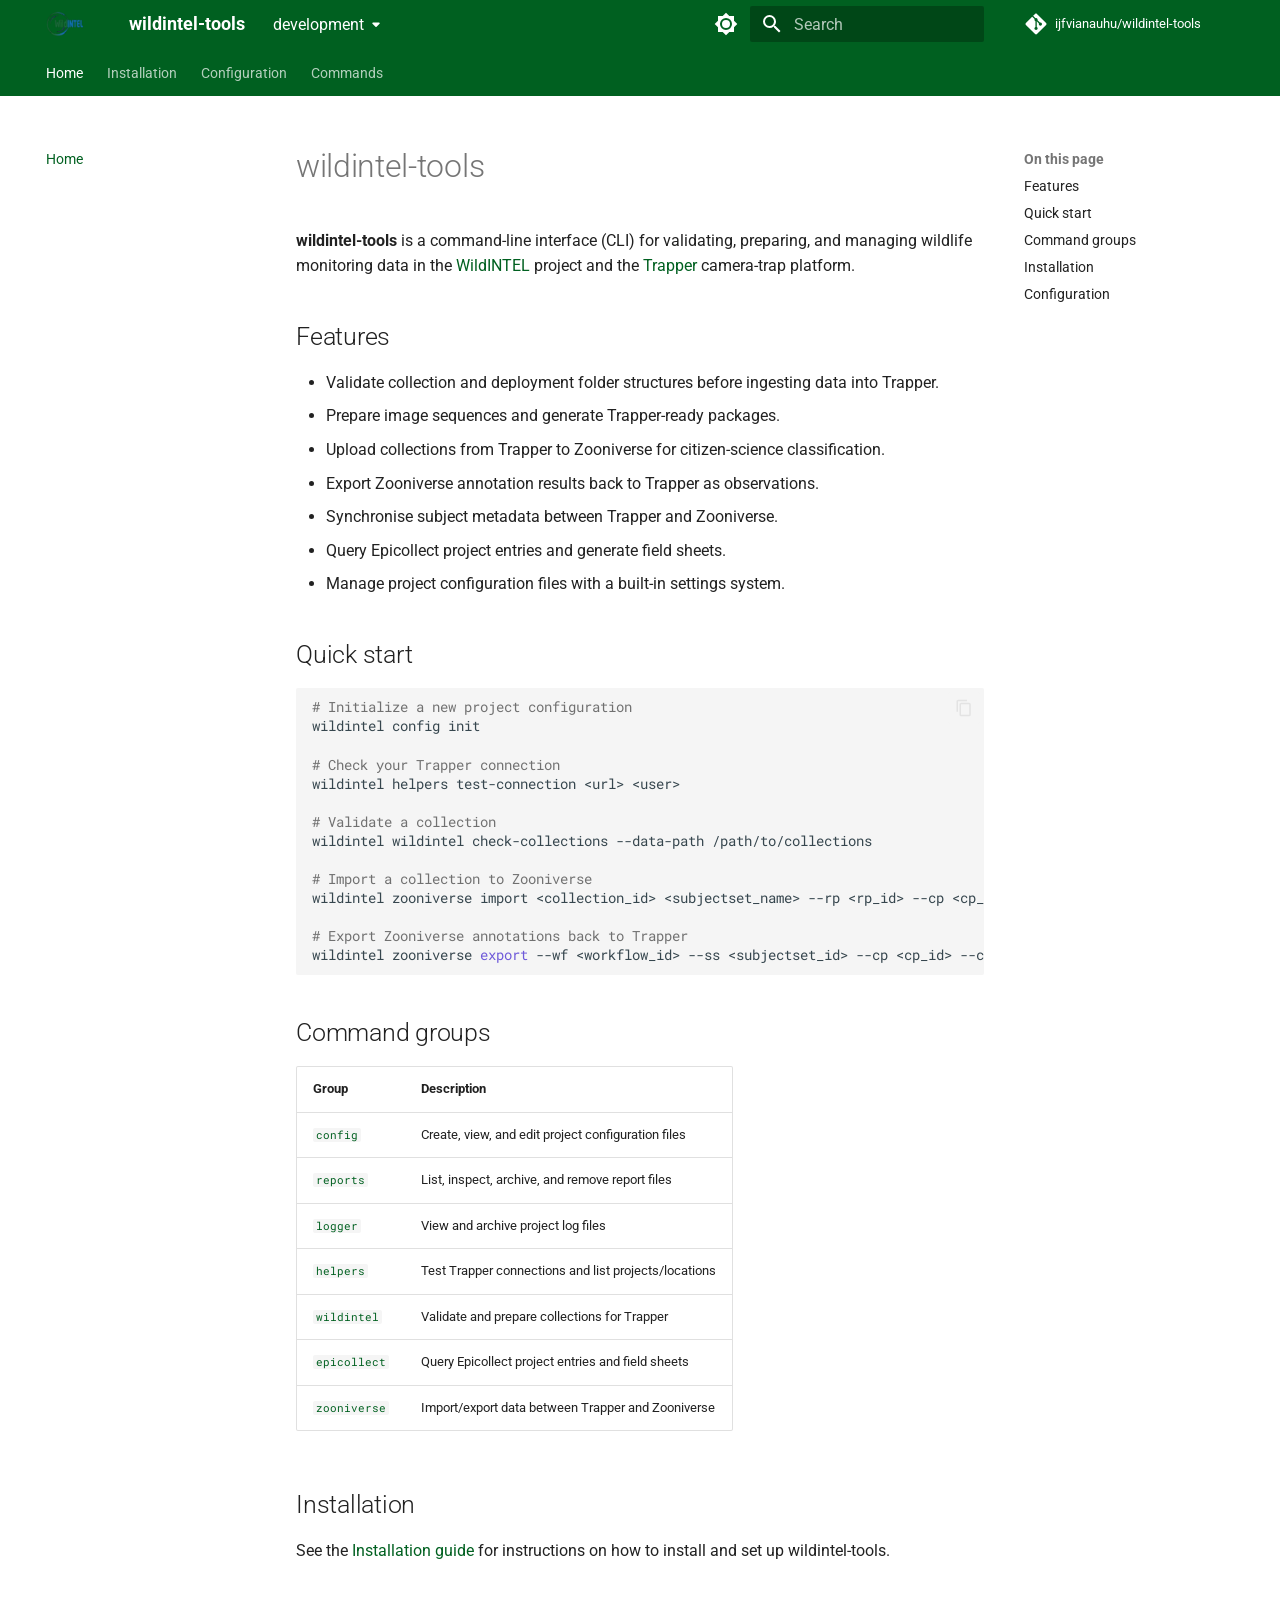
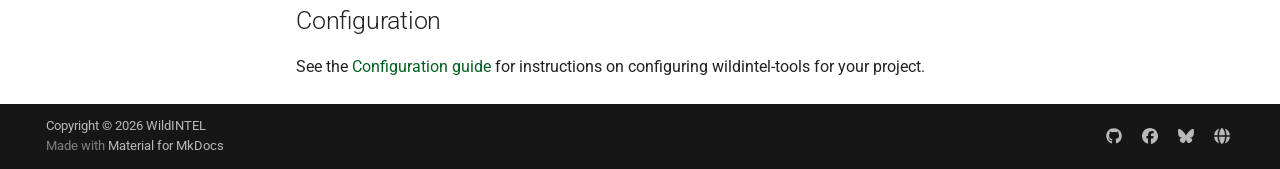
<file: development/index.html>
<!doctype html>
<html lang="en" class="no-js">
  <head>
    
      <meta charset="utf-8">
      <meta name="viewport" content="width=device-width,initial-scale=1">
      
        <meta name="description" content="Utilities for validating and preparing wildlife monitoring data for the WildINTEL project and Trapper platform">
      
      
      
        <link rel="canonical" href="https://ijfvianauhu.github.io/wildintel-tools/development/">
      
      
      
        <link rel="next" href="installation/">
      
      
        
      
      
      <link rel="icon" href="imgs/logo.png">
      <meta name="generator" content="mkdocs-1.6.1, mkdocs-material-9.7.6">
    
    
      
        <title>wildintel-tools</title>
      
    
    
      <link rel="stylesheet" href="assets/stylesheets/main.484c7ddc.min.css">
      
        
        <link rel="stylesheet" href="assets/stylesheets/palette.ab4e12ef.min.css">
      
      


    
    
      
    
    
      
        
        
        <link rel="preconnect" href="https://fonts.gstatic.com" crossorigin>
        <link rel="stylesheet" href="https://fonts.googleapis.com/css?family=Roboto:300,300i,400,400i,700,700i%7CRoboto+Mono:400,400i,700,700i&display=fallback">
        <style>:root{--md-text-font:"Roboto";--md-code-font:"Roboto Mono"}</style>
      
    
    
      <link rel="stylesheet" href="stylesheets/extras.css">
    
    <script>__md_scope=new URL(".",location),__md_hash=e=>[...e].reduce(((e,_)=>(e<<5)-e+_.charCodeAt(0)),0),__md_get=(e,_=localStorage,t=__md_scope)=>JSON.parse(_.getItem(t.pathname+"."+e)),__md_set=(e,_,t=localStorage,a=__md_scope)=>{try{t.setItem(a.pathname+"."+e,JSON.stringify(_))}catch(e){}}</script>
    
      

    
    
  </head>
  
  
    
    
      
    
    
    
    
    <body dir="ltr" data-md-color-scheme="default" data-md-color-primary="custom" data-md-color-accent="custom">
  
    
    <input class="md-toggle" data-md-toggle="drawer" type="checkbox" id="__drawer" autocomplete="off">
    <input class="md-toggle" data-md-toggle="search" type="checkbox" id="__search" autocomplete="off">
    <label class="md-overlay" for="__drawer"></label>
    <div data-md-component="skip">
      
        
        <a href="#wildintel-tools" class="md-skip">
          Skip to content
        </a>
      
    </div>
    <div data-md-component="announce">
      
    </div>
    
      <div data-md-color-scheme="default" data-md-component="outdated" hidden>
        
      </div>
    
    
      

<header class="md-header" data-md-component="header">
  <nav class="md-header__inner md-grid" aria-label="Header">
    <a href="." title="wildintel-tools" class="md-header__button md-logo" aria-label="wildintel-tools" data-md-component="logo">
      
  <img src="imgs/logo.png" alt="logo">

    </a>
    <label class="md-header__button md-icon" for="__drawer">
      
      <svg xmlns="http://www.w3.org/2000/svg" viewBox="0 0 24 24"><path d="M3 6h18v2H3zm0 5h18v2H3zm0 5h18v2H3z"/></svg>
    </label>
    <div class="md-header__title" data-md-component="header-title">
      <div class="md-header__ellipsis">
        <div class="md-header__topic">
          <span class="md-ellipsis">
            wildintel-tools
          </span>
        </div>
        <div class="md-header__topic" data-md-component="header-topic">
          <span class="md-ellipsis">
            
              Home
            
          </span>
        </div>
      </div>
    </div>
    
      
        <form class="md-header__option" data-md-component="palette">
  
    
    
    
    <input class="md-option" data-md-color-media="" data-md-color-scheme="default" data-md-color-primary="custom" data-md-color-accent="custom"  aria-label="Switch to dark mode"  type="radio" name="__palette" id="__palette_0">
    
      <label class="md-header__button md-icon" title="Switch to dark mode" for="__palette_1" hidden>
        <svg xmlns="http://www.w3.org/2000/svg" viewBox="0 0 24 24"><path d="M12 8a4 4 0 0 0-4 4 4 4 0 0 0 4 4 4 4 0 0 0 4-4 4 4 0 0 0-4-4m0 10a6 6 0 0 1-6-6 6 6 0 0 1 6-6 6 6 0 0 1 6 6 6 6 0 0 1-6 6m8-9.31V4h-4.69L12 .69 8.69 4H4v4.69L.69 12 4 15.31V20h4.69L12 23.31 15.31 20H20v-4.69L23.31 12z"/></svg>
      </label>
    
  
    
    
    
    <input class="md-option" data-md-color-media="" data-md-color-scheme="slate" data-md-color-primary="custom" data-md-color-accent="custom"  aria-label="Switch to light mode"  type="radio" name="__palette" id="__palette_1">
    
      <label class="md-header__button md-icon" title="Switch to light mode" for="__palette_0" hidden>
        <svg xmlns="http://www.w3.org/2000/svg" viewBox="0 0 24 24"><path d="M12 18c-.89 0-1.74-.2-2.5-.55C11.56 16.5 13 14.42 13 12s-1.44-4.5-3.5-5.45C10.26 6.2 11.11 6 12 6a6 6 0 0 1 6 6 6 6 0 0 1-6 6m8-9.31V4h-4.69L12 .69 8.69 4H4v4.69L.69 12 4 15.31V20h4.69L12 23.31 15.31 20H20v-4.69L23.31 12z"/></svg>
      </label>
    
  
</form>
      
    
    
      <script>var palette=__md_get("__palette");if(palette&&palette.color){if("(prefers-color-scheme)"===palette.color.media){var media=matchMedia("(prefers-color-scheme: light)"),input=document.querySelector(media.matches?"[data-md-color-media='(prefers-color-scheme: light)']":"[data-md-color-media='(prefers-color-scheme: dark)']");palette.color.media=input.getAttribute("data-md-color-media"),palette.color.scheme=input.getAttribute("data-md-color-scheme"),palette.color.primary=input.getAttribute("data-md-color-primary"),palette.color.accent=input.getAttribute("data-md-color-accent")}for(var[key,value]of Object.entries(palette.color))document.body.setAttribute("data-md-color-"+key,value)}</script>
    
    
    
      
      
        <label class="md-header__button md-icon" for="__search">
          
          <svg xmlns="http://www.w3.org/2000/svg" viewBox="0 0 24 24"><path d="M9.5 3A6.5 6.5 0 0 1 16 9.5c0 1.61-.59 3.09-1.56 4.23l.27.27h.79l5 5-1.5 1.5-5-5v-.79l-.27-.27A6.52 6.52 0 0 1 9.5 16 6.5 6.5 0 0 1 3 9.5 6.5 6.5 0 0 1 9.5 3m0 2C7 5 5 7 5 9.5S7 14 9.5 14 14 12 14 9.5 12 5 9.5 5"/></svg>
        </label>
        <div class="md-search" data-md-component="search" role="dialog">
  <label class="md-search__overlay" for="__search"></label>
  <div class="md-search__inner" role="search">
    <form class="md-search__form" name="search">
      <input type="text" class="md-search__input" name="query" aria-label="Search" placeholder="Search" autocapitalize="off" autocorrect="off" autocomplete="off" spellcheck="false" data-md-component="search-query" required>
      <label class="md-search__icon md-icon" for="__search">
        
        <svg xmlns="http://www.w3.org/2000/svg" viewBox="0 0 24 24"><path d="M9.5 3A6.5 6.5 0 0 1 16 9.5c0 1.61-.59 3.09-1.56 4.23l.27.27h.79l5 5-1.5 1.5-5-5v-.79l-.27-.27A6.52 6.52 0 0 1 9.5 16 6.5 6.5 0 0 1 3 9.5 6.5 6.5 0 0 1 9.5 3m0 2C7 5 5 7 5 9.5S7 14 9.5 14 14 12 14 9.5 12 5 9.5 5"/></svg>
        
        <svg xmlns="http://www.w3.org/2000/svg" viewBox="0 0 24 24"><path d="M20 11v2H8l5.5 5.5-1.42 1.42L4.16 12l7.92-7.92L13.5 5.5 8 11z"/></svg>
      </label>
      <nav class="md-search__options" aria-label="Search">
        
        <button type="reset" class="md-search__icon md-icon" title="Clear" aria-label="Clear" tabindex="-1">
          
          <svg xmlns="http://www.w3.org/2000/svg" viewBox="0 0 24 24"><path d="M19 6.41 17.59 5 12 10.59 6.41 5 5 6.41 10.59 12 5 17.59 6.41 19 12 13.41 17.59 19 19 17.59 13.41 12z"/></svg>
        </button>
      </nav>
      
    </form>
    <div class="md-search__output">
      <div class="md-search__scrollwrap" tabindex="0" data-md-scrollfix>
        <div class="md-search-result" data-md-component="search-result">
          <div class="md-search-result__meta">
            Initializing search
          </div>
          <ol class="md-search-result__list" role="presentation"></ol>
        </div>
      </div>
    </div>
  </div>
</div>
      
    
    
      <div class="md-header__source">
        <a href="https://github.com/ijfvianauhu/wildintel-tools" title="Go to repository" class="md-source" data-md-component="source">
  <div class="md-source__icon md-icon">
    
    <svg xmlns="http://www.w3.org/2000/svg" viewBox="0 0 448 512"><!--! Font Awesome Free 7.1.0 by @fontawesome - https://fontawesome.com License - https://fontawesome.com/license/free (Icons: CC BY 4.0, Fonts: SIL OFL 1.1, Code: MIT License) Copyright 2025 Fonticons, Inc.--><path d="M439.6 236.1 244 40.5c-5.4-5.5-12.8-8.5-20.4-8.5s-15 3-20.4 8.4L162.5 81l51.5 51.5c27.1-9.1 52.7 16.8 43.4 43.7l49.7 49.7c34.2-11.8 61.2 31 35.5 56.7-26.5 26.5-70.2-2.9-56-37.3L240.3 199v121.9c25.3 12.5 22.3 41.8 9.1 55-6.4 6.4-15.2 10.1-24.3 10.1s-17.8-3.6-24.3-10.1c-17.6-17.6-11.1-46.9 11.2-56v-123c-20.8-8.5-24.6-30.7-18.6-45L142.6 101 8.5 235.1C3 240.6 0 247.9 0 255.5s3 15 8.5 20.4l195.6 195.7c5.4 5.4 12.7 8.4 20.4 8.4s15-3 20.4-8.4l194.7-194.7c5.4-5.4 8.4-12.8 8.4-20.4s-3-15-8.4-20.4"/></svg>
  </div>
  <div class="md-source__repository">
    ijfvianauhu/wildintel-tools
  </div>
</a>
      </div>
    
  </nav>
  
</header>
    
    <div class="md-container" data-md-component="container">
      
      
        
          
            
<nav class="md-tabs" aria-label="Tabs" data-md-component="tabs">
  <div class="md-grid">
    <ul class="md-tabs__list">
      
        
  
  
  
    
  
  
    <li class="md-tabs__item md-tabs__item--active">
      <a href="." class="md-tabs__link">
        
  
  
    
  
  Home

      </a>
    </li>
  

      
        
  
  
  
  
    <li class="md-tabs__item">
      <a href="installation/" class="md-tabs__link">
        
  
  
    
  
  Installation

      </a>
    </li>
  

      
        
  
  
  
  
    <li class="md-tabs__item">
      <a href="configuration/" class="md-tabs__link">
        
  
  
    
  
  Configuration

      </a>
    </li>
  

      
        
  
  
  
  
    
    
      <li class="md-tabs__item">
        <a href="commands/config/" class="md-tabs__link">
          
  
  
  Commands

        </a>
      </li>
    
  

      
    </ul>
  </div>
</nav>
          
        
      
      <main class="md-main" data-md-component="main">
        <div class="md-main__inner md-grid">
          
            
              
              <div class="md-sidebar md-sidebar--primary" data-md-component="sidebar" data-md-type="navigation" >
                <div class="md-sidebar__scrollwrap">
                  <div class="md-sidebar__inner">
                    


  


<nav class="md-nav md-nav--primary md-nav--lifted" aria-label="Navigation" data-md-level="0">
  <label class="md-nav__title" for="__drawer">
    <a href="." title="wildintel-tools" class="md-nav__button md-logo" aria-label="wildintel-tools" data-md-component="logo">
      
  <img src="imgs/logo.png" alt="logo">

    </a>
    wildintel-tools
  </label>
  
    <div class="md-nav__source">
      <a href="https://github.com/ijfvianauhu/wildintel-tools" title="Go to repository" class="md-source" data-md-component="source">
  <div class="md-source__icon md-icon">
    
    <svg xmlns="http://www.w3.org/2000/svg" viewBox="0 0 448 512"><!--! Font Awesome Free 7.1.0 by @fontawesome - https://fontawesome.com License - https://fontawesome.com/license/free (Icons: CC BY 4.0, Fonts: SIL OFL 1.1, Code: MIT License) Copyright 2025 Fonticons, Inc.--><path d="M439.6 236.1 244 40.5c-5.4-5.5-12.8-8.5-20.4-8.5s-15 3-20.4 8.4L162.5 81l51.5 51.5c27.1-9.1 52.7 16.8 43.4 43.7l49.7 49.7c34.2-11.8 61.2 31 35.5 56.7-26.5 26.5-70.2-2.9-56-37.3L240.3 199v121.9c25.3 12.5 22.3 41.8 9.1 55-6.4 6.4-15.2 10.1-24.3 10.1s-17.8-3.6-24.3-10.1c-17.6-17.6-11.1-46.9 11.2-56v-123c-20.8-8.5-24.6-30.7-18.6-45L142.6 101 8.5 235.1C3 240.6 0 247.9 0 255.5s3 15 8.5 20.4l195.6 195.7c5.4 5.4 12.7 8.4 20.4 8.4s15-3 20.4-8.4l194.7-194.7c5.4-5.4 8.4-12.8 8.4-20.4s-3-15-8.4-20.4"/></svg>
  </div>
  <div class="md-source__repository">
    ijfvianauhu/wildintel-tools
  </div>
</a>
    </div>
  
  <ul class="md-nav__list" data-md-scrollfix>
    
      
      
  
  
    
  
  
  
    <li class="md-nav__item md-nav__item--active">
      
      <input class="md-nav__toggle md-toggle" type="checkbox" id="__toc">
      
      
        
      
      
        <label class="md-nav__link md-nav__link--active" for="__toc">
          
  
  
  <span class="md-ellipsis">
    
  
    Home
  

    
  </span>
  
  

          <span class="md-nav__icon md-icon"></span>
        </label>
      
      <a href="." class="md-nav__link md-nav__link--active">
        
  
  
  <span class="md-ellipsis">
    
  
    Home
  

    
  </span>
  
  

      </a>
      
        

  

<nav class="md-nav md-nav--secondary" aria-label="On this page">
  
  
  
    
  
  
    <label class="md-nav__title" for="__toc">
      <span class="md-nav__icon md-icon"></span>
      On this page
    </label>
    <ul class="md-nav__list" data-md-component="toc" data-md-scrollfix>
      
        <li class="md-nav__item">
  <a href="#features" class="md-nav__link">
    <span class="md-ellipsis">
      
        Features
      
    </span>
  </a>
  
</li>
      
        <li class="md-nav__item">
  <a href="#quick-start" class="md-nav__link">
    <span class="md-ellipsis">
      
        Quick start
      
    </span>
  </a>
  
</li>
      
        <li class="md-nav__item">
  <a href="#command-groups" class="md-nav__link">
    <span class="md-ellipsis">
      
        Command groups
      
    </span>
  </a>
  
</li>
      
        <li class="md-nav__item">
  <a href="#installation" class="md-nav__link">
    <span class="md-ellipsis">
      
        Installation
      
    </span>
  </a>
  
</li>
      
        <li class="md-nav__item">
  <a href="#configuration" class="md-nav__link">
    <span class="md-ellipsis">
      
        Configuration
      
    </span>
  </a>
  
</li>
      
    </ul>
  
</nav>
      
    </li>
  

    
      
      
  
  
  
  
    <li class="md-nav__item">
      <a href="installation/" class="md-nav__link">
        
  
  
  <span class="md-ellipsis">
    
  
    Installation
  

    
  </span>
  
  

      </a>
    </li>
  

    
      
      
  
  
  
  
    <li class="md-nav__item">
      <a href="configuration/" class="md-nav__link">
        
  
  
  <span class="md-ellipsis">
    
  
    Configuration
  

    
  </span>
  
  

      </a>
    </li>
  

    
      
      
  
  
  
  
    
    
    
    
      
      
        
      
    
    
    <li class="md-nav__item md-nav__item--nested">
      
        
        
        <input class="md-nav__toggle md-toggle " type="checkbox" id="__nav_4" >
        
          
          <label class="md-nav__link" for="__nav_4" id="__nav_4_label" tabindex="0">
            
  
  
  <span class="md-ellipsis">
    
  
    Commands
  

    
  </span>
  
  

            <span class="md-nav__icon md-icon"></span>
          </label>
        
        <nav class="md-nav" data-md-level="1" aria-labelledby="__nav_4_label" aria-expanded="false">
          <label class="md-nav__title" for="__nav_4">
            <span class="md-nav__icon md-icon"></span>
            
  
    Commands
  

          </label>
          <ul class="md-nav__list" data-md-scrollfix>
            
              
                
  
  
  
  
    <li class="md-nav__item">
      <a href="commands/config/" class="md-nav__link">
        
  
  
  <span class="md-ellipsis">
    
  
    config
  

    
  </span>
  
  

      </a>
    </li>
  

              
            
              
                
  
  
  
  
    <li class="md-nav__item">
      <a href="commands/reports/" class="md-nav__link">
        
  
  
  <span class="md-ellipsis">
    
  
    reports
  

    
  </span>
  
  

      </a>
    </li>
  

              
            
              
                
  
  
  
  
    <li class="md-nav__item">
      <a href="commands/logger/" class="md-nav__link">
        
  
  
  <span class="md-ellipsis">
    
  
    logger
  

    
  </span>
  
  

      </a>
    </li>
  

              
            
              
                
  
  
  
  
    <li class="md-nav__item">
      <a href="commands/helpers/" class="md-nav__link">
        
  
  
  <span class="md-ellipsis">
    
  
    helpers
  

    
  </span>
  
  

      </a>
    </li>
  

              
            
              
                
  
  
  
  
    <li class="md-nav__item">
      <a href="commands/wildintel/" class="md-nav__link">
        
  
  
  <span class="md-ellipsis">
    
  
    wildintel
  

    
  </span>
  
  

      </a>
    </li>
  

              
            
              
                
  
  
  
  
    <li class="md-nav__item">
      <a href="commands/epicollect/" class="md-nav__link">
        
  
  
  <span class="md-ellipsis">
    
  
    epicollect
  

    
  </span>
  
  

      </a>
    </li>
  

              
            
              
                
  
  
  
  
    <li class="md-nav__item">
      <a href="commands/zooniverse/" class="md-nav__link">
        
  
  
  <span class="md-ellipsis">
    
  
    zooniverse
  

    
  </span>
  
  

      </a>
    </li>
  

              
            
          </ul>
        </nav>
      
    </li>
  

    
  </ul>
</nav>
                  </div>
                </div>
              </div>
            
            
              
              <div class="md-sidebar md-sidebar--secondary" data-md-component="sidebar" data-md-type="toc" >
                <div class="md-sidebar__scrollwrap">
                  <div class="md-sidebar__inner">
                    

  

<nav class="md-nav md-nav--secondary" aria-label="On this page">
  
  
  
    
  
  
    <label class="md-nav__title" for="__toc">
      <span class="md-nav__icon md-icon"></span>
      On this page
    </label>
    <ul class="md-nav__list" data-md-component="toc" data-md-scrollfix>
      
        <li class="md-nav__item">
  <a href="#features" class="md-nav__link">
    <span class="md-ellipsis">
      
        Features
      
    </span>
  </a>
  
</li>
      
        <li class="md-nav__item">
  <a href="#quick-start" class="md-nav__link">
    <span class="md-ellipsis">
      
        Quick start
      
    </span>
  </a>
  
</li>
      
        <li class="md-nav__item">
  <a href="#command-groups" class="md-nav__link">
    <span class="md-ellipsis">
      
        Command groups
      
    </span>
  </a>
  
</li>
      
        <li class="md-nav__item">
  <a href="#installation" class="md-nav__link">
    <span class="md-ellipsis">
      
        Installation
      
    </span>
  </a>
  
</li>
      
        <li class="md-nav__item">
  <a href="#configuration" class="md-nav__link">
    <span class="md-ellipsis">
      
        Configuration
      
    </span>
  </a>
  
</li>
      
    </ul>
  
</nav>
                  </div>
                </div>
              </div>
            
          
          
            <div class="md-content" data-md-component="content">
              
              <article class="md-content__inner md-typeset">
                
                  


  
  


<h1 id="wildintel-tools">wildintel-tools</h1>
<p><strong>wildintel-tools</strong> is a command-line interface (CLI) for validating, preparing, and managing wildlife monitoring data in the <a href="https://wildintel.uhu.es">WildINTEL</a> project and the <a href="https://trapper-project.org">Trapper</a> camera-trap platform.</p>
<h2 id="features">Features</h2>
<ul>
<li>Validate collection and deployment folder structures before ingesting data into Trapper.</li>
<li>Prepare image sequences and generate Trapper-ready packages.</li>
<li>Upload collections from Trapper to Zooniverse for citizen-science classification.</li>
<li>Export Zooniverse annotation results back to Trapper as observations.</li>
<li>Synchronise subject metadata between Trapper and Zooniverse.</li>
<li>Query Epicollect project entries and generate field sheets.</li>
<li>Manage project configuration files with a built-in settings system.</li>
</ul>
<h2 id="quick-start">Quick start</h2>
<div class="highlight"><pre><span></span><code><a id="__codelineno-0-1" name="__codelineno-0-1" href="#__codelineno-0-1"></a><span class="c1"># Initialize a new project configuration</span>
<a id="__codelineno-0-2" name="__codelineno-0-2" href="#__codelineno-0-2"></a>wildintel<span class="w"> </span>config<span class="w"> </span>init
<a id="__codelineno-0-3" name="__codelineno-0-3" href="#__codelineno-0-3"></a>
<a id="__codelineno-0-4" name="__codelineno-0-4" href="#__codelineno-0-4"></a><span class="c1"># Check your Trapper connection</span>
<a id="__codelineno-0-5" name="__codelineno-0-5" href="#__codelineno-0-5"></a>wildintel<span class="w"> </span>helpers<span class="w"> </span>test-connection<span class="w"> </span>&lt;url&gt;<span class="w"> </span>&lt;user&gt;
<a id="__codelineno-0-6" name="__codelineno-0-6" href="#__codelineno-0-6"></a>
<a id="__codelineno-0-7" name="__codelineno-0-7" href="#__codelineno-0-7"></a><span class="c1"># Validate a collection</span>
<a id="__codelineno-0-8" name="__codelineno-0-8" href="#__codelineno-0-8"></a>wildintel<span class="w"> </span>wildintel<span class="w"> </span>check-collections<span class="w"> </span>--data-path<span class="w"> </span>/path/to/collections
<a id="__codelineno-0-9" name="__codelineno-0-9" href="#__codelineno-0-9"></a>
<a id="__codelineno-0-10" name="__codelineno-0-10" href="#__codelineno-0-10"></a><span class="c1"># Import a collection to Zooniverse</span>
<a id="__codelineno-0-11" name="__codelineno-0-11" href="#__codelineno-0-11"></a>wildintel<span class="w"> </span>zooniverse<span class="w"> </span>import<span class="w"> </span>&lt;collection_id&gt;<span class="w"> </span>&lt;subjectset_name&gt;<span class="w"> </span>--rp<span class="w"> </span>&lt;rp_id&gt;<span class="w"> </span>--cp<span class="w"> </span>&lt;cp_id&gt;
<a id="__codelineno-0-12" name="__codelineno-0-12" href="#__codelineno-0-12"></a>
<a id="__codelineno-0-13" name="__codelineno-0-13" href="#__codelineno-0-13"></a><span class="c1"># Export Zooniverse annotations back to Trapper</span>
<a id="__codelineno-0-14" name="__codelineno-0-14" href="#__codelineno-0-14"></a>wildintel<span class="w"> </span>zooniverse<span class="w"> </span><span class="nb">export</span><span class="w"> </span>--wf<span class="w"> </span>&lt;workflow_id&gt;<span class="w"> </span>--ss<span class="w"> </span>&lt;subjectset_id&gt;<span class="w"> </span>--cp<span class="w"> </span>&lt;cp_id&gt;<span class="w"> </span>--collection<span class="w"> </span>&lt;collection_id&gt;
</code></pre></div>
<h2 id="command-groups">Command groups</h2>
<table>
<thead>
<tr>
<th>Group</th>
<th>Description</th>
</tr>
</thead>
<tbody>
<tr>
<td><a href="commands/config/"><code>config</code></a></td>
<td>Create, view, and edit project configuration files</td>
</tr>
<tr>
<td><a href="commands/reports/"><code>reports</code></a></td>
<td>List, inspect, archive, and remove report files</td>
</tr>
<tr>
<td><a href="commands/logger/"><code>logger</code></a></td>
<td>View and archive project log files</td>
</tr>
<tr>
<td><a href="commands/helpers/"><code>helpers</code></a></td>
<td>Test Trapper connections and list projects/locations</td>
</tr>
<tr>
<td><a href="commands/wildintel/"><code>wildintel</code></a></td>
<td>Validate and prepare collections for Trapper</td>
</tr>
<tr>
<td><a href="commands/epicollect/"><code>epicollect</code></a></td>
<td>Query Epicollect project entries and field sheets</td>
</tr>
<tr>
<td><a href="commands/zooniverse/"><code>zooniverse</code></a></td>
<td>Import/export data between Trapper and Zooniverse</td>
</tr>
</tbody>
</table>
<h2 id="installation">Installation</h2>
<p>See the <a href="installation/">Installation guide</a> for instructions on how to install and set up wildintel-tools.</p>
<h2 id="configuration">Configuration</h2>
<p>See the <a href="configuration/">Configuration guide</a> for instructions on configuring wildintel-tools for your project.</p>












                
              </article>
            </div>
          
          
<script>var target=document.getElementById(location.hash.slice(1));target&&target.name&&(target.checked=target.name.startsWith("__tabbed_"))</script>
        </div>
        
          <button type="button" class="md-top md-icon" data-md-component="top" hidden>
  
  <svg xmlns="http://www.w3.org/2000/svg" viewBox="0 0 24 24"><path d="M13 20h-2V8l-5.5 5.5-1.42-1.42L12 4.16l7.92 7.92-1.42 1.42L13 8z"/></svg>
  Back to top
</button>
        
      </main>
      
        <footer class="md-footer">
  
  <div class="md-footer-meta md-typeset">
    <div class="md-footer-meta__inner md-grid">
      <div class="md-copyright">
  
    <div class="md-copyright__highlight">
      Copyright &copy; 2026 <a href="https://wildintel.eu/">WildINTEL</a>
    </div>
  
  
    Made with
    <a href="https://squidfunk.github.io/mkdocs-material/" target="_blank" rel="noopener">
      Material for MkDocs
    </a>
  
</div>
      
        
<div class="md-social">
  
    
    
    
    
    <a href="https://github.com/wildintelproject" target="_blank" rel="noopener" title="WildINTEL on GitHub" class="md-social__link">
      <svg xmlns="http://www.w3.org/2000/svg" viewBox="0 0 512 512"><!--! Font Awesome Free 7.1.0 by @fontawesome - https://fontawesome.com License - https://fontawesome.com/license/free (Icons: CC BY 4.0, Fonts: SIL OFL 1.1, Code: MIT License) Copyright 2025 Fonticons, Inc.--><path d="M173.9 397.4c0 2-2.3 3.6-5.2 3.6-3.3.3-5.6-1.3-5.6-3.6 0-2 2.3-3.6 5.2-3.6 3-.3 5.6 1.3 5.6 3.6m-31.1-4.5c-.7 2 1.3 4.3 4.3 4.9 2.6 1 5.6 0 6.2-2s-1.3-4.3-4.3-5.2c-2.6-.7-5.5.3-6.2 2.3m44.2-1.7c-2.9.7-4.9 2.6-4.6 4.9.3 2 2.9 3.3 5.9 2.6 2.9-.7 4.9-2.6 4.6-4.6-.3-1.9-3-3.2-5.9-2.9M252.8 8C114.1 8 8 113.3 8 252c0 110.9 69.8 205.8 169.5 239.2 12.8 2.3 17.3-5.6 17.3-12.1 0-6.2-.3-40.4-.3-61.4 0 0-70 15-84.7-29.8 0 0-11.4-29.1-27.8-36.6 0 0-22.9-15.7 1.6-15.4 0 0 24.9 2 38.6 25.8 21.9 38.6 58.6 27.5 72.9 20.9 2.3-16 8.8-27.1 16-33.7-55.9-6.2-112.3-14.3-112.3-110.5 0-27.5 7.6-41.3 23.6-58.9-2.6-6.5-11.1-33.3 2.6-67.9 20.9-6.5 69 27 69 27 20-5.6 41.5-8.5 62.8-8.5s42.8 2.9 62.8 8.5c0 0 48.1-33.6 69-27 13.7 34.7 5.2 61.4 2.6 67.9 16 17.7 25.8 31.5 25.8 58.9 0 96.5-58.9 104.2-114.8 110.5 9.2 7.9 17 22.9 17 46.4 0 33.7-.3 75.4-.3 83.6 0 6.5 4.6 14.4 17.3 12.1C436.2 457.8 504 362.9 504 252 504 113.3 391.5 8 252.8 8M105.2 352.9c-1.3 1-1 3.3.7 5.2 1.6 1.6 3.9 2.3 5.2 1 1.3-1 1-3.3-.7-5.2-1.6-1.6-3.9-2.3-5.2-1m-10.8-8.1c-.7 1.3.3 2.9 2.3 3.9 1.6 1 3.6.7 4.3-.7.7-1.3-.3-2.9-2.3-3.9-2-.6-3.6-.3-4.3.7m32.4 35.6c-1.6 1.3-1 4.3 1.3 6.2 2.3 2.3 5.2 2.6 6.5 1 1.3-1.3.7-4.3-1.3-6.2-2.2-2.3-5.2-2.6-6.5-1m-11.4-14.7c-1.6 1-1.6 3.6 0 5.9s4.3 3.3 5.6 2.3c1.6-1.3 1.6-3.9 0-6.2-1.4-2.3-4-3.3-5.6-2"/></svg>
    </a>
  
    
    
    
    
    <a href="https://www.facebook.com/people/WildIntel/61556603674655/" target="_blank" rel="noopener" title="WildINTEL on Facebook" class="md-social__link">
      <svg xmlns="http://www.w3.org/2000/svg" viewBox="0 0 512 512"><!--! Font Awesome Free 7.1.0 by @fontawesome - https://fontawesome.com License - https://fontawesome.com/license/free (Icons: CC BY 4.0, Fonts: SIL OFL 1.1, Code: MIT License) Copyright 2025 Fonticons, Inc.--><path d="M512 256C512 114.6 397.4 0 256 0S0 114.6 0 256c0 120 82.7 220.8 194.2 248.5V334.2h-52.8V256h52.8v-33.7c0-87.1 39.4-127.5 125-127.5 16.2 0 44.2 3.2 55.7 6.4V172c-6-.6-16.5-1-29.6-1-42 0-58.2 15.9-58.2 57.2V256h83.6l-14.4 78.2H287v175.9C413.8 494.8 512 386.9 512 256"/></svg>
    </a>
  
    
    
    
    
    <a href="https://bsky.app/profile/wildintel.bsky.social" target="_blank" rel="noopener" title="WildINTEL on Bluesky" class="md-social__link">
      <svg xmlns="http://www.w3.org/2000/svg" viewBox="0 0 24 24"><path d="M5.202 2.857C7.954 4.922 10.913 9.11 12 11.358c1.087-2.247 4.046-6.436 6.798-8.501C20.783 1.366 24 .213 24 3.883c0 .732-.42 6.156-.667 7.037-.856 3.061-3.978 3.842-6.755 3.37 4.854.826 6.089 3.562 3.422 6.299-5.065 5.196-7.28-1.304-7.847-2.97-.104-.305-.152-.448-.153-.327 0-.121-.05.022-.153.327-.568 1.666-2.782 8.166-7.847 2.97-2.667-2.737-1.432-5.473 3.422-6.3-2.777.473-5.899-.308-6.755-3.369C.42 10.04 0 4.615 0 3.883c0-3.67 3.217-2.517 5.202-1.026"/></svg>
    </a>
  
    
    
    
    
    <a href="https://wildintel.eu/" target="_blank" rel="noopener" title="WildINTEL website" class="md-social__link">
      <svg xmlns="http://www.w3.org/2000/svg" viewBox="0 0 512 512"><!--! Font Awesome Free 7.1.0 by @fontawesome - https://fontawesome.com License - https://fontawesome.com/license/free (Icons: CC BY 4.0, Fonts: SIL OFL 1.1, Code: MIT License) Copyright 2025 Fonticons, Inc.--><path d="M351.9 280H161c2.9 64.5 17.2 123.9 37.5 167.4 11.4 24.5 23.7 41.8 35.1 52.4 11.2 10.5 18.9 12.2 22.9 12.2s11.7-1.7 22.9-12.2c11.4-10.6 23.7-28 35.1-52.4 20.3-43.5 34.6-102.9 37.5-167.4zm-191-48h190.9c-2.8-64.5-17.1-123.9-37.4-167.4-11.4-24.4-23.7-41.8-35.1-52.4C268.1 1.7 260.4 0 256.4 0s-11.7 1.7-22.9 12.2c-11.4 10.6-23.7 28-35.1 52.4-20.3 43.5-34.6 102.9-37.5 167.4m-48 0c3.5-85.6 25.6-165.1 57.9-217.3C78.7 47.3 10.9 131.2 1.5 232zM1.5 280c9.4 100.8 77.2 184.7 169.3 217.3-32.3-52.2-54.4-131.7-57.9-217.3zm398.4 0c-3.5 85.6-25.6 165.1-57.9 217.3 92.1-32.7 159.9-116.5 169.3-217.3zm111.4-48C501.9 131.2 434.1 47.3 342 14.7c32.3 52.2 54.4 131.7 57.9 217.3z"/></svg>
    </a>
  
</div>
      
    </div>
  </div>
</footer>
      
    </div>
    <div class="md-dialog" data-md-component="dialog">
      <div class="md-dialog__inner md-typeset"></div>
    </div>
    
    
    
      
      
      <script id="__config" type="application/json">{"annotate": null, "base": ".", "features": ["navigation.tabs", "navigation.sections", "navigation.top", "search.highlight", "content.code.copy", "content.code.annotate"], "search": "assets/javascripts/workers/search.2c215733.min.js", "tags": null, "translations": {"clipboard.copied": "Copied to clipboard", "clipboard.copy": "Copy to clipboard", "search.result.more.one": "1 more on this page", "search.result.more.other": "# more on this page", "search.result.none": "No matching documents", "search.result.one": "1 matching document", "search.result.other": "# matching documents", "search.result.placeholder": "Type to start searching", "search.result.term.missing": "Missing", "select.version": "Select version"}, "version": {"default": "latest", "provider": "mike"}}</script>
    
    
      <script src="assets/javascripts/bundle.79ae519e.min.js"></script>
      
    
  </body>
</html>
</file>
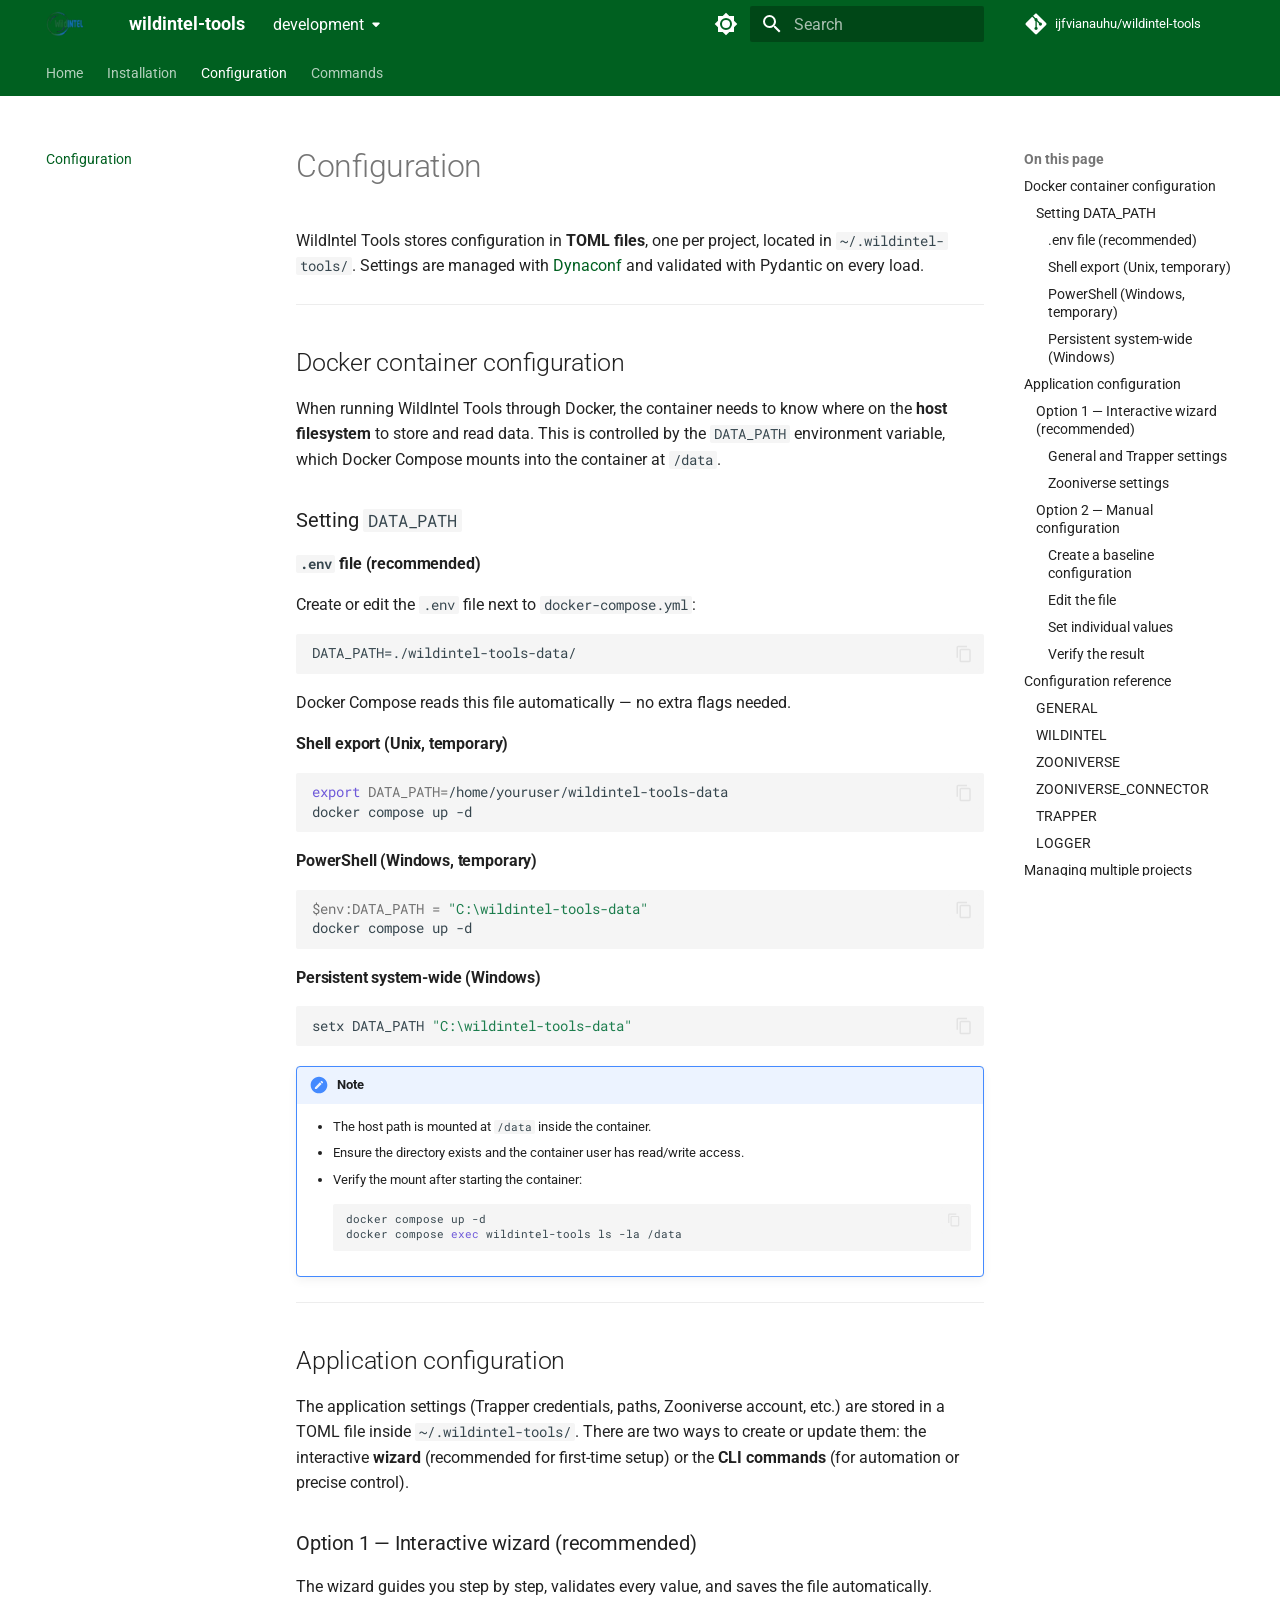
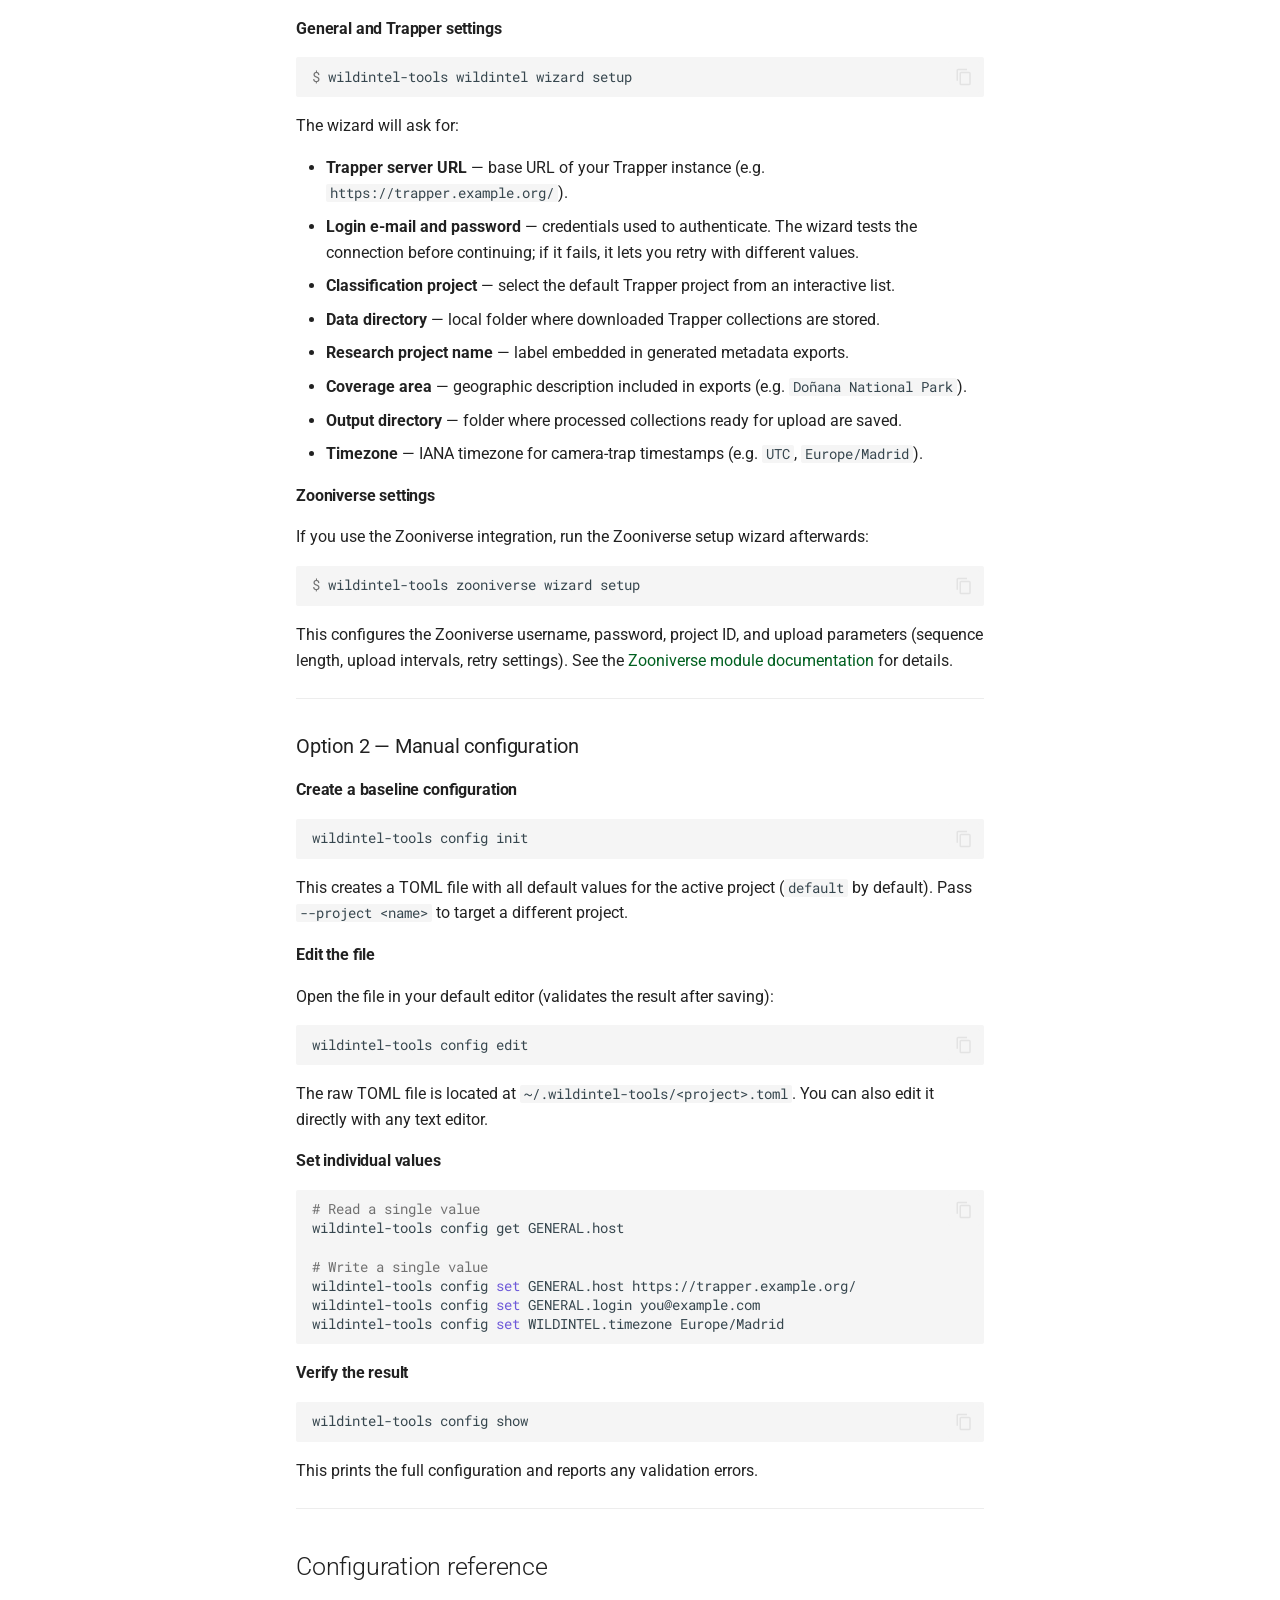
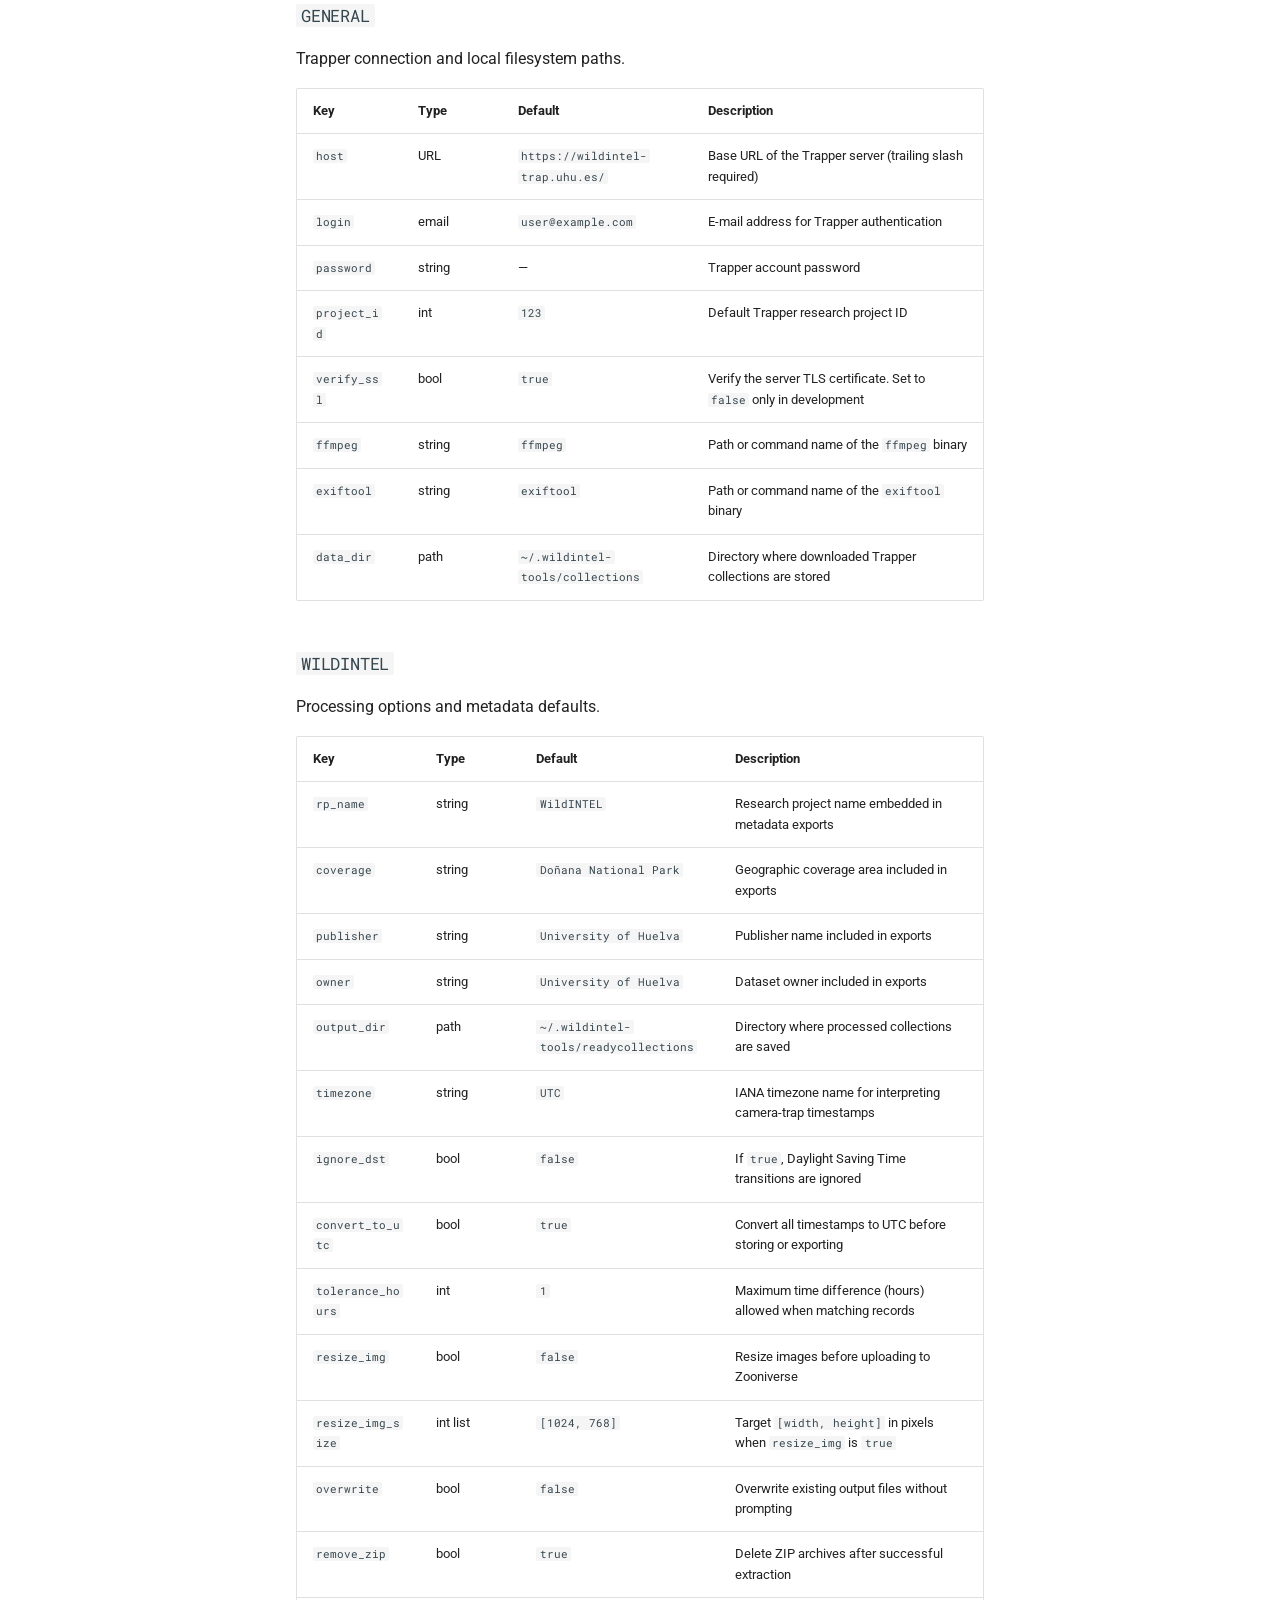
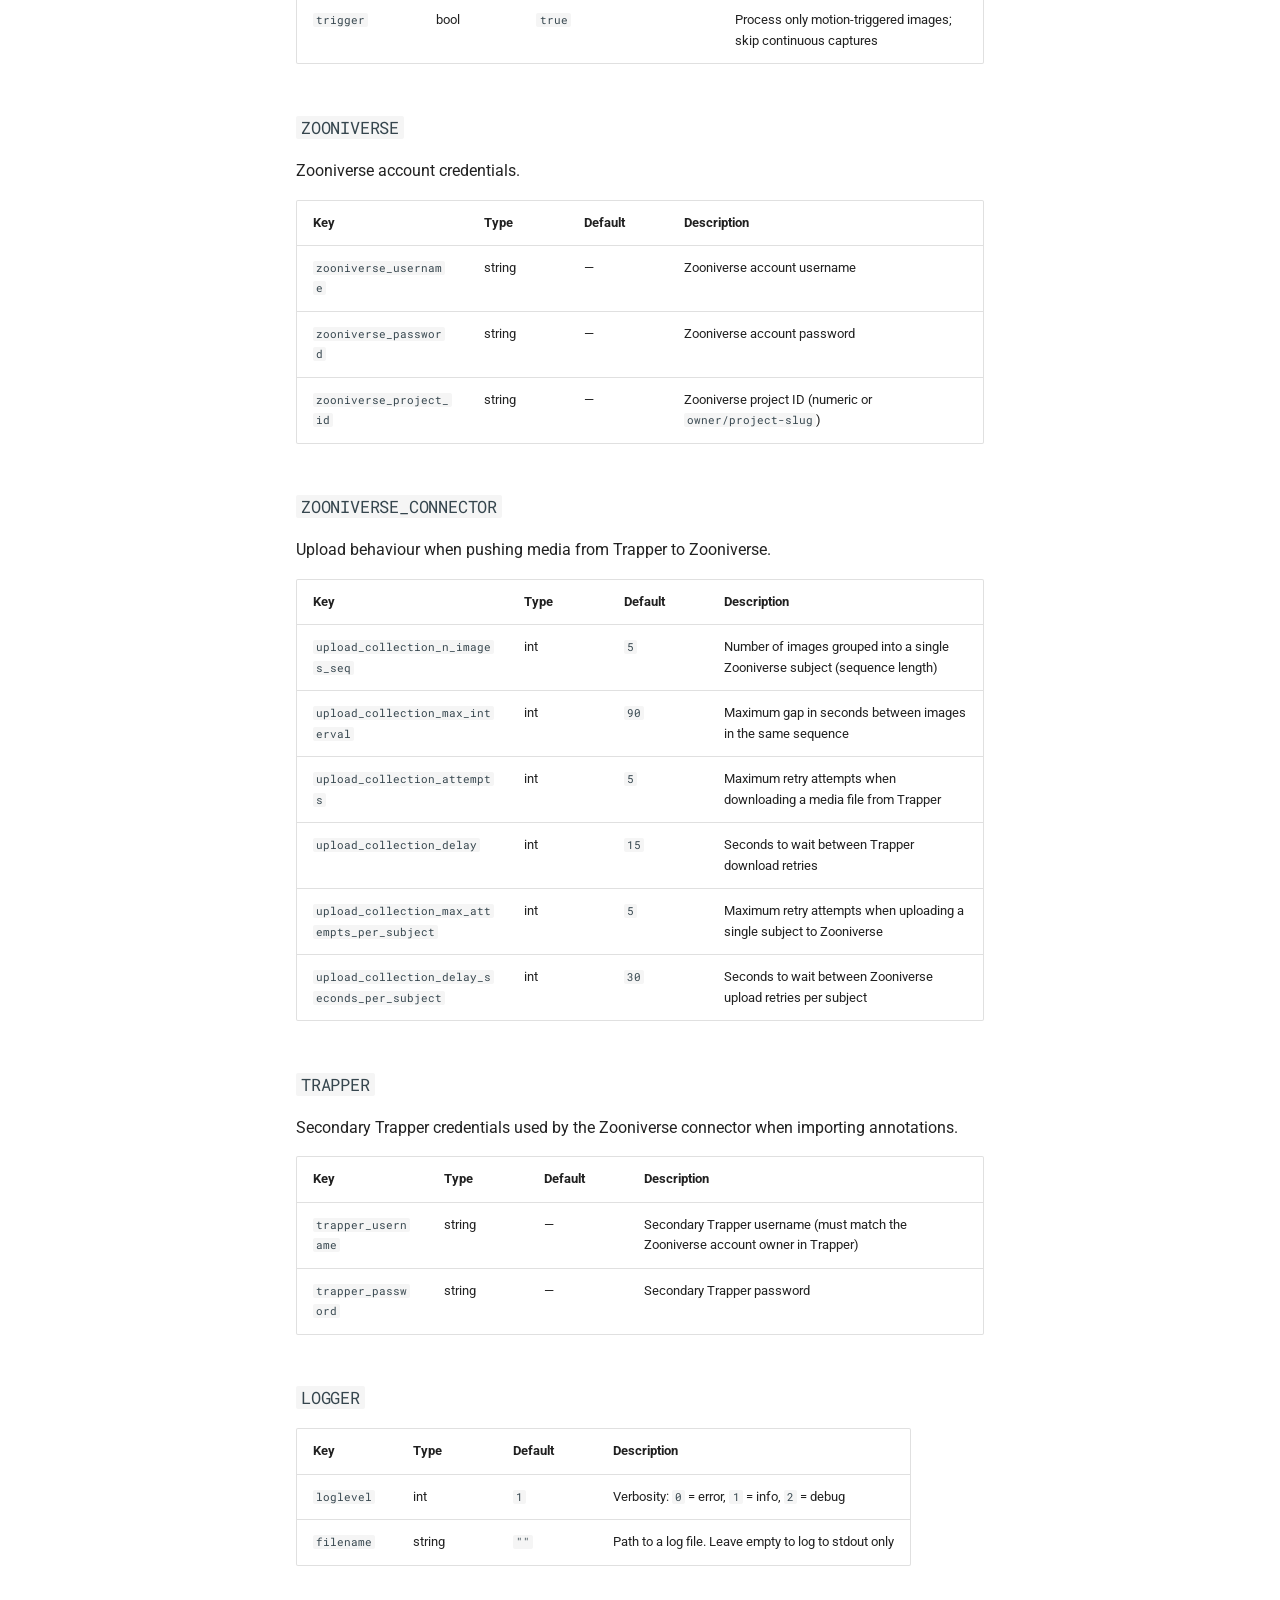
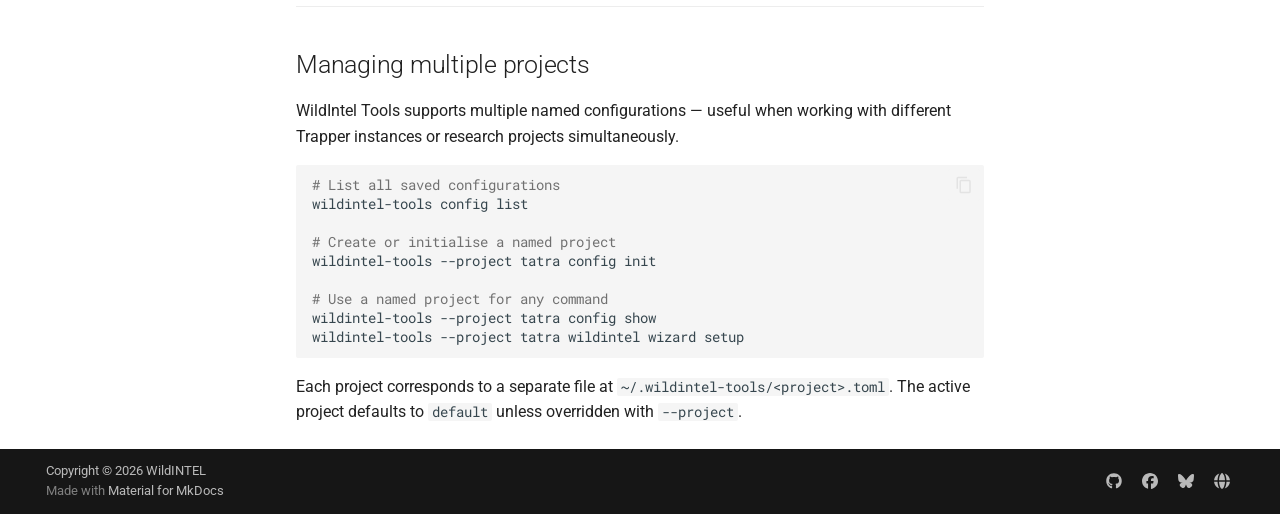
<file: development/configuration/index.html>
<!doctype html>
<html lang="en" class="no-js">
  <head>
    
      <meta charset="utf-8">
      <meta name="viewport" content="width=device-width,initial-scale=1">
      
        <meta name="description" content="Utilities for validating and preparing wildlife monitoring data for the WildINTEL project and Trapper platform">
      
      
      
        <link rel="canonical" href="https://ijfvianauhu.github.io/wildintel-tools/development/configuration/">
      
      
        <link rel="prev" href="../installation/">
      
      
        <link rel="next" href="../commands/config/">
      
      
        
      
      
      <link rel="icon" href="../imgs/logo.png">
      <meta name="generator" content="mkdocs-1.6.1, mkdocs-material-9.7.6">
    
    
      
        <title>Configuration - wildintel-tools</title>
      
    
    
      <link rel="stylesheet" href="../assets/stylesheets/main.484c7ddc.min.css">
      
        
        <link rel="stylesheet" href="../assets/stylesheets/palette.ab4e12ef.min.css">
      
      


    
    
      
    
    
      
        
        
        <link rel="preconnect" href="https://fonts.gstatic.com" crossorigin>
        <link rel="stylesheet" href="https://fonts.googleapis.com/css?family=Roboto:300,300i,400,400i,700,700i%7CRoboto+Mono:400,400i,700,700i&display=fallback">
        <style>:root{--md-text-font:"Roboto";--md-code-font:"Roboto Mono"}</style>
      
    
    
      <link rel="stylesheet" href="../stylesheets/extras.css">
    
    <script>__md_scope=new URL("..",location),__md_hash=e=>[...e].reduce(((e,_)=>(e<<5)-e+_.charCodeAt(0)),0),__md_get=(e,_=localStorage,t=__md_scope)=>JSON.parse(_.getItem(t.pathname+"."+e)),__md_set=(e,_,t=localStorage,a=__md_scope)=>{try{t.setItem(a.pathname+"."+e,JSON.stringify(_))}catch(e){}}</script>
    
      

    
    
  </head>
  
  
    
    
      
    
    
    
    
    <body dir="ltr" data-md-color-scheme="default" data-md-color-primary="custom" data-md-color-accent="custom">
  
    
    <input class="md-toggle" data-md-toggle="drawer" type="checkbox" id="__drawer" autocomplete="off">
    <input class="md-toggle" data-md-toggle="search" type="checkbox" id="__search" autocomplete="off">
    <label class="md-overlay" for="__drawer"></label>
    <div data-md-component="skip">
      
        
        <a href="#configuration" class="md-skip">
          Skip to content
        </a>
      
    </div>
    <div data-md-component="announce">
      
    </div>
    
      <div data-md-color-scheme="default" data-md-component="outdated" hidden>
        
      </div>
    
    
      

<header class="md-header" data-md-component="header">
  <nav class="md-header__inner md-grid" aria-label="Header">
    <a href=".." title="wildintel-tools" class="md-header__button md-logo" aria-label="wildintel-tools" data-md-component="logo">
      
  <img src="../imgs/logo.png" alt="logo">

    </a>
    <label class="md-header__button md-icon" for="__drawer">
      
      <svg xmlns="http://www.w3.org/2000/svg" viewBox="0 0 24 24"><path d="M3 6h18v2H3zm0 5h18v2H3zm0 5h18v2H3z"/></svg>
    </label>
    <div class="md-header__title" data-md-component="header-title">
      <div class="md-header__ellipsis">
        <div class="md-header__topic">
          <span class="md-ellipsis">
            wildintel-tools
          </span>
        </div>
        <div class="md-header__topic" data-md-component="header-topic">
          <span class="md-ellipsis">
            
              Configuration
            
          </span>
        </div>
      </div>
    </div>
    
      
        <form class="md-header__option" data-md-component="palette">
  
    
    
    
    <input class="md-option" data-md-color-media="" data-md-color-scheme="default" data-md-color-primary="custom" data-md-color-accent="custom"  aria-label="Switch to dark mode"  type="radio" name="__palette" id="__palette_0">
    
      <label class="md-header__button md-icon" title="Switch to dark mode" for="__palette_1" hidden>
        <svg xmlns="http://www.w3.org/2000/svg" viewBox="0 0 24 24"><path d="M12 8a4 4 0 0 0-4 4 4 4 0 0 0 4 4 4 4 0 0 0 4-4 4 4 0 0 0-4-4m0 10a6 6 0 0 1-6-6 6 6 0 0 1 6-6 6 6 0 0 1 6 6 6 6 0 0 1-6 6m8-9.31V4h-4.69L12 .69 8.69 4H4v4.69L.69 12 4 15.31V20h4.69L12 23.31 15.31 20H20v-4.69L23.31 12z"/></svg>
      </label>
    
  
    
    
    
    <input class="md-option" data-md-color-media="" data-md-color-scheme="slate" data-md-color-primary="custom" data-md-color-accent="custom"  aria-label="Switch to light mode"  type="radio" name="__palette" id="__palette_1">
    
      <label class="md-header__button md-icon" title="Switch to light mode" for="__palette_0" hidden>
        <svg xmlns="http://www.w3.org/2000/svg" viewBox="0 0 24 24"><path d="M12 18c-.89 0-1.74-.2-2.5-.55C11.56 16.5 13 14.42 13 12s-1.44-4.5-3.5-5.45C10.26 6.2 11.11 6 12 6a6 6 0 0 1 6 6 6 6 0 0 1-6 6m8-9.31V4h-4.69L12 .69 8.69 4H4v4.69L.69 12 4 15.31V20h4.69L12 23.31 15.31 20H20v-4.69L23.31 12z"/></svg>
      </label>
    
  
</form>
      
    
    
      <script>var palette=__md_get("__palette");if(palette&&palette.color){if("(prefers-color-scheme)"===palette.color.media){var media=matchMedia("(prefers-color-scheme: light)"),input=document.querySelector(media.matches?"[data-md-color-media='(prefers-color-scheme: light)']":"[data-md-color-media='(prefers-color-scheme: dark)']");palette.color.media=input.getAttribute("data-md-color-media"),palette.color.scheme=input.getAttribute("data-md-color-scheme"),palette.color.primary=input.getAttribute("data-md-color-primary"),palette.color.accent=input.getAttribute("data-md-color-accent")}for(var[key,value]of Object.entries(palette.color))document.body.setAttribute("data-md-color-"+key,value)}</script>
    
    
    
      
      
        <label class="md-header__button md-icon" for="__search">
          
          <svg xmlns="http://www.w3.org/2000/svg" viewBox="0 0 24 24"><path d="M9.5 3A6.5 6.5 0 0 1 16 9.5c0 1.61-.59 3.09-1.56 4.23l.27.27h.79l5 5-1.5 1.5-5-5v-.79l-.27-.27A6.52 6.52 0 0 1 9.5 16 6.5 6.5 0 0 1 3 9.5 6.5 6.5 0 0 1 9.5 3m0 2C7 5 5 7 5 9.5S7 14 9.5 14 14 12 14 9.5 12 5 9.5 5"/></svg>
        </label>
        <div class="md-search" data-md-component="search" role="dialog">
  <label class="md-search__overlay" for="__search"></label>
  <div class="md-search__inner" role="search">
    <form class="md-search__form" name="search">
      <input type="text" class="md-search__input" name="query" aria-label="Search" placeholder="Search" autocapitalize="off" autocorrect="off" autocomplete="off" spellcheck="false" data-md-component="search-query" required>
      <label class="md-search__icon md-icon" for="__search">
        
        <svg xmlns="http://www.w3.org/2000/svg" viewBox="0 0 24 24"><path d="M9.5 3A6.5 6.5 0 0 1 16 9.5c0 1.61-.59 3.09-1.56 4.23l.27.27h.79l5 5-1.5 1.5-5-5v-.79l-.27-.27A6.52 6.52 0 0 1 9.5 16 6.5 6.5 0 0 1 3 9.5 6.5 6.5 0 0 1 9.5 3m0 2C7 5 5 7 5 9.5S7 14 9.5 14 14 12 14 9.5 12 5 9.5 5"/></svg>
        
        <svg xmlns="http://www.w3.org/2000/svg" viewBox="0 0 24 24"><path d="M20 11v2H8l5.5 5.5-1.42 1.42L4.16 12l7.92-7.92L13.5 5.5 8 11z"/></svg>
      </label>
      <nav class="md-search__options" aria-label="Search">
        
        <button type="reset" class="md-search__icon md-icon" title="Clear" aria-label="Clear" tabindex="-1">
          
          <svg xmlns="http://www.w3.org/2000/svg" viewBox="0 0 24 24"><path d="M19 6.41 17.59 5 12 10.59 6.41 5 5 6.41 10.59 12 5 17.59 6.41 19 12 13.41 17.59 19 19 17.59 13.41 12z"/></svg>
        </button>
      </nav>
      
    </form>
    <div class="md-search__output">
      <div class="md-search__scrollwrap" tabindex="0" data-md-scrollfix>
        <div class="md-search-result" data-md-component="search-result">
          <div class="md-search-result__meta">
            Initializing search
          </div>
          <ol class="md-search-result__list" role="presentation"></ol>
        </div>
      </div>
    </div>
  </div>
</div>
      
    
    
      <div class="md-header__source">
        <a href="https://github.com/ijfvianauhu/wildintel-tools" title="Go to repository" class="md-source" data-md-component="source">
  <div class="md-source__icon md-icon">
    
    <svg xmlns="http://www.w3.org/2000/svg" viewBox="0 0 448 512"><!--! Font Awesome Free 7.1.0 by @fontawesome - https://fontawesome.com License - https://fontawesome.com/license/free (Icons: CC BY 4.0, Fonts: SIL OFL 1.1, Code: MIT License) Copyright 2025 Fonticons, Inc.--><path d="M439.6 236.1 244 40.5c-5.4-5.5-12.8-8.5-20.4-8.5s-15 3-20.4 8.4L162.5 81l51.5 51.5c27.1-9.1 52.7 16.8 43.4 43.7l49.7 49.7c34.2-11.8 61.2 31 35.5 56.7-26.5 26.5-70.2-2.9-56-37.3L240.3 199v121.9c25.3 12.5 22.3 41.8 9.1 55-6.4 6.4-15.2 10.1-24.3 10.1s-17.8-3.6-24.3-10.1c-17.6-17.6-11.1-46.9 11.2-56v-123c-20.8-8.5-24.6-30.7-18.6-45L142.6 101 8.5 235.1C3 240.6 0 247.9 0 255.5s3 15 8.5 20.4l195.6 195.7c5.4 5.4 12.7 8.4 20.4 8.4s15-3 20.4-8.4l194.7-194.7c5.4-5.4 8.4-12.8 8.4-20.4s-3-15-8.4-20.4"/></svg>
  </div>
  <div class="md-source__repository">
    ijfvianauhu/wildintel-tools
  </div>
</a>
      </div>
    
  </nav>
  
</header>
    
    <div class="md-container" data-md-component="container">
      
      
        
          
            
<nav class="md-tabs" aria-label="Tabs" data-md-component="tabs">
  <div class="md-grid">
    <ul class="md-tabs__list">
      
        
  
  
  
  
    <li class="md-tabs__item">
      <a href=".." class="md-tabs__link">
        
  
  
    
  
  Home

      </a>
    </li>
  

      
        
  
  
  
  
    <li class="md-tabs__item">
      <a href="../installation/" class="md-tabs__link">
        
  
  
    
  
  Installation

      </a>
    </li>
  

      
        
  
  
  
    
  
  
    <li class="md-tabs__item md-tabs__item--active">
      <a href="./" class="md-tabs__link">
        
  
  
    
  
  Configuration

      </a>
    </li>
  

      
        
  
  
  
  
    
    
      <li class="md-tabs__item">
        <a href="../commands/config/" class="md-tabs__link">
          
  
  
  Commands

        </a>
      </li>
    
  

      
    </ul>
  </div>
</nav>
          
        
      
      <main class="md-main" data-md-component="main">
        <div class="md-main__inner md-grid">
          
            
              
              <div class="md-sidebar md-sidebar--primary" data-md-component="sidebar" data-md-type="navigation" >
                <div class="md-sidebar__scrollwrap">
                  <div class="md-sidebar__inner">
                    


  


<nav class="md-nav md-nav--primary md-nav--lifted" aria-label="Navigation" data-md-level="0">
  <label class="md-nav__title" for="__drawer">
    <a href=".." title="wildintel-tools" class="md-nav__button md-logo" aria-label="wildintel-tools" data-md-component="logo">
      
  <img src="../imgs/logo.png" alt="logo">

    </a>
    wildintel-tools
  </label>
  
    <div class="md-nav__source">
      <a href="https://github.com/ijfvianauhu/wildintel-tools" title="Go to repository" class="md-source" data-md-component="source">
  <div class="md-source__icon md-icon">
    
    <svg xmlns="http://www.w3.org/2000/svg" viewBox="0 0 448 512"><!--! Font Awesome Free 7.1.0 by @fontawesome - https://fontawesome.com License - https://fontawesome.com/license/free (Icons: CC BY 4.0, Fonts: SIL OFL 1.1, Code: MIT License) Copyright 2025 Fonticons, Inc.--><path d="M439.6 236.1 244 40.5c-5.4-5.5-12.8-8.5-20.4-8.5s-15 3-20.4 8.4L162.5 81l51.5 51.5c27.1-9.1 52.7 16.8 43.4 43.7l49.7 49.7c34.2-11.8 61.2 31 35.5 56.7-26.5 26.5-70.2-2.9-56-37.3L240.3 199v121.9c25.3 12.5 22.3 41.8 9.1 55-6.4 6.4-15.2 10.1-24.3 10.1s-17.8-3.6-24.3-10.1c-17.6-17.6-11.1-46.9 11.2-56v-123c-20.8-8.5-24.6-30.7-18.6-45L142.6 101 8.5 235.1C3 240.6 0 247.9 0 255.5s3 15 8.5 20.4l195.6 195.7c5.4 5.4 12.7 8.4 20.4 8.4s15-3 20.4-8.4l194.7-194.7c5.4-5.4 8.4-12.8 8.4-20.4s-3-15-8.4-20.4"/></svg>
  </div>
  <div class="md-source__repository">
    ijfvianauhu/wildintel-tools
  </div>
</a>
    </div>
  
  <ul class="md-nav__list" data-md-scrollfix>
    
      
      
  
  
  
  
    <li class="md-nav__item">
      <a href=".." class="md-nav__link">
        
  
  
  <span class="md-ellipsis">
    
  
    Home
  

    
  </span>
  
  

      </a>
    </li>
  

    
      
      
  
  
  
  
    <li class="md-nav__item">
      <a href="../installation/" class="md-nav__link">
        
  
  
  <span class="md-ellipsis">
    
  
    Installation
  

    
  </span>
  
  

      </a>
    </li>
  

    
      
      
  
  
    
  
  
  
    <li class="md-nav__item md-nav__item--active">
      
      <input class="md-nav__toggle md-toggle" type="checkbox" id="__toc">
      
      
        
      
      
        <label class="md-nav__link md-nav__link--active" for="__toc">
          
  
  
  <span class="md-ellipsis">
    
  
    Configuration
  

    
  </span>
  
  

          <span class="md-nav__icon md-icon"></span>
        </label>
      
      <a href="./" class="md-nav__link md-nav__link--active">
        
  
  
  <span class="md-ellipsis">
    
  
    Configuration
  

    
  </span>
  
  

      </a>
      
        

  

<nav class="md-nav md-nav--secondary" aria-label="On this page">
  
  
  
    
  
  
    <label class="md-nav__title" for="__toc">
      <span class="md-nav__icon md-icon"></span>
      On this page
    </label>
    <ul class="md-nav__list" data-md-component="toc" data-md-scrollfix>
      
        <li class="md-nav__item">
  <a href="#docker-container-configuration" class="md-nav__link">
    <span class="md-ellipsis">
      
        Docker container configuration
      
    </span>
  </a>
  
    <nav class="md-nav" aria-label="Docker container configuration">
      <ul class="md-nav__list">
        
          <li class="md-nav__item">
  <a href="#setting-data_path" class="md-nav__link">
    <span class="md-ellipsis">
      
        Setting DATA_PATH
      
    </span>
  </a>
  
    <nav class="md-nav" aria-label="Setting DATA_PATH">
      <ul class="md-nav__list">
        
          <li class="md-nav__item">
  <a href="#env-file-recommended" class="md-nav__link">
    <span class="md-ellipsis">
      
        .env file (recommended)
      
    </span>
  </a>
  
</li>
        
          <li class="md-nav__item">
  <a href="#shell-export-unix-temporary" class="md-nav__link">
    <span class="md-ellipsis">
      
        Shell export (Unix, temporary)
      
    </span>
  </a>
  
</li>
        
          <li class="md-nav__item">
  <a href="#powershell-windows-temporary" class="md-nav__link">
    <span class="md-ellipsis">
      
        PowerShell (Windows, temporary)
      
    </span>
  </a>
  
</li>
        
          <li class="md-nav__item">
  <a href="#persistent-system-wide-windows" class="md-nav__link">
    <span class="md-ellipsis">
      
        Persistent system-wide (Windows)
      
    </span>
  </a>
  
</li>
        
      </ul>
    </nav>
  
</li>
        
      </ul>
    </nav>
  
</li>
      
        <li class="md-nav__item">
  <a href="#application-configuration" class="md-nav__link">
    <span class="md-ellipsis">
      
        Application configuration
      
    </span>
  </a>
  
    <nav class="md-nav" aria-label="Application configuration">
      <ul class="md-nav__list">
        
          <li class="md-nav__item">
  <a href="#option-1-interactive-wizard-recommended" class="md-nav__link">
    <span class="md-ellipsis">
      
        Option 1 — Interactive wizard (recommended)
      
    </span>
  </a>
  
    <nav class="md-nav" aria-label="Option 1 — Interactive wizard (recommended)">
      <ul class="md-nav__list">
        
          <li class="md-nav__item">
  <a href="#general-and-trapper-settings" class="md-nav__link">
    <span class="md-ellipsis">
      
        General and Trapper settings
      
    </span>
  </a>
  
</li>
        
          <li class="md-nav__item">
  <a href="#zooniverse-settings" class="md-nav__link">
    <span class="md-ellipsis">
      
        Zooniverse settings
      
    </span>
  </a>
  
</li>
        
      </ul>
    </nav>
  
</li>
        
          <li class="md-nav__item">
  <a href="#option-2-manual-configuration" class="md-nav__link">
    <span class="md-ellipsis">
      
        Option 2 — Manual configuration
      
    </span>
  </a>
  
    <nav class="md-nav" aria-label="Option 2 — Manual configuration">
      <ul class="md-nav__list">
        
          <li class="md-nav__item">
  <a href="#create-a-baseline-configuration" class="md-nav__link">
    <span class="md-ellipsis">
      
        Create a baseline configuration
      
    </span>
  </a>
  
</li>
        
          <li class="md-nav__item">
  <a href="#edit-the-file" class="md-nav__link">
    <span class="md-ellipsis">
      
        Edit the file
      
    </span>
  </a>
  
</li>
        
          <li class="md-nav__item">
  <a href="#set-individual-values" class="md-nav__link">
    <span class="md-ellipsis">
      
        Set individual values
      
    </span>
  </a>
  
</li>
        
          <li class="md-nav__item">
  <a href="#verify-the-result" class="md-nav__link">
    <span class="md-ellipsis">
      
        Verify the result
      
    </span>
  </a>
  
</li>
        
      </ul>
    </nav>
  
</li>
        
      </ul>
    </nav>
  
</li>
      
        <li class="md-nav__item">
  <a href="#configuration-reference" class="md-nav__link">
    <span class="md-ellipsis">
      
        Configuration reference
      
    </span>
  </a>
  
    <nav class="md-nav" aria-label="Configuration reference">
      <ul class="md-nav__list">
        
          <li class="md-nav__item">
  <a href="#general" class="md-nav__link">
    <span class="md-ellipsis">
      
        GENERAL
      
    </span>
  </a>
  
</li>
        
          <li class="md-nav__item">
  <a href="#wildintel" class="md-nav__link">
    <span class="md-ellipsis">
      
        WILDINTEL
      
    </span>
  </a>
  
</li>
        
          <li class="md-nav__item">
  <a href="#zooniverse" class="md-nav__link">
    <span class="md-ellipsis">
      
        ZOONIVERSE
      
    </span>
  </a>
  
</li>
        
          <li class="md-nav__item">
  <a href="#zooniverse_connector" class="md-nav__link">
    <span class="md-ellipsis">
      
        ZOONIVERSE_CONNECTOR
      
    </span>
  </a>
  
</li>
        
          <li class="md-nav__item">
  <a href="#trapper" class="md-nav__link">
    <span class="md-ellipsis">
      
        TRAPPER
      
    </span>
  </a>
  
</li>
        
          <li class="md-nav__item">
  <a href="#logger" class="md-nav__link">
    <span class="md-ellipsis">
      
        LOGGER
      
    </span>
  </a>
  
</li>
        
      </ul>
    </nav>
  
</li>
      
        <li class="md-nav__item">
  <a href="#managing-multiple-projects" class="md-nav__link">
    <span class="md-ellipsis">
      
        Managing multiple projects
      
    </span>
  </a>
  
</li>
      
    </ul>
  
</nav>
      
    </li>
  

    
      
      
  
  
  
  
    
    
    
    
      
      
        
      
    
    
    <li class="md-nav__item md-nav__item--nested">
      
        
        
        <input class="md-nav__toggle md-toggle " type="checkbox" id="__nav_4" >
        
          
          <label class="md-nav__link" for="__nav_4" id="__nav_4_label" tabindex="0">
            
  
  
  <span class="md-ellipsis">
    
  
    Commands
  

    
  </span>
  
  

            <span class="md-nav__icon md-icon"></span>
          </label>
        
        <nav class="md-nav" data-md-level="1" aria-labelledby="__nav_4_label" aria-expanded="false">
          <label class="md-nav__title" for="__nav_4">
            <span class="md-nav__icon md-icon"></span>
            
  
    Commands
  

          </label>
          <ul class="md-nav__list" data-md-scrollfix>
            
              
                
  
  
  
  
    <li class="md-nav__item">
      <a href="../commands/config/" class="md-nav__link">
        
  
  
  <span class="md-ellipsis">
    
  
    config
  

    
  </span>
  
  

      </a>
    </li>
  

              
            
              
                
  
  
  
  
    <li class="md-nav__item">
      <a href="../commands/reports/" class="md-nav__link">
        
  
  
  <span class="md-ellipsis">
    
  
    reports
  

    
  </span>
  
  

      </a>
    </li>
  

              
            
              
                
  
  
  
  
    <li class="md-nav__item">
      <a href="../commands/logger/" class="md-nav__link">
        
  
  
  <span class="md-ellipsis">
    
  
    logger
  

    
  </span>
  
  

      </a>
    </li>
  

              
            
              
                
  
  
  
  
    <li class="md-nav__item">
      <a href="../commands/helpers/" class="md-nav__link">
        
  
  
  <span class="md-ellipsis">
    
  
    helpers
  

    
  </span>
  
  

      </a>
    </li>
  

              
            
              
                
  
  
  
  
    <li class="md-nav__item">
      <a href="../commands/wildintel/" class="md-nav__link">
        
  
  
  <span class="md-ellipsis">
    
  
    wildintel
  

    
  </span>
  
  

      </a>
    </li>
  

              
            
              
                
  
  
  
  
    <li class="md-nav__item">
      <a href="../commands/epicollect/" class="md-nav__link">
        
  
  
  <span class="md-ellipsis">
    
  
    epicollect
  

    
  </span>
  
  

      </a>
    </li>
  

              
            
              
                
  
  
  
  
    <li class="md-nav__item">
      <a href="../commands/zooniverse/" class="md-nav__link">
        
  
  
  <span class="md-ellipsis">
    
  
    zooniverse
  

    
  </span>
  
  

      </a>
    </li>
  

              
            
          </ul>
        </nav>
      
    </li>
  

    
  </ul>
</nav>
                  </div>
                </div>
              </div>
            
            
              
              <div class="md-sidebar md-sidebar--secondary" data-md-component="sidebar" data-md-type="toc" >
                <div class="md-sidebar__scrollwrap">
                  <div class="md-sidebar__inner">
                    

  

<nav class="md-nav md-nav--secondary" aria-label="On this page">
  
  
  
    
  
  
    <label class="md-nav__title" for="__toc">
      <span class="md-nav__icon md-icon"></span>
      On this page
    </label>
    <ul class="md-nav__list" data-md-component="toc" data-md-scrollfix>
      
        <li class="md-nav__item">
  <a href="#docker-container-configuration" class="md-nav__link">
    <span class="md-ellipsis">
      
        Docker container configuration
      
    </span>
  </a>
  
    <nav class="md-nav" aria-label="Docker container configuration">
      <ul class="md-nav__list">
        
          <li class="md-nav__item">
  <a href="#setting-data_path" class="md-nav__link">
    <span class="md-ellipsis">
      
        Setting DATA_PATH
      
    </span>
  </a>
  
    <nav class="md-nav" aria-label="Setting DATA_PATH">
      <ul class="md-nav__list">
        
          <li class="md-nav__item">
  <a href="#env-file-recommended" class="md-nav__link">
    <span class="md-ellipsis">
      
        .env file (recommended)
      
    </span>
  </a>
  
</li>
        
          <li class="md-nav__item">
  <a href="#shell-export-unix-temporary" class="md-nav__link">
    <span class="md-ellipsis">
      
        Shell export (Unix, temporary)
      
    </span>
  </a>
  
</li>
        
          <li class="md-nav__item">
  <a href="#powershell-windows-temporary" class="md-nav__link">
    <span class="md-ellipsis">
      
        PowerShell (Windows, temporary)
      
    </span>
  </a>
  
</li>
        
          <li class="md-nav__item">
  <a href="#persistent-system-wide-windows" class="md-nav__link">
    <span class="md-ellipsis">
      
        Persistent system-wide (Windows)
      
    </span>
  </a>
  
</li>
        
      </ul>
    </nav>
  
</li>
        
      </ul>
    </nav>
  
</li>
      
        <li class="md-nav__item">
  <a href="#application-configuration" class="md-nav__link">
    <span class="md-ellipsis">
      
        Application configuration
      
    </span>
  </a>
  
    <nav class="md-nav" aria-label="Application configuration">
      <ul class="md-nav__list">
        
          <li class="md-nav__item">
  <a href="#option-1-interactive-wizard-recommended" class="md-nav__link">
    <span class="md-ellipsis">
      
        Option 1 — Interactive wizard (recommended)
      
    </span>
  </a>
  
    <nav class="md-nav" aria-label="Option 1 — Interactive wizard (recommended)">
      <ul class="md-nav__list">
        
          <li class="md-nav__item">
  <a href="#general-and-trapper-settings" class="md-nav__link">
    <span class="md-ellipsis">
      
        General and Trapper settings
      
    </span>
  </a>
  
</li>
        
          <li class="md-nav__item">
  <a href="#zooniverse-settings" class="md-nav__link">
    <span class="md-ellipsis">
      
        Zooniverse settings
      
    </span>
  </a>
  
</li>
        
      </ul>
    </nav>
  
</li>
        
          <li class="md-nav__item">
  <a href="#option-2-manual-configuration" class="md-nav__link">
    <span class="md-ellipsis">
      
        Option 2 — Manual configuration
      
    </span>
  </a>
  
    <nav class="md-nav" aria-label="Option 2 — Manual configuration">
      <ul class="md-nav__list">
        
          <li class="md-nav__item">
  <a href="#create-a-baseline-configuration" class="md-nav__link">
    <span class="md-ellipsis">
      
        Create a baseline configuration
      
    </span>
  </a>
  
</li>
        
          <li class="md-nav__item">
  <a href="#edit-the-file" class="md-nav__link">
    <span class="md-ellipsis">
      
        Edit the file
      
    </span>
  </a>
  
</li>
        
          <li class="md-nav__item">
  <a href="#set-individual-values" class="md-nav__link">
    <span class="md-ellipsis">
      
        Set individual values
      
    </span>
  </a>
  
</li>
        
          <li class="md-nav__item">
  <a href="#verify-the-result" class="md-nav__link">
    <span class="md-ellipsis">
      
        Verify the result
      
    </span>
  </a>
  
</li>
        
      </ul>
    </nav>
  
</li>
        
      </ul>
    </nav>
  
</li>
      
        <li class="md-nav__item">
  <a href="#configuration-reference" class="md-nav__link">
    <span class="md-ellipsis">
      
        Configuration reference
      
    </span>
  </a>
  
    <nav class="md-nav" aria-label="Configuration reference">
      <ul class="md-nav__list">
        
          <li class="md-nav__item">
  <a href="#general" class="md-nav__link">
    <span class="md-ellipsis">
      
        GENERAL
      
    </span>
  </a>
  
</li>
        
          <li class="md-nav__item">
  <a href="#wildintel" class="md-nav__link">
    <span class="md-ellipsis">
      
        WILDINTEL
      
    </span>
  </a>
  
</li>
        
          <li class="md-nav__item">
  <a href="#zooniverse" class="md-nav__link">
    <span class="md-ellipsis">
      
        ZOONIVERSE
      
    </span>
  </a>
  
</li>
        
          <li class="md-nav__item">
  <a href="#zooniverse_connector" class="md-nav__link">
    <span class="md-ellipsis">
      
        ZOONIVERSE_CONNECTOR
      
    </span>
  </a>
  
</li>
        
          <li class="md-nav__item">
  <a href="#trapper" class="md-nav__link">
    <span class="md-ellipsis">
      
        TRAPPER
      
    </span>
  </a>
  
</li>
        
          <li class="md-nav__item">
  <a href="#logger" class="md-nav__link">
    <span class="md-ellipsis">
      
        LOGGER
      
    </span>
  </a>
  
</li>
        
      </ul>
    </nav>
  
</li>
      
        <li class="md-nav__item">
  <a href="#managing-multiple-projects" class="md-nav__link">
    <span class="md-ellipsis">
      
        Managing multiple projects
      
    </span>
  </a>
  
</li>
      
    </ul>
  
</nav>
                  </div>
                </div>
              </div>
            
          
          
            <div class="md-content" data-md-component="content">
              
              <article class="md-content__inner md-typeset">
                
                  


  
  


<h1 id="configuration">Configuration</h1>
<p>WildIntel Tools stores configuration in <strong>TOML files</strong>, one per project, located in <code>~/.wildintel-tools/</code>.
Settings are managed with <a href="https://www.dynaconf.com/">Dynaconf</a> and validated with Pydantic on every load.</p>
<hr />
<h2 id="docker-container-configuration">Docker container configuration</h2>
<p>When running WildIntel Tools through Docker, the container needs to know where on the <strong>host filesystem</strong>
to store and read data. This is controlled by the <code>DATA_PATH</code> environment variable, which Docker Compose
mounts into the container at <code>/data</code>.</p>
<h3 id="setting-data_path">Setting <code>DATA_PATH</code></h3>
<h4 id="env-file-recommended"><code>.env</code> file (recommended)</h4>
<p>Create or edit the <code>.env</code> file next to <code>docker-compose.yml</code>:</p>
<div class="highlight"><pre><span></span><code><a id="__codelineno-0-1" name="__codelineno-0-1" href="#__codelineno-0-1"></a>DATA_PATH=./wildintel-tools-data/
</code></pre></div>
<p>Docker Compose reads this file automatically — no extra flags needed.</p>
<h4 id="shell-export-unix-temporary">Shell export (Unix, temporary)</h4>
<div class="highlight"><pre><span></span><code><a id="__codelineno-1-1" name="__codelineno-1-1" href="#__codelineno-1-1"></a><span class="nb">export</span><span class="w"> </span><span class="nv">DATA_PATH</span><span class="o">=</span>/home/youruser/wildintel-tools-data
<a id="__codelineno-1-2" name="__codelineno-1-2" href="#__codelineno-1-2"></a>docker<span class="w"> </span>compose<span class="w"> </span>up<span class="w"> </span>-d
</code></pre></div>
<h4 id="powershell-windows-temporary">PowerShell (Windows, temporary)</h4>
<div class="highlight"><pre><span></span><code><a id="__codelineno-2-1" name="__codelineno-2-1" href="#__codelineno-2-1"></a><span class="nv">$env:DATA_PATH</span> <span class="p">=</span> <span class="s2">&quot;C:\wildintel-tools-data&quot;</span>
<a id="__codelineno-2-2" name="__codelineno-2-2" href="#__codelineno-2-2"></a><span class="n">docker</span> <span class="n">compose</span> <span class="n">up</span> <span class="n">-d</span>
</code></pre></div>
<h4 id="persistent-system-wide-windows">Persistent system-wide (Windows)</h4>
<div class="highlight"><pre><span></span><code><a id="__codelineno-3-1" name="__codelineno-3-1" href="#__codelineno-3-1"></a><span class="n">setx</span> <span class="n">DATA_PATH</span> <span class="s2">&quot;C:\wildintel-tools-data&quot;</span>
</code></pre></div>
<div class="admonition note">
<p class="admonition-title">Note</p>
<ul>
<li>The host path is mounted at <code>/data</code> inside the container.</li>
<li>Ensure the directory exists and the container user has read/write access.</li>
<li>Verify the mount after starting the container:
  <div class="highlight"><pre><span></span><code><a id="__codelineno-4-1" name="__codelineno-4-1" href="#__codelineno-4-1"></a>docker<span class="w"> </span>compose<span class="w"> </span>up<span class="w"> </span>-d
<a id="__codelineno-4-2" name="__codelineno-4-2" href="#__codelineno-4-2"></a>docker<span class="w"> </span>compose<span class="w"> </span><span class="nb">exec</span><span class="w"> </span>wildintel-tools<span class="w"> </span>ls<span class="w"> </span>-la<span class="w"> </span>/data
</code></pre></div></li>
</ul>
</div>
<hr />
<h2 id="application-configuration">Application configuration</h2>
<p>The application settings (Trapper credentials, paths, Zooniverse account, etc.) are stored in a TOML file
inside <code>~/.wildintel-tools/</code>. There are two ways to create or update them: the interactive <strong>wizard</strong>
(recommended for first-time setup) or the <strong>CLI commands</strong> (for automation or precise control).</p>
<h3 id="option-1-interactive-wizard-recommended">Option 1 — Interactive wizard (recommended)</h3>
<p>The wizard guides you step by step, validates every value, and saves the file automatically.</p>
<h4 id="general-and-trapper-settings">General and Trapper settings</h4>
<div class="highlight"><pre><span></span><code><a id="__codelineno-5-1" name="__codelineno-5-1" href="#__codelineno-5-1"></a><span class="gp">$ </span>wildintel-tools<span class="w"> </span>wildintel<span class="w"> </span>wizard<span class="w"> </span>setup
</code></pre></div>
<p>The wizard will ask for:</p>
<ul>
<li><strong>Trapper server URL</strong> — base URL of your Trapper instance (e.g. <code>https://trapper.example.org/</code>).</li>
<li><strong>Login e-mail and password</strong> — credentials used to authenticate. The wizard tests the connection before
  continuing; if it fails, it lets you retry with different values.</li>
<li><strong>Classification project</strong> — select the default Trapper project from an interactive list.</li>
<li><strong>Data directory</strong> — local folder where downloaded Trapper collections are stored.</li>
<li><strong>Research project name</strong> — label embedded in generated metadata exports.</li>
<li><strong>Coverage area</strong> — geographic description included in exports (e.g. <code>Doñana National Park</code>).</li>
<li><strong>Output directory</strong> — folder where processed collections ready for upload are saved.</li>
<li><strong>Timezone</strong> — IANA timezone for camera-trap timestamps (e.g. <code>UTC</code>, <code>Europe/Madrid</code>).</li>
</ul>
<h4 id="zooniverse-settings">Zooniverse settings</h4>
<p>If you use the Zooniverse integration, run the Zooniverse setup wizard afterwards:</p>
<div class="highlight"><pre><span></span><code><a id="__codelineno-6-1" name="__codelineno-6-1" href="#__codelineno-6-1"></a><span class="gp">$ </span>wildintel-tools<span class="w"> </span>zooniverse<span class="w"> </span>wizard<span class="w"> </span>setup
</code></pre></div>
<p>This configures the Zooniverse username, password, project ID, and upload parameters (sequence length,
upload intervals, retry settings). See the <a href="../commands/zooniverse/">Zooniverse module documentation</a> for
details.</p>
<hr />
<h3 id="option-2-manual-configuration">Option 2 — Manual configuration</h3>
<h4 id="create-a-baseline-configuration">Create a baseline configuration</h4>
<div class="highlight"><pre><span></span><code><a id="__codelineno-7-1" name="__codelineno-7-1" href="#__codelineno-7-1"></a>wildintel-tools<span class="w"> </span>config<span class="w"> </span>init
</code></pre></div>
<p>This creates a TOML file with all default values for the active project (<code>default</code> by default).
Pass <code>--project &lt;name&gt;</code> to target a different project.</p>
<h4 id="edit-the-file">Edit the file</h4>
<p>Open the file in your default editor (validates the result after saving):</p>
<div class="highlight"><pre><span></span><code><a id="__codelineno-8-1" name="__codelineno-8-1" href="#__codelineno-8-1"></a>wildintel-tools<span class="w"> </span>config<span class="w"> </span>edit
</code></pre></div>
<p>The raw TOML file is located at <code>~/.wildintel-tools/&lt;project&gt;.toml</code>. You can also edit it directly with
any text editor.</p>
<h4 id="set-individual-values">Set individual values</h4>
<div class="highlight"><pre><span></span><code><a id="__codelineno-9-1" name="__codelineno-9-1" href="#__codelineno-9-1"></a><span class="c1"># Read a single value</span>
<a id="__codelineno-9-2" name="__codelineno-9-2" href="#__codelineno-9-2"></a>wildintel-tools<span class="w"> </span>config<span class="w"> </span>get<span class="w"> </span>GENERAL.host
<a id="__codelineno-9-3" name="__codelineno-9-3" href="#__codelineno-9-3"></a>
<a id="__codelineno-9-4" name="__codelineno-9-4" href="#__codelineno-9-4"></a><span class="c1"># Write a single value</span>
<a id="__codelineno-9-5" name="__codelineno-9-5" href="#__codelineno-9-5"></a>wildintel-tools<span class="w"> </span>config<span class="w"> </span><span class="nb">set</span><span class="w"> </span>GENERAL.host<span class="w"> </span>https://trapper.example.org/
<a id="__codelineno-9-6" name="__codelineno-9-6" href="#__codelineno-9-6"></a>wildintel-tools<span class="w"> </span>config<span class="w"> </span><span class="nb">set</span><span class="w"> </span>GENERAL.login<span class="w"> </span>you@example.com
<a id="__codelineno-9-7" name="__codelineno-9-7" href="#__codelineno-9-7"></a>wildintel-tools<span class="w"> </span>config<span class="w"> </span><span class="nb">set</span><span class="w"> </span>WILDINTEL.timezone<span class="w"> </span>Europe/Madrid
</code></pre></div>
<h4 id="verify-the-result">Verify the result</h4>
<div class="highlight"><pre><span></span><code><a id="__codelineno-10-1" name="__codelineno-10-1" href="#__codelineno-10-1"></a>wildintel-tools<span class="w"> </span>config<span class="w"> </span>show
</code></pre></div>
<p>This prints the full configuration and reports any validation errors.</p>
<hr />
<h2 id="configuration-reference">Configuration reference</h2>
<h3 id="general"><code>GENERAL</code></h3>
<p>Trapper connection and local filesystem paths.</p>
<table>
<thead>
<tr>
<th>Key</th>
<th>Type</th>
<th>Default</th>
<th>Description</th>
</tr>
</thead>
<tbody>
<tr>
<td><code>host</code></td>
<td>URL</td>
<td><code>https://wildintel-trap.uhu.es/</code></td>
<td>Base URL of the Trapper server (trailing slash required)</td>
</tr>
<tr>
<td><code>login</code></td>
<td>email</td>
<td><code>user@example.com</code></td>
<td>E-mail address for Trapper authentication</td>
</tr>
<tr>
<td><code>password</code></td>
<td>string</td>
<td>—</td>
<td>Trapper account password</td>
</tr>
<tr>
<td><code>project_id</code></td>
<td>int</td>
<td><code>123</code></td>
<td>Default Trapper research project ID</td>
</tr>
<tr>
<td><code>verify_ssl</code></td>
<td>bool</td>
<td><code>true</code></td>
<td>Verify the server TLS certificate. Set to <code>false</code> only in development</td>
</tr>
<tr>
<td><code>ffmpeg</code></td>
<td>string</td>
<td><code>ffmpeg</code></td>
<td>Path or command name of the <code>ffmpeg</code> binary</td>
</tr>
<tr>
<td><code>exiftool</code></td>
<td>string</td>
<td><code>exiftool</code></td>
<td>Path or command name of the <code>exiftool</code> binary</td>
</tr>
<tr>
<td><code>data_dir</code></td>
<td>path</td>
<td><code>~/.wildintel-tools/collections</code></td>
<td>Directory where downloaded Trapper collections are stored</td>
</tr>
</tbody>
</table>
<h3 id="wildintel"><code>WILDINTEL</code></h3>
<p>Processing options and metadata defaults.</p>
<table>
<thead>
<tr>
<th>Key</th>
<th>Type</th>
<th>Default</th>
<th>Description</th>
</tr>
</thead>
<tbody>
<tr>
<td><code>rp_name</code></td>
<td>string</td>
<td><code>WildINTEL</code></td>
<td>Research project name embedded in metadata exports</td>
</tr>
<tr>
<td><code>coverage</code></td>
<td>string</td>
<td><code>Doñana National Park</code></td>
<td>Geographic coverage area included in exports</td>
</tr>
<tr>
<td><code>publisher</code></td>
<td>string</td>
<td><code>University of Huelva</code></td>
<td>Publisher name included in exports</td>
</tr>
<tr>
<td><code>owner</code></td>
<td>string</td>
<td><code>University of Huelva</code></td>
<td>Dataset owner included in exports</td>
</tr>
<tr>
<td><code>output_dir</code></td>
<td>path</td>
<td><code>~/.wildintel-tools/readycollections</code></td>
<td>Directory where processed collections are saved</td>
</tr>
<tr>
<td><code>timezone</code></td>
<td>string</td>
<td><code>UTC</code></td>
<td>IANA timezone name for interpreting camera-trap timestamps</td>
</tr>
<tr>
<td><code>ignore_dst</code></td>
<td>bool</td>
<td><code>false</code></td>
<td>If <code>true</code>, Daylight Saving Time transitions are ignored</td>
</tr>
<tr>
<td><code>convert_to_utc</code></td>
<td>bool</td>
<td><code>true</code></td>
<td>Convert all timestamps to UTC before storing or exporting</td>
</tr>
<tr>
<td><code>tolerance_hours</code></td>
<td>int</td>
<td><code>1</code></td>
<td>Maximum time difference (hours) allowed when matching records</td>
</tr>
<tr>
<td><code>resize_img</code></td>
<td>bool</td>
<td><code>false</code></td>
<td>Resize images before uploading to Zooniverse</td>
</tr>
<tr>
<td><code>resize_img_size</code></td>
<td>int list</td>
<td><code>[1024, 768]</code></td>
<td>Target <code>[width, height]</code> in pixels when <code>resize_img</code> is <code>true</code></td>
</tr>
<tr>
<td><code>overwrite</code></td>
<td>bool</td>
<td><code>false</code></td>
<td>Overwrite existing output files without prompting</td>
</tr>
<tr>
<td><code>remove_zip</code></td>
<td>bool</td>
<td><code>true</code></td>
<td>Delete ZIP archives after successful extraction</td>
</tr>
<tr>
<td><code>trigger</code></td>
<td>bool</td>
<td><code>true</code></td>
<td>Process only motion-triggered images; skip continuous captures</td>
</tr>
</tbody>
</table>
<h3 id="zooniverse"><code>ZOONIVERSE</code></h3>
<p>Zooniverse account credentials.</p>
<table>
<thead>
<tr>
<th>Key</th>
<th>Type</th>
<th>Default</th>
<th>Description</th>
</tr>
</thead>
<tbody>
<tr>
<td><code>zooniverse_username</code></td>
<td>string</td>
<td>—</td>
<td>Zooniverse account username</td>
</tr>
<tr>
<td><code>zooniverse_password</code></td>
<td>string</td>
<td>—</td>
<td>Zooniverse account password</td>
</tr>
<tr>
<td><code>zooniverse_project_id</code></td>
<td>string</td>
<td>—</td>
<td>Zooniverse project ID (numeric or <code>owner/project-slug</code>)</td>
</tr>
</tbody>
</table>
<h3 id="zooniverse_connector"><code>ZOONIVERSE_CONNECTOR</code></h3>
<p>Upload behaviour when pushing media from Trapper to Zooniverse.</p>
<table>
<thead>
<tr>
<th>Key</th>
<th>Type</th>
<th>Default</th>
<th>Description</th>
</tr>
</thead>
<tbody>
<tr>
<td><code>upload_collection_n_images_seq</code></td>
<td>int</td>
<td><code>5</code></td>
<td>Number of images grouped into a single Zooniverse subject (sequence length)</td>
</tr>
<tr>
<td><code>upload_collection_max_interval</code></td>
<td>int</td>
<td><code>90</code></td>
<td>Maximum gap in seconds between images in the same sequence</td>
</tr>
<tr>
<td><code>upload_collection_attempts</code></td>
<td>int</td>
<td><code>5</code></td>
<td>Maximum retry attempts when downloading a media file from Trapper</td>
</tr>
<tr>
<td><code>upload_collection_delay</code></td>
<td>int</td>
<td><code>15</code></td>
<td>Seconds to wait between Trapper download retries</td>
</tr>
<tr>
<td><code>upload_collection_max_attempts_per_subject</code></td>
<td>int</td>
<td><code>5</code></td>
<td>Maximum retry attempts when uploading a single subject to Zooniverse</td>
</tr>
<tr>
<td><code>upload_collection_delay_seconds_per_subject</code></td>
<td>int</td>
<td><code>30</code></td>
<td>Seconds to wait between Zooniverse upload retries per subject</td>
</tr>
</tbody>
</table>
<h3 id="trapper"><code>TRAPPER</code></h3>
<p>Secondary Trapper credentials used by the Zooniverse connector when importing annotations.</p>
<table>
<thead>
<tr>
<th>Key</th>
<th>Type</th>
<th>Default</th>
<th>Description</th>
</tr>
</thead>
<tbody>
<tr>
<td><code>trapper_username</code></td>
<td>string</td>
<td>—</td>
<td>Secondary Trapper username (must match the Zooniverse account owner in Trapper)</td>
</tr>
<tr>
<td><code>trapper_password</code></td>
<td>string</td>
<td>—</td>
<td>Secondary Trapper password</td>
</tr>
</tbody>
</table>
<h3 id="logger"><code>LOGGER</code></h3>
<table>
<thead>
<tr>
<th>Key</th>
<th>Type</th>
<th>Default</th>
<th>Description</th>
</tr>
</thead>
<tbody>
<tr>
<td><code>loglevel</code></td>
<td>int</td>
<td><code>1</code></td>
<td>Verbosity: <code>0</code> = error, <code>1</code> = info, <code>2</code> = debug</td>
</tr>
<tr>
<td><code>filename</code></td>
<td>string</td>
<td><code>""</code></td>
<td>Path to a log file. Leave empty to log to stdout only</td>
</tr>
</tbody>
</table>
<hr />
<h2 id="managing-multiple-projects">Managing multiple projects</h2>
<p>WildIntel Tools supports multiple named configurations — useful when working with different Trapper
instances or research projects simultaneously.</p>
<div class="highlight"><pre><span></span><code><a id="__codelineno-11-1" name="__codelineno-11-1" href="#__codelineno-11-1"></a><span class="c1"># List all saved configurations</span>
<a id="__codelineno-11-2" name="__codelineno-11-2" href="#__codelineno-11-2"></a>wildintel-tools<span class="w"> </span>config<span class="w"> </span>list
<a id="__codelineno-11-3" name="__codelineno-11-3" href="#__codelineno-11-3"></a>
<a id="__codelineno-11-4" name="__codelineno-11-4" href="#__codelineno-11-4"></a><span class="c1"># Create or initialise a named project</span>
<a id="__codelineno-11-5" name="__codelineno-11-5" href="#__codelineno-11-5"></a>wildintel-tools<span class="w"> </span>--project<span class="w"> </span>tatra<span class="w"> </span>config<span class="w"> </span>init
<a id="__codelineno-11-6" name="__codelineno-11-6" href="#__codelineno-11-6"></a>
<a id="__codelineno-11-7" name="__codelineno-11-7" href="#__codelineno-11-7"></a><span class="c1"># Use a named project for any command</span>
<a id="__codelineno-11-8" name="__codelineno-11-8" href="#__codelineno-11-8"></a>wildintel-tools<span class="w"> </span>--project<span class="w"> </span>tatra<span class="w"> </span>config<span class="w"> </span>show
<a id="__codelineno-11-9" name="__codelineno-11-9" href="#__codelineno-11-9"></a>wildintel-tools<span class="w"> </span>--project<span class="w"> </span>tatra<span class="w"> </span>wildintel<span class="w"> </span>wizard<span class="w"> </span>setup
</code></pre></div>
<p>Each project corresponds to a separate file at <code>~/.wildintel-tools/&lt;project&gt;.toml</code>. The active project
defaults to <code>default</code> unless overridden with <code>--project</code>.</p>












                
              </article>
            </div>
          
          
<script>var target=document.getElementById(location.hash.slice(1));target&&target.name&&(target.checked=target.name.startsWith("__tabbed_"))</script>
        </div>
        
          <button type="button" class="md-top md-icon" data-md-component="top" hidden>
  
  <svg xmlns="http://www.w3.org/2000/svg" viewBox="0 0 24 24"><path d="M13 20h-2V8l-5.5 5.5-1.42-1.42L12 4.16l7.92 7.92-1.42 1.42L13 8z"/></svg>
  Back to top
</button>
        
      </main>
      
        <footer class="md-footer">
  
  <div class="md-footer-meta md-typeset">
    <div class="md-footer-meta__inner md-grid">
      <div class="md-copyright">
  
    <div class="md-copyright__highlight">
      Copyright &copy; 2026 <a href="https://wildintel.eu/">WildINTEL</a>
    </div>
  
  
    Made with
    <a href="https://squidfunk.github.io/mkdocs-material/" target="_blank" rel="noopener">
      Material for MkDocs
    </a>
  
</div>
      
        
<div class="md-social">
  
    
    
    
    
    <a href="https://github.com/wildintelproject" target="_blank" rel="noopener" title="WildINTEL on GitHub" class="md-social__link">
      <svg xmlns="http://www.w3.org/2000/svg" viewBox="0 0 512 512"><!--! Font Awesome Free 7.1.0 by @fontawesome - https://fontawesome.com License - https://fontawesome.com/license/free (Icons: CC BY 4.0, Fonts: SIL OFL 1.1, Code: MIT License) Copyright 2025 Fonticons, Inc.--><path d="M173.9 397.4c0 2-2.3 3.6-5.2 3.6-3.3.3-5.6-1.3-5.6-3.6 0-2 2.3-3.6 5.2-3.6 3-.3 5.6 1.3 5.6 3.6m-31.1-4.5c-.7 2 1.3 4.3 4.3 4.9 2.6 1 5.6 0 6.2-2s-1.3-4.3-4.3-5.2c-2.6-.7-5.5.3-6.2 2.3m44.2-1.7c-2.9.7-4.9 2.6-4.6 4.9.3 2 2.9 3.3 5.9 2.6 2.9-.7 4.9-2.6 4.6-4.6-.3-1.9-3-3.2-5.9-2.9M252.8 8C114.1 8 8 113.3 8 252c0 110.9 69.8 205.8 169.5 239.2 12.8 2.3 17.3-5.6 17.3-12.1 0-6.2-.3-40.4-.3-61.4 0 0-70 15-84.7-29.8 0 0-11.4-29.1-27.8-36.6 0 0-22.9-15.7 1.6-15.4 0 0 24.9 2 38.6 25.8 21.9 38.6 58.6 27.5 72.9 20.9 2.3-16 8.8-27.1 16-33.7-55.9-6.2-112.3-14.3-112.3-110.5 0-27.5 7.6-41.3 23.6-58.9-2.6-6.5-11.1-33.3 2.6-67.9 20.9-6.5 69 27 69 27 20-5.6 41.5-8.5 62.8-8.5s42.8 2.9 62.8 8.5c0 0 48.1-33.6 69-27 13.7 34.7 5.2 61.4 2.6 67.9 16 17.7 25.8 31.5 25.8 58.9 0 96.5-58.9 104.2-114.8 110.5 9.2 7.9 17 22.9 17 46.4 0 33.7-.3 75.4-.3 83.6 0 6.5 4.6 14.4 17.3 12.1C436.2 457.8 504 362.9 504 252 504 113.3 391.5 8 252.8 8M105.2 352.9c-1.3 1-1 3.3.7 5.2 1.6 1.6 3.9 2.3 5.2 1 1.3-1 1-3.3-.7-5.2-1.6-1.6-3.9-2.3-5.2-1m-10.8-8.1c-.7 1.3.3 2.9 2.3 3.9 1.6 1 3.6.7 4.3-.7.7-1.3-.3-2.9-2.3-3.9-2-.6-3.6-.3-4.3.7m32.4 35.6c-1.6 1.3-1 4.3 1.3 6.2 2.3 2.3 5.2 2.6 6.5 1 1.3-1.3.7-4.3-1.3-6.2-2.2-2.3-5.2-2.6-6.5-1m-11.4-14.7c-1.6 1-1.6 3.6 0 5.9s4.3 3.3 5.6 2.3c1.6-1.3 1.6-3.9 0-6.2-1.4-2.3-4-3.3-5.6-2"/></svg>
    </a>
  
    
    
    
    
    <a href="https://www.facebook.com/people/WildIntel/61556603674655/" target="_blank" rel="noopener" title="WildINTEL on Facebook" class="md-social__link">
      <svg xmlns="http://www.w3.org/2000/svg" viewBox="0 0 512 512"><!--! Font Awesome Free 7.1.0 by @fontawesome - https://fontawesome.com License - https://fontawesome.com/license/free (Icons: CC BY 4.0, Fonts: SIL OFL 1.1, Code: MIT License) Copyright 2025 Fonticons, Inc.--><path d="M512 256C512 114.6 397.4 0 256 0S0 114.6 0 256c0 120 82.7 220.8 194.2 248.5V334.2h-52.8V256h52.8v-33.7c0-87.1 39.4-127.5 125-127.5 16.2 0 44.2 3.2 55.7 6.4V172c-6-.6-16.5-1-29.6-1-42 0-58.2 15.9-58.2 57.2V256h83.6l-14.4 78.2H287v175.9C413.8 494.8 512 386.9 512 256"/></svg>
    </a>
  
    
    
    
    
    <a href="https://bsky.app/profile/wildintel.bsky.social" target="_blank" rel="noopener" title="WildINTEL on Bluesky" class="md-social__link">
      <svg xmlns="http://www.w3.org/2000/svg" viewBox="0 0 24 24"><path d="M5.202 2.857C7.954 4.922 10.913 9.11 12 11.358c1.087-2.247 4.046-6.436 6.798-8.501C20.783 1.366 24 .213 24 3.883c0 .732-.42 6.156-.667 7.037-.856 3.061-3.978 3.842-6.755 3.37 4.854.826 6.089 3.562 3.422 6.299-5.065 5.196-7.28-1.304-7.847-2.97-.104-.305-.152-.448-.153-.327 0-.121-.05.022-.153.327-.568 1.666-2.782 8.166-7.847 2.97-2.667-2.737-1.432-5.473 3.422-6.3-2.777.473-5.899-.308-6.755-3.369C.42 10.04 0 4.615 0 3.883c0-3.67 3.217-2.517 5.202-1.026"/></svg>
    </a>
  
    
    
    
    
    <a href="https://wildintel.eu/" target="_blank" rel="noopener" title="WildINTEL website" class="md-social__link">
      <svg xmlns="http://www.w3.org/2000/svg" viewBox="0 0 512 512"><!--! Font Awesome Free 7.1.0 by @fontawesome - https://fontawesome.com License - https://fontawesome.com/license/free (Icons: CC BY 4.0, Fonts: SIL OFL 1.1, Code: MIT License) Copyright 2025 Fonticons, Inc.--><path d="M351.9 280H161c2.9 64.5 17.2 123.9 37.5 167.4 11.4 24.5 23.7 41.8 35.1 52.4 11.2 10.5 18.9 12.2 22.9 12.2s11.7-1.7 22.9-12.2c11.4-10.6 23.7-28 35.1-52.4 20.3-43.5 34.6-102.9 37.5-167.4zm-191-48h190.9c-2.8-64.5-17.1-123.9-37.4-167.4-11.4-24.4-23.7-41.8-35.1-52.4C268.1 1.7 260.4 0 256.4 0s-11.7 1.7-22.9 12.2c-11.4 10.6-23.7 28-35.1 52.4-20.3 43.5-34.6 102.9-37.5 167.4m-48 0c3.5-85.6 25.6-165.1 57.9-217.3C78.7 47.3 10.9 131.2 1.5 232zM1.5 280c9.4 100.8 77.2 184.7 169.3 217.3-32.3-52.2-54.4-131.7-57.9-217.3zm398.4 0c-3.5 85.6-25.6 165.1-57.9 217.3 92.1-32.7 159.9-116.5 169.3-217.3zm111.4-48C501.9 131.2 434.1 47.3 342 14.7c32.3 52.2 54.4 131.7 57.9 217.3z"/></svg>
    </a>
  
</div>
      
    </div>
  </div>
</footer>
      
    </div>
    <div class="md-dialog" data-md-component="dialog">
      <div class="md-dialog__inner md-typeset"></div>
    </div>
    
    
    
      
      
      <script id="__config" type="application/json">{"annotate": null, "base": "..", "features": ["navigation.tabs", "navigation.sections", "navigation.top", "search.highlight", "content.code.copy", "content.code.annotate"], "search": "../assets/javascripts/workers/search.2c215733.min.js", "tags": null, "translations": {"clipboard.copied": "Copied to clipboard", "clipboard.copy": "Copy to clipboard", "search.result.more.one": "1 more on this page", "search.result.more.other": "# more on this page", "search.result.none": "No matching documents", "search.result.one": "1 matching document", "search.result.other": "# matching documents", "search.result.placeholder": "Type to start searching", "search.result.term.missing": "Missing", "select.version": "Select version"}, "version": {"default": "latest", "provider": "mike"}}</script>
    
    
      <script src="../assets/javascripts/bundle.79ae519e.min.js"></script>
      
    
  </body>
</html>
</file>
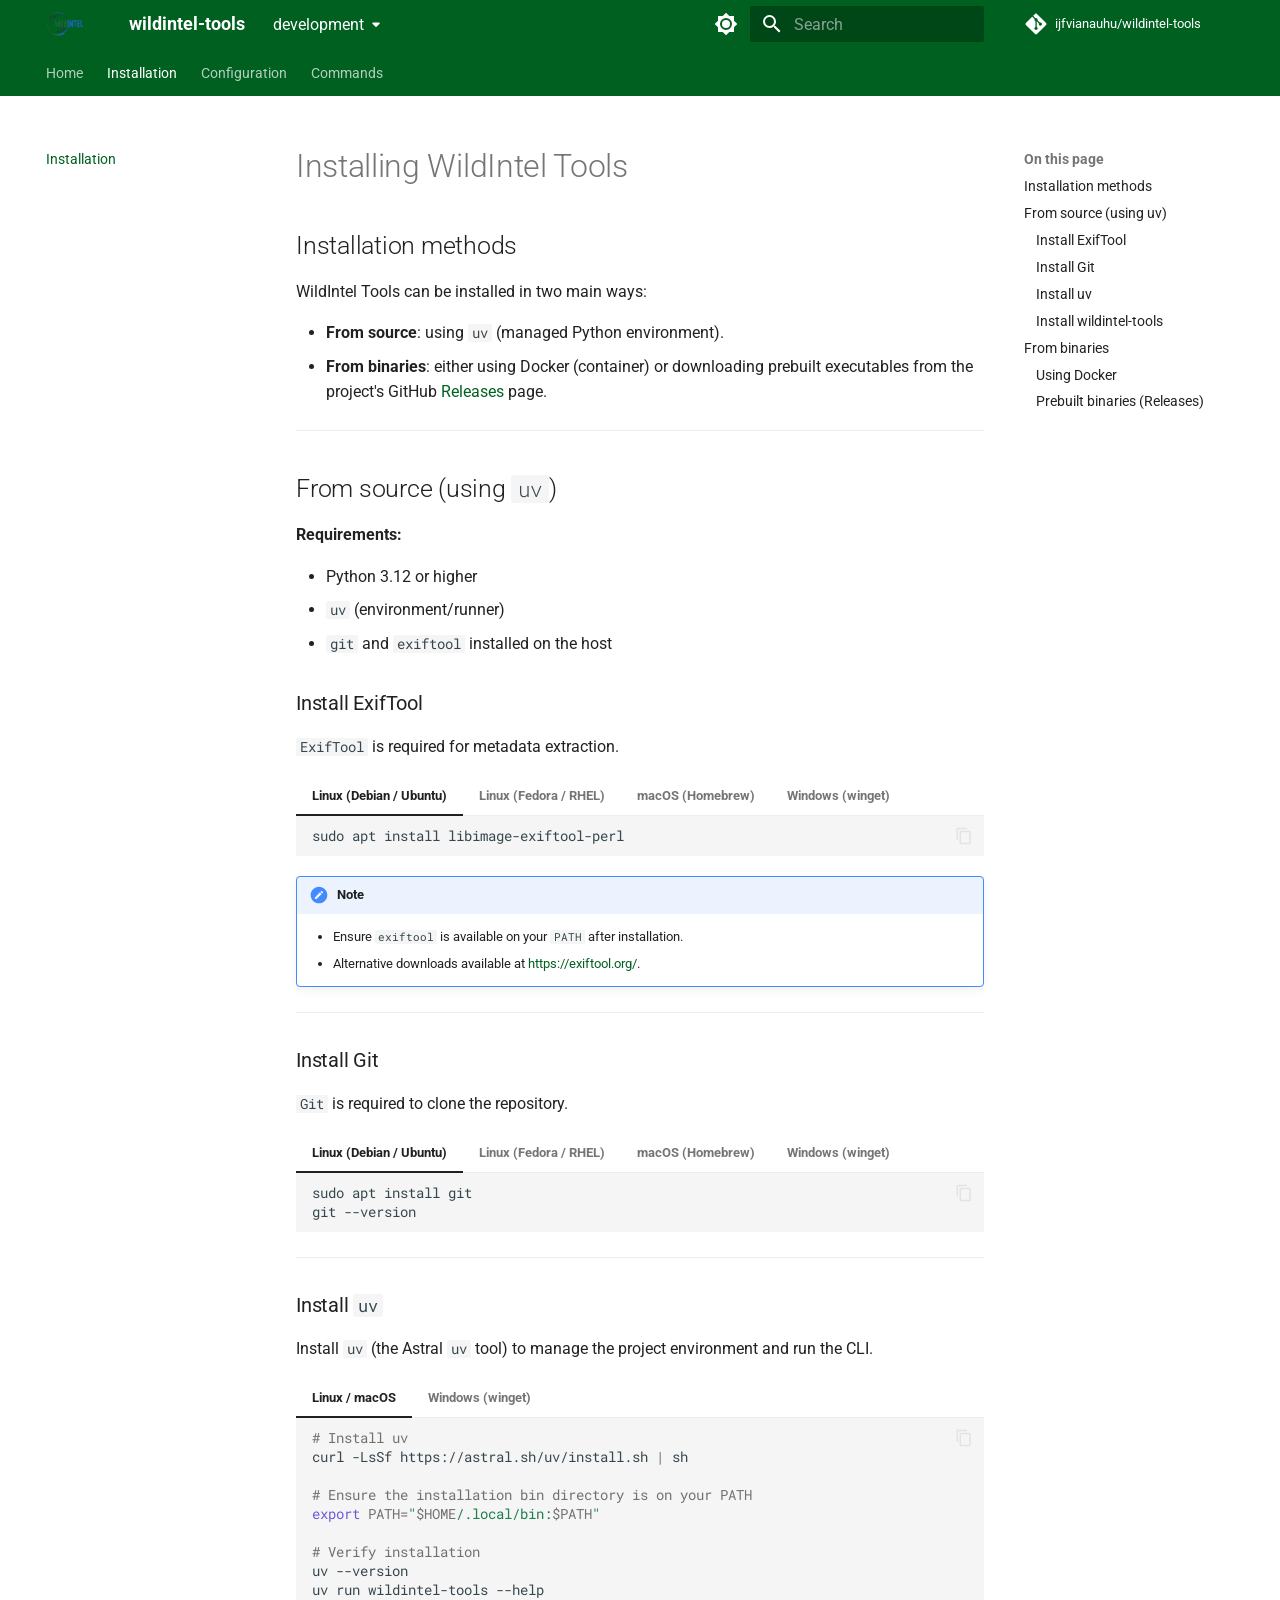
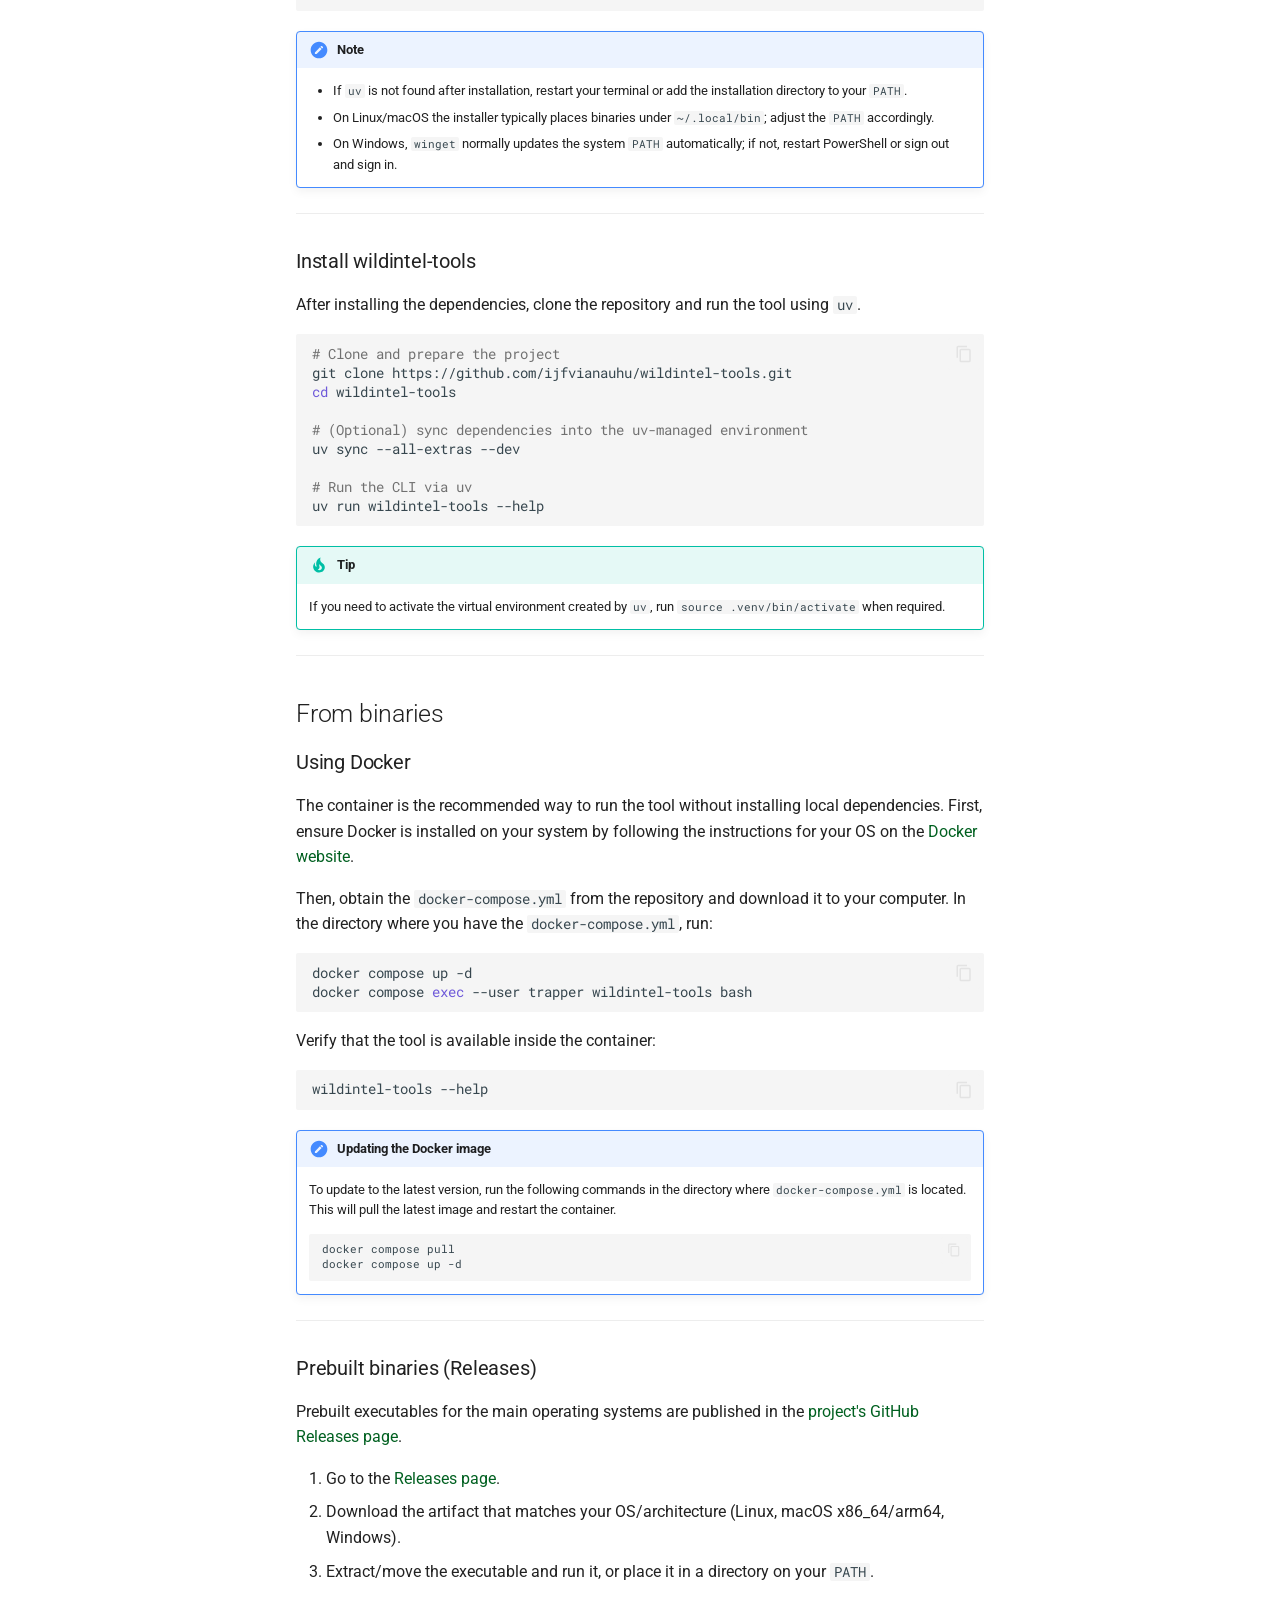
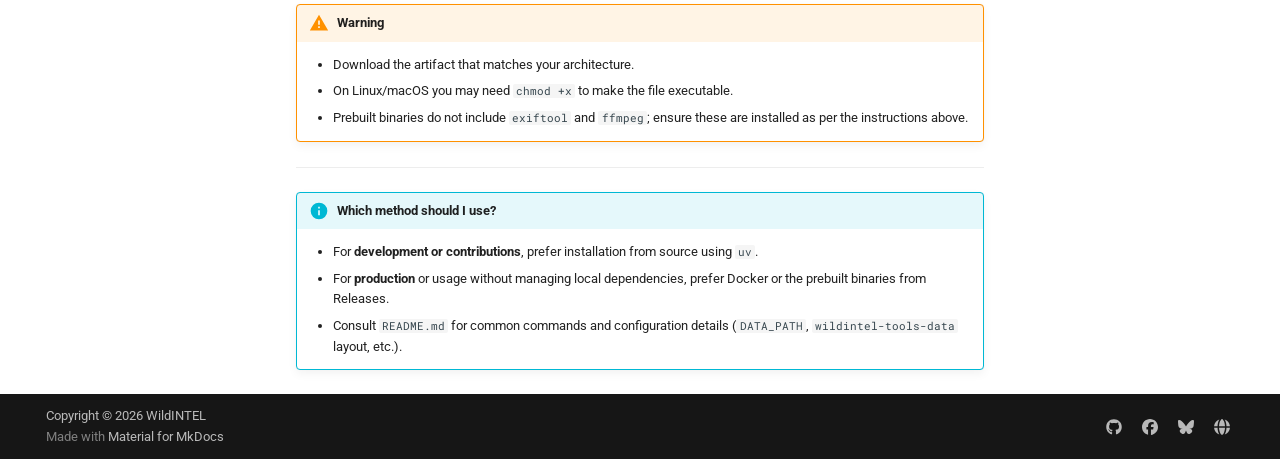
<file: development/installation/index.html>
<!doctype html>
<html lang="en" class="no-js">
  <head>
    
      <meta charset="utf-8">
      <meta name="viewport" content="width=device-width,initial-scale=1">
      
        <meta name="description" content="Utilities for validating and preparing wildlife monitoring data for the WildINTEL project and Trapper platform">
      
      
      
        <link rel="canonical" href="https://ijfvianauhu.github.io/wildintel-tools/development/installation/">
      
      
        <link rel="prev" href="..">
      
      
        <link rel="next" href="../configuration/">
      
      
        
      
      
      <link rel="icon" href="../imgs/logo.png">
      <meta name="generator" content="mkdocs-1.6.1, mkdocs-material-9.7.6">
    
    
      
        <title>Installation - wildintel-tools</title>
      
    
    
      <link rel="stylesheet" href="../assets/stylesheets/main.484c7ddc.min.css">
      
        
        <link rel="stylesheet" href="../assets/stylesheets/palette.ab4e12ef.min.css">
      
      


    
    
      
    
    
      
        
        
        <link rel="preconnect" href="https://fonts.gstatic.com" crossorigin>
        <link rel="stylesheet" href="https://fonts.googleapis.com/css?family=Roboto:300,300i,400,400i,700,700i%7CRoboto+Mono:400,400i,700,700i&display=fallback">
        <style>:root{--md-text-font:"Roboto";--md-code-font:"Roboto Mono"}</style>
      
    
    
      <link rel="stylesheet" href="../stylesheets/extras.css">
    
    <script>__md_scope=new URL("..",location),__md_hash=e=>[...e].reduce(((e,_)=>(e<<5)-e+_.charCodeAt(0)),0),__md_get=(e,_=localStorage,t=__md_scope)=>JSON.parse(_.getItem(t.pathname+"."+e)),__md_set=(e,_,t=localStorage,a=__md_scope)=>{try{t.setItem(a.pathname+"."+e,JSON.stringify(_))}catch(e){}}</script>
    
      

    
    
  </head>
  
  
    
    
      
    
    
    
    
    <body dir="ltr" data-md-color-scheme="default" data-md-color-primary="custom" data-md-color-accent="custom">
  
    
    <input class="md-toggle" data-md-toggle="drawer" type="checkbox" id="__drawer" autocomplete="off">
    <input class="md-toggle" data-md-toggle="search" type="checkbox" id="__search" autocomplete="off">
    <label class="md-overlay" for="__drawer"></label>
    <div data-md-component="skip">
      
        
        <a href="#installing-wildintel-tools" class="md-skip">
          Skip to content
        </a>
      
    </div>
    <div data-md-component="announce">
      
    </div>
    
      <div data-md-color-scheme="default" data-md-component="outdated" hidden>
        
      </div>
    
    
      

<header class="md-header" data-md-component="header">
  <nav class="md-header__inner md-grid" aria-label="Header">
    <a href=".." title="wildintel-tools" class="md-header__button md-logo" aria-label="wildintel-tools" data-md-component="logo">
      
  <img src="../imgs/logo.png" alt="logo">

    </a>
    <label class="md-header__button md-icon" for="__drawer">
      
      <svg xmlns="http://www.w3.org/2000/svg" viewBox="0 0 24 24"><path d="M3 6h18v2H3zm0 5h18v2H3zm0 5h18v2H3z"/></svg>
    </label>
    <div class="md-header__title" data-md-component="header-title">
      <div class="md-header__ellipsis">
        <div class="md-header__topic">
          <span class="md-ellipsis">
            wildintel-tools
          </span>
        </div>
        <div class="md-header__topic" data-md-component="header-topic">
          <span class="md-ellipsis">
            
              Installation
            
          </span>
        </div>
      </div>
    </div>
    
      
        <form class="md-header__option" data-md-component="palette">
  
    
    
    
    <input class="md-option" data-md-color-media="" data-md-color-scheme="default" data-md-color-primary="custom" data-md-color-accent="custom"  aria-label="Switch to dark mode"  type="radio" name="__palette" id="__palette_0">
    
      <label class="md-header__button md-icon" title="Switch to dark mode" for="__palette_1" hidden>
        <svg xmlns="http://www.w3.org/2000/svg" viewBox="0 0 24 24"><path d="M12 8a4 4 0 0 0-4 4 4 4 0 0 0 4 4 4 4 0 0 0 4-4 4 4 0 0 0-4-4m0 10a6 6 0 0 1-6-6 6 6 0 0 1 6-6 6 6 0 0 1 6 6 6 6 0 0 1-6 6m8-9.31V4h-4.69L12 .69 8.69 4H4v4.69L.69 12 4 15.31V20h4.69L12 23.31 15.31 20H20v-4.69L23.31 12z"/></svg>
      </label>
    
  
    
    
    
    <input class="md-option" data-md-color-media="" data-md-color-scheme="slate" data-md-color-primary="custom" data-md-color-accent="custom"  aria-label="Switch to light mode"  type="radio" name="__palette" id="__palette_1">
    
      <label class="md-header__button md-icon" title="Switch to light mode" for="__palette_0" hidden>
        <svg xmlns="http://www.w3.org/2000/svg" viewBox="0 0 24 24"><path d="M12 18c-.89 0-1.74-.2-2.5-.55C11.56 16.5 13 14.42 13 12s-1.44-4.5-3.5-5.45C10.26 6.2 11.11 6 12 6a6 6 0 0 1 6 6 6 6 0 0 1-6 6m8-9.31V4h-4.69L12 .69 8.69 4H4v4.69L.69 12 4 15.31V20h4.69L12 23.31 15.31 20H20v-4.69L23.31 12z"/></svg>
      </label>
    
  
</form>
      
    
    
      <script>var palette=__md_get("__palette");if(palette&&palette.color){if("(prefers-color-scheme)"===palette.color.media){var media=matchMedia("(prefers-color-scheme: light)"),input=document.querySelector(media.matches?"[data-md-color-media='(prefers-color-scheme: light)']":"[data-md-color-media='(prefers-color-scheme: dark)']");palette.color.media=input.getAttribute("data-md-color-media"),palette.color.scheme=input.getAttribute("data-md-color-scheme"),palette.color.primary=input.getAttribute("data-md-color-primary"),palette.color.accent=input.getAttribute("data-md-color-accent")}for(var[key,value]of Object.entries(palette.color))document.body.setAttribute("data-md-color-"+key,value)}</script>
    
    
    
      
      
        <label class="md-header__button md-icon" for="__search">
          
          <svg xmlns="http://www.w3.org/2000/svg" viewBox="0 0 24 24"><path d="M9.5 3A6.5 6.5 0 0 1 16 9.5c0 1.61-.59 3.09-1.56 4.23l.27.27h.79l5 5-1.5 1.5-5-5v-.79l-.27-.27A6.52 6.52 0 0 1 9.5 16 6.5 6.5 0 0 1 3 9.5 6.5 6.5 0 0 1 9.5 3m0 2C7 5 5 7 5 9.5S7 14 9.5 14 14 12 14 9.5 12 5 9.5 5"/></svg>
        </label>
        <div class="md-search" data-md-component="search" role="dialog">
  <label class="md-search__overlay" for="__search"></label>
  <div class="md-search__inner" role="search">
    <form class="md-search__form" name="search">
      <input type="text" class="md-search__input" name="query" aria-label="Search" placeholder="Search" autocapitalize="off" autocorrect="off" autocomplete="off" spellcheck="false" data-md-component="search-query" required>
      <label class="md-search__icon md-icon" for="__search">
        
        <svg xmlns="http://www.w3.org/2000/svg" viewBox="0 0 24 24"><path d="M9.5 3A6.5 6.5 0 0 1 16 9.5c0 1.61-.59 3.09-1.56 4.23l.27.27h.79l5 5-1.5 1.5-5-5v-.79l-.27-.27A6.52 6.52 0 0 1 9.5 16 6.5 6.5 0 0 1 3 9.5 6.5 6.5 0 0 1 9.5 3m0 2C7 5 5 7 5 9.5S7 14 9.5 14 14 12 14 9.5 12 5 9.5 5"/></svg>
        
        <svg xmlns="http://www.w3.org/2000/svg" viewBox="0 0 24 24"><path d="M20 11v2H8l5.5 5.5-1.42 1.42L4.16 12l7.92-7.92L13.5 5.5 8 11z"/></svg>
      </label>
      <nav class="md-search__options" aria-label="Search">
        
        <button type="reset" class="md-search__icon md-icon" title="Clear" aria-label="Clear" tabindex="-1">
          
          <svg xmlns="http://www.w3.org/2000/svg" viewBox="0 0 24 24"><path d="M19 6.41 17.59 5 12 10.59 6.41 5 5 6.41 10.59 12 5 17.59 6.41 19 12 13.41 17.59 19 19 17.59 13.41 12z"/></svg>
        </button>
      </nav>
      
    </form>
    <div class="md-search__output">
      <div class="md-search__scrollwrap" tabindex="0" data-md-scrollfix>
        <div class="md-search-result" data-md-component="search-result">
          <div class="md-search-result__meta">
            Initializing search
          </div>
          <ol class="md-search-result__list" role="presentation"></ol>
        </div>
      </div>
    </div>
  </div>
</div>
      
    
    
      <div class="md-header__source">
        <a href="https://github.com/ijfvianauhu/wildintel-tools" title="Go to repository" class="md-source" data-md-component="source">
  <div class="md-source__icon md-icon">
    
    <svg xmlns="http://www.w3.org/2000/svg" viewBox="0 0 448 512"><!--! Font Awesome Free 7.1.0 by @fontawesome - https://fontawesome.com License - https://fontawesome.com/license/free (Icons: CC BY 4.0, Fonts: SIL OFL 1.1, Code: MIT License) Copyright 2025 Fonticons, Inc.--><path d="M439.6 236.1 244 40.5c-5.4-5.5-12.8-8.5-20.4-8.5s-15 3-20.4 8.4L162.5 81l51.5 51.5c27.1-9.1 52.7 16.8 43.4 43.7l49.7 49.7c34.2-11.8 61.2 31 35.5 56.7-26.5 26.5-70.2-2.9-56-37.3L240.3 199v121.9c25.3 12.5 22.3 41.8 9.1 55-6.4 6.4-15.2 10.1-24.3 10.1s-17.8-3.6-24.3-10.1c-17.6-17.6-11.1-46.9 11.2-56v-123c-20.8-8.5-24.6-30.7-18.6-45L142.6 101 8.5 235.1C3 240.6 0 247.9 0 255.5s3 15 8.5 20.4l195.6 195.7c5.4 5.4 12.7 8.4 20.4 8.4s15-3 20.4-8.4l194.7-194.7c5.4-5.4 8.4-12.8 8.4-20.4s-3-15-8.4-20.4"/></svg>
  </div>
  <div class="md-source__repository">
    ijfvianauhu/wildintel-tools
  </div>
</a>
      </div>
    
  </nav>
  
</header>
    
    <div class="md-container" data-md-component="container">
      
      
        
          
            
<nav class="md-tabs" aria-label="Tabs" data-md-component="tabs">
  <div class="md-grid">
    <ul class="md-tabs__list">
      
        
  
  
  
  
    <li class="md-tabs__item">
      <a href=".." class="md-tabs__link">
        
  
  
    
  
  Home

      </a>
    </li>
  

      
        
  
  
  
    
  
  
    <li class="md-tabs__item md-tabs__item--active">
      <a href="./" class="md-tabs__link">
        
  
  
    
  
  Installation

      </a>
    </li>
  

      
        
  
  
  
  
    <li class="md-tabs__item">
      <a href="../configuration/" class="md-tabs__link">
        
  
  
    
  
  Configuration

      </a>
    </li>
  

      
        
  
  
  
  
    
    
      <li class="md-tabs__item">
        <a href="../commands/config/" class="md-tabs__link">
          
  
  
  Commands

        </a>
      </li>
    
  

      
    </ul>
  </div>
</nav>
          
        
      
      <main class="md-main" data-md-component="main">
        <div class="md-main__inner md-grid">
          
            
              
              <div class="md-sidebar md-sidebar--primary" data-md-component="sidebar" data-md-type="navigation" >
                <div class="md-sidebar__scrollwrap">
                  <div class="md-sidebar__inner">
                    


  


<nav class="md-nav md-nav--primary md-nav--lifted" aria-label="Navigation" data-md-level="0">
  <label class="md-nav__title" for="__drawer">
    <a href=".." title="wildintel-tools" class="md-nav__button md-logo" aria-label="wildintel-tools" data-md-component="logo">
      
  <img src="../imgs/logo.png" alt="logo">

    </a>
    wildintel-tools
  </label>
  
    <div class="md-nav__source">
      <a href="https://github.com/ijfvianauhu/wildintel-tools" title="Go to repository" class="md-source" data-md-component="source">
  <div class="md-source__icon md-icon">
    
    <svg xmlns="http://www.w3.org/2000/svg" viewBox="0 0 448 512"><!--! Font Awesome Free 7.1.0 by @fontawesome - https://fontawesome.com License - https://fontawesome.com/license/free (Icons: CC BY 4.0, Fonts: SIL OFL 1.1, Code: MIT License) Copyright 2025 Fonticons, Inc.--><path d="M439.6 236.1 244 40.5c-5.4-5.5-12.8-8.5-20.4-8.5s-15 3-20.4 8.4L162.5 81l51.5 51.5c27.1-9.1 52.7 16.8 43.4 43.7l49.7 49.7c34.2-11.8 61.2 31 35.5 56.7-26.5 26.5-70.2-2.9-56-37.3L240.3 199v121.9c25.3 12.5 22.3 41.8 9.1 55-6.4 6.4-15.2 10.1-24.3 10.1s-17.8-3.6-24.3-10.1c-17.6-17.6-11.1-46.9 11.2-56v-123c-20.8-8.5-24.6-30.7-18.6-45L142.6 101 8.5 235.1C3 240.6 0 247.9 0 255.5s3 15 8.5 20.4l195.6 195.7c5.4 5.4 12.7 8.4 20.4 8.4s15-3 20.4-8.4l194.7-194.7c5.4-5.4 8.4-12.8 8.4-20.4s-3-15-8.4-20.4"/></svg>
  </div>
  <div class="md-source__repository">
    ijfvianauhu/wildintel-tools
  </div>
</a>
    </div>
  
  <ul class="md-nav__list" data-md-scrollfix>
    
      
      
  
  
  
  
    <li class="md-nav__item">
      <a href=".." class="md-nav__link">
        
  
  
  <span class="md-ellipsis">
    
  
    Home
  

    
  </span>
  
  

      </a>
    </li>
  

    
      
      
  
  
    
  
  
  
    <li class="md-nav__item md-nav__item--active">
      
      <input class="md-nav__toggle md-toggle" type="checkbox" id="__toc">
      
      
        
      
      
        <label class="md-nav__link md-nav__link--active" for="__toc">
          
  
  
  <span class="md-ellipsis">
    
  
    Installation
  

    
  </span>
  
  

          <span class="md-nav__icon md-icon"></span>
        </label>
      
      <a href="./" class="md-nav__link md-nav__link--active">
        
  
  
  <span class="md-ellipsis">
    
  
    Installation
  

    
  </span>
  
  

      </a>
      
        

  

<nav class="md-nav md-nav--secondary" aria-label="On this page">
  
  
  
    
  
  
    <label class="md-nav__title" for="__toc">
      <span class="md-nav__icon md-icon"></span>
      On this page
    </label>
    <ul class="md-nav__list" data-md-component="toc" data-md-scrollfix>
      
        <li class="md-nav__item">
  <a href="#installation-methods" class="md-nav__link">
    <span class="md-ellipsis">
      
        Installation methods
      
    </span>
  </a>
  
</li>
      
        <li class="md-nav__item">
  <a href="#from-source-using-uv" class="md-nav__link">
    <span class="md-ellipsis">
      
        From source (using uv)
      
    </span>
  </a>
  
    <nav class="md-nav" aria-label="From source (using uv)">
      <ul class="md-nav__list">
        
          <li class="md-nav__item">
  <a href="#install-exiftool" class="md-nav__link">
    <span class="md-ellipsis">
      
        Install ExifTool
      
    </span>
  </a>
  
</li>
        
          <li class="md-nav__item">
  <a href="#install-git" class="md-nav__link">
    <span class="md-ellipsis">
      
        Install Git
      
    </span>
  </a>
  
</li>
        
          <li class="md-nav__item">
  <a href="#install-uv" class="md-nav__link">
    <span class="md-ellipsis">
      
        Install uv
      
    </span>
  </a>
  
</li>
        
          <li class="md-nav__item">
  <a href="#install-wildintel-tools" class="md-nav__link">
    <span class="md-ellipsis">
      
        Install wildintel-tools
      
    </span>
  </a>
  
</li>
        
      </ul>
    </nav>
  
</li>
      
        <li class="md-nav__item">
  <a href="#from-binaries" class="md-nav__link">
    <span class="md-ellipsis">
      
        From binaries
      
    </span>
  </a>
  
    <nav class="md-nav" aria-label="From binaries">
      <ul class="md-nav__list">
        
          <li class="md-nav__item">
  <a href="#using-docker" class="md-nav__link">
    <span class="md-ellipsis">
      
        Using Docker
      
    </span>
  </a>
  
</li>
        
          <li class="md-nav__item">
  <a href="#prebuilt-binaries-releases" class="md-nav__link">
    <span class="md-ellipsis">
      
        Prebuilt binaries (Releases)
      
    </span>
  </a>
  
</li>
        
      </ul>
    </nav>
  
</li>
      
    </ul>
  
</nav>
      
    </li>
  

    
      
      
  
  
  
  
    <li class="md-nav__item">
      <a href="../configuration/" class="md-nav__link">
        
  
  
  <span class="md-ellipsis">
    
  
    Configuration
  

    
  </span>
  
  

      </a>
    </li>
  

    
      
      
  
  
  
  
    
    
    
    
      
      
        
      
    
    
    <li class="md-nav__item md-nav__item--nested">
      
        
        
        <input class="md-nav__toggle md-toggle " type="checkbox" id="__nav_4" >
        
          
          <label class="md-nav__link" for="__nav_4" id="__nav_4_label" tabindex="0">
            
  
  
  <span class="md-ellipsis">
    
  
    Commands
  

    
  </span>
  
  

            <span class="md-nav__icon md-icon"></span>
          </label>
        
        <nav class="md-nav" data-md-level="1" aria-labelledby="__nav_4_label" aria-expanded="false">
          <label class="md-nav__title" for="__nav_4">
            <span class="md-nav__icon md-icon"></span>
            
  
    Commands
  

          </label>
          <ul class="md-nav__list" data-md-scrollfix>
            
              
                
  
  
  
  
    <li class="md-nav__item">
      <a href="../commands/config/" class="md-nav__link">
        
  
  
  <span class="md-ellipsis">
    
  
    config
  

    
  </span>
  
  

      </a>
    </li>
  

              
            
              
                
  
  
  
  
    <li class="md-nav__item">
      <a href="../commands/reports/" class="md-nav__link">
        
  
  
  <span class="md-ellipsis">
    
  
    reports
  

    
  </span>
  
  

      </a>
    </li>
  

              
            
              
                
  
  
  
  
    <li class="md-nav__item">
      <a href="../commands/logger/" class="md-nav__link">
        
  
  
  <span class="md-ellipsis">
    
  
    logger
  

    
  </span>
  
  

      </a>
    </li>
  

              
            
              
                
  
  
  
  
    <li class="md-nav__item">
      <a href="../commands/helpers/" class="md-nav__link">
        
  
  
  <span class="md-ellipsis">
    
  
    helpers
  

    
  </span>
  
  

      </a>
    </li>
  

              
            
              
                
  
  
  
  
    <li class="md-nav__item">
      <a href="../commands/wildintel/" class="md-nav__link">
        
  
  
  <span class="md-ellipsis">
    
  
    wildintel
  

    
  </span>
  
  

      </a>
    </li>
  

              
            
              
                
  
  
  
  
    <li class="md-nav__item">
      <a href="../commands/epicollect/" class="md-nav__link">
        
  
  
  <span class="md-ellipsis">
    
  
    epicollect
  

    
  </span>
  
  

      </a>
    </li>
  

              
            
              
                
  
  
  
  
    <li class="md-nav__item">
      <a href="../commands/zooniverse/" class="md-nav__link">
        
  
  
  <span class="md-ellipsis">
    
  
    zooniverse
  

    
  </span>
  
  

      </a>
    </li>
  

              
            
          </ul>
        </nav>
      
    </li>
  

    
  </ul>
</nav>
                  </div>
                </div>
              </div>
            
            
              
              <div class="md-sidebar md-sidebar--secondary" data-md-component="sidebar" data-md-type="toc" >
                <div class="md-sidebar__scrollwrap">
                  <div class="md-sidebar__inner">
                    

  

<nav class="md-nav md-nav--secondary" aria-label="On this page">
  
  
  
    
  
  
    <label class="md-nav__title" for="__toc">
      <span class="md-nav__icon md-icon"></span>
      On this page
    </label>
    <ul class="md-nav__list" data-md-component="toc" data-md-scrollfix>
      
        <li class="md-nav__item">
  <a href="#installation-methods" class="md-nav__link">
    <span class="md-ellipsis">
      
        Installation methods
      
    </span>
  </a>
  
</li>
      
        <li class="md-nav__item">
  <a href="#from-source-using-uv" class="md-nav__link">
    <span class="md-ellipsis">
      
        From source (using uv)
      
    </span>
  </a>
  
    <nav class="md-nav" aria-label="From source (using uv)">
      <ul class="md-nav__list">
        
          <li class="md-nav__item">
  <a href="#install-exiftool" class="md-nav__link">
    <span class="md-ellipsis">
      
        Install ExifTool
      
    </span>
  </a>
  
</li>
        
          <li class="md-nav__item">
  <a href="#install-git" class="md-nav__link">
    <span class="md-ellipsis">
      
        Install Git
      
    </span>
  </a>
  
</li>
        
          <li class="md-nav__item">
  <a href="#install-uv" class="md-nav__link">
    <span class="md-ellipsis">
      
        Install uv
      
    </span>
  </a>
  
</li>
        
          <li class="md-nav__item">
  <a href="#install-wildintel-tools" class="md-nav__link">
    <span class="md-ellipsis">
      
        Install wildintel-tools
      
    </span>
  </a>
  
</li>
        
      </ul>
    </nav>
  
</li>
      
        <li class="md-nav__item">
  <a href="#from-binaries" class="md-nav__link">
    <span class="md-ellipsis">
      
        From binaries
      
    </span>
  </a>
  
    <nav class="md-nav" aria-label="From binaries">
      <ul class="md-nav__list">
        
          <li class="md-nav__item">
  <a href="#using-docker" class="md-nav__link">
    <span class="md-ellipsis">
      
        Using Docker
      
    </span>
  </a>
  
</li>
        
          <li class="md-nav__item">
  <a href="#prebuilt-binaries-releases" class="md-nav__link">
    <span class="md-ellipsis">
      
        Prebuilt binaries (Releases)
      
    </span>
  </a>
  
</li>
        
      </ul>
    </nav>
  
</li>
      
    </ul>
  
</nav>
                  </div>
                </div>
              </div>
            
          
          
            <div class="md-content" data-md-component="content">
              
              <article class="md-content__inner md-typeset">
                
                  


  
  


<h1 id="installing-wildintel-tools">Installing WildIntel Tools</h1>
<h2 id="installation-methods">Installation methods</h2>
<p>WildIntel Tools can be installed in two main ways:</p>
<ul>
<li><strong>From source</strong>: using <code>uv</code> (managed Python environment).</li>
<li><strong>From binaries</strong>: either using Docker (container) or downloading prebuilt executables from the project's GitHub <a href="https://github.com/ijfvianauhu/wildintel-tools/releases">Releases</a> page.</li>
</ul>
<hr />
<h2 id="from-source-using-uv">From source (using <code>uv</code>)</h2>
<p><strong>Requirements:</strong></p>
<ul>
<li>Python 3.12 or higher</li>
<li><code>uv</code> (environment/runner)</li>
<li><code>git</code> and <code>exiftool</code> installed on the host</li>
</ul>
<h3 id="install-exiftool">Install ExifTool</h3>
<p><code>ExifTool</code> is required for metadata extraction.</p>
<div class="tabbed-set tabbed-alternate" data-tabs="1:4"><input checked="checked" id="__tabbed_1_1" name="__tabbed_1" type="radio" /><input id="__tabbed_1_2" name="__tabbed_1" type="radio" /><input id="__tabbed_1_3" name="__tabbed_1" type="radio" /><input id="__tabbed_1_4" name="__tabbed_1" type="radio" /><div class="tabbed-labels"><label for="__tabbed_1_1">Linux (Debian / Ubuntu)</label><label for="__tabbed_1_2">Linux (Fedora / RHEL)</label><label for="__tabbed_1_3">macOS (Homebrew)</label><label for="__tabbed_1_4">Windows (winget)</label></div>
<div class="tabbed-content">
<div class="tabbed-block">
<div class="highlight"><pre><span></span><code><a id="__codelineno-0-1" name="__codelineno-0-1" href="#__codelineno-0-1"></a>sudo<span class="w"> </span>apt<span class="w"> </span>install<span class="w"> </span>libimage-exiftool-perl
</code></pre></div>
</div>
<div class="tabbed-block">
<div class="highlight"><pre><span></span><code><a id="__codelineno-1-1" name="__codelineno-1-1" href="#__codelineno-1-1"></a>sudo<span class="w"> </span>dnf<span class="w"> </span>install<span class="w"> </span>perl-Image-ExifTool
</code></pre></div>
</div>
<div class="tabbed-block">
<div class="highlight"><pre><span></span><code><a id="__codelineno-2-1" name="__codelineno-2-1" href="#__codelineno-2-1"></a>/bin/bash<span class="w"> </span>-c<span class="w"> </span><span class="s2">&quot;</span><span class="k">$(</span>curl<span class="w"> </span>-fsSL<span class="w"> </span>https://raw.githubusercontent.com/Homebrew/install/HEAD/install.sh<span class="k">)</span><span class="s2">&quot;</span>
<a id="__codelineno-2-2" name="__codelineno-2-2" href="#__codelineno-2-2"></a>brew<span class="w"> </span>install<span class="w"> </span>exiftool
</code></pre></div>
</div>
<div class="tabbed-block">
<div class="highlight"><pre><span></span><code><a id="__codelineno-3-1" name="__codelineno-3-1" href="#__codelineno-3-1"></a><span class="n">winget</span> <span class="n">install</span> <span class="n">-e</span> <span class="p">-</span><span class="n">-id</span> <span class="n">OliverBetz</span><span class="p">.</span><span class="n">ExifTool</span>
</code></pre></div>
</div>
</div>
</div>
<div class="admonition note">
<p class="admonition-title">Note</p>
<ul>
<li>Ensure <code>exiftool</code> is available on your <code>PATH</code> after installation.</li>
<li>Alternative downloads available at <a href="https://exiftool.org/">https://exiftool.org/</a>.</li>
</ul>
</div>
<hr />
<h3 id="install-git">Install Git</h3>
<p><code>Git</code> is required to clone the repository.</p>
<div class="tabbed-set tabbed-alternate" data-tabs="2:4"><input checked="checked" id="__tabbed_2_1" name="__tabbed_2" type="radio" /><input id="__tabbed_2_2" name="__tabbed_2" type="radio" /><input id="__tabbed_2_3" name="__tabbed_2" type="radio" /><input id="__tabbed_2_4" name="__tabbed_2" type="radio" /><div class="tabbed-labels"><label for="__tabbed_2_1">Linux (Debian / Ubuntu)</label><label for="__tabbed_2_2">Linux (Fedora / RHEL)</label><label for="__tabbed_2_3">macOS (Homebrew)</label><label for="__tabbed_2_4">Windows (winget)</label></div>
<div class="tabbed-content">
<div class="tabbed-block">
<div class="highlight"><pre><span></span><code><a id="__codelineno-4-1" name="__codelineno-4-1" href="#__codelineno-4-1"></a>sudo<span class="w"> </span>apt<span class="w"> </span>install<span class="w"> </span>git
<a id="__codelineno-4-2" name="__codelineno-4-2" href="#__codelineno-4-2"></a>git<span class="w"> </span>--version
</code></pre></div>
</div>
<div class="tabbed-block">
<div class="highlight"><pre><span></span><code><a id="__codelineno-5-1" name="__codelineno-5-1" href="#__codelineno-5-1"></a>sudo<span class="w"> </span>dnf<span class="w"> </span>install<span class="w"> </span>git
<a id="__codelineno-5-2" name="__codelineno-5-2" href="#__codelineno-5-2"></a>git<span class="w"> </span>--version
</code></pre></div>
</div>
<div class="tabbed-block">
<div class="highlight"><pre><span></span><code><a id="__codelineno-6-1" name="__codelineno-6-1" href="#__codelineno-6-1"></a>brew<span class="w"> </span>install<span class="w"> </span>git
<a id="__codelineno-6-2" name="__codelineno-6-2" href="#__codelineno-6-2"></a>git<span class="w"> </span>--version
</code></pre></div>
</div>
<div class="tabbed-block">
<div class="highlight"><pre><span></span><code><a id="__codelineno-7-1" name="__codelineno-7-1" href="#__codelineno-7-1"></a><span class="n">winget</span> <span class="n">install</span> <span class="n">-e</span> <span class="p">-</span><span class="n">-id</span> <span class="n">Git</span><span class="p">.</span><span class="n">Git</span>
<a id="__codelineno-7-2" name="__codelineno-7-2" href="#__codelineno-7-2"></a><span class="n">git</span> <span class="p">-</span><span class="n">-version</span>
</code></pre></div>
</div>
</div>
</div>
<hr />
<h3 id="install-uv">Install <code>uv</code></h3>
<p>Install <code>uv</code> (the Astral <code>uv</code> tool) to manage the project environment and run the CLI.</p>
<div class="tabbed-set tabbed-alternate" data-tabs="3:2"><input checked="checked" id="__tabbed_3_1" name="__tabbed_3" type="radio" /><input id="__tabbed_3_2" name="__tabbed_3" type="radio" /><div class="tabbed-labels"><label for="__tabbed_3_1">Linux / macOS</label><label for="__tabbed_3_2">Windows (winget)</label></div>
<div class="tabbed-content">
<div class="tabbed-block">
<div class="highlight"><pre><span></span><code><a id="__codelineno-8-1" name="__codelineno-8-1" href="#__codelineno-8-1"></a><span class="c1"># Install uv</span>
<a id="__codelineno-8-2" name="__codelineno-8-2" href="#__codelineno-8-2"></a>curl<span class="w"> </span>-LsSf<span class="w"> </span>https://astral.sh/uv/install.sh<span class="w"> </span><span class="p">|</span><span class="w"> </span>sh
<a id="__codelineno-8-3" name="__codelineno-8-3" href="#__codelineno-8-3"></a>
<a id="__codelineno-8-4" name="__codelineno-8-4" href="#__codelineno-8-4"></a><span class="c1"># Ensure the installation bin directory is on your PATH</span>
<a id="__codelineno-8-5" name="__codelineno-8-5" href="#__codelineno-8-5"></a><span class="nb">export</span><span class="w"> </span><span class="nv">PATH</span><span class="o">=</span><span class="s2">&quot;</span><span class="nv">$HOME</span><span class="s2">/.local/bin:</span><span class="nv">$PATH</span><span class="s2">&quot;</span>
<a id="__codelineno-8-6" name="__codelineno-8-6" href="#__codelineno-8-6"></a>
<a id="__codelineno-8-7" name="__codelineno-8-7" href="#__codelineno-8-7"></a><span class="c1"># Verify installation</span>
<a id="__codelineno-8-8" name="__codelineno-8-8" href="#__codelineno-8-8"></a>uv<span class="w"> </span>--version
<a id="__codelineno-8-9" name="__codelineno-8-9" href="#__codelineno-8-9"></a>uv<span class="w"> </span>run<span class="w"> </span>wildintel-tools<span class="w"> </span>--help
</code></pre></div>
</div>
<div class="tabbed-block">
<div class="highlight"><pre><span></span><code><a id="__codelineno-9-1" name="__codelineno-9-1" href="#__codelineno-9-1"></a><span class="c"># Install uv</span>
<a id="__codelineno-9-2" name="__codelineno-9-2" href="#__codelineno-9-2"></a><span class="n">winget</span> <span class="n">install</span> <span class="n">-e</span> <span class="p">-</span><span class="n">-id</span> <span class="n">astral-sh</span><span class="p">.</span><span class="n">uv</span>
<a id="__codelineno-9-3" name="__codelineno-9-3" href="#__codelineno-9-3"></a>
<a id="__codelineno-9-4" name="__codelineno-9-4" href="#__codelineno-9-4"></a><span class="c"># Verify installation</span>
<a id="__codelineno-9-5" name="__codelineno-9-5" href="#__codelineno-9-5"></a><span class="n">uv</span> <span class="p">-</span><span class="n">-version</span>
<a id="__codelineno-9-6" name="__codelineno-9-6" href="#__codelineno-9-6"></a><span class="n">uv</span> <span class="n">run</span> <span class="n">wildintel-tools</span> <span class="p">-</span><span class="n">-help</span>
</code></pre></div>
</div>
</div>
</div>
<div class="admonition note">
<p class="admonition-title">Note</p>
<ul>
<li>If <code>uv</code> is not found after installation, restart your terminal or add the installation directory to your <code>PATH</code>.</li>
<li>On Linux/macOS the installer typically places binaries under <code>~/.local/bin</code>; adjust the <code>PATH</code> accordingly.</li>
<li>On Windows, <code>winget</code> normally updates the system <code>PATH</code> automatically; if not, restart PowerShell or sign out and sign in.</li>
</ul>
</div>
<hr />
<h3 id="install-wildintel-tools">Install wildintel-tools</h3>
<p>After installing the dependencies, clone the repository and run the tool using <code>uv</code>.</p>
<div class="highlight"><pre><span></span><code><a id="__codelineno-10-1" name="__codelineno-10-1" href="#__codelineno-10-1"></a><span class="c1"># Clone and prepare the project</span>
<a id="__codelineno-10-2" name="__codelineno-10-2" href="#__codelineno-10-2"></a>git<span class="w"> </span>clone<span class="w"> </span>https://github.com/ijfvianauhu/wildintel-tools.git
<a id="__codelineno-10-3" name="__codelineno-10-3" href="#__codelineno-10-3"></a><span class="nb">cd</span><span class="w"> </span>wildintel-tools
<a id="__codelineno-10-4" name="__codelineno-10-4" href="#__codelineno-10-4"></a>
<a id="__codelineno-10-5" name="__codelineno-10-5" href="#__codelineno-10-5"></a><span class="c1"># (Optional) sync dependencies into the uv-managed environment</span>
<a id="__codelineno-10-6" name="__codelineno-10-6" href="#__codelineno-10-6"></a>uv<span class="w"> </span>sync<span class="w"> </span>--all-extras<span class="w"> </span>--dev
<a id="__codelineno-10-7" name="__codelineno-10-7" href="#__codelineno-10-7"></a>
<a id="__codelineno-10-8" name="__codelineno-10-8" href="#__codelineno-10-8"></a><span class="c1"># Run the CLI via uv</span>
<a id="__codelineno-10-9" name="__codelineno-10-9" href="#__codelineno-10-9"></a>uv<span class="w"> </span>run<span class="w"> </span>wildintel-tools<span class="w"> </span>--help
</code></pre></div>
<div class="admonition tip">
<p class="admonition-title">Tip</p>
<p>If you need to activate the virtual environment created by <code>uv</code>, run <code>source .venv/bin/activate</code> when required.</p>
</div>
<hr />
<h2 id="from-binaries">From binaries</h2>
<h3 id="using-docker">Using Docker</h3>
<p>The container is the recommended way to run the tool without installing local dependencies. First, ensure Docker is
installed on your system by following the instructions for your OS on the <a href="https://www.docker.com/get-started">Docker website</a>.</p>
<p>Then, obtain the <code>docker-compose.yml</code> from the repository and download it to your computer. In the directory where you
have the <code>docker-compose.yml</code>, run:</p>
<div class="highlight"><pre><span></span><code><a id="__codelineno-11-1" name="__codelineno-11-1" href="#__codelineno-11-1"></a>docker<span class="w"> </span>compose<span class="w"> </span>up<span class="w"> </span>-d
<a id="__codelineno-11-2" name="__codelineno-11-2" href="#__codelineno-11-2"></a>docker<span class="w"> </span>compose<span class="w"> </span><span class="nb">exec</span><span class="w"> </span>--user<span class="w"> </span>trapper<span class="w"> </span>wildintel-tools<span class="w"> </span>bash
</code></pre></div>
<p>Verify that the tool is available inside the container:</p>
<div class="highlight"><pre><span></span><code><a id="__codelineno-12-1" name="__codelineno-12-1" href="#__codelineno-12-1"></a>wildintel-tools<span class="w"> </span>--help
</code></pre></div>
<div class="admonition note">
<p class="admonition-title">Updating the Docker image</p>
<p>To update to the latest version, run the following commands in the directory where <code>docker-compose.yml</code> is located.
This will pull the latest image and restart the container.</p>
<div class="highlight"><pre><span></span><code><a id="__codelineno-13-1" name="__codelineno-13-1" href="#__codelineno-13-1"></a>docker<span class="w"> </span>compose<span class="w"> </span>pull
<a id="__codelineno-13-2" name="__codelineno-13-2" href="#__codelineno-13-2"></a>docker<span class="w"> </span>compose<span class="w"> </span>up<span class="w"> </span>-d
</code></pre></div>
</div>
<hr />
<h3 id="prebuilt-binaries-releases">Prebuilt binaries (Releases)</h3>
<p>Prebuilt executables for the main operating systems are published in the
<a href="https://github.com/ijfvianauhu/wildintel-tools/releases">project's GitHub Releases page</a>.</p>
<ol>
<li>Go to the <a href="https://github.com/ijfvianauhu/wildintel-tools/releases">Releases page</a>.</li>
<li>Download the artifact that matches your OS/architecture (Linux, macOS x86_64/arm64, Windows).</li>
<li>Extract/move the executable and run it, or place it in a directory on your <code>PATH</code>.</li>
</ol>
<div class="admonition warning">
<p class="admonition-title">Warning</p>
<ul>
<li>Download the artifact that matches your architecture.</li>
<li>On Linux/macOS you may need <code>chmod +x</code> to make the file executable.</li>
<li>Prebuilt binaries do not include <code>exiftool</code> and <code>ffmpeg</code>; ensure these are installed as per the instructions above.</li>
</ul>
</div>
<hr />
<div class="admonition info">
<p class="admonition-title">Which method should I use?</p>
<ul>
<li>For <strong>development or contributions</strong>, prefer installation from source using <code>uv</code>.</li>
<li>For <strong>production</strong> or usage without managing local dependencies, prefer Docker or the prebuilt binaries from Releases.</li>
<li>Consult <code>README.md</code> for common commands and configuration details (<code>DATA_PATH</code>, <code>wildintel-tools-data</code> layout, etc.).</li>
</ul>
</div>












                
              </article>
            </div>
          
          
<script>var target=document.getElementById(location.hash.slice(1));target&&target.name&&(target.checked=target.name.startsWith("__tabbed_"))</script>
        </div>
        
          <button type="button" class="md-top md-icon" data-md-component="top" hidden>
  
  <svg xmlns="http://www.w3.org/2000/svg" viewBox="0 0 24 24"><path d="M13 20h-2V8l-5.5 5.5-1.42-1.42L12 4.16l7.92 7.92-1.42 1.42L13 8z"/></svg>
  Back to top
</button>
        
      </main>
      
        <footer class="md-footer">
  
  <div class="md-footer-meta md-typeset">
    <div class="md-footer-meta__inner md-grid">
      <div class="md-copyright">
  
    <div class="md-copyright__highlight">
      Copyright &copy; 2026 <a href="https://wildintel.eu/">WildINTEL</a>
    </div>
  
  
    Made with
    <a href="https://squidfunk.github.io/mkdocs-material/" target="_blank" rel="noopener">
      Material for MkDocs
    </a>
  
</div>
      
        
<div class="md-social">
  
    
    
    
    
    <a href="https://github.com/wildintelproject" target="_blank" rel="noopener" title="WildINTEL on GitHub" class="md-social__link">
      <svg xmlns="http://www.w3.org/2000/svg" viewBox="0 0 512 512"><!--! Font Awesome Free 7.1.0 by @fontawesome - https://fontawesome.com License - https://fontawesome.com/license/free (Icons: CC BY 4.0, Fonts: SIL OFL 1.1, Code: MIT License) Copyright 2025 Fonticons, Inc.--><path d="M173.9 397.4c0 2-2.3 3.6-5.2 3.6-3.3.3-5.6-1.3-5.6-3.6 0-2 2.3-3.6 5.2-3.6 3-.3 5.6 1.3 5.6 3.6m-31.1-4.5c-.7 2 1.3 4.3 4.3 4.9 2.6 1 5.6 0 6.2-2s-1.3-4.3-4.3-5.2c-2.6-.7-5.5.3-6.2 2.3m44.2-1.7c-2.9.7-4.9 2.6-4.6 4.9.3 2 2.9 3.3 5.9 2.6 2.9-.7 4.9-2.6 4.6-4.6-.3-1.9-3-3.2-5.9-2.9M252.8 8C114.1 8 8 113.3 8 252c0 110.9 69.8 205.8 169.5 239.2 12.8 2.3 17.3-5.6 17.3-12.1 0-6.2-.3-40.4-.3-61.4 0 0-70 15-84.7-29.8 0 0-11.4-29.1-27.8-36.6 0 0-22.9-15.7 1.6-15.4 0 0 24.9 2 38.6 25.8 21.9 38.6 58.6 27.5 72.9 20.9 2.3-16 8.8-27.1 16-33.7-55.9-6.2-112.3-14.3-112.3-110.5 0-27.5 7.6-41.3 23.6-58.9-2.6-6.5-11.1-33.3 2.6-67.9 20.9-6.5 69 27 69 27 20-5.6 41.5-8.5 62.8-8.5s42.8 2.9 62.8 8.5c0 0 48.1-33.6 69-27 13.7 34.7 5.2 61.4 2.6 67.9 16 17.7 25.8 31.5 25.8 58.9 0 96.5-58.9 104.2-114.8 110.5 9.2 7.9 17 22.9 17 46.4 0 33.7-.3 75.4-.3 83.6 0 6.5 4.6 14.4 17.3 12.1C436.2 457.8 504 362.9 504 252 504 113.3 391.5 8 252.8 8M105.2 352.9c-1.3 1-1 3.3.7 5.2 1.6 1.6 3.9 2.3 5.2 1 1.3-1 1-3.3-.7-5.2-1.6-1.6-3.9-2.3-5.2-1m-10.8-8.1c-.7 1.3.3 2.9 2.3 3.9 1.6 1 3.6.7 4.3-.7.7-1.3-.3-2.9-2.3-3.9-2-.6-3.6-.3-4.3.7m32.4 35.6c-1.6 1.3-1 4.3 1.3 6.2 2.3 2.3 5.2 2.6 6.5 1 1.3-1.3.7-4.3-1.3-6.2-2.2-2.3-5.2-2.6-6.5-1m-11.4-14.7c-1.6 1-1.6 3.6 0 5.9s4.3 3.3 5.6 2.3c1.6-1.3 1.6-3.9 0-6.2-1.4-2.3-4-3.3-5.6-2"/></svg>
    </a>
  
    
    
    
    
    <a href="https://www.facebook.com/people/WildIntel/61556603674655/" target="_blank" rel="noopener" title="WildINTEL on Facebook" class="md-social__link">
      <svg xmlns="http://www.w3.org/2000/svg" viewBox="0 0 512 512"><!--! Font Awesome Free 7.1.0 by @fontawesome - https://fontawesome.com License - https://fontawesome.com/license/free (Icons: CC BY 4.0, Fonts: SIL OFL 1.1, Code: MIT License) Copyright 2025 Fonticons, Inc.--><path d="M512 256C512 114.6 397.4 0 256 0S0 114.6 0 256c0 120 82.7 220.8 194.2 248.5V334.2h-52.8V256h52.8v-33.7c0-87.1 39.4-127.5 125-127.5 16.2 0 44.2 3.2 55.7 6.4V172c-6-.6-16.5-1-29.6-1-42 0-58.2 15.9-58.2 57.2V256h83.6l-14.4 78.2H287v175.9C413.8 494.8 512 386.9 512 256"/></svg>
    </a>
  
    
    
    
    
    <a href="https://bsky.app/profile/wildintel.bsky.social" target="_blank" rel="noopener" title="WildINTEL on Bluesky" class="md-social__link">
      <svg xmlns="http://www.w3.org/2000/svg" viewBox="0 0 24 24"><path d="M5.202 2.857C7.954 4.922 10.913 9.11 12 11.358c1.087-2.247 4.046-6.436 6.798-8.501C20.783 1.366 24 .213 24 3.883c0 .732-.42 6.156-.667 7.037-.856 3.061-3.978 3.842-6.755 3.37 4.854.826 6.089 3.562 3.422 6.299-5.065 5.196-7.28-1.304-7.847-2.97-.104-.305-.152-.448-.153-.327 0-.121-.05.022-.153.327-.568 1.666-2.782 8.166-7.847 2.97-2.667-2.737-1.432-5.473 3.422-6.3-2.777.473-5.899-.308-6.755-3.369C.42 10.04 0 4.615 0 3.883c0-3.67 3.217-2.517 5.202-1.026"/></svg>
    </a>
  
    
    
    
    
    <a href="https://wildintel.eu/" target="_blank" rel="noopener" title="WildINTEL website" class="md-social__link">
      <svg xmlns="http://www.w3.org/2000/svg" viewBox="0 0 512 512"><!--! Font Awesome Free 7.1.0 by @fontawesome - https://fontawesome.com License - https://fontawesome.com/license/free (Icons: CC BY 4.0, Fonts: SIL OFL 1.1, Code: MIT License) Copyright 2025 Fonticons, Inc.--><path d="M351.9 280H161c2.9 64.5 17.2 123.9 37.5 167.4 11.4 24.5 23.7 41.8 35.1 52.4 11.2 10.5 18.9 12.2 22.9 12.2s11.7-1.7 22.9-12.2c11.4-10.6 23.7-28 35.1-52.4 20.3-43.5 34.6-102.9 37.5-167.4zm-191-48h190.9c-2.8-64.5-17.1-123.9-37.4-167.4-11.4-24.4-23.7-41.8-35.1-52.4C268.1 1.7 260.4 0 256.4 0s-11.7 1.7-22.9 12.2c-11.4 10.6-23.7 28-35.1 52.4-20.3 43.5-34.6 102.9-37.5 167.4m-48 0c3.5-85.6 25.6-165.1 57.9-217.3C78.7 47.3 10.9 131.2 1.5 232zM1.5 280c9.4 100.8 77.2 184.7 169.3 217.3-32.3-52.2-54.4-131.7-57.9-217.3zm398.4 0c-3.5 85.6-25.6 165.1-57.9 217.3 92.1-32.7 159.9-116.5 169.3-217.3zm111.4-48C501.9 131.2 434.1 47.3 342 14.7c32.3 52.2 54.4 131.7 57.9 217.3z"/></svg>
    </a>
  
</div>
      
    </div>
  </div>
</footer>
      
    </div>
    <div class="md-dialog" data-md-component="dialog">
      <div class="md-dialog__inner md-typeset"></div>
    </div>
    
    
    
      
      
      <script id="__config" type="application/json">{"annotate": null, "base": "..", "features": ["navigation.tabs", "navigation.sections", "navigation.top", "search.highlight", "content.code.copy", "content.code.annotate"], "search": "../assets/javascripts/workers/search.2c215733.min.js", "tags": null, "translations": {"clipboard.copied": "Copied to clipboard", "clipboard.copy": "Copy to clipboard", "search.result.more.one": "1 more on this page", "search.result.more.other": "# more on this page", "search.result.none": "No matching documents", "search.result.one": "1 matching document", "search.result.other": "# matching documents", "search.result.placeholder": "Type to start searching", "search.result.term.missing": "Missing", "select.version": "Select version"}, "version": {"default": "latest", "provider": "mike"}}</script>
    
    
      <script src="../assets/javascripts/bundle.79ae519e.min.js"></script>
      
    
  </body>
</html>
</file>
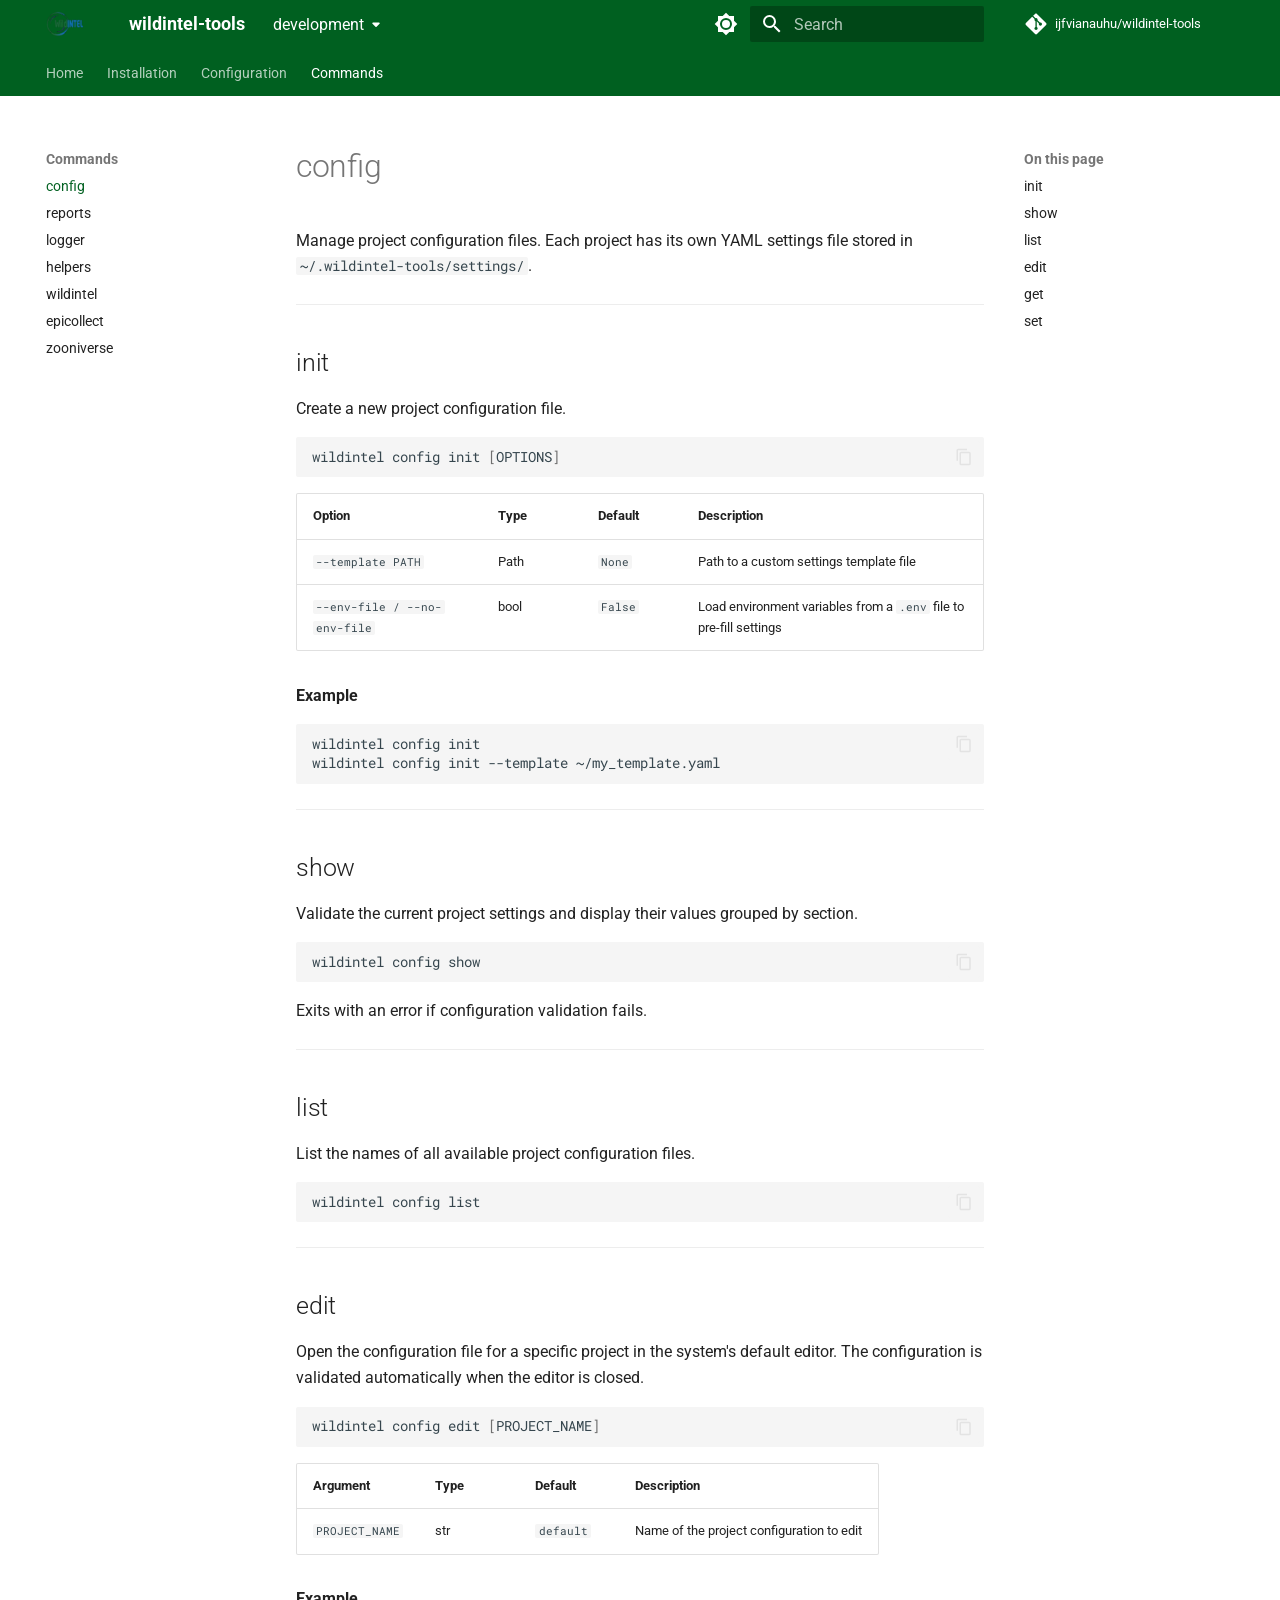
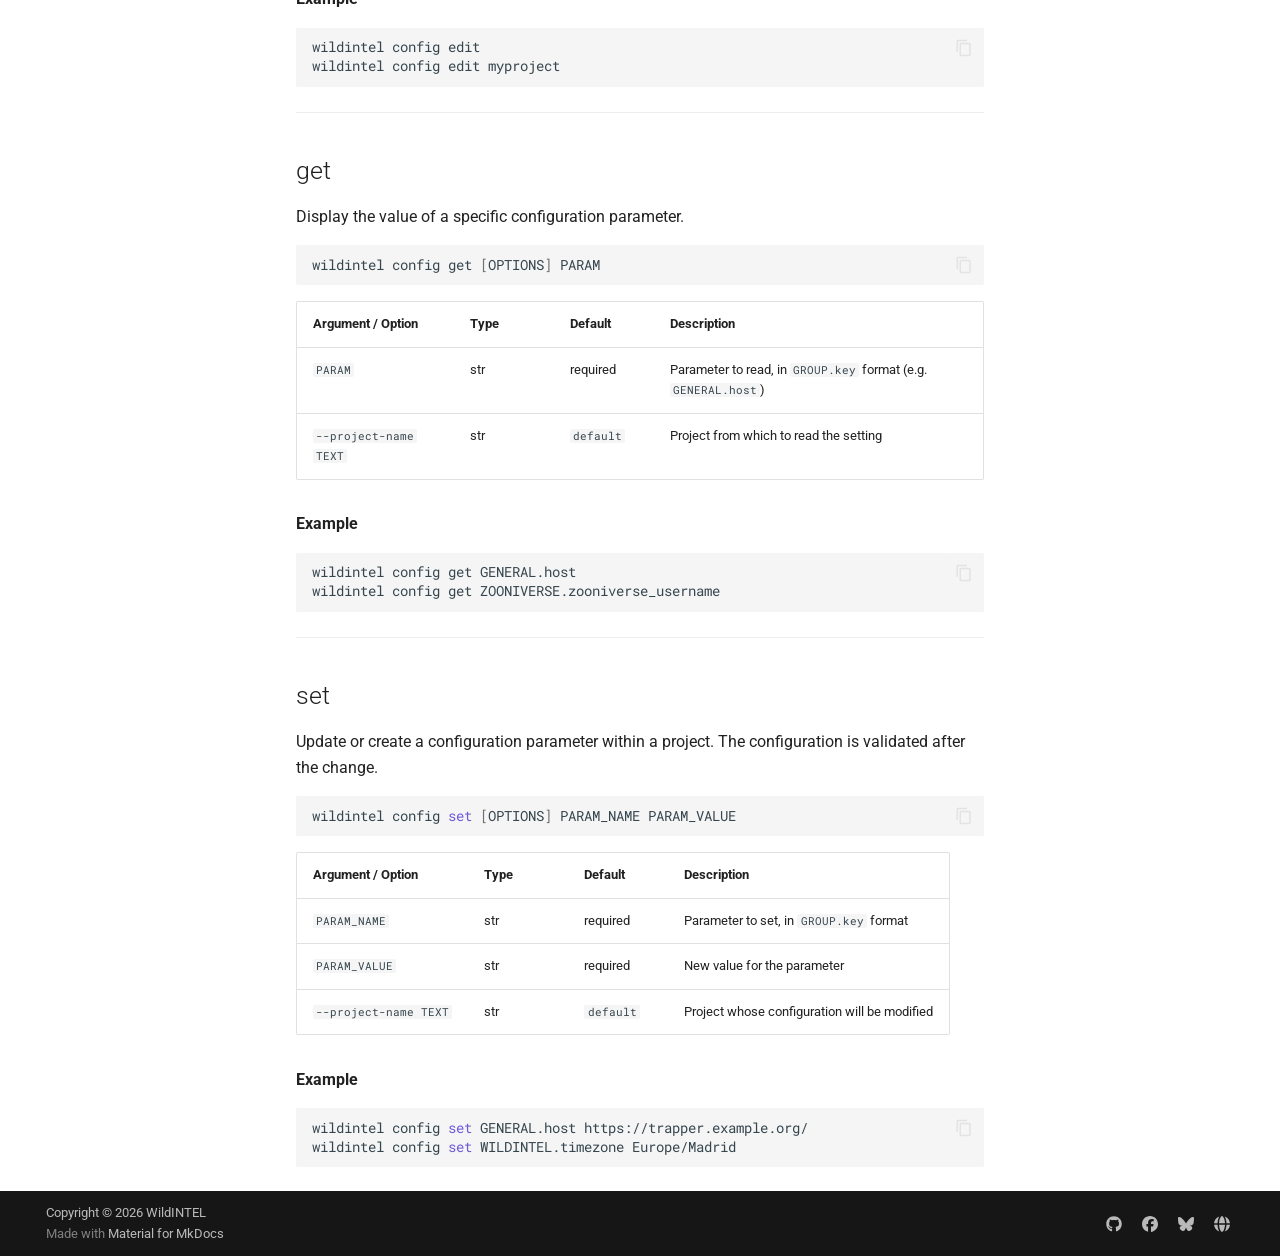
<file: development/commands/config/index.html>
<!doctype html>
<html lang="en" class="no-js">
  <head>
    
      <meta charset="utf-8">
      <meta name="viewport" content="width=device-width,initial-scale=1">
      
        <meta name="description" content="Utilities for validating and preparing wildlife monitoring data for the WildINTEL project and Trapper platform">
      
      
      
        <link rel="canonical" href="https://ijfvianauhu.github.io/wildintel-tools/development/commands/config/">
      
      
        <link rel="prev" href="../../configuration/">
      
      
        <link rel="next" href="../reports/">
      
      
        
      
      
      <link rel="icon" href="../../imgs/logo.png">
      <meta name="generator" content="mkdocs-1.6.1, mkdocs-material-9.7.6">
    
    
      
        <title>config - wildintel-tools</title>
      
    
    
      <link rel="stylesheet" href="../../assets/stylesheets/main.484c7ddc.min.css">
      
        
        <link rel="stylesheet" href="../../assets/stylesheets/palette.ab4e12ef.min.css">
      
      


    
    
      
    
    
      
        
        
        <link rel="preconnect" href="https://fonts.gstatic.com" crossorigin>
        <link rel="stylesheet" href="https://fonts.googleapis.com/css?family=Roboto:300,300i,400,400i,700,700i%7CRoboto+Mono:400,400i,700,700i&display=fallback">
        <style>:root{--md-text-font:"Roboto";--md-code-font:"Roboto Mono"}</style>
      
    
    
      <link rel="stylesheet" href="../../stylesheets/extras.css">
    
    <script>__md_scope=new URL("../..",location),__md_hash=e=>[...e].reduce(((e,_)=>(e<<5)-e+_.charCodeAt(0)),0),__md_get=(e,_=localStorage,t=__md_scope)=>JSON.parse(_.getItem(t.pathname+"."+e)),__md_set=(e,_,t=localStorage,a=__md_scope)=>{try{t.setItem(a.pathname+"."+e,JSON.stringify(_))}catch(e){}}</script>
    
      

    
    
  </head>
  
  
    
    
      
    
    
    
    
    <body dir="ltr" data-md-color-scheme="default" data-md-color-primary="custom" data-md-color-accent="custom">
  
    
    <input class="md-toggle" data-md-toggle="drawer" type="checkbox" id="__drawer" autocomplete="off">
    <input class="md-toggle" data-md-toggle="search" type="checkbox" id="__search" autocomplete="off">
    <label class="md-overlay" for="__drawer"></label>
    <div data-md-component="skip">
      
        
        <a href="#config" class="md-skip">
          Skip to content
        </a>
      
    </div>
    <div data-md-component="announce">
      
    </div>
    
      <div data-md-color-scheme="default" data-md-component="outdated" hidden>
        
      </div>
    
    
      

<header class="md-header" data-md-component="header">
  <nav class="md-header__inner md-grid" aria-label="Header">
    <a href="../.." title="wildintel-tools" class="md-header__button md-logo" aria-label="wildintel-tools" data-md-component="logo">
      
  <img src="../../imgs/logo.png" alt="logo">

    </a>
    <label class="md-header__button md-icon" for="__drawer">
      
      <svg xmlns="http://www.w3.org/2000/svg" viewBox="0 0 24 24"><path d="M3 6h18v2H3zm0 5h18v2H3zm0 5h18v2H3z"/></svg>
    </label>
    <div class="md-header__title" data-md-component="header-title">
      <div class="md-header__ellipsis">
        <div class="md-header__topic">
          <span class="md-ellipsis">
            wildintel-tools
          </span>
        </div>
        <div class="md-header__topic" data-md-component="header-topic">
          <span class="md-ellipsis">
            
              config
            
          </span>
        </div>
      </div>
    </div>
    
      
        <form class="md-header__option" data-md-component="palette">
  
    
    
    
    <input class="md-option" data-md-color-media="" data-md-color-scheme="default" data-md-color-primary="custom" data-md-color-accent="custom"  aria-label="Switch to dark mode"  type="radio" name="__palette" id="__palette_0">
    
      <label class="md-header__button md-icon" title="Switch to dark mode" for="__palette_1" hidden>
        <svg xmlns="http://www.w3.org/2000/svg" viewBox="0 0 24 24"><path d="M12 8a4 4 0 0 0-4 4 4 4 0 0 0 4 4 4 4 0 0 0 4-4 4 4 0 0 0-4-4m0 10a6 6 0 0 1-6-6 6 6 0 0 1 6-6 6 6 0 0 1 6 6 6 6 0 0 1-6 6m8-9.31V4h-4.69L12 .69 8.69 4H4v4.69L.69 12 4 15.31V20h4.69L12 23.31 15.31 20H20v-4.69L23.31 12z"/></svg>
      </label>
    
  
    
    
    
    <input class="md-option" data-md-color-media="" data-md-color-scheme="slate" data-md-color-primary="custom" data-md-color-accent="custom"  aria-label="Switch to light mode"  type="radio" name="__palette" id="__palette_1">
    
      <label class="md-header__button md-icon" title="Switch to light mode" for="__palette_0" hidden>
        <svg xmlns="http://www.w3.org/2000/svg" viewBox="0 0 24 24"><path d="M12 18c-.89 0-1.74-.2-2.5-.55C11.56 16.5 13 14.42 13 12s-1.44-4.5-3.5-5.45C10.26 6.2 11.11 6 12 6a6 6 0 0 1 6 6 6 6 0 0 1-6 6m8-9.31V4h-4.69L12 .69 8.69 4H4v4.69L.69 12 4 15.31V20h4.69L12 23.31 15.31 20H20v-4.69L23.31 12z"/></svg>
      </label>
    
  
</form>
      
    
    
      <script>var palette=__md_get("__palette");if(palette&&palette.color){if("(prefers-color-scheme)"===palette.color.media){var media=matchMedia("(prefers-color-scheme: light)"),input=document.querySelector(media.matches?"[data-md-color-media='(prefers-color-scheme: light)']":"[data-md-color-media='(prefers-color-scheme: dark)']");palette.color.media=input.getAttribute("data-md-color-media"),palette.color.scheme=input.getAttribute("data-md-color-scheme"),palette.color.primary=input.getAttribute("data-md-color-primary"),palette.color.accent=input.getAttribute("data-md-color-accent")}for(var[key,value]of Object.entries(palette.color))document.body.setAttribute("data-md-color-"+key,value)}</script>
    
    
    
      
      
        <label class="md-header__button md-icon" for="__search">
          
          <svg xmlns="http://www.w3.org/2000/svg" viewBox="0 0 24 24"><path d="M9.5 3A6.5 6.5 0 0 1 16 9.5c0 1.61-.59 3.09-1.56 4.23l.27.27h.79l5 5-1.5 1.5-5-5v-.79l-.27-.27A6.52 6.52 0 0 1 9.5 16 6.5 6.5 0 0 1 3 9.5 6.5 6.5 0 0 1 9.5 3m0 2C7 5 5 7 5 9.5S7 14 9.5 14 14 12 14 9.5 12 5 9.5 5"/></svg>
        </label>
        <div class="md-search" data-md-component="search" role="dialog">
  <label class="md-search__overlay" for="__search"></label>
  <div class="md-search__inner" role="search">
    <form class="md-search__form" name="search">
      <input type="text" class="md-search__input" name="query" aria-label="Search" placeholder="Search" autocapitalize="off" autocorrect="off" autocomplete="off" spellcheck="false" data-md-component="search-query" required>
      <label class="md-search__icon md-icon" for="__search">
        
        <svg xmlns="http://www.w3.org/2000/svg" viewBox="0 0 24 24"><path d="M9.5 3A6.5 6.5 0 0 1 16 9.5c0 1.61-.59 3.09-1.56 4.23l.27.27h.79l5 5-1.5 1.5-5-5v-.79l-.27-.27A6.52 6.52 0 0 1 9.5 16 6.5 6.5 0 0 1 3 9.5 6.5 6.5 0 0 1 9.5 3m0 2C7 5 5 7 5 9.5S7 14 9.5 14 14 12 14 9.5 12 5 9.5 5"/></svg>
        
        <svg xmlns="http://www.w3.org/2000/svg" viewBox="0 0 24 24"><path d="M20 11v2H8l5.5 5.5-1.42 1.42L4.16 12l7.92-7.92L13.5 5.5 8 11z"/></svg>
      </label>
      <nav class="md-search__options" aria-label="Search">
        
        <button type="reset" class="md-search__icon md-icon" title="Clear" aria-label="Clear" tabindex="-1">
          
          <svg xmlns="http://www.w3.org/2000/svg" viewBox="0 0 24 24"><path d="M19 6.41 17.59 5 12 10.59 6.41 5 5 6.41 10.59 12 5 17.59 6.41 19 12 13.41 17.59 19 19 17.59 13.41 12z"/></svg>
        </button>
      </nav>
      
    </form>
    <div class="md-search__output">
      <div class="md-search__scrollwrap" tabindex="0" data-md-scrollfix>
        <div class="md-search-result" data-md-component="search-result">
          <div class="md-search-result__meta">
            Initializing search
          </div>
          <ol class="md-search-result__list" role="presentation"></ol>
        </div>
      </div>
    </div>
  </div>
</div>
      
    
    
      <div class="md-header__source">
        <a href="https://github.com/ijfvianauhu/wildintel-tools" title="Go to repository" class="md-source" data-md-component="source">
  <div class="md-source__icon md-icon">
    
    <svg xmlns="http://www.w3.org/2000/svg" viewBox="0 0 448 512"><!--! Font Awesome Free 7.1.0 by @fontawesome - https://fontawesome.com License - https://fontawesome.com/license/free (Icons: CC BY 4.0, Fonts: SIL OFL 1.1, Code: MIT License) Copyright 2025 Fonticons, Inc.--><path d="M439.6 236.1 244 40.5c-5.4-5.5-12.8-8.5-20.4-8.5s-15 3-20.4 8.4L162.5 81l51.5 51.5c27.1-9.1 52.7 16.8 43.4 43.7l49.7 49.7c34.2-11.8 61.2 31 35.5 56.7-26.5 26.5-70.2-2.9-56-37.3L240.3 199v121.9c25.3 12.5 22.3 41.8 9.1 55-6.4 6.4-15.2 10.1-24.3 10.1s-17.8-3.6-24.3-10.1c-17.6-17.6-11.1-46.9 11.2-56v-123c-20.8-8.5-24.6-30.7-18.6-45L142.6 101 8.5 235.1C3 240.6 0 247.9 0 255.5s3 15 8.5 20.4l195.6 195.7c5.4 5.4 12.7 8.4 20.4 8.4s15-3 20.4-8.4l194.7-194.7c5.4-5.4 8.4-12.8 8.4-20.4s-3-15-8.4-20.4"/></svg>
  </div>
  <div class="md-source__repository">
    ijfvianauhu/wildintel-tools
  </div>
</a>
      </div>
    
  </nav>
  
</header>
    
    <div class="md-container" data-md-component="container">
      
      
        
          
            
<nav class="md-tabs" aria-label="Tabs" data-md-component="tabs">
  <div class="md-grid">
    <ul class="md-tabs__list">
      
        
  
  
  
  
    <li class="md-tabs__item">
      <a href="../.." class="md-tabs__link">
        
  
  
    
  
  Home

      </a>
    </li>
  

      
        
  
  
  
  
    <li class="md-tabs__item">
      <a href="../../installation/" class="md-tabs__link">
        
  
  
    
  
  Installation

      </a>
    </li>
  

      
        
  
  
  
  
    <li class="md-tabs__item">
      <a href="../../configuration/" class="md-tabs__link">
        
  
  
    
  
  Configuration

      </a>
    </li>
  

      
        
  
  
  
    
  
  
    
    
      <li class="md-tabs__item md-tabs__item--active">
        <a href="./" class="md-tabs__link">
          
  
  
  Commands

        </a>
      </li>
    
  

      
    </ul>
  </div>
</nav>
          
        
      
      <main class="md-main" data-md-component="main">
        <div class="md-main__inner md-grid">
          
            
              
              <div class="md-sidebar md-sidebar--primary" data-md-component="sidebar" data-md-type="navigation" >
                <div class="md-sidebar__scrollwrap">
                  <div class="md-sidebar__inner">
                    


  


<nav class="md-nav md-nav--primary md-nav--lifted" aria-label="Navigation" data-md-level="0">
  <label class="md-nav__title" for="__drawer">
    <a href="../.." title="wildintel-tools" class="md-nav__button md-logo" aria-label="wildintel-tools" data-md-component="logo">
      
  <img src="../../imgs/logo.png" alt="logo">

    </a>
    wildintel-tools
  </label>
  
    <div class="md-nav__source">
      <a href="https://github.com/ijfvianauhu/wildintel-tools" title="Go to repository" class="md-source" data-md-component="source">
  <div class="md-source__icon md-icon">
    
    <svg xmlns="http://www.w3.org/2000/svg" viewBox="0 0 448 512"><!--! Font Awesome Free 7.1.0 by @fontawesome - https://fontawesome.com License - https://fontawesome.com/license/free (Icons: CC BY 4.0, Fonts: SIL OFL 1.1, Code: MIT License) Copyright 2025 Fonticons, Inc.--><path d="M439.6 236.1 244 40.5c-5.4-5.5-12.8-8.5-20.4-8.5s-15 3-20.4 8.4L162.5 81l51.5 51.5c27.1-9.1 52.7 16.8 43.4 43.7l49.7 49.7c34.2-11.8 61.2 31 35.5 56.7-26.5 26.5-70.2-2.9-56-37.3L240.3 199v121.9c25.3 12.5 22.3 41.8 9.1 55-6.4 6.4-15.2 10.1-24.3 10.1s-17.8-3.6-24.3-10.1c-17.6-17.6-11.1-46.9 11.2-56v-123c-20.8-8.5-24.6-30.7-18.6-45L142.6 101 8.5 235.1C3 240.6 0 247.9 0 255.5s3 15 8.5 20.4l195.6 195.7c5.4 5.4 12.7 8.4 20.4 8.4s15-3 20.4-8.4l194.7-194.7c5.4-5.4 8.4-12.8 8.4-20.4s-3-15-8.4-20.4"/></svg>
  </div>
  <div class="md-source__repository">
    ijfvianauhu/wildintel-tools
  </div>
</a>
    </div>
  
  <ul class="md-nav__list" data-md-scrollfix>
    
      
      
  
  
  
  
    <li class="md-nav__item">
      <a href="../.." class="md-nav__link">
        
  
  
  <span class="md-ellipsis">
    
  
    Home
  

    
  </span>
  
  

      </a>
    </li>
  

    
      
      
  
  
  
  
    <li class="md-nav__item">
      <a href="../../installation/" class="md-nav__link">
        
  
  
  <span class="md-ellipsis">
    
  
    Installation
  

    
  </span>
  
  

      </a>
    </li>
  

    
      
      
  
  
  
  
    <li class="md-nav__item">
      <a href="../../configuration/" class="md-nav__link">
        
  
  
  <span class="md-ellipsis">
    
  
    Configuration
  

    
  </span>
  
  

      </a>
    </li>
  

    
      
      
  
  
    
  
  
  
    
    
    
    
      
        
        
      
      
        
      
    
    
    <li class="md-nav__item md-nav__item--active md-nav__item--section md-nav__item--nested">
      
        
        
        <input class="md-nav__toggle md-toggle " type="checkbox" id="__nav_4" checked>
        
          
          <label class="md-nav__link" for="__nav_4" id="__nav_4_label" tabindex="">
            
  
  
  <span class="md-ellipsis">
    
  
    Commands
  

    
  </span>
  
  

            <span class="md-nav__icon md-icon"></span>
          </label>
        
        <nav class="md-nav" data-md-level="1" aria-labelledby="__nav_4_label" aria-expanded="true">
          <label class="md-nav__title" for="__nav_4">
            <span class="md-nav__icon md-icon"></span>
            
  
    Commands
  

          </label>
          <ul class="md-nav__list" data-md-scrollfix>
            
              
                
  
  
    
  
  
  
    <li class="md-nav__item md-nav__item--active">
      
      <input class="md-nav__toggle md-toggle" type="checkbox" id="__toc">
      
      
        
      
      
        <label class="md-nav__link md-nav__link--active" for="__toc">
          
  
  
  <span class="md-ellipsis">
    
  
    config
  

    
  </span>
  
  

          <span class="md-nav__icon md-icon"></span>
        </label>
      
      <a href="./" class="md-nav__link md-nav__link--active">
        
  
  
  <span class="md-ellipsis">
    
  
    config
  

    
  </span>
  
  

      </a>
      
        

  

<nav class="md-nav md-nav--secondary" aria-label="On this page">
  
  
  
    
  
  
    <label class="md-nav__title" for="__toc">
      <span class="md-nav__icon md-icon"></span>
      On this page
    </label>
    <ul class="md-nav__list" data-md-component="toc" data-md-scrollfix>
      
        <li class="md-nav__item">
  <a href="#init" class="md-nav__link">
    <span class="md-ellipsis">
      
        init
      
    </span>
  </a>
  
</li>
      
        <li class="md-nav__item">
  <a href="#show" class="md-nav__link">
    <span class="md-ellipsis">
      
        show
      
    </span>
  </a>
  
</li>
      
        <li class="md-nav__item">
  <a href="#list" class="md-nav__link">
    <span class="md-ellipsis">
      
        list
      
    </span>
  </a>
  
</li>
      
        <li class="md-nav__item">
  <a href="#edit" class="md-nav__link">
    <span class="md-ellipsis">
      
        edit
      
    </span>
  </a>
  
</li>
      
        <li class="md-nav__item">
  <a href="#get" class="md-nav__link">
    <span class="md-ellipsis">
      
        get
      
    </span>
  </a>
  
</li>
      
        <li class="md-nav__item">
  <a href="#set" class="md-nav__link">
    <span class="md-ellipsis">
      
        set
      
    </span>
  </a>
  
</li>
      
    </ul>
  
</nav>
      
    </li>
  

              
            
              
                
  
  
  
  
    <li class="md-nav__item">
      <a href="../reports/" class="md-nav__link">
        
  
  
  <span class="md-ellipsis">
    
  
    reports
  

    
  </span>
  
  

      </a>
    </li>
  

              
            
              
                
  
  
  
  
    <li class="md-nav__item">
      <a href="../logger/" class="md-nav__link">
        
  
  
  <span class="md-ellipsis">
    
  
    logger
  

    
  </span>
  
  

      </a>
    </li>
  

              
            
              
                
  
  
  
  
    <li class="md-nav__item">
      <a href="../helpers/" class="md-nav__link">
        
  
  
  <span class="md-ellipsis">
    
  
    helpers
  

    
  </span>
  
  

      </a>
    </li>
  

              
            
              
                
  
  
  
  
    <li class="md-nav__item">
      <a href="../wildintel/" class="md-nav__link">
        
  
  
  <span class="md-ellipsis">
    
  
    wildintel
  

    
  </span>
  
  

      </a>
    </li>
  

              
            
              
                
  
  
  
  
    <li class="md-nav__item">
      <a href="../epicollect/" class="md-nav__link">
        
  
  
  <span class="md-ellipsis">
    
  
    epicollect
  

    
  </span>
  
  

      </a>
    </li>
  

              
            
              
                
  
  
  
  
    <li class="md-nav__item">
      <a href="../zooniverse/" class="md-nav__link">
        
  
  
  <span class="md-ellipsis">
    
  
    zooniverse
  

    
  </span>
  
  

      </a>
    </li>
  

              
            
          </ul>
        </nav>
      
    </li>
  

    
  </ul>
</nav>
                  </div>
                </div>
              </div>
            
            
              
              <div class="md-sidebar md-sidebar--secondary" data-md-component="sidebar" data-md-type="toc" >
                <div class="md-sidebar__scrollwrap">
                  <div class="md-sidebar__inner">
                    

  

<nav class="md-nav md-nav--secondary" aria-label="On this page">
  
  
  
    
  
  
    <label class="md-nav__title" for="__toc">
      <span class="md-nav__icon md-icon"></span>
      On this page
    </label>
    <ul class="md-nav__list" data-md-component="toc" data-md-scrollfix>
      
        <li class="md-nav__item">
  <a href="#init" class="md-nav__link">
    <span class="md-ellipsis">
      
        init
      
    </span>
  </a>
  
</li>
      
        <li class="md-nav__item">
  <a href="#show" class="md-nav__link">
    <span class="md-ellipsis">
      
        show
      
    </span>
  </a>
  
</li>
      
        <li class="md-nav__item">
  <a href="#list" class="md-nav__link">
    <span class="md-ellipsis">
      
        list
      
    </span>
  </a>
  
</li>
      
        <li class="md-nav__item">
  <a href="#edit" class="md-nav__link">
    <span class="md-ellipsis">
      
        edit
      
    </span>
  </a>
  
</li>
      
        <li class="md-nav__item">
  <a href="#get" class="md-nav__link">
    <span class="md-ellipsis">
      
        get
      
    </span>
  </a>
  
</li>
      
        <li class="md-nav__item">
  <a href="#set" class="md-nav__link">
    <span class="md-ellipsis">
      
        set
      
    </span>
  </a>
  
</li>
      
    </ul>
  
</nav>
                  </div>
                </div>
              </div>
            
          
          
            <div class="md-content" data-md-component="content">
              
              <article class="md-content__inner md-typeset">
                
                  


  
  


<h1 id="config">config</h1>
<p>Manage project configuration files. Each project has its own YAML settings file stored in <code>~/.wildintel-tools/settings/</code>.</p>
<hr />
<h2 id="init">init</h2>
<p>Create a new project configuration file.</p>
<div class="highlight"><pre><span></span><code><a id="__codelineno-0-1" name="__codelineno-0-1" href="#__codelineno-0-1"></a>wildintel<span class="w"> </span>config<span class="w"> </span>init<span class="w"> </span><span class="o">[</span>OPTIONS<span class="o">]</span>
</code></pre></div>
<table>
<thead>
<tr>
<th>Option</th>
<th>Type</th>
<th>Default</th>
<th>Description</th>
</tr>
</thead>
<tbody>
<tr>
<td><code>--template PATH</code></td>
<td>Path</td>
<td><code>None</code></td>
<td>Path to a custom settings template file</td>
</tr>
<tr>
<td><code>--env-file / --no-env-file</code></td>
<td>bool</td>
<td><code>False</code></td>
<td>Load environment variables from a <code>.env</code> file to pre-fill settings</td>
</tr>
</tbody>
</table>
<p><strong>Example</strong></p>
<div class="highlight"><pre><span></span><code><a id="__codelineno-1-1" name="__codelineno-1-1" href="#__codelineno-1-1"></a>wildintel<span class="w"> </span>config<span class="w"> </span>init
<a id="__codelineno-1-2" name="__codelineno-1-2" href="#__codelineno-1-2"></a>wildintel<span class="w"> </span>config<span class="w"> </span>init<span class="w"> </span>--template<span class="w"> </span>~/my_template.yaml
</code></pre></div>
<hr />
<h2 id="show">show</h2>
<p>Validate the current project settings and display their values grouped by section.</p>
<div class="highlight"><pre><span></span><code><a id="__codelineno-2-1" name="__codelineno-2-1" href="#__codelineno-2-1"></a>wildintel<span class="w"> </span>config<span class="w"> </span>show
</code></pre></div>
<p>Exits with an error if configuration validation fails.</p>
<hr />
<h2 id="list">list</h2>
<p>List the names of all available project configuration files.</p>
<div class="highlight"><pre><span></span><code><a id="__codelineno-3-1" name="__codelineno-3-1" href="#__codelineno-3-1"></a>wildintel<span class="w"> </span>config<span class="w"> </span>list
</code></pre></div>
<hr />
<h2 id="edit">edit</h2>
<p>Open the configuration file for a specific project in the system's default editor. The configuration is validated automatically when the editor is closed.</p>
<div class="highlight"><pre><span></span><code><a id="__codelineno-4-1" name="__codelineno-4-1" href="#__codelineno-4-1"></a>wildintel<span class="w"> </span>config<span class="w"> </span>edit<span class="w"> </span><span class="o">[</span>PROJECT_NAME<span class="o">]</span>
</code></pre></div>
<table>
<thead>
<tr>
<th>Argument</th>
<th>Type</th>
<th>Default</th>
<th>Description</th>
</tr>
</thead>
<tbody>
<tr>
<td><code>PROJECT_NAME</code></td>
<td>str</td>
<td><code>default</code></td>
<td>Name of the project configuration to edit</td>
</tr>
</tbody>
</table>
<p><strong>Example</strong></p>
<div class="highlight"><pre><span></span><code><a id="__codelineno-5-1" name="__codelineno-5-1" href="#__codelineno-5-1"></a>wildintel<span class="w"> </span>config<span class="w"> </span>edit
<a id="__codelineno-5-2" name="__codelineno-5-2" href="#__codelineno-5-2"></a>wildintel<span class="w"> </span>config<span class="w"> </span>edit<span class="w"> </span>myproject
</code></pre></div>
<hr />
<h2 id="get">get</h2>
<p>Display the value of a specific configuration parameter.</p>
<div class="highlight"><pre><span></span><code><a id="__codelineno-6-1" name="__codelineno-6-1" href="#__codelineno-6-1"></a>wildintel<span class="w"> </span>config<span class="w"> </span>get<span class="w"> </span><span class="o">[</span>OPTIONS<span class="o">]</span><span class="w"> </span>PARAM
</code></pre></div>
<table>
<thead>
<tr>
<th>Argument / Option</th>
<th>Type</th>
<th>Default</th>
<th>Description</th>
</tr>
</thead>
<tbody>
<tr>
<td><code>PARAM</code></td>
<td>str</td>
<td>required</td>
<td>Parameter to read, in <code>GROUP.key</code> format (e.g. <code>GENERAL.host</code>)</td>
</tr>
<tr>
<td><code>--project-name TEXT</code></td>
<td>str</td>
<td><code>default</code></td>
<td>Project from which to read the setting</td>
</tr>
</tbody>
</table>
<p><strong>Example</strong></p>
<div class="highlight"><pre><span></span><code><a id="__codelineno-7-1" name="__codelineno-7-1" href="#__codelineno-7-1"></a>wildintel<span class="w"> </span>config<span class="w"> </span>get<span class="w"> </span>GENERAL.host
<a id="__codelineno-7-2" name="__codelineno-7-2" href="#__codelineno-7-2"></a>wildintel<span class="w"> </span>config<span class="w"> </span>get<span class="w"> </span>ZOONIVERSE.zooniverse_username
</code></pre></div>
<hr />
<h2 id="set">set</h2>
<p>Update or create a configuration parameter within a project. The configuration is validated after the change.</p>
<div class="highlight"><pre><span></span><code><a id="__codelineno-8-1" name="__codelineno-8-1" href="#__codelineno-8-1"></a>wildintel<span class="w"> </span>config<span class="w"> </span><span class="nb">set</span><span class="w"> </span><span class="o">[</span>OPTIONS<span class="o">]</span><span class="w"> </span>PARAM_NAME<span class="w"> </span>PARAM_VALUE
</code></pre></div>
<table>
<thead>
<tr>
<th>Argument / Option</th>
<th>Type</th>
<th>Default</th>
<th>Description</th>
</tr>
</thead>
<tbody>
<tr>
<td><code>PARAM_NAME</code></td>
<td>str</td>
<td>required</td>
<td>Parameter to set, in <code>GROUP.key</code> format</td>
</tr>
<tr>
<td><code>PARAM_VALUE</code></td>
<td>str</td>
<td>required</td>
<td>New value for the parameter</td>
</tr>
<tr>
<td><code>--project-name TEXT</code></td>
<td>str</td>
<td><code>default</code></td>
<td>Project whose configuration will be modified</td>
</tr>
</tbody>
</table>
<p><strong>Example</strong></p>
<div class="highlight"><pre><span></span><code><a id="__codelineno-9-1" name="__codelineno-9-1" href="#__codelineno-9-1"></a>wildintel<span class="w"> </span>config<span class="w"> </span><span class="nb">set</span><span class="w"> </span>GENERAL.host<span class="w"> </span>https://trapper.example.org/
<a id="__codelineno-9-2" name="__codelineno-9-2" href="#__codelineno-9-2"></a>wildintel<span class="w"> </span>config<span class="w"> </span><span class="nb">set</span><span class="w"> </span>WILDINTEL.timezone<span class="w"> </span>Europe/Madrid
</code></pre></div>












                
              </article>
            </div>
          
          
<script>var target=document.getElementById(location.hash.slice(1));target&&target.name&&(target.checked=target.name.startsWith("__tabbed_"))</script>
        </div>
        
          <button type="button" class="md-top md-icon" data-md-component="top" hidden>
  
  <svg xmlns="http://www.w3.org/2000/svg" viewBox="0 0 24 24"><path d="M13 20h-2V8l-5.5 5.5-1.42-1.42L12 4.16l7.92 7.92-1.42 1.42L13 8z"/></svg>
  Back to top
</button>
        
      </main>
      
        <footer class="md-footer">
  
  <div class="md-footer-meta md-typeset">
    <div class="md-footer-meta__inner md-grid">
      <div class="md-copyright">
  
    <div class="md-copyright__highlight">
      Copyright &copy; 2026 <a href="https://wildintel.eu/">WildINTEL</a>
    </div>
  
  
    Made with
    <a href="https://squidfunk.github.io/mkdocs-material/" target="_blank" rel="noopener">
      Material for MkDocs
    </a>
  
</div>
      
        
<div class="md-social">
  
    
    
    
    
    <a href="https://github.com/wildintelproject" target="_blank" rel="noopener" title="WildINTEL on GitHub" class="md-social__link">
      <svg xmlns="http://www.w3.org/2000/svg" viewBox="0 0 512 512"><!--! Font Awesome Free 7.1.0 by @fontawesome - https://fontawesome.com License - https://fontawesome.com/license/free (Icons: CC BY 4.0, Fonts: SIL OFL 1.1, Code: MIT License) Copyright 2025 Fonticons, Inc.--><path d="M173.9 397.4c0 2-2.3 3.6-5.2 3.6-3.3.3-5.6-1.3-5.6-3.6 0-2 2.3-3.6 5.2-3.6 3-.3 5.6 1.3 5.6 3.6m-31.1-4.5c-.7 2 1.3 4.3 4.3 4.9 2.6 1 5.6 0 6.2-2s-1.3-4.3-4.3-5.2c-2.6-.7-5.5.3-6.2 2.3m44.2-1.7c-2.9.7-4.9 2.6-4.6 4.9.3 2 2.9 3.3 5.9 2.6 2.9-.7 4.9-2.6 4.6-4.6-.3-1.9-3-3.2-5.9-2.9M252.8 8C114.1 8 8 113.3 8 252c0 110.9 69.8 205.8 169.5 239.2 12.8 2.3 17.3-5.6 17.3-12.1 0-6.2-.3-40.4-.3-61.4 0 0-70 15-84.7-29.8 0 0-11.4-29.1-27.8-36.6 0 0-22.9-15.7 1.6-15.4 0 0 24.9 2 38.6 25.8 21.9 38.6 58.6 27.5 72.9 20.9 2.3-16 8.8-27.1 16-33.7-55.9-6.2-112.3-14.3-112.3-110.5 0-27.5 7.6-41.3 23.6-58.9-2.6-6.5-11.1-33.3 2.6-67.9 20.9-6.5 69 27 69 27 20-5.6 41.5-8.5 62.8-8.5s42.8 2.9 62.8 8.5c0 0 48.1-33.6 69-27 13.7 34.7 5.2 61.4 2.6 67.9 16 17.7 25.8 31.5 25.8 58.9 0 96.5-58.9 104.2-114.8 110.5 9.2 7.9 17 22.9 17 46.4 0 33.7-.3 75.4-.3 83.6 0 6.5 4.6 14.4 17.3 12.1C436.2 457.8 504 362.9 504 252 504 113.3 391.5 8 252.8 8M105.2 352.9c-1.3 1-1 3.3.7 5.2 1.6 1.6 3.9 2.3 5.2 1 1.3-1 1-3.3-.7-5.2-1.6-1.6-3.9-2.3-5.2-1m-10.8-8.1c-.7 1.3.3 2.9 2.3 3.9 1.6 1 3.6.7 4.3-.7.7-1.3-.3-2.9-2.3-3.9-2-.6-3.6-.3-4.3.7m32.4 35.6c-1.6 1.3-1 4.3 1.3 6.2 2.3 2.3 5.2 2.6 6.5 1 1.3-1.3.7-4.3-1.3-6.2-2.2-2.3-5.2-2.6-6.5-1m-11.4-14.7c-1.6 1-1.6 3.6 0 5.9s4.3 3.3 5.6 2.3c1.6-1.3 1.6-3.9 0-6.2-1.4-2.3-4-3.3-5.6-2"/></svg>
    </a>
  
    
    
    
    
    <a href="https://www.facebook.com/people/WildIntel/61556603674655/" target="_blank" rel="noopener" title="WildINTEL on Facebook" class="md-social__link">
      <svg xmlns="http://www.w3.org/2000/svg" viewBox="0 0 512 512"><!--! Font Awesome Free 7.1.0 by @fontawesome - https://fontawesome.com License - https://fontawesome.com/license/free (Icons: CC BY 4.0, Fonts: SIL OFL 1.1, Code: MIT License) Copyright 2025 Fonticons, Inc.--><path d="M512 256C512 114.6 397.4 0 256 0S0 114.6 0 256c0 120 82.7 220.8 194.2 248.5V334.2h-52.8V256h52.8v-33.7c0-87.1 39.4-127.5 125-127.5 16.2 0 44.2 3.2 55.7 6.4V172c-6-.6-16.5-1-29.6-1-42 0-58.2 15.9-58.2 57.2V256h83.6l-14.4 78.2H287v175.9C413.8 494.8 512 386.9 512 256"/></svg>
    </a>
  
    
    
    
    
    <a href="https://bsky.app/profile/wildintel.bsky.social" target="_blank" rel="noopener" title="WildINTEL on Bluesky" class="md-social__link">
      <svg xmlns="http://www.w3.org/2000/svg" viewBox="0 0 24 24"><path d="M5.202 2.857C7.954 4.922 10.913 9.11 12 11.358c1.087-2.247 4.046-6.436 6.798-8.501C20.783 1.366 24 .213 24 3.883c0 .732-.42 6.156-.667 7.037-.856 3.061-3.978 3.842-6.755 3.37 4.854.826 6.089 3.562 3.422 6.299-5.065 5.196-7.28-1.304-7.847-2.97-.104-.305-.152-.448-.153-.327 0-.121-.05.022-.153.327-.568 1.666-2.782 8.166-7.847 2.97-2.667-2.737-1.432-5.473 3.422-6.3-2.777.473-5.899-.308-6.755-3.369C.42 10.04 0 4.615 0 3.883c0-3.67 3.217-2.517 5.202-1.026"/></svg>
    </a>
  
    
    
    
    
    <a href="https://wildintel.eu/" target="_blank" rel="noopener" title="WildINTEL website" class="md-social__link">
      <svg xmlns="http://www.w3.org/2000/svg" viewBox="0 0 512 512"><!--! Font Awesome Free 7.1.0 by @fontawesome - https://fontawesome.com License - https://fontawesome.com/license/free (Icons: CC BY 4.0, Fonts: SIL OFL 1.1, Code: MIT License) Copyright 2025 Fonticons, Inc.--><path d="M351.9 280H161c2.9 64.5 17.2 123.9 37.5 167.4 11.4 24.5 23.7 41.8 35.1 52.4 11.2 10.5 18.9 12.2 22.9 12.2s11.7-1.7 22.9-12.2c11.4-10.6 23.7-28 35.1-52.4 20.3-43.5 34.6-102.9 37.5-167.4zm-191-48h190.9c-2.8-64.5-17.1-123.9-37.4-167.4-11.4-24.4-23.7-41.8-35.1-52.4C268.1 1.7 260.4 0 256.4 0s-11.7 1.7-22.9 12.2c-11.4 10.6-23.7 28-35.1 52.4-20.3 43.5-34.6 102.9-37.5 167.4m-48 0c3.5-85.6 25.6-165.1 57.9-217.3C78.7 47.3 10.9 131.2 1.5 232zM1.5 280c9.4 100.8 77.2 184.7 169.3 217.3-32.3-52.2-54.4-131.7-57.9-217.3zm398.4 0c-3.5 85.6-25.6 165.1-57.9 217.3 92.1-32.7 159.9-116.5 169.3-217.3zm111.4-48C501.9 131.2 434.1 47.3 342 14.7c32.3 52.2 54.4 131.7 57.9 217.3z"/></svg>
    </a>
  
</div>
      
    </div>
  </div>
</footer>
      
    </div>
    <div class="md-dialog" data-md-component="dialog">
      <div class="md-dialog__inner md-typeset"></div>
    </div>
    
    
    
      
      
      <script id="__config" type="application/json">{"annotate": null, "base": "../..", "features": ["navigation.tabs", "navigation.sections", "navigation.top", "search.highlight", "content.code.copy", "content.code.annotate"], "search": "../../assets/javascripts/workers/search.2c215733.min.js", "tags": null, "translations": {"clipboard.copied": "Copied to clipboard", "clipboard.copy": "Copy to clipboard", "search.result.more.one": "1 more on this page", "search.result.more.other": "# more on this page", "search.result.none": "No matching documents", "search.result.one": "1 matching document", "search.result.other": "# matching documents", "search.result.placeholder": "Type to start searching", "search.result.term.missing": "Missing", "select.version": "Select version"}, "version": {"default": "latest", "provider": "mike"}}</script>
    
    
      <script src="../../assets/javascripts/bundle.79ae519e.min.js"></script>
      
    
  </body>
</html>
</file>
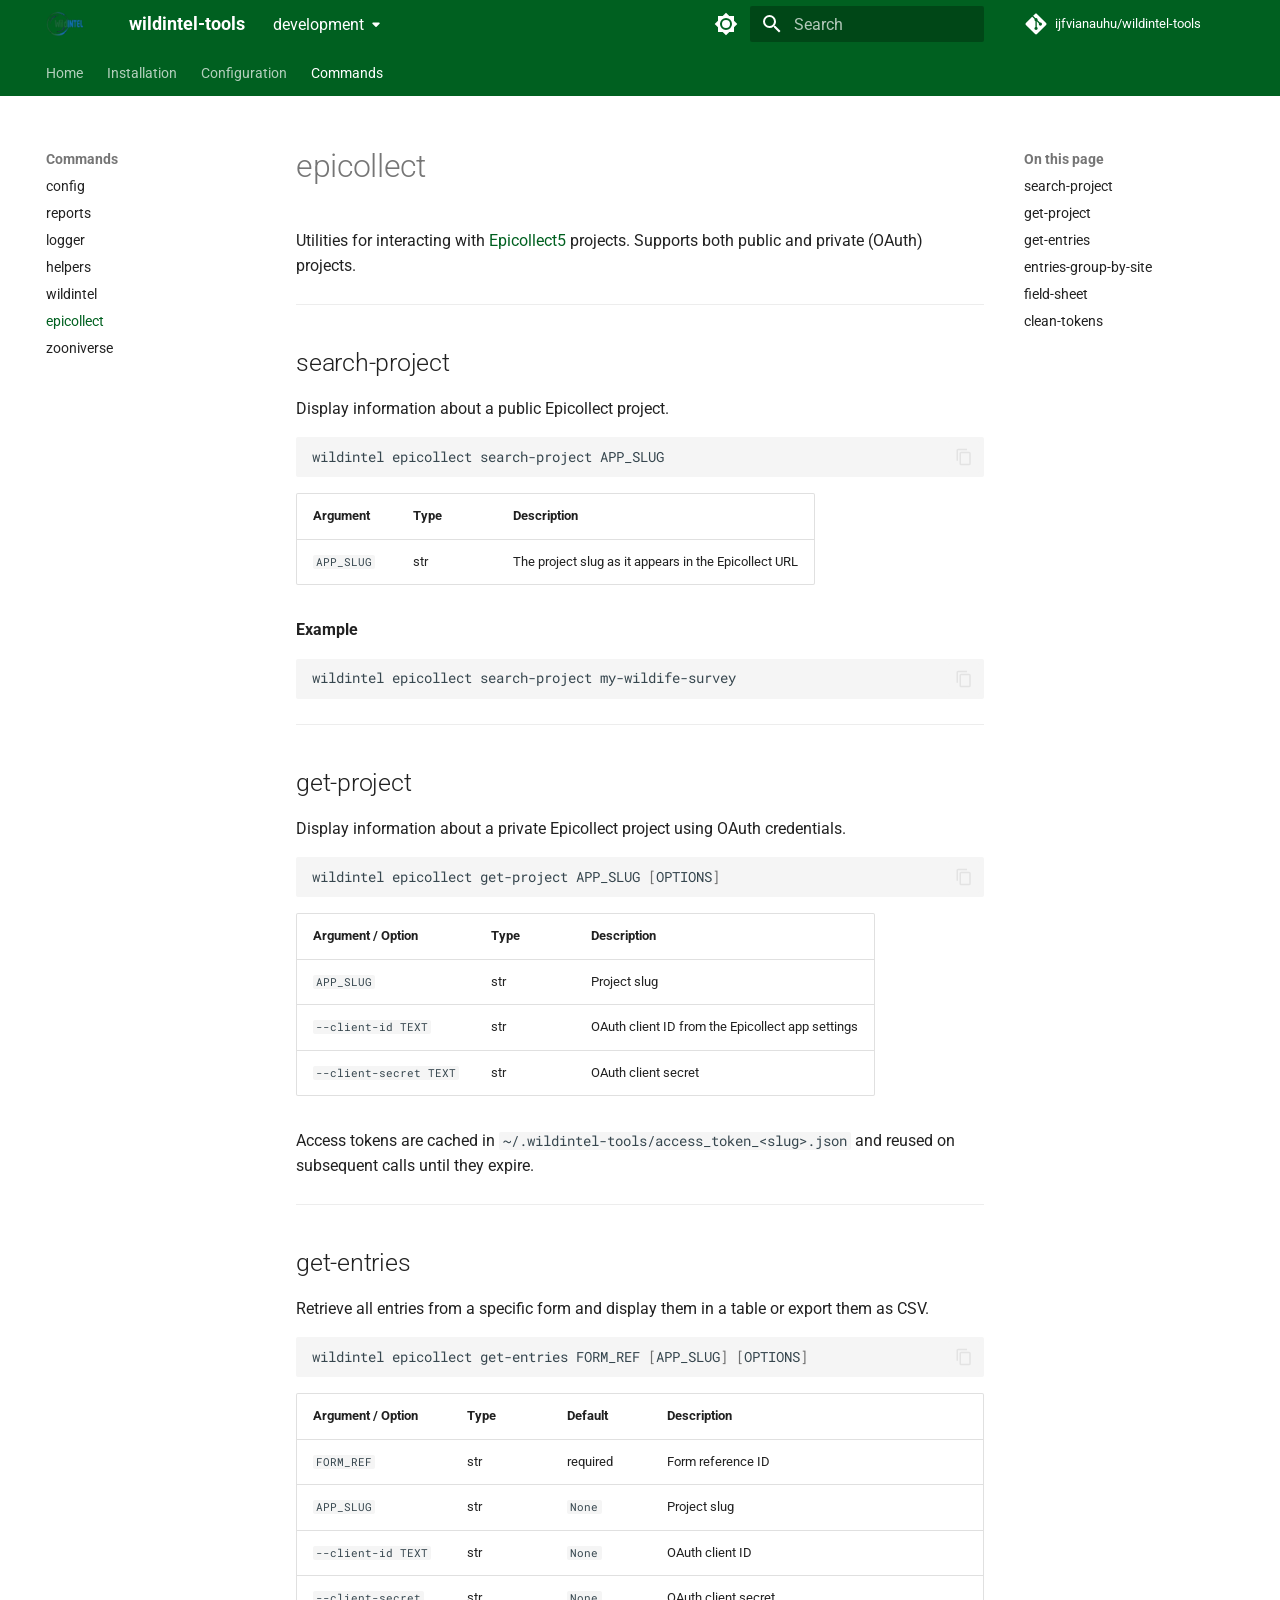
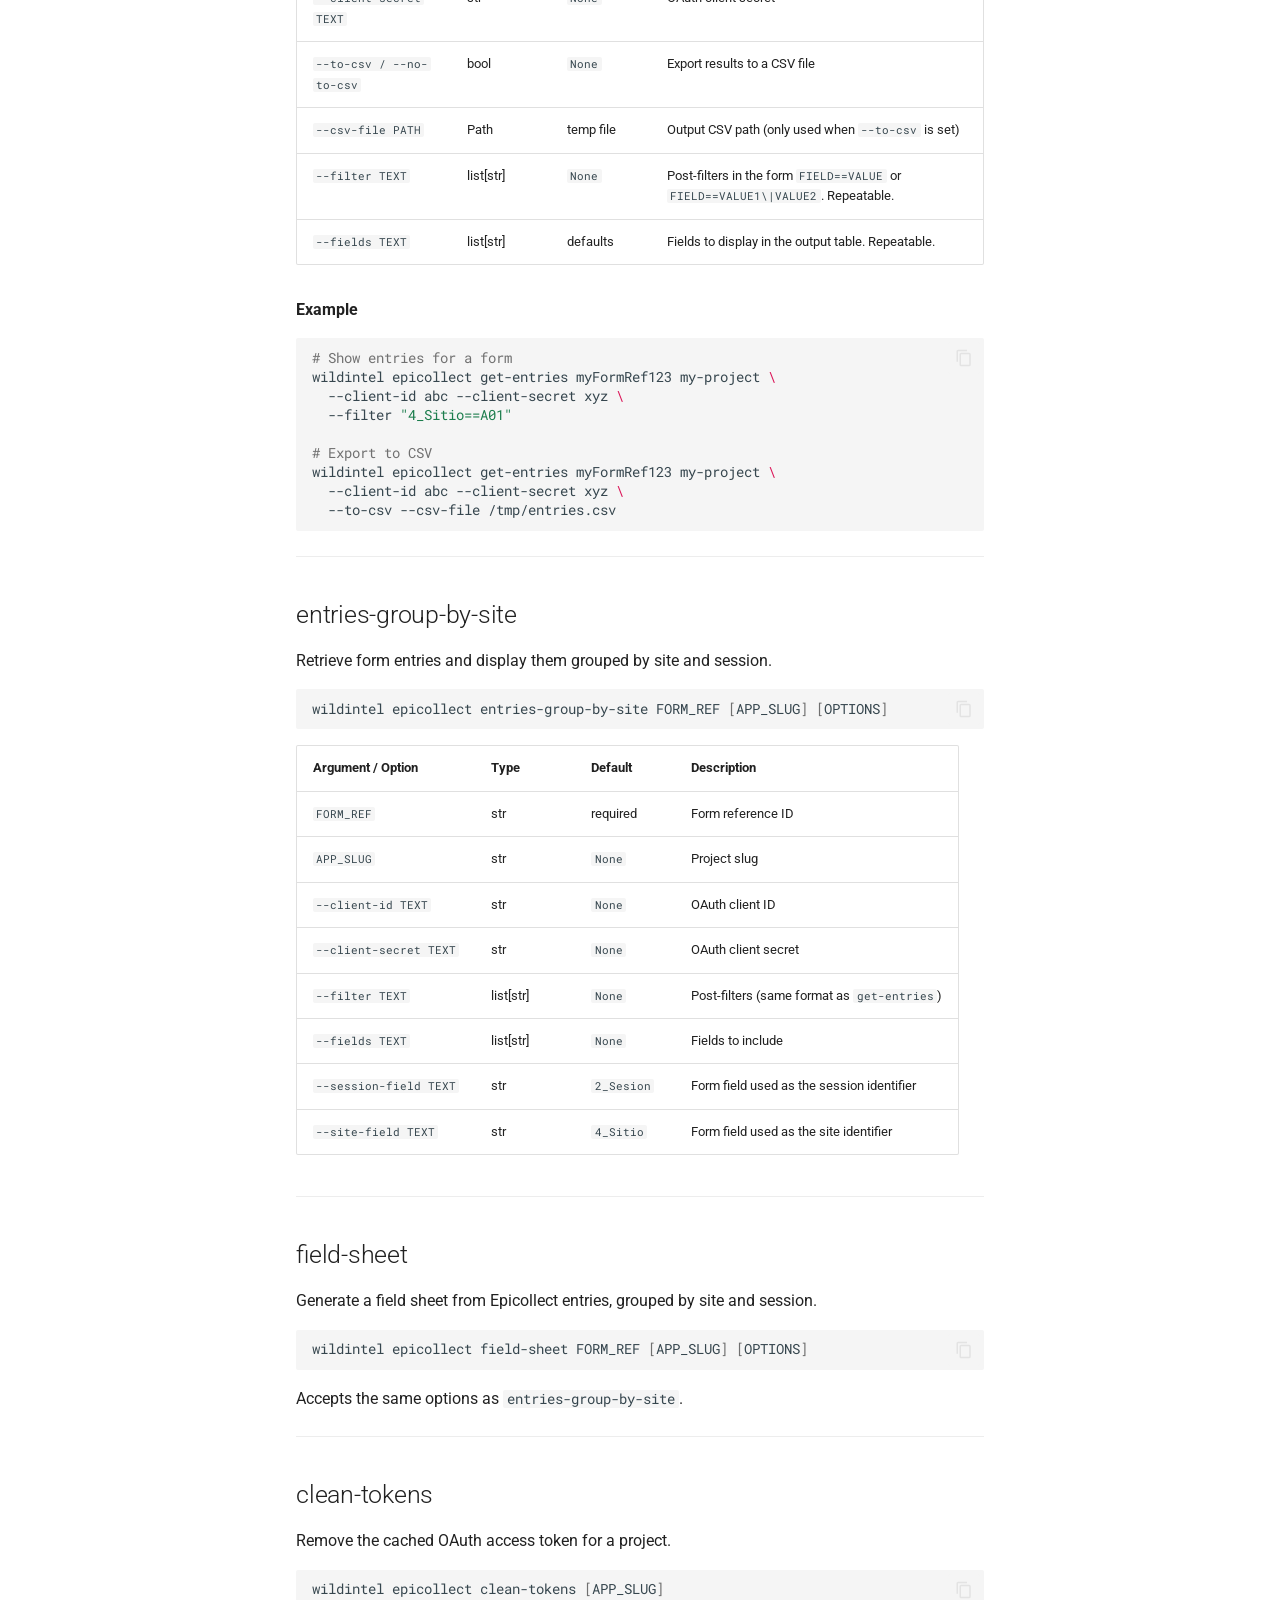
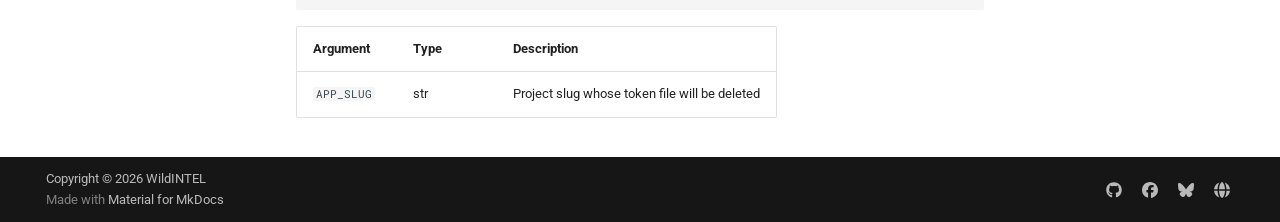
<file: development/commands/epicollect/index.html>
<!doctype html>
<html lang="en" class="no-js">
  <head>
    
      <meta charset="utf-8">
      <meta name="viewport" content="width=device-width,initial-scale=1">
      
        <meta name="description" content="Utilities for validating and preparing wildlife monitoring data for the WildINTEL project and Trapper platform">
      
      
      
        <link rel="canonical" href="https://ijfvianauhu.github.io/wildintel-tools/development/commands/epicollect/">
      
      
        <link rel="prev" href="../wildintel/">
      
      
        <link rel="next" href="../zooniverse/">
      
      
        
      
      
      <link rel="icon" href="../../imgs/logo.png">
      <meta name="generator" content="mkdocs-1.6.1, mkdocs-material-9.7.6">
    
    
      
        <title>epicollect - wildintel-tools</title>
      
    
    
      <link rel="stylesheet" href="../../assets/stylesheets/main.484c7ddc.min.css">
      
        
        <link rel="stylesheet" href="../../assets/stylesheets/palette.ab4e12ef.min.css">
      
      


    
    
      
    
    
      
        
        
        <link rel="preconnect" href="https://fonts.gstatic.com" crossorigin>
        <link rel="stylesheet" href="https://fonts.googleapis.com/css?family=Roboto:300,300i,400,400i,700,700i%7CRoboto+Mono:400,400i,700,700i&display=fallback">
        <style>:root{--md-text-font:"Roboto";--md-code-font:"Roboto Mono"}</style>
      
    
    
      <link rel="stylesheet" href="../../stylesheets/extras.css">
    
    <script>__md_scope=new URL("../..",location),__md_hash=e=>[...e].reduce(((e,_)=>(e<<5)-e+_.charCodeAt(0)),0),__md_get=(e,_=localStorage,t=__md_scope)=>JSON.parse(_.getItem(t.pathname+"."+e)),__md_set=(e,_,t=localStorage,a=__md_scope)=>{try{t.setItem(a.pathname+"."+e,JSON.stringify(_))}catch(e){}}</script>
    
      

    
    
  </head>
  
  
    
    
      
    
    
    
    
    <body dir="ltr" data-md-color-scheme="default" data-md-color-primary="custom" data-md-color-accent="custom">
  
    
    <input class="md-toggle" data-md-toggle="drawer" type="checkbox" id="__drawer" autocomplete="off">
    <input class="md-toggle" data-md-toggle="search" type="checkbox" id="__search" autocomplete="off">
    <label class="md-overlay" for="__drawer"></label>
    <div data-md-component="skip">
      
        
        <a href="#epicollect" class="md-skip">
          Skip to content
        </a>
      
    </div>
    <div data-md-component="announce">
      
    </div>
    
      <div data-md-color-scheme="default" data-md-component="outdated" hidden>
        
      </div>
    
    
      

<header class="md-header" data-md-component="header">
  <nav class="md-header__inner md-grid" aria-label="Header">
    <a href="../.." title="wildintel-tools" class="md-header__button md-logo" aria-label="wildintel-tools" data-md-component="logo">
      
  <img src="../../imgs/logo.png" alt="logo">

    </a>
    <label class="md-header__button md-icon" for="__drawer">
      
      <svg xmlns="http://www.w3.org/2000/svg" viewBox="0 0 24 24"><path d="M3 6h18v2H3zm0 5h18v2H3zm0 5h18v2H3z"/></svg>
    </label>
    <div class="md-header__title" data-md-component="header-title">
      <div class="md-header__ellipsis">
        <div class="md-header__topic">
          <span class="md-ellipsis">
            wildintel-tools
          </span>
        </div>
        <div class="md-header__topic" data-md-component="header-topic">
          <span class="md-ellipsis">
            
              epicollect
            
          </span>
        </div>
      </div>
    </div>
    
      
        <form class="md-header__option" data-md-component="palette">
  
    
    
    
    <input class="md-option" data-md-color-media="" data-md-color-scheme="default" data-md-color-primary="custom" data-md-color-accent="custom"  aria-label="Switch to dark mode"  type="radio" name="__palette" id="__palette_0">
    
      <label class="md-header__button md-icon" title="Switch to dark mode" for="__palette_1" hidden>
        <svg xmlns="http://www.w3.org/2000/svg" viewBox="0 0 24 24"><path d="M12 8a4 4 0 0 0-4 4 4 4 0 0 0 4 4 4 4 0 0 0 4-4 4 4 0 0 0-4-4m0 10a6 6 0 0 1-6-6 6 6 0 0 1 6-6 6 6 0 0 1 6 6 6 6 0 0 1-6 6m8-9.31V4h-4.69L12 .69 8.69 4H4v4.69L.69 12 4 15.31V20h4.69L12 23.31 15.31 20H20v-4.69L23.31 12z"/></svg>
      </label>
    
  
    
    
    
    <input class="md-option" data-md-color-media="" data-md-color-scheme="slate" data-md-color-primary="custom" data-md-color-accent="custom"  aria-label="Switch to light mode"  type="radio" name="__palette" id="__palette_1">
    
      <label class="md-header__button md-icon" title="Switch to light mode" for="__palette_0" hidden>
        <svg xmlns="http://www.w3.org/2000/svg" viewBox="0 0 24 24"><path d="M12 18c-.89 0-1.74-.2-2.5-.55C11.56 16.5 13 14.42 13 12s-1.44-4.5-3.5-5.45C10.26 6.2 11.11 6 12 6a6 6 0 0 1 6 6 6 6 0 0 1-6 6m8-9.31V4h-4.69L12 .69 8.69 4H4v4.69L.69 12 4 15.31V20h4.69L12 23.31 15.31 20H20v-4.69L23.31 12z"/></svg>
      </label>
    
  
</form>
      
    
    
      <script>var palette=__md_get("__palette");if(palette&&palette.color){if("(prefers-color-scheme)"===palette.color.media){var media=matchMedia("(prefers-color-scheme: light)"),input=document.querySelector(media.matches?"[data-md-color-media='(prefers-color-scheme: light)']":"[data-md-color-media='(prefers-color-scheme: dark)']");palette.color.media=input.getAttribute("data-md-color-media"),palette.color.scheme=input.getAttribute("data-md-color-scheme"),palette.color.primary=input.getAttribute("data-md-color-primary"),palette.color.accent=input.getAttribute("data-md-color-accent")}for(var[key,value]of Object.entries(palette.color))document.body.setAttribute("data-md-color-"+key,value)}</script>
    
    
    
      
      
        <label class="md-header__button md-icon" for="__search">
          
          <svg xmlns="http://www.w3.org/2000/svg" viewBox="0 0 24 24"><path d="M9.5 3A6.5 6.5 0 0 1 16 9.5c0 1.61-.59 3.09-1.56 4.23l.27.27h.79l5 5-1.5 1.5-5-5v-.79l-.27-.27A6.52 6.52 0 0 1 9.5 16 6.5 6.5 0 0 1 3 9.5 6.5 6.5 0 0 1 9.5 3m0 2C7 5 5 7 5 9.5S7 14 9.5 14 14 12 14 9.5 12 5 9.5 5"/></svg>
        </label>
        <div class="md-search" data-md-component="search" role="dialog">
  <label class="md-search__overlay" for="__search"></label>
  <div class="md-search__inner" role="search">
    <form class="md-search__form" name="search">
      <input type="text" class="md-search__input" name="query" aria-label="Search" placeholder="Search" autocapitalize="off" autocorrect="off" autocomplete="off" spellcheck="false" data-md-component="search-query" required>
      <label class="md-search__icon md-icon" for="__search">
        
        <svg xmlns="http://www.w3.org/2000/svg" viewBox="0 0 24 24"><path d="M9.5 3A6.5 6.5 0 0 1 16 9.5c0 1.61-.59 3.09-1.56 4.23l.27.27h.79l5 5-1.5 1.5-5-5v-.79l-.27-.27A6.52 6.52 0 0 1 9.5 16 6.5 6.5 0 0 1 3 9.5 6.5 6.5 0 0 1 9.5 3m0 2C7 5 5 7 5 9.5S7 14 9.5 14 14 12 14 9.5 12 5 9.5 5"/></svg>
        
        <svg xmlns="http://www.w3.org/2000/svg" viewBox="0 0 24 24"><path d="M20 11v2H8l5.5 5.5-1.42 1.42L4.16 12l7.92-7.92L13.5 5.5 8 11z"/></svg>
      </label>
      <nav class="md-search__options" aria-label="Search">
        
        <button type="reset" class="md-search__icon md-icon" title="Clear" aria-label="Clear" tabindex="-1">
          
          <svg xmlns="http://www.w3.org/2000/svg" viewBox="0 0 24 24"><path d="M19 6.41 17.59 5 12 10.59 6.41 5 5 6.41 10.59 12 5 17.59 6.41 19 12 13.41 17.59 19 19 17.59 13.41 12z"/></svg>
        </button>
      </nav>
      
    </form>
    <div class="md-search__output">
      <div class="md-search__scrollwrap" tabindex="0" data-md-scrollfix>
        <div class="md-search-result" data-md-component="search-result">
          <div class="md-search-result__meta">
            Initializing search
          </div>
          <ol class="md-search-result__list" role="presentation"></ol>
        </div>
      </div>
    </div>
  </div>
</div>
      
    
    
      <div class="md-header__source">
        <a href="https://github.com/ijfvianauhu/wildintel-tools" title="Go to repository" class="md-source" data-md-component="source">
  <div class="md-source__icon md-icon">
    
    <svg xmlns="http://www.w3.org/2000/svg" viewBox="0 0 448 512"><!--! Font Awesome Free 7.1.0 by @fontawesome - https://fontawesome.com License - https://fontawesome.com/license/free (Icons: CC BY 4.0, Fonts: SIL OFL 1.1, Code: MIT License) Copyright 2025 Fonticons, Inc.--><path d="M439.6 236.1 244 40.5c-5.4-5.5-12.8-8.5-20.4-8.5s-15 3-20.4 8.4L162.5 81l51.5 51.5c27.1-9.1 52.7 16.8 43.4 43.7l49.7 49.7c34.2-11.8 61.2 31 35.5 56.7-26.5 26.5-70.2-2.9-56-37.3L240.3 199v121.9c25.3 12.5 22.3 41.8 9.1 55-6.4 6.4-15.2 10.1-24.3 10.1s-17.8-3.6-24.3-10.1c-17.6-17.6-11.1-46.9 11.2-56v-123c-20.8-8.5-24.6-30.7-18.6-45L142.6 101 8.5 235.1C3 240.6 0 247.9 0 255.5s3 15 8.5 20.4l195.6 195.7c5.4 5.4 12.7 8.4 20.4 8.4s15-3 20.4-8.4l194.7-194.7c5.4-5.4 8.4-12.8 8.4-20.4s-3-15-8.4-20.4"/></svg>
  </div>
  <div class="md-source__repository">
    ijfvianauhu/wildintel-tools
  </div>
</a>
      </div>
    
  </nav>
  
</header>
    
    <div class="md-container" data-md-component="container">
      
      
        
          
            
<nav class="md-tabs" aria-label="Tabs" data-md-component="tabs">
  <div class="md-grid">
    <ul class="md-tabs__list">
      
        
  
  
  
  
    <li class="md-tabs__item">
      <a href="../.." class="md-tabs__link">
        
  
  
    
  
  Home

      </a>
    </li>
  

      
        
  
  
  
  
    <li class="md-tabs__item">
      <a href="../../installation/" class="md-tabs__link">
        
  
  
    
  
  Installation

      </a>
    </li>
  

      
        
  
  
  
  
    <li class="md-tabs__item">
      <a href="../../configuration/" class="md-tabs__link">
        
  
  
    
  
  Configuration

      </a>
    </li>
  

      
        
  
  
  
    
  
  
    
    
      <li class="md-tabs__item md-tabs__item--active">
        <a href="../config/" class="md-tabs__link">
          
  
  
  Commands

        </a>
      </li>
    
  

      
    </ul>
  </div>
</nav>
          
        
      
      <main class="md-main" data-md-component="main">
        <div class="md-main__inner md-grid">
          
            
              
              <div class="md-sidebar md-sidebar--primary" data-md-component="sidebar" data-md-type="navigation" >
                <div class="md-sidebar__scrollwrap">
                  <div class="md-sidebar__inner">
                    


  


<nav class="md-nav md-nav--primary md-nav--lifted" aria-label="Navigation" data-md-level="0">
  <label class="md-nav__title" for="__drawer">
    <a href="../.." title="wildintel-tools" class="md-nav__button md-logo" aria-label="wildintel-tools" data-md-component="logo">
      
  <img src="../../imgs/logo.png" alt="logo">

    </a>
    wildintel-tools
  </label>
  
    <div class="md-nav__source">
      <a href="https://github.com/ijfvianauhu/wildintel-tools" title="Go to repository" class="md-source" data-md-component="source">
  <div class="md-source__icon md-icon">
    
    <svg xmlns="http://www.w3.org/2000/svg" viewBox="0 0 448 512"><!--! Font Awesome Free 7.1.0 by @fontawesome - https://fontawesome.com License - https://fontawesome.com/license/free (Icons: CC BY 4.0, Fonts: SIL OFL 1.1, Code: MIT License) Copyright 2025 Fonticons, Inc.--><path d="M439.6 236.1 244 40.5c-5.4-5.5-12.8-8.5-20.4-8.5s-15 3-20.4 8.4L162.5 81l51.5 51.5c27.1-9.1 52.7 16.8 43.4 43.7l49.7 49.7c34.2-11.8 61.2 31 35.5 56.7-26.5 26.5-70.2-2.9-56-37.3L240.3 199v121.9c25.3 12.5 22.3 41.8 9.1 55-6.4 6.4-15.2 10.1-24.3 10.1s-17.8-3.6-24.3-10.1c-17.6-17.6-11.1-46.9 11.2-56v-123c-20.8-8.5-24.6-30.7-18.6-45L142.6 101 8.5 235.1C3 240.6 0 247.9 0 255.5s3 15 8.5 20.4l195.6 195.7c5.4 5.4 12.7 8.4 20.4 8.4s15-3 20.4-8.4l194.7-194.7c5.4-5.4 8.4-12.8 8.4-20.4s-3-15-8.4-20.4"/></svg>
  </div>
  <div class="md-source__repository">
    ijfvianauhu/wildintel-tools
  </div>
</a>
    </div>
  
  <ul class="md-nav__list" data-md-scrollfix>
    
      
      
  
  
  
  
    <li class="md-nav__item">
      <a href="../.." class="md-nav__link">
        
  
  
  <span class="md-ellipsis">
    
  
    Home
  

    
  </span>
  
  

      </a>
    </li>
  

    
      
      
  
  
  
  
    <li class="md-nav__item">
      <a href="../../installation/" class="md-nav__link">
        
  
  
  <span class="md-ellipsis">
    
  
    Installation
  

    
  </span>
  
  

      </a>
    </li>
  

    
      
      
  
  
  
  
    <li class="md-nav__item">
      <a href="../../configuration/" class="md-nav__link">
        
  
  
  <span class="md-ellipsis">
    
  
    Configuration
  

    
  </span>
  
  

      </a>
    </li>
  

    
      
      
  
  
    
  
  
  
    
    
    
    
      
        
        
      
      
        
      
    
    
    <li class="md-nav__item md-nav__item--active md-nav__item--section md-nav__item--nested">
      
        
        
        <input class="md-nav__toggle md-toggle " type="checkbox" id="__nav_4" checked>
        
          
          <label class="md-nav__link" for="__nav_4" id="__nav_4_label" tabindex="">
            
  
  
  <span class="md-ellipsis">
    
  
    Commands
  

    
  </span>
  
  

            <span class="md-nav__icon md-icon"></span>
          </label>
        
        <nav class="md-nav" data-md-level="1" aria-labelledby="__nav_4_label" aria-expanded="true">
          <label class="md-nav__title" for="__nav_4">
            <span class="md-nav__icon md-icon"></span>
            
  
    Commands
  

          </label>
          <ul class="md-nav__list" data-md-scrollfix>
            
              
                
  
  
  
  
    <li class="md-nav__item">
      <a href="../config/" class="md-nav__link">
        
  
  
  <span class="md-ellipsis">
    
  
    config
  

    
  </span>
  
  

      </a>
    </li>
  

              
            
              
                
  
  
  
  
    <li class="md-nav__item">
      <a href="../reports/" class="md-nav__link">
        
  
  
  <span class="md-ellipsis">
    
  
    reports
  

    
  </span>
  
  

      </a>
    </li>
  

              
            
              
                
  
  
  
  
    <li class="md-nav__item">
      <a href="../logger/" class="md-nav__link">
        
  
  
  <span class="md-ellipsis">
    
  
    logger
  

    
  </span>
  
  

      </a>
    </li>
  

              
            
              
                
  
  
  
  
    <li class="md-nav__item">
      <a href="../helpers/" class="md-nav__link">
        
  
  
  <span class="md-ellipsis">
    
  
    helpers
  

    
  </span>
  
  

      </a>
    </li>
  

              
            
              
                
  
  
  
  
    <li class="md-nav__item">
      <a href="../wildintel/" class="md-nav__link">
        
  
  
  <span class="md-ellipsis">
    
  
    wildintel
  

    
  </span>
  
  

      </a>
    </li>
  

              
            
              
                
  
  
    
  
  
  
    <li class="md-nav__item md-nav__item--active">
      
      <input class="md-nav__toggle md-toggle" type="checkbox" id="__toc">
      
      
        
      
      
        <label class="md-nav__link md-nav__link--active" for="__toc">
          
  
  
  <span class="md-ellipsis">
    
  
    epicollect
  

    
  </span>
  
  

          <span class="md-nav__icon md-icon"></span>
        </label>
      
      <a href="./" class="md-nav__link md-nav__link--active">
        
  
  
  <span class="md-ellipsis">
    
  
    epicollect
  

    
  </span>
  
  

      </a>
      
        

  

<nav class="md-nav md-nav--secondary" aria-label="On this page">
  
  
  
    
  
  
    <label class="md-nav__title" for="__toc">
      <span class="md-nav__icon md-icon"></span>
      On this page
    </label>
    <ul class="md-nav__list" data-md-component="toc" data-md-scrollfix>
      
        <li class="md-nav__item">
  <a href="#search-project" class="md-nav__link">
    <span class="md-ellipsis">
      
        search-project
      
    </span>
  </a>
  
</li>
      
        <li class="md-nav__item">
  <a href="#get-project" class="md-nav__link">
    <span class="md-ellipsis">
      
        get-project
      
    </span>
  </a>
  
</li>
      
        <li class="md-nav__item">
  <a href="#get-entries" class="md-nav__link">
    <span class="md-ellipsis">
      
        get-entries
      
    </span>
  </a>
  
</li>
      
        <li class="md-nav__item">
  <a href="#entries-group-by-site" class="md-nav__link">
    <span class="md-ellipsis">
      
        entries-group-by-site
      
    </span>
  </a>
  
</li>
      
        <li class="md-nav__item">
  <a href="#field-sheet" class="md-nav__link">
    <span class="md-ellipsis">
      
        field-sheet
      
    </span>
  </a>
  
</li>
      
        <li class="md-nav__item">
  <a href="#clean-tokens" class="md-nav__link">
    <span class="md-ellipsis">
      
        clean-tokens
      
    </span>
  </a>
  
</li>
      
    </ul>
  
</nav>
      
    </li>
  

              
            
              
                
  
  
  
  
    <li class="md-nav__item">
      <a href="../zooniverse/" class="md-nav__link">
        
  
  
  <span class="md-ellipsis">
    
  
    zooniverse
  

    
  </span>
  
  

      </a>
    </li>
  

              
            
          </ul>
        </nav>
      
    </li>
  

    
  </ul>
</nav>
                  </div>
                </div>
              </div>
            
            
              
              <div class="md-sidebar md-sidebar--secondary" data-md-component="sidebar" data-md-type="toc" >
                <div class="md-sidebar__scrollwrap">
                  <div class="md-sidebar__inner">
                    

  

<nav class="md-nav md-nav--secondary" aria-label="On this page">
  
  
  
    
  
  
    <label class="md-nav__title" for="__toc">
      <span class="md-nav__icon md-icon"></span>
      On this page
    </label>
    <ul class="md-nav__list" data-md-component="toc" data-md-scrollfix>
      
        <li class="md-nav__item">
  <a href="#search-project" class="md-nav__link">
    <span class="md-ellipsis">
      
        search-project
      
    </span>
  </a>
  
</li>
      
        <li class="md-nav__item">
  <a href="#get-project" class="md-nav__link">
    <span class="md-ellipsis">
      
        get-project
      
    </span>
  </a>
  
</li>
      
        <li class="md-nav__item">
  <a href="#get-entries" class="md-nav__link">
    <span class="md-ellipsis">
      
        get-entries
      
    </span>
  </a>
  
</li>
      
        <li class="md-nav__item">
  <a href="#entries-group-by-site" class="md-nav__link">
    <span class="md-ellipsis">
      
        entries-group-by-site
      
    </span>
  </a>
  
</li>
      
        <li class="md-nav__item">
  <a href="#field-sheet" class="md-nav__link">
    <span class="md-ellipsis">
      
        field-sheet
      
    </span>
  </a>
  
</li>
      
        <li class="md-nav__item">
  <a href="#clean-tokens" class="md-nav__link">
    <span class="md-ellipsis">
      
        clean-tokens
      
    </span>
  </a>
  
</li>
      
    </ul>
  
</nav>
                  </div>
                </div>
              </div>
            
          
          
            <div class="md-content" data-md-component="content">
              
              <article class="md-content__inner md-typeset">
                
                  


  
  


<h1 id="epicollect">epicollect</h1>
<p>Utilities for interacting with <a href="https://five.epicollect.net/">Epicollect5</a> projects. Supports both public and private (OAuth) projects.</p>
<hr />
<h2 id="search-project">search-project</h2>
<p>Display information about a public Epicollect project.</p>
<div class="highlight"><pre><span></span><code><a id="__codelineno-0-1" name="__codelineno-0-1" href="#__codelineno-0-1"></a>wildintel<span class="w"> </span>epicollect<span class="w"> </span>search-project<span class="w"> </span>APP_SLUG
</code></pre></div>
<table>
<thead>
<tr>
<th>Argument</th>
<th>Type</th>
<th>Description</th>
</tr>
</thead>
<tbody>
<tr>
<td><code>APP_SLUG</code></td>
<td>str</td>
<td>The project slug as it appears in the Epicollect URL</td>
</tr>
</tbody>
</table>
<p><strong>Example</strong></p>
<div class="highlight"><pre><span></span><code><a id="__codelineno-1-1" name="__codelineno-1-1" href="#__codelineno-1-1"></a>wildintel<span class="w"> </span>epicollect<span class="w"> </span>search-project<span class="w"> </span>my-wildife-survey
</code></pre></div>
<hr />
<h2 id="get-project">get-project</h2>
<p>Display information about a private Epicollect project using OAuth credentials.</p>
<div class="highlight"><pre><span></span><code><a id="__codelineno-2-1" name="__codelineno-2-1" href="#__codelineno-2-1"></a>wildintel<span class="w"> </span>epicollect<span class="w"> </span>get-project<span class="w"> </span>APP_SLUG<span class="w"> </span><span class="o">[</span>OPTIONS<span class="o">]</span>
</code></pre></div>
<table>
<thead>
<tr>
<th>Argument / Option</th>
<th>Type</th>
<th>Description</th>
</tr>
</thead>
<tbody>
<tr>
<td><code>APP_SLUG</code></td>
<td>str</td>
<td>Project slug</td>
</tr>
<tr>
<td><code>--client-id TEXT</code></td>
<td>str</td>
<td>OAuth client ID from the Epicollect app settings</td>
</tr>
<tr>
<td><code>--client-secret TEXT</code></td>
<td>str</td>
<td>OAuth client secret</td>
</tr>
</tbody>
</table>
<p>Access tokens are cached in <code>~/.wildintel-tools/access_token_&lt;slug&gt;.json</code> and reused on subsequent calls until they expire.</p>
<hr />
<h2 id="get-entries">get-entries</h2>
<p>Retrieve all entries from a specific form and display them in a table or export them as CSV.</p>
<div class="highlight"><pre><span></span><code><a id="__codelineno-3-1" name="__codelineno-3-1" href="#__codelineno-3-1"></a>wildintel<span class="w"> </span>epicollect<span class="w"> </span>get-entries<span class="w"> </span>FORM_REF<span class="w"> </span><span class="o">[</span>APP_SLUG<span class="o">]</span><span class="w"> </span><span class="o">[</span>OPTIONS<span class="o">]</span>
</code></pre></div>
<table>
<thead>
<tr>
<th>Argument / Option</th>
<th>Type</th>
<th>Default</th>
<th>Description</th>
</tr>
</thead>
<tbody>
<tr>
<td><code>FORM_REF</code></td>
<td>str</td>
<td>required</td>
<td>Form reference ID</td>
</tr>
<tr>
<td><code>APP_SLUG</code></td>
<td>str</td>
<td><code>None</code></td>
<td>Project slug</td>
</tr>
<tr>
<td><code>--client-id TEXT</code></td>
<td>str</td>
<td><code>None</code></td>
<td>OAuth client ID</td>
</tr>
<tr>
<td><code>--client-secret TEXT</code></td>
<td>str</td>
<td><code>None</code></td>
<td>OAuth client secret</td>
</tr>
<tr>
<td><code>--to-csv / --no-to-csv</code></td>
<td>bool</td>
<td><code>None</code></td>
<td>Export results to a CSV file</td>
</tr>
<tr>
<td><code>--csv-file PATH</code></td>
<td>Path</td>
<td>temp file</td>
<td>Output CSV path (only used when <code>--to-csv</code> is set)</td>
</tr>
<tr>
<td><code>--filter TEXT</code></td>
<td>list[str]</td>
<td><code>None</code></td>
<td>Post-filters in the form <code>FIELD==VALUE</code> or <code>FIELD==VALUE1\|VALUE2</code>. Repeatable.</td>
</tr>
<tr>
<td><code>--fields TEXT</code></td>
<td>list[str]</td>
<td>defaults</td>
<td>Fields to display in the output table. Repeatable.</td>
</tr>
</tbody>
</table>
<p><strong>Example</strong></p>
<div class="highlight"><pre><span></span><code><a id="__codelineno-4-1" name="__codelineno-4-1" href="#__codelineno-4-1"></a><span class="c1"># Show entries for a form</span>
<a id="__codelineno-4-2" name="__codelineno-4-2" href="#__codelineno-4-2"></a>wildintel<span class="w"> </span>epicollect<span class="w"> </span>get-entries<span class="w"> </span>myFormRef123<span class="w"> </span>my-project<span class="w"> </span><span class="se">\</span>
<a id="__codelineno-4-3" name="__codelineno-4-3" href="#__codelineno-4-3"></a><span class="w">  </span>--client-id<span class="w"> </span>abc<span class="w"> </span>--client-secret<span class="w"> </span>xyz<span class="w"> </span><span class="se">\</span>
<a id="__codelineno-4-4" name="__codelineno-4-4" href="#__codelineno-4-4"></a><span class="w">  </span>--filter<span class="w"> </span><span class="s2">&quot;4_Sitio==A01&quot;</span>
<a id="__codelineno-4-5" name="__codelineno-4-5" href="#__codelineno-4-5"></a>
<a id="__codelineno-4-6" name="__codelineno-4-6" href="#__codelineno-4-6"></a><span class="c1"># Export to CSV</span>
<a id="__codelineno-4-7" name="__codelineno-4-7" href="#__codelineno-4-7"></a>wildintel<span class="w"> </span>epicollect<span class="w"> </span>get-entries<span class="w"> </span>myFormRef123<span class="w"> </span>my-project<span class="w"> </span><span class="se">\</span>
<a id="__codelineno-4-8" name="__codelineno-4-8" href="#__codelineno-4-8"></a><span class="w">  </span>--client-id<span class="w"> </span>abc<span class="w"> </span>--client-secret<span class="w"> </span>xyz<span class="w"> </span><span class="se">\</span>
<a id="__codelineno-4-9" name="__codelineno-4-9" href="#__codelineno-4-9"></a><span class="w">  </span>--to-csv<span class="w"> </span>--csv-file<span class="w"> </span>/tmp/entries.csv
</code></pre></div>
<hr />
<h2 id="entries-group-by-site">entries-group-by-site</h2>
<p>Retrieve form entries and display them grouped by site and session.</p>
<div class="highlight"><pre><span></span><code><a id="__codelineno-5-1" name="__codelineno-5-1" href="#__codelineno-5-1"></a>wildintel<span class="w"> </span>epicollect<span class="w"> </span>entries-group-by-site<span class="w"> </span>FORM_REF<span class="w"> </span><span class="o">[</span>APP_SLUG<span class="o">]</span><span class="w"> </span><span class="o">[</span>OPTIONS<span class="o">]</span>
</code></pre></div>
<table>
<thead>
<tr>
<th>Argument / Option</th>
<th>Type</th>
<th>Default</th>
<th>Description</th>
</tr>
</thead>
<tbody>
<tr>
<td><code>FORM_REF</code></td>
<td>str</td>
<td>required</td>
<td>Form reference ID</td>
</tr>
<tr>
<td><code>APP_SLUG</code></td>
<td>str</td>
<td><code>None</code></td>
<td>Project slug</td>
</tr>
<tr>
<td><code>--client-id TEXT</code></td>
<td>str</td>
<td><code>None</code></td>
<td>OAuth client ID</td>
</tr>
<tr>
<td><code>--client-secret TEXT</code></td>
<td>str</td>
<td><code>None</code></td>
<td>OAuth client secret</td>
</tr>
<tr>
<td><code>--filter TEXT</code></td>
<td>list[str]</td>
<td><code>None</code></td>
<td>Post-filters (same format as <code>get-entries</code>)</td>
</tr>
<tr>
<td><code>--fields TEXT</code></td>
<td>list[str]</td>
<td><code>None</code></td>
<td>Fields to include</td>
</tr>
<tr>
<td><code>--session-field TEXT</code></td>
<td>str</td>
<td><code>2_Sesion</code></td>
<td>Form field used as the session identifier</td>
</tr>
<tr>
<td><code>--site-field TEXT</code></td>
<td>str</td>
<td><code>4_Sitio</code></td>
<td>Form field used as the site identifier</td>
</tr>
</tbody>
</table>
<hr />
<h2 id="field-sheet">field-sheet</h2>
<p>Generate a field sheet from Epicollect entries, grouped by site and session.</p>
<div class="highlight"><pre><span></span><code><a id="__codelineno-6-1" name="__codelineno-6-1" href="#__codelineno-6-1"></a>wildintel<span class="w"> </span>epicollect<span class="w"> </span>field-sheet<span class="w"> </span>FORM_REF<span class="w"> </span><span class="o">[</span>APP_SLUG<span class="o">]</span><span class="w"> </span><span class="o">[</span>OPTIONS<span class="o">]</span>
</code></pre></div>
<p>Accepts the same options as <code>entries-group-by-site</code>.</p>
<hr />
<h2 id="clean-tokens">clean-tokens</h2>
<p>Remove the cached OAuth access token for a project.</p>
<div class="highlight"><pre><span></span><code><a id="__codelineno-7-1" name="__codelineno-7-1" href="#__codelineno-7-1"></a>wildintel<span class="w"> </span>epicollect<span class="w"> </span>clean-tokens<span class="w"> </span><span class="o">[</span>APP_SLUG<span class="o">]</span>
</code></pre></div>
<table>
<thead>
<tr>
<th>Argument</th>
<th>Type</th>
<th>Description</th>
</tr>
</thead>
<tbody>
<tr>
<td><code>APP_SLUG</code></td>
<td>str</td>
<td>Project slug whose token file will be deleted</td>
</tr>
</tbody>
</table>












                
              </article>
            </div>
          
          
<script>var target=document.getElementById(location.hash.slice(1));target&&target.name&&(target.checked=target.name.startsWith("__tabbed_"))</script>
        </div>
        
          <button type="button" class="md-top md-icon" data-md-component="top" hidden>
  
  <svg xmlns="http://www.w3.org/2000/svg" viewBox="0 0 24 24"><path d="M13 20h-2V8l-5.5 5.5-1.42-1.42L12 4.16l7.92 7.92-1.42 1.42L13 8z"/></svg>
  Back to top
</button>
        
      </main>
      
        <footer class="md-footer">
  
  <div class="md-footer-meta md-typeset">
    <div class="md-footer-meta__inner md-grid">
      <div class="md-copyright">
  
    <div class="md-copyright__highlight">
      Copyright &copy; 2026 <a href="https://wildintel.eu/">WildINTEL</a>
    </div>
  
  
    Made with
    <a href="https://squidfunk.github.io/mkdocs-material/" target="_blank" rel="noopener">
      Material for MkDocs
    </a>
  
</div>
      
        
<div class="md-social">
  
    
    
    
    
    <a href="https://github.com/wildintelproject" target="_blank" rel="noopener" title="WildINTEL on GitHub" class="md-social__link">
      <svg xmlns="http://www.w3.org/2000/svg" viewBox="0 0 512 512"><!--! Font Awesome Free 7.1.0 by @fontawesome - https://fontawesome.com License - https://fontawesome.com/license/free (Icons: CC BY 4.0, Fonts: SIL OFL 1.1, Code: MIT License) Copyright 2025 Fonticons, Inc.--><path d="M173.9 397.4c0 2-2.3 3.6-5.2 3.6-3.3.3-5.6-1.3-5.6-3.6 0-2 2.3-3.6 5.2-3.6 3-.3 5.6 1.3 5.6 3.6m-31.1-4.5c-.7 2 1.3 4.3 4.3 4.9 2.6 1 5.6 0 6.2-2s-1.3-4.3-4.3-5.2c-2.6-.7-5.5.3-6.2 2.3m44.2-1.7c-2.9.7-4.9 2.6-4.6 4.9.3 2 2.9 3.3 5.9 2.6 2.9-.7 4.9-2.6 4.6-4.6-.3-1.9-3-3.2-5.9-2.9M252.8 8C114.1 8 8 113.3 8 252c0 110.9 69.8 205.8 169.5 239.2 12.8 2.3 17.3-5.6 17.3-12.1 0-6.2-.3-40.4-.3-61.4 0 0-70 15-84.7-29.8 0 0-11.4-29.1-27.8-36.6 0 0-22.9-15.7 1.6-15.4 0 0 24.9 2 38.6 25.8 21.9 38.6 58.6 27.5 72.9 20.9 2.3-16 8.8-27.1 16-33.7-55.9-6.2-112.3-14.3-112.3-110.5 0-27.5 7.6-41.3 23.6-58.9-2.6-6.5-11.1-33.3 2.6-67.9 20.9-6.5 69 27 69 27 20-5.6 41.5-8.5 62.8-8.5s42.8 2.9 62.8 8.5c0 0 48.1-33.6 69-27 13.7 34.7 5.2 61.4 2.6 67.9 16 17.7 25.8 31.5 25.8 58.9 0 96.5-58.9 104.2-114.8 110.5 9.2 7.9 17 22.9 17 46.4 0 33.7-.3 75.4-.3 83.6 0 6.5 4.6 14.4 17.3 12.1C436.2 457.8 504 362.9 504 252 504 113.3 391.5 8 252.8 8M105.2 352.9c-1.3 1-1 3.3.7 5.2 1.6 1.6 3.9 2.3 5.2 1 1.3-1 1-3.3-.7-5.2-1.6-1.6-3.9-2.3-5.2-1m-10.8-8.1c-.7 1.3.3 2.9 2.3 3.9 1.6 1 3.6.7 4.3-.7.7-1.3-.3-2.9-2.3-3.9-2-.6-3.6-.3-4.3.7m32.4 35.6c-1.6 1.3-1 4.3 1.3 6.2 2.3 2.3 5.2 2.6 6.5 1 1.3-1.3.7-4.3-1.3-6.2-2.2-2.3-5.2-2.6-6.5-1m-11.4-14.7c-1.6 1-1.6 3.6 0 5.9s4.3 3.3 5.6 2.3c1.6-1.3 1.6-3.9 0-6.2-1.4-2.3-4-3.3-5.6-2"/></svg>
    </a>
  
    
    
    
    
    <a href="https://www.facebook.com/people/WildIntel/61556603674655/" target="_blank" rel="noopener" title="WildINTEL on Facebook" class="md-social__link">
      <svg xmlns="http://www.w3.org/2000/svg" viewBox="0 0 512 512"><!--! Font Awesome Free 7.1.0 by @fontawesome - https://fontawesome.com License - https://fontawesome.com/license/free (Icons: CC BY 4.0, Fonts: SIL OFL 1.1, Code: MIT License) Copyright 2025 Fonticons, Inc.--><path d="M512 256C512 114.6 397.4 0 256 0S0 114.6 0 256c0 120 82.7 220.8 194.2 248.5V334.2h-52.8V256h52.8v-33.7c0-87.1 39.4-127.5 125-127.5 16.2 0 44.2 3.2 55.7 6.4V172c-6-.6-16.5-1-29.6-1-42 0-58.2 15.9-58.2 57.2V256h83.6l-14.4 78.2H287v175.9C413.8 494.8 512 386.9 512 256"/></svg>
    </a>
  
    
    
    
    
    <a href="https://bsky.app/profile/wildintel.bsky.social" target="_blank" rel="noopener" title="WildINTEL on Bluesky" class="md-social__link">
      <svg xmlns="http://www.w3.org/2000/svg" viewBox="0 0 24 24"><path d="M5.202 2.857C7.954 4.922 10.913 9.11 12 11.358c1.087-2.247 4.046-6.436 6.798-8.501C20.783 1.366 24 .213 24 3.883c0 .732-.42 6.156-.667 7.037-.856 3.061-3.978 3.842-6.755 3.37 4.854.826 6.089 3.562 3.422 6.299-5.065 5.196-7.28-1.304-7.847-2.97-.104-.305-.152-.448-.153-.327 0-.121-.05.022-.153.327-.568 1.666-2.782 8.166-7.847 2.97-2.667-2.737-1.432-5.473 3.422-6.3-2.777.473-5.899-.308-6.755-3.369C.42 10.04 0 4.615 0 3.883c0-3.67 3.217-2.517 5.202-1.026"/></svg>
    </a>
  
    
    
    
    
    <a href="https://wildintel.eu/" target="_blank" rel="noopener" title="WildINTEL website" class="md-social__link">
      <svg xmlns="http://www.w3.org/2000/svg" viewBox="0 0 512 512"><!--! Font Awesome Free 7.1.0 by @fontawesome - https://fontawesome.com License - https://fontawesome.com/license/free (Icons: CC BY 4.0, Fonts: SIL OFL 1.1, Code: MIT License) Copyright 2025 Fonticons, Inc.--><path d="M351.9 280H161c2.9 64.5 17.2 123.9 37.5 167.4 11.4 24.5 23.7 41.8 35.1 52.4 11.2 10.5 18.9 12.2 22.9 12.2s11.7-1.7 22.9-12.2c11.4-10.6 23.7-28 35.1-52.4 20.3-43.5 34.6-102.9 37.5-167.4zm-191-48h190.9c-2.8-64.5-17.1-123.9-37.4-167.4-11.4-24.4-23.7-41.8-35.1-52.4C268.1 1.7 260.4 0 256.4 0s-11.7 1.7-22.9 12.2c-11.4 10.6-23.7 28-35.1 52.4-20.3 43.5-34.6 102.9-37.5 167.4m-48 0c3.5-85.6 25.6-165.1 57.9-217.3C78.7 47.3 10.9 131.2 1.5 232zM1.5 280c9.4 100.8 77.2 184.7 169.3 217.3-32.3-52.2-54.4-131.7-57.9-217.3zm398.4 0c-3.5 85.6-25.6 165.1-57.9 217.3 92.1-32.7 159.9-116.5 169.3-217.3zm111.4-48C501.9 131.2 434.1 47.3 342 14.7c32.3 52.2 54.4 131.7 57.9 217.3z"/></svg>
    </a>
  
</div>
      
    </div>
  </div>
</footer>
      
    </div>
    <div class="md-dialog" data-md-component="dialog">
      <div class="md-dialog__inner md-typeset"></div>
    </div>
    
    
    
      
      
      <script id="__config" type="application/json">{"annotate": null, "base": "../..", "features": ["navigation.tabs", "navigation.sections", "navigation.top", "search.highlight", "content.code.copy", "content.code.annotate"], "search": "../../assets/javascripts/workers/search.2c215733.min.js", "tags": null, "translations": {"clipboard.copied": "Copied to clipboard", "clipboard.copy": "Copy to clipboard", "search.result.more.one": "1 more on this page", "search.result.more.other": "# more on this page", "search.result.none": "No matching documents", "search.result.one": "1 matching document", "search.result.other": "# matching documents", "search.result.placeholder": "Type to start searching", "search.result.term.missing": "Missing", "select.version": "Select version"}, "version": {"default": "latest", "provider": "mike"}}</script>
    
    
      <script src="../../assets/javascripts/bundle.79ae519e.min.js"></script>
      
    
  </body>
</html>
</file>
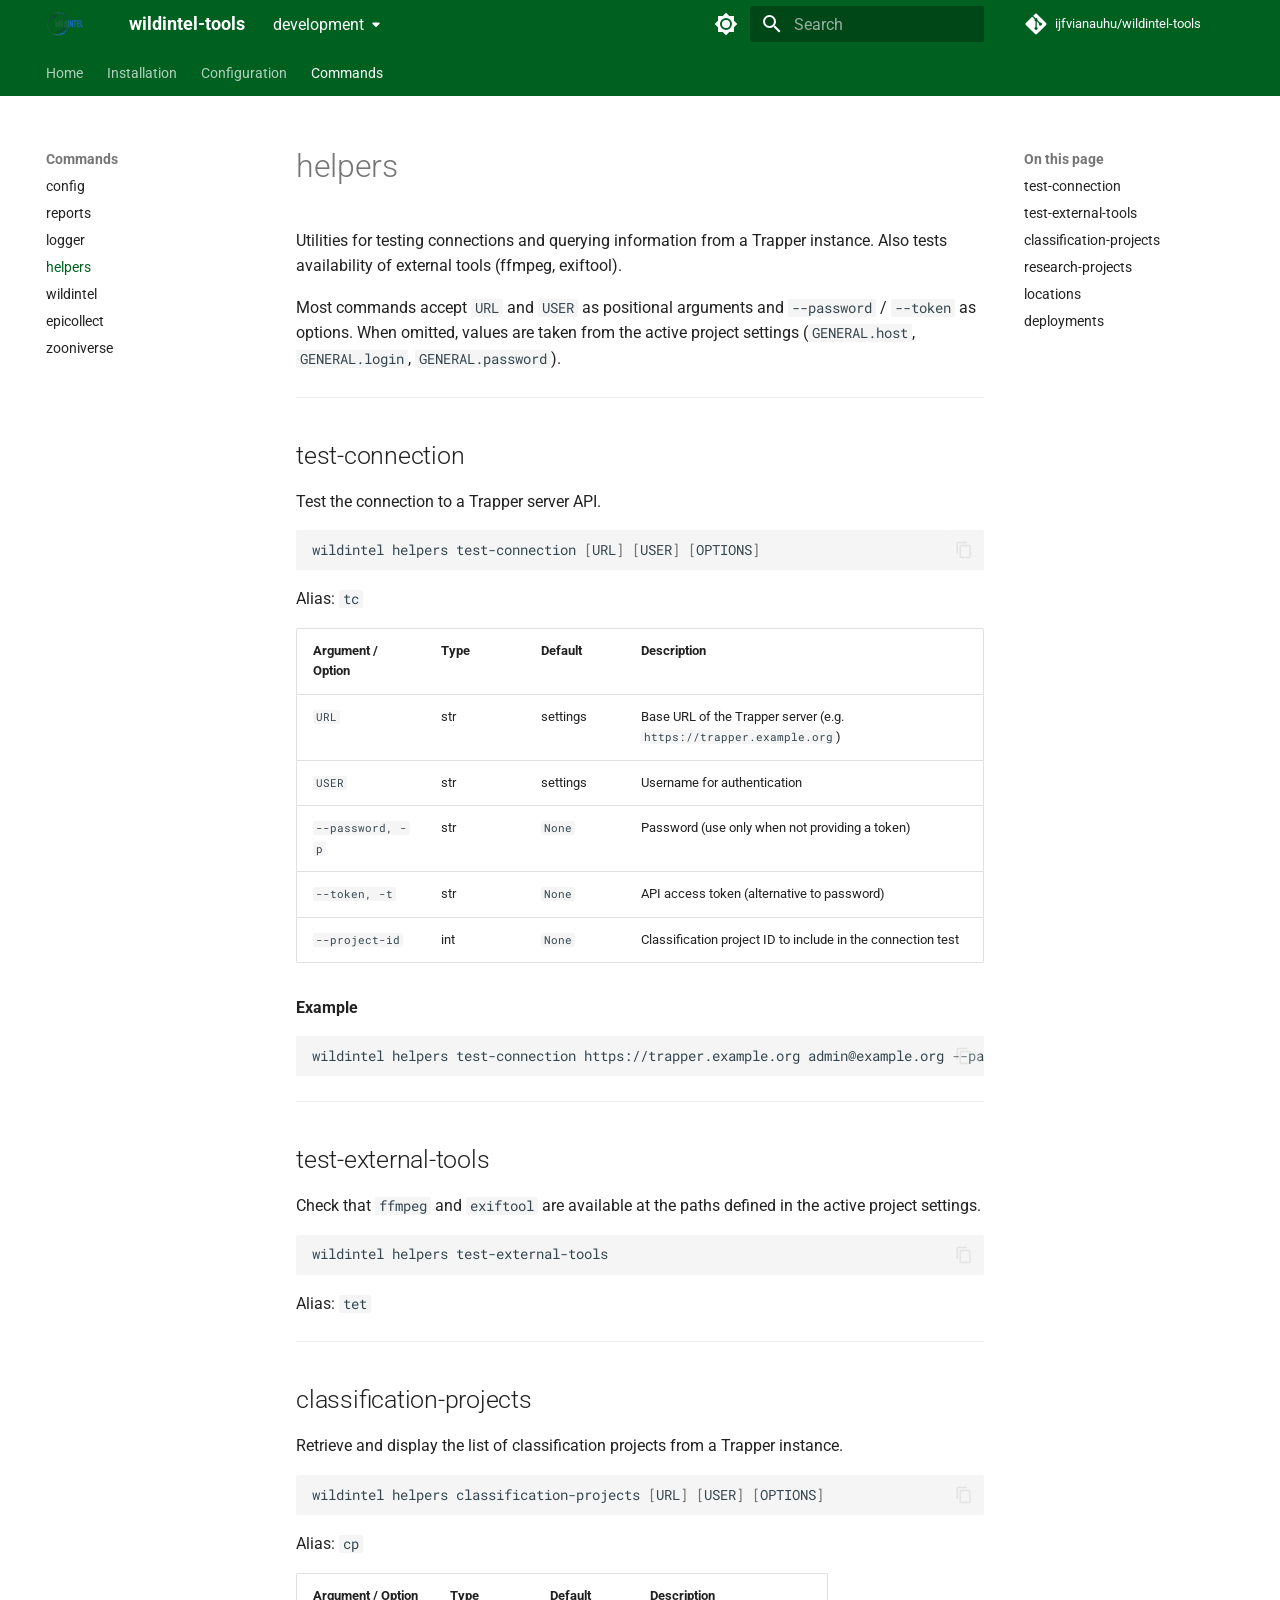
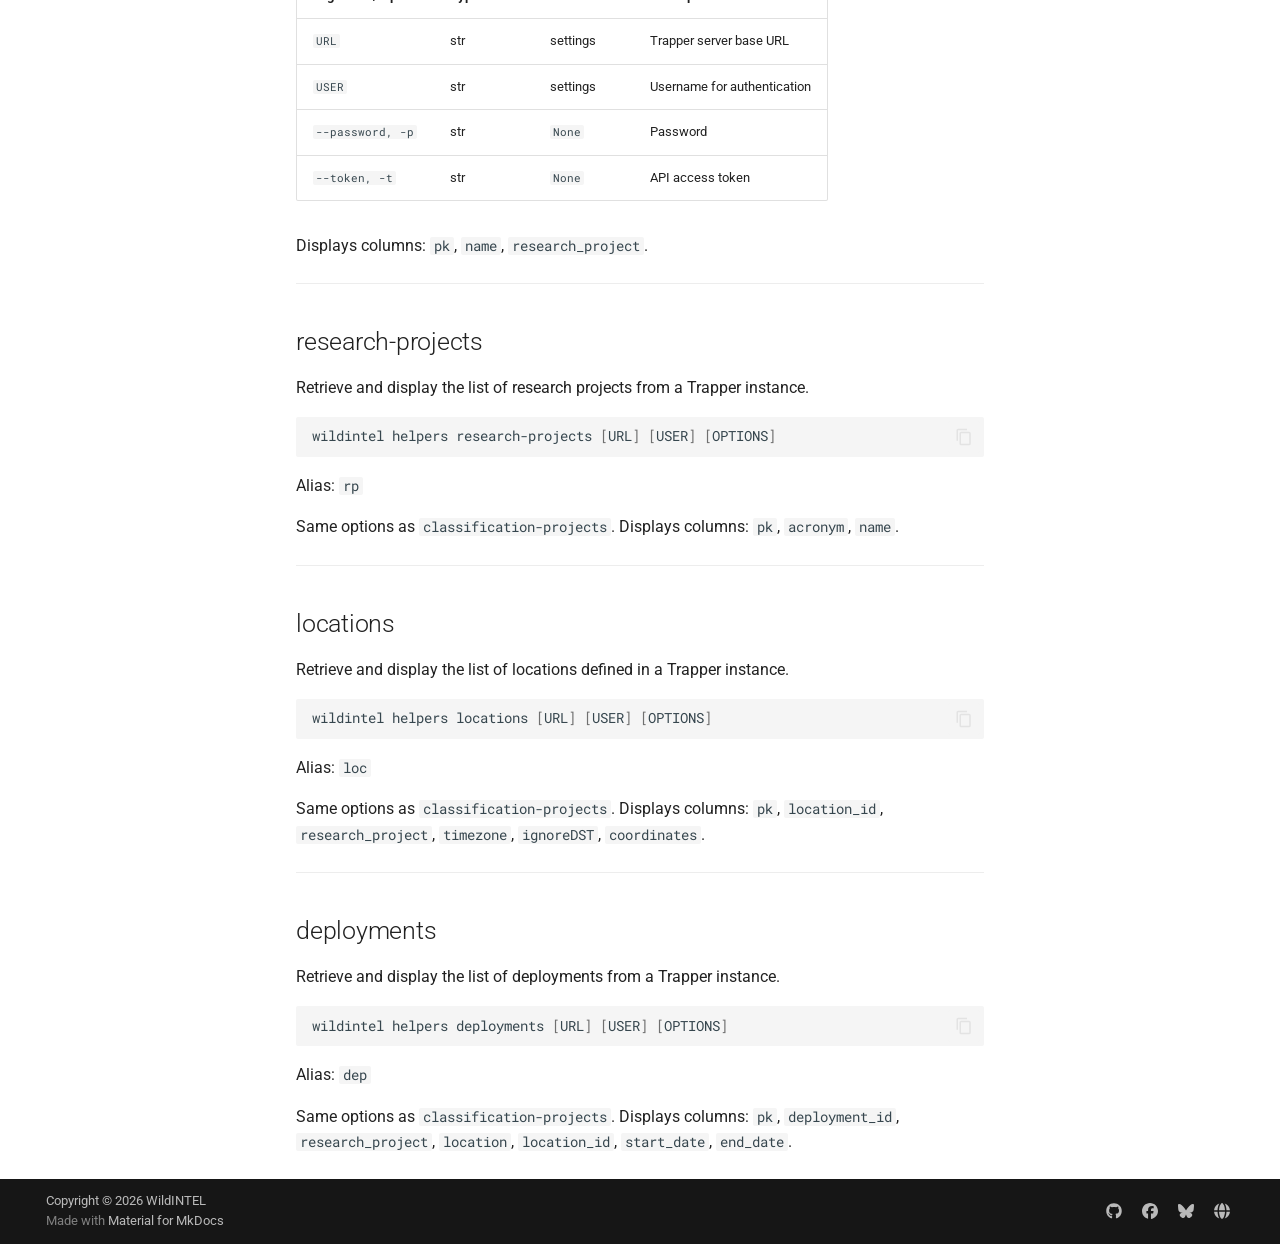
<file: development/commands/helpers/index.html>
<!doctype html>
<html lang="en" class="no-js">
  <head>
    
      <meta charset="utf-8">
      <meta name="viewport" content="width=device-width,initial-scale=1">
      
        <meta name="description" content="Utilities for validating and preparing wildlife monitoring data for the WildINTEL project and Trapper platform">
      
      
      
        <link rel="canonical" href="https://ijfvianauhu.github.io/wildintel-tools/development/commands/helpers/">
      
      
        <link rel="prev" href="../logger/">
      
      
        <link rel="next" href="../wildintel/">
      
      
        
      
      
      <link rel="icon" href="../../imgs/logo.png">
      <meta name="generator" content="mkdocs-1.6.1, mkdocs-material-9.7.6">
    
    
      
        <title>helpers - wildintel-tools</title>
      
    
    
      <link rel="stylesheet" href="../../assets/stylesheets/main.484c7ddc.min.css">
      
        
        <link rel="stylesheet" href="../../assets/stylesheets/palette.ab4e12ef.min.css">
      
      


    
    
      
    
    
      
        
        
        <link rel="preconnect" href="https://fonts.gstatic.com" crossorigin>
        <link rel="stylesheet" href="https://fonts.googleapis.com/css?family=Roboto:300,300i,400,400i,700,700i%7CRoboto+Mono:400,400i,700,700i&display=fallback">
        <style>:root{--md-text-font:"Roboto";--md-code-font:"Roboto Mono"}</style>
      
    
    
      <link rel="stylesheet" href="../../stylesheets/extras.css">
    
    <script>__md_scope=new URL("../..",location),__md_hash=e=>[...e].reduce(((e,_)=>(e<<5)-e+_.charCodeAt(0)),0),__md_get=(e,_=localStorage,t=__md_scope)=>JSON.parse(_.getItem(t.pathname+"."+e)),__md_set=(e,_,t=localStorage,a=__md_scope)=>{try{t.setItem(a.pathname+"."+e,JSON.stringify(_))}catch(e){}}</script>
    
      

    
    
  </head>
  
  
    
    
      
    
    
    
    
    <body dir="ltr" data-md-color-scheme="default" data-md-color-primary="custom" data-md-color-accent="custom">
  
    
    <input class="md-toggle" data-md-toggle="drawer" type="checkbox" id="__drawer" autocomplete="off">
    <input class="md-toggle" data-md-toggle="search" type="checkbox" id="__search" autocomplete="off">
    <label class="md-overlay" for="__drawer"></label>
    <div data-md-component="skip">
      
        
        <a href="#helpers" class="md-skip">
          Skip to content
        </a>
      
    </div>
    <div data-md-component="announce">
      
    </div>
    
      <div data-md-color-scheme="default" data-md-component="outdated" hidden>
        
      </div>
    
    
      

<header class="md-header" data-md-component="header">
  <nav class="md-header__inner md-grid" aria-label="Header">
    <a href="../.." title="wildintel-tools" class="md-header__button md-logo" aria-label="wildintel-tools" data-md-component="logo">
      
  <img src="../../imgs/logo.png" alt="logo">

    </a>
    <label class="md-header__button md-icon" for="__drawer">
      
      <svg xmlns="http://www.w3.org/2000/svg" viewBox="0 0 24 24"><path d="M3 6h18v2H3zm0 5h18v2H3zm0 5h18v2H3z"/></svg>
    </label>
    <div class="md-header__title" data-md-component="header-title">
      <div class="md-header__ellipsis">
        <div class="md-header__topic">
          <span class="md-ellipsis">
            wildintel-tools
          </span>
        </div>
        <div class="md-header__topic" data-md-component="header-topic">
          <span class="md-ellipsis">
            
              helpers
            
          </span>
        </div>
      </div>
    </div>
    
      
        <form class="md-header__option" data-md-component="palette">
  
    
    
    
    <input class="md-option" data-md-color-media="" data-md-color-scheme="default" data-md-color-primary="custom" data-md-color-accent="custom"  aria-label="Switch to dark mode"  type="radio" name="__palette" id="__palette_0">
    
      <label class="md-header__button md-icon" title="Switch to dark mode" for="__palette_1" hidden>
        <svg xmlns="http://www.w3.org/2000/svg" viewBox="0 0 24 24"><path d="M12 8a4 4 0 0 0-4 4 4 4 0 0 0 4 4 4 4 0 0 0 4-4 4 4 0 0 0-4-4m0 10a6 6 0 0 1-6-6 6 6 0 0 1 6-6 6 6 0 0 1 6 6 6 6 0 0 1-6 6m8-9.31V4h-4.69L12 .69 8.69 4H4v4.69L.69 12 4 15.31V20h4.69L12 23.31 15.31 20H20v-4.69L23.31 12z"/></svg>
      </label>
    
  
    
    
    
    <input class="md-option" data-md-color-media="" data-md-color-scheme="slate" data-md-color-primary="custom" data-md-color-accent="custom"  aria-label="Switch to light mode"  type="radio" name="__palette" id="__palette_1">
    
      <label class="md-header__button md-icon" title="Switch to light mode" for="__palette_0" hidden>
        <svg xmlns="http://www.w3.org/2000/svg" viewBox="0 0 24 24"><path d="M12 18c-.89 0-1.74-.2-2.5-.55C11.56 16.5 13 14.42 13 12s-1.44-4.5-3.5-5.45C10.26 6.2 11.11 6 12 6a6 6 0 0 1 6 6 6 6 0 0 1-6 6m8-9.31V4h-4.69L12 .69 8.69 4H4v4.69L.69 12 4 15.31V20h4.69L12 23.31 15.31 20H20v-4.69L23.31 12z"/></svg>
      </label>
    
  
</form>
      
    
    
      <script>var palette=__md_get("__palette");if(palette&&palette.color){if("(prefers-color-scheme)"===palette.color.media){var media=matchMedia("(prefers-color-scheme: light)"),input=document.querySelector(media.matches?"[data-md-color-media='(prefers-color-scheme: light)']":"[data-md-color-media='(prefers-color-scheme: dark)']");palette.color.media=input.getAttribute("data-md-color-media"),palette.color.scheme=input.getAttribute("data-md-color-scheme"),palette.color.primary=input.getAttribute("data-md-color-primary"),palette.color.accent=input.getAttribute("data-md-color-accent")}for(var[key,value]of Object.entries(palette.color))document.body.setAttribute("data-md-color-"+key,value)}</script>
    
    
    
      
      
        <label class="md-header__button md-icon" for="__search">
          
          <svg xmlns="http://www.w3.org/2000/svg" viewBox="0 0 24 24"><path d="M9.5 3A6.5 6.5 0 0 1 16 9.5c0 1.61-.59 3.09-1.56 4.23l.27.27h.79l5 5-1.5 1.5-5-5v-.79l-.27-.27A6.52 6.52 0 0 1 9.5 16 6.5 6.5 0 0 1 3 9.5 6.5 6.5 0 0 1 9.5 3m0 2C7 5 5 7 5 9.5S7 14 9.5 14 14 12 14 9.5 12 5 9.5 5"/></svg>
        </label>
        <div class="md-search" data-md-component="search" role="dialog">
  <label class="md-search__overlay" for="__search"></label>
  <div class="md-search__inner" role="search">
    <form class="md-search__form" name="search">
      <input type="text" class="md-search__input" name="query" aria-label="Search" placeholder="Search" autocapitalize="off" autocorrect="off" autocomplete="off" spellcheck="false" data-md-component="search-query" required>
      <label class="md-search__icon md-icon" for="__search">
        
        <svg xmlns="http://www.w3.org/2000/svg" viewBox="0 0 24 24"><path d="M9.5 3A6.5 6.5 0 0 1 16 9.5c0 1.61-.59 3.09-1.56 4.23l.27.27h.79l5 5-1.5 1.5-5-5v-.79l-.27-.27A6.52 6.52 0 0 1 9.5 16 6.5 6.5 0 0 1 3 9.5 6.5 6.5 0 0 1 9.5 3m0 2C7 5 5 7 5 9.5S7 14 9.5 14 14 12 14 9.5 12 5 9.5 5"/></svg>
        
        <svg xmlns="http://www.w3.org/2000/svg" viewBox="0 0 24 24"><path d="M20 11v2H8l5.5 5.5-1.42 1.42L4.16 12l7.92-7.92L13.5 5.5 8 11z"/></svg>
      </label>
      <nav class="md-search__options" aria-label="Search">
        
        <button type="reset" class="md-search__icon md-icon" title="Clear" aria-label="Clear" tabindex="-1">
          
          <svg xmlns="http://www.w3.org/2000/svg" viewBox="0 0 24 24"><path d="M19 6.41 17.59 5 12 10.59 6.41 5 5 6.41 10.59 12 5 17.59 6.41 19 12 13.41 17.59 19 19 17.59 13.41 12z"/></svg>
        </button>
      </nav>
      
    </form>
    <div class="md-search__output">
      <div class="md-search__scrollwrap" tabindex="0" data-md-scrollfix>
        <div class="md-search-result" data-md-component="search-result">
          <div class="md-search-result__meta">
            Initializing search
          </div>
          <ol class="md-search-result__list" role="presentation"></ol>
        </div>
      </div>
    </div>
  </div>
</div>
      
    
    
      <div class="md-header__source">
        <a href="https://github.com/ijfvianauhu/wildintel-tools" title="Go to repository" class="md-source" data-md-component="source">
  <div class="md-source__icon md-icon">
    
    <svg xmlns="http://www.w3.org/2000/svg" viewBox="0 0 448 512"><!--! Font Awesome Free 7.1.0 by @fontawesome - https://fontawesome.com License - https://fontawesome.com/license/free (Icons: CC BY 4.0, Fonts: SIL OFL 1.1, Code: MIT License) Copyright 2025 Fonticons, Inc.--><path d="M439.6 236.1 244 40.5c-5.4-5.5-12.8-8.5-20.4-8.5s-15 3-20.4 8.4L162.5 81l51.5 51.5c27.1-9.1 52.7 16.8 43.4 43.7l49.7 49.7c34.2-11.8 61.2 31 35.5 56.7-26.5 26.5-70.2-2.9-56-37.3L240.3 199v121.9c25.3 12.5 22.3 41.8 9.1 55-6.4 6.4-15.2 10.1-24.3 10.1s-17.8-3.6-24.3-10.1c-17.6-17.6-11.1-46.9 11.2-56v-123c-20.8-8.5-24.6-30.7-18.6-45L142.6 101 8.5 235.1C3 240.6 0 247.9 0 255.5s3 15 8.5 20.4l195.6 195.7c5.4 5.4 12.7 8.4 20.4 8.4s15-3 20.4-8.4l194.7-194.7c5.4-5.4 8.4-12.8 8.4-20.4s-3-15-8.4-20.4"/></svg>
  </div>
  <div class="md-source__repository">
    ijfvianauhu/wildintel-tools
  </div>
</a>
      </div>
    
  </nav>
  
</header>
    
    <div class="md-container" data-md-component="container">
      
      
        
          
            
<nav class="md-tabs" aria-label="Tabs" data-md-component="tabs">
  <div class="md-grid">
    <ul class="md-tabs__list">
      
        
  
  
  
  
    <li class="md-tabs__item">
      <a href="../.." class="md-tabs__link">
        
  
  
    
  
  Home

      </a>
    </li>
  

      
        
  
  
  
  
    <li class="md-tabs__item">
      <a href="../../installation/" class="md-tabs__link">
        
  
  
    
  
  Installation

      </a>
    </li>
  

      
        
  
  
  
  
    <li class="md-tabs__item">
      <a href="../../configuration/" class="md-tabs__link">
        
  
  
    
  
  Configuration

      </a>
    </li>
  

      
        
  
  
  
    
  
  
    
    
      <li class="md-tabs__item md-tabs__item--active">
        <a href="../config/" class="md-tabs__link">
          
  
  
  Commands

        </a>
      </li>
    
  

      
    </ul>
  </div>
</nav>
          
        
      
      <main class="md-main" data-md-component="main">
        <div class="md-main__inner md-grid">
          
            
              
              <div class="md-sidebar md-sidebar--primary" data-md-component="sidebar" data-md-type="navigation" >
                <div class="md-sidebar__scrollwrap">
                  <div class="md-sidebar__inner">
                    


  


<nav class="md-nav md-nav--primary md-nav--lifted" aria-label="Navigation" data-md-level="0">
  <label class="md-nav__title" for="__drawer">
    <a href="../.." title="wildintel-tools" class="md-nav__button md-logo" aria-label="wildintel-tools" data-md-component="logo">
      
  <img src="../../imgs/logo.png" alt="logo">

    </a>
    wildintel-tools
  </label>
  
    <div class="md-nav__source">
      <a href="https://github.com/ijfvianauhu/wildintel-tools" title="Go to repository" class="md-source" data-md-component="source">
  <div class="md-source__icon md-icon">
    
    <svg xmlns="http://www.w3.org/2000/svg" viewBox="0 0 448 512"><!--! Font Awesome Free 7.1.0 by @fontawesome - https://fontawesome.com License - https://fontawesome.com/license/free (Icons: CC BY 4.0, Fonts: SIL OFL 1.1, Code: MIT License) Copyright 2025 Fonticons, Inc.--><path d="M439.6 236.1 244 40.5c-5.4-5.5-12.8-8.5-20.4-8.5s-15 3-20.4 8.4L162.5 81l51.5 51.5c27.1-9.1 52.7 16.8 43.4 43.7l49.7 49.7c34.2-11.8 61.2 31 35.5 56.7-26.5 26.5-70.2-2.9-56-37.3L240.3 199v121.9c25.3 12.5 22.3 41.8 9.1 55-6.4 6.4-15.2 10.1-24.3 10.1s-17.8-3.6-24.3-10.1c-17.6-17.6-11.1-46.9 11.2-56v-123c-20.8-8.5-24.6-30.7-18.6-45L142.6 101 8.5 235.1C3 240.6 0 247.9 0 255.5s3 15 8.5 20.4l195.6 195.7c5.4 5.4 12.7 8.4 20.4 8.4s15-3 20.4-8.4l194.7-194.7c5.4-5.4 8.4-12.8 8.4-20.4s-3-15-8.4-20.4"/></svg>
  </div>
  <div class="md-source__repository">
    ijfvianauhu/wildintel-tools
  </div>
</a>
    </div>
  
  <ul class="md-nav__list" data-md-scrollfix>
    
      
      
  
  
  
  
    <li class="md-nav__item">
      <a href="../.." class="md-nav__link">
        
  
  
  <span class="md-ellipsis">
    
  
    Home
  

    
  </span>
  
  

      </a>
    </li>
  

    
      
      
  
  
  
  
    <li class="md-nav__item">
      <a href="../../installation/" class="md-nav__link">
        
  
  
  <span class="md-ellipsis">
    
  
    Installation
  

    
  </span>
  
  

      </a>
    </li>
  

    
      
      
  
  
  
  
    <li class="md-nav__item">
      <a href="../../configuration/" class="md-nav__link">
        
  
  
  <span class="md-ellipsis">
    
  
    Configuration
  

    
  </span>
  
  

      </a>
    </li>
  

    
      
      
  
  
    
  
  
  
    
    
    
    
      
        
        
      
      
        
      
    
    
    <li class="md-nav__item md-nav__item--active md-nav__item--section md-nav__item--nested">
      
        
        
        <input class="md-nav__toggle md-toggle " type="checkbox" id="__nav_4" checked>
        
          
          <label class="md-nav__link" for="__nav_4" id="__nav_4_label" tabindex="">
            
  
  
  <span class="md-ellipsis">
    
  
    Commands
  

    
  </span>
  
  

            <span class="md-nav__icon md-icon"></span>
          </label>
        
        <nav class="md-nav" data-md-level="1" aria-labelledby="__nav_4_label" aria-expanded="true">
          <label class="md-nav__title" for="__nav_4">
            <span class="md-nav__icon md-icon"></span>
            
  
    Commands
  

          </label>
          <ul class="md-nav__list" data-md-scrollfix>
            
              
                
  
  
  
  
    <li class="md-nav__item">
      <a href="../config/" class="md-nav__link">
        
  
  
  <span class="md-ellipsis">
    
  
    config
  

    
  </span>
  
  

      </a>
    </li>
  

              
            
              
                
  
  
  
  
    <li class="md-nav__item">
      <a href="../reports/" class="md-nav__link">
        
  
  
  <span class="md-ellipsis">
    
  
    reports
  

    
  </span>
  
  

      </a>
    </li>
  

              
            
              
                
  
  
  
  
    <li class="md-nav__item">
      <a href="../logger/" class="md-nav__link">
        
  
  
  <span class="md-ellipsis">
    
  
    logger
  

    
  </span>
  
  

      </a>
    </li>
  

              
            
              
                
  
  
    
  
  
  
    <li class="md-nav__item md-nav__item--active">
      
      <input class="md-nav__toggle md-toggle" type="checkbox" id="__toc">
      
      
        
      
      
        <label class="md-nav__link md-nav__link--active" for="__toc">
          
  
  
  <span class="md-ellipsis">
    
  
    helpers
  

    
  </span>
  
  

          <span class="md-nav__icon md-icon"></span>
        </label>
      
      <a href="./" class="md-nav__link md-nav__link--active">
        
  
  
  <span class="md-ellipsis">
    
  
    helpers
  

    
  </span>
  
  

      </a>
      
        

  

<nav class="md-nav md-nav--secondary" aria-label="On this page">
  
  
  
    
  
  
    <label class="md-nav__title" for="__toc">
      <span class="md-nav__icon md-icon"></span>
      On this page
    </label>
    <ul class="md-nav__list" data-md-component="toc" data-md-scrollfix>
      
        <li class="md-nav__item">
  <a href="#test-connection" class="md-nav__link">
    <span class="md-ellipsis">
      
        test-connection
      
    </span>
  </a>
  
</li>
      
        <li class="md-nav__item">
  <a href="#test-external-tools" class="md-nav__link">
    <span class="md-ellipsis">
      
        test-external-tools
      
    </span>
  </a>
  
</li>
      
        <li class="md-nav__item">
  <a href="#classification-projects" class="md-nav__link">
    <span class="md-ellipsis">
      
        classification-projects
      
    </span>
  </a>
  
</li>
      
        <li class="md-nav__item">
  <a href="#research-projects" class="md-nav__link">
    <span class="md-ellipsis">
      
        research-projects
      
    </span>
  </a>
  
</li>
      
        <li class="md-nav__item">
  <a href="#locations" class="md-nav__link">
    <span class="md-ellipsis">
      
        locations
      
    </span>
  </a>
  
</li>
      
        <li class="md-nav__item">
  <a href="#deployments" class="md-nav__link">
    <span class="md-ellipsis">
      
        deployments
      
    </span>
  </a>
  
</li>
      
    </ul>
  
</nav>
      
    </li>
  

              
            
              
                
  
  
  
  
    <li class="md-nav__item">
      <a href="../wildintel/" class="md-nav__link">
        
  
  
  <span class="md-ellipsis">
    
  
    wildintel
  

    
  </span>
  
  

      </a>
    </li>
  

              
            
              
                
  
  
  
  
    <li class="md-nav__item">
      <a href="../epicollect/" class="md-nav__link">
        
  
  
  <span class="md-ellipsis">
    
  
    epicollect
  

    
  </span>
  
  

      </a>
    </li>
  

              
            
              
                
  
  
  
  
    <li class="md-nav__item">
      <a href="../zooniverse/" class="md-nav__link">
        
  
  
  <span class="md-ellipsis">
    
  
    zooniverse
  

    
  </span>
  
  

      </a>
    </li>
  

              
            
          </ul>
        </nav>
      
    </li>
  

    
  </ul>
</nav>
                  </div>
                </div>
              </div>
            
            
              
              <div class="md-sidebar md-sidebar--secondary" data-md-component="sidebar" data-md-type="toc" >
                <div class="md-sidebar__scrollwrap">
                  <div class="md-sidebar__inner">
                    

  

<nav class="md-nav md-nav--secondary" aria-label="On this page">
  
  
  
    
  
  
    <label class="md-nav__title" for="__toc">
      <span class="md-nav__icon md-icon"></span>
      On this page
    </label>
    <ul class="md-nav__list" data-md-component="toc" data-md-scrollfix>
      
        <li class="md-nav__item">
  <a href="#test-connection" class="md-nav__link">
    <span class="md-ellipsis">
      
        test-connection
      
    </span>
  </a>
  
</li>
      
        <li class="md-nav__item">
  <a href="#test-external-tools" class="md-nav__link">
    <span class="md-ellipsis">
      
        test-external-tools
      
    </span>
  </a>
  
</li>
      
        <li class="md-nav__item">
  <a href="#classification-projects" class="md-nav__link">
    <span class="md-ellipsis">
      
        classification-projects
      
    </span>
  </a>
  
</li>
      
        <li class="md-nav__item">
  <a href="#research-projects" class="md-nav__link">
    <span class="md-ellipsis">
      
        research-projects
      
    </span>
  </a>
  
</li>
      
        <li class="md-nav__item">
  <a href="#locations" class="md-nav__link">
    <span class="md-ellipsis">
      
        locations
      
    </span>
  </a>
  
</li>
      
        <li class="md-nav__item">
  <a href="#deployments" class="md-nav__link">
    <span class="md-ellipsis">
      
        deployments
      
    </span>
  </a>
  
</li>
      
    </ul>
  
</nav>
                  </div>
                </div>
              </div>
            
          
          
            <div class="md-content" data-md-component="content">
              
              <article class="md-content__inner md-typeset">
                
                  


  
  


<h1 id="helpers">helpers</h1>
<p>Utilities for testing connections and querying information from a Trapper instance. Also tests availability of external tools (ffmpeg, exiftool).</p>
<p>Most commands accept <code>URL</code> and <code>USER</code> as positional arguments and <code>--password</code> / <code>--token</code> as options. When omitted, values are taken from the active project settings (<code>GENERAL.host</code>, <code>GENERAL.login</code>, <code>GENERAL.password</code>).</p>
<hr />
<h2 id="test-connection">test-connection</h2>
<p>Test the connection to a Trapper server API.</p>
<div class="highlight"><pre><span></span><code><a id="__codelineno-0-1" name="__codelineno-0-1" href="#__codelineno-0-1"></a>wildintel<span class="w"> </span>helpers<span class="w"> </span>test-connection<span class="w"> </span><span class="o">[</span>URL<span class="o">]</span><span class="w"> </span><span class="o">[</span>USER<span class="o">]</span><span class="w"> </span><span class="o">[</span>OPTIONS<span class="o">]</span>
</code></pre></div>
<p>Alias: <code>tc</code></p>
<table>
<thead>
<tr>
<th>Argument / Option</th>
<th>Type</th>
<th>Default</th>
<th>Description</th>
</tr>
</thead>
<tbody>
<tr>
<td><code>URL</code></td>
<td>str</td>
<td>settings</td>
<td>Base URL of the Trapper server (e.g. <code>https://trapper.example.org</code>)</td>
</tr>
<tr>
<td><code>USER</code></td>
<td>str</td>
<td>settings</td>
<td>Username for authentication</td>
</tr>
<tr>
<td><code>--password, -p</code></td>
<td>str</td>
<td><code>None</code></td>
<td>Password (use only when not providing a token)</td>
</tr>
<tr>
<td><code>--token, -t</code></td>
<td>str</td>
<td><code>None</code></td>
<td>API access token (alternative to password)</td>
</tr>
<tr>
<td><code>--project-id</code></td>
<td>int</td>
<td><code>None</code></td>
<td>Classification project ID to include in the connection test</td>
</tr>
</tbody>
</table>
<p><strong>Example</strong></p>
<div class="highlight"><pre><span></span><code><a id="__codelineno-1-1" name="__codelineno-1-1" href="#__codelineno-1-1"></a>wildintel<span class="w"> </span>helpers<span class="w"> </span>test-connection<span class="w"> </span>https://trapper.example.org<span class="w"> </span>admin@example.org<span class="w"> </span>--password<span class="w"> </span>secret
</code></pre></div>
<hr />
<h2 id="test-external-tools">test-external-tools</h2>
<p>Check that <code>ffmpeg</code> and <code>exiftool</code> are available at the paths defined in the active project settings.</p>
<div class="highlight"><pre><span></span><code><a id="__codelineno-2-1" name="__codelineno-2-1" href="#__codelineno-2-1"></a>wildintel<span class="w"> </span>helpers<span class="w"> </span>test-external-tools
</code></pre></div>
<p>Alias: <code>tet</code></p>
<hr />
<h2 id="classification-projects">classification-projects</h2>
<p>Retrieve and display the list of classification projects from a Trapper instance.</p>
<div class="highlight"><pre><span></span><code><a id="__codelineno-3-1" name="__codelineno-3-1" href="#__codelineno-3-1"></a>wildintel<span class="w"> </span>helpers<span class="w"> </span>classification-projects<span class="w"> </span><span class="o">[</span>URL<span class="o">]</span><span class="w"> </span><span class="o">[</span>USER<span class="o">]</span><span class="w"> </span><span class="o">[</span>OPTIONS<span class="o">]</span>
</code></pre></div>
<p>Alias: <code>cp</code></p>
<table>
<thead>
<tr>
<th>Argument / Option</th>
<th>Type</th>
<th>Default</th>
<th>Description</th>
</tr>
</thead>
<tbody>
<tr>
<td><code>URL</code></td>
<td>str</td>
<td>settings</td>
<td>Trapper server base URL</td>
</tr>
<tr>
<td><code>USER</code></td>
<td>str</td>
<td>settings</td>
<td>Username for authentication</td>
</tr>
<tr>
<td><code>--password, -p</code></td>
<td>str</td>
<td><code>None</code></td>
<td>Password</td>
</tr>
<tr>
<td><code>--token, -t</code></td>
<td>str</td>
<td><code>None</code></td>
<td>API access token</td>
</tr>
</tbody>
</table>
<p>Displays columns: <code>pk</code>, <code>name</code>, <code>research_project</code>.</p>
<hr />
<h2 id="research-projects">research-projects</h2>
<p>Retrieve and display the list of research projects from a Trapper instance.</p>
<div class="highlight"><pre><span></span><code><a id="__codelineno-4-1" name="__codelineno-4-1" href="#__codelineno-4-1"></a>wildintel<span class="w"> </span>helpers<span class="w"> </span>research-projects<span class="w"> </span><span class="o">[</span>URL<span class="o">]</span><span class="w"> </span><span class="o">[</span>USER<span class="o">]</span><span class="w"> </span><span class="o">[</span>OPTIONS<span class="o">]</span>
</code></pre></div>
<p>Alias: <code>rp</code></p>
<p>Same options as <code>classification-projects</code>. Displays columns: <code>pk</code>, <code>acronym</code>, <code>name</code>.</p>
<hr />
<h2 id="locations">locations</h2>
<p>Retrieve and display the list of locations defined in a Trapper instance.</p>
<div class="highlight"><pre><span></span><code><a id="__codelineno-5-1" name="__codelineno-5-1" href="#__codelineno-5-1"></a>wildintel<span class="w"> </span>helpers<span class="w"> </span>locations<span class="w"> </span><span class="o">[</span>URL<span class="o">]</span><span class="w"> </span><span class="o">[</span>USER<span class="o">]</span><span class="w"> </span><span class="o">[</span>OPTIONS<span class="o">]</span>
</code></pre></div>
<p>Alias: <code>loc</code></p>
<p>Same options as <code>classification-projects</code>. Displays columns: <code>pk</code>, <code>location_id</code>, <code>research_project</code>, <code>timezone</code>, <code>ignoreDST</code>, <code>coordinates</code>.</p>
<hr />
<h2 id="deployments">deployments</h2>
<p>Retrieve and display the list of deployments from a Trapper instance.</p>
<div class="highlight"><pre><span></span><code><a id="__codelineno-6-1" name="__codelineno-6-1" href="#__codelineno-6-1"></a>wildintel<span class="w"> </span>helpers<span class="w"> </span>deployments<span class="w"> </span><span class="o">[</span>URL<span class="o">]</span><span class="w"> </span><span class="o">[</span>USER<span class="o">]</span><span class="w"> </span><span class="o">[</span>OPTIONS<span class="o">]</span>
</code></pre></div>
<p>Alias: <code>dep</code></p>
<p>Same options as <code>classification-projects</code>. Displays columns: <code>pk</code>, <code>deployment_id</code>, <code>research_project</code>, <code>location</code>, <code>location_id</code>, <code>start_date</code>, <code>end_date</code>.</p>












                
              </article>
            </div>
          
          
<script>var target=document.getElementById(location.hash.slice(1));target&&target.name&&(target.checked=target.name.startsWith("__tabbed_"))</script>
        </div>
        
          <button type="button" class="md-top md-icon" data-md-component="top" hidden>
  
  <svg xmlns="http://www.w3.org/2000/svg" viewBox="0 0 24 24"><path d="M13 20h-2V8l-5.5 5.5-1.42-1.42L12 4.16l7.92 7.92-1.42 1.42L13 8z"/></svg>
  Back to top
</button>
        
      </main>
      
        <footer class="md-footer">
  
  <div class="md-footer-meta md-typeset">
    <div class="md-footer-meta__inner md-grid">
      <div class="md-copyright">
  
    <div class="md-copyright__highlight">
      Copyright &copy; 2026 <a href="https://wildintel.eu/">WildINTEL</a>
    </div>
  
  
    Made with
    <a href="https://squidfunk.github.io/mkdocs-material/" target="_blank" rel="noopener">
      Material for MkDocs
    </a>
  
</div>
      
        
<div class="md-social">
  
    
    
    
    
    <a href="https://github.com/wildintelproject" target="_blank" rel="noopener" title="WildINTEL on GitHub" class="md-social__link">
      <svg xmlns="http://www.w3.org/2000/svg" viewBox="0 0 512 512"><!--! Font Awesome Free 7.1.0 by @fontawesome - https://fontawesome.com License - https://fontawesome.com/license/free (Icons: CC BY 4.0, Fonts: SIL OFL 1.1, Code: MIT License) Copyright 2025 Fonticons, Inc.--><path d="M173.9 397.4c0 2-2.3 3.6-5.2 3.6-3.3.3-5.6-1.3-5.6-3.6 0-2 2.3-3.6 5.2-3.6 3-.3 5.6 1.3 5.6 3.6m-31.1-4.5c-.7 2 1.3 4.3 4.3 4.9 2.6 1 5.6 0 6.2-2s-1.3-4.3-4.3-5.2c-2.6-.7-5.5.3-6.2 2.3m44.2-1.7c-2.9.7-4.9 2.6-4.6 4.9.3 2 2.9 3.3 5.9 2.6 2.9-.7 4.9-2.6 4.6-4.6-.3-1.9-3-3.2-5.9-2.9M252.8 8C114.1 8 8 113.3 8 252c0 110.9 69.8 205.8 169.5 239.2 12.8 2.3 17.3-5.6 17.3-12.1 0-6.2-.3-40.4-.3-61.4 0 0-70 15-84.7-29.8 0 0-11.4-29.1-27.8-36.6 0 0-22.9-15.7 1.6-15.4 0 0 24.9 2 38.6 25.8 21.9 38.6 58.6 27.5 72.9 20.9 2.3-16 8.8-27.1 16-33.7-55.9-6.2-112.3-14.3-112.3-110.5 0-27.5 7.6-41.3 23.6-58.9-2.6-6.5-11.1-33.3 2.6-67.9 20.9-6.5 69 27 69 27 20-5.6 41.5-8.5 62.8-8.5s42.8 2.9 62.8 8.5c0 0 48.1-33.6 69-27 13.7 34.7 5.2 61.4 2.6 67.9 16 17.7 25.8 31.5 25.8 58.9 0 96.5-58.9 104.2-114.8 110.5 9.2 7.9 17 22.9 17 46.4 0 33.7-.3 75.4-.3 83.6 0 6.5 4.6 14.4 17.3 12.1C436.2 457.8 504 362.9 504 252 504 113.3 391.5 8 252.8 8M105.2 352.9c-1.3 1-1 3.3.7 5.2 1.6 1.6 3.9 2.3 5.2 1 1.3-1 1-3.3-.7-5.2-1.6-1.6-3.9-2.3-5.2-1m-10.8-8.1c-.7 1.3.3 2.9 2.3 3.9 1.6 1 3.6.7 4.3-.7.7-1.3-.3-2.9-2.3-3.9-2-.6-3.6-.3-4.3.7m32.4 35.6c-1.6 1.3-1 4.3 1.3 6.2 2.3 2.3 5.2 2.6 6.5 1 1.3-1.3.7-4.3-1.3-6.2-2.2-2.3-5.2-2.6-6.5-1m-11.4-14.7c-1.6 1-1.6 3.6 0 5.9s4.3 3.3 5.6 2.3c1.6-1.3 1.6-3.9 0-6.2-1.4-2.3-4-3.3-5.6-2"/></svg>
    </a>
  
    
    
    
    
    <a href="https://www.facebook.com/people/WildIntel/61556603674655/" target="_blank" rel="noopener" title="WildINTEL on Facebook" class="md-social__link">
      <svg xmlns="http://www.w3.org/2000/svg" viewBox="0 0 512 512"><!--! Font Awesome Free 7.1.0 by @fontawesome - https://fontawesome.com License - https://fontawesome.com/license/free (Icons: CC BY 4.0, Fonts: SIL OFL 1.1, Code: MIT License) Copyright 2025 Fonticons, Inc.--><path d="M512 256C512 114.6 397.4 0 256 0S0 114.6 0 256c0 120 82.7 220.8 194.2 248.5V334.2h-52.8V256h52.8v-33.7c0-87.1 39.4-127.5 125-127.5 16.2 0 44.2 3.2 55.7 6.4V172c-6-.6-16.5-1-29.6-1-42 0-58.2 15.9-58.2 57.2V256h83.6l-14.4 78.2H287v175.9C413.8 494.8 512 386.9 512 256"/></svg>
    </a>
  
    
    
    
    
    <a href="https://bsky.app/profile/wildintel.bsky.social" target="_blank" rel="noopener" title="WildINTEL on Bluesky" class="md-social__link">
      <svg xmlns="http://www.w3.org/2000/svg" viewBox="0 0 24 24"><path d="M5.202 2.857C7.954 4.922 10.913 9.11 12 11.358c1.087-2.247 4.046-6.436 6.798-8.501C20.783 1.366 24 .213 24 3.883c0 .732-.42 6.156-.667 7.037-.856 3.061-3.978 3.842-6.755 3.37 4.854.826 6.089 3.562 3.422 6.299-5.065 5.196-7.28-1.304-7.847-2.97-.104-.305-.152-.448-.153-.327 0-.121-.05.022-.153.327-.568 1.666-2.782 8.166-7.847 2.97-2.667-2.737-1.432-5.473 3.422-6.3-2.777.473-5.899-.308-6.755-3.369C.42 10.04 0 4.615 0 3.883c0-3.67 3.217-2.517 5.202-1.026"/></svg>
    </a>
  
    
    
    
    
    <a href="https://wildintel.eu/" target="_blank" rel="noopener" title="WildINTEL website" class="md-social__link">
      <svg xmlns="http://www.w3.org/2000/svg" viewBox="0 0 512 512"><!--! Font Awesome Free 7.1.0 by @fontawesome - https://fontawesome.com License - https://fontawesome.com/license/free (Icons: CC BY 4.0, Fonts: SIL OFL 1.1, Code: MIT License) Copyright 2025 Fonticons, Inc.--><path d="M351.9 280H161c2.9 64.5 17.2 123.9 37.5 167.4 11.4 24.5 23.7 41.8 35.1 52.4 11.2 10.5 18.9 12.2 22.9 12.2s11.7-1.7 22.9-12.2c11.4-10.6 23.7-28 35.1-52.4 20.3-43.5 34.6-102.9 37.5-167.4zm-191-48h190.9c-2.8-64.5-17.1-123.9-37.4-167.4-11.4-24.4-23.7-41.8-35.1-52.4C268.1 1.7 260.4 0 256.4 0s-11.7 1.7-22.9 12.2c-11.4 10.6-23.7 28-35.1 52.4-20.3 43.5-34.6 102.9-37.5 167.4m-48 0c3.5-85.6 25.6-165.1 57.9-217.3C78.7 47.3 10.9 131.2 1.5 232zM1.5 280c9.4 100.8 77.2 184.7 169.3 217.3-32.3-52.2-54.4-131.7-57.9-217.3zm398.4 0c-3.5 85.6-25.6 165.1-57.9 217.3 92.1-32.7 159.9-116.5 169.3-217.3zm111.4-48C501.9 131.2 434.1 47.3 342 14.7c32.3 52.2 54.4 131.7 57.9 217.3z"/></svg>
    </a>
  
</div>
      
    </div>
  </div>
</footer>
      
    </div>
    <div class="md-dialog" data-md-component="dialog">
      <div class="md-dialog__inner md-typeset"></div>
    </div>
    
    
    
      
      
      <script id="__config" type="application/json">{"annotate": null, "base": "../..", "features": ["navigation.tabs", "navigation.sections", "navigation.top", "search.highlight", "content.code.copy", "content.code.annotate"], "search": "../../assets/javascripts/workers/search.2c215733.min.js", "tags": null, "translations": {"clipboard.copied": "Copied to clipboard", "clipboard.copy": "Copy to clipboard", "search.result.more.one": "1 more on this page", "search.result.more.other": "# more on this page", "search.result.none": "No matching documents", "search.result.one": "1 matching document", "search.result.other": "# matching documents", "search.result.placeholder": "Type to start searching", "search.result.term.missing": "Missing", "select.version": "Select version"}, "version": {"default": "latest", "provider": "mike"}}</script>
    
    
      <script src="../../assets/javascripts/bundle.79ae519e.min.js"></script>
      
    
  </body>
</html>
</file>
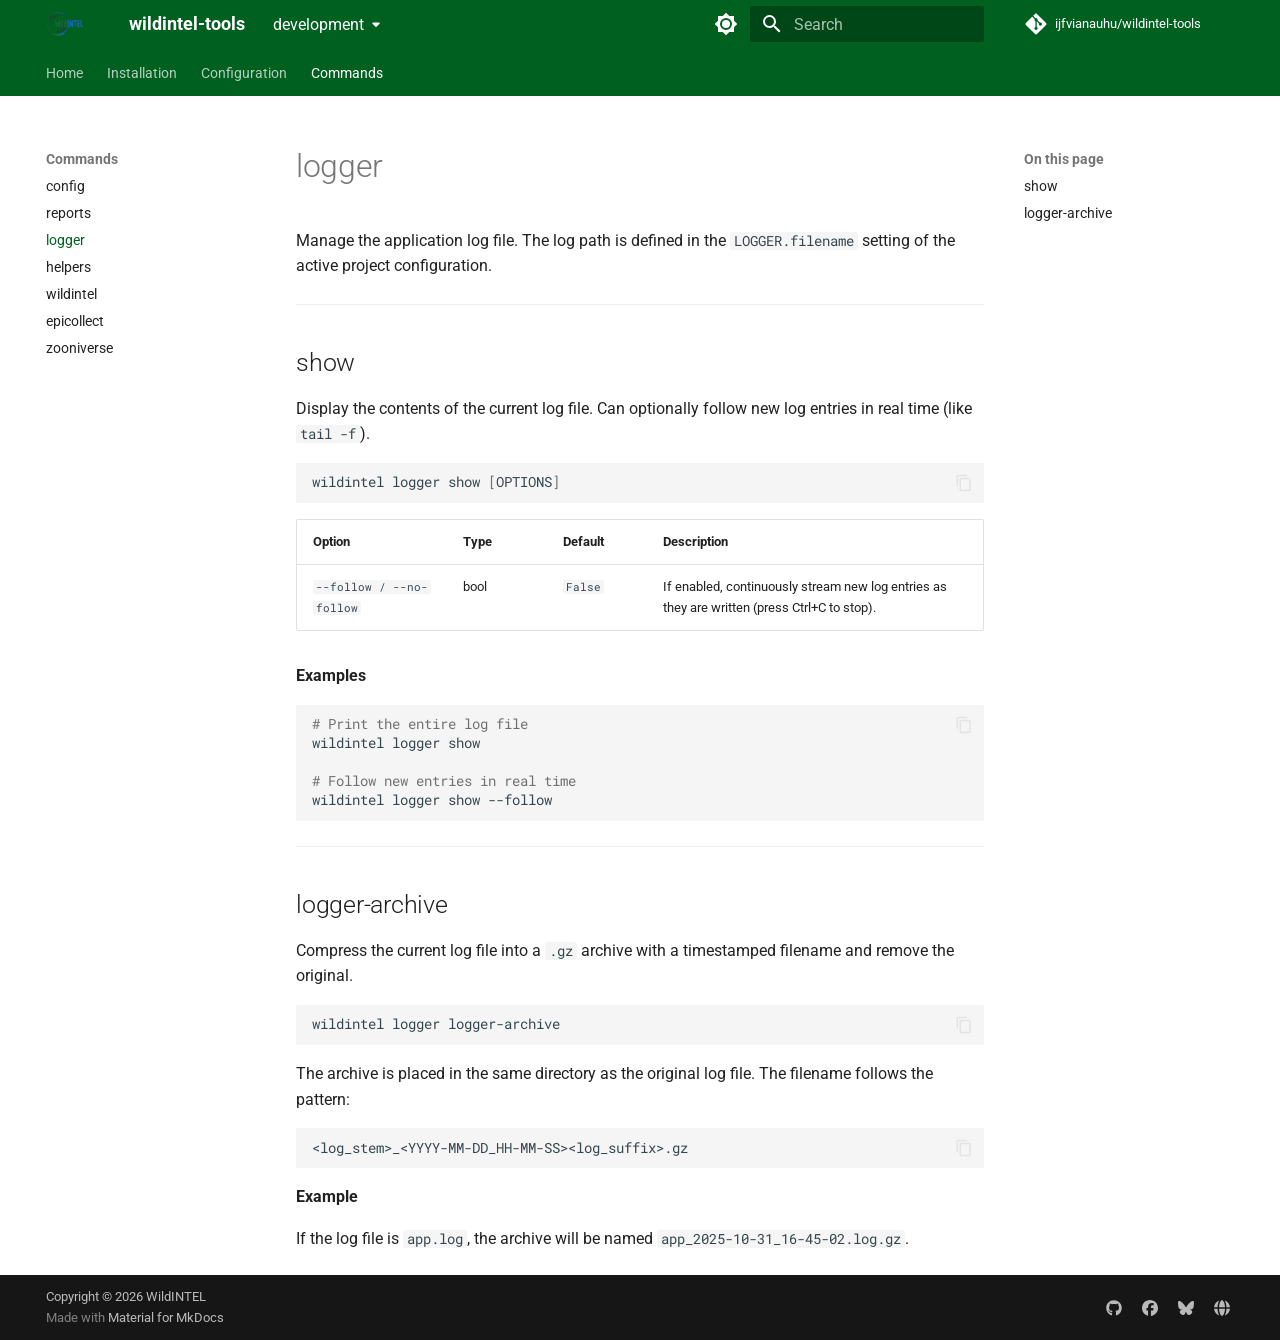
<file: development/commands/logger/index.html>
<!doctype html>
<html lang="en" class="no-js">
  <head>
    
      <meta charset="utf-8">
      <meta name="viewport" content="width=device-width,initial-scale=1">
      
        <meta name="description" content="Utilities for validating and preparing wildlife monitoring data for the WildINTEL project and Trapper platform">
      
      
      
        <link rel="canonical" href="https://ijfvianauhu.github.io/wildintel-tools/development/commands/logger/">
      
      
        <link rel="prev" href="../reports/">
      
      
        <link rel="next" href="../helpers/">
      
      
        
      
      
      <link rel="icon" href="../../imgs/logo.png">
      <meta name="generator" content="mkdocs-1.6.1, mkdocs-material-9.7.6">
    
    
      
        <title>logger - wildintel-tools</title>
      
    
    
      <link rel="stylesheet" href="../../assets/stylesheets/main.484c7ddc.min.css">
      
        
        <link rel="stylesheet" href="../../assets/stylesheets/palette.ab4e12ef.min.css">
      
      


    
    
      
    
    
      
        
        
        <link rel="preconnect" href="https://fonts.gstatic.com" crossorigin>
        <link rel="stylesheet" href="https://fonts.googleapis.com/css?family=Roboto:300,300i,400,400i,700,700i%7CRoboto+Mono:400,400i,700,700i&display=fallback">
        <style>:root{--md-text-font:"Roboto";--md-code-font:"Roboto Mono"}</style>
      
    
    
      <link rel="stylesheet" href="../../stylesheets/extras.css">
    
    <script>__md_scope=new URL("../..",location),__md_hash=e=>[...e].reduce(((e,_)=>(e<<5)-e+_.charCodeAt(0)),0),__md_get=(e,_=localStorage,t=__md_scope)=>JSON.parse(_.getItem(t.pathname+"."+e)),__md_set=(e,_,t=localStorage,a=__md_scope)=>{try{t.setItem(a.pathname+"."+e,JSON.stringify(_))}catch(e){}}</script>
    
      

    
    
  </head>
  
  
    
    
      
    
    
    
    
    <body dir="ltr" data-md-color-scheme="default" data-md-color-primary="custom" data-md-color-accent="custom">
  
    
    <input class="md-toggle" data-md-toggle="drawer" type="checkbox" id="__drawer" autocomplete="off">
    <input class="md-toggle" data-md-toggle="search" type="checkbox" id="__search" autocomplete="off">
    <label class="md-overlay" for="__drawer"></label>
    <div data-md-component="skip">
      
        
        <a href="#logger" class="md-skip">
          Skip to content
        </a>
      
    </div>
    <div data-md-component="announce">
      
    </div>
    
      <div data-md-color-scheme="default" data-md-component="outdated" hidden>
        
      </div>
    
    
      

<header class="md-header" data-md-component="header">
  <nav class="md-header__inner md-grid" aria-label="Header">
    <a href="../.." title="wildintel-tools" class="md-header__button md-logo" aria-label="wildintel-tools" data-md-component="logo">
      
  <img src="../../imgs/logo.png" alt="logo">

    </a>
    <label class="md-header__button md-icon" for="__drawer">
      
      <svg xmlns="http://www.w3.org/2000/svg" viewBox="0 0 24 24"><path d="M3 6h18v2H3zm0 5h18v2H3zm0 5h18v2H3z"/></svg>
    </label>
    <div class="md-header__title" data-md-component="header-title">
      <div class="md-header__ellipsis">
        <div class="md-header__topic">
          <span class="md-ellipsis">
            wildintel-tools
          </span>
        </div>
        <div class="md-header__topic" data-md-component="header-topic">
          <span class="md-ellipsis">
            
              logger
            
          </span>
        </div>
      </div>
    </div>
    
      
        <form class="md-header__option" data-md-component="palette">
  
    
    
    
    <input class="md-option" data-md-color-media="" data-md-color-scheme="default" data-md-color-primary="custom" data-md-color-accent="custom"  aria-label="Switch to dark mode"  type="radio" name="__palette" id="__palette_0">
    
      <label class="md-header__button md-icon" title="Switch to dark mode" for="__palette_1" hidden>
        <svg xmlns="http://www.w3.org/2000/svg" viewBox="0 0 24 24"><path d="M12 8a4 4 0 0 0-4 4 4 4 0 0 0 4 4 4 4 0 0 0 4-4 4 4 0 0 0-4-4m0 10a6 6 0 0 1-6-6 6 6 0 0 1 6-6 6 6 0 0 1 6 6 6 6 0 0 1-6 6m8-9.31V4h-4.69L12 .69 8.69 4H4v4.69L.69 12 4 15.31V20h4.69L12 23.31 15.31 20H20v-4.69L23.31 12z"/></svg>
      </label>
    
  
    
    
    
    <input class="md-option" data-md-color-media="" data-md-color-scheme="slate" data-md-color-primary="custom" data-md-color-accent="custom"  aria-label="Switch to light mode"  type="radio" name="__palette" id="__palette_1">
    
      <label class="md-header__button md-icon" title="Switch to light mode" for="__palette_0" hidden>
        <svg xmlns="http://www.w3.org/2000/svg" viewBox="0 0 24 24"><path d="M12 18c-.89 0-1.74-.2-2.5-.55C11.56 16.5 13 14.42 13 12s-1.44-4.5-3.5-5.45C10.26 6.2 11.11 6 12 6a6 6 0 0 1 6 6 6 6 0 0 1-6 6m8-9.31V4h-4.69L12 .69 8.69 4H4v4.69L.69 12 4 15.31V20h4.69L12 23.31 15.31 20H20v-4.69L23.31 12z"/></svg>
      </label>
    
  
</form>
      
    
    
      <script>var palette=__md_get("__palette");if(palette&&palette.color){if("(prefers-color-scheme)"===palette.color.media){var media=matchMedia("(prefers-color-scheme: light)"),input=document.querySelector(media.matches?"[data-md-color-media='(prefers-color-scheme: light)']":"[data-md-color-media='(prefers-color-scheme: dark)']");palette.color.media=input.getAttribute("data-md-color-media"),palette.color.scheme=input.getAttribute("data-md-color-scheme"),palette.color.primary=input.getAttribute("data-md-color-primary"),palette.color.accent=input.getAttribute("data-md-color-accent")}for(var[key,value]of Object.entries(palette.color))document.body.setAttribute("data-md-color-"+key,value)}</script>
    
    
    
      
      
        <label class="md-header__button md-icon" for="__search">
          
          <svg xmlns="http://www.w3.org/2000/svg" viewBox="0 0 24 24"><path d="M9.5 3A6.5 6.5 0 0 1 16 9.5c0 1.61-.59 3.09-1.56 4.23l.27.27h.79l5 5-1.5 1.5-5-5v-.79l-.27-.27A6.52 6.52 0 0 1 9.5 16 6.5 6.5 0 0 1 3 9.5 6.5 6.5 0 0 1 9.5 3m0 2C7 5 5 7 5 9.5S7 14 9.5 14 14 12 14 9.5 12 5 9.5 5"/></svg>
        </label>
        <div class="md-search" data-md-component="search" role="dialog">
  <label class="md-search__overlay" for="__search"></label>
  <div class="md-search__inner" role="search">
    <form class="md-search__form" name="search">
      <input type="text" class="md-search__input" name="query" aria-label="Search" placeholder="Search" autocapitalize="off" autocorrect="off" autocomplete="off" spellcheck="false" data-md-component="search-query" required>
      <label class="md-search__icon md-icon" for="__search">
        
        <svg xmlns="http://www.w3.org/2000/svg" viewBox="0 0 24 24"><path d="M9.5 3A6.5 6.5 0 0 1 16 9.5c0 1.61-.59 3.09-1.56 4.23l.27.27h.79l5 5-1.5 1.5-5-5v-.79l-.27-.27A6.52 6.52 0 0 1 9.5 16 6.5 6.5 0 0 1 3 9.5 6.5 6.5 0 0 1 9.5 3m0 2C7 5 5 7 5 9.5S7 14 9.5 14 14 12 14 9.5 12 5 9.5 5"/></svg>
        
        <svg xmlns="http://www.w3.org/2000/svg" viewBox="0 0 24 24"><path d="M20 11v2H8l5.5 5.5-1.42 1.42L4.16 12l7.92-7.92L13.5 5.5 8 11z"/></svg>
      </label>
      <nav class="md-search__options" aria-label="Search">
        
        <button type="reset" class="md-search__icon md-icon" title="Clear" aria-label="Clear" tabindex="-1">
          
          <svg xmlns="http://www.w3.org/2000/svg" viewBox="0 0 24 24"><path d="M19 6.41 17.59 5 12 10.59 6.41 5 5 6.41 10.59 12 5 17.59 6.41 19 12 13.41 17.59 19 19 17.59 13.41 12z"/></svg>
        </button>
      </nav>
      
    </form>
    <div class="md-search__output">
      <div class="md-search__scrollwrap" tabindex="0" data-md-scrollfix>
        <div class="md-search-result" data-md-component="search-result">
          <div class="md-search-result__meta">
            Initializing search
          </div>
          <ol class="md-search-result__list" role="presentation"></ol>
        </div>
      </div>
    </div>
  </div>
</div>
      
    
    
      <div class="md-header__source">
        <a href="https://github.com/ijfvianauhu/wildintel-tools" title="Go to repository" class="md-source" data-md-component="source">
  <div class="md-source__icon md-icon">
    
    <svg xmlns="http://www.w3.org/2000/svg" viewBox="0 0 448 512"><!--! Font Awesome Free 7.1.0 by @fontawesome - https://fontawesome.com License - https://fontawesome.com/license/free (Icons: CC BY 4.0, Fonts: SIL OFL 1.1, Code: MIT License) Copyright 2025 Fonticons, Inc.--><path d="M439.6 236.1 244 40.5c-5.4-5.5-12.8-8.5-20.4-8.5s-15 3-20.4 8.4L162.5 81l51.5 51.5c27.1-9.1 52.7 16.8 43.4 43.7l49.7 49.7c34.2-11.8 61.2 31 35.5 56.7-26.5 26.5-70.2-2.9-56-37.3L240.3 199v121.9c25.3 12.5 22.3 41.8 9.1 55-6.4 6.4-15.2 10.1-24.3 10.1s-17.8-3.6-24.3-10.1c-17.6-17.6-11.1-46.9 11.2-56v-123c-20.8-8.5-24.6-30.7-18.6-45L142.6 101 8.5 235.1C3 240.6 0 247.9 0 255.5s3 15 8.5 20.4l195.6 195.7c5.4 5.4 12.7 8.4 20.4 8.4s15-3 20.4-8.4l194.7-194.7c5.4-5.4 8.4-12.8 8.4-20.4s-3-15-8.4-20.4"/></svg>
  </div>
  <div class="md-source__repository">
    ijfvianauhu/wildintel-tools
  </div>
</a>
      </div>
    
  </nav>
  
</header>
    
    <div class="md-container" data-md-component="container">
      
      
        
          
            
<nav class="md-tabs" aria-label="Tabs" data-md-component="tabs">
  <div class="md-grid">
    <ul class="md-tabs__list">
      
        
  
  
  
  
    <li class="md-tabs__item">
      <a href="../.." class="md-tabs__link">
        
  
  
    
  
  Home

      </a>
    </li>
  

      
        
  
  
  
  
    <li class="md-tabs__item">
      <a href="../../installation/" class="md-tabs__link">
        
  
  
    
  
  Installation

      </a>
    </li>
  

      
        
  
  
  
  
    <li class="md-tabs__item">
      <a href="../../configuration/" class="md-tabs__link">
        
  
  
    
  
  Configuration

      </a>
    </li>
  

      
        
  
  
  
    
  
  
    
    
      <li class="md-tabs__item md-tabs__item--active">
        <a href="../config/" class="md-tabs__link">
          
  
  
  Commands

        </a>
      </li>
    
  

      
    </ul>
  </div>
</nav>
          
        
      
      <main class="md-main" data-md-component="main">
        <div class="md-main__inner md-grid">
          
            
              
              <div class="md-sidebar md-sidebar--primary" data-md-component="sidebar" data-md-type="navigation" >
                <div class="md-sidebar__scrollwrap">
                  <div class="md-sidebar__inner">
                    


  


<nav class="md-nav md-nav--primary md-nav--lifted" aria-label="Navigation" data-md-level="0">
  <label class="md-nav__title" for="__drawer">
    <a href="../.." title="wildintel-tools" class="md-nav__button md-logo" aria-label="wildintel-tools" data-md-component="logo">
      
  <img src="../../imgs/logo.png" alt="logo">

    </a>
    wildintel-tools
  </label>
  
    <div class="md-nav__source">
      <a href="https://github.com/ijfvianauhu/wildintel-tools" title="Go to repository" class="md-source" data-md-component="source">
  <div class="md-source__icon md-icon">
    
    <svg xmlns="http://www.w3.org/2000/svg" viewBox="0 0 448 512"><!--! Font Awesome Free 7.1.0 by @fontawesome - https://fontawesome.com License - https://fontawesome.com/license/free (Icons: CC BY 4.0, Fonts: SIL OFL 1.1, Code: MIT License) Copyright 2025 Fonticons, Inc.--><path d="M439.6 236.1 244 40.5c-5.4-5.5-12.8-8.5-20.4-8.5s-15 3-20.4 8.4L162.5 81l51.5 51.5c27.1-9.1 52.7 16.8 43.4 43.7l49.7 49.7c34.2-11.8 61.2 31 35.5 56.7-26.5 26.5-70.2-2.9-56-37.3L240.3 199v121.9c25.3 12.5 22.3 41.8 9.1 55-6.4 6.4-15.2 10.1-24.3 10.1s-17.8-3.6-24.3-10.1c-17.6-17.6-11.1-46.9 11.2-56v-123c-20.8-8.5-24.6-30.7-18.6-45L142.6 101 8.5 235.1C3 240.6 0 247.9 0 255.5s3 15 8.5 20.4l195.6 195.7c5.4 5.4 12.7 8.4 20.4 8.4s15-3 20.4-8.4l194.7-194.7c5.4-5.4 8.4-12.8 8.4-20.4s-3-15-8.4-20.4"/></svg>
  </div>
  <div class="md-source__repository">
    ijfvianauhu/wildintel-tools
  </div>
</a>
    </div>
  
  <ul class="md-nav__list" data-md-scrollfix>
    
      
      
  
  
  
  
    <li class="md-nav__item">
      <a href="../.." class="md-nav__link">
        
  
  
  <span class="md-ellipsis">
    
  
    Home
  

    
  </span>
  
  

      </a>
    </li>
  

    
      
      
  
  
  
  
    <li class="md-nav__item">
      <a href="../../installation/" class="md-nav__link">
        
  
  
  <span class="md-ellipsis">
    
  
    Installation
  

    
  </span>
  
  

      </a>
    </li>
  

    
      
      
  
  
  
  
    <li class="md-nav__item">
      <a href="../../configuration/" class="md-nav__link">
        
  
  
  <span class="md-ellipsis">
    
  
    Configuration
  

    
  </span>
  
  

      </a>
    </li>
  

    
      
      
  
  
    
  
  
  
    
    
    
    
      
        
        
      
      
        
      
    
    
    <li class="md-nav__item md-nav__item--active md-nav__item--section md-nav__item--nested">
      
        
        
        <input class="md-nav__toggle md-toggle " type="checkbox" id="__nav_4" checked>
        
          
          <label class="md-nav__link" for="__nav_4" id="__nav_4_label" tabindex="">
            
  
  
  <span class="md-ellipsis">
    
  
    Commands
  

    
  </span>
  
  

            <span class="md-nav__icon md-icon"></span>
          </label>
        
        <nav class="md-nav" data-md-level="1" aria-labelledby="__nav_4_label" aria-expanded="true">
          <label class="md-nav__title" for="__nav_4">
            <span class="md-nav__icon md-icon"></span>
            
  
    Commands
  

          </label>
          <ul class="md-nav__list" data-md-scrollfix>
            
              
                
  
  
  
  
    <li class="md-nav__item">
      <a href="../config/" class="md-nav__link">
        
  
  
  <span class="md-ellipsis">
    
  
    config
  

    
  </span>
  
  

      </a>
    </li>
  

              
            
              
                
  
  
  
  
    <li class="md-nav__item">
      <a href="../reports/" class="md-nav__link">
        
  
  
  <span class="md-ellipsis">
    
  
    reports
  

    
  </span>
  
  

      </a>
    </li>
  

              
            
              
                
  
  
    
  
  
  
    <li class="md-nav__item md-nav__item--active">
      
      <input class="md-nav__toggle md-toggle" type="checkbox" id="__toc">
      
      
        
      
      
        <label class="md-nav__link md-nav__link--active" for="__toc">
          
  
  
  <span class="md-ellipsis">
    
  
    logger
  

    
  </span>
  
  

          <span class="md-nav__icon md-icon"></span>
        </label>
      
      <a href="./" class="md-nav__link md-nav__link--active">
        
  
  
  <span class="md-ellipsis">
    
  
    logger
  

    
  </span>
  
  

      </a>
      
        

  

<nav class="md-nav md-nav--secondary" aria-label="On this page">
  
  
  
    
  
  
    <label class="md-nav__title" for="__toc">
      <span class="md-nav__icon md-icon"></span>
      On this page
    </label>
    <ul class="md-nav__list" data-md-component="toc" data-md-scrollfix>
      
        <li class="md-nav__item">
  <a href="#show" class="md-nav__link">
    <span class="md-ellipsis">
      
        show
      
    </span>
  </a>
  
</li>
      
        <li class="md-nav__item">
  <a href="#logger-archive" class="md-nav__link">
    <span class="md-ellipsis">
      
        logger-archive
      
    </span>
  </a>
  
</li>
      
    </ul>
  
</nav>
      
    </li>
  

              
            
              
                
  
  
  
  
    <li class="md-nav__item">
      <a href="../helpers/" class="md-nav__link">
        
  
  
  <span class="md-ellipsis">
    
  
    helpers
  

    
  </span>
  
  

      </a>
    </li>
  

              
            
              
                
  
  
  
  
    <li class="md-nav__item">
      <a href="../wildintel/" class="md-nav__link">
        
  
  
  <span class="md-ellipsis">
    
  
    wildintel
  

    
  </span>
  
  

      </a>
    </li>
  

              
            
              
                
  
  
  
  
    <li class="md-nav__item">
      <a href="../epicollect/" class="md-nav__link">
        
  
  
  <span class="md-ellipsis">
    
  
    epicollect
  

    
  </span>
  
  

      </a>
    </li>
  

              
            
              
                
  
  
  
  
    <li class="md-nav__item">
      <a href="../zooniverse/" class="md-nav__link">
        
  
  
  <span class="md-ellipsis">
    
  
    zooniverse
  

    
  </span>
  
  

      </a>
    </li>
  

              
            
          </ul>
        </nav>
      
    </li>
  

    
  </ul>
</nav>
                  </div>
                </div>
              </div>
            
            
              
              <div class="md-sidebar md-sidebar--secondary" data-md-component="sidebar" data-md-type="toc" >
                <div class="md-sidebar__scrollwrap">
                  <div class="md-sidebar__inner">
                    

  

<nav class="md-nav md-nav--secondary" aria-label="On this page">
  
  
  
    
  
  
    <label class="md-nav__title" for="__toc">
      <span class="md-nav__icon md-icon"></span>
      On this page
    </label>
    <ul class="md-nav__list" data-md-component="toc" data-md-scrollfix>
      
        <li class="md-nav__item">
  <a href="#show" class="md-nav__link">
    <span class="md-ellipsis">
      
        show
      
    </span>
  </a>
  
</li>
      
        <li class="md-nav__item">
  <a href="#logger-archive" class="md-nav__link">
    <span class="md-ellipsis">
      
        logger-archive
      
    </span>
  </a>
  
</li>
      
    </ul>
  
</nav>
                  </div>
                </div>
              </div>
            
          
          
            <div class="md-content" data-md-component="content">
              
              <article class="md-content__inner md-typeset">
                
                  


  
  


<h1 id="logger">logger</h1>
<p>Manage the application log file. The log path is defined in the <code>LOGGER.filename</code> setting of the active project configuration.</p>
<hr />
<h2 id="show">show</h2>
<p>Display the contents of the current log file. Can optionally follow new log entries in real time (like <code>tail -f</code>).</p>
<div class="highlight"><pre><span></span><code><a id="__codelineno-0-1" name="__codelineno-0-1" href="#__codelineno-0-1"></a>wildintel<span class="w"> </span>logger<span class="w"> </span>show<span class="w"> </span><span class="o">[</span>OPTIONS<span class="o">]</span>
</code></pre></div>
<table>
<thead>
<tr>
<th>Option</th>
<th>Type</th>
<th>Default</th>
<th>Description</th>
</tr>
</thead>
<tbody>
<tr>
<td><code>--follow / --no-follow</code></td>
<td>bool</td>
<td><code>False</code></td>
<td>If enabled, continuously stream new log entries as they are written (press Ctrl+C to stop).</td>
</tr>
</tbody>
</table>
<p><strong>Examples</strong></p>
<div class="highlight"><pre><span></span><code><a id="__codelineno-1-1" name="__codelineno-1-1" href="#__codelineno-1-1"></a><span class="c1"># Print the entire log file</span>
<a id="__codelineno-1-2" name="__codelineno-1-2" href="#__codelineno-1-2"></a>wildintel<span class="w"> </span>logger<span class="w"> </span>show
<a id="__codelineno-1-3" name="__codelineno-1-3" href="#__codelineno-1-3"></a>
<a id="__codelineno-1-4" name="__codelineno-1-4" href="#__codelineno-1-4"></a><span class="c1"># Follow new entries in real time</span>
<a id="__codelineno-1-5" name="__codelineno-1-5" href="#__codelineno-1-5"></a>wildintel<span class="w"> </span>logger<span class="w"> </span>show<span class="w"> </span>--follow
</code></pre></div>
<hr />
<h2 id="logger-archive">logger-archive</h2>
<p>Compress the current log file into a <code>.gz</code> archive with a timestamped filename and remove the original.</p>
<div class="highlight"><pre><span></span><code><a id="__codelineno-2-1" name="__codelineno-2-1" href="#__codelineno-2-1"></a>wildintel<span class="w"> </span>logger<span class="w"> </span>logger-archive
</code></pre></div>
<p>The archive is placed in the same directory as the original log file. The filename follows the pattern:</p>
<div class="highlight"><pre><span></span><code><a id="__codelineno-3-1" name="__codelineno-3-1" href="#__codelineno-3-1"></a>&lt;log_stem&gt;_&lt;YYYY-MM-DD_HH-MM-SS&gt;&lt;log_suffix&gt;.gz
</code></pre></div>
<p><strong>Example</strong></p>
<p>If the log file is <code>app.log</code>, the archive will be named <code>app_2025-10-31_16-45-02.log.gz</code>.</p>












                
              </article>
            </div>
          
          
<script>var target=document.getElementById(location.hash.slice(1));target&&target.name&&(target.checked=target.name.startsWith("__tabbed_"))</script>
        </div>
        
          <button type="button" class="md-top md-icon" data-md-component="top" hidden>
  
  <svg xmlns="http://www.w3.org/2000/svg" viewBox="0 0 24 24"><path d="M13 20h-2V8l-5.5 5.5-1.42-1.42L12 4.16l7.92 7.92-1.42 1.42L13 8z"/></svg>
  Back to top
</button>
        
      </main>
      
        <footer class="md-footer">
  
  <div class="md-footer-meta md-typeset">
    <div class="md-footer-meta__inner md-grid">
      <div class="md-copyright">
  
    <div class="md-copyright__highlight">
      Copyright &copy; 2026 <a href="https://wildintel.eu/">WildINTEL</a>
    </div>
  
  
    Made with
    <a href="https://squidfunk.github.io/mkdocs-material/" target="_blank" rel="noopener">
      Material for MkDocs
    </a>
  
</div>
      
        
<div class="md-social">
  
    
    
    
    
    <a href="https://github.com/wildintelproject" target="_blank" rel="noopener" title="WildINTEL on GitHub" class="md-social__link">
      <svg xmlns="http://www.w3.org/2000/svg" viewBox="0 0 512 512"><!--! Font Awesome Free 7.1.0 by @fontawesome - https://fontawesome.com License - https://fontawesome.com/license/free (Icons: CC BY 4.0, Fonts: SIL OFL 1.1, Code: MIT License) Copyright 2025 Fonticons, Inc.--><path d="M173.9 397.4c0 2-2.3 3.6-5.2 3.6-3.3.3-5.6-1.3-5.6-3.6 0-2 2.3-3.6 5.2-3.6 3-.3 5.6 1.3 5.6 3.6m-31.1-4.5c-.7 2 1.3 4.3 4.3 4.9 2.6 1 5.6 0 6.2-2s-1.3-4.3-4.3-5.2c-2.6-.7-5.5.3-6.2 2.3m44.2-1.7c-2.9.7-4.9 2.6-4.6 4.9.3 2 2.9 3.3 5.9 2.6 2.9-.7 4.9-2.6 4.6-4.6-.3-1.9-3-3.2-5.9-2.9M252.8 8C114.1 8 8 113.3 8 252c0 110.9 69.8 205.8 169.5 239.2 12.8 2.3 17.3-5.6 17.3-12.1 0-6.2-.3-40.4-.3-61.4 0 0-70 15-84.7-29.8 0 0-11.4-29.1-27.8-36.6 0 0-22.9-15.7 1.6-15.4 0 0 24.9 2 38.6 25.8 21.9 38.6 58.6 27.5 72.9 20.9 2.3-16 8.8-27.1 16-33.7-55.9-6.2-112.3-14.3-112.3-110.5 0-27.5 7.6-41.3 23.6-58.9-2.6-6.5-11.1-33.3 2.6-67.9 20.9-6.5 69 27 69 27 20-5.6 41.5-8.5 62.8-8.5s42.8 2.9 62.8 8.5c0 0 48.1-33.6 69-27 13.7 34.7 5.2 61.4 2.6 67.9 16 17.7 25.8 31.5 25.8 58.9 0 96.5-58.9 104.2-114.8 110.5 9.2 7.9 17 22.9 17 46.4 0 33.7-.3 75.4-.3 83.6 0 6.5 4.6 14.4 17.3 12.1C436.2 457.8 504 362.9 504 252 504 113.3 391.5 8 252.8 8M105.2 352.9c-1.3 1-1 3.3.7 5.2 1.6 1.6 3.9 2.3 5.2 1 1.3-1 1-3.3-.7-5.2-1.6-1.6-3.9-2.3-5.2-1m-10.8-8.1c-.7 1.3.3 2.9 2.3 3.9 1.6 1 3.6.7 4.3-.7.7-1.3-.3-2.9-2.3-3.9-2-.6-3.6-.3-4.3.7m32.4 35.6c-1.6 1.3-1 4.3 1.3 6.2 2.3 2.3 5.2 2.6 6.5 1 1.3-1.3.7-4.3-1.3-6.2-2.2-2.3-5.2-2.6-6.5-1m-11.4-14.7c-1.6 1-1.6 3.6 0 5.9s4.3 3.3 5.6 2.3c1.6-1.3 1.6-3.9 0-6.2-1.4-2.3-4-3.3-5.6-2"/></svg>
    </a>
  
    
    
    
    
    <a href="https://www.facebook.com/people/WildIntel/61556603674655/" target="_blank" rel="noopener" title="WildINTEL on Facebook" class="md-social__link">
      <svg xmlns="http://www.w3.org/2000/svg" viewBox="0 0 512 512"><!--! Font Awesome Free 7.1.0 by @fontawesome - https://fontawesome.com License - https://fontawesome.com/license/free (Icons: CC BY 4.0, Fonts: SIL OFL 1.1, Code: MIT License) Copyright 2025 Fonticons, Inc.--><path d="M512 256C512 114.6 397.4 0 256 0S0 114.6 0 256c0 120 82.7 220.8 194.2 248.5V334.2h-52.8V256h52.8v-33.7c0-87.1 39.4-127.5 125-127.5 16.2 0 44.2 3.2 55.7 6.4V172c-6-.6-16.5-1-29.6-1-42 0-58.2 15.9-58.2 57.2V256h83.6l-14.4 78.2H287v175.9C413.8 494.8 512 386.9 512 256"/></svg>
    </a>
  
    
    
    
    
    <a href="https://bsky.app/profile/wildintel.bsky.social" target="_blank" rel="noopener" title="WildINTEL on Bluesky" class="md-social__link">
      <svg xmlns="http://www.w3.org/2000/svg" viewBox="0 0 24 24"><path d="M5.202 2.857C7.954 4.922 10.913 9.11 12 11.358c1.087-2.247 4.046-6.436 6.798-8.501C20.783 1.366 24 .213 24 3.883c0 .732-.42 6.156-.667 7.037-.856 3.061-3.978 3.842-6.755 3.37 4.854.826 6.089 3.562 3.422 6.299-5.065 5.196-7.28-1.304-7.847-2.97-.104-.305-.152-.448-.153-.327 0-.121-.05.022-.153.327-.568 1.666-2.782 8.166-7.847 2.97-2.667-2.737-1.432-5.473 3.422-6.3-2.777.473-5.899-.308-6.755-3.369C.42 10.04 0 4.615 0 3.883c0-3.67 3.217-2.517 5.202-1.026"/></svg>
    </a>
  
    
    
    
    
    <a href="https://wildintel.eu/" target="_blank" rel="noopener" title="WildINTEL website" class="md-social__link">
      <svg xmlns="http://www.w3.org/2000/svg" viewBox="0 0 512 512"><!--! Font Awesome Free 7.1.0 by @fontawesome - https://fontawesome.com License - https://fontawesome.com/license/free (Icons: CC BY 4.0, Fonts: SIL OFL 1.1, Code: MIT License) Copyright 2025 Fonticons, Inc.--><path d="M351.9 280H161c2.9 64.5 17.2 123.9 37.5 167.4 11.4 24.5 23.7 41.8 35.1 52.4 11.2 10.5 18.9 12.2 22.9 12.2s11.7-1.7 22.9-12.2c11.4-10.6 23.7-28 35.1-52.4 20.3-43.5 34.6-102.9 37.5-167.4zm-191-48h190.9c-2.8-64.5-17.1-123.9-37.4-167.4-11.4-24.4-23.7-41.8-35.1-52.4C268.1 1.7 260.4 0 256.4 0s-11.7 1.7-22.9 12.2c-11.4 10.6-23.7 28-35.1 52.4-20.3 43.5-34.6 102.9-37.5 167.4m-48 0c3.5-85.6 25.6-165.1 57.9-217.3C78.7 47.3 10.9 131.2 1.5 232zM1.5 280c9.4 100.8 77.2 184.7 169.3 217.3-32.3-52.2-54.4-131.7-57.9-217.3zm398.4 0c-3.5 85.6-25.6 165.1-57.9 217.3 92.1-32.7 159.9-116.5 169.3-217.3zm111.4-48C501.9 131.2 434.1 47.3 342 14.7c32.3 52.2 54.4 131.7 57.9 217.3z"/></svg>
    </a>
  
</div>
      
    </div>
  </div>
</footer>
      
    </div>
    <div class="md-dialog" data-md-component="dialog">
      <div class="md-dialog__inner md-typeset"></div>
    </div>
    
    
    
      
      
      <script id="__config" type="application/json">{"annotate": null, "base": "../..", "features": ["navigation.tabs", "navigation.sections", "navigation.top", "search.highlight", "content.code.copy", "content.code.annotate"], "search": "../../assets/javascripts/workers/search.2c215733.min.js", "tags": null, "translations": {"clipboard.copied": "Copied to clipboard", "clipboard.copy": "Copy to clipboard", "search.result.more.one": "1 more on this page", "search.result.more.other": "# more on this page", "search.result.none": "No matching documents", "search.result.one": "1 matching document", "search.result.other": "# matching documents", "search.result.placeholder": "Type to start searching", "search.result.term.missing": "Missing", "select.version": "Select version"}, "version": {"default": "latest", "provider": "mike"}}</script>
    
    
      <script src="../../assets/javascripts/bundle.79ae519e.min.js"></script>
      
    
  </body>
</html>
</file>
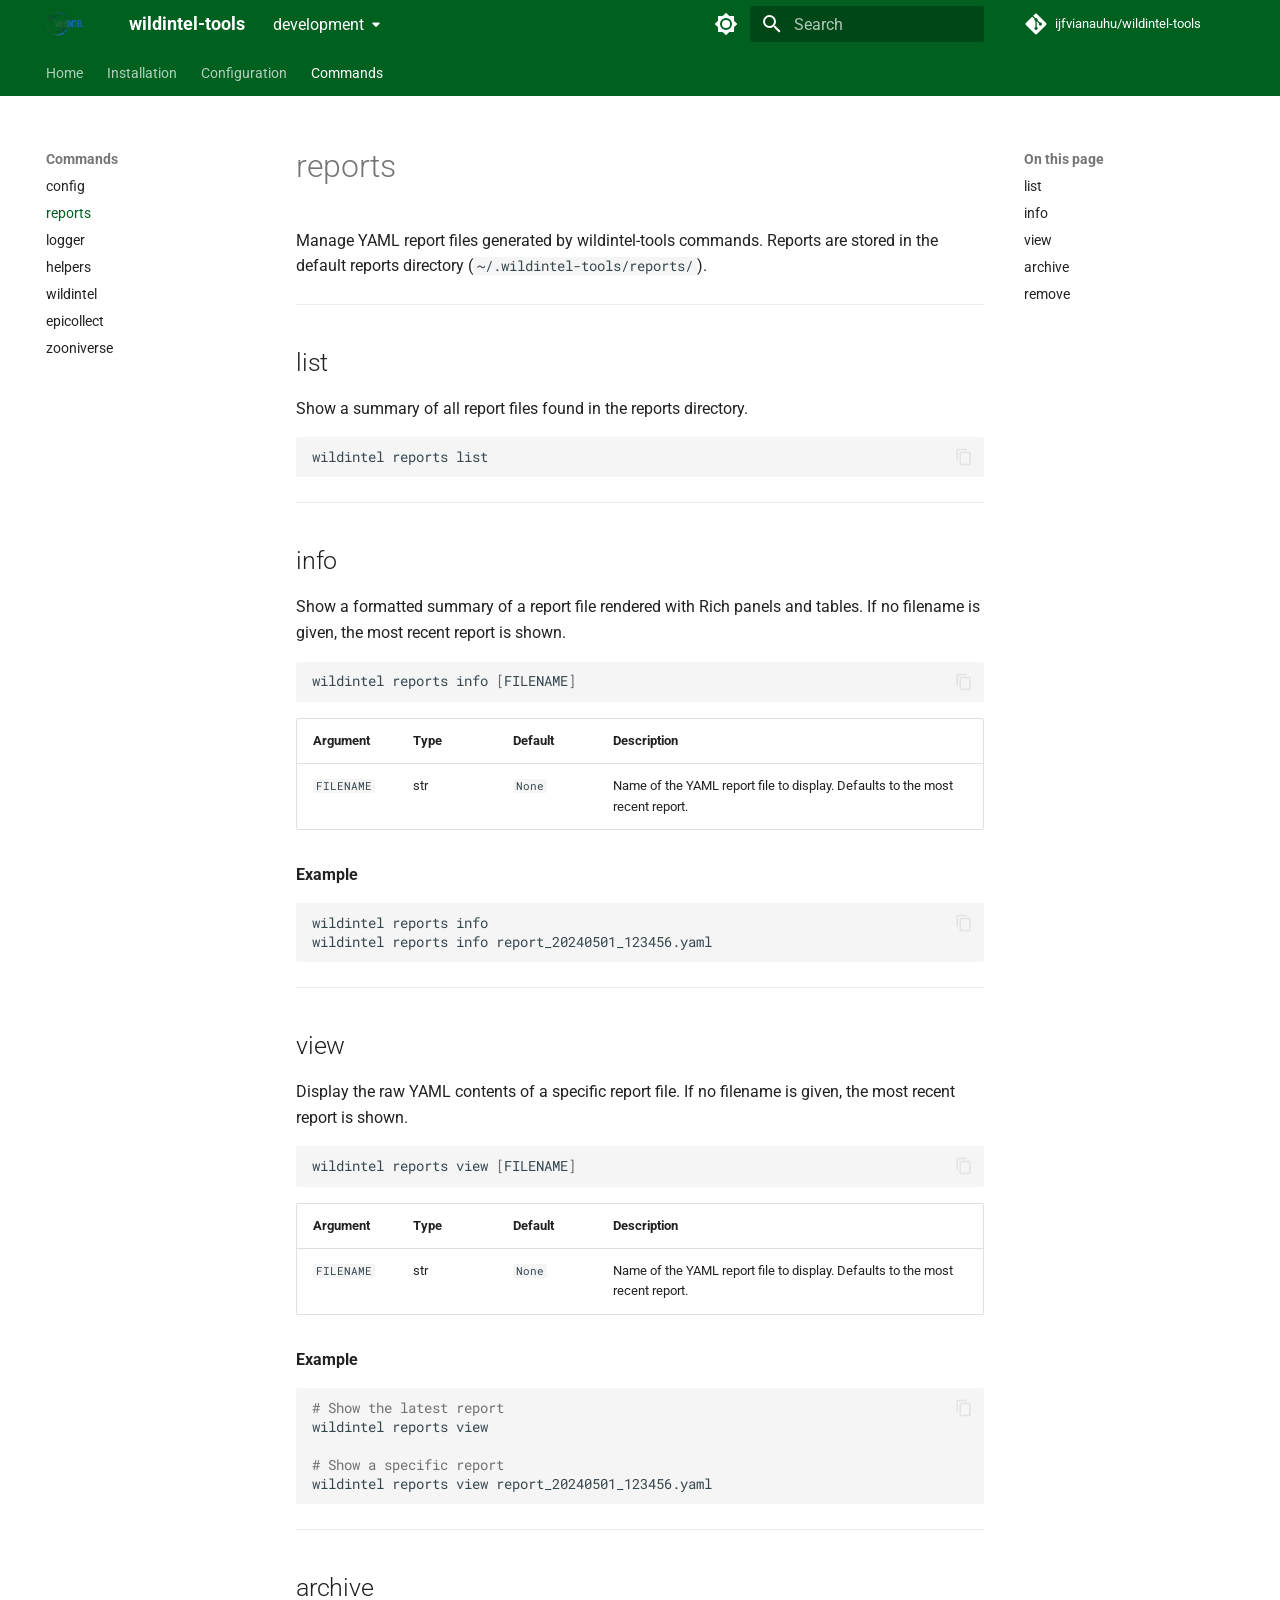
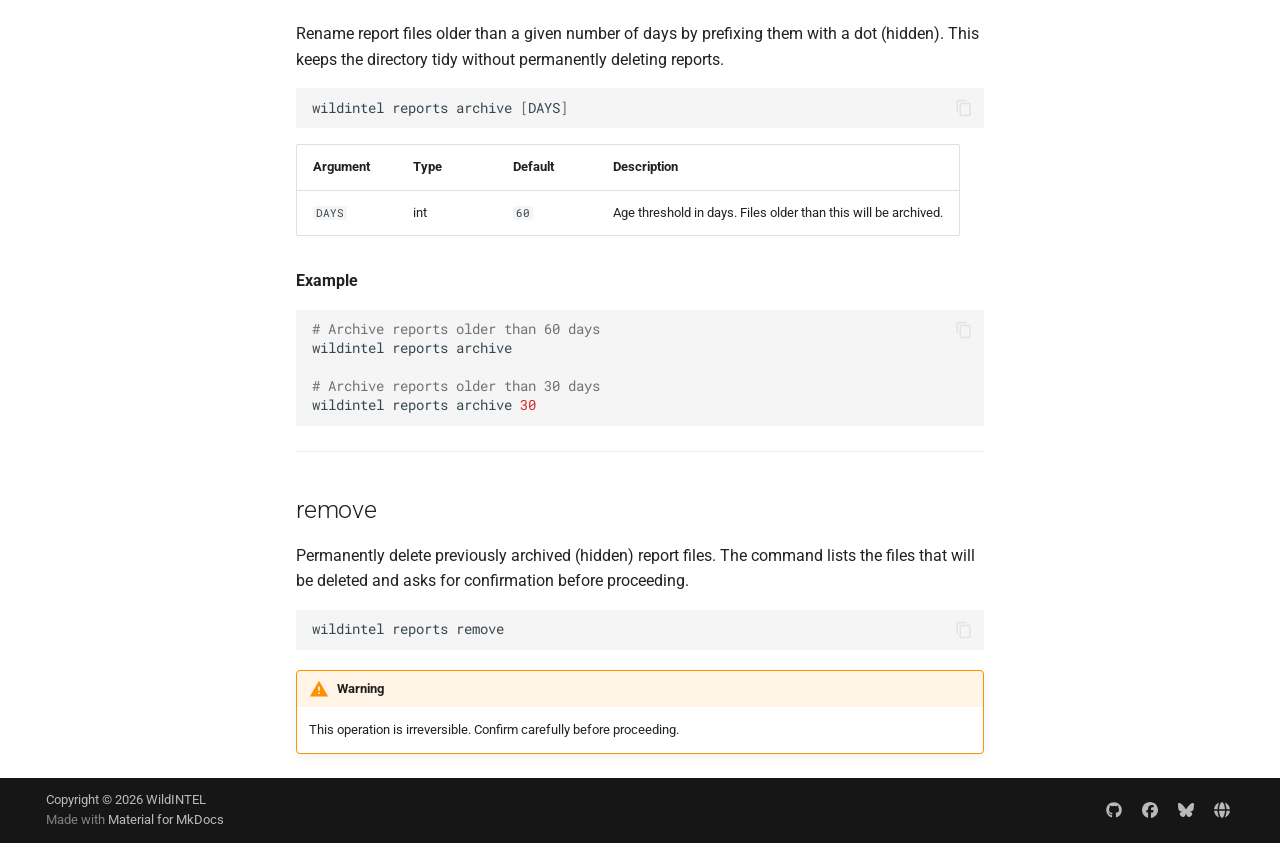
<file: development/commands/reports/index.html>
<!doctype html>
<html lang="en" class="no-js">
  <head>
    
      <meta charset="utf-8">
      <meta name="viewport" content="width=device-width,initial-scale=1">
      
        <meta name="description" content="Utilities for validating and preparing wildlife monitoring data for the WildINTEL project and Trapper platform">
      
      
      
        <link rel="canonical" href="https://ijfvianauhu.github.io/wildintel-tools/development/commands/reports/">
      
      
        <link rel="prev" href="../config/">
      
      
        <link rel="next" href="../logger/">
      
      
        
      
      
      <link rel="icon" href="../../imgs/logo.png">
      <meta name="generator" content="mkdocs-1.6.1, mkdocs-material-9.7.6">
    
    
      
        <title>reports - wildintel-tools</title>
      
    
    
      <link rel="stylesheet" href="../../assets/stylesheets/main.484c7ddc.min.css">
      
        
        <link rel="stylesheet" href="../../assets/stylesheets/palette.ab4e12ef.min.css">
      
      


    
    
      
    
    
      
        
        
        <link rel="preconnect" href="https://fonts.gstatic.com" crossorigin>
        <link rel="stylesheet" href="https://fonts.googleapis.com/css?family=Roboto:300,300i,400,400i,700,700i%7CRoboto+Mono:400,400i,700,700i&display=fallback">
        <style>:root{--md-text-font:"Roboto";--md-code-font:"Roboto Mono"}</style>
      
    
    
      <link rel="stylesheet" href="../../stylesheets/extras.css">
    
    <script>__md_scope=new URL("../..",location),__md_hash=e=>[...e].reduce(((e,_)=>(e<<5)-e+_.charCodeAt(0)),0),__md_get=(e,_=localStorage,t=__md_scope)=>JSON.parse(_.getItem(t.pathname+"."+e)),__md_set=(e,_,t=localStorage,a=__md_scope)=>{try{t.setItem(a.pathname+"."+e,JSON.stringify(_))}catch(e){}}</script>
    
      

    
    
  </head>
  
  
    
    
      
    
    
    
    
    <body dir="ltr" data-md-color-scheme="default" data-md-color-primary="custom" data-md-color-accent="custom">
  
    
    <input class="md-toggle" data-md-toggle="drawer" type="checkbox" id="__drawer" autocomplete="off">
    <input class="md-toggle" data-md-toggle="search" type="checkbox" id="__search" autocomplete="off">
    <label class="md-overlay" for="__drawer"></label>
    <div data-md-component="skip">
      
        
        <a href="#reports" class="md-skip">
          Skip to content
        </a>
      
    </div>
    <div data-md-component="announce">
      
    </div>
    
      <div data-md-color-scheme="default" data-md-component="outdated" hidden>
        
      </div>
    
    
      

<header class="md-header" data-md-component="header">
  <nav class="md-header__inner md-grid" aria-label="Header">
    <a href="../.." title="wildintel-tools" class="md-header__button md-logo" aria-label="wildintel-tools" data-md-component="logo">
      
  <img src="../../imgs/logo.png" alt="logo">

    </a>
    <label class="md-header__button md-icon" for="__drawer">
      
      <svg xmlns="http://www.w3.org/2000/svg" viewBox="0 0 24 24"><path d="M3 6h18v2H3zm0 5h18v2H3zm0 5h18v2H3z"/></svg>
    </label>
    <div class="md-header__title" data-md-component="header-title">
      <div class="md-header__ellipsis">
        <div class="md-header__topic">
          <span class="md-ellipsis">
            wildintel-tools
          </span>
        </div>
        <div class="md-header__topic" data-md-component="header-topic">
          <span class="md-ellipsis">
            
              reports
            
          </span>
        </div>
      </div>
    </div>
    
      
        <form class="md-header__option" data-md-component="palette">
  
    
    
    
    <input class="md-option" data-md-color-media="" data-md-color-scheme="default" data-md-color-primary="custom" data-md-color-accent="custom"  aria-label="Switch to dark mode"  type="radio" name="__palette" id="__palette_0">
    
      <label class="md-header__button md-icon" title="Switch to dark mode" for="__palette_1" hidden>
        <svg xmlns="http://www.w3.org/2000/svg" viewBox="0 0 24 24"><path d="M12 8a4 4 0 0 0-4 4 4 4 0 0 0 4 4 4 4 0 0 0 4-4 4 4 0 0 0-4-4m0 10a6 6 0 0 1-6-6 6 6 0 0 1 6-6 6 6 0 0 1 6 6 6 6 0 0 1-6 6m8-9.31V4h-4.69L12 .69 8.69 4H4v4.69L.69 12 4 15.31V20h4.69L12 23.31 15.31 20H20v-4.69L23.31 12z"/></svg>
      </label>
    
  
    
    
    
    <input class="md-option" data-md-color-media="" data-md-color-scheme="slate" data-md-color-primary="custom" data-md-color-accent="custom"  aria-label="Switch to light mode"  type="radio" name="__palette" id="__palette_1">
    
      <label class="md-header__button md-icon" title="Switch to light mode" for="__palette_0" hidden>
        <svg xmlns="http://www.w3.org/2000/svg" viewBox="0 0 24 24"><path d="M12 18c-.89 0-1.74-.2-2.5-.55C11.56 16.5 13 14.42 13 12s-1.44-4.5-3.5-5.45C10.26 6.2 11.11 6 12 6a6 6 0 0 1 6 6 6 6 0 0 1-6 6m8-9.31V4h-4.69L12 .69 8.69 4H4v4.69L.69 12 4 15.31V20h4.69L12 23.31 15.31 20H20v-4.69L23.31 12z"/></svg>
      </label>
    
  
</form>
      
    
    
      <script>var palette=__md_get("__palette");if(palette&&palette.color){if("(prefers-color-scheme)"===palette.color.media){var media=matchMedia("(prefers-color-scheme: light)"),input=document.querySelector(media.matches?"[data-md-color-media='(prefers-color-scheme: light)']":"[data-md-color-media='(prefers-color-scheme: dark)']");palette.color.media=input.getAttribute("data-md-color-media"),palette.color.scheme=input.getAttribute("data-md-color-scheme"),palette.color.primary=input.getAttribute("data-md-color-primary"),palette.color.accent=input.getAttribute("data-md-color-accent")}for(var[key,value]of Object.entries(palette.color))document.body.setAttribute("data-md-color-"+key,value)}</script>
    
    
    
      
      
        <label class="md-header__button md-icon" for="__search">
          
          <svg xmlns="http://www.w3.org/2000/svg" viewBox="0 0 24 24"><path d="M9.5 3A6.5 6.5 0 0 1 16 9.5c0 1.61-.59 3.09-1.56 4.23l.27.27h.79l5 5-1.5 1.5-5-5v-.79l-.27-.27A6.52 6.52 0 0 1 9.5 16 6.5 6.5 0 0 1 3 9.5 6.5 6.5 0 0 1 9.5 3m0 2C7 5 5 7 5 9.5S7 14 9.5 14 14 12 14 9.5 12 5 9.5 5"/></svg>
        </label>
        <div class="md-search" data-md-component="search" role="dialog">
  <label class="md-search__overlay" for="__search"></label>
  <div class="md-search__inner" role="search">
    <form class="md-search__form" name="search">
      <input type="text" class="md-search__input" name="query" aria-label="Search" placeholder="Search" autocapitalize="off" autocorrect="off" autocomplete="off" spellcheck="false" data-md-component="search-query" required>
      <label class="md-search__icon md-icon" for="__search">
        
        <svg xmlns="http://www.w3.org/2000/svg" viewBox="0 0 24 24"><path d="M9.5 3A6.5 6.5 0 0 1 16 9.5c0 1.61-.59 3.09-1.56 4.23l.27.27h.79l5 5-1.5 1.5-5-5v-.79l-.27-.27A6.52 6.52 0 0 1 9.5 16 6.5 6.5 0 0 1 3 9.5 6.5 6.5 0 0 1 9.5 3m0 2C7 5 5 7 5 9.5S7 14 9.5 14 14 12 14 9.5 12 5 9.5 5"/></svg>
        
        <svg xmlns="http://www.w3.org/2000/svg" viewBox="0 0 24 24"><path d="M20 11v2H8l5.5 5.5-1.42 1.42L4.16 12l7.92-7.92L13.5 5.5 8 11z"/></svg>
      </label>
      <nav class="md-search__options" aria-label="Search">
        
        <button type="reset" class="md-search__icon md-icon" title="Clear" aria-label="Clear" tabindex="-1">
          
          <svg xmlns="http://www.w3.org/2000/svg" viewBox="0 0 24 24"><path d="M19 6.41 17.59 5 12 10.59 6.41 5 5 6.41 10.59 12 5 17.59 6.41 19 12 13.41 17.59 19 19 17.59 13.41 12z"/></svg>
        </button>
      </nav>
      
    </form>
    <div class="md-search__output">
      <div class="md-search__scrollwrap" tabindex="0" data-md-scrollfix>
        <div class="md-search-result" data-md-component="search-result">
          <div class="md-search-result__meta">
            Initializing search
          </div>
          <ol class="md-search-result__list" role="presentation"></ol>
        </div>
      </div>
    </div>
  </div>
</div>
      
    
    
      <div class="md-header__source">
        <a href="https://github.com/ijfvianauhu/wildintel-tools" title="Go to repository" class="md-source" data-md-component="source">
  <div class="md-source__icon md-icon">
    
    <svg xmlns="http://www.w3.org/2000/svg" viewBox="0 0 448 512"><!--! Font Awesome Free 7.1.0 by @fontawesome - https://fontawesome.com License - https://fontawesome.com/license/free (Icons: CC BY 4.0, Fonts: SIL OFL 1.1, Code: MIT License) Copyright 2025 Fonticons, Inc.--><path d="M439.6 236.1 244 40.5c-5.4-5.5-12.8-8.5-20.4-8.5s-15 3-20.4 8.4L162.5 81l51.5 51.5c27.1-9.1 52.7 16.8 43.4 43.7l49.7 49.7c34.2-11.8 61.2 31 35.5 56.7-26.5 26.5-70.2-2.9-56-37.3L240.3 199v121.9c25.3 12.5 22.3 41.8 9.1 55-6.4 6.4-15.2 10.1-24.3 10.1s-17.8-3.6-24.3-10.1c-17.6-17.6-11.1-46.9 11.2-56v-123c-20.8-8.5-24.6-30.7-18.6-45L142.6 101 8.5 235.1C3 240.6 0 247.9 0 255.5s3 15 8.5 20.4l195.6 195.7c5.4 5.4 12.7 8.4 20.4 8.4s15-3 20.4-8.4l194.7-194.7c5.4-5.4 8.4-12.8 8.4-20.4s-3-15-8.4-20.4"/></svg>
  </div>
  <div class="md-source__repository">
    ijfvianauhu/wildintel-tools
  </div>
</a>
      </div>
    
  </nav>
  
</header>
    
    <div class="md-container" data-md-component="container">
      
      
        
          
            
<nav class="md-tabs" aria-label="Tabs" data-md-component="tabs">
  <div class="md-grid">
    <ul class="md-tabs__list">
      
        
  
  
  
  
    <li class="md-tabs__item">
      <a href="../.." class="md-tabs__link">
        
  
  
    
  
  Home

      </a>
    </li>
  

      
        
  
  
  
  
    <li class="md-tabs__item">
      <a href="../../installation/" class="md-tabs__link">
        
  
  
    
  
  Installation

      </a>
    </li>
  

      
        
  
  
  
  
    <li class="md-tabs__item">
      <a href="../../configuration/" class="md-tabs__link">
        
  
  
    
  
  Configuration

      </a>
    </li>
  

      
        
  
  
  
    
  
  
    
    
      <li class="md-tabs__item md-tabs__item--active">
        <a href="../config/" class="md-tabs__link">
          
  
  
  Commands

        </a>
      </li>
    
  

      
    </ul>
  </div>
</nav>
          
        
      
      <main class="md-main" data-md-component="main">
        <div class="md-main__inner md-grid">
          
            
              
              <div class="md-sidebar md-sidebar--primary" data-md-component="sidebar" data-md-type="navigation" >
                <div class="md-sidebar__scrollwrap">
                  <div class="md-sidebar__inner">
                    


  


<nav class="md-nav md-nav--primary md-nav--lifted" aria-label="Navigation" data-md-level="0">
  <label class="md-nav__title" for="__drawer">
    <a href="../.." title="wildintel-tools" class="md-nav__button md-logo" aria-label="wildintel-tools" data-md-component="logo">
      
  <img src="../../imgs/logo.png" alt="logo">

    </a>
    wildintel-tools
  </label>
  
    <div class="md-nav__source">
      <a href="https://github.com/ijfvianauhu/wildintel-tools" title="Go to repository" class="md-source" data-md-component="source">
  <div class="md-source__icon md-icon">
    
    <svg xmlns="http://www.w3.org/2000/svg" viewBox="0 0 448 512"><!--! Font Awesome Free 7.1.0 by @fontawesome - https://fontawesome.com License - https://fontawesome.com/license/free (Icons: CC BY 4.0, Fonts: SIL OFL 1.1, Code: MIT License) Copyright 2025 Fonticons, Inc.--><path d="M439.6 236.1 244 40.5c-5.4-5.5-12.8-8.5-20.4-8.5s-15 3-20.4 8.4L162.5 81l51.5 51.5c27.1-9.1 52.7 16.8 43.4 43.7l49.7 49.7c34.2-11.8 61.2 31 35.5 56.7-26.5 26.5-70.2-2.9-56-37.3L240.3 199v121.9c25.3 12.5 22.3 41.8 9.1 55-6.4 6.4-15.2 10.1-24.3 10.1s-17.8-3.6-24.3-10.1c-17.6-17.6-11.1-46.9 11.2-56v-123c-20.8-8.5-24.6-30.7-18.6-45L142.6 101 8.5 235.1C3 240.6 0 247.9 0 255.5s3 15 8.5 20.4l195.6 195.7c5.4 5.4 12.7 8.4 20.4 8.4s15-3 20.4-8.4l194.7-194.7c5.4-5.4 8.4-12.8 8.4-20.4s-3-15-8.4-20.4"/></svg>
  </div>
  <div class="md-source__repository">
    ijfvianauhu/wildintel-tools
  </div>
</a>
    </div>
  
  <ul class="md-nav__list" data-md-scrollfix>
    
      
      
  
  
  
  
    <li class="md-nav__item">
      <a href="../.." class="md-nav__link">
        
  
  
  <span class="md-ellipsis">
    
  
    Home
  

    
  </span>
  
  

      </a>
    </li>
  

    
      
      
  
  
  
  
    <li class="md-nav__item">
      <a href="../../installation/" class="md-nav__link">
        
  
  
  <span class="md-ellipsis">
    
  
    Installation
  

    
  </span>
  
  

      </a>
    </li>
  

    
      
      
  
  
  
  
    <li class="md-nav__item">
      <a href="../../configuration/" class="md-nav__link">
        
  
  
  <span class="md-ellipsis">
    
  
    Configuration
  

    
  </span>
  
  

      </a>
    </li>
  

    
      
      
  
  
    
  
  
  
    
    
    
    
      
        
        
      
      
        
      
    
    
    <li class="md-nav__item md-nav__item--active md-nav__item--section md-nav__item--nested">
      
        
        
        <input class="md-nav__toggle md-toggle " type="checkbox" id="__nav_4" checked>
        
          
          <label class="md-nav__link" for="__nav_4" id="__nav_4_label" tabindex="">
            
  
  
  <span class="md-ellipsis">
    
  
    Commands
  

    
  </span>
  
  

            <span class="md-nav__icon md-icon"></span>
          </label>
        
        <nav class="md-nav" data-md-level="1" aria-labelledby="__nav_4_label" aria-expanded="true">
          <label class="md-nav__title" for="__nav_4">
            <span class="md-nav__icon md-icon"></span>
            
  
    Commands
  

          </label>
          <ul class="md-nav__list" data-md-scrollfix>
            
              
                
  
  
  
  
    <li class="md-nav__item">
      <a href="../config/" class="md-nav__link">
        
  
  
  <span class="md-ellipsis">
    
  
    config
  

    
  </span>
  
  

      </a>
    </li>
  

              
            
              
                
  
  
    
  
  
  
    <li class="md-nav__item md-nav__item--active">
      
      <input class="md-nav__toggle md-toggle" type="checkbox" id="__toc">
      
      
        
      
      
        <label class="md-nav__link md-nav__link--active" for="__toc">
          
  
  
  <span class="md-ellipsis">
    
  
    reports
  

    
  </span>
  
  

          <span class="md-nav__icon md-icon"></span>
        </label>
      
      <a href="./" class="md-nav__link md-nav__link--active">
        
  
  
  <span class="md-ellipsis">
    
  
    reports
  

    
  </span>
  
  

      </a>
      
        

  

<nav class="md-nav md-nav--secondary" aria-label="On this page">
  
  
  
    
  
  
    <label class="md-nav__title" for="__toc">
      <span class="md-nav__icon md-icon"></span>
      On this page
    </label>
    <ul class="md-nav__list" data-md-component="toc" data-md-scrollfix>
      
        <li class="md-nav__item">
  <a href="#list" class="md-nav__link">
    <span class="md-ellipsis">
      
        list
      
    </span>
  </a>
  
</li>
      
        <li class="md-nav__item">
  <a href="#info" class="md-nav__link">
    <span class="md-ellipsis">
      
        info
      
    </span>
  </a>
  
</li>
      
        <li class="md-nav__item">
  <a href="#view" class="md-nav__link">
    <span class="md-ellipsis">
      
        view
      
    </span>
  </a>
  
</li>
      
        <li class="md-nav__item">
  <a href="#archive" class="md-nav__link">
    <span class="md-ellipsis">
      
        archive
      
    </span>
  </a>
  
</li>
      
        <li class="md-nav__item">
  <a href="#remove" class="md-nav__link">
    <span class="md-ellipsis">
      
        remove
      
    </span>
  </a>
  
</li>
      
    </ul>
  
</nav>
      
    </li>
  

              
            
              
                
  
  
  
  
    <li class="md-nav__item">
      <a href="../logger/" class="md-nav__link">
        
  
  
  <span class="md-ellipsis">
    
  
    logger
  

    
  </span>
  
  

      </a>
    </li>
  

              
            
              
                
  
  
  
  
    <li class="md-nav__item">
      <a href="../helpers/" class="md-nav__link">
        
  
  
  <span class="md-ellipsis">
    
  
    helpers
  

    
  </span>
  
  

      </a>
    </li>
  

              
            
              
                
  
  
  
  
    <li class="md-nav__item">
      <a href="../wildintel/" class="md-nav__link">
        
  
  
  <span class="md-ellipsis">
    
  
    wildintel
  

    
  </span>
  
  

      </a>
    </li>
  

              
            
              
                
  
  
  
  
    <li class="md-nav__item">
      <a href="../epicollect/" class="md-nav__link">
        
  
  
  <span class="md-ellipsis">
    
  
    epicollect
  

    
  </span>
  
  

      </a>
    </li>
  

              
            
              
                
  
  
  
  
    <li class="md-nav__item">
      <a href="../zooniverse/" class="md-nav__link">
        
  
  
  <span class="md-ellipsis">
    
  
    zooniverse
  

    
  </span>
  
  

      </a>
    </li>
  

              
            
          </ul>
        </nav>
      
    </li>
  

    
  </ul>
</nav>
                  </div>
                </div>
              </div>
            
            
              
              <div class="md-sidebar md-sidebar--secondary" data-md-component="sidebar" data-md-type="toc" >
                <div class="md-sidebar__scrollwrap">
                  <div class="md-sidebar__inner">
                    

  

<nav class="md-nav md-nav--secondary" aria-label="On this page">
  
  
  
    
  
  
    <label class="md-nav__title" for="__toc">
      <span class="md-nav__icon md-icon"></span>
      On this page
    </label>
    <ul class="md-nav__list" data-md-component="toc" data-md-scrollfix>
      
        <li class="md-nav__item">
  <a href="#list" class="md-nav__link">
    <span class="md-ellipsis">
      
        list
      
    </span>
  </a>
  
</li>
      
        <li class="md-nav__item">
  <a href="#info" class="md-nav__link">
    <span class="md-ellipsis">
      
        info
      
    </span>
  </a>
  
</li>
      
        <li class="md-nav__item">
  <a href="#view" class="md-nav__link">
    <span class="md-ellipsis">
      
        view
      
    </span>
  </a>
  
</li>
      
        <li class="md-nav__item">
  <a href="#archive" class="md-nav__link">
    <span class="md-ellipsis">
      
        archive
      
    </span>
  </a>
  
</li>
      
        <li class="md-nav__item">
  <a href="#remove" class="md-nav__link">
    <span class="md-ellipsis">
      
        remove
      
    </span>
  </a>
  
</li>
      
    </ul>
  
</nav>
                  </div>
                </div>
              </div>
            
          
          
            <div class="md-content" data-md-component="content">
              
              <article class="md-content__inner md-typeset">
                
                  


  
  


<h1 id="reports">reports</h1>
<p>Manage YAML report files generated by wildintel-tools commands. Reports are stored in the default reports directory (<code>~/.wildintel-tools/reports/</code>).</p>
<hr />
<h2 id="list">list</h2>
<p>Show a summary of all report files found in the reports directory.</p>
<div class="highlight"><pre><span></span><code><a id="__codelineno-0-1" name="__codelineno-0-1" href="#__codelineno-0-1"></a>wildintel<span class="w"> </span>reports<span class="w"> </span>list
</code></pre></div>
<hr />
<h2 id="info">info</h2>
<p>Show a formatted summary of a report file rendered with Rich panels and tables. If no filename is given, the most recent report is shown.</p>
<div class="highlight"><pre><span></span><code><a id="__codelineno-1-1" name="__codelineno-1-1" href="#__codelineno-1-1"></a>wildintel<span class="w"> </span>reports<span class="w"> </span>info<span class="w"> </span><span class="o">[</span>FILENAME<span class="o">]</span>
</code></pre></div>
<table>
<thead>
<tr>
<th>Argument</th>
<th>Type</th>
<th>Default</th>
<th>Description</th>
</tr>
</thead>
<tbody>
<tr>
<td><code>FILENAME</code></td>
<td>str</td>
<td><code>None</code></td>
<td>Name of the YAML report file to display. Defaults to the most recent report.</td>
</tr>
</tbody>
</table>
<p><strong>Example</strong></p>
<div class="highlight"><pre><span></span><code><a id="__codelineno-2-1" name="__codelineno-2-1" href="#__codelineno-2-1"></a>wildintel<span class="w"> </span>reports<span class="w"> </span>info
<a id="__codelineno-2-2" name="__codelineno-2-2" href="#__codelineno-2-2"></a>wildintel<span class="w"> </span>reports<span class="w"> </span>info<span class="w"> </span>report_20240501_123456.yaml
</code></pre></div>
<hr />
<h2 id="view">view</h2>
<p>Display the raw YAML contents of a specific report file. If no filename is given, the most recent report is shown.</p>
<div class="highlight"><pre><span></span><code><a id="__codelineno-3-1" name="__codelineno-3-1" href="#__codelineno-3-1"></a>wildintel<span class="w"> </span>reports<span class="w"> </span>view<span class="w"> </span><span class="o">[</span>FILENAME<span class="o">]</span>
</code></pre></div>
<table>
<thead>
<tr>
<th>Argument</th>
<th>Type</th>
<th>Default</th>
<th>Description</th>
</tr>
</thead>
<tbody>
<tr>
<td><code>FILENAME</code></td>
<td>str</td>
<td><code>None</code></td>
<td>Name of the YAML report file to display. Defaults to the most recent report.</td>
</tr>
</tbody>
</table>
<p><strong>Example</strong></p>
<div class="highlight"><pre><span></span><code><a id="__codelineno-4-1" name="__codelineno-4-1" href="#__codelineno-4-1"></a><span class="c1"># Show the latest report</span>
<a id="__codelineno-4-2" name="__codelineno-4-2" href="#__codelineno-4-2"></a>wildintel<span class="w"> </span>reports<span class="w"> </span>view
<a id="__codelineno-4-3" name="__codelineno-4-3" href="#__codelineno-4-3"></a>
<a id="__codelineno-4-4" name="__codelineno-4-4" href="#__codelineno-4-4"></a><span class="c1"># Show a specific report</span>
<a id="__codelineno-4-5" name="__codelineno-4-5" href="#__codelineno-4-5"></a>wildintel<span class="w"> </span>reports<span class="w"> </span>view<span class="w"> </span>report_20240501_123456.yaml
</code></pre></div>
<hr />
<h2 id="archive">archive</h2>
<p>Rename report files older than a given number of days by prefixing them with a dot (hidden). This keeps the directory tidy without permanently deleting reports.</p>
<div class="highlight"><pre><span></span><code><a id="__codelineno-5-1" name="__codelineno-5-1" href="#__codelineno-5-1"></a>wildintel<span class="w"> </span>reports<span class="w"> </span>archive<span class="w"> </span><span class="o">[</span>DAYS<span class="o">]</span>
</code></pre></div>
<table>
<thead>
<tr>
<th>Argument</th>
<th>Type</th>
<th>Default</th>
<th>Description</th>
</tr>
</thead>
<tbody>
<tr>
<td><code>DAYS</code></td>
<td>int</td>
<td><code>60</code></td>
<td>Age threshold in days. Files older than this will be archived.</td>
</tr>
</tbody>
</table>
<p><strong>Example</strong></p>
<div class="highlight"><pre><span></span><code><a id="__codelineno-6-1" name="__codelineno-6-1" href="#__codelineno-6-1"></a><span class="c1"># Archive reports older than 60 days</span>
<a id="__codelineno-6-2" name="__codelineno-6-2" href="#__codelineno-6-2"></a>wildintel<span class="w"> </span>reports<span class="w"> </span>archive
<a id="__codelineno-6-3" name="__codelineno-6-3" href="#__codelineno-6-3"></a>
<a id="__codelineno-6-4" name="__codelineno-6-4" href="#__codelineno-6-4"></a><span class="c1"># Archive reports older than 30 days</span>
<a id="__codelineno-6-5" name="__codelineno-6-5" href="#__codelineno-6-5"></a>wildintel<span class="w"> </span>reports<span class="w"> </span>archive<span class="w"> </span><span class="m">30</span>
</code></pre></div>
<hr />
<h2 id="remove">remove</h2>
<p>Permanently delete previously archived (hidden) report files. The command lists the files that will be deleted and asks for confirmation before proceeding.</p>
<div class="highlight"><pre><span></span><code><a id="__codelineno-7-1" name="__codelineno-7-1" href="#__codelineno-7-1"></a>wildintel<span class="w"> </span>reports<span class="w"> </span>remove
</code></pre></div>
<div class="admonition warning">
<p class="admonition-title">Warning</p>
<p>This operation is irreversible. Confirm carefully before proceeding.</p>
</div>












                
              </article>
            </div>
          
          
<script>var target=document.getElementById(location.hash.slice(1));target&&target.name&&(target.checked=target.name.startsWith("__tabbed_"))</script>
        </div>
        
          <button type="button" class="md-top md-icon" data-md-component="top" hidden>
  
  <svg xmlns="http://www.w3.org/2000/svg" viewBox="0 0 24 24"><path d="M13 20h-2V8l-5.5 5.5-1.42-1.42L12 4.16l7.92 7.92-1.42 1.42L13 8z"/></svg>
  Back to top
</button>
        
      </main>
      
        <footer class="md-footer">
  
  <div class="md-footer-meta md-typeset">
    <div class="md-footer-meta__inner md-grid">
      <div class="md-copyright">
  
    <div class="md-copyright__highlight">
      Copyright &copy; 2026 <a href="https://wildintel.eu/">WildINTEL</a>
    </div>
  
  
    Made with
    <a href="https://squidfunk.github.io/mkdocs-material/" target="_blank" rel="noopener">
      Material for MkDocs
    </a>
  
</div>
      
        
<div class="md-social">
  
    
    
    
    
    <a href="https://github.com/wildintelproject" target="_blank" rel="noopener" title="WildINTEL on GitHub" class="md-social__link">
      <svg xmlns="http://www.w3.org/2000/svg" viewBox="0 0 512 512"><!--! Font Awesome Free 7.1.0 by @fontawesome - https://fontawesome.com License - https://fontawesome.com/license/free (Icons: CC BY 4.0, Fonts: SIL OFL 1.1, Code: MIT License) Copyright 2025 Fonticons, Inc.--><path d="M173.9 397.4c0 2-2.3 3.6-5.2 3.6-3.3.3-5.6-1.3-5.6-3.6 0-2 2.3-3.6 5.2-3.6 3-.3 5.6 1.3 5.6 3.6m-31.1-4.5c-.7 2 1.3 4.3 4.3 4.9 2.6 1 5.6 0 6.2-2s-1.3-4.3-4.3-5.2c-2.6-.7-5.5.3-6.2 2.3m44.2-1.7c-2.9.7-4.9 2.6-4.6 4.9.3 2 2.9 3.3 5.9 2.6 2.9-.7 4.9-2.6 4.6-4.6-.3-1.9-3-3.2-5.9-2.9M252.8 8C114.1 8 8 113.3 8 252c0 110.9 69.8 205.8 169.5 239.2 12.8 2.3 17.3-5.6 17.3-12.1 0-6.2-.3-40.4-.3-61.4 0 0-70 15-84.7-29.8 0 0-11.4-29.1-27.8-36.6 0 0-22.9-15.7 1.6-15.4 0 0 24.9 2 38.6 25.8 21.9 38.6 58.6 27.5 72.9 20.9 2.3-16 8.8-27.1 16-33.7-55.9-6.2-112.3-14.3-112.3-110.5 0-27.5 7.6-41.3 23.6-58.9-2.6-6.5-11.1-33.3 2.6-67.9 20.9-6.5 69 27 69 27 20-5.6 41.5-8.5 62.8-8.5s42.8 2.9 62.8 8.5c0 0 48.1-33.6 69-27 13.7 34.7 5.2 61.4 2.6 67.9 16 17.7 25.8 31.5 25.8 58.9 0 96.5-58.9 104.2-114.8 110.5 9.2 7.9 17 22.9 17 46.4 0 33.7-.3 75.4-.3 83.6 0 6.5 4.6 14.4 17.3 12.1C436.2 457.8 504 362.9 504 252 504 113.3 391.5 8 252.8 8M105.2 352.9c-1.3 1-1 3.3.7 5.2 1.6 1.6 3.9 2.3 5.2 1 1.3-1 1-3.3-.7-5.2-1.6-1.6-3.9-2.3-5.2-1m-10.8-8.1c-.7 1.3.3 2.9 2.3 3.9 1.6 1 3.6.7 4.3-.7.7-1.3-.3-2.9-2.3-3.9-2-.6-3.6-.3-4.3.7m32.4 35.6c-1.6 1.3-1 4.3 1.3 6.2 2.3 2.3 5.2 2.6 6.5 1 1.3-1.3.7-4.3-1.3-6.2-2.2-2.3-5.2-2.6-6.5-1m-11.4-14.7c-1.6 1-1.6 3.6 0 5.9s4.3 3.3 5.6 2.3c1.6-1.3 1.6-3.9 0-6.2-1.4-2.3-4-3.3-5.6-2"/></svg>
    </a>
  
    
    
    
    
    <a href="https://www.facebook.com/people/WildIntel/61556603674655/" target="_blank" rel="noopener" title="WildINTEL on Facebook" class="md-social__link">
      <svg xmlns="http://www.w3.org/2000/svg" viewBox="0 0 512 512"><!--! Font Awesome Free 7.1.0 by @fontawesome - https://fontawesome.com License - https://fontawesome.com/license/free (Icons: CC BY 4.0, Fonts: SIL OFL 1.1, Code: MIT License) Copyright 2025 Fonticons, Inc.--><path d="M512 256C512 114.6 397.4 0 256 0S0 114.6 0 256c0 120 82.7 220.8 194.2 248.5V334.2h-52.8V256h52.8v-33.7c0-87.1 39.4-127.5 125-127.5 16.2 0 44.2 3.2 55.7 6.4V172c-6-.6-16.5-1-29.6-1-42 0-58.2 15.9-58.2 57.2V256h83.6l-14.4 78.2H287v175.9C413.8 494.8 512 386.9 512 256"/></svg>
    </a>
  
    
    
    
    
    <a href="https://bsky.app/profile/wildintel.bsky.social" target="_blank" rel="noopener" title="WildINTEL on Bluesky" class="md-social__link">
      <svg xmlns="http://www.w3.org/2000/svg" viewBox="0 0 24 24"><path d="M5.202 2.857C7.954 4.922 10.913 9.11 12 11.358c1.087-2.247 4.046-6.436 6.798-8.501C20.783 1.366 24 .213 24 3.883c0 .732-.42 6.156-.667 7.037-.856 3.061-3.978 3.842-6.755 3.37 4.854.826 6.089 3.562 3.422 6.299-5.065 5.196-7.28-1.304-7.847-2.97-.104-.305-.152-.448-.153-.327 0-.121-.05.022-.153.327-.568 1.666-2.782 8.166-7.847 2.97-2.667-2.737-1.432-5.473 3.422-6.3-2.777.473-5.899-.308-6.755-3.369C.42 10.04 0 4.615 0 3.883c0-3.67 3.217-2.517 5.202-1.026"/></svg>
    </a>
  
    
    
    
    
    <a href="https://wildintel.eu/" target="_blank" rel="noopener" title="WildINTEL website" class="md-social__link">
      <svg xmlns="http://www.w3.org/2000/svg" viewBox="0 0 512 512"><!--! Font Awesome Free 7.1.0 by @fontawesome - https://fontawesome.com License - https://fontawesome.com/license/free (Icons: CC BY 4.0, Fonts: SIL OFL 1.1, Code: MIT License) Copyright 2025 Fonticons, Inc.--><path d="M351.9 280H161c2.9 64.5 17.2 123.9 37.5 167.4 11.4 24.5 23.7 41.8 35.1 52.4 11.2 10.5 18.9 12.2 22.9 12.2s11.7-1.7 22.9-12.2c11.4-10.6 23.7-28 35.1-52.4 20.3-43.5 34.6-102.9 37.5-167.4zm-191-48h190.9c-2.8-64.5-17.1-123.9-37.4-167.4-11.4-24.4-23.7-41.8-35.1-52.4C268.1 1.7 260.4 0 256.4 0s-11.7 1.7-22.9 12.2c-11.4 10.6-23.7 28-35.1 52.4-20.3 43.5-34.6 102.9-37.5 167.4m-48 0c3.5-85.6 25.6-165.1 57.9-217.3C78.7 47.3 10.9 131.2 1.5 232zM1.5 280c9.4 100.8 77.2 184.7 169.3 217.3-32.3-52.2-54.4-131.7-57.9-217.3zm398.4 0c-3.5 85.6-25.6 165.1-57.9 217.3 92.1-32.7 159.9-116.5 169.3-217.3zm111.4-48C501.9 131.2 434.1 47.3 342 14.7c32.3 52.2 54.4 131.7 57.9 217.3z"/></svg>
    </a>
  
</div>
      
    </div>
  </div>
</footer>
      
    </div>
    <div class="md-dialog" data-md-component="dialog">
      <div class="md-dialog__inner md-typeset"></div>
    </div>
    
    
    
      
      
      <script id="__config" type="application/json">{"annotate": null, "base": "../..", "features": ["navigation.tabs", "navigation.sections", "navigation.top", "search.highlight", "content.code.copy", "content.code.annotate"], "search": "../../assets/javascripts/workers/search.2c215733.min.js", "tags": null, "translations": {"clipboard.copied": "Copied to clipboard", "clipboard.copy": "Copy to clipboard", "search.result.more.one": "1 more on this page", "search.result.more.other": "# more on this page", "search.result.none": "No matching documents", "search.result.one": "1 matching document", "search.result.other": "# matching documents", "search.result.placeholder": "Type to start searching", "search.result.term.missing": "Missing", "select.version": "Select version"}, "version": {"default": "latest", "provider": "mike"}}</script>
    
    
      <script src="../../assets/javascripts/bundle.79ae519e.min.js"></script>
      
    
  </body>
</html>
</file>
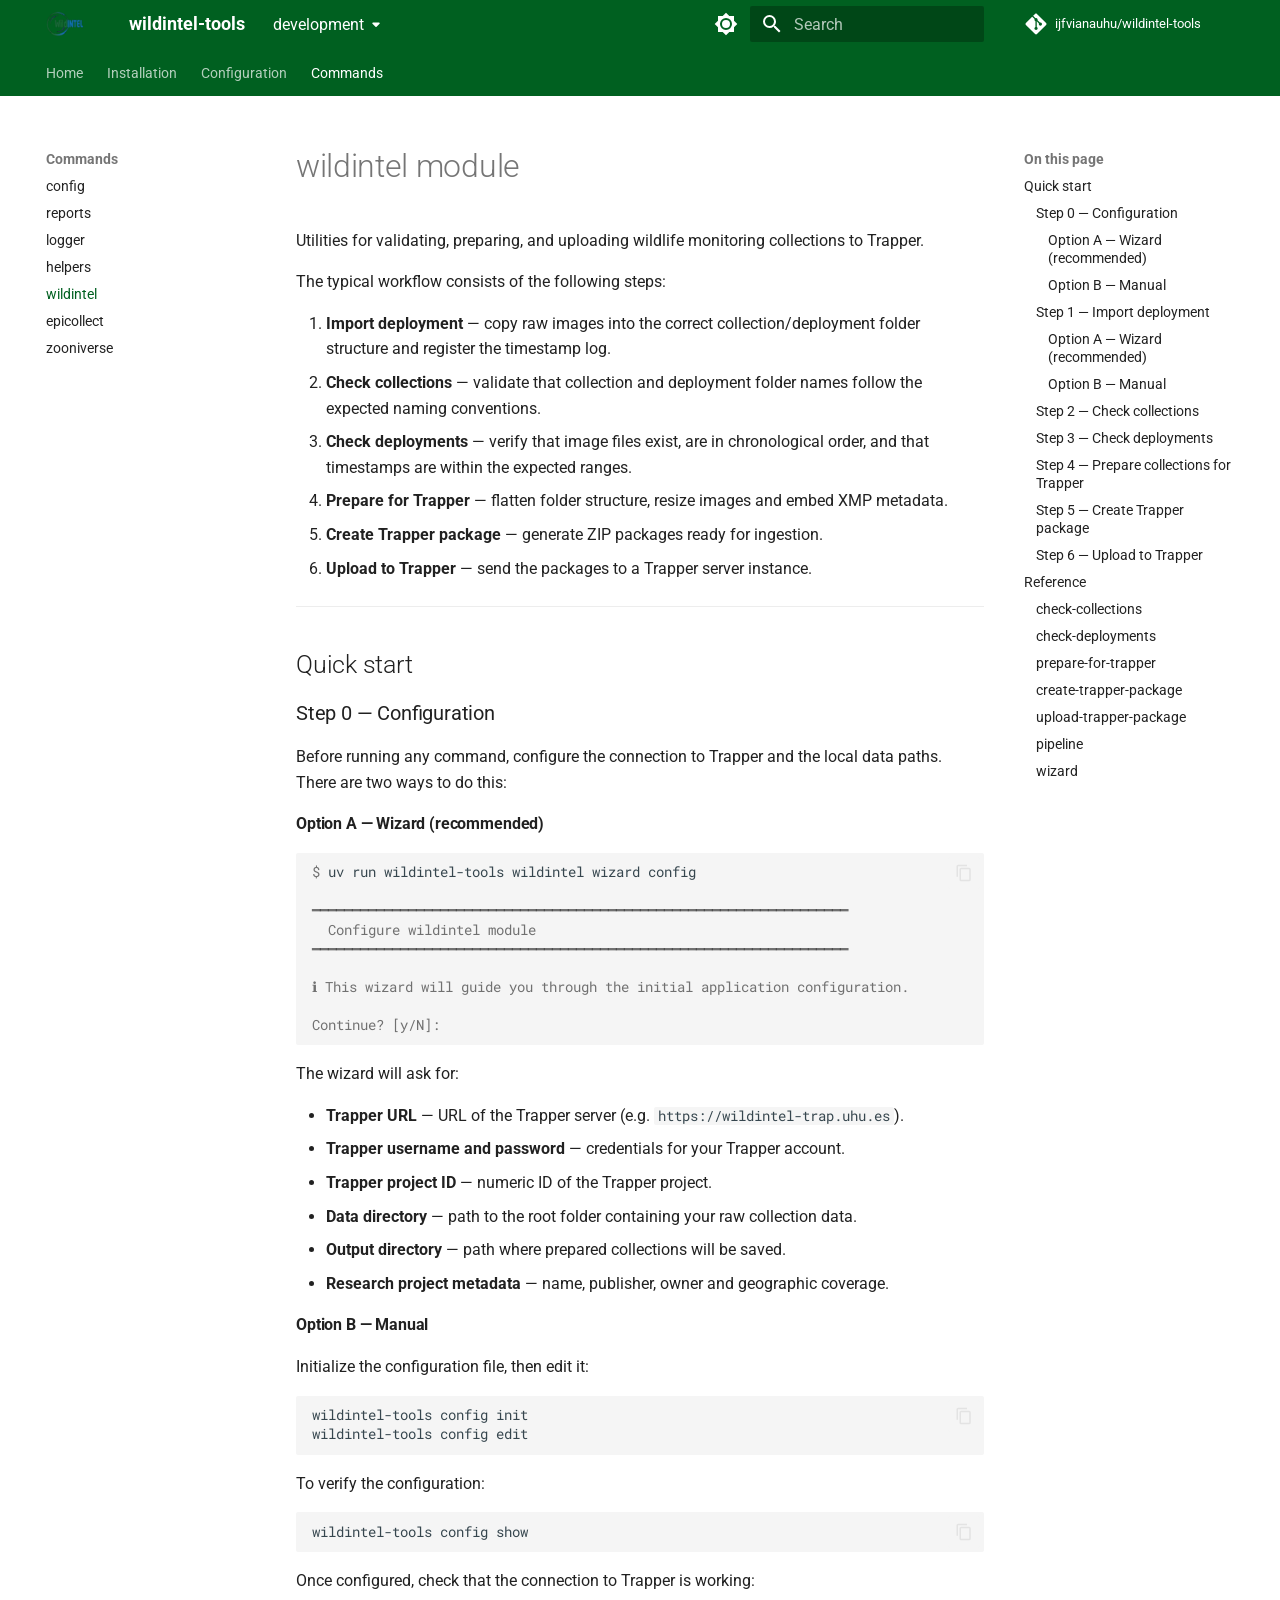
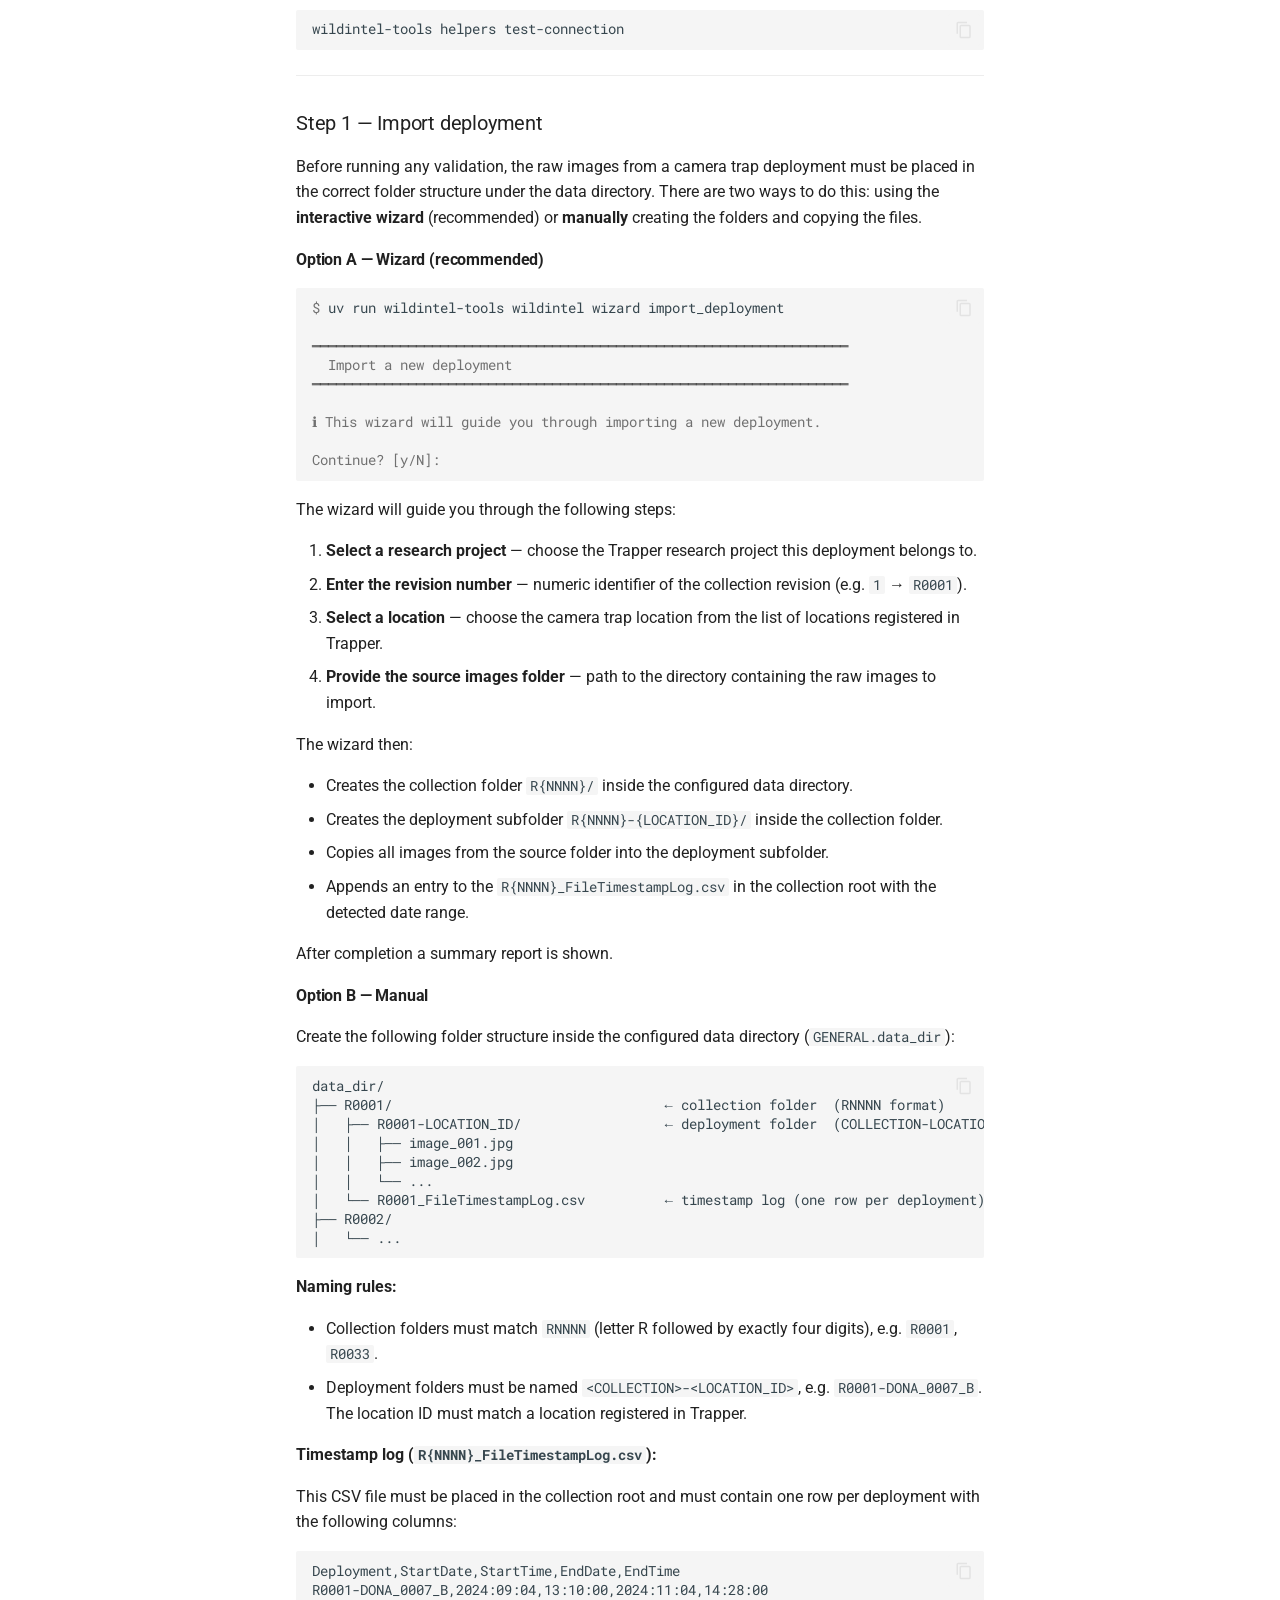
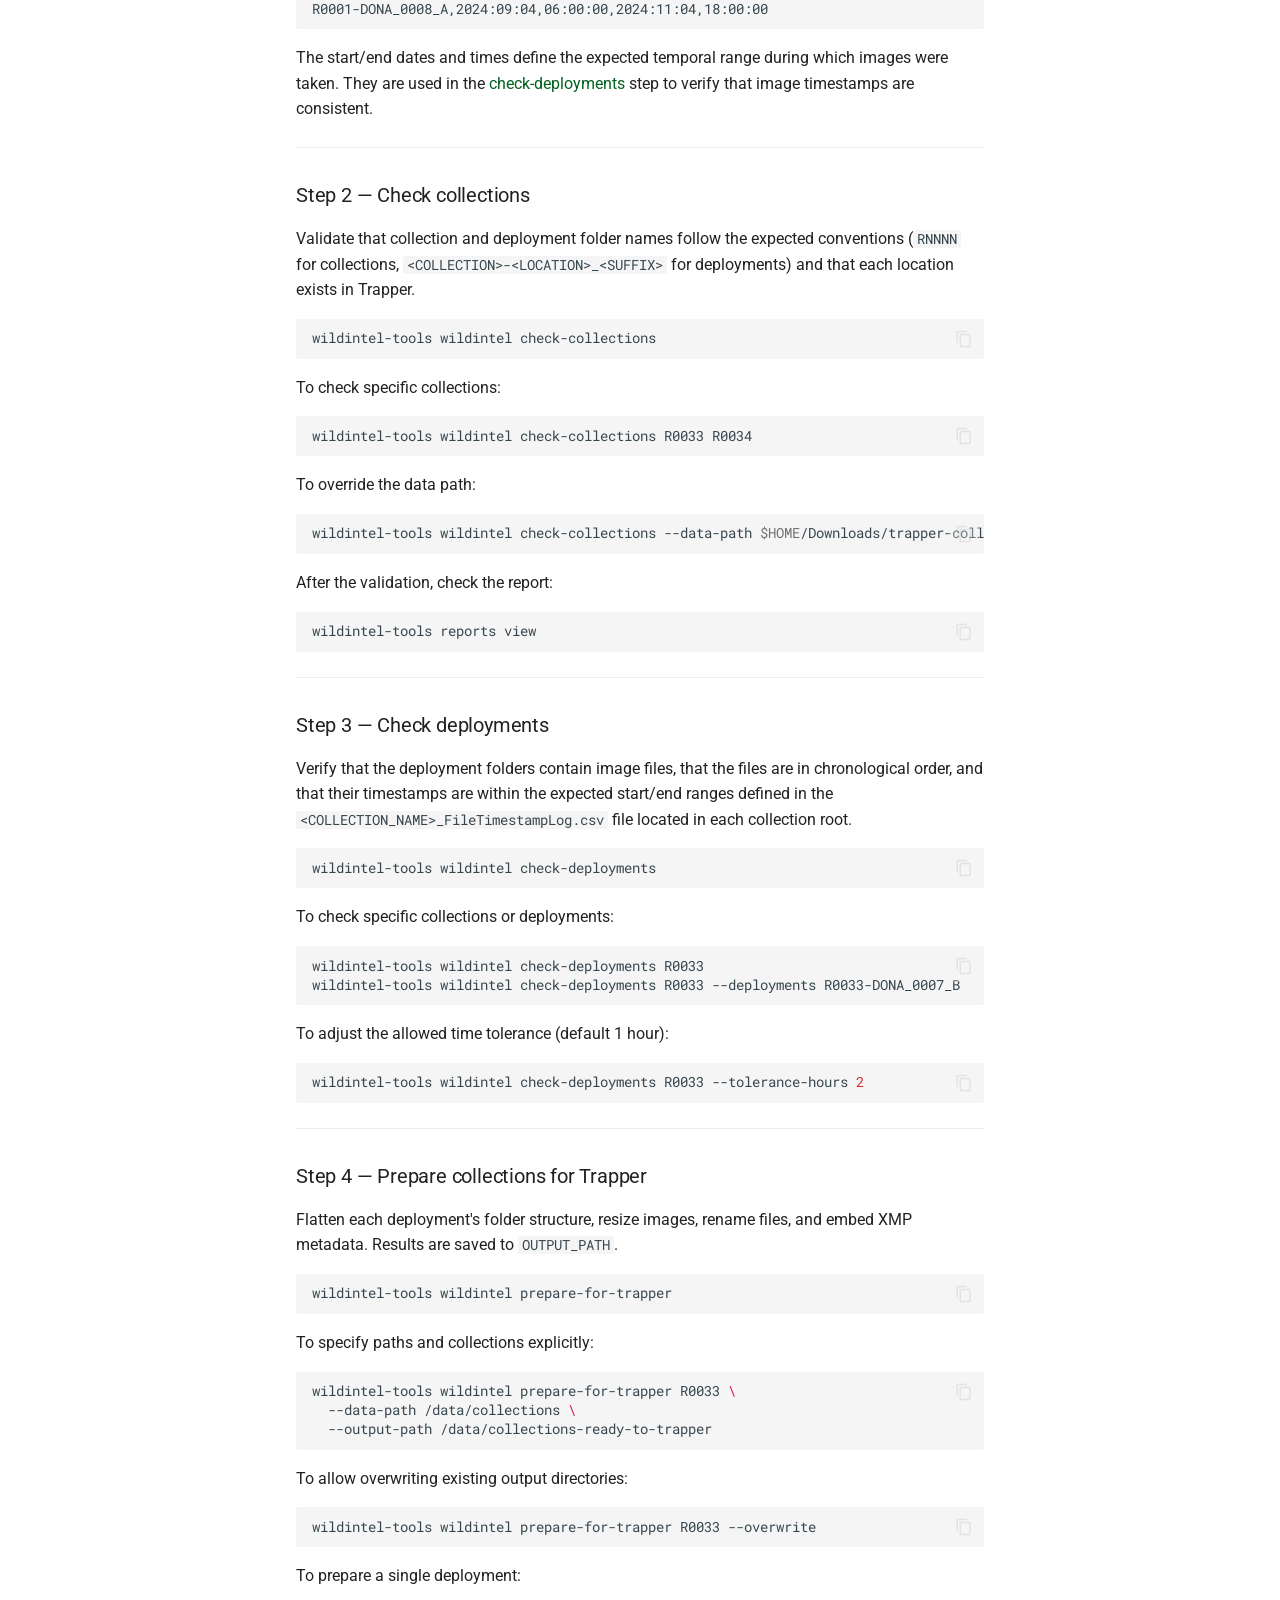
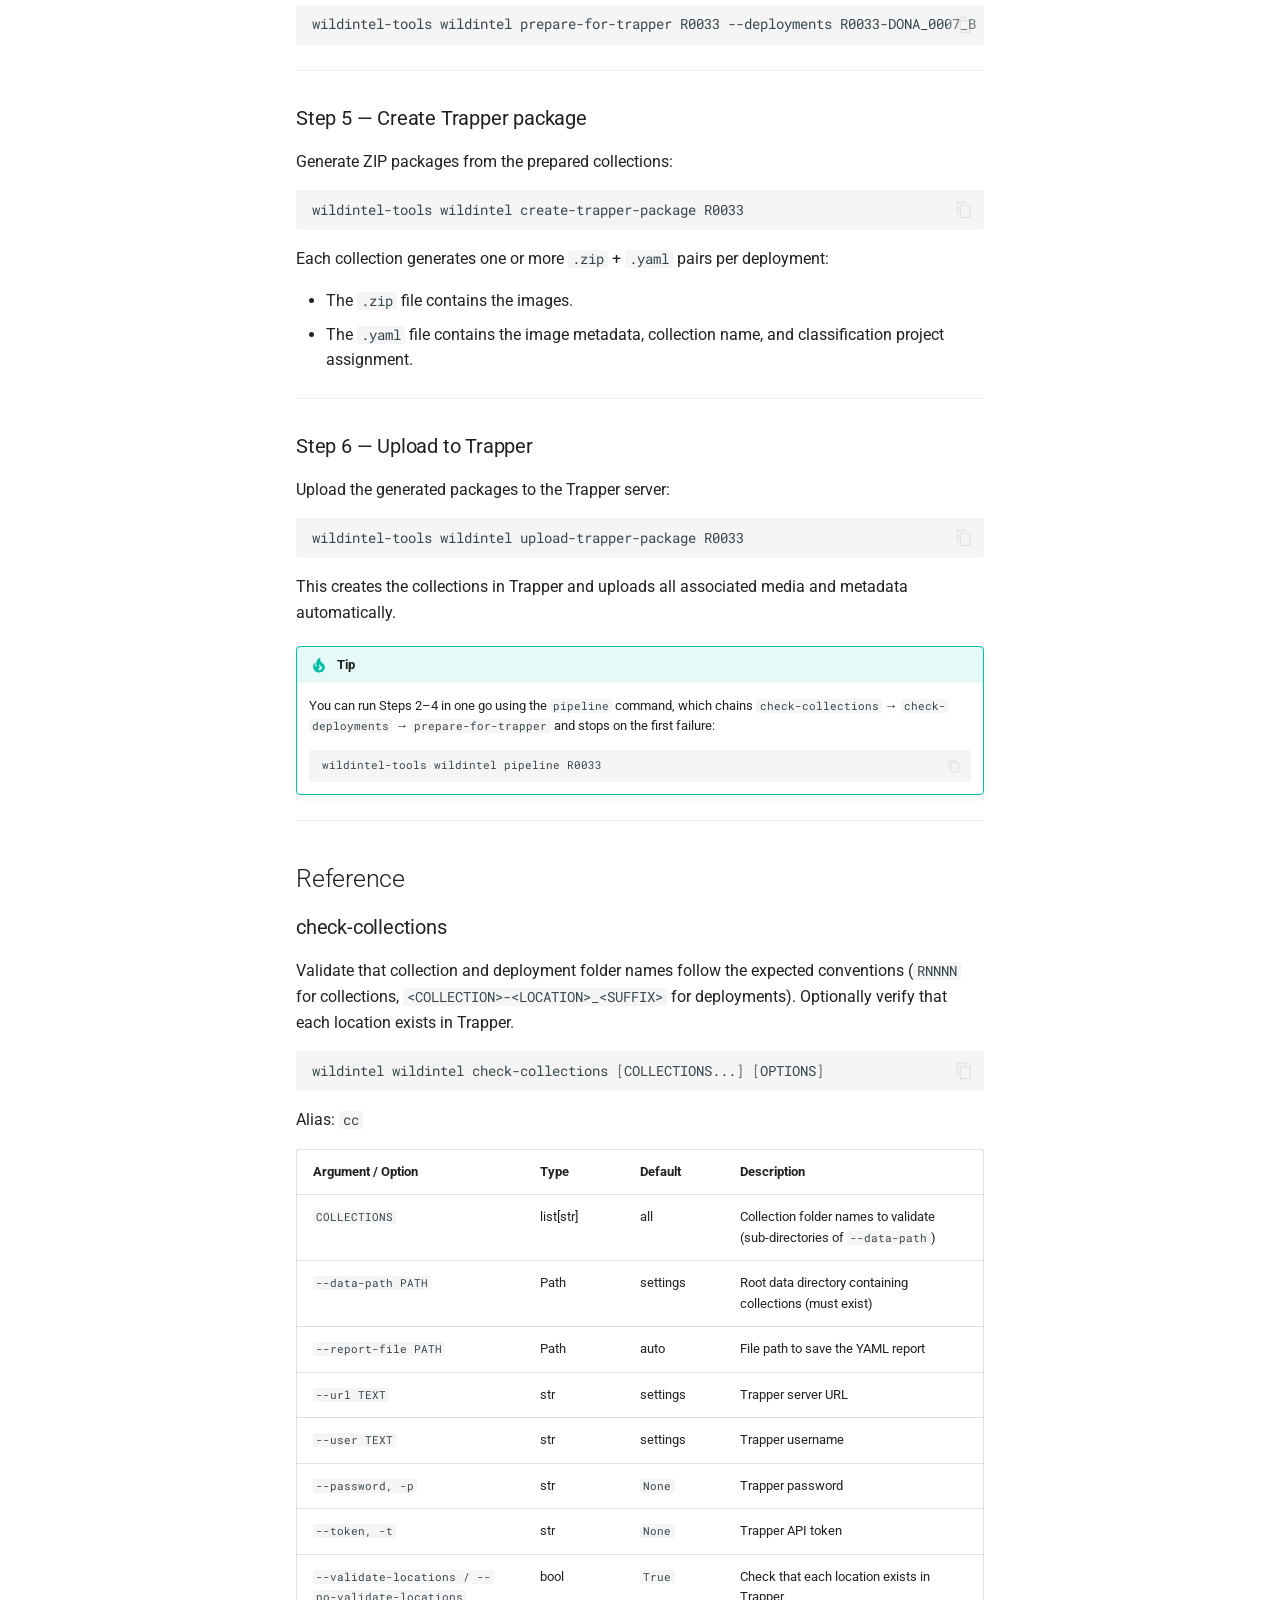
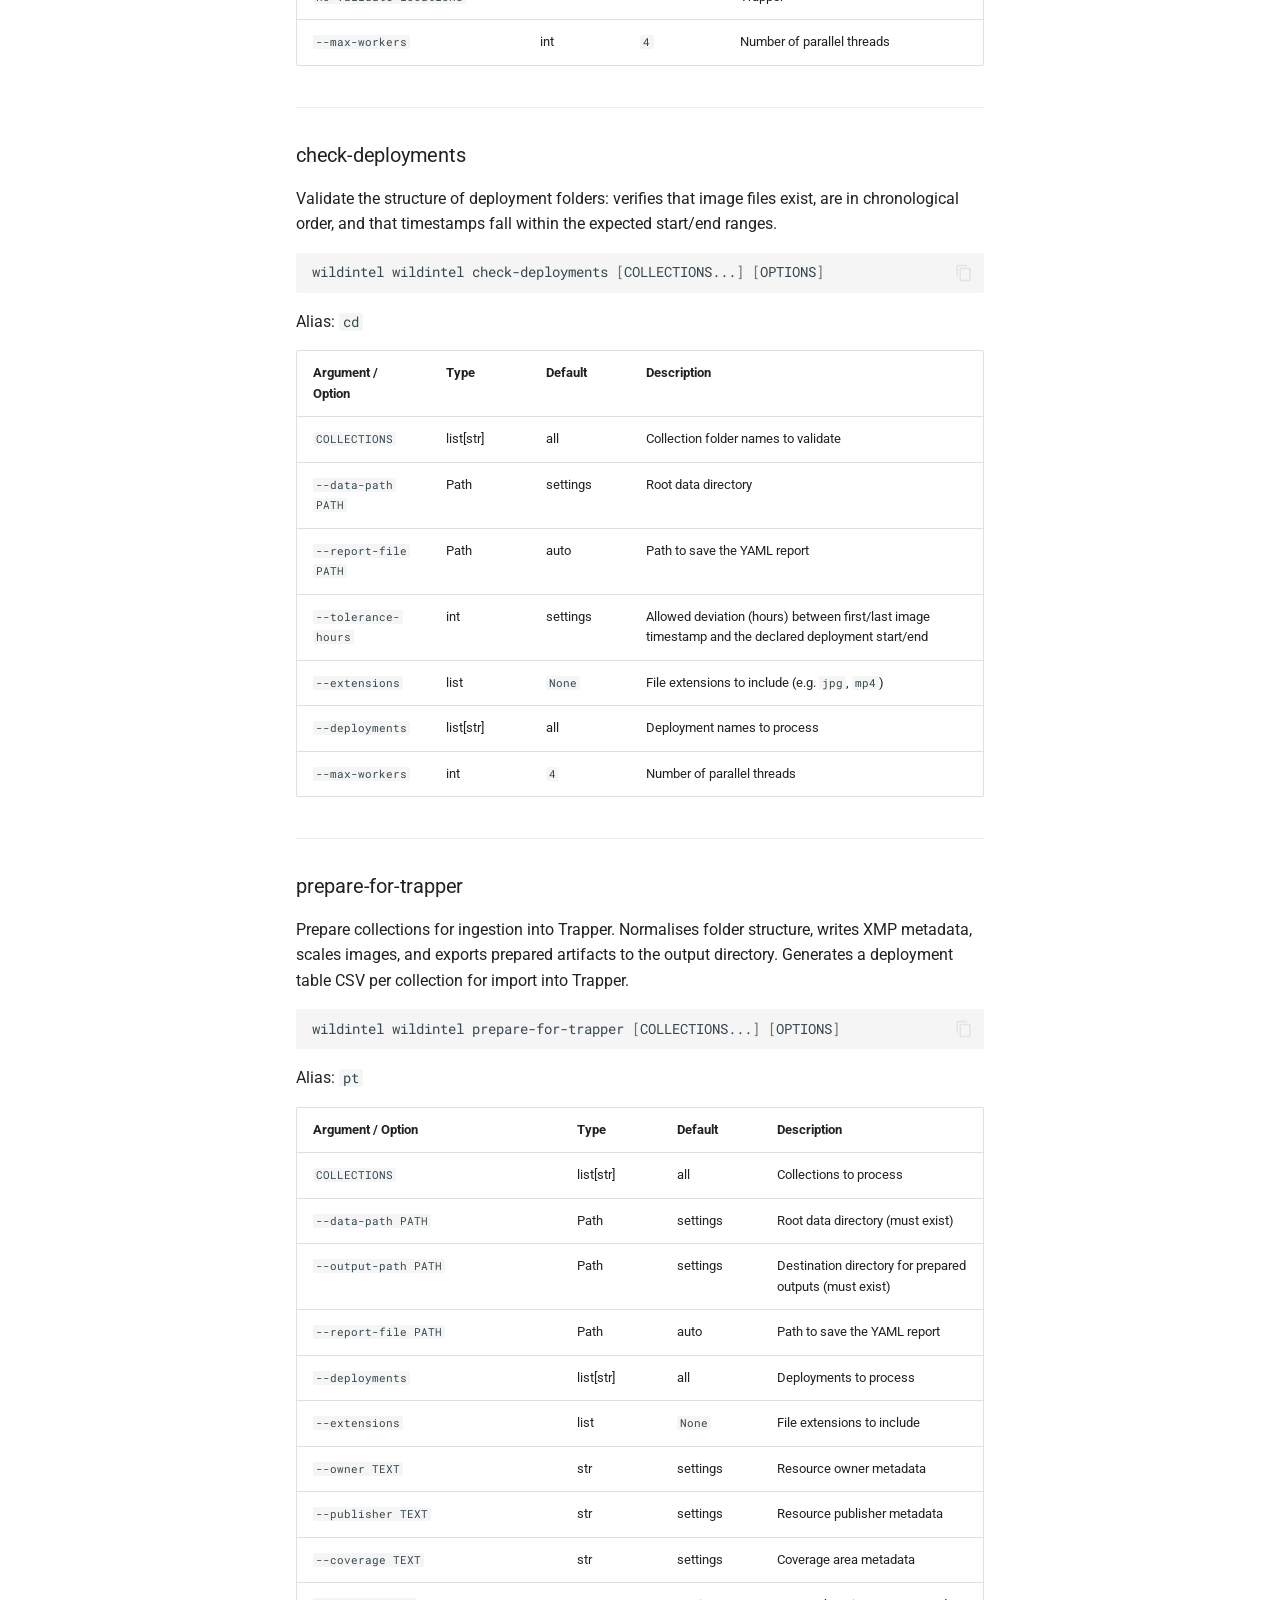
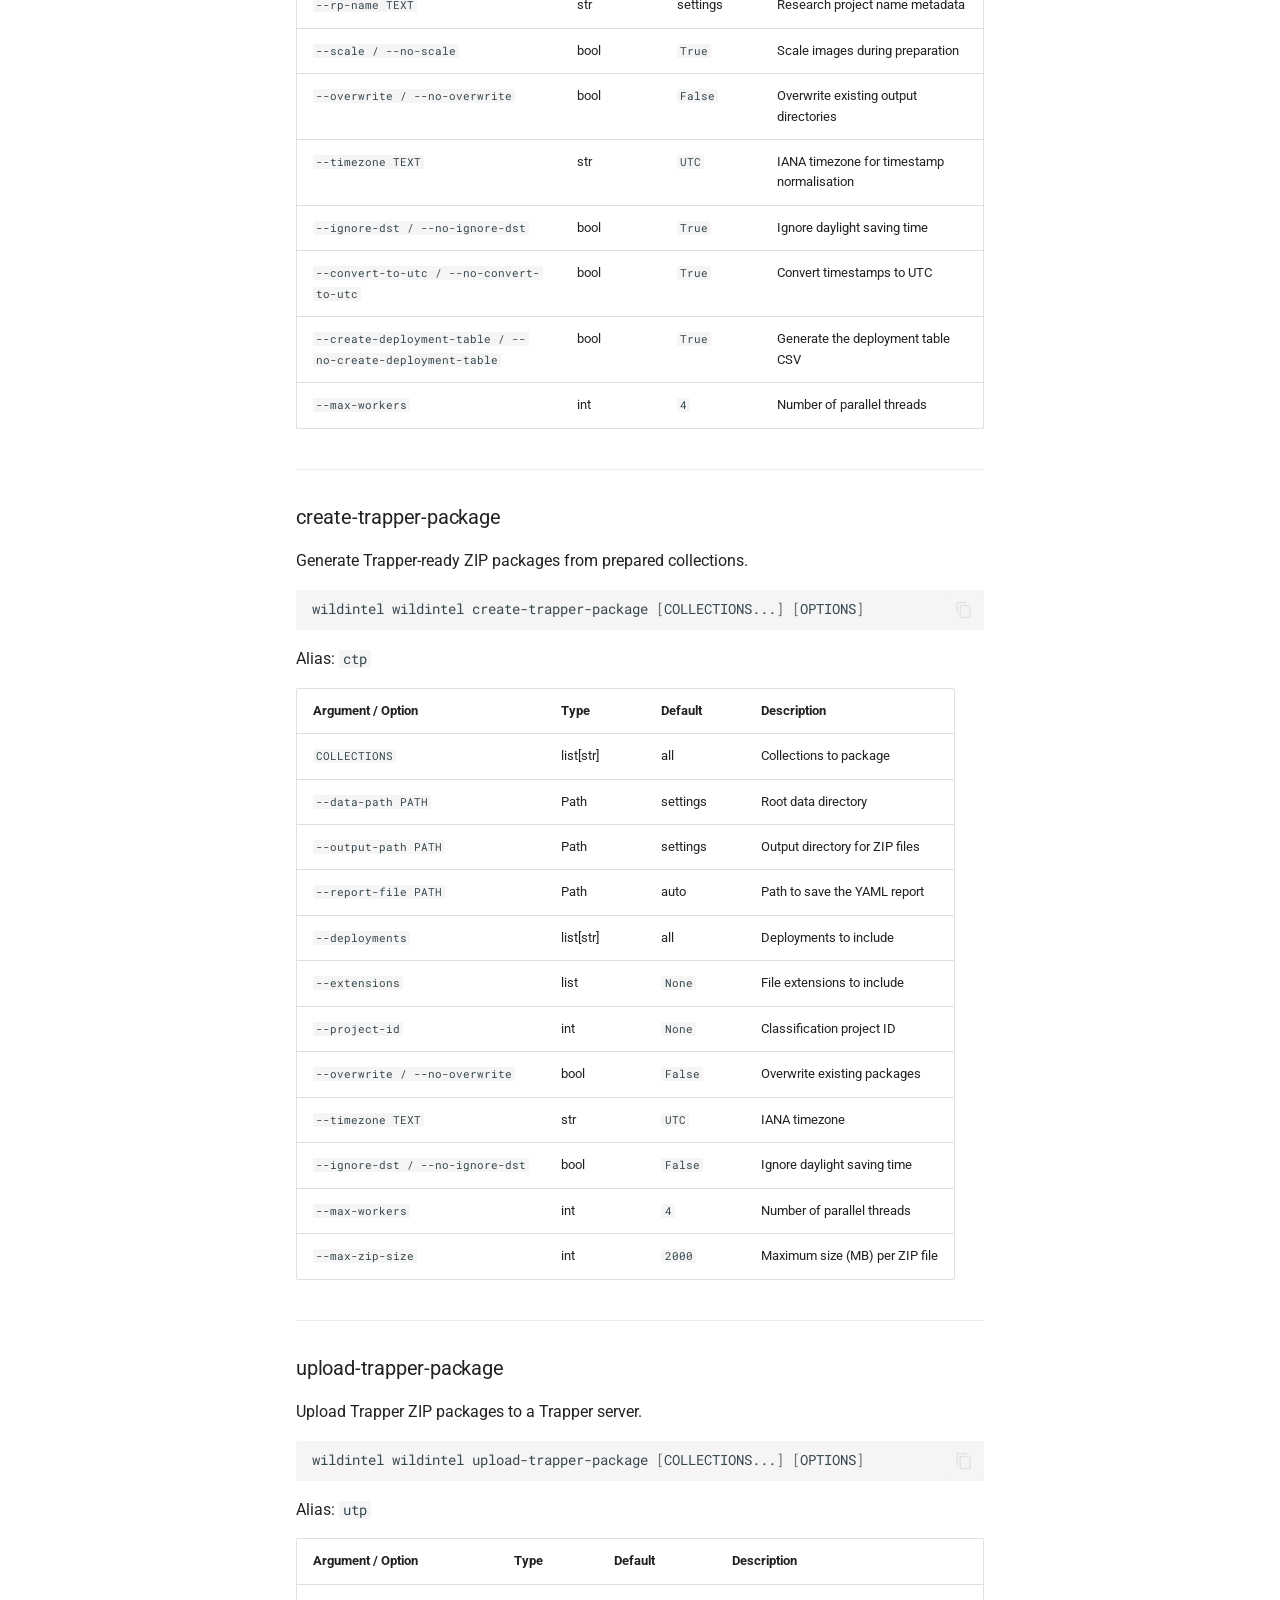
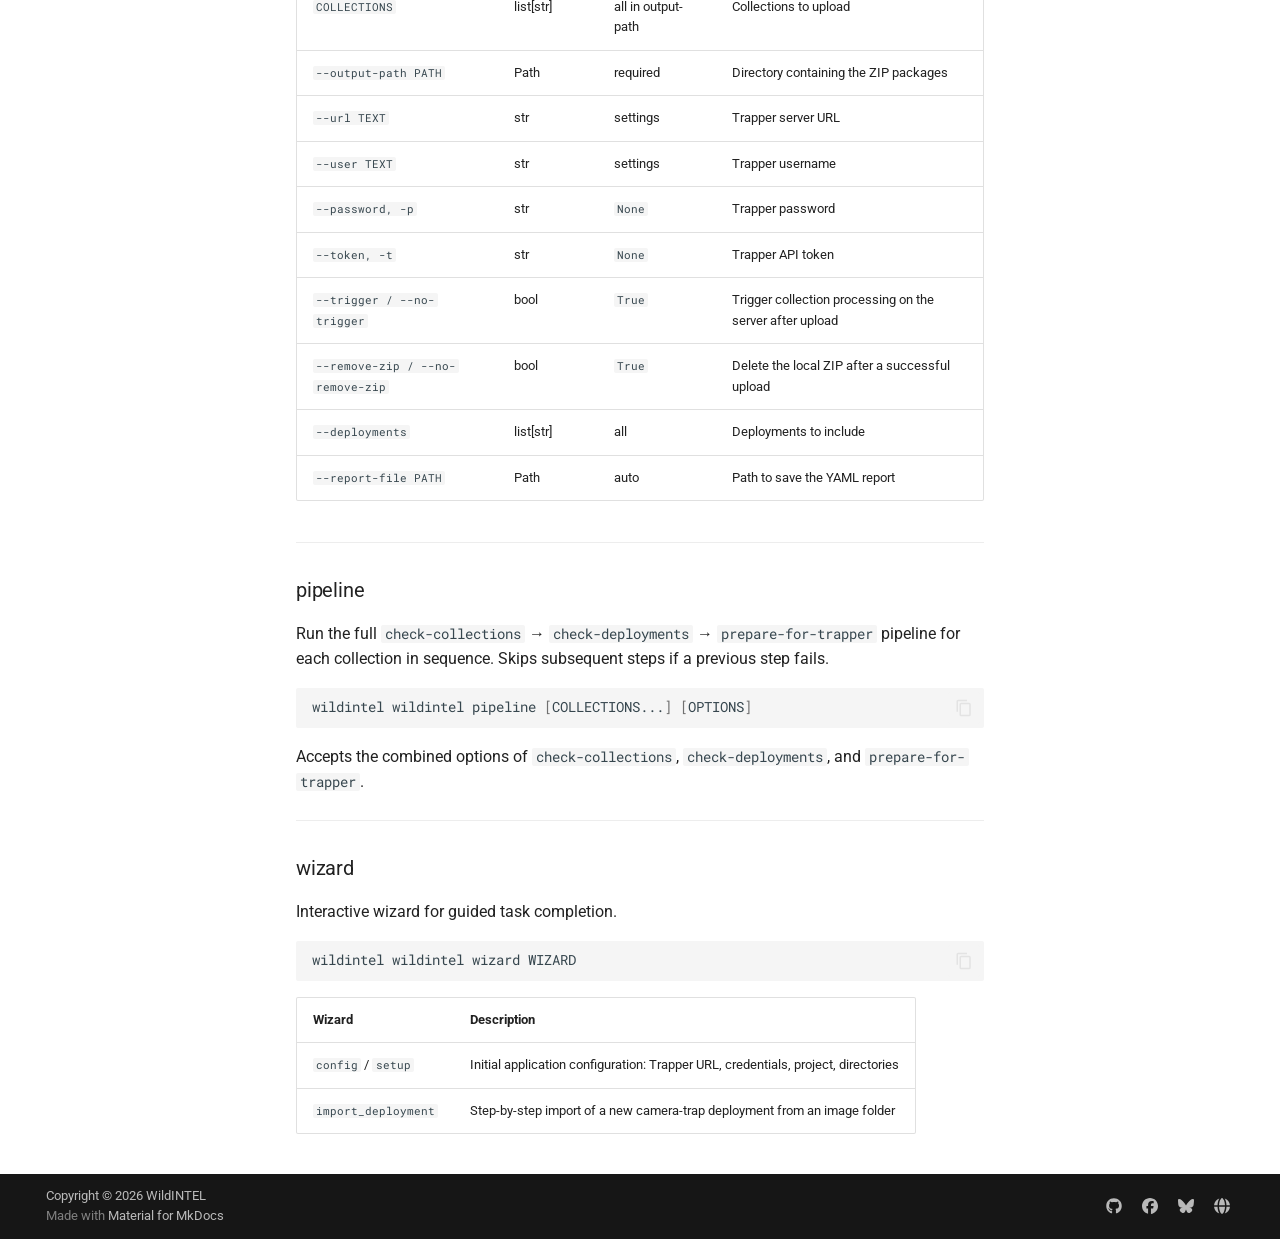
<file: development/commands/wildintel/index.html>
<!doctype html>
<html lang="en" class="no-js">
  <head>
    
      <meta charset="utf-8">
      <meta name="viewport" content="width=device-width,initial-scale=1">
      
        <meta name="description" content="Utilities for validating and preparing wildlife monitoring data for the WildINTEL project and Trapper platform">
      
      
      
        <link rel="canonical" href="https://ijfvianauhu.github.io/wildintel-tools/development/commands/wildintel/">
      
      
        <link rel="prev" href="../helpers/">
      
      
        <link rel="next" href="../epicollect/">
      
      
        
      
      
      <link rel="icon" href="../../imgs/logo.png">
      <meta name="generator" content="mkdocs-1.6.1, mkdocs-material-9.7.6">
    
    
      
        <title>wildintel - wildintel-tools</title>
      
    
    
      <link rel="stylesheet" href="../../assets/stylesheets/main.484c7ddc.min.css">
      
        
        <link rel="stylesheet" href="../../assets/stylesheets/palette.ab4e12ef.min.css">
      
      


    
    
      
    
    
      
        
        
        <link rel="preconnect" href="https://fonts.gstatic.com" crossorigin>
        <link rel="stylesheet" href="https://fonts.googleapis.com/css?family=Roboto:300,300i,400,400i,700,700i%7CRoboto+Mono:400,400i,700,700i&display=fallback">
        <style>:root{--md-text-font:"Roboto";--md-code-font:"Roboto Mono"}</style>
      
    
    
      <link rel="stylesheet" href="../../stylesheets/extras.css">
    
    <script>__md_scope=new URL("../..",location),__md_hash=e=>[...e].reduce(((e,_)=>(e<<5)-e+_.charCodeAt(0)),0),__md_get=(e,_=localStorage,t=__md_scope)=>JSON.parse(_.getItem(t.pathname+"."+e)),__md_set=(e,_,t=localStorage,a=__md_scope)=>{try{t.setItem(a.pathname+"."+e,JSON.stringify(_))}catch(e){}}</script>
    
      

    
    
  </head>
  
  
    
    
      
    
    
    
    
    <body dir="ltr" data-md-color-scheme="default" data-md-color-primary="custom" data-md-color-accent="custom">
  
    
    <input class="md-toggle" data-md-toggle="drawer" type="checkbox" id="__drawer" autocomplete="off">
    <input class="md-toggle" data-md-toggle="search" type="checkbox" id="__search" autocomplete="off">
    <label class="md-overlay" for="__drawer"></label>
    <div data-md-component="skip">
      
        
        <a href="#wildintel-module" class="md-skip">
          Skip to content
        </a>
      
    </div>
    <div data-md-component="announce">
      
    </div>
    
      <div data-md-color-scheme="default" data-md-component="outdated" hidden>
        
      </div>
    
    
      

<header class="md-header" data-md-component="header">
  <nav class="md-header__inner md-grid" aria-label="Header">
    <a href="../.." title="wildintel-tools" class="md-header__button md-logo" aria-label="wildintel-tools" data-md-component="logo">
      
  <img src="../../imgs/logo.png" alt="logo">

    </a>
    <label class="md-header__button md-icon" for="__drawer">
      
      <svg xmlns="http://www.w3.org/2000/svg" viewBox="0 0 24 24"><path d="M3 6h18v2H3zm0 5h18v2H3zm0 5h18v2H3z"/></svg>
    </label>
    <div class="md-header__title" data-md-component="header-title">
      <div class="md-header__ellipsis">
        <div class="md-header__topic">
          <span class="md-ellipsis">
            wildintel-tools
          </span>
        </div>
        <div class="md-header__topic" data-md-component="header-topic">
          <span class="md-ellipsis">
            
              wildintel
            
          </span>
        </div>
      </div>
    </div>
    
      
        <form class="md-header__option" data-md-component="palette">
  
    
    
    
    <input class="md-option" data-md-color-media="" data-md-color-scheme="default" data-md-color-primary="custom" data-md-color-accent="custom"  aria-label="Switch to dark mode"  type="radio" name="__palette" id="__palette_0">
    
      <label class="md-header__button md-icon" title="Switch to dark mode" for="__palette_1" hidden>
        <svg xmlns="http://www.w3.org/2000/svg" viewBox="0 0 24 24"><path d="M12 8a4 4 0 0 0-4 4 4 4 0 0 0 4 4 4 4 0 0 0 4-4 4 4 0 0 0-4-4m0 10a6 6 0 0 1-6-6 6 6 0 0 1 6-6 6 6 0 0 1 6 6 6 6 0 0 1-6 6m8-9.31V4h-4.69L12 .69 8.69 4H4v4.69L.69 12 4 15.31V20h4.69L12 23.31 15.31 20H20v-4.69L23.31 12z"/></svg>
      </label>
    
  
    
    
    
    <input class="md-option" data-md-color-media="" data-md-color-scheme="slate" data-md-color-primary="custom" data-md-color-accent="custom"  aria-label="Switch to light mode"  type="radio" name="__palette" id="__palette_1">
    
      <label class="md-header__button md-icon" title="Switch to light mode" for="__palette_0" hidden>
        <svg xmlns="http://www.w3.org/2000/svg" viewBox="0 0 24 24"><path d="M12 18c-.89 0-1.74-.2-2.5-.55C11.56 16.5 13 14.42 13 12s-1.44-4.5-3.5-5.45C10.26 6.2 11.11 6 12 6a6 6 0 0 1 6 6 6 6 0 0 1-6 6m8-9.31V4h-4.69L12 .69 8.69 4H4v4.69L.69 12 4 15.31V20h4.69L12 23.31 15.31 20H20v-4.69L23.31 12z"/></svg>
      </label>
    
  
</form>
      
    
    
      <script>var palette=__md_get("__palette");if(palette&&palette.color){if("(prefers-color-scheme)"===palette.color.media){var media=matchMedia("(prefers-color-scheme: light)"),input=document.querySelector(media.matches?"[data-md-color-media='(prefers-color-scheme: light)']":"[data-md-color-media='(prefers-color-scheme: dark)']");palette.color.media=input.getAttribute("data-md-color-media"),palette.color.scheme=input.getAttribute("data-md-color-scheme"),palette.color.primary=input.getAttribute("data-md-color-primary"),palette.color.accent=input.getAttribute("data-md-color-accent")}for(var[key,value]of Object.entries(palette.color))document.body.setAttribute("data-md-color-"+key,value)}</script>
    
    
    
      
      
        <label class="md-header__button md-icon" for="__search">
          
          <svg xmlns="http://www.w3.org/2000/svg" viewBox="0 0 24 24"><path d="M9.5 3A6.5 6.5 0 0 1 16 9.5c0 1.61-.59 3.09-1.56 4.23l.27.27h.79l5 5-1.5 1.5-5-5v-.79l-.27-.27A6.52 6.52 0 0 1 9.5 16 6.5 6.5 0 0 1 3 9.5 6.5 6.5 0 0 1 9.5 3m0 2C7 5 5 7 5 9.5S7 14 9.5 14 14 12 14 9.5 12 5 9.5 5"/></svg>
        </label>
        <div class="md-search" data-md-component="search" role="dialog">
  <label class="md-search__overlay" for="__search"></label>
  <div class="md-search__inner" role="search">
    <form class="md-search__form" name="search">
      <input type="text" class="md-search__input" name="query" aria-label="Search" placeholder="Search" autocapitalize="off" autocorrect="off" autocomplete="off" spellcheck="false" data-md-component="search-query" required>
      <label class="md-search__icon md-icon" for="__search">
        
        <svg xmlns="http://www.w3.org/2000/svg" viewBox="0 0 24 24"><path d="M9.5 3A6.5 6.5 0 0 1 16 9.5c0 1.61-.59 3.09-1.56 4.23l.27.27h.79l5 5-1.5 1.5-5-5v-.79l-.27-.27A6.52 6.52 0 0 1 9.5 16 6.5 6.5 0 0 1 3 9.5 6.5 6.5 0 0 1 9.5 3m0 2C7 5 5 7 5 9.5S7 14 9.5 14 14 12 14 9.5 12 5 9.5 5"/></svg>
        
        <svg xmlns="http://www.w3.org/2000/svg" viewBox="0 0 24 24"><path d="M20 11v2H8l5.5 5.5-1.42 1.42L4.16 12l7.92-7.92L13.5 5.5 8 11z"/></svg>
      </label>
      <nav class="md-search__options" aria-label="Search">
        
        <button type="reset" class="md-search__icon md-icon" title="Clear" aria-label="Clear" tabindex="-1">
          
          <svg xmlns="http://www.w3.org/2000/svg" viewBox="0 0 24 24"><path d="M19 6.41 17.59 5 12 10.59 6.41 5 5 6.41 10.59 12 5 17.59 6.41 19 12 13.41 17.59 19 19 17.59 13.41 12z"/></svg>
        </button>
      </nav>
      
    </form>
    <div class="md-search__output">
      <div class="md-search__scrollwrap" tabindex="0" data-md-scrollfix>
        <div class="md-search-result" data-md-component="search-result">
          <div class="md-search-result__meta">
            Initializing search
          </div>
          <ol class="md-search-result__list" role="presentation"></ol>
        </div>
      </div>
    </div>
  </div>
</div>
      
    
    
      <div class="md-header__source">
        <a href="https://github.com/ijfvianauhu/wildintel-tools" title="Go to repository" class="md-source" data-md-component="source">
  <div class="md-source__icon md-icon">
    
    <svg xmlns="http://www.w3.org/2000/svg" viewBox="0 0 448 512"><!--! Font Awesome Free 7.1.0 by @fontawesome - https://fontawesome.com License - https://fontawesome.com/license/free (Icons: CC BY 4.0, Fonts: SIL OFL 1.1, Code: MIT License) Copyright 2025 Fonticons, Inc.--><path d="M439.6 236.1 244 40.5c-5.4-5.5-12.8-8.5-20.4-8.5s-15 3-20.4 8.4L162.5 81l51.5 51.5c27.1-9.1 52.7 16.8 43.4 43.7l49.7 49.7c34.2-11.8 61.2 31 35.5 56.7-26.5 26.5-70.2-2.9-56-37.3L240.3 199v121.9c25.3 12.5 22.3 41.8 9.1 55-6.4 6.4-15.2 10.1-24.3 10.1s-17.8-3.6-24.3-10.1c-17.6-17.6-11.1-46.9 11.2-56v-123c-20.8-8.5-24.6-30.7-18.6-45L142.6 101 8.5 235.1C3 240.6 0 247.9 0 255.5s3 15 8.5 20.4l195.6 195.7c5.4 5.4 12.7 8.4 20.4 8.4s15-3 20.4-8.4l194.7-194.7c5.4-5.4 8.4-12.8 8.4-20.4s-3-15-8.4-20.4"/></svg>
  </div>
  <div class="md-source__repository">
    ijfvianauhu/wildintel-tools
  </div>
</a>
      </div>
    
  </nav>
  
</header>
    
    <div class="md-container" data-md-component="container">
      
      
        
          
            
<nav class="md-tabs" aria-label="Tabs" data-md-component="tabs">
  <div class="md-grid">
    <ul class="md-tabs__list">
      
        
  
  
  
  
    <li class="md-tabs__item">
      <a href="../.." class="md-tabs__link">
        
  
  
    
  
  Home

      </a>
    </li>
  

      
        
  
  
  
  
    <li class="md-tabs__item">
      <a href="../../installation/" class="md-tabs__link">
        
  
  
    
  
  Installation

      </a>
    </li>
  

      
        
  
  
  
  
    <li class="md-tabs__item">
      <a href="../../configuration/" class="md-tabs__link">
        
  
  
    
  
  Configuration

      </a>
    </li>
  

      
        
  
  
  
    
  
  
    
    
      <li class="md-tabs__item md-tabs__item--active">
        <a href="../config/" class="md-tabs__link">
          
  
  
  Commands

        </a>
      </li>
    
  

      
    </ul>
  </div>
</nav>
          
        
      
      <main class="md-main" data-md-component="main">
        <div class="md-main__inner md-grid">
          
            
              
              <div class="md-sidebar md-sidebar--primary" data-md-component="sidebar" data-md-type="navigation" >
                <div class="md-sidebar__scrollwrap">
                  <div class="md-sidebar__inner">
                    


  


<nav class="md-nav md-nav--primary md-nav--lifted" aria-label="Navigation" data-md-level="0">
  <label class="md-nav__title" for="__drawer">
    <a href="../.." title="wildintel-tools" class="md-nav__button md-logo" aria-label="wildintel-tools" data-md-component="logo">
      
  <img src="../../imgs/logo.png" alt="logo">

    </a>
    wildintel-tools
  </label>
  
    <div class="md-nav__source">
      <a href="https://github.com/ijfvianauhu/wildintel-tools" title="Go to repository" class="md-source" data-md-component="source">
  <div class="md-source__icon md-icon">
    
    <svg xmlns="http://www.w3.org/2000/svg" viewBox="0 0 448 512"><!--! Font Awesome Free 7.1.0 by @fontawesome - https://fontawesome.com License - https://fontawesome.com/license/free (Icons: CC BY 4.0, Fonts: SIL OFL 1.1, Code: MIT License) Copyright 2025 Fonticons, Inc.--><path d="M439.6 236.1 244 40.5c-5.4-5.5-12.8-8.5-20.4-8.5s-15 3-20.4 8.4L162.5 81l51.5 51.5c27.1-9.1 52.7 16.8 43.4 43.7l49.7 49.7c34.2-11.8 61.2 31 35.5 56.7-26.5 26.5-70.2-2.9-56-37.3L240.3 199v121.9c25.3 12.5 22.3 41.8 9.1 55-6.4 6.4-15.2 10.1-24.3 10.1s-17.8-3.6-24.3-10.1c-17.6-17.6-11.1-46.9 11.2-56v-123c-20.8-8.5-24.6-30.7-18.6-45L142.6 101 8.5 235.1C3 240.6 0 247.9 0 255.5s3 15 8.5 20.4l195.6 195.7c5.4 5.4 12.7 8.4 20.4 8.4s15-3 20.4-8.4l194.7-194.7c5.4-5.4 8.4-12.8 8.4-20.4s-3-15-8.4-20.4"/></svg>
  </div>
  <div class="md-source__repository">
    ijfvianauhu/wildintel-tools
  </div>
</a>
    </div>
  
  <ul class="md-nav__list" data-md-scrollfix>
    
      
      
  
  
  
  
    <li class="md-nav__item">
      <a href="../.." class="md-nav__link">
        
  
  
  <span class="md-ellipsis">
    
  
    Home
  

    
  </span>
  
  

      </a>
    </li>
  

    
      
      
  
  
  
  
    <li class="md-nav__item">
      <a href="../../installation/" class="md-nav__link">
        
  
  
  <span class="md-ellipsis">
    
  
    Installation
  

    
  </span>
  
  

      </a>
    </li>
  

    
      
      
  
  
  
  
    <li class="md-nav__item">
      <a href="../../configuration/" class="md-nav__link">
        
  
  
  <span class="md-ellipsis">
    
  
    Configuration
  

    
  </span>
  
  

      </a>
    </li>
  

    
      
      
  
  
    
  
  
  
    
    
    
    
      
        
        
      
      
        
      
    
    
    <li class="md-nav__item md-nav__item--active md-nav__item--section md-nav__item--nested">
      
        
        
        <input class="md-nav__toggle md-toggle " type="checkbox" id="__nav_4" checked>
        
          
          <label class="md-nav__link" for="__nav_4" id="__nav_4_label" tabindex="">
            
  
  
  <span class="md-ellipsis">
    
  
    Commands
  

    
  </span>
  
  

            <span class="md-nav__icon md-icon"></span>
          </label>
        
        <nav class="md-nav" data-md-level="1" aria-labelledby="__nav_4_label" aria-expanded="true">
          <label class="md-nav__title" for="__nav_4">
            <span class="md-nav__icon md-icon"></span>
            
  
    Commands
  

          </label>
          <ul class="md-nav__list" data-md-scrollfix>
            
              
                
  
  
  
  
    <li class="md-nav__item">
      <a href="../config/" class="md-nav__link">
        
  
  
  <span class="md-ellipsis">
    
  
    config
  

    
  </span>
  
  

      </a>
    </li>
  

              
            
              
                
  
  
  
  
    <li class="md-nav__item">
      <a href="../reports/" class="md-nav__link">
        
  
  
  <span class="md-ellipsis">
    
  
    reports
  

    
  </span>
  
  

      </a>
    </li>
  

              
            
              
                
  
  
  
  
    <li class="md-nav__item">
      <a href="../logger/" class="md-nav__link">
        
  
  
  <span class="md-ellipsis">
    
  
    logger
  

    
  </span>
  
  

      </a>
    </li>
  

              
            
              
                
  
  
  
  
    <li class="md-nav__item">
      <a href="../helpers/" class="md-nav__link">
        
  
  
  <span class="md-ellipsis">
    
  
    helpers
  

    
  </span>
  
  

      </a>
    </li>
  

              
            
              
                
  
  
    
  
  
  
    <li class="md-nav__item md-nav__item--active">
      
      <input class="md-nav__toggle md-toggle" type="checkbox" id="__toc">
      
      
        
      
      
        <label class="md-nav__link md-nav__link--active" for="__toc">
          
  
  
  <span class="md-ellipsis">
    
  
    wildintel
  

    
  </span>
  
  

          <span class="md-nav__icon md-icon"></span>
        </label>
      
      <a href="./" class="md-nav__link md-nav__link--active">
        
  
  
  <span class="md-ellipsis">
    
  
    wildintel
  

    
  </span>
  
  

      </a>
      
        

  

<nav class="md-nav md-nav--secondary" aria-label="On this page">
  
  
  
    
  
  
    <label class="md-nav__title" for="__toc">
      <span class="md-nav__icon md-icon"></span>
      On this page
    </label>
    <ul class="md-nav__list" data-md-component="toc" data-md-scrollfix>
      
        <li class="md-nav__item">
  <a href="#quick-start" class="md-nav__link">
    <span class="md-ellipsis">
      
        Quick start
      
    </span>
  </a>
  
    <nav class="md-nav" aria-label="Quick start">
      <ul class="md-nav__list">
        
          <li class="md-nav__item">
  <a href="#step-0-configuration" class="md-nav__link">
    <span class="md-ellipsis">
      
        Step 0 — Configuration
      
    </span>
  </a>
  
    <nav class="md-nav" aria-label="Step 0 — Configuration">
      <ul class="md-nav__list">
        
          <li class="md-nav__item">
  <a href="#option-a-wizard-recommended" class="md-nav__link">
    <span class="md-ellipsis">
      
        Option A — Wizard (recommended)
      
    </span>
  </a>
  
</li>
        
          <li class="md-nav__item">
  <a href="#option-b-manual" class="md-nav__link">
    <span class="md-ellipsis">
      
        Option B — Manual
      
    </span>
  </a>
  
</li>
        
      </ul>
    </nav>
  
</li>
        
          <li class="md-nav__item">
  <a href="#step-1-import-deployment" class="md-nav__link">
    <span class="md-ellipsis">
      
        Step 1 — Import deployment
      
    </span>
  </a>
  
    <nav class="md-nav" aria-label="Step 1 — Import deployment">
      <ul class="md-nav__list">
        
          <li class="md-nav__item">
  <a href="#option-a-wizard-recommended_1" class="md-nav__link">
    <span class="md-ellipsis">
      
        Option A — Wizard (recommended)
      
    </span>
  </a>
  
</li>
        
          <li class="md-nav__item">
  <a href="#option-b-manual_1" class="md-nav__link">
    <span class="md-ellipsis">
      
        Option B — Manual
      
    </span>
  </a>
  
</li>
        
      </ul>
    </nav>
  
</li>
        
          <li class="md-nav__item">
  <a href="#step-2-check-collections" class="md-nav__link">
    <span class="md-ellipsis">
      
        Step 2 — Check collections
      
    </span>
  </a>
  
</li>
        
          <li class="md-nav__item">
  <a href="#step-3-check-deployments" class="md-nav__link">
    <span class="md-ellipsis">
      
        Step 3 — Check deployments
      
    </span>
  </a>
  
</li>
        
          <li class="md-nav__item">
  <a href="#step-4-prepare-collections-for-trapper" class="md-nav__link">
    <span class="md-ellipsis">
      
        Step 4 — Prepare collections for Trapper
      
    </span>
  </a>
  
</li>
        
          <li class="md-nav__item">
  <a href="#step-5-create-trapper-package" class="md-nav__link">
    <span class="md-ellipsis">
      
        Step 5 — Create Trapper package
      
    </span>
  </a>
  
</li>
        
          <li class="md-nav__item">
  <a href="#step-6-upload-to-trapper" class="md-nav__link">
    <span class="md-ellipsis">
      
        Step 6 — Upload to Trapper
      
    </span>
  </a>
  
</li>
        
      </ul>
    </nav>
  
</li>
      
        <li class="md-nav__item">
  <a href="#reference" class="md-nav__link">
    <span class="md-ellipsis">
      
        Reference
      
    </span>
  </a>
  
    <nav class="md-nav" aria-label="Reference">
      <ul class="md-nav__list">
        
          <li class="md-nav__item">
  <a href="#check-collections" class="md-nav__link">
    <span class="md-ellipsis">
      
        check-collections
      
    </span>
  </a>
  
</li>
        
          <li class="md-nav__item">
  <a href="#check-deployments" class="md-nav__link">
    <span class="md-ellipsis">
      
        check-deployments
      
    </span>
  </a>
  
</li>
        
          <li class="md-nav__item">
  <a href="#prepare-for-trapper" class="md-nav__link">
    <span class="md-ellipsis">
      
        prepare-for-trapper
      
    </span>
  </a>
  
</li>
        
          <li class="md-nav__item">
  <a href="#create-trapper-package" class="md-nav__link">
    <span class="md-ellipsis">
      
        create-trapper-package
      
    </span>
  </a>
  
</li>
        
          <li class="md-nav__item">
  <a href="#upload-trapper-package" class="md-nav__link">
    <span class="md-ellipsis">
      
        upload-trapper-package
      
    </span>
  </a>
  
</li>
        
          <li class="md-nav__item">
  <a href="#pipeline" class="md-nav__link">
    <span class="md-ellipsis">
      
        pipeline
      
    </span>
  </a>
  
</li>
        
          <li class="md-nav__item">
  <a href="#wizard" class="md-nav__link">
    <span class="md-ellipsis">
      
        wizard
      
    </span>
  </a>
  
</li>
        
      </ul>
    </nav>
  
</li>
      
    </ul>
  
</nav>
      
    </li>
  

              
            
              
                
  
  
  
  
    <li class="md-nav__item">
      <a href="../epicollect/" class="md-nav__link">
        
  
  
  <span class="md-ellipsis">
    
  
    epicollect
  

    
  </span>
  
  

      </a>
    </li>
  

              
            
              
                
  
  
  
  
    <li class="md-nav__item">
      <a href="../zooniverse/" class="md-nav__link">
        
  
  
  <span class="md-ellipsis">
    
  
    zooniverse
  

    
  </span>
  
  

      </a>
    </li>
  

              
            
          </ul>
        </nav>
      
    </li>
  

    
  </ul>
</nav>
                  </div>
                </div>
              </div>
            
            
              
              <div class="md-sidebar md-sidebar--secondary" data-md-component="sidebar" data-md-type="toc" >
                <div class="md-sidebar__scrollwrap">
                  <div class="md-sidebar__inner">
                    

  

<nav class="md-nav md-nav--secondary" aria-label="On this page">
  
  
  
    
  
  
    <label class="md-nav__title" for="__toc">
      <span class="md-nav__icon md-icon"></span>
      On this page
    </label>
    <ul class="md-nav__list" data-md-component="toc" data-md-scrollfix>
      
        <li class="md-nav__item">
  <a href="#quick-start" class="md-nav__link">
    <span class="md-ellipsis">
      
        Quick start
      
    </span>
  </a>
  
    <nav class="md-nav" aria-label="Quick start">
      <ul class="md-nav__list">
        
          <li class="md-nav__item">
  <a href="#step-0-configuration" class="md-nav__link">
    <span class="md-ellipsis">
      
        Step 0 — Configuration
      
    </span>
  </a>
  
    <nav class="md-nav" aria-label="Step 0 — Configuration">
      <ul class="md-nav__list">
        
          <li class="md-nav__item">
  <a href="#option-a-wizard-recommended" class="md-nav__link">
    <span class="md-ellipsis">
      
        Option A — Wizard (recommended)
      
    </span>
  </a>
  
</li>
        
          <li class="md-nav__item">
  <a href="#option-b-manual" class="md-nav__link">
    <span class="md-ellipsis">
      
        Option B — Manual
      
    </span>
  </a>
  
</li>
        
      </ul>
    </nav>
  
</li>
        
          <li class="md-nav__item">
  <a href="#step-1-import-deployment" class="md-nav__link">
    <span class="md-ellipsis">
      
        Step 1 — Import deployment
      
    </span>
  </a>
  
    <nav class="md-nav" aria-label="Step 1 — Import deployment">
      <ul class="md-nav__list">
        
          <li class="md-nav__item">
  <a href="#option-a-wizard-recommended_1" class="md-nav__link">
    <span class="md-ellipsis">
      
        Option A — Wizard (recommended)
      
    </span>
  </a>
  
</li>
        
          <li class="md-nav__item">
  <a href="#option-b-manual_1" class="md-nav__link">
    <span class="md-ellipsis">
      
        Option B — Manual
      
    </span>
  </a>
  
</li>
        
      </ul>
    </nav>
  
</li>
        
          <li class="md-nav__item">
  <a href="#step-2-check-collections" class="md-nav__link">
    <span class="md-ellipsis">
      
        Step 2 — Check collections
      
    </span>
  </a>
  
</li>
        
          <li class="md-nav__item">
  <a href="#step-3-check-deployments" class="md-nav__link">
    <span class="md-ellipsis">
      
        Step 3 — Check deployments
      
    </span>
  </a>
  
</li>
        
          <li class="md-nav__item">
  <a href="#step-4-prepare-collections-for-trapper" class="md-nav__link">
    <span class="md-ellipsis">
      
        Step 4 — Prepare collections for Trapper
      
    </span>
  </a>
  
</li>
        
          <li class="md-nav__item">
  <a href="#step-5-create-trapper-package" class="md-nav__link">
    <span class="md-ellipsis">
      
        Step 5 — Create Trapper package
      
    </span>
  </a>
  
</li>
        
          <li class="md-nav__item">
  <a href="#step-6-upload-to-trapper" class="md-nav__link">
    <span class="md-ellipsis">
      
        Step 6 — Upload to Trapper
      
    </span>
  </a>
  
</li>
        
      </ul>
    </nav>
  
</li>
      
        <li class="md-nav__item">
  <a href="#reference" class="md-nav__link">
    <span class="md-ellipsis">
      
        Reference
      
    </span>
  </a>
  
    <nav class="md-nav" aria-label="Reference">
      <ul class="md-nav__list">
        
          <li class="md-nav__item">
  <a href="#check-collections" class="md-nav__link">
    <span class="md-ellipsis">
      
        check-collections
      
    </span>
  </a>
  
</li>
        
          <li class="md-nav__item">
  <a href="#check-deployments" class="md-nav__link">
    <span class="md-ellipsis">
      
        check-deployments
      
    </span>
  </a>
  
</li>
        
          <li class="md-nav__item">
  <a href="#prepare-for-trapper" class="md-nav__link">
    <span class="md-ellipsis">
      
        prepare-for-trapper
      
    </span>
  </a>
  
</li>
        
          <li class="md-nav__item">
  <a href="#create-trapper-package" class="md-nav__link">
    <span class="md-ellipsis">
      
        create-trapper-package
      
    </span>
  </a>
  
</li>
        
          <li class="md-nav__item">
  <a href="#upload-trapper-package" class="md-nav__link">
    <span class="md-ellipsis">
      
        upload-trapper-package
      
    </span>
  </a>
  
</li>
        
          <li class="md-nav__item">
  <a href="#pipeline" class="md-nav__link">
    <span class="md-ellipsis">
      
        pipeline
      
    </span>
  </a>
  
</li>
        
          <li class="md-nav__item">
  <a href="#wizard" class="md-nav__link">
    <span class="md-ellipsis">
      
        wizard
      
    </span>
  </a>
  
</li>
        
      </ul>
    </nav>
  
</li>
      
    </ul>
  
</nav>
                  </div>
                </div>
              </div>
            
          
          
            <div class="md-content" data-md-component="content">
              
              <article class="md-content__inner md-typeset">
                
                  


  
  


<h1 id="wildintel-module">wildintel module</h1>
<p>Utilities for validating, preparing, and uploading wildlife monitoring collections to Trapper.</p>
<p>The typical workflow consists of the following steps:</p>
<ol>
<li><strong>Import deployment</strong> — copy raw images into the correct collection/deployment folder structure and register the timestamp log.</li>
<li><strong>Check collections</strong> — validate that collection and deployment folder names follow the expected naming conventions.</li>
<li><strong>Check deployments</strong> — verify that image files exist, are in chronological order, and that timestamps are within the expected ranges.</li>
<li><strong>Prepare for Trapper</strong> — flatten folder structure, resize images and embed XMP metadata.</li>
<li><strong>Create Trapper package</strong> — generate ZIP packages ready for ingestion.</li>
<li><strong>Upload to Trapper</strong> — send the packages to a Trapper server instance.</li>
</ol>
<hr />
<h2 id="quick-start">Quick start</h2>
<h3 id="step-0-configuration">Step 0 — Configuration</h3>
<p>Before running any command, configure the connection to Trapper and the local data paths. There are two ways to do this:</p>
<h4 id="option-a-wizard-recommended">Option A — Wizard (recommended)</h4>
<div class="highlight"><pre><span></span><code><a id="__codelineno-0-1" name="__codelineno-0-1" href="#__codelineno-0-1"></a><span class="gp">$ </span>uv<span class="w"> </span>run<span class="w"> </span>wildintel-tools<span class="w"> </span>wildintel<span class="w"> </span>wizard<span class="w"> </span>config
<a id="__codelineno-0-2" name="__codelineno-0-2" href="#__codelineno-0-2"></a>
<a id="__codelineno-0-3" name="__codelineno-0-3" href="#__codelineno-0-3"></a><span class="go">━━━━━━━━━━━━━━━━━━━━━━━━━━━━━━━━━━━━━━━━━━━━━━━━━━━━━━━━━━━━━━━━━━━</span>
<a id="__codelineno-0-4" name="__codelineno-0-4" href="#__codelineno-0-4"></a><span class="go">  Configure wildintel module</span>
<a id="__codelineno-0-5" name="__codelineno-0-5" href="#__codelineno-0-5"></a><span class="go">━━━━━━━━━━━━━━━━━━━━━━━━━━━━━━━━━━━━━━━━━━━━━━━━━━━━━━━━━━━━━━━━━━━</span>
<a id="__codelineno-0-6" name="__codelineno-0-6" href="#__codelineno-0-6"></a>
<a id="__codelineno-0-7" name="__codelineno-0-7" href="#__codelineno-0-7"></a><span class="go">ℹ This wizard will guide you through the initial application configuration.</span>
<a id="__codelineno-0-8" name="__codelineno-0-8" href="#__codelineno-0-8"></a>
<a id="__codelineno-0-9" name="__codelineno-0-9" href="#__codelineno-0-9"></a><span class="go">Continue? [y/N]:</span>
</code></pre></div>
<p>The wizard will ask for:</p>
<ul>
<li><strong>Trapper URL</strong> — URL of the Trapper server (e.g. <code>https://wildintel-trap.uhu.es</code>).</li>
<li><strong>Trapper username and password</strong> — credentials for your Trapper account.</li>
<li><strong>Trapper project ID</strong> — numeric ID of the Trapper project.</li>
<li><strong>Data directory</strong> — path to the root folder containing your raw collection data.</li>
<li><strong>Output directory</strong> — path where prepared collections will be saved.</li>
<li><strong>Research project metadata</strong> — name, publisher, owner and geographic coverage.</li>
</ul>
<h4 id="option-b-manual">Option B — Manual</h4>
<p>Initialize the configuration file, then edit it:</p>
<div class="highlight"><pre><span></span><code><a id="__codelineno-1-1" name="__codelineno-1-1" href="#__codelineno-1-1"></a>wildintel-tools<span class="w"> </span>config<span class="w"> </span>init
<a id="__codelineno-1-2" name="__codelineno-1-2" href="#__codelineno-1-2"></a>wildintel-tools<span class="w"> </span>config<span class="w"> </span>edit
</code></pre></div>
<p>To verify the configuration:</p>
<div class="highlight"><pre><span></span><code><a id="__codelineno-2-1" name="__codelineno-2-1" href="#__codelineno-2-1"></a>wildintel-tools<span class="w"> </span>config<span class="w"> </span>show
</code></pre></div>
<p>Once configured, check that the connection to Trapper is working:</p>
<div class="highlight"><pre><span></span><code><a id="__codelineno-3-1" name="__codelineno-3-1" href="#__codelineno-3-1"></a>wildintel-tools<span class="w"> </span>helpers<span class="w"> </span>test-connection
</code></pre></div>
<hr />
<h3 id="step-1-import-deployment">Step 1 — Import deployment</h3>
<p>Before running any validation, the raw images from a camera trap deployment must be placed in the correct folder
structure under the data directory. There are two ways to do this: using the <strong>interactive wizard</strong> (recommended)
or <strong>manually</strong> creating the folders and copying the files.</p>
<h4 id="option-a-wizard-recommended_1">Option A — Wizard (recommended)</h4>
<div class="highlight"><pre><span></span><code><a id="__codelineno-4-1" name="__codelineno-4-1" href="#__codelineno-4-1"></a><span class="gp">$ </span>uv<span class="w"> </span>run<span class="w"> </span>wildintel-tools<span class="w"> </span>wildintel<span class="w"> </span>wizard<span class="w"> </span>import_deployment
<a id="__codelineno-4-2" name="__codelineno-4-2" href="#__codelineno-4-2"></a>
<a id="__codelineno-4-3" name="__codelineno-4-3" href="#__codelineno-4-3"></a><span class="go">━━━━━━━━━━━━━━━━━━━━━━━━━━━━━━━━━━━━━━━━━━━━━━━━━━━━━━━━━━━━━━━━━━━</span>
<a id="__codelineno-4-4" name="__codelineno-4-4" href="#__codelineno-4-4"></a><span class="go">  Import a new deployment</span>
<a id="__codelineno-4-5" name="__codelineno-4-5" href="#__codelineno-4-5"></a><span class="go">━━━━━━━━━━━━━━━━━━━━━━━━━━━━━━━━━━━━━━━━━━━━━━━━━━━━━━━━━━━━━━━━━━━</span>
<a id="__codelineno-4-6" name="__codelineno-4-6" href="#__codelineno-4-6"></a>
<a id="__codelineno-4-7" name="__codelineno-4-7" href="#__codelineno-4-7"></a><span class="go">ℹ This wizard will guide you through importing a new deployment.</span>
<a id="__codelineno-4-8" name="__codelineno-4-8" href="#__codelineno-4-8"></a>
<a id="__codelineno-4-9" name="__codelineno-4-9" href="#__codelineno-4-9"></a><span class="go">Continue? [y/N]:</span>
</code></pre></div>
<p>The wizard will guide you through the following steps:</p>
<ol>
<li><strong>Select a research project</strong> — choose the Trapper research project this deployment belongs to.</li>
<li><strong>Enter the revision number</strong> — numeric identifier of the collection revision (e.g. <code>1</code> → <code>R0001</code>).</li>
<li><strong>Select a location</strong> — choose the camera trap location from the list of locations registered in Trapper.</li>
<li><strong>Provide the source images folder</strong> — path to the directory containing the raw images to import.</li>
</ol>
<p>The wizard then:</p>
<ul>
<li>Creates the collection folder <code>R{NNNN}/</code> inside the configured data directory.</li>
<li>Creates the deployment subfolder <code>R{NNNN}-{LOCATION_ID}/</code> inside the collection folder.</li>
<li>Copies all images from the source folder into the deployment subfolder.</li>
<li>Appends an entry to the <code>R{NNNN}_FileTimestampLog.csv</code> in the collection root with the detected date range.</li>
</ul>
<p>After completion a summary report is shown.</p>
<h4 id="option-b-manual_1">Option B — Manual</h4>
<p>Create the following folder structure inside the configured data directory (<code>GENERAL.data_dir</code>):</p>
<div class="highlight"><pre><span></span><code><a id="__codelineno-5-1" name="__codelineno-5-1" href="#__codelineno-5-1"></a>data_dir/
<a id="__codelineno-5-2" name="__codelineno-5-2" href="#__codelineno-5-2"></a>├── R0001/                                  ← collection folder  (RNNNN format)
<a id="__codelineno-5-3" name="__codelineno-5-3" href="#__codelineno-5-3"></a>│   ├── R0001-LOCATION_ID/                  ← deployment folder  (COLLECTION-LOCATION format)
<a id="__codelineno-5-4" name="__codelineno-5-4" href="#__codelineno-5-4"></a>│   │   ├── image_001.jpg
<a id="__codelineno-5-5" name="__codelineno-5-5" href="#__codelineno-5-5"></a>│   │   ├── image_002.jpg
<a id="__codelineno-5-6" name="__codelineno-5-6" href="#__codelineno-5-6"></a>│   │   └── ...
<a id="__codelineno-5-7" name="__codelineno-5-7" href="#__codelineno-5-7"></a>│   └── R0001_FileTimestampLog.csv          ← timestamp log (one row per deployment)
<a id="__codelineno-5-8" name="__codelineno-5-8" href="#__codelineno-5-8"></a>├── R0002/
<a id="__codelineno-5-9" name="__codelineno-5-9" href="#__codelineno-5-9"></a>│   └── ...
</code></pre></div>
<p><strong>Naming rules:</strong></p>
<ul>
<li>Collection folders must match <code>RNNNN</code> (letter R followed by exactly four digits), e.g. <code>R0001</code>, <code>R0033</code>.</li>
<li>Deployment folders must be named <code>&lt;COLLECTION&gt;-&lt;LOCATION_ID&gt;</code>, e.g. <code>R0001-DONA_0007_B</code>. The location ID must
  match a location registered in Trapper.</li>
</ul>
<p><strong>Timestamp log (<code>R{NNNN}_FileTimestampLog.csv</code>):</strong></p>
<p>This CSV file must be placed in the collection root and must contain one row per deployment with the following
columns:</p>
<div class="highlight"><pre><span></span><code><a id="__codelineno-6-1" name="__codelineno-6-1" href="#__codelineno-6-1"></a>Deployment,StartDate,StartTime,EndDate,EndTime
<a id="__codelineno-6-2" name="__codelineno-6-2" href="#__codelineno-6-2"></a>R0001-DONA_0007_B,2024:09:04,13:10:00,2024:11:04,14:28:00
<a id="__codelineno-6-3" name="__codelineno-6-3" href="#__codelineno-6-3"></a>R0001-DONA_0008_A,2024:09:04,06:00:00,2024:11:04,18:00:00
</code></pre></div>
<p>The start/end dates and times define the expected temporal range during which images were taken.
They are used in the <a href="#check-deployments">check-deployments</a> step to verify that image timestamps are consistent.</p>
<hr />
<h3 id="step-2-check-collections">Step 2 — Check collections</h3>
<p>Validate that collection and deployment folder names follow the expected conventions
(<code>RNNNN</code> for collections, <code>&lt;COLLECTION&gt;-&lt;LOCATION&gt;_&lt;SUFFIX&gt;</code> for deployments) and
that each location exists in Trapper.</p>
<div class="highlight"><pre><span></span><code><a id="__codelineno-7-1" name="__codelineno-7-1" href="#__codelineno-7-1"></a>wildintel-tools<span class="w"> </span>wildintel<span class="w"> </span>check-collections
</code></pre></div>
<p>To check specific collections:</p>
<div class="highlight"><pre><span></span><code><a id="__codelineno-8-1" name="__codelineno-8-1" href="#__codelineno-8-1"></a>wildintel-tools<span class="w"> </span>wildintel<span class="w"> </span>check-collections<span class="w"> </span>R0033<span class="w"> </span>R0034
</code></pre></div>
<p>To override the data path:</p>
<div class="highlight"><pre><span></span><code><a id="__codelineno-9-1" name="__codelineno-9-1" href="#__codelineno-9-1"></a>wildintel-tools<span class="w"> </span>wildintel<span class="w"> </span>check-collections<span class="w"> </span>--data-path<span class="w"> </span><span class="nv">$HOME</span>/Downloads/trapper-collections/
</code></pre></div>
<p>After the validation, check the report:</p>
<div class="highlight"><pre><span></span><code><a id="__codelineno-10-1" name="__codelineno-10-1" href="#__codelineno-10-1"></a>wildintel-tools<span class="w"> </span>reports<span class="w"> </span>view
</code></pre></div>
<hr />
<h3 id="step-3-check-deployments">Step 3 — Check deployments</h3>
<p>Verify that the deployment folders contain image files, that the files are in chronological order,
and that their timestamps are within the expected start/end ranges defined in the
<code>&lt;COLLECTION_NAME&gt;_FileTimestampLog.csv</code> file located in each collection root.</p>
<div class="highlight"><pre><span></span><code><a id="__codelineno-11-1" name="__codelineno-11-1" href="#__codelineno-11-1"></a>wildintel-tools<span class="w"> </span>wildintel<span class="w"> </span>check-deployments
</code></pre></div>
<p>To check specific collections or deployments:</p>
<div class="highlight"><pre><span></span><code><a id="__codelineno-12-1" name="__codelineno-12-1" href="#__codelineno-12-1"></a>wildintel-tools<span class="w"> </span>wildintel<span class="w"> </span>check-deployments<span class="w"> </span>R0033
<a id="__codelineno-12-2" name="__codelineno-12-2" href="#__codelineno-12-2"></a>wildintel-tools<span class="w"> </span>wildintel<span class="w"> </span>check-deployments<span class="w"> </span>R0033<span class="w"> </span>--deployments<span class="w"> </span>R0033-DONA_0007_B
</code></pre></div>
<p>To adjust the allowed time tolerance (default 1 hour):</p>
<div class="highlight"><pre><span></span><code><a id="__codelineno-13-1" name="__codelineno-13-1" href="#__codelineno-13-1"></a>wildintel-tools<span class="w"> </span>wildintel<span class="w"> </span>check-deployments<span class="w"> </span>R0033<span class="w"> </span>--tolerance-hours<span class="w"> </span><span class="m">2</span>
</code></pre></div>
<hr />
<h3 id="step-4-prepare-collections-for-trapper">Step 4 — Prepare collections for Trapper</h3>
<p>Flatten each deployment's folder structure, resize images, rename files, and embed XMP metadata.
Results are saved to <code>OUTPUT_PATH</code>.</p>
<div class="highlight"><pre><span></span><code><a id="__codelineno-14-1" name="__codelineno-14-1" href="#__codelineno-14-1"></a>wildintel-tools<span class="w"> </span>wildintel<span class="w"> </span>prepare-for-trapper
</code></pre></div>
<p>To specify paths and collections explicitly:</p>
<div class="highlight"><pre><span></span><code><a id="__codelineno-15-1" name="__codelineno-15-1" href="#__codelineno-15-1"></a>wildintel-tools<span class="w"> </span>wildintel<span class="w"> </span>prepare-for-trapper<span class="w"> </span>R0033<span class="w"> </span><span class="se">\</span>
<a id="__codelineno-15-2" name="__codelineno-15-2" href="#__codelineno-15-2"></a><span class="w">  </span>--data-path<span class="w"> </span>/data/collections<span class="w"> </span><span class="se">\</span>
<a id="__codelineno-15-3" name="__codelineno-15-3" href="#__codelineno-15-3"></a><span class="w">  </span>--output-path<span class="w"> </span>/data/collections-ready-to-trapper
</code></pre></div>
<p>To allow overwriting existing output directories:</p>
<div class="highlight"><pre><span></span><code><a id="__codelineno-16-1" name="__codelineno-16-1" href="#__codelineno-16-1"></a>wildintel-tools<span class="w"> </span>wildintel<span class="w"> </span>prepare-for-trapper<span class="w"> </span>R0033<span class="w"> </span>--overwrite
</code></pre></div>
<p>To prepare a single deployment:</p>
<div class="highlight"><pre><span></span><code><a id="__codelineno-17-1" name="__codelineno-17-1" href="#__codelineno-17-1"></a>wildintel-tools<span class="w"> </span>wildintel<span class="w"> </span>prepare-for-trapper<span class="w"> </span>R0033<span class="w"> </span>--deployments<span class="w"> </span>R0033-DONA_0007_B
</code></pre></div>
<hr />
<h3 id="step-5-create-trapper-package">Step 5 — Create Trapper package</h3>
<p>Generate ZIP packages from the prepared collections:</p>
<div class="highlight"><pre><span></span><code><a id="__codelineno-18-1" name="__codelineno-18-1" href="#__codelineno-18-1"></a>wildintel-tools<span class="w"> </span>wildintel<span class="w"> </span>create-trapper-package<span class="w"> </span>R0033
</code></pre></div>
<p>Each collection generates one or more <code>.zip</code> + <code>.yaml</code> pairs per deployment:</p>
<ul>
<li>The <code>.zip</code> file contains the images.</li>
<li>The <code>.yaml</code> file contains the image metadata, collection name, and classification project assignment.</li>
</ul>
<hr />
<h3 id="step-6-upload-to-trapper">Step 6 — Upload to Trapper</h3>
<p>Upload the generated packages to the Trapper server:</p>
<div class="highlight"><pre><span></span><code><a id="__codelineno-19-1" name="__codelineno-19-1" href="#__codelineno-19-1"></a>wildintel-tools<span class="w"> </span>wildintel<span class="w"> </span>upload-trapper-package<span class="w"> </span>R0033
</code></pre></div>
<p>This creates the collections in Trapper and uploads all associated media and metadata automatically.</p>
<div class="admonition tip">
<p class="admonition-title">Tip</p>
<p>You can run Steps 2–4 in one go using the <code>pipeline</code> command, which chains
<code>check-collections</code> → <code>check-deployments</code> → <code>prepare-for-trapper</code> and stops on the first failure:</p>
<div class="highlight"><pre><span></span><code><a id="__codelineno-20-1" name="__codelineno-20-1" href="#__codelineno-20-1"></a>wildintel-tools<span class="w"> </span>wildintel<span class="w"> </span>pipeline<span class="w"> </span>R0033
</code></pre></div>
</div>
<hr />
<h2 id="reference">Reference</h2>
<h3 id="check-collections">check-collections</h3>
<p>Validate that collection and deployment folder names follow the expected conventions (<code>RNNNN</code> for collections, <code>&lt;COLLECTION&gt;-&lt;LOCATION&gt;_&lt;SUFFIX&gt;</code> for deployments). Optionally verify that each location exists in Trapper.</p>
<div class="highlight"><pre><span></span><code><a id="__codelineno-21-1" name="__codelineno-21-1" href="#__codelineno-21-1"></a>wildintel<span class="w"> </span>wildintel<span class="w"> </span>check-collections<span class="w"> </span><span class="o">[</span>COLLECTIONS...<span class="o">]</span><span class="w"> </span><span class="o">[</span>OPTIONS<span class="o">]</span>
</code></pre></div>
<p>Alias: <code>cc</code></p>
<table>
<thead>
<tr>
<th>Argument / Option</th>
<th>Type</th>
<th>Default</th>
<th>Description</th>
</tr>
</thead>
<tbody>
<tr>
<td><code>COLLECTIONS</code></td>
<td>list[str]</td>
<td>all</td>
<td>Collection folder names to validate (sub-directories of <code>--data-path</code>)</td>
</tr>
<tr>
<td><code>--data-path PATH</code></td>
<td>Path</td>
<td>settings</td>
<td>Root data directory containing collections (must exist)</td>
</tr>
<tr>
<td><code>--report-file PATH</code></td>
<td>Path</td>
<td>auto</td>
<td>File path to save the YAML report</td>
</tr>
<tr>
<td><code>--url TEXT</code></td>
<td>str</td>
<td>settings</td>
<td>Trapper server URL</td>
</tr>
<tr>
<td><code>--user TEXT</code></td>
<td>str</td>
<td>settings</td>
<td>Trapper username</td>
</tr>
<tr>
<td><code>--password, -p</code></td>
<td>str</td>
<td><code>None</code></td>
<td>Trapper password</td>
</tr>
<tr>
<td><code>--token, -t</code></td>
<td>str</td>
<td><code>None</code></td>
<td>Trapper API token</td>
</tr>
<tr>
<td><code>--validate-locations / --no-validate-locations</code></td>
<td>bool</td>
<td><code>True</code></td>
<td>Check that each location exists in Trapper</td>
</tr>
<tr>
<td><code>--max-workers</code></td>
<td>int</td>
<td><code>4</code></td>
<td>Number of parallel threads</td>
</tr>
</tbody>
</table>
<hr />
<h3 id="check-deployments">check-deployments</h3>
<p>Validate the structure of deployment folders: verifies that image files exist, are in chronological order, and that timestamps fall within the expected start/end ranges.</p>
<div class="highlight"><pre><span></span><code><a id="__codelineno-22-1" name="__codelineno-22-1" href="#__codelineno-22-1"></a>wildintel<span class="w"> </span>wildintel<span class="w"> </span>check-deployments<span class="w"> </span><span class="o">[</span>COLLECTIONS...<span class="o">]</span><span class="w"> </span><span class="o">[</span>OPTIONS<span class="o">]</span>
</code></pre></div>
<p>Alias: <code>cd</code></p>
<table>
<thead>
<tr>
<th>Argument / Option</th>
<th>Type</th>
<th>Default</th>
<th>Description</th>
</tr>
</thead>
<tbody>
<tr>
<td><code>COLLECTIONS</code></td>
<td>list[str]</td>
<td>all</td>
<td>Collection folder names to validate</td>
</tr>
<tr>
<td><code>--data-path PATH</code></td>
<td>Path</td>
<td>settings</td>
<td>Root data directory</td>
</tr>
<tr>
<td><code>--report-file PATH</code></td>
<td>Path</td>
<td>auto</td>
<td>Path to save the YAML report</td>
</tr>
<tr>
<td><code>--tolerance-hours</code></td>
<td>int</td>
<td>settings</td>
<td>Allowed deviation (hours) between first/last image timestamp and the declared deployment start/end</td>
</tr>
<tr>
<td><code>--extensions</code></td>
<td>list</td>
<td><code>None</code></td>
<td>File extensions to include (e.g. <code>jpg</code>, <code>mp4</code>)</td>
</tr>
<tr>
<td><code>--deployments</code></td>
<td>list[str]</td>
<td>all</td>
<td>Deployment names to process</td>
</tr>
<tr>
<td><code>--max-workers</code></td>
<td>int</td>
<td><code>4</code></td>
<td>Number of parallel threads</td>
</tr>
</tbody>
</table>
<hr />
<h3 id="prepare-for-trapper">prepare-for-trapper</h3>
<p>Prepare collections for ingestion into Trapper. Normalises folder structure, writes XMP metadata, scales images, and exports prepared artifacts to the output directory. Generates a deployment table CSV per collection for import into Trapper.</p>
<div class="highlight"><pre><span></span><code><a id="__codelineno-23-1" name="__codelineno-23-1" href="#__codelineno-23-1"></a>wildintel<span class="w"> </span>wildintel<span class="w"> </span>prepare-for-trapper<span class="w"> </span><span class="o">[</span>COLLECTIONS...<span class="o">]</span><span class="w"> </span><span class="o">[</span>OPTIONS<span class="o">]</span>
</code></pre></div>
<p>Alias: <code>pt</code></p>
<table>
<thead>
<tr>
<th>Argument / Option</th>
<th>Type</th>
<th>Default</th>
<th>Description</th>
</tr>
</thead>
<tbody>
<tr>
<td><code>COLLECTIONS</code></td>
<td>list[str]</td>
<td>all</td>
<td>Collections to process</td>
</tr>
<tr>
<td><code>--data-path PATH</code></td>
<td>Path</td>
<td>settings</td>
<td>Root data directory (must exist)</td>
</tr>
<tr>
<td><code>--output-path PATH</code></td>
<td>Path</td>
<td>settings</td>
<td>Destination directory for prepared outputs (must exist)</td>
</tr>
<tr>
<td><code>--report-file PATH</code></td>
<td>Path</td>
<td>auto</td>
<td>Path to save the YAML report</td>
</tr>
<tr>
<td><code>--deployments</code></td>
<td>list[str]</td>
<td>all</td>
<td>Deployments to process</td>
</tr>
<tr>
<td><code>--extensions</code></td>
<td>list</td>
<td><code>None</code></td>
<td>File extensions to include</td>
</tr>
<tr>
<td><code>--owner TEXT</code></td>
<td>str</td>
<td>settings</td>
<td>Resource owner metadata</td>
</tr>
<tr>
<td><code>--publisher TEXT</code></td>
<td>str</td>
<td>settings</td>
<td>Resource publisher metadata</td>
</tr>
<tr>
<td><code>--coverage TEXT</code></td>
<td>str</td>
<td>settings</td>
<td>Coverage area metadata</td>
</tr>
<tr>
<td><code>--rp-name TEXT</code></td>
<td>str</td>
<td>settings</td>
<td>Research project name metadata</td>
</tr>
<tr>
<td><code>--scale / --no-scale</code></td>
<td>bool</td>
<td><code>True</code></td>
<td>Scale images during preparation</td>
</tr>
<tr>
<td><code>--overwrite / --no-overwrite</code></td>
<td>bool</td>
<td><code>False</code></td>
<td>Overwrite existing output directories</td>
</tr>
<tr>
<td><code>--timezone TEXT</code></td>
<td>str</td>
<td><code>UTC</code></td>
<td>IANA timezone for timestamp normalisation</td>
</tr>
<tr>
<td><code>--ignore-dst / --no-ignore-dst</code></td>
<td>bool</td>
<td><code>True</code></td>
<td>Ignore daylight saving time</td>
</tr>
<tr>
<td><code>--convert-to-utc / --no-convert-to-utc</code></td>
<td>bool</td>
<td><code>True</code></td>
<td>Convert timestamps to UTC</td>
</tr>
<tr>
<td><code>--create-deployment-table / --no-create-deployment-table</code></td>
<td>bool</td>
<td><code>True</code></td>
<td>Generate the deployment table CSV</td>
</tr>
<tr>
<td><code>--max-workers</code></td>
<td>int</td>
<td><code>4</code></td>
<td>Number of parallel threads</td>
</tr>
</tbody>
</table>
<hr />
<h3 id="create-trapper-package">create-trapper-package</h3>
<p>Generate Trapper-ready ZIP packages from prepared collections.</p>
<div class="highlight"><pre><span></span><code><a id="__codelineno-24-1" name="__codelineno-24-1" href="#__codelineno-24-1"></a>wildintel<span class="w"> </span>wildintel<span class="w"> </span>create-trapper-package<span class="w"> </span><span class="o">[</span>COLLECTIONS...<span class="o">]</span><span class="w"> </span><span class="o">[</span>OPTIONS<span class="o">]</span>
</code></pre></div>
<p>Alias: <code>ctp</code></p>
<table>
<thead>
<tr>
<th>Argument / Option</th>
<th>Type</th>
<th>Default</th>
<th>Description</th>
</tr>
</thead>
<tbody>
<tr>
<td><code>COLLECTIONS</code></td>
<td>list[str]</td>
<td>all</td>
<td>Collections to package</td>
</tr>
<tr>
<td><code>--data-path PATH</code></td>
<td>Path</td>
<td>settings</td>
<td>Root data directory</td>
</tr>
<tr>
<td><code>--output-path PATH</code></td>
<td>Path</td>
<td>settings</td>
<td>Output directory for ZIP files</td>
</tr>
<tr>
<td><code>--report-file PATH</code></td>
<td>Path</td>
<td>auto</td>
<td>Path to save the YAML report</td>
</tr>
<tr>
<td><code>--deployments</code></td>
<td>list[str]</td>
<td>all</td>
<td>Deployments to include</td>
</tr>
<tr>
<td><code>--extensions</code></td>
<td>list</td>
<td><code>None</code></td>
<td>File extensions to include</td>
</tr>
<tr>
<td><code>--project-id</code></td>
<td>int</td>
<td><code>None</code></td>
<td>Classification project ID</td>
</tr>
<tr>
<td><code>--overwrite / --no-overwrite</code></td>
<td>bool</td>
<td><code>False</code></td>
<td>Overwrite existing packages</td>
</tr>
<tr>
<td><code>--timezone TEXT</code></td>
<td>str</td>
<td><code>UTC</code></td>
<td>IANA timezone</td>
</tr>
<tr>
<td><code>--ignore-dst / --no-ignore-dst</code></td>
<td>bool</td>
<td><code>False</code></td>
<td>Ignore daylight saving time</td>
</tr>
<tr>
<td><code>--max-workers</code></td>
<td>int</td>
<td><code>4</code></td>
<td>Number of parallel threads</td>
</tr>
<tr>
<td><code>--max-zip-size</code></td>
<td>int</td>
<td><code>2000</code></td>
<td>Maximum size (MB) per ZIP file</td>
</tr>
</tbody>
</table>
<hr />
<h3 id="upload-trapper-package">upload-trapper-package</h3>
<p>Upload Trapper ZIP packages to a Trapper server.</p>
<div class="highlight"><pre><span></span><code><a id="__codelineno-25-1" name="__codelineno-25-1" href="#__codelineno-25-1"></a>wildintel<span class="w"> </span>wildintel<span class="w"> </span>upload-trapper-package<span class="w"> </span><span class="o">[</span>COLLECTIONS...<span class="o">]</span><span class="w"> </span><span class="o">[</span>OPTIONS<span class="o">]</span>
</code></pre></div>
<p>Alias: <code>utp</code></p>
<table>
<thead>
<tr>
<th>Argument / Option</th>
<th>Type</th>
<th>Default</th>
<th>Description</th>
</tr>
</thead>
<tbody>
<tr>
<td><code>COLLECTIONS</code></td>
<td>list[str]</td>
<td>all in output-path</td>
<td>Collections to upload</td>
</tr>
<tr>
<td><code>--output-path PATH</code></td>
<td>Path</td>
<td>required</td>
<td>Directory containing the ZIP packages</td>
</tr>
<tr>
<td><code>--url TEXT</code></td>
<td>str</td>
<td>settings</td>
<td>Trapper server URL</td>
</tr>
<tr>
<td><code>--user TEXT</code></td>
<td>str</td>
<td>settings</td>
<td>Trapper username</td>
</tr>
<tr>
<td><code>--password, -p</code></td>
<td>str</td>
<td><code>None</code></td>
<td>Trapper password</td>
</tr>
<tr>
<td><code>--token, -t</code></td>
<td>str</td>
<td><code>None</code></td>
<td>Trapper API token</td>
</tr>
<tr>
<td><code>--trigger / --no-trigger</code></td>
<td>bool</td>
<td><code>True</code></td>
<td>Trigger collection processing on the server after upload</td>
</tr>
<tr>
<td><code>--remove-zip / --no-remove-zip</code></td>
<td>bool</td>
<td><code>True</code></td>
<td>Delete the local ZIP after a successful upload</td>
</tr>
<tr>
<td><code>--deployments</code></td>
<td>list[str]</td>
<td>all</td>
<td>Deployments to include</td>
</tr>
<tr>
<td><code>--report-file PATH</code></td>
<td>Path</td>
<td>auto</td>
<td>Path to save the YAML report</td>
</tr>
</tbody>
</table>
<hr />
<h3 id="pipeline">pipeline</h3>
<p>Run the full <code>check-collections</code> → <code>check-deployments</code> → <code>prepare-for-trapper</code> pipeline for each collection in sequence. Skips subsequent steps if a previous step fails.</p>
<div class="highlight"><pre><span></span><code><a id="__codelineno-26-1" name="__codelineno-26-1" href="#__codelineno-26-1"></a>wildintel<span class="w"> </span>wildintel<span class="w"> </span>pipeline<span class="w"> </span><span class="o">[</span>COLLECTIONS...<span class="o">]</span><span class="w"> </span><span class="o">[</span>OPTIONS<span class="o">]</span>
</code></pre></div>
<p>Accepts the combined options of <code>check-collections</code>, <code>check-deployments</code>, and <code>prepare-for-trapper</code>.</p>
<hr />
<h3 id="wizard">wizard</h3>
<p>Interactive wizard for guided task completion.</p>
<div class="highlight"><pre><span></span><code><a id="__codelineno-27-1" name="__codelineno-27-1" href="#__codelineno-27-1"></a>wildintel<span class="w"> </span>wildintel<span class="w"> </span>wizard<span class="w"> </span>WIZARD
</code></pre></div>
<table>
<thead>
<tr>
<th>Wizard</th>
<th>Description</th>
</tr>
</thead>
<tbody>
<tr>
<td><code>config</code> / <code>setup</code></td>
<td>Initial application configuration: Trapper URL, credentials, project, directories</td>
</tr>
<tr>
<td><code>import_deployment</code></td>
<td>Step-by-step import of a new camera-trap deployment from an image folder</td>
</tr>
</tbody>
</table>












                
              </article>
            </div>
          
          
<script>var target=document.getElementById(location.hash.slice(1));target&&target.name&&(target.checked=target.name.startsWith("__tabbed_"))</script>
        </div>
        
          <button type="button" class="md-top md-icon" data-md-component="top" hidden>
  
  <svg xmlns="http://www.w3.org/2000/svg" viewBox="0 0 24 24"><path d="M13 20h-2V8l-5.5 5.5-1.42-1.42L12 4.16l7.92 7.92-1.42 1.42L13 8z"/></svg>
  Back to top
</button>
        
      </main>
      
        <footer class="md-footer">
  
  <div class="md-footer-meta md-typeset">
    <div class="md-footer-meta__inner md-grid">
      <div class="md-copyright">
  
    <div class="md-copyright__highlight">
      Copyright &copy; 2026 <a href="https://wildintel.eu/">WildINTEL</a>
    </div>
  
  
    Made with
    <a href="https://squidfunk.github.io/mkdocs-material/" target="_blank" rel="noopener">
      Material for MkDocs
    </a>
  
</div>
      
        
<div class="md-social">
  
    
    
    
    
    <a href="https://github.com/wildintelproject" target="_blank" rel="noopener" title="WildINTEL on GitHub" class="md-social__link">
      <svg xmlns="http://www.w3.org/2000/svg" viewBox="0 0 512 512"><!--! Font Awesome Free 7.1.0 by @fontawesome - https://fontawesome.com License - https://fontawesome.com/license/free (Icons: CC BY 4.0, Fonts: SIL OFL 1.1, Code: MIT License) Copyright 2025 Fonticons, Inc.--><path d="M173.9 397.4c0 2-2.3 3.6-5.2 3.6-3.3.3-5.6-1.3-5.6-3.6 0-2 2.3-3.6 5.2-3.6 3-.3 5.6 1.3 5.6 3.6m-31.1-4.5c-.7 2 1.3 4.3 4.3 4.9 2.6 1 5.6 0 6.2-2s-1.3-4.3-4.3-5.2c-2.6-.7-5.5.3-6.2 2.3m44.2-1.7c-2.9.7-4.9 2.6-4.6 4.9.3 2 2.9 3.3 5.9 2.6 2.9-.7 4.9-2.6 4.6-4.6-.3-1.9-3-3.2-5.9-2.9M252.8 8C114.1 8 8 113.3 8 252c0 110.9 69.8 205.8 169.5 239.2 12.8 2.3 17.3-5.6 17.3-12.1 0-6.2-.3-40.4-.3-61.4 0 0-70 15-84.7-29.8 0 0-11.4-29.1-27.8-36.6 0 0-22.9-15.7 1.6-15.4 0 0 24.9 2 38.6 25.8 21.9 38.6 58.6 27.5 72.9 20.9 2.3-16 8.8-27.1 16-33.7-55.9-6.2-112.3-14.3-112.3-110.5 0-27.5 7.6-41.3 23.6-58.9-2.6-6.5-11.1-33.3 2.6-67.9 20.9-6.5 69 27 69 27 20-5.6 41.5-8.5 62.8-8.5s42.8 2.9 62.8 8.5c0 0 48.1-33.6 69-27 13.7 34.7 5.2 61.4 2.6 67.9 16 17.7 25.8 31.5 25.8 58.9 0 96.5-58.9 104.2-114.8 110.5 9.2 7.9 17 22.9 17 46.4 0 33.7-.3 75.4-.3 83.6 0 6.5 4.6 14.4 17.3 12.1C436.2 457.8 504 362.9 504 252 504 113.3 391.5 8 252.8 8M105.2 352.9c-1.3 1-1 3.3.7 5.2 1.6 1.6 3.9 2.3 5.2 1 1.3-1 1-3.3-.7-5.2-1.6-1.6-3.9-2.3-5.2-1m-10.8-8.1c-.7 1.3.3 2.9 2.3 3.9 1.6 1 3.6.7 4.3-.7.7-1.3-.3-2.9-2.3-3.9-2-.6-3.6-.3-4.3.7m32.4 35.6c-1.6 1.3-1 4.3 1.3 6.2 2.3 2.3 5.2 2.6 6.5 1 1.3-1.3.7-4.3-1.3-6.2-2.2-2.3-5.2-2.6-6.5-1m-11.4-14.7c-1.6 1-1.6 3.6 0 5.9s4.3 3.3 5.6 2.3c1.6-1.3 1.6-3.9 0-6.2-1.4-2.3-4-3.3-5.6-2"/></svg>
    </a>
  
    
    
    
    
    <a href="https://www.facebook.com/people/WildIntel/61556603674655/" target="_blank" rel="noopener" title="WildINTEL on Facebook" class="md-social__link">
      <svg xmlns="http://www.w3.org/2000/svg" viewBox="0 0 512 512"><!--! Font Awesome Free 7.1.0 by @fontawesome - https://fontawesome.com License - https://fontawesome.com/license/free (Icons: CC BY 4.0, Fonts: SIL OFL 1.1, Code: MIT License) Copyright 2025 Fonticons, Inc.--><path d="M512 256C512 114.6 397.4 0 256 0S0 114.6 0 256c0 120 82.7 220.8 194.2 248.5V334.2h-52.8V256h52.8v-33.7c0-87.1 39.4-127.5 125-127.5 16.2 0 44.2 3.2 55.7 6.4V172c-6-.6-16.5-1-29.6-1-42 0-58.2 15.9-58.2 57.2V256h83.6l-14.4 78.2H287v175.9C413.8 494.8 512 386.9 512 256"/></svg>
    </a>
  
    
    
    
    
    <a href="https://bsky.app/profile/wildintel.bsky.social" target="_blank" rel="noopener" title="WildINTEL on Bluesky" class="md-social__link">
      <svg xmlns="http://www.w3.org/2000/svg" viewBox="0 0 24 24"><path d="M5.202 2.857C7.954 4.922 10.913 9.11 12 11.358c1.087-2.247 4.046-6.436 6.798-8.501C20.783 1.366 24 .213 24 3.883c0 .732-.42 6.156-.667 7.037-.856 3.061-3.978 3.842-6.755 3.37 4.854.826 6.089 3.562 3.422 6.299-5.065 5.196-7.28-1.304-7.847-2.97-.104-.305-.152-.448-.153-.327 0-.121-.05.022-.153.327-.568 1.666-2.782 8.166-7.847 2.97-2.667-2.737-1.432-5.473 3.422-6.3-2.777.473-5.899-.308-6.755-3.369C.42 10.04 0 4.615 0 3.883c0-3.67 3.217-2.517 5.202-1.026"/></svg>
    </a>
  
    
    
    
    
    <a href="https://wildintel.eu/" target="_blank" rel="noopener" title="WildINTEL website" class="md-social__link">
      <svg xmlns="http://www.w3.org/2000/svg" viewBox="0 0 512 512"><!--! Font Awesome Free 7.1.0 by @fontawesome - https://fontawesome.com License - https://fontawesome.com/license/free (Icons: CC BY 4.0, Fonts: SIL OFL 1.1, Code: MIT License) Copyright 2025 Fonticons, Inc.--><path d="M351.9 280H161c2.9 64.5 17.2 123.9 37.5 167.4 11.4 24.5 23.7 41.8 35.1 52.4 11.2 10.5 18.9 12.2 22.9 12.2s11.7-1.7 22.9-12.2c11.4-10.6 23.7-28 35.1-52.4 20.3-43.5 34.6-102.9 37.5-167.4zm-191-48h190.9c-2.8-64.5-17.1-123.9-37.4-167.4-11.4-24.4-23.7-41.8-35.1-52.4C268.1 1.7 260.4 0 256.4 0s-11.7 1.7-22.9 12.2c-11.4 10.6-23.7 28-35.1 52.4-20.3 43.5-34.6 102.9-37.5 167.4m-48 0c3.5-85.6 25.6-165.1 57.9-217.3C78.7 47.3 10.9 131.2 1.5 232zM1.5 280c9.4 100.8 77.2 184.7 169.3 217.3-32.3-52.2-54.4-131.7-57.9-217.3zm398.4 0c-3.5 85.6-25.6 165.1-57.9 217.3 92.1-32.7 159.9-116.5 169.3-217.3zm111.4-48C501.9 131.2 434.1 47.3 342 14.7c32.3 52.2 54.4 131.7 57.9 217.3z"/></svg>
    </a>
  
</div>
      
    </div>
  </div>
</footer>
      
    </div>
    <div class="md-dialog" data-md-component="dialog">
      <div class="md-dialog__inner md-typeset"></div>
    </div>
    
    
    
      
      
      <script id="__config" type="application/json">{"annotate": null, "base": "../..", "features": ["navigation.tabs", "navigation.sections", "navigation.top", "search.highlight", "content.code.copy", "content.code.annotate"], "search": "../../assets/javascripts/workers/search.2c215733.min.js", "tags": null, "translations": {"clipboard.copied": "Copied to clipboard", "clipboard.copy": "Copy to clipboard", "search.result.more.one": "1 more on this page", "search.result.more.other": "# more on this page", "search.result.none": "No matching documents", "search.result.one": "1 matching document", "search.result.other": "# matching documents", "search.result.placeholder": "Type to start searching", "search.result.term.missing": "Missing", "select.version": "Select version"}, "version": {"default": "latest", "provider": "mike"}}</script>
    
    
      <script src="../../assets/javascripts/bundle.79ae519e.min.js"></script>
      
    
  </body>
</html>
</file>
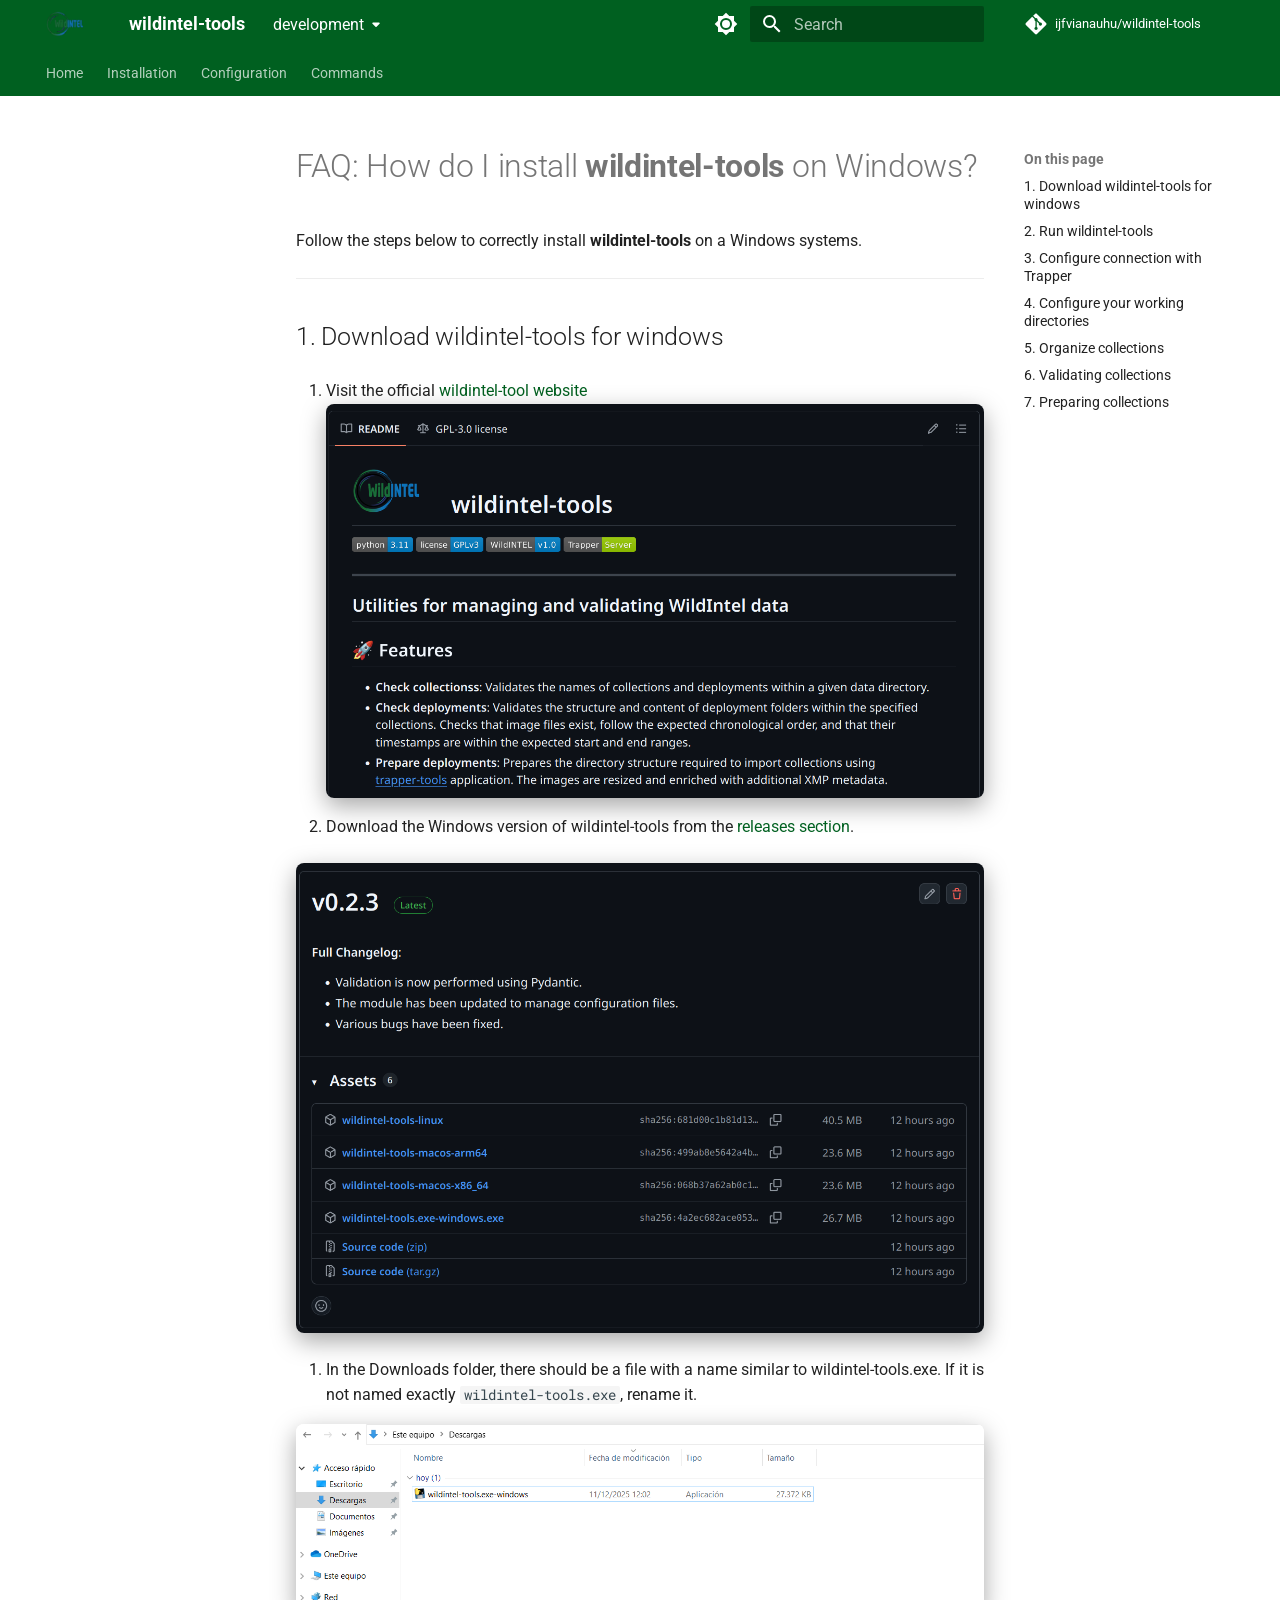
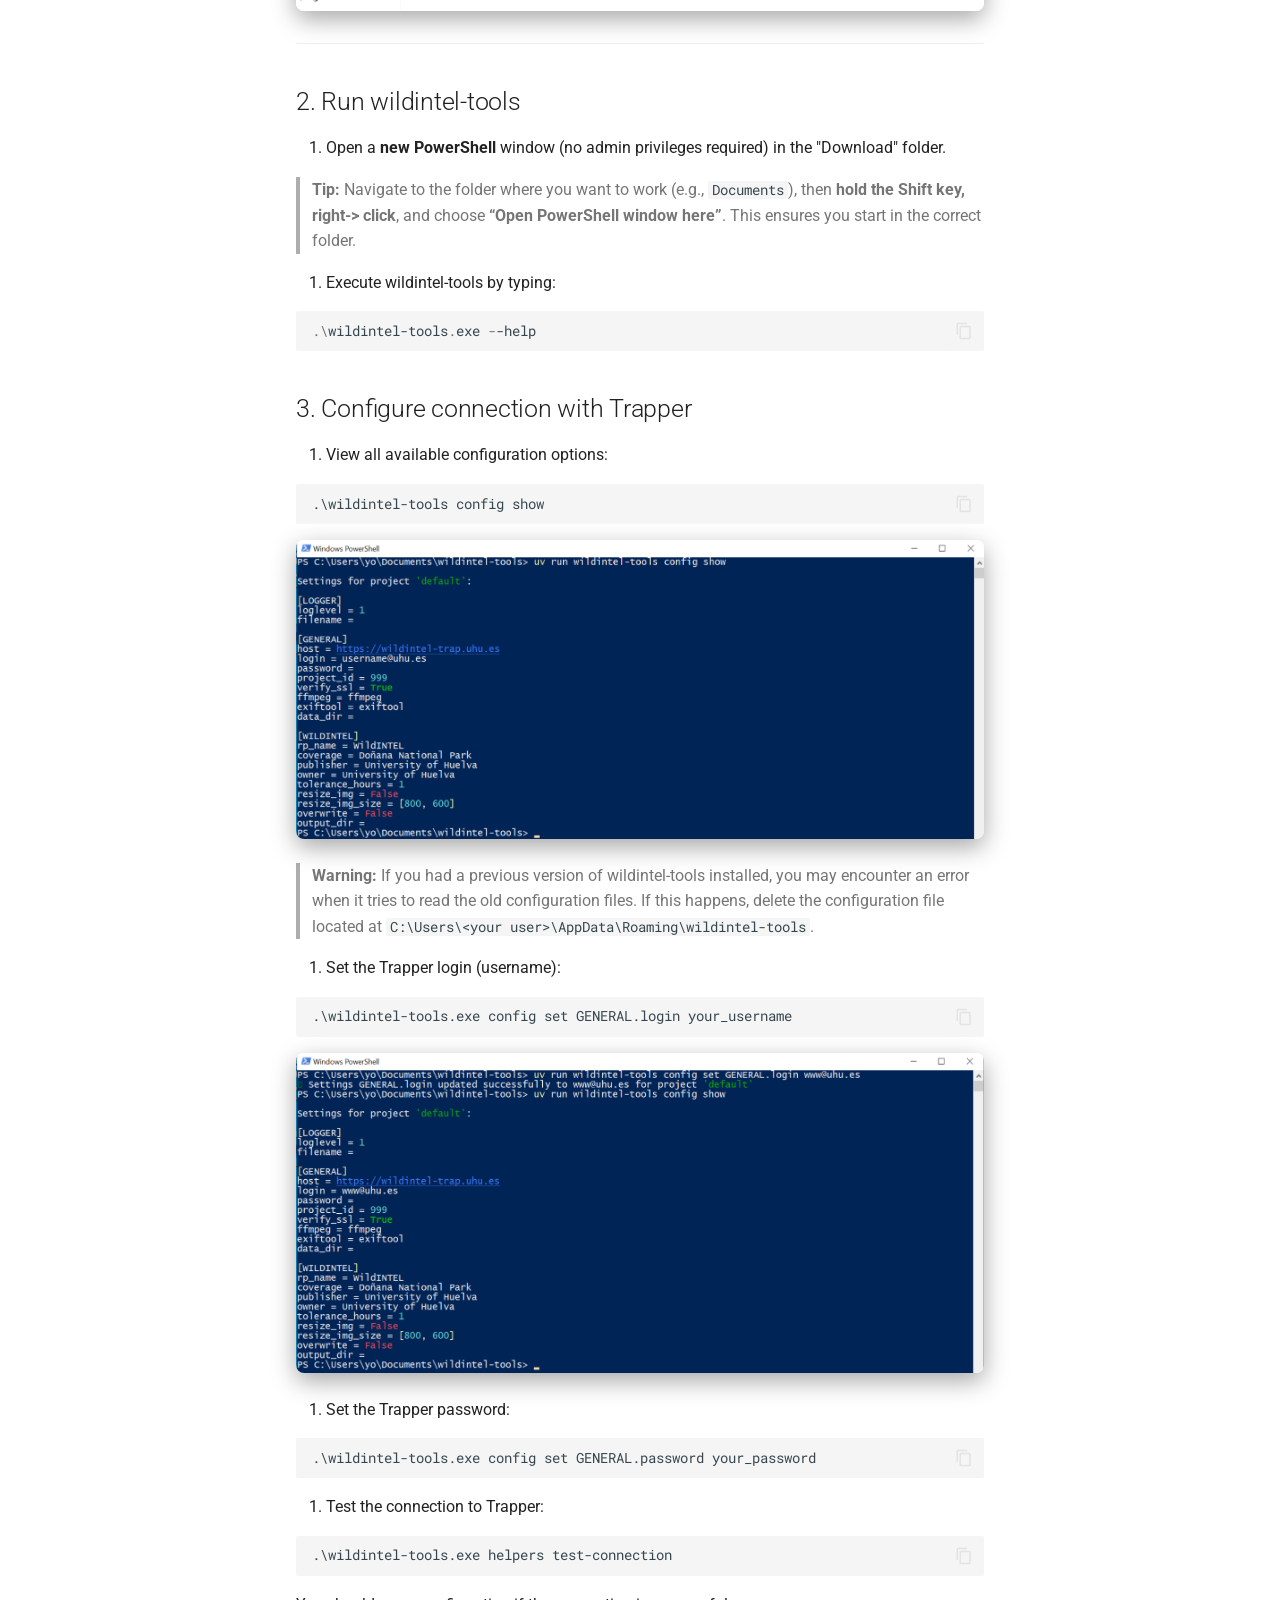
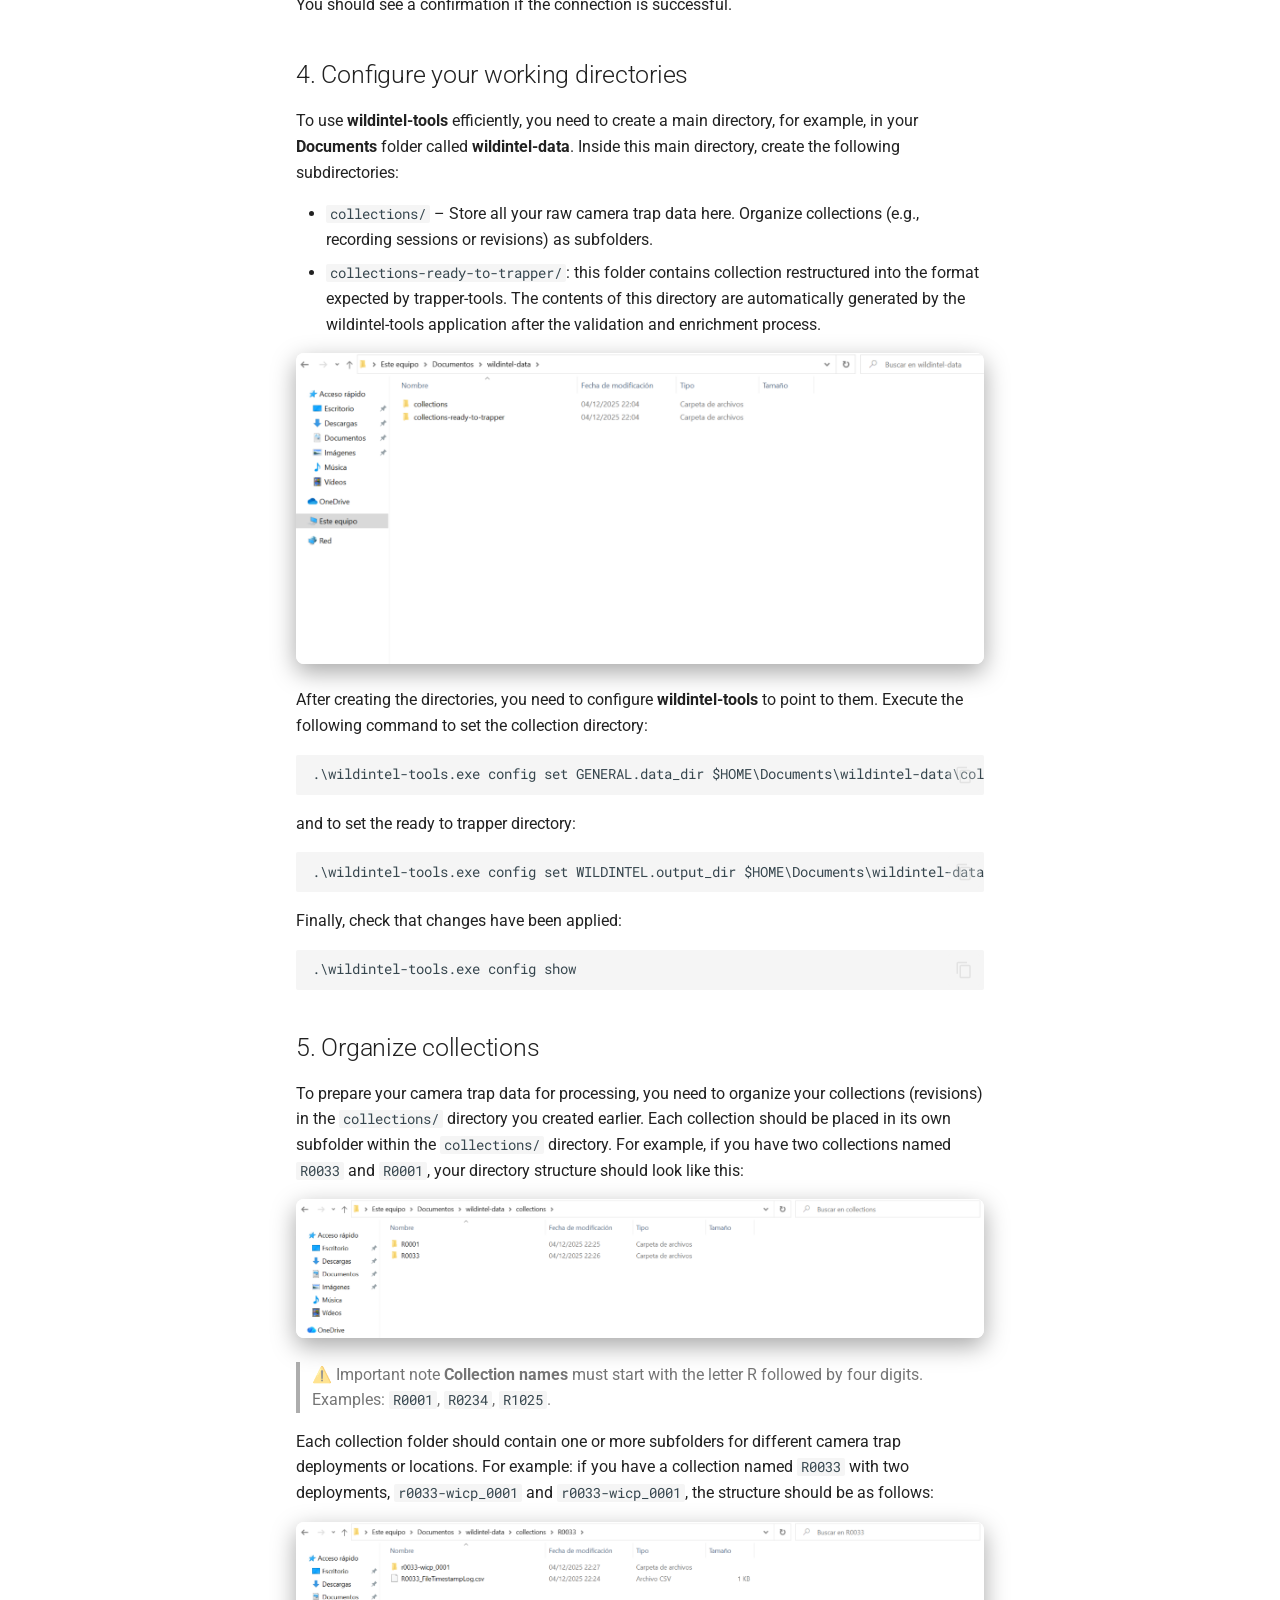
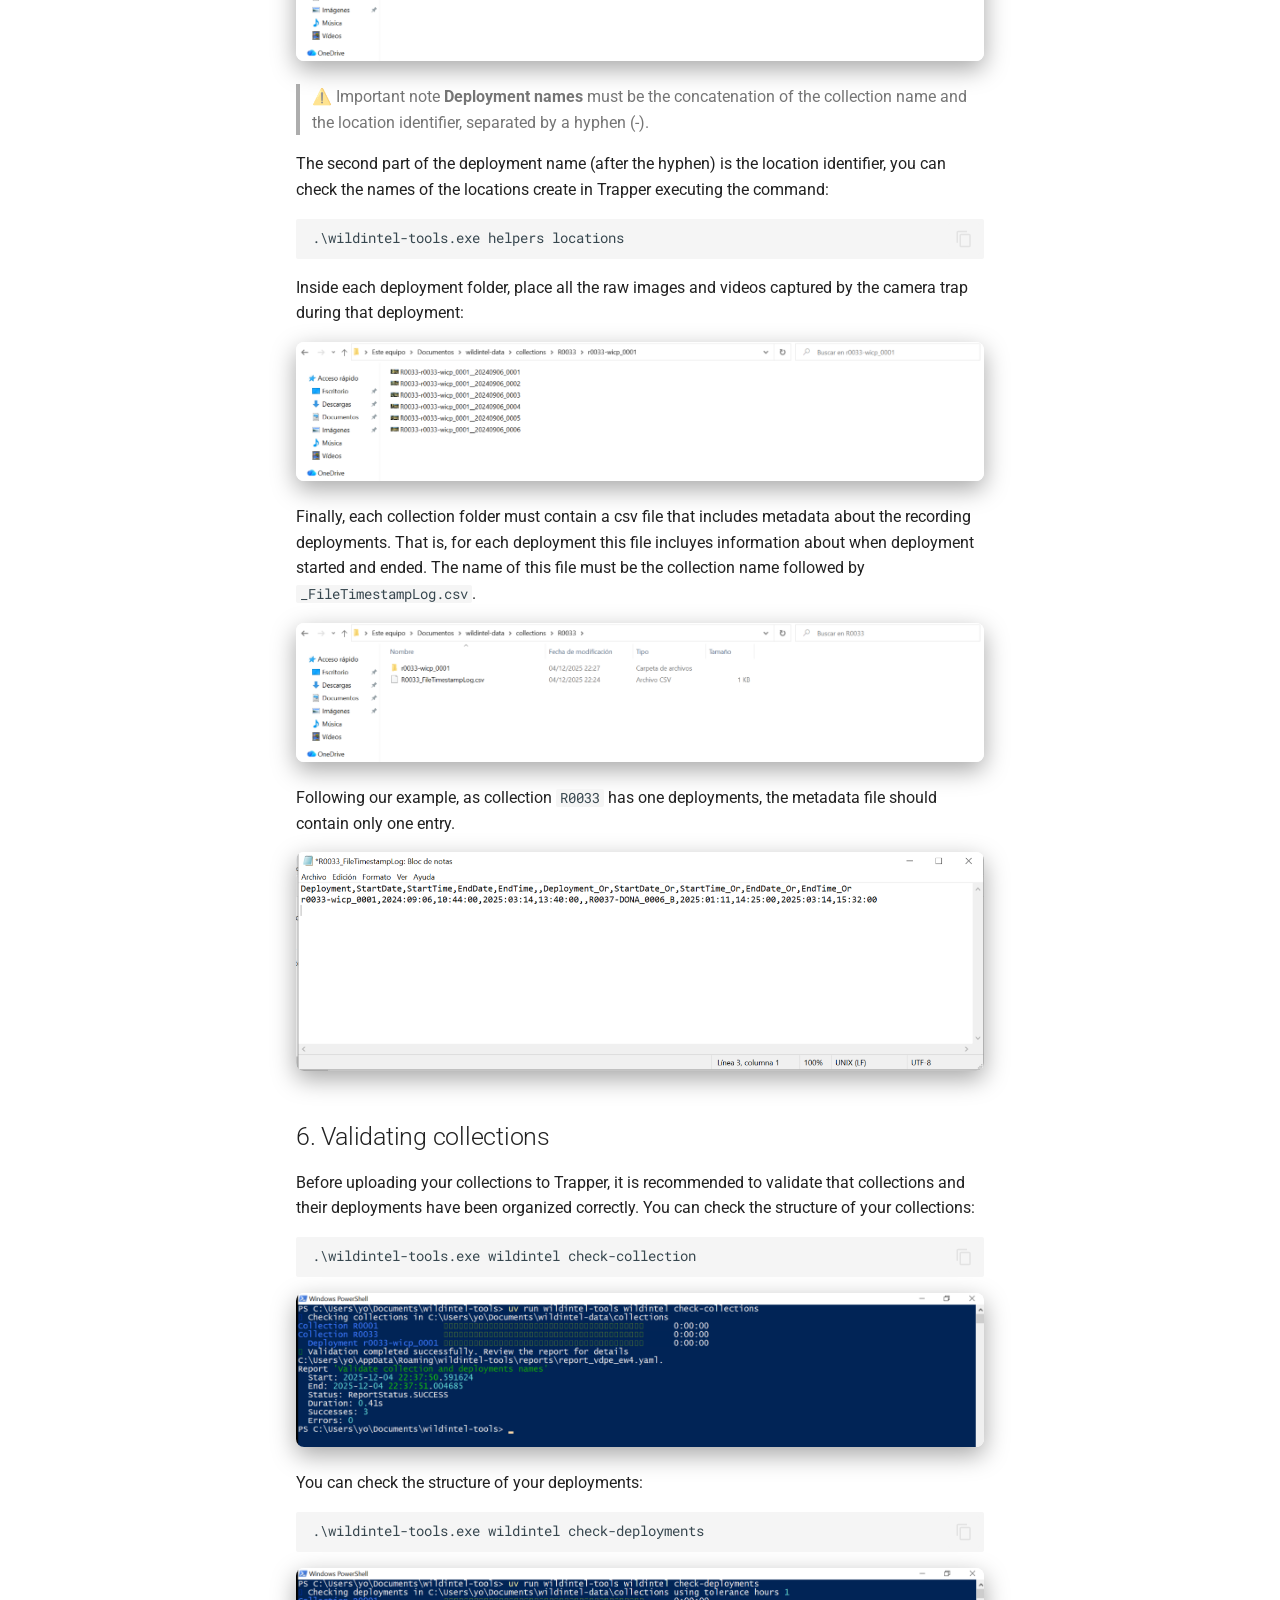
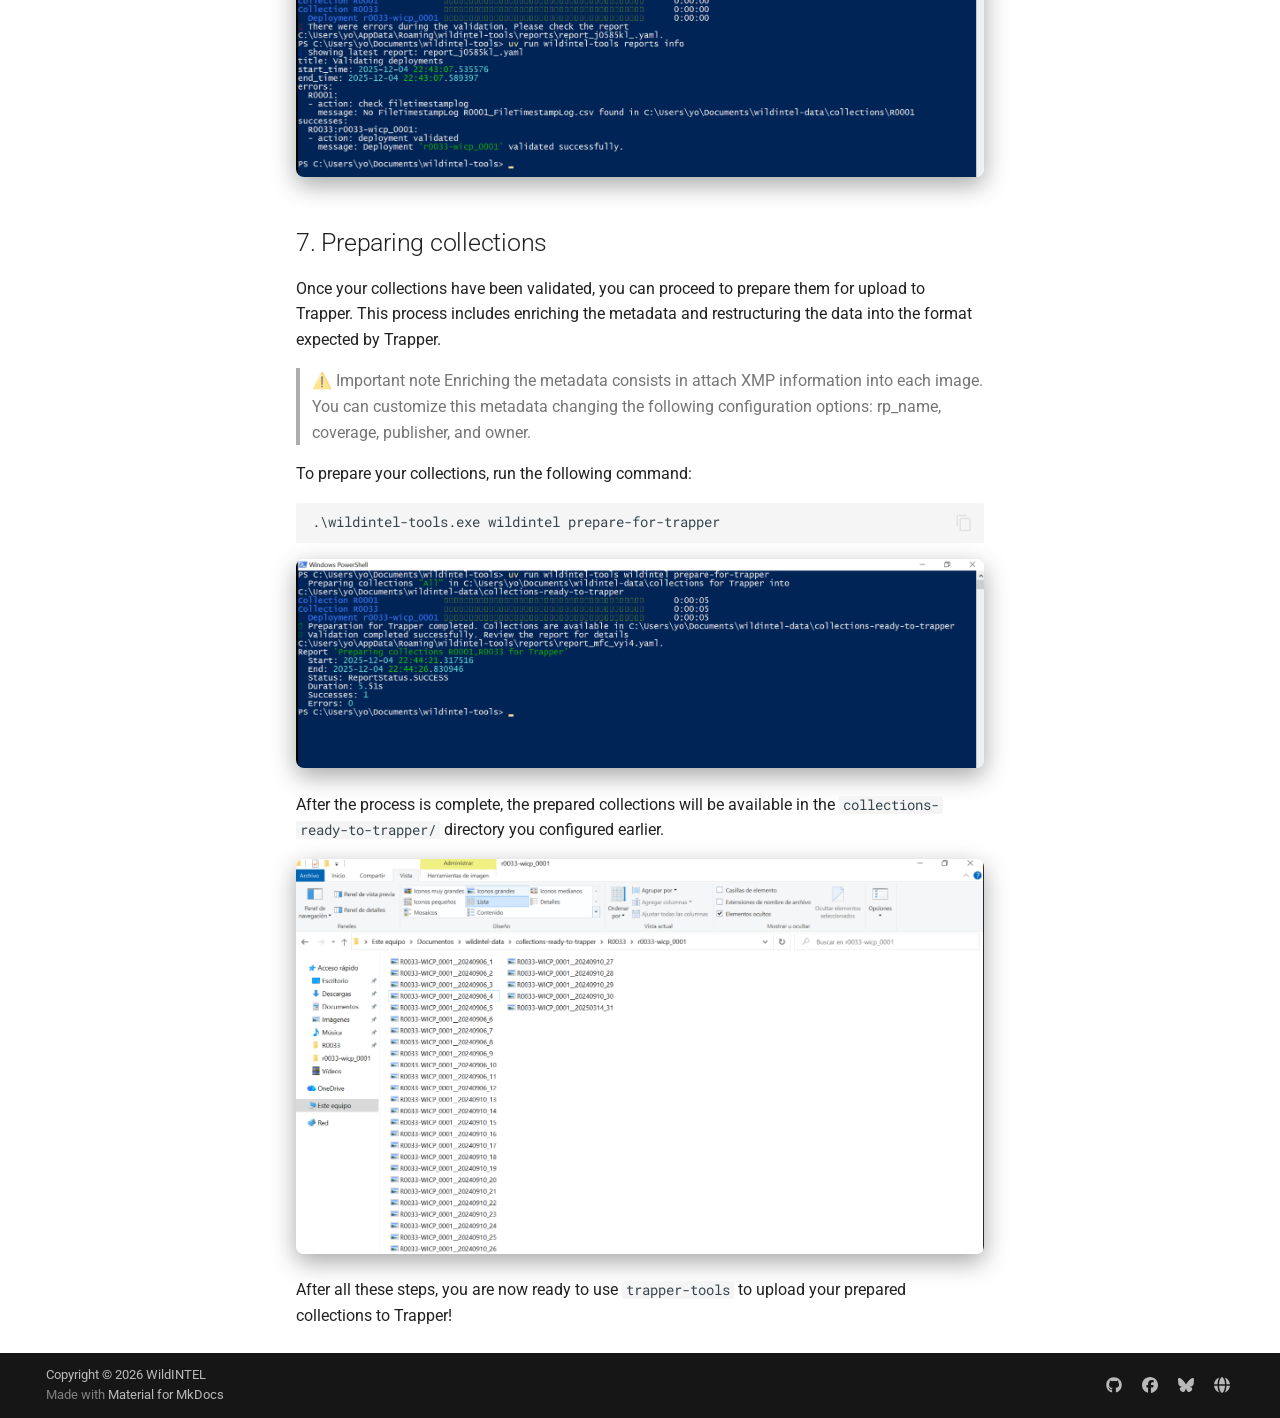
<file: development/faq/windows_exe/index.html>
<!doctype html>
<html lang="en" class="no-js">
  <head>
    
      <meta charset="utf-8">
      <meta name="viewport" content="width=device-width,initial-scale=1">
      
        <meta name="description" content="Utilities for validating and preparing wildlife monitoring data for the WildINTEL project and Trapper platform">
      
      
      
        <link rel="canonical" href="https://ijfvianauhu.github.io/wildintel-tools/development/faq/windows_exe/">
      
      
      
      
        
      
      
      <link rel="icon" href="../../imgs/logo.png">
      <meta name="generator" content="mkdocs-1.6.1, mkdocs-material-9.7.6">
    
    
      
        <title>FAQ: How do I install wildintel-tools on Windows? - wildintel-tools</title>
      
    
    
      <link rel="stylesheet" href="../../assets/stylesheets/main.484c7ddc.min.css">
      
        
        <link rel="stylesheet" href="../../assets/stylesheets/palette.ab4e12ef.min.css">
      
      


    
    
      
    
    
      
        
        
        <link rel="preconnect" href="https://fonts.gstatic.com" crossorigin>
        <link rel="stylesheet" href="https://fonts.googleapis.com/css?family=Roboto:300,300i,400,400i,700,700i%7CRoboto+Mono:400,400i,700,700i&display=fallback">
        <style>:root{--md-text-font:"Roboto";--md-code-font:"Roboto Mono"}</style>
      
    
    
      <link rel="stylesheet" href="../../stylesheets/extras.css">
    
    <script>__md_scope=new URL("../..",location),__md_hash=e=>[...e].reduce(((e,_)=>(e<<5)-e+_.charCodeAt(0)),0),__md_get=(e,_=localStorage,t=__md_scope)=>JSON.parse(_.getItem(t.pathname+"."+e)),__md_set=(e,_,t=localStorage,a=__md_scope)=>{try{t.setItem(a.pathname+"."+e,JSON.stringify(_))}catch(e){}}</script>
    
      

    
    
  </head>
  
  
    
    
      
    
    
    
    
    <body dir="ltr" data-md-color-scheme="default" data-md-color-primary="custom" data-md-color-accent="custom">
  
    
    <input class="md-toggle" data-md-toggle="drawer" type="checkbox" id="__drawer" autocomplete="off">
    <input class="md-toggle" data-md-toggle="search" type="checkbox" id="__search" autocomplete="off">
    <label class="md-overlay" for="__drawer"></label>
    <div data-md-component="skip">
      
        
        <a href="#faq-how-do-i-install-wildintel-tools-on-windows" class="md-skip">
          Skip to content
        </a>
      
    </div>
    <div data-md-component="announce">
      
    </div>
    
      <div data-md-color-scheme="default" data-md-component="outdated" hidden>
        
      </div>
    
    
      

<header class="md-header" data-md-component="header">
  <nav class="md-header__inner md-grid" aria-label="Header">
    <a href="../.." title="wildintel-tools" class="md-header__button md-logo" aria-label="wildintel-tools" data-md-component="logo">
      
  <img src="../../imgs/logo.png" alt="logo">

    </a>
    <label class="md-header__button md-icon" for="__drawer">
      
      <svg xmlns="http://www.w3.org/2000/svg" viewBox="0 0 24 24"><path d="M3 6h18v2H3zm0 5h18v2H3zm0 5h18v2H3z"/></svg>
    </label>
    <div class="md-header__title" data-md-component="header-title">
      <div class="md-header__ellipsis">
        <div class="md-header__topic">
          <span class="md-ellipsis">
            wildintel-tools
          </span>
        </div>
        <div class="md-header__topic" data-md-component="header-topic">
          <span class="md-ellipsis">
            
              FAQ: How do I install wildintel-tools on Windows?
            
          </span>
        </div>
      </div>
    </div>
    
      
        <form class="md-header__option" data-md-component="palette">
  
    
    
    
    <input class="md-option" data-md-color-media="" data-md-color-scheme="default" data-md-color-primary="custom" data-md-color-accent="custom"  aria-label="Switch to dark mode"  type="radio" name="__palette" id="__palette_0">
    
      <label class="md-header__button md-icon" title="Switch to dark mode" for="__palette_1" hidden>
        <svg xmlns="http://www.w3.org/2000/svg" viewBox="0 0 24 24"><path d="M12 8a4 4 0 0 0-4 4 4 4 0 0 0 4 4 4 4 0 0 0 4-4 4 4 0 0 0-4-4m0 10a6 6 0 0 1-6-6 6 6 0 0 1 6-6 6 6 0 0 1 6 6 6 6 0 0 1-6 6m8-9.31V4h-4.69L12 .69 8.69 4H4v4.69L.69 12 4 15.31V20h4.69L12 23.31 15.31 20H20v-4.69L23.31 12z"/></svg>
      </label>
    
  
    
    
    
    <input class="md-option" data-md-color-media="" data-md-color-scheme="slate" data-md-color-primary="custom" data-md-color-accent="custom"  aria-label="Switch to light mode"  type="radio" name="__palette" id="__palette_1">
    
      <label class="md-header__button md-icon" title="Switch to light mode" for="__palette_0" hidden>
        <svg xmlns="http://www.w3.org/2000/svg" viewBox="0 0 24 24"><path d="M12 18c-.89 0-1.74-.2-2.5-.55C11.56 16.5 13 14.42 13 12s-1.44-4.5-3.5-5.45C10.26 6.2 11.11 6 12 6a6 6 0 0 1 6 6 6 6 0 0 1-6 6m8-9.31V4h-4.69L12 .69 8.69 4H4v4.69L.69 12 4 15.31V20h4.69L12 23.31 15.31 20H20v-4.69L23.31 12z"/></svg>
      </label>
    
  
</form>
      
    
    
      <script>var palette=__md_get("__palette");if(palette&&palette.color){if("(prefers-color-scheme)"===palette.color.media){var media=matchMedia("(prefers-color-scheme: light)"),input=document.querySelector(media.matches?"[data-md-color-media='(prefers-color-scheme: light)']":"[data-md-color-media='(prefers-color-scheme: dark)']");palette.color.media=input.getAttribute("data-md-color-media"),palette.color.scheme=input.getAttribute("data-md-color-scheme"),palette.color.primary=input.getAttribute("data-md-color-primary"),palette.color.accent=input.getAttribute("data-md-color-accent")}for(var[key,value]of Object.entries(palette.color))document.body.setAttribute("data-md-color-"+key,value)}</script>
    
    
    
      
      
        <label class="md-header__button md-icon" for="__search">
          
          <svg xmlns="http://www.w3.org/2000/svg" viewBox="0 0 24 24"><path d="M9.5 3A6.5 6.5 0 0 1 16 9.5c0 1.61-.59 3.09-1.56 4.23l.27.27h.79l5 5-1.5 1.5-5-5v-.79l-.27-.27A6.52 6.52 0 0 1 9.5 16 6.5 6.5 0 0 1 3 9.5 6.5 6.5 0 0 1 9.5 3m0 2C7 5 5 7 5 9.5S7 14 9.5 14 14 12 14 9.5 12 5 9.5 5"/></svg>
        </label>
        <div class="md-search" data-md-component="search" role="dialog">
  <label class="md-search__overlay" for="__search"></label>
  <div class="md-search__inner" role="search">
    <form class="md-search__form" name="search">
      <input type="text" class="md-search__input" name="query" aria-label="Search" placeholder="Search" autocapitalize="off" autocorrect="off" autocomplete="off" spellcheck="false" data-md-component="search-query" required>
      <label class="md-search__icon md-icon" for="__search">
        
        <svg xmlns="http://www.w3.org/2000/svg" viewBox="0 0 24 24"><path d="M9.5 3A6.5 6.5 0 0 1 16 9.5c0 1.61-.59 3.09-1.56 4.23l.27.27h.79l5 5-1.5 1.5-5-5v-.79l-.27-.27A6.52 6.52 0 0 1 9.5 16 6.5 6.5 0 0 1 3 9.5 6.5 6.5 0 0 1 9.5 3m0 2C7 5 5 7 5 9.5S7 14 9.5 14 14 12 14 9.5 12 5 9.5 5"/></svg>
        
        <svg xmlns="http://www.w3.org/2000/svg" viewBox="0 0 24 24"><path d="M20 11v2H8l5.5 5.5-1.42 1.42L4.16 12l7.92-7.92L13.5 5.5 8 11z"/></svg>
      </label>
      <nav class="md-search__options" aria-label="Search">
        
        <button type="reset" class="md-search__icon md-icon" title="Clear" aria-label="Clear" tabindex="-1">
          
          <svg xmlns="http://www.w3.org/2000/svg" viewBox="0 0 24 24"><path d="M19 6.41 17.59 5 12 10.59 6.41 5 5 6.41 10.59 12 5 17.59 6.41 19 12 13.41 17.59 19 19 17.59 13.41 12z"/></svg>
        </button>
      </nav>
      
    </form>
    <div class="md-search__output">
      <div class="md-search__scrollwrap" tabindex="0" data-md-scrollfix>
        <div class="md-search-result" data-md-component="search-result">
          <div class="md-search-result__meta">
            Initializing search
          </div>
          <ol class="md-search-result__list" role="presentation"></ol>
        </div>
      </div>
    </div>
  </div>
</div>
      
    
    
      <div class="md-header__source">
        <a href="https://github.com/ijfvianauhu/wildintel-tools" title="Go to repository" class="md-source" data-md-component="source">
  <div class="md-source__icon md-icon">
    
    <svg xmlns="http://www.w3.org/2000/svg" viewBox="0 0 448 512"><!--! Font Awesome Free 7.1.0 by @fontawesome - https://fontawesome.com License - https://fontawesome.com/license/free (Icons: CC BY 4.0, Fonts: SIL OFL 1.1, Code: MIT License) Copyright 2025 Fonticons, Inc.--><path d="M439.6 236.1 244 40.5c-5.4-5.5-12.8-8.5-20.4-8.5s-15 3-20.4 8.4L162.5 81l51.5 51.5c27.1-9.1 52.7 16.8 43.4 43.7l49.7 49.7c34.2-11.8 61.2 31 35.5 56.7-26.5 26.5-70.2-2.9-56-37.3L240.3 199v121.9c25.3 12.5 22.3 41.8 9.1 55-6.4 6.4-15.2 10.1-24.3 10.1s-17.8-3.6-24.3-10.1c-17.6-17.6-11.1-46.9 11.2-56v-123c-20.8-8.5-24.6-30.7-18.6-45L142.6 101 8.5 235.1C3 240.6 0 247.9 0 255.5s3 15 8.5 20.4l195.6 195.7c5.4 5.4 12.7 8.4 20.4 8.4s15-3 20.4-8.4l194.7-194.7c5.4-5.4 8.4-12.8 8.4-20.4s-3-15-8.4-20.4"/></svg>
  </div>
  <div class="md-source__repository">
    ijfvianauhu/wildintel-tools
  </div>
</a>
      </div>
    
  </nav>
  
</header>
    
    <div class="md-container" data-md-component="container">
      
      
        
          
            
<nav class="md-tabs" aria-label="Tabs" data-md-component="tabs">
  <div class="md-grid">
    <ul class="md-tabs__list">
      
        
  
  
  
  
    <li class="md-tabs__item">
      <a href="../.." class="md-tabs__link">
        
  
  
    
  
  Home

      </a>
    </li>
  

      
        
  
  
  
  
    <li class="md-tabs__item">
      <a href="../../installation/" class="md-tabs__link">
        
  
  
    
  
  Installation

      </a>
    </li>
  

      
        
  
  
  
  
    <li class="md-tabs__item">
      <a href="../../configuration/" class="md-tabs__link">
        
  
  
    
  
  Configuration

      </a>
    </li>
  

      
        
  
  
  
  
    
    
      <li class="md-tabs__item">
        <a href="../../commands/config/" class="md-tabs__link">
          
  
  
  Commands

        </a>
      </li>
    
  

      
    </ul>
  </div>
</nav>
          
        
      
      <main class="md-main" data-md-component="main">
        <div class="md-main__inner md-grid">
          
            
              
              <div class="md-sidebar md-sidebar--primary" data-md-component="sidebar" data-md-type="navigation" >
                <div class="md-sidebar__scrollwrap">
                  <div class="md-sidebar__inner">
                    


  


<nav class="md-nav md-nav--primary md-nav--lifted" aria-label="Navigation" data-md-level="0">
  <label class="md-nav__title" for="__drawer">
    <a href="../.." title="wildintel-tools" class="md-nav__button md-logo" aria-label="wildintel-tools" data-md-component="logo">
      
  <img src="../../imgs/logo.png" alt="logo">

    </a>
    wildintel-tools
  </label>
  
    <div class="md-nav__source">
      <a href="https://github.com/ijfvianauhu/wildintel-tools" title="Go to repository" class="md-source" data-md-component="source">
  <div class="md-source__icon md-icon">
    
    <svg xmlns="http://www.w3.org/2000/svg" viewBox="0 0 448 512"><!--! Font Awesome Free 7.1.0 by @fontawesome - https://fontawesome.com License - https://fontawesome.com/license/free (Icons: CC BY 4.0, Fonts: SIL OFL 1.1, Code: MIT License) Copyright 2025 Fonticons, Inc.--><path d="M439.6 236.1 244 40.5c-5.4-5.5-12.8-8.5-20.4-8.5s-15 3-20.4 8.4L162.5 81l51.5 51.5c27.1-9.1 52.7 16.8 43.4 43.7l49.7 49.7c34.2-11.8 61.2 31 35.5 56.7-26.5 26.5-70.2-2.9-56-37.3L240.3 199v121.9c25.3 12.5 22.3 41.8 9.1 55-6.4 6.4-15.2 10.1-24.3 10.1s-17.8-3.6-24.3-10.1c-17.6-17.6-11.1-46.9 11.2-56v-123c-20.8-8.5-24.6-30.7-18.6-45L142.6 101 8.5 235.1C3 240.6 0 247.9 0 255.5s3 15 8.5 20.4l195.6 195.7c5.4 5.4 12.7 8.4 20.4 8.4s15-3 20.4-8.4l194.7-194.7c5.4-5.4 8.4-12.8 8.4-20.4s-3-15-8.4-20.4"/></svg>
  </div>
  <div class="md-source__repository">
    ijfvianauhu/wildintel-tools
  </div>
</a>
    </div>
  
  <ul class="md-nav__list" data-md-scrollfix>
    
      
      
  
  
  
  
    <li class="md-nav__item">
      <a href="../.." class="md-nav__link">
        
  
  
  <span class="md-ellipsis">
    
  
    Home
  

    
  </span>
  
  

      </a>
    </li>
  

    
      
      
  
  
  
  
    <li class="md-nav__item">
      <a href="../../installation/" class="md-nav__link">
        
  
  
  <span class="md-ellipsis">
    
  
    Installation
  

    
  </span>
  
  

      </a>
    </li>
  

    
      
      
  
  
  
  
    <li class="md-nav__item">
      <a href="../../configuration/" class="md-nav__link">
        
  
  
  <span class="md-ellipsis">
    
  
    Configuration
  

    
  </span>
  
  

      </a>
    </li>
  

    
      
      
  
  
  
  
    
    
    
    
      
      
        
      
    
    
    <li class="md-nav__item md-nav__item--nested">
      
        
        
        <input class="md-nav__toggle md-toggle " type="checkbox" id="__nav_4" >
        
          
          <label class="md-nav__link" for="__nav_4" id="__nav_4_label" tabindex="0">
            
  
  
  <span class="md-ellipsis">
    
  
    Commands
  

    
  </span>
  
  

            <span class="md-nav__icon md-icon"></span>
          </label>
        
        <nav class="md-nav" data-md-level="1" aria-labelledby="__nav_4_label" aria-expanded="false">
          <label class="md-nav__title" for="__nav_4">
            <span class="md-nav__icon md-icon"></span>
            
  
    Commands
  

          </label>
          <ul class="md-nav__list" data-md-scrollfix>
            
              
                
  
  
  
  
    <li class="md-nav__item">
      <a href="../../commands/config/" class="md-nav__link">
        
  
  
  <span class="md-ellipsis">
    
  
    config
  

    
  </span>
  
  

      </a>
    </li>
  

              
            
              
                
  
  
  
  
    <li class="md-nav__item">
      <a href="../../commands/reports/" class="md-nav__link">
        
  
  
  <span class="md-ellipsis">
    
  
    reports
  

    
  </span>
  
  

      </a>
    </li>
  

              
            
              
                
  
  
  
  
    <li class="md-nav__item">
      <a href="../../commands/logger/" class="md-nav__link">
        
  
  
  <span class="md-ellipsis">
    
  
    logger
  

    
  </span>
  
  

      </a>
    </li>
  

              
            
              
                
  
  
  
  
    <li class="md-nav__item">
      <a href="../../commands/helpers/" class="md-nav__link">
        
  
  
  <span class="md-ellipsis">
    
  
    helpers
  

    
  </span>
  
  

      </a>
    </li>
  

              
            
              
                
  
  
  
  
    <li class="md-nav__item">
      <a href="../../commands/wildintel/" class="md-nav__link">
        
  
  
  <span class="md-ellipsis">
    
  
    wildintel
  

    
  </span>
  
  

      </a>
    </li>
  

              
            
              
                
  
  
  
  
    <li class="md-nav__item">
      <a href="../../commands/epicollect/" class="md-nav__link">
        
  
  
  <span class="md-ellipsis">
    
  
    epicollect
  

    
  </span>
  
  

      </a>
    </li>
  

              
            
              
                
  
  
  
  
    <li class="md-nav__item">
      <a href="../../commands/zooniverse/" class="md-nav__link">
        
  
  
  <span class="md-ellipsis">
    
  
    zooniverse
  

    
  </span>
  
  

      </a>
    </li>
  

              
            
          </ul>
        </nav>
      
    </li>
  

    
  </ul>
</nav>
                  </div>
                </div>
              </div>
            
            
              
              <div class="md-sidebar md-sidebar--secondary" data-md-component="sidebar" data-md-type="toc" >
                <div class="md-sidebar__scrollwrap">
                  <div class="md-sidebar__inner">
                    

  

<nav class="md-nav md-nav--secondary" aria-label="On this page">
  
  
  
    
  
  
    <label class="md-nav__title" for="__toc">
      <span class="md-nav__icon md-icon"></span>
      On this page
    </label>
    <ul class="md-nav__list" data-md-component="toc" data-md-scrollfix>
      
        <li class="md-nav__item">
  <a href="#1-download-wildintel-tools-for-windows" class="md-nav__link">
    <span class="md-ellipsis">
      
        1. Download wildintel-tools for windows
      
    </span>
  </a>
  
</li>
      
        <li class="md-nav__item">
  <a href="#2-run-wildintel-tools" class="md-nav__link">
    <span class="md-ellipsis">
      
        2. Run wildintel-tools
      
    </span>
  </a>
  
</li>
      
        <li class="md-nav__item">
  <a href="#3-configure-connection-with-trapper" class="md-nav__link">
    <span class="md-ellipsis">
      
        3. Configure connection with Trapper
      
    </span>
  </a>
  
</li>
      
        <li class="md-nav__item">
  <a href="#4-configure-your-working-directories" class="md-nav__link">
    <span class="md-ellipsis">
      
        4. Configure your working directories
      
    </span>
  </a>
  
</li>
      
        <li class="md-nav__item">
  <a href="#5-organize-collections" class="md-nav__link">
    <span class="md-ellipsis">
      
        5. Organize collections
      
    </span>
  </a>
  
</li>
      
        <li class="md-nav__item">
  <a href="#6-validating-collections" class="md-nav__link">
    <span class="md-ellipsis">
      
        6. Validating collections
      
    </span>
  </a>
  
</li>
      
        <li class="md-nav__item">
  <a href="#7-preparing-collections" class="md-nav__link">
    <span class="md-ellipsis">
      
        7. Preparing collections
      
    </span>
  </a>
  
</li>
      
    </ul>
  
</nav>
                  </div>
                </div>
              </div>
            
          
          
            <div class="md-content" data-md-component="content">
              
              <article class="md-content__inner md-typeset">
                
                  


  
  


<h1 id="faq-how-do-i-install-wildintel-tools-on-windows">FAQ: How do I install <strong>wildintel-tools</strong> on Windows?</h1>
<p>Follow the steps below to correctly install <strong>wildintel-tools</strong> on a Windows systems.</p>
<hr />
<h2 id="1-download-wildintel-tools-for-windows">1. Download wildintel-tools for windows</h2>
<ol>
<li>
<p>Visit the official <a href="https://github.com/ijfvianauhu/wildintel-tools">wildintel-tool website</a>
<img alt="wildintel-tools homepage" src="../img/wildintel-tools-homepage.png" /></p>
</li>
<li>
<p>Download the Windows version of wildintel-tools from the <a href="https://github.com/ijfvianauhu/wildintel-tools/releases">releases section</a>.</p>
</li>
</ol>
<p><img alt="wildintel-tools releases" src="../img/wildintel-tools-releases.png" /></p>
<ol>
<li>In the Downloads folder, there should be a file with a name similar to wildintel-tools.exe. If it is not named exactly <code>wildintel-tools.exe</code>, rename it.</li>
</ol>
<p><img alt="wildintel-tools releases" src="../img/download_folder_windows_exe.png" /></p>
<hr />
<h2 id="2-run-wildintel-tools">2. Run wildintel-tools</h2>
<ol>
<li>Open a <strong>new PowerShell</strong> window (no admin privileges required) in the "Download" folder.</li>
</ol>
<blockquote>
<p><strong>Tip:</strong> Navigate to the folder where you want to work (e.g., <code>Documents</code>), then <strong>hold the Shift key, right-&gt; click</strong>, and choose <strong>“Open PowerShell window here”</strong>. This ensures you start in the correct folder.</p>
</blockquote>
<ol>
<li>Execute wildintel-tools by typing:</li>
</ol>
<div class="highlight"><pre><span></span><code><a id="__codelineno-0-1" name="__codelineno-0-1" href="#__codelineno-0-1"></a><span class="p">.\</span><span class="n">wildintel-tools</span><span class="p">.</span><span class="n">exe</span> <span class="p">-</span><span class="n">-help</span>
</code></pre></div>
<h2 id="3-configure-connection-with-trapper">3. Configure connection with Trapper</h2>
<ol>
<li>View all available configuration options:</li>
</ol>
<div class="highlight"><pre><span></span><code><a id="__codelineno-1-1" name="__codelineno-1-1" href="#__codelineno-1-1"></a>.\wildintel-tools config show
</code></pre></div>
<p><img alt="Available configuration options" src="../faq_install_windows_uv_13.png" /></p>
<blockquote>
<p><strong>Warning:</strong> If you had a previous version of wildintel-tools installed, you may encounter an error when it tries to read the
old configuration files. If this happens, delete the configuration file located at <code>C:\Users\&lt;your user&gt;\AppData\Roaming\wildintel-tools</code>.</p>
</blockquote>
<ol>
<li>Set the Trapper login (username):</li>
</ol>
<div class="highlight"><pre><span></span><code><a id="__codelineno-2-1" name="__codelineno-2-1" href="#__codelineno-2-1"></a>.\wildintel-tools.exe config set GENERAL.login your_username
</code></pre></div>
<p><img alt="Set the Trapper login" src="../faq_install_windows_uv_14.png" /></p>
<ol>
<li>Set the Trapper password:</li>
</ol>
<div class="highlight"><pre><span></span><code><a id="__codelineno-3-1" name="__codelineno-3-1" href="#__codelineno-3-1"></a>.\wildintel-tools.exe config set GENERAL.password your_password
</code></pre></div>
<ol>
<li>Test the connection to Trapper:</li>
</ol>
<div class="highlight"><pre><span></span><code><a id="__codelineno-4-1" name="__codelineno-4-1" href="#__codelineno-4-1"></a>.\wildintel-tools.exe helpers test-connection
</code></pre></div>
<p>You should see a confirmation if the connection is successful.</p>
<h2 id="4-configure-your-working-directories">4. Configure your working directories</h2>
<p>To use <strong>wildintel-tools</strong> efficiently, you need to create a main directory, for example, in your <strong>Documents</strong> folder 
called <strong>wildintel-data</strong>. Inside this main directory, create the following subdirectories:</p>
<ul>
<li><code>collections/</code> – Store all your raw camera trap data here. Organize collections (e.g., recording sessions or revisions) as subfolders.</li>
<li><code>collections-ready-to-trapper/</code>: this folder contains collection restructured into the format expected by trapper-tools. The contents of this directory are automatically generated by the wildintel-tools application after the validation and enrichment process.</li>
</ul>
<p><img alt="Set the Trapper login" src="../faq_install_windows_uv_15.png" /></p>
<p>After creating the directories, you need to configure <strong>wildintel-tools</strong> to point to them. Execute the following 
command to set the collection directory:</p>
<div class="highlight"><pre><span></span><code><a id="__codelineno-5-1" name="__codelineno-5-1" href="#__codelineno-5-1"></a>.\wildintel-tools.exe config set GENERAL.data_dir $HOME\Documents\wildintel-data\collections
</code></pre></div>
<p>and to set the ready to trapper directory:</p>
<div class="highlight"><pre><span></span><code><a id="__codelineno-6-1" name="__codelineno-6-1" href="#__codelineno-6-1"></a>.\wildintel-tools.exe config set WILDINTEL.output_dir $HOME\Documents\wildintel-data\collections-ready-to-trapper\
</code></pre></div>
<p>Finally, check that changes have been applied:</p>
<div class="highlight"><pre><span></span><code><a id="__codelineno-7-1" name="__codelineno-7-1" href="#__codelineno-7-1"></a>.\wildintel-tools.exe config show
</code></pre></div>
<h2 id="5-organize-collections">5. Organize collections</h2>
<p>To prepare your camera trap data for processing, you need to organize your collections (revisions) in the <code>collections/</code> 
directory you created earlier. Each collection should be placed in its own subfolder within the <code>collections/</code> directory. 
For example, if you have two collections named <code>R0033</code> and <code>R0001</code>, your directory structure should look like this:</p>
<p><img alt="Organize collections" src="../faq_install_windows_uv_16.png" /></p>
<blockquote>
<p>⚠️ Important note
<strong>Collection names</strong> must start with the letter R followed by four digits. Examples: <code>R0001</code>, <code>R0234</code>, <code>R1025</code>.</p>
</blockquote>
<p>Each collection folder should contain one or more subfolders for different camera trap deployments or locations. For example:
if you have a collection named <code>R0033</code> with two deployments, <code>r0033-wicp_0001</code> and <code>r0033-wicp_0001</code>, the structure 
should be as follows:</p>
<p><img alt="Deployments" src="../faq_install_windows_uv_17.png" /></p>
<blockquote>
<p>⚠️ Important note
<strong>Deployment names</strong> must be the concatenation of the collection name and the location identifier, separated by a hyphen (-).</p>
</blockquote>
<p>The second part of the deployment name (after the hyphen) is the location identifier, you can check the names of the
 locations create in Trapper executing the command:</p>
<div class="highlight"><pre><span></span><code><a id="__codelineno-8-1" name="__codelineno-8-1" href="#__codelineno-8-1"></a>.\wildintel-tools.exe helpers locations
</code></pre></div>
<p>Inside each deployment folder, place all the raw images and videos captured by the camera trap during that deployment:</p>
<p><img alt="Raw images" src="../faq_install_windows_uv_18.png" /></p>
<p>Finally, each collection folder must contain a csv file that includes metadata about the recording deployments. That is, 
for each deployment this file incluyes information about when deployment started and ended. The name of this file must be 
the collection name followed by <code>_FileTimestampLog.csv</code>.</p>
<p><img alt="Filetimestamp" src="../faq_install_windows_uv_17.png" /></p>
<p>Following our example, as collection <code>R0033</code> has one deployments, the metadata file should contain only one entry. </p>
<p><img alt="Filetimestamp" src="../faq_install_windows_uv_19.png" /></p>
<h2 id="6-validating-collections">6. Validating collections</h2>
<p>Before uploading your collections to Trapper, it is recommended to validate that collections and their deployments have
been organized correctly. You can check the structure of your collections:</p>
<div class="highlight"><pre><span></span><code><a id="__codelineno-9-1" name="__codelineno-9-1" href="#__codelineno-9-1"></a>.\wildintel-tools.exe wildintel check-collection 
</code></pre></div>
<p><img alt="Filetimestamp" src="../faq_install_windows_uv_20.png" /></p>
<p>You can check the structure of your deployments:</p>
<p><div class="highlight"><pre><span></span><code><a id="__codelineno-10-1" name="__codelineno-10-1" href="#__codelineno-10-1"></a>.\wildintel-tools.exe wildintel check-deployments 
</code></pre></div>
<img alt="Filetimestamp" src="../faq_install_windows_uv_21.png" /></p>
<h2 id="7-preparing-collections">7. Preparing collections</h2>
<p>Once your collections have been validated, you can proceed to prepare them for upload to Trapper. This process includes
enriching the metadata and restructuring the data into the format expected by Trapper. </p>
<blockquote>
<p>⚠️ Important note
Enriching the metadata consists in attach XMP information into each image. You can customize this metadata changing
the following configuration options: rp_name, coverage,  publisher, and owner.
</p>
</blockquote>
<p>To prepare your collections, run the following command:</p>
<div class="highlight"><pre><span></span><code><a id="__codelineno-11-1" name="__codelineno-11-1" href="#__codelineno-11-1"></a>.\wildintel-tools.exe wildintel prepare-for-trapper 
</code></pre></div>
<p><img alt="Filetimestamp" src="../faq_install_windows_uv_22.png" /></p>
<p>After the process is complete, the prepared collections will be available in the <code>collections-ready-to-trapper/</code> directory
you configured earlier.</p>
<p><img alt="collection_ready" src="../faq_install_windows_uv_23.png" /></p>
<p>After all these steps, you are now ready to use <code>trapper-tools</code> to upload your prepared collections to Trapper!</p>












                
              </article>
            </div>
          
          
<script>var target=document.getElementById(location.hash.slice(1));target&&target.name&&(target.checked=target.name.startsWith("__tabbed_"))</script>
        </div>
        
          <button type="button" class="md-top md-icon" data-md-component="top" hidden>
  
  <svg xmlns="http://www.w3.org/2000/svg" viewBox="0 0 24 24"><path d="M13 20h-2V8l-5.5 5.5-1.42-1.42L12 4.16l7.92 7.92-1.42 1.42L13 8z"/></svg>
  Back to top
</button>
        
      </main>
      
        <footer class="md-footer">
  
  <div class="md-footer-meta md-typeset">
    <div class="md-footer-meta__inner md-grid">
      <div class="md-copyright">
  
    <div class="md-copyright__highlight">
      Copyright &copy; 2026 <a href="https://wildintel.eu/">WildINTEL</a>
    </div>
  
  
    Made with
    <a href="https://squidfunk.github.io/mkdocs-material/" target="_blank" rel="noopener">
      Material for MkDocs
    </a>
  
</div>
      
        
<div class="md-social">
  
    
    
    
    
    <a href="https://github.com/wildintelproject" target="_blank" rel="noopener" title="WildINTEL on GitHub" class="md-social__link">
      <svg xmlns="http://www.w3.org/2000/svg" viewBox="0 0 512 512"><!--! Font Awesome Free 7.1.0 by @fontawesome - https://fontawesome.com License - https://fontawesome.com/license/free (Icons: CC BY 4.0, Fonts: SIL OFL 1.1, Code: MIT License) Copyright 2025 Fonticons, Inc.--><path d="M173.9 397.4c0 2-2.3 3.6-5.2 3.6-3.3.3-5.6-1.3-5.6-3.6 0-2 2.3-3.6 5.2-3.6 3-.3 5.6 1.3 5.6 3.6m-31.1-4.5c-.7 2 1.3 4.3 4.3 4.9 2.6 1 5.6 0 6.2-2s-1.3-4.3-4.3-5.2c-2.6-.7-5.5.3-6.2 2.3m44.2-1.7c-2.9.7-4.9 2.6-4.6 4.9.3 2 2.9 3.3 5.9 2.6 2.9-.7 4.9-2.6 4.6-4.6-.3-1.9-3-3.2-5.9-2.9M252.8 8C114.1 8 8 113.3 8 252c0 110.9 69.8 205.8 169.5 239.2 12.8 2.3 17.3-5.6 17.3-12.1 0-6.2-.3-40.4-.3-61.4 0 0-70 15-84.7-29.8 0 0-11.4-29.1-27.8-36.6 0 0-22.9-15.7 1.6-15.4 0 0 24.9 2 38.6 25.8 21.9 38.6 58.6 27.5 72.9 20.9 2.3-16 8.8-27.1 16-33.7-55.9-6.2-112.3-14.3-112.3-110.5 0-27.5 7.6-41.3 23.6-58.9-2.6-6.5-11.1-33.3 2.6-67.9 20.9-6.5 69 27 69 27 20-5.6 41.5-8.5 62.8-8.5s42.8 2.9 62.8 8.5c0 0 48.1-33.6 69-27 13.7 34.7 5.2 61.4 2.6 67.9 16 17.7 25.8 31.5 25.8 58.9 0 96.5-58.9 104.2-114.8 110.5 9.2 7.9 17 22.9 17 46.4 0 33.7-.3 75.4-.3 83.6 0 6.5 4.6 14.4 17.3 12.1C436.2 457.8 504 362.9 504 252 504 113.3 391.5 8 252.8 8M105.2 352.9c-1.3 1-1 3.3.7 5.2 1.6 1.6 3.9 2.3 5.2 1 1.3-1 1-3.3-.7-5.2-1.6-1.6-3.9-2.3-5.2-1m-10.8-8.1c-.7 1.3.3 2.9 2.3 3.9 1.6 1 3.6.7 4.3-.7.7-1.3-.3-2.9-2.3-3.9-2-.6-3.6-.3-4.3.7m32.4 35.6c-1.6 1.3-1 4.3 1.3 6.2 2.3 2.3 5.2 2.6 6.5 1 1.3-1.3.7-4.3-1.3-6.2-2.2-2.3-5.2-2.6-6.5-1m-11.4-14.7c-1.6 1-1.6 3.6 0 5.9s4.3 3.3 5.6 2.3c1.6-1.3 1.6-3.9 0-6.2-1.4-2.3-4-3.3-5.6-2"/></svg>
    </a>
  
    
    
    
    
    <a href="https://www.facebook.com/people/WildIntel/61556603674655/" target="_blank" rel="noopener" title="WildINTEL on Facebook" class="md-social__link">
      <svg xmlns="http://www.w3.org/2000/svg" viewBox="0 0 512 512"><!--! Font Awesome Free 7.1.0 by @fontawesome - https://fontawesome.com License - https://fontawesome.com/license/free (Icons: CC BY 4.0, Fonts: SIL OFL 1.1, Code: MIT License) Copyright 2025 Fonticons, Inc.--><path d="M512 256C512 114.6 397.4 0 256 0S0 114.6 0 256c0 120 82.7 220.8 194.2 248.5V334.2h-52.8V256h52.8v-33.7c0-87.1 39.4-127.5 125-127.5 16.2 0 44.2 3.2 55.7 6.4V172c-6-.6-16.5-1-29.6-1-42 0-58.2 15.9-58.2 57.2V256h83.6l-14.4 78.2H287v175.9C413.8 494.8 512 386.9 512 256"/></svg>
    </a>
  
    
    
    
    
    <a href="https://bsky.app/profile/wildintel.bsky.social" target="_blank" rel="noopener" title="WildINTEL on Bluesky" class="md-social__link">
      <svg xmlns="http://www.w3.org/2000/svg" viewBox="0 0 24 24"><path d="M5.202 2.857C7.954 4.922 10.913 9.11 12 11.358c1.087-2.247 4.046-6.436 6.798-8.501C20.783 1.366 24 .213 24 3.883c0 .732-.42 6.156-.667 7.037-.856 3.061-3.978 3.842-6.755 3.37 4.854.826 6.089 3.562 3.422 6.299-5.065 5.196-7.28-1.304-7.847-2.97-.104-.305-.152-.448-.153-.327 0-.121-.05.022-.153.327-.568 1.666-2.782 8.166-7.847 2.97-2.667-2.737-1.432-5.473 3.422-6.3-2.777.473-5.899-.308-6.755-3.369C.42 10.04 0 4.615 0 3.883c0-3.67 3.217-2.517 5.202-1.026"/></svg>
    </a>
  
    
    
    
    
    <a href="https://wildintel.eu/" target="_blank" rel="noopener" title="WildINTEL website" class="md-social__link">
      <svg xmlns="http://www.w3.org/2000/svg" viewBox="0 0 512 512"><!--! Font Awesome Free 7.1.0 by @fontawesome - https://fontawesome.com License - https://fontawesome.com/license/free (Icons: CC BY 4.0, Fonts: SIL OFL 1.1, Code: MIT License) Copyright 2025 Fonticons, Inc.--><path d="M351.9 280H161c2.9 64.5 17.2 123.9 37.5 167.4 11.4 24.5 23.7 41.8 35.1 52.4 11.2 10.5 18.9 12.2 22.9 12.2s11.7-1.7 22.9-12.2c11.4-10.6 23.7-28 35.1-52.4 20.3-43.5 34.6-102.9 37.5-167.4zm-191-48h190.9c-2.8-64.5-17.1-123.9-37.4-167.4-11.4-24.4-23.7-41.8-35.1-52.4C268.1 1.7 260.4 0 256.4 0s-11.7 1.7-22.9 12.2c-11.4 10.6-23.7 28-35.1 52.4-20.3 43.5-34.6 102.9-37.5 167.4m-48 0c3.5-85.6 25.6-165.1 57.9-217.3C78.7 47.3 10.9 131.2 1.5 232zM1.5 280c9.4 100.8 77.2 184.7 169.3 217.3-32.3-52.2-54.4-131.7-57.9-217.3zm398.4 0c-3.5 85.6-25.6 165.1-57.9 217.3 92.1-32.7 159.9-116.5 169.3-217.3zm111.4-48C501.9 131.2 434.1 47.3 342 14.7c32.3 52.2 54.4 131.7 57.9 217.3z"/></svg>
    </a>
  
</div>
      
    </div>
  </div>
</footer>
      
    </div>
    <div class="md-dialog" data-md-component="dialog">
      <div class="md-dialog__inner md-typeset"></div>
    </div>
    
    
    
      
      
      <script id="__config" type="application/json">{"annotate": null, "base": "../..", "features": ["navigation.tabs", "navigation.sections", "navigation.top", "search.highlight", "content.code.copy", "content.code.annotate"], "search": "../../assets/javascripts/workers/search.2c215733.min.js", "tags": null, "translations": {"clipboard.copied": "Copied to clipboard", "clipboard.copy": "Copy to clipboard", "search.result.more.one": "1 more on this page", "search.result.more.other": "# more on this page", "search.result.none": "No matching documents", "search.result.one": "1 matching document", "search.result.other": "# matching documents", "search.result.placeholder": "Type to start searching", "search.result.term.missing": "Missing", "select.version": "Select version"}, "version": {"default": "latest", "provider": "mike"}}</script>
    
    
      <script src="../../assets/javascripts/bundle.79ae519e.min.js"></script>
      
    
  </body>
</html>
</file>
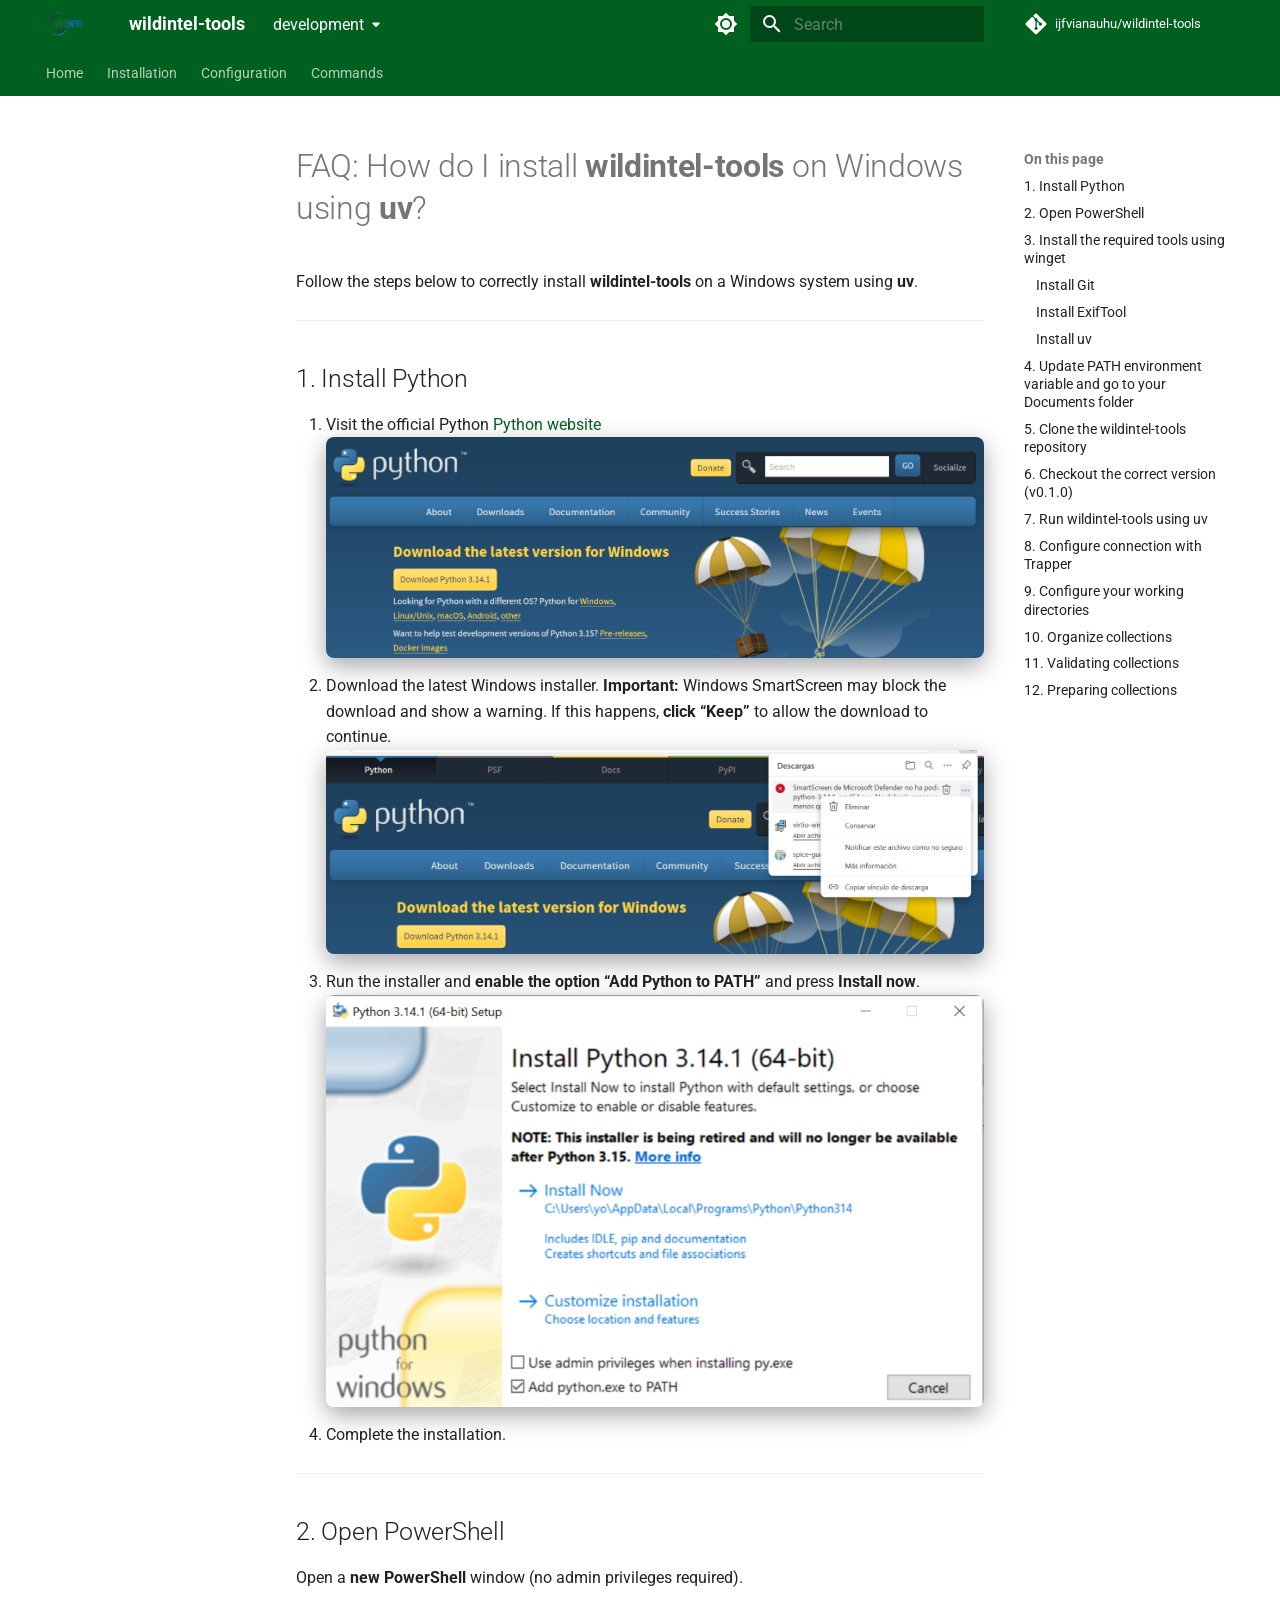
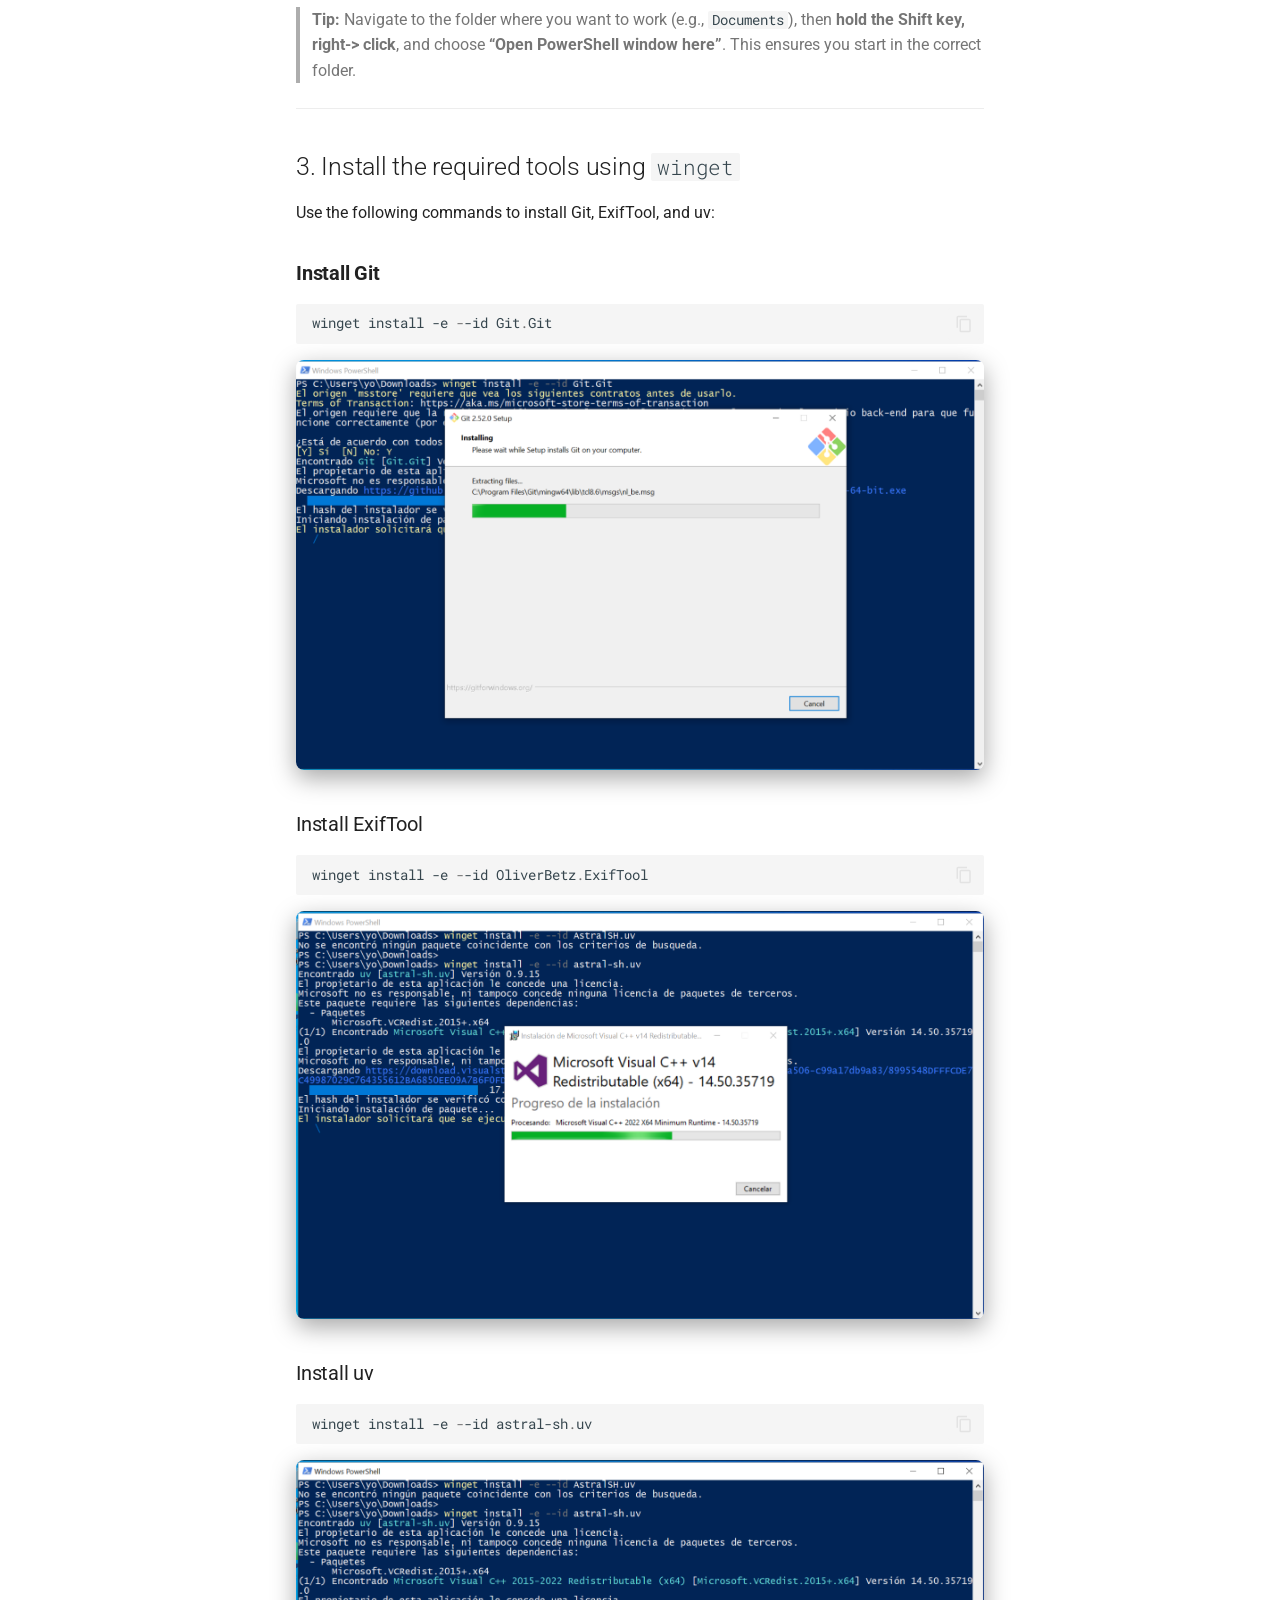
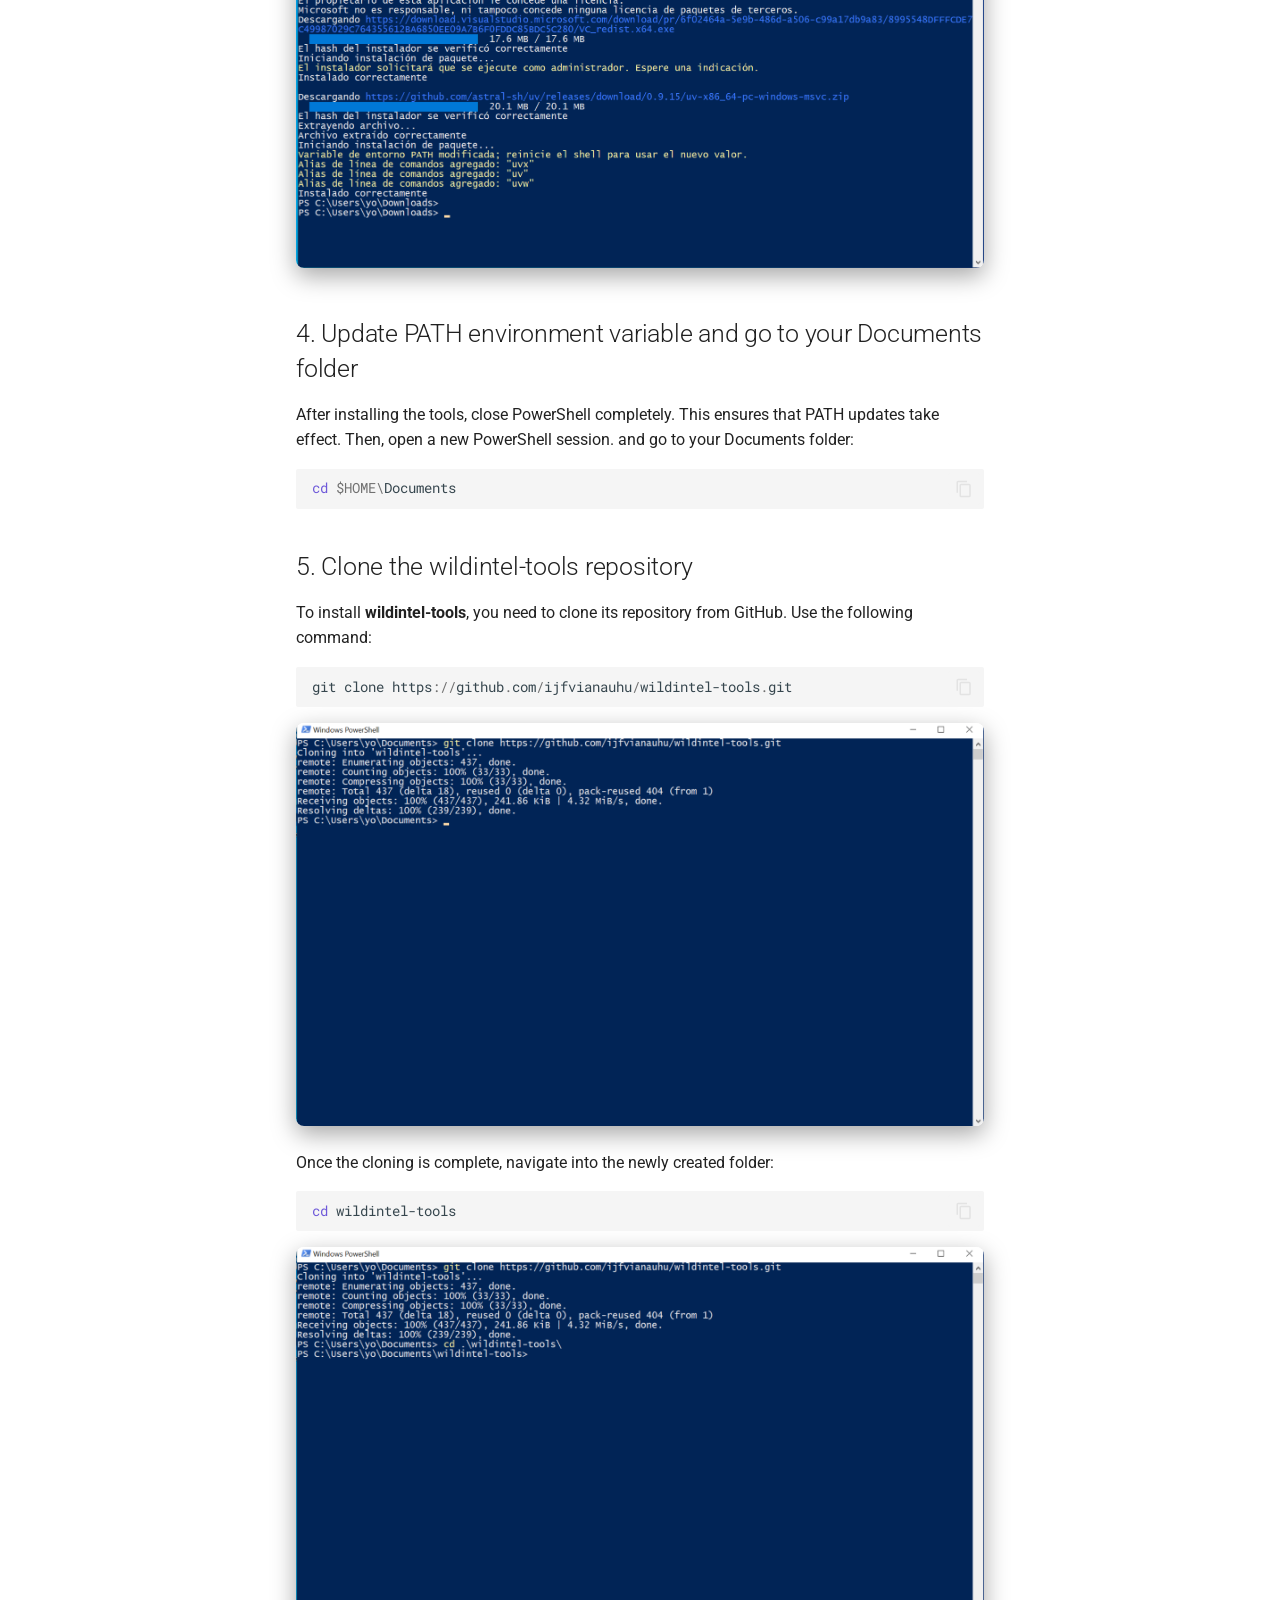
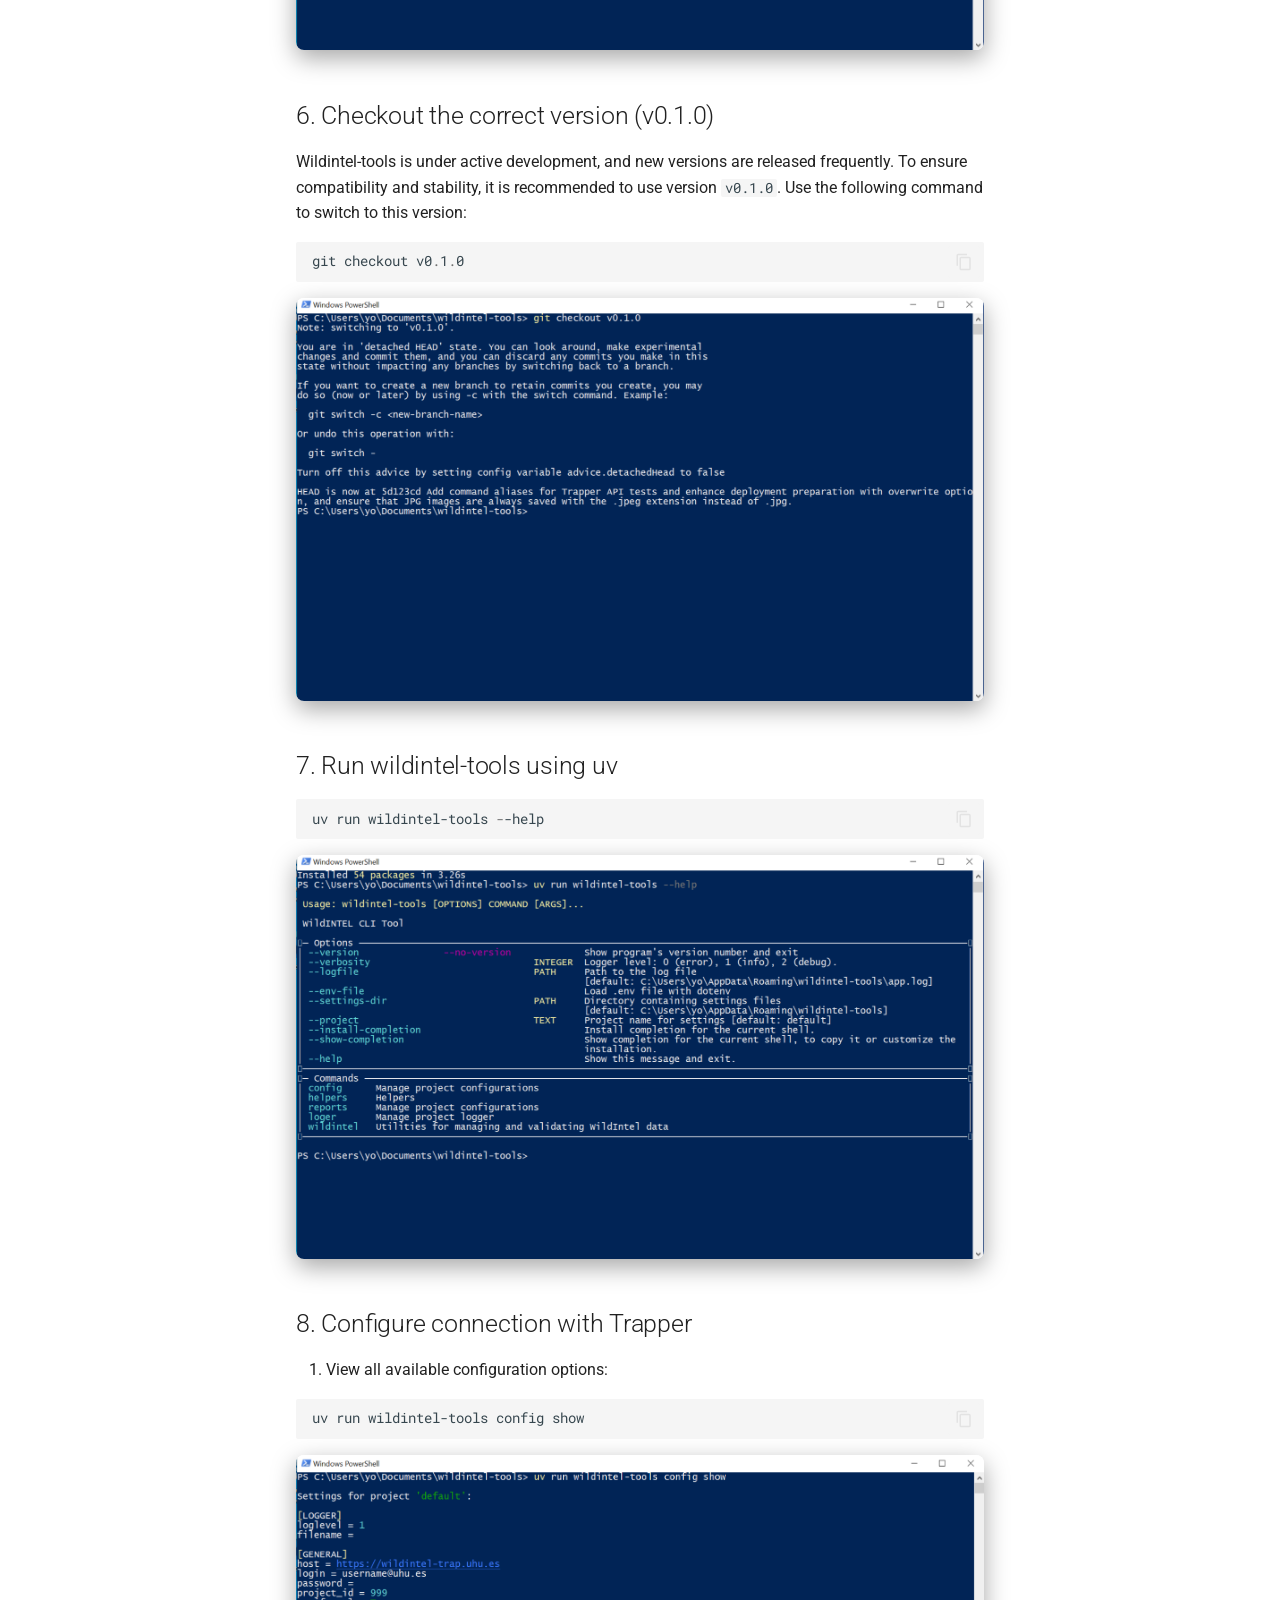
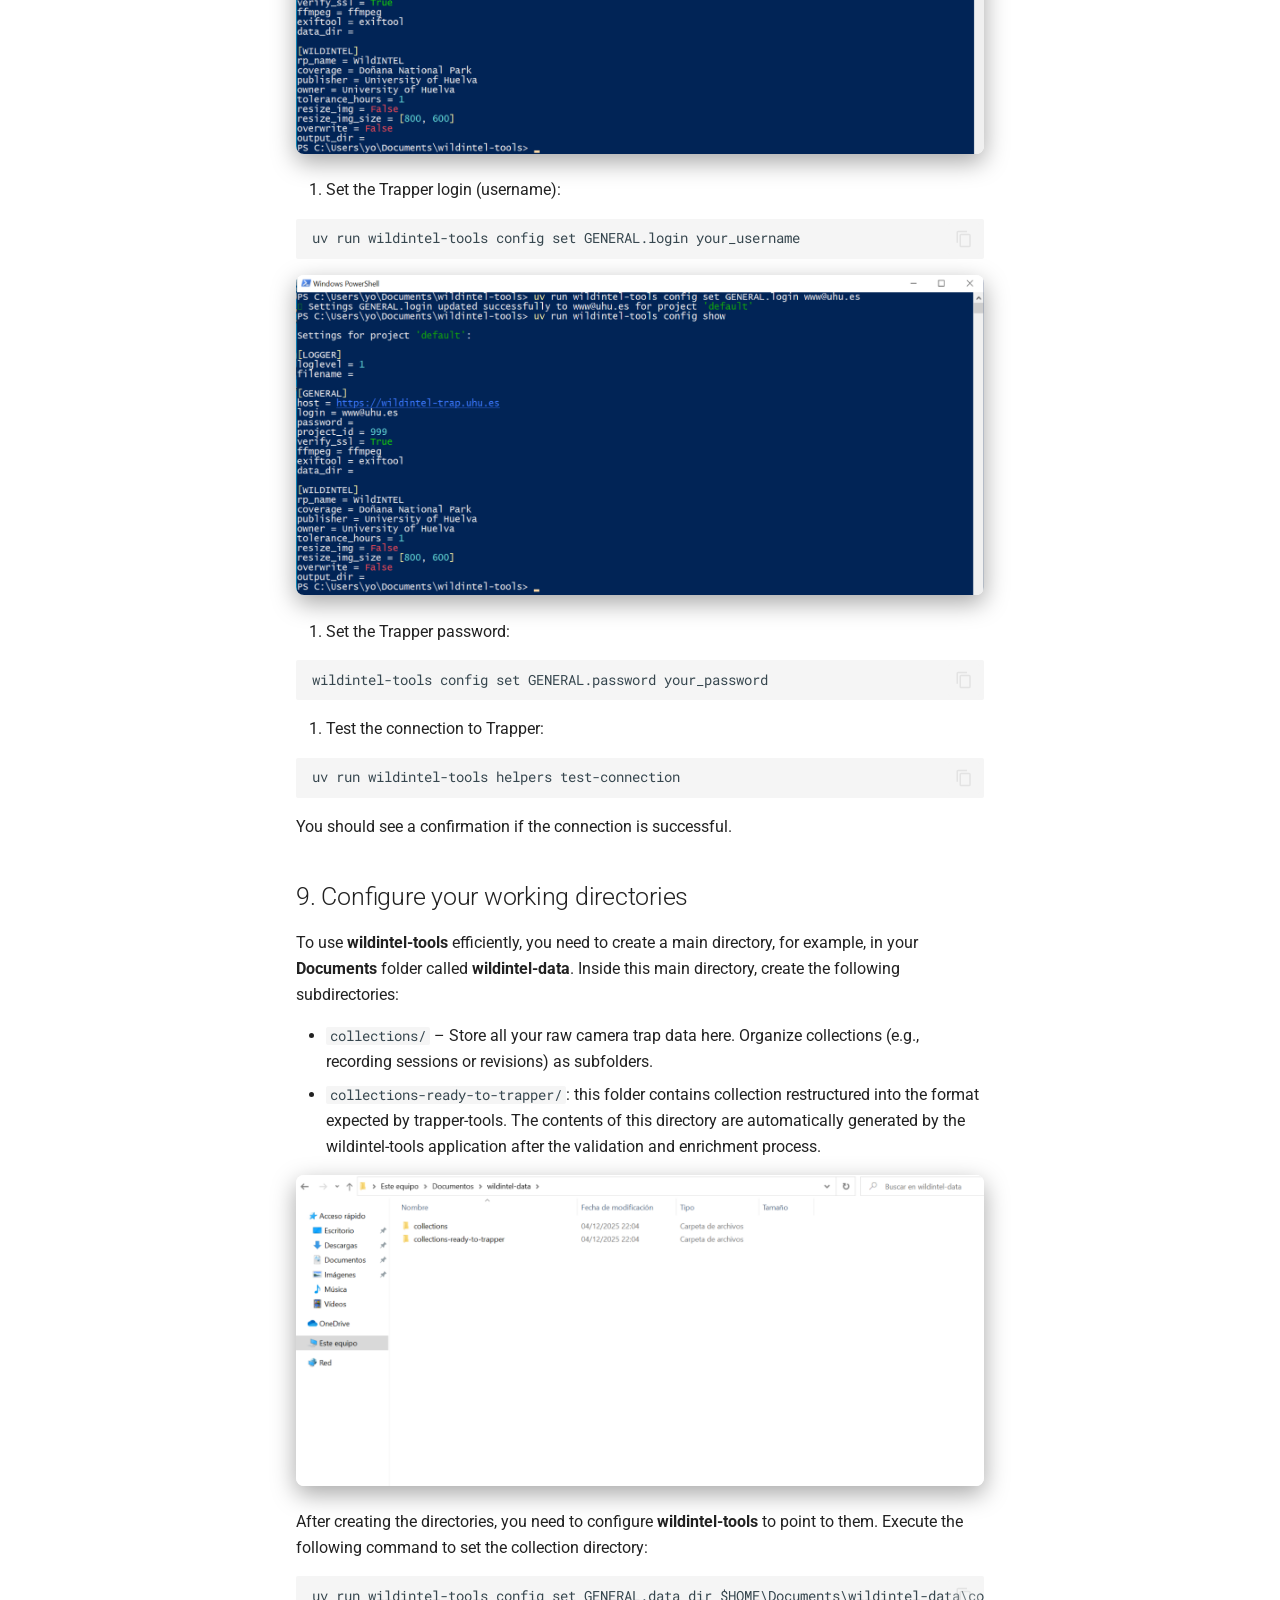
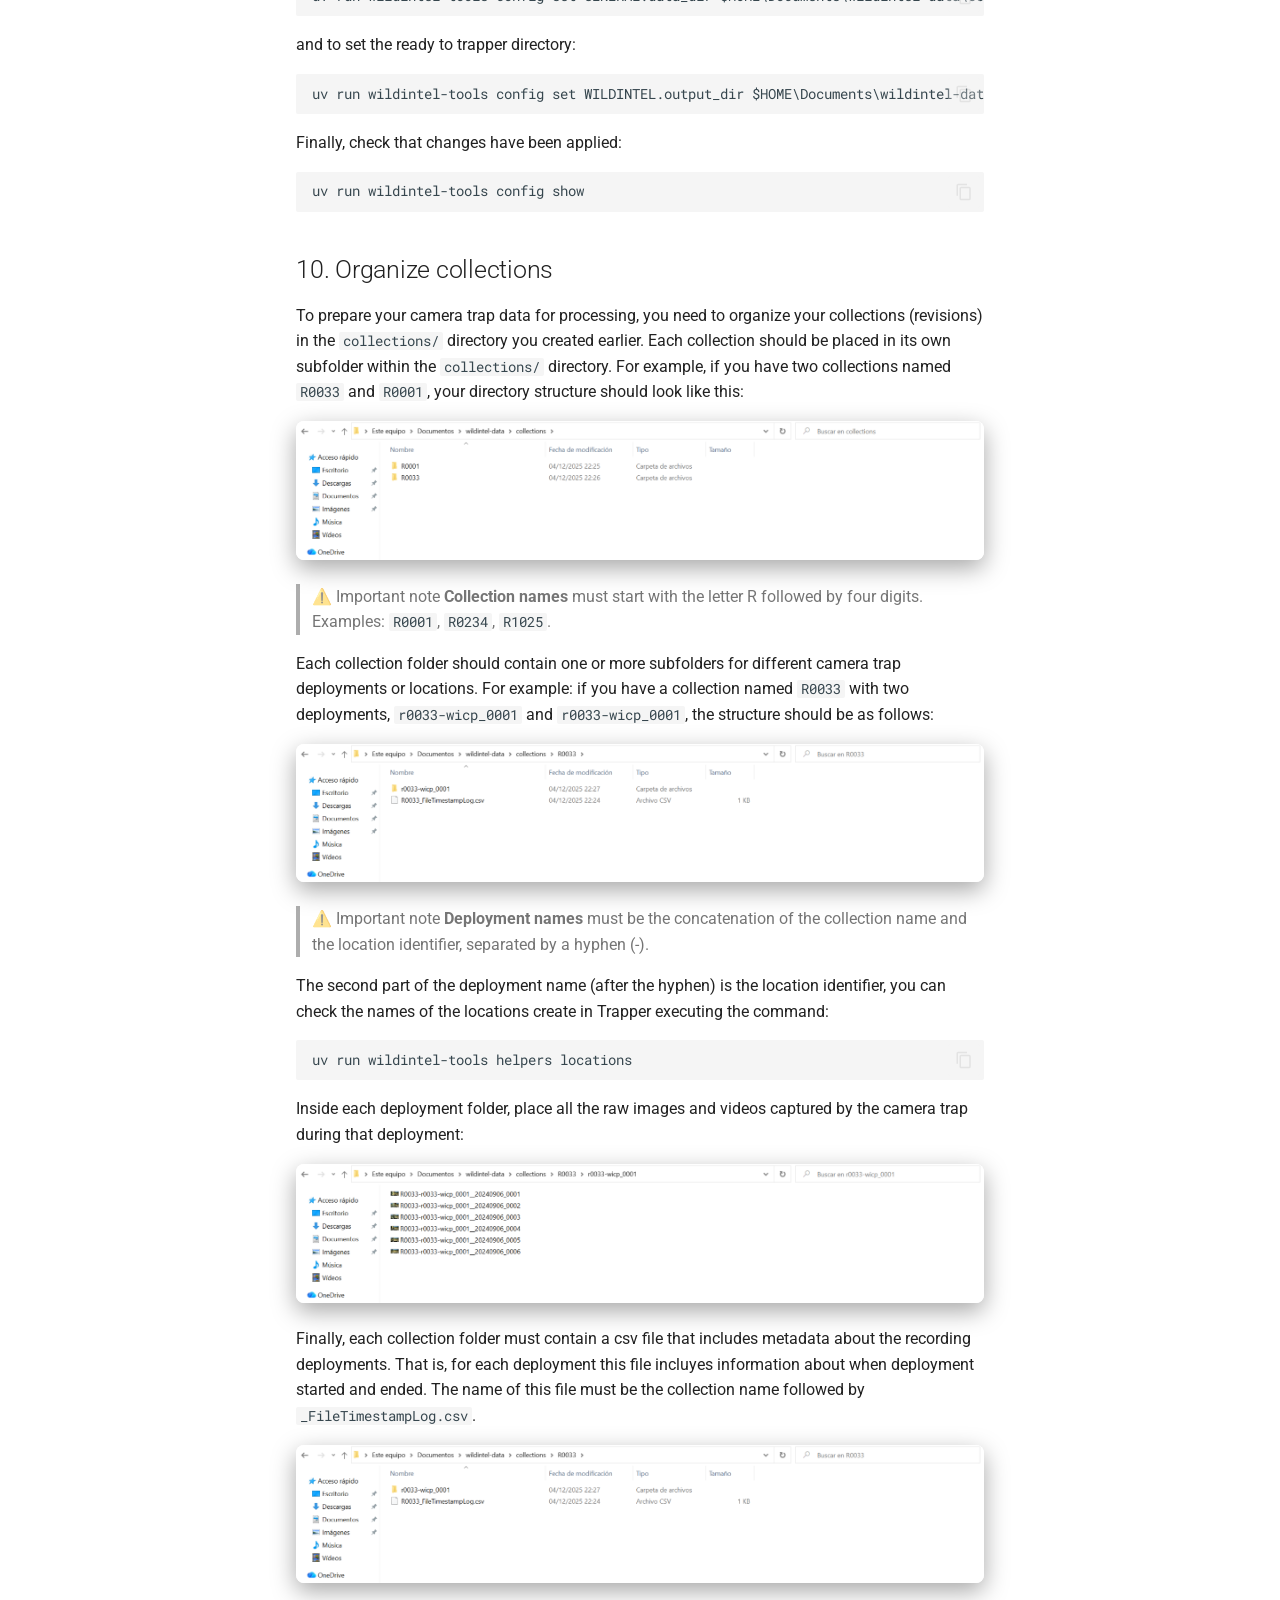
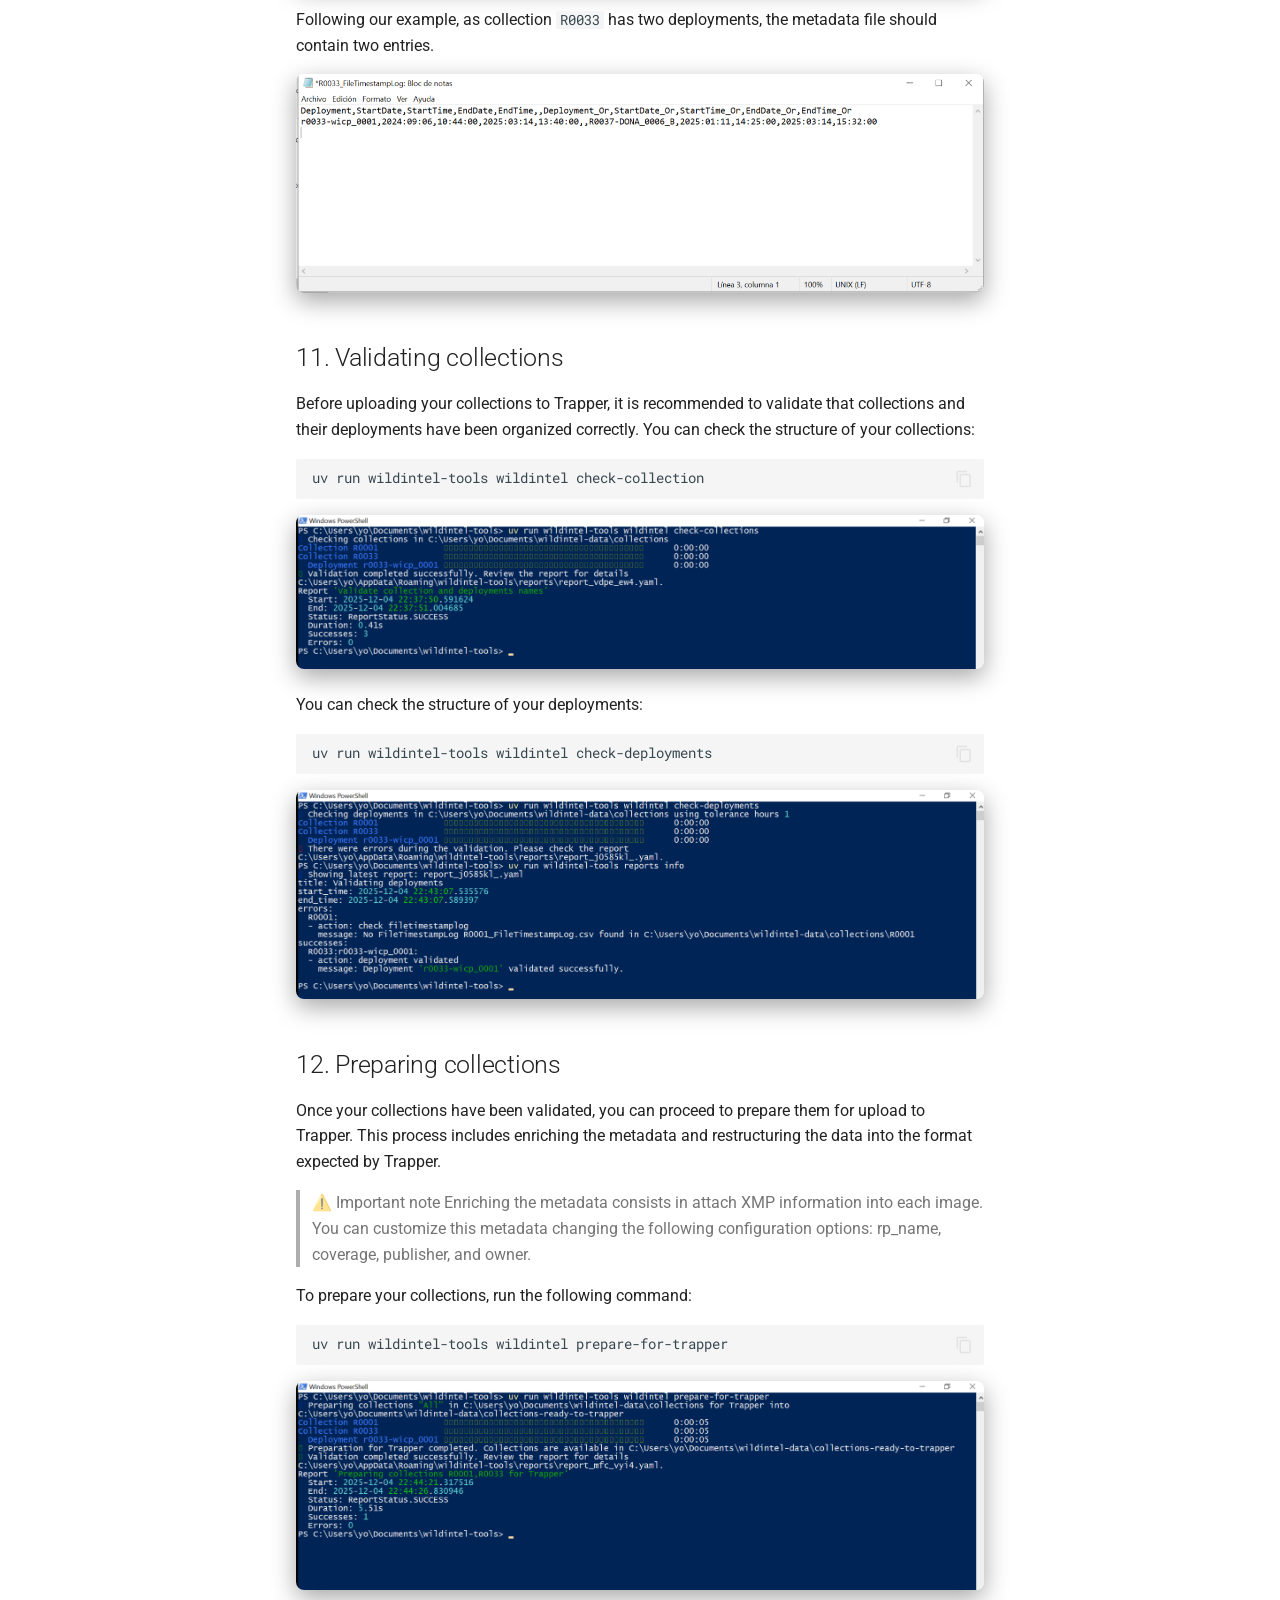
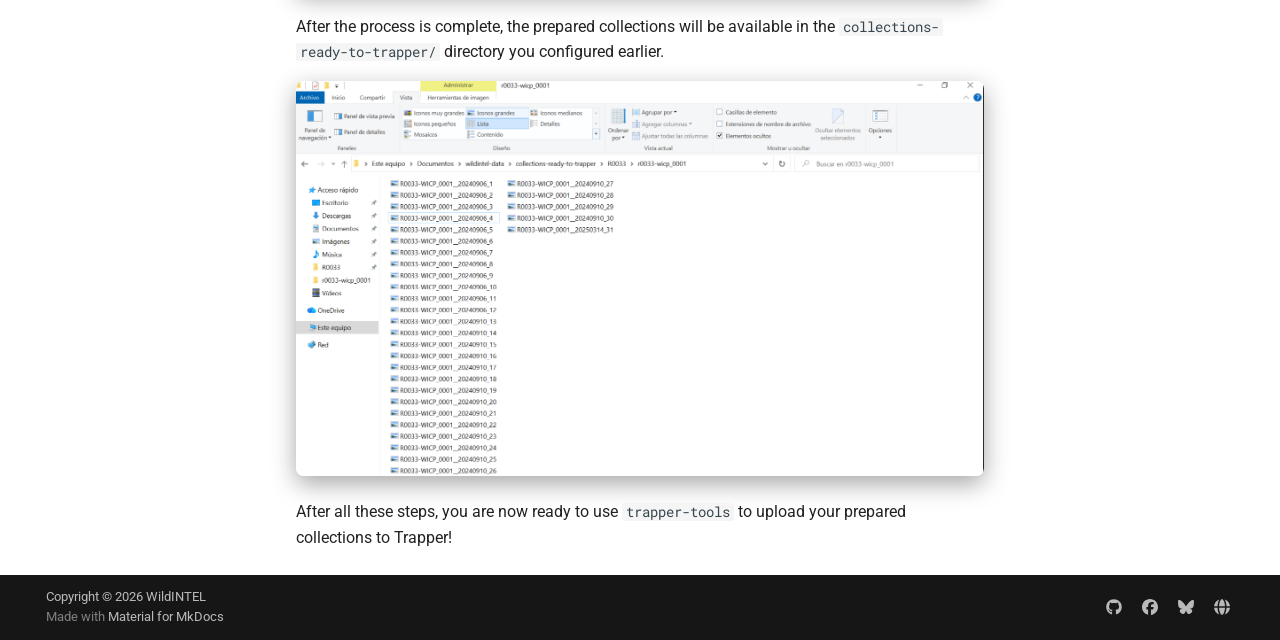
<file: development/faq/windows_uv/index.html>
<!doctype html>
<html lang="en" class="no-js">
  <head>
    
      <meta charset="utf-8">
      <meta name="viewport" content="width=device-width,initial-scale=1">
      
        <meta name="description" content="Utilities for validating and preparing wildlife monitoring data for the WildINTEL project and Trapper platform">
      
      
      
        <link rel="canonical" href="https://ijfvianauhu.github.io/wildintel-tools/development/faq/windows_uv/">
      
      
      
      
        
      
      
      <link rel="icon" href="../../imgs/logo.png">
      <meta name="generator" content="mkdocs-1.6.1, mkdocs-material-9.7.6">
    
    
      
        <title>FAQ: How do I install wildintel-tools on Windows using uv? - wildintel-tools</title>
      
    
    
      <link rel="stylesheet" href="../../assets/stylesheets/main.484c7ddc.min.css">
      
        
        <link rel="stylesheet" href="../../assets/stylesheets/palette.ab4e12ef.min.css">
      
      


    
    
      
    
    
      
        
        
        <link rel="preconnect" href="https://fonts.gstatic.com" crossorigin>
        <link rel="stylesheet" href="https://fonts.googleapis.com/css?family=Roboto:300,300i,400,400i,700,700i%7CRoboto+Mono:400,400i,700,700i&display=fallback">
        <style>:root{--md-text-font:"Roboto";--md-code-font:"Roboto Mono"}</style>
      
    
    
      <link rel="stylesheet" href="../../stylesheets/extras.css">
    
    <script>__md_scope=new URL("../..",location),__md_hash=e=>[...e].reduce(((e,_)=>(e<<5)-e+_.charCodeAt(0)),0),__md_get=(e,_=localStorage,t=__md_scope)=>JSON.parse(_.getItem(t.pathname+"."+e)),__md_set=(e,_,t=localStorage,a=__md_scope)=>{try{t.setItem(a.pathname+"."+e,JSON.stringify(_))}catch(e){}}</script>
    
      

    
    
  </head>
  
  
    
    
      
    
    
    
    
    <body dir="ltr" data-md-color-scheme="default" data-md-color-primary="custom" data-md-color-accent="custom">
  
    
    <input class="md-toggle" data-md-toggle="drawer" type="checkbox" id="__drawer" autocomplete="off">
    <input class="md-toggle" data-md-toggle="search" type="checkbox" id="__search" autocomplete="off">
    <label class="md-overlay" for="__drawer"></label>
    <div data-md-component="skip">
      
        
        <a href="#faq-how-do-i-install-wildintel-tools-on-windows-using-uv" class="md-skip">
          Skip to content
        </a>
      
    </div>
    <div data-md-component="announce">
      
    </div>
    
      <div data-md-color-scheme="default" data-md-component="outdated" hidden>
        
      </div>
    
    
      

<header class="md-header" data-md-component="header">
  <nav class="md-header__inner md-grid" aria-label="Header">
    <a href="../.." title="wildintel-tools" class="md-header__button md-logo" aria-label="wildintel-tools" data-md-component="logo">
      
  <img src="../../imgs/logo.png" alt="logo">

    </a>
    <label class="md-header__button md-icon" for="__drawer">
      
      <svg xmlns="http://www.w3.org/2000/svg" viewBox="0 0 24 24"><path d="M3 6h18v2H3zm0 5h18v2H3zm0 5h18v2H3z"/></svg>
    </label>
    <div class="md-header__title" data-md-component="header-title">
      <div class="md-header__ellipsis">
        <div class="md-header__topic">
          <span class="md-ellipsis">
            wildintel-tools
          </span>
        </div>
        <div class="md-header__topic" data-md-component="header-topic">
          <span class="md-ellipsis">
            
              FAQ: How do I install wildintel-tools on Windows using uv?
            
          </span>
        </div>
      </div>
    </div>
    
      
        <form class="md-header__option" data-md-component="palette">
  
    
    
    
    <input class="md-option" data-md-color-media="" data-md-color-scheme="default" data-md-color-primary="custom" data-md-color-accent="custom"  aria-label="Switch to dark mode"  type="radio" name="__palette" id="__palette_0">
    
      <label class="md-header__button md-icon" title="Switch to dark mode" for="__palette_1" hidden>
        <svg xmlns="http://www.w3.org/2000/svg" viewBox="0 0 24 24"><path d="M12 8a4 4 0 0 0-4 4 4 4 0 0 0 4 4 4 4 0 0 0 4-4 4 4 0 0 0-4-4m0 10a6 6 0 0 1-6-6 6 6 0 0 1 6-6 6 6 0 0 1 6 6 6 6 0 0 1-6 6m8-9.31V4h-4.69L12 .69 8.69 4H4v4.69L.69 12 4 15.31V20h4.69L12 23.31 15.31 20H20v-4.69L23.31 12z"/></svg>
      </label>
    
  
    
    
    
    <input class="md-option" data-md-color-media="" data-md-color-scheme="slate" data-md-color-primary="custom" data-md-color-accent="custom"  aria-label="Switch to light mode"  type="radio" name="__palette" id="__palette_1">
    
      <label class="md-header__button md-icon" title="Switch to light mode" for="__palette_0" hidden>
        <svg xmlns="http://www.w3.org/2000/svg" viewBox="0 0 24 24"><path d="M12 18c-.89 0-1.74-.2-2.5-.55C11.56 16.5 13 14.42 13 12s-1.44-4.5-3.5-5.45C10.26 6.2 11.11 6 12 6a6 6 0 0 1 6 6 6 6 0 0 1-6 6m8-9.31V4h-4.69L12 .69 8.69 4H4v4.69L.69 12 4 15.31V20h4.69L12 23.31 15.31 20H20v-4.69L23.31 12z"/></svg>
      </label>
    
  
</form>
      
    
    
      <script>var palette=__md_get("__palette");if(palette&&palette.color){if("(prefers-color-scheme)"===palette.color.media){var media=matchMedia("(prefers-color-scheme: light)"),input=document.querySelector(media.matches?"[data-md-color-media='(prefers-color-scheme: light)']":"[data-md-color-media='(prefers-color-scheme: dark)']");palette.color.media=input.getAttribute("data-md-color-media"),palette.color.scheme=input.getAttribute("data-md-color-scheme"),palette.color.primary=input.getAttribute("data-md-color-primary"),palette.color.accent=input.getAttribute("data-md-color-accent")}for(var[key,value]of Object.entries(palette.color))document.body.setAttribute("data-md-color-"+key,value)}</script>
    
    
    
      
      
        <label class="md-header__button md-icon" for="__search">
          
          <svg xmlns="http://www.w3.org/2000/svg" viewBox="0 0 24 24"><path d="M9.5 3A6.5 6.5 0 0 1 16 9.5c0 1.61-.59 3.09-1.56 4.23l.27.27h.79l5 5-1.5 1.5-5-5v-.79l-.27-.27A6.52 6.52 0 0 1 9.5 16 6.5 6.5 0 0 1 3 9.5 6.5 6.5 0 0 1 9.5 3m0 2C7 5 5 7 5 9.5S7 14 9.5 14 14 12 14 9.5 12 5 9.5 5"/></svg>
        </label>
        <div class="md-search" data-md-component="search" role="dialog">
  <label class="md-search__overlay" for="__search"></label>
  <div class="md-search__inner" role="search">
    <form class="md-search__form" name="search">
      <input type="text" class="md-search__input" name="query" aria-label="Search" placeholder="Search" autocapitalize="off" autocorrect="off" autocomplete="off" spellcheck="false" data-md-component="search-query" required>
      <label class="md-search__icon md-icon" for="__search">
        
        <svg xmlns="http://www.w3.org/2000/svg" viewBox="0 0 24 24"><path d="M9.5 3A6.5 6.5 0 0 1 16 9.5c0 1.61-.59 3.09-1.56 4.23l.27.27h.79l5 5-1.5 1.5-5-5v-.79l-.27-.27A6.52 6.52 0 0 1 9.5 16 6.5 6.5 0 0 1 3 9.5 6.5 6.5 0 0 1 9.5 3m0 2C7 5 5 7 5 9.5S7 14 9.5 14 14 12 14 9.5 12 5 9.5 5"/></svg>
        
        <svg xmlns="http://www.w3.org/2000/svg" viewBox="0 0 24 24"><path d="M20 11v2H8l5.5 5.5-1.42 1.42L4.16 12l7.92-7.92L13.5 5.5 8 11z"/></svg>
      </label>
      <nav class="md-search__options" aria-label="Search">
        
        <button type="reset" class="md-search__icon md-icon" title="Clear" aria-label="Clear" tabindex="-1">
          
          <svg xmlns="http://www.w3.org/2000/svg" viewBox="0 0 24 24"><path d="M19 6.41 17.59 5 12 10.59 6.41 5 5 6.41 10.59 12 5 17.59 6.41 19 12 13.41 17.59 19 19 17.59 13.41 12z"/></svg>
        </button>
      </nav>
      
    </form>
    <div class="md-search__output">
      <div class="md-search__scrollwrap" tabindex="0" data-md-scrollfix>
        <div class="md-search-result" data-md-component="search-result">
          <div class="md-search-result__meta">
            Initializing search
          </div>
          <ol class="md-search-result__list" role="presentation"></ol>
        </div>
      </div>
    </div>
  </div>
</div>
      
    
    
      <div class="md-header__source">
        <a href="https://github.com/ijfvianauhu/wildintel-tools" title="Go to repository" class="md-source" data-md-component="source">
  <div class="md-source__icon md-icon">
    
    <svg xmlns="http://www.w3.org/2000/svg" viewBox="0 0 448 512"><!--! Font Awesome Free 7.1.0 by @fontawesome - https://fontawesome.com License - https://fontawesome.com/license/free (Icons: CC BY 4.0, Fonts: SIL OFL 1.1, Code: MIT License) Copyright 2025 Fonticons, Inc.--><path d="M439.6 236.1 244 40.5c-5.4-5.5-12.8-8.5-20.4-8.5s-15 3-20.4 8.4L162.5 81l51.5 51.5c27.1-9.1 52.7 16.8 43.4 43.7l49.7 49.7c34.2-11.8 61.2 31 35.5 56.7-26.5 26.5-70.2-2.9-56-37.3L240.3 199v121.9c25.3 12.5 22.3 41.8 9.1 55-6.4 6.4-15.2 10.1-24.3 10.1s-17.8-3.6-24.3-10.1c-17.6-17.6-11.1-46.9 11.2-56v-123c-20.8-8.5-24.6-30.7-18.6-45L142.6 101 8.5 235.1C3 240.6 0 247.9 0 255.5s3 15 8.5 20.4l195.6 195.7c5.4 5.4 12.7 8.4 20.4 8.4s15-3 20.4-8.4l194.7-194.7c5.4-5.4 8.4-12.8 8.4-20.4s-3-15-8.4-20.4"/></svg>
  </div>
  <div class="md-source__repository">
    ijfvianauhu/wildintel-tools
  </div>
</a>
      </div>
    
  </nav>
  
</header>
    
    <div class="md-container" data-md-component="container">
      
      
        
          
            
<nav class="md-tabs" aria-label="Tabs" data-md-component="tabs">
  <div class="md-grid">
    <ul class="md-tabs__list">
      
        
  
  
  
  
    <li class="md-tabs__item">
      <a href="../.." class="md-tabs__link">
        
  
  
    
  
  Home

      </a>
    </li>
  

      
        
  
  
  
  
    <li class="md-tabs__item">
      <a href="../../installation/" class="md-tabs__link">
        
  
  
    
  
  Installation

      </a>
    </li>
  

      
        
  
  
  
  
    <li class="md-tabs__item">
      <a href="../../configuration/" class="md-tabs__link">
        
  
  
    
  
  Configuration

      </a>
    </li>
  

      
        
  
  
  
  
    
    
      <li class="md-tabs__item">
        <a href="../../commands/config/" class="md-tabs__link">
          
  
  
  Commands

        </a>
      </li>
    
  

      
    </ul>
  </div>
</nav>
          
        
      
      <main class="md-main" data-md-component="main">
        <div class="md-main__inner md-grid">
          
            
              
              <div class="md-sidebar md-sidebar--primary" data-md-component="sidebar" data-md-type="navigation" >
                <div class="md-sidebar__scrollwrap">
                  <div class="md-sidebar__inner">
                    


  


<nav class="md-nav md-nav--primary md-nav--lifted" aria-label="Navigation" data-md-level="0">
  <label class="md-nav__title" for="__drawer">
    <a href="../.." title="wildintel-tools" class="md-nav__button md-logo" aria-label="wildintel-tools" data-md-component="logo">
      
  <img src="../../imgs/logo.png" alt="logo">

    </a>
    wildintel-tools
  </label>
  
    <div class="md-nav__source">
      <a href="https://github.com/ijfvianauhu/wildintel-tools" title="Go to repository" class="md-source" data-md-component="source">
  <div class="md-source__icon md-icon">
    
    <svg xmlns="http://www.w3.org/2000/svg" viewBox="0 0 448 512"><!--! Font Awesome Free 7.1.0 by @fontawesome - https://fontawesome.com License - https://fontawesome.com/license/free (Icons: CC BY 4.0, Fonts: SIL OFL 1.1, Code: MIT License) Copyright 2025 Fonticons, Inc.--><path d="M439.6 236.1 244 40.5c-5.4-5.5-12.8-8.5-20.4-8.5s-15 3-20.4 8.4L162.5 81l51.5 51.5c27.1-9.1 52.7 16.8 43.4 43.7l49.7 49.7c34.2-11.8 61.2 31 35.5 56.7-26.5 26.5-70.2-2.9-56-37.3L240.3 199v121.9c25.3 12.5 22.3 41.8 9.1 55-6.4 6.4-15.2 10.1-24.3 10.1s-17.8-3.6-24.3-10.1c-17.6-17.6-11.1-46.9 11.2-56v-123c-20.8-8.5-24.6-30.7-18.6-45L142.6 101 8.5 235.1C3 240.6 0 247.9 0 255.5s3 15 8.5 20.4l195.6 195.7c5.4 5.4 12.7 8.4 20.4 8.4s15-3 20.4-8.4l194.7-194.7c5.4-5.4 8.4-12.8 8.4-20.4s-3-15-8.4-20.4"/></svg>
  </div>
  <div class="md-source__repository">
    ijfvianauhu/wildintel-tools
  </div>
</a>
    </div>
  
  <ul class="md-nav__list" data-md-scrollfix>
    
      
      
  
  
  
  
    <li class="md-nav__item">
      <a href="../.." class="md-nav__link">
        
  
  
  <span class="md-ellipsis">
    
  
    Home
  

    
  </span>
  
  

      </a>
    </li>
  

    
      
      
  
  
  
  
    <li class="md-nav__item">
      <a href="../../installation/" class="md-nav__link">
        
  
  
  <span class="md-ellipsis">
    
  
    Installation
  

    
  </span>
  
  

      </a>
    </li>
  

    
      
      
  
  
  
  
    <li class="md-nav__item">
      <a href="../../configuration/" class="md-nav__link">
        
  
  
  <span class="md-ellipsis">
    
  
    Configuration
  

    
  </span>
  
  

      </a>
    </li>
  

    
      
      
  
  
  
  
    
    
    
    
      
      
        
      
    
    
    <li class="md-nav__item md-nav__item--nested">
      
        
        
        <input class="md-nav__toggle md-toggle " type="checkbox" id="__nav_4" >
        
          
          <label class="md-nav__link" for="__nav_4" id="__nav_4_label" tabindex="0">
            
  
  
  <span class="md-ellipsis">
    
  
    Commands
  

    
  </span>
  
  

            <span class="md-nav__icon md-icon"></span>
          </label>
        
        <nav class="md-nav" data-md-level="1" aria-labelledby="__nav_4_label" aria-expanded="false">
          <label class="md-nav__title" for="__nav_4">
            <span class="md-nav__icon md-icon"></span>
            
  
    Commands
  

          </label>
          <ul class="md-nav__list" data-md-scrollfix>
            
              
                
  
  
  
  
    <li class="md-nav__item">
      <a href="../../commands/config/" class="md-nav__link">
        
  
  
  <span class="md-ellipsis">
    
  
    config
  

    
  </span>
  
  

      </a>
    </li>
  

              
            
              
                
  
  
  
  
    <li class="md-nav__item">
      <a href="../../commands/reports/" class="md-nav__link">
        
  
  
  <span class="md-ellipsis">
    
  
    reports
  

    
  </span>
  
  

      </a>
    </li>
  

              
            
              
                
  
  
  
  
    <li class="md-nav__item">
      <a href="../../commands/logger/" class="md-nav__link">
        
  
  
  <span class="md-ellipsis">
    
  
    logger
  

    
  </span>
  
  

      </a>
    </li>
  

              
            
              
                
  
  
  
  
    <li class="md-nav__item">
      <a href="../../commands/helpers/" class="md-nav__link">
        
  
  
  <span class="md-ellipsis">
    
  
    helpers
  

    
  </span>
  
  

      </a>
    </li>
  

              
            
              
                
  
  
  
  
    <li class="md-nav__item">
      <a href="../../commands/wildintel/" class="md-nav__link">
        
  
  
  <span class="md-ellipsis">
    
  
    wildintel
  

    
  </span>
  
  

      </a>
    </li>
  

              
            
              
                
  
  
  
  
    <li class="md-nav__item">
      <a href="../../commands/epicollect/" class="md-nav__link">
        
  
  
  <span class="md-ellipsis">
    
  
    epicollect
  

    
  </span>
  
  

      </a>
    </li>
  

              
            
              
                
  
  
  
  
    <li class="md-nav__item">
      <a href="../../commands/zooniverse/" class="md-nav__link">
        
  
  
  <span class="md-ellipsis">
    
  
    zooniverse
  

    
  </span>
  
  

      </a>
    </li>
  

              
            
          </ul>
        </nav>
      
    </li>
  

    
  </ul>
</nav>
                  </div>
                </div>
              </div>
            
            
              
              <div class="md-sidebar md-sidebar--secondary" data-md-component="sidebar" data-md-type="toc" >
                <div class="md-sidebar__scrollwrap">
                  <div class="md-sidebar__inner">
                    

  

<nav class="md-nav md-nav--secondary" aria-label="On this page">
  
  
  
    
  
  
    <label class="md-nav__title" for="__toc">
      <span class="md-nav__icon md-icon"></span>
      On this page
    </label>
    <ul class="md-nav__list" data-md-component="toc" data-md-scrollfix>
      
        <li class="md-nav__item">
  <a href="#1-install-python" class="md-nav__link">
    <span class="md-ellipsis">
      
        1. Install Python
      
    </span>
  </a>
  
</li>
      
        <li class="md-nav__item">
  <a href="#2-open-powershell" class="md-nav__link">
    <span class="md-ellipsis">
      
        2. Open PowerShell
      
    </span>
  </a>
  
</li>
      
        <li class="md-nav__item">
  <a href="#3-install-the-required-tools-using-winget" class="md-nav__link">
    <span class="md-ellipsis">
      
        3. Install the required tools using winget
      
    </span>
  </a>
  
    <nav class="md-nav" aria-label="3. Install the required tools using winget">
      <ul class="md-nav__list">
        
          <li class="md-nav__item">
  <a href="#install-git" class="md-nav__link">
    <span class="md-ellipsis">
      
        Install Git
      
    </span>
  </a>
  
</li>
        
          <li class="md-nav__item">
  <a href="#install-exiftool" class="md-nav__link">
    <span class="md-ellipsis">
      
        Install ExifTool
      
    </span>
  </a>
  
</li>
        
          <li class="md-nav__item">
  <a href="#install-uv" class="md-nav__link">
    <span class="md-ellipsis">
      
        Install uv
      
    </span>
  </a>
  
</li>
        
      </ul>
    </nav>
  
</li>
      
        <li class="md-nav__item">
  <a href="#4-update-path-environment-variable-and-go-to-your-documents-folder" class="md-nav__link">
    <span class="md-ellipsis">
      
        4. Update PATH environment variable and go to your Documents folder
      
    </span>
  </a>
  
</li>
      
        <li class="md-nav__item">
  <a href="#5-clone-the-wildintel-tools-repository" class="md-nav__link">
    <span class="md-ellipsis">
      
        5. Clone the wildintel-tools repository
      
    </span>
  </a>
  
</li>
      
        <li class="md-nav__item">
  <a href="#6-checkout-the-correct-version-v010" class="md-nav__link">
    <span class="md-ellipsis">
      
        6. Checkout the correct version (v0.1.0)
      
    </span>
  </a>
  
</li>
      
        <li class="md-nav__item">
  <a href="#7-run-wildintel-tools-using-uv" class="md-nav__link">
    <span class="md-ellipsis">
      
        7. Run wildintel-tools using uv
      
    </span>
  </a>
  
</li>
      
        <li class="md-nav__item">
  <a href="#8-configure-connection-with-trapper" class="md-nav__link">
    <span class="md-ellipsis">
      
        8. Configure connection with Trapper
      
    </span>
  </a>
  
</li>
      
        <li class="md-nav__item">
  <a href="#9-configure-your-working-directories" class="md-nav__link">
    <span class="md-ellipsis">
      
        9. Configure your working directories
      
    </span>
  </a>
  
</li>
      
        <li class="md-nav__item">
  <a href="#10-organize-collections" class="md-nav__link">
    <span class="md-ellipsis">
      
        10. Organize collections
      
    </span>
  </a>
  
</li>
      
        <li class="md-nav__item">
  <a href="#11-validating-collections" class="md-nav__link">
    <span class="md-ellipsis">
      
        11. Validating collections
      
    </span>
  </a>
  
</li>
      
        <li class="md-nav__item">
  <a href="#12-preparing-collections" class="md-nav__link">
    <span class="md-ellipsis">
      
        12. Preparing collections
      
    </span>
  </a>
  
</li>
      
    </ul>
  
</nav>
                  </div>
                </div>
              </div>
            
          
          
            <div class="md-content" data-md-component="content">
              
              <article class="md-content__inner md-typeset">
                
                  


  
  


<h1 id="faq-how-do-i-install-wildintel-tools-on-windows-using-uv">FAQ: How do I install <strong>wildintel-tools</strong> on Windows using <strong>uv</strong>?</h1>
<p>Follow the steps below to correctly install <strong>wildintel-tools</strong> on a Windows system using <strong>uv</strong>.</p>
<hr />
<h2 id="1-install-python">1. Install Python</h2>
<ol>
<li>Visit the official Python <a href="https://www.python.org/downloads/windows/">Python website</a>
   <img alt="Visit the official Python" src="../faq_install_windows_uv_1.png" /></li>
<li>Download the latest Windows installer. <strong>Important:</strong> Windows SmartScreen may block the download and show a warning. If this happens, <strong>click “Keep”</strong> to allow the download to continue.
   <img alt="Visit the official Python" src="../faq_install_windows_uv_2.png" /></li>
<li>Run the installer and <strong>enable the option “Add Python to PATH”</strong> and press <strong>Install now</strong>.
   <img alt="Visit the official Python" src="../faq_install_windows_uv_3.png" /></li>
<li>Complete the installation.</li>
</ol>
<hr />
<h2 id="2-open-powershell">2. Open PowerShell</h2>
<p>Open a <strong>new PowerShell</strong> window (no admin privileges required).</p>
<blockquote>
<p><strong>Tip:</strong> Navigate to the folder where you want to work (e.g., <code>Documents</code>), then <strong>hold the Shift key, right-&gt; click</strong>, and choose <strong>“Open PowerShell window here”</strong>. This ensures you start in the correct folder.</p>
</blockquote>
<hr />
<h2 id="3-install-the-required-tools-using-winget">3. Install the required tools using <code>winget</code></h2>
<p>Use the following commands to install Git, ExifTool, and uv:</p>
<h3 id="install-git"><strong>Install Git</strong></h3>
<p><div class="highlight"><pre><span></span><code><a id="__codelineno-0-1" name="__codelineno-0-1" href="#__codelineno-0-1"></a><span class="n">winget</span> <span class="n">install</span> <span class="n">-e</span> <span class="p">-</span><span class="n">-id</span> <span class="n">Git</span><span class="p">.</span><span class="n">Git</span>
</code></pre></div>
<img alt="Install Git" src="../faq_install_windows_uv_5.png" /></p>
<h3 id="install-exiftool">Install ExifTool</h3>
<p><div class="highlight"><pre><span></span><code><a id="__codelineno-1-1" name="__codelineno-1-1" href="#__codelineno-1-1"></a><span class="n">winget</span> <span class="n">install</span> <span class="n">-e</span> <span class="p">-</span><span class="n">-id</span> <span class="n">OliverBetz</span><span class="p">.</span><span class="n">ExifTool</span>
</code></pre></div>
<img alt="Install ExifTool" src="../faq_install_windows_uv_6.png" /></p>
<h3 id="install-uv">Install uv</h3>
<p><div class="highlight"><pre><span></span><code><a id="__codelineno-2-1" name="__codelineno-2-1" href="#__codelineno-2-1"></a><span class="n">winget</span> <span class="n">install</span> <span class="n">-e</span> <span class="p">-</span><span class="n">-id</span> <span class="n">astral-sh</span><span class="p">.</span><span class="n">uv</span>
</code></pre></div>
<img alt="Install uv" src="../faq_install_windows_uv_7.png" /></p>
<h2 id="4-update-path-environment-variable-and-go-to-your-documents-folder">4. Update PATH environment variable and go to your Documents folder</h2>
<p>After installing the tools, close PowerShell completely. This ensures that PATH updates take effect. Then, open a new 
PowerShell session. and go to your Documents folder:</p>
<div class="highlight"><pre><span></span><code><a id="__codelineno-3-1" name="__codelineno-3-1" href="#__codelineno-3-1"></a><span class="nb">cd </span><span class="nv">$HOME</span><span class="p">\</span><span class="n">Documents</span>
</code></pre></div>
<h2 id="5-clone-the-wildintel-tools-repository">5. Clone the wildintel-tools repository</h2>
<p>To install <strong>wildintel-tools</strong>, you need to clone its repository from GitHub. Use the following command:</p>
<p><div class="highlight"><pre><span></span><code><a id="__codelineno-4-1" name="__codelineno-4-1" href="#__codelineno-4-1"></a><span class="n">git</span> <span class="n">clone</span> <span class="n">https</span><span class="p">://</span><span class="n">github</span><span class="p">.</span><span class="n">com</span><span class="p">/</span><span class="n">ijfvianauhu</span><span class="p">/</span><span class="n">wildintel-tools</span><span class="p">.</span><span class="n">git</span>
</code></pre></div>
<img alt="Clone the wildintel-tools repository" src="../faq_install_windows_uv_9.png" /></p>
<p>Once the cloning is complete, navigate into the newly created folder:</p>
<p><div class="highlight"><pre><span></span><code><a id="__codelineno-5-1" name="__codelineno-5-1" href="#__codelineno-5-1"></a><span class="nb">cd </span><span class="n">wildintel-tools</span>
</code></pre></div>
<img alt="Enter the repository" src="../faq_install_windows_uv_10.png" /></p>
<h2 id="6-checkout-the-correct-version-v010">6. Checkout the correct version (v0.1.0)</h2>
<p>Wildintel-tools is under active development, and new versions are released frequently. To ensure compatibility 
and stability, it is recommended to use version <code>v0.1.0</code>. Use the following command to switch to this version:</p>
<div class="highlight"><pre><span></span><code><a id="__codelineno-6-1" name="__codelineno-6-1" href="#__codelineno-6-1"></a><span class="n">git</span> <span class="n">checkout</span> <span class="n">v0</span><span class="p">.</span><span class="n">1</span><span class="p">.</span><span class="n">0</span>
</code></pre></div>
<p><img alt="Checkout the correct version" src="../faq_install_windows_uv_11.png" /></p>
<h2 id="7-run-wildintel-tools-using-uv">7. Run wildintel-tools using uv</h2>
<div class="highlight"><pre><span></span><code><a id="__codelineno-7-1" name="__codelineno-7-1" href="#__codelineno-7-1"></a><span class="n">uv</span> <span class="n">run</span> <span class="n">wildintel-tools</span> <span class="p">-</span><span class="n">-help</span>
</code></pre></div>
<p><img alt="Run wildintel-tools using uv" src="../faq_install_windows_uv_12.png.png" /></p>
<h2 id="8-configure-connection-with-trapper">8. Configure connection with Trapper</h2>
<ol>
<li>View all available configuration options:</li>
</ol>
<div class="highlight"><pre><span></span><code><a id="__codelineno-8-1" name="__codelineno-8-1" href="#__codelineno-8-1"></a>uv run wildintel-tools config show
</code></pre></div>
<p><img alt="Available configuration options" src="../faq_install_windows_uv_13.png" /></p>
<ol>
<li>Set the Trapper login (username):</li>
</ol>
<p><div class="highlight"><pre><span></span><code><a id="__codelineno-9-1" name="__codelineno-9-1" href="#__codelineno-9-1"></a>uv run wildintel-tools config set GENERAL.login your_username
</code></pre></div>
<img alt="Set the Trapper login" src="../faq_install_windows_uv_14.png" /></p>
<ol>
<li>Set the Trapper password:</li>
</ol>
<div class="highlight"><pre><span></span><code><a id="__codelineno-10-1" name="__codelineno-10-1" href="#__codelineno-10-1"></a>wildintel-tools config set GENERAL.password your_password
</code></pre></div>
<ol>
<li>Test the connection to Trapper:</li>
</ol>
<div class="highlight"><pre><span></span><code><a id="__codelineno-11-1" name="__codelineno-11-1" href="#__codelineno-11-1"></a>uv run wildintel-tools helpers test-connection
</code></pre></div>
<p>You should see a confirmation if the connection is successful.</p>
<h2 id="9-configure-your-working-directories">9. Configure your working directories</h2>
<p>To use <strong>wildintel-tools</strong> efficiently, you need to create a main directory, for example, in your <strong>Documents</strong> folder 
called <strong>wildintel-data</strong>. Inside this main directory, create the following subdirectories:</p>
<ul>
<li><code>collections/</code> – Store all your raw camera trap data here. Organize collections (e.g., recording sessions or revisions) as subfolders.</li>
<li><code>collections-ready-to-trapper/</code>: this folder contains collection restructured into the format expected by trapper-tools. The contents of this directory are automatically generated by the wildintel-tools application after the validation and enrichment process.</li>
</ul>
<p><img alt="Set the Trapper login" src="../faq_install_windows_uv_15.png" /></p>
<p>After creating the directories, you need to configure <strong>wildintel-tools</strong> to point to them. Execute the following 
command to set the collection directory:</p>
<div class="highlight"><pre><span></span><code><a id="__codelineno-12-1" name="__codelineno-12-1" href="#__codelineno-12-1"></a>uv run wildintel-tools config set GENERAL.data_dir $HOME\Documents\wildintel-data\collections
</code></pre></div>
<p>and to set the ready to trapper directory:</p>
<div class="highlight"><pre><span></span><code><a id="__codelineno-13-1" name="__codelineno-13-1" href="#__codelineno-13-1"></a>uv run wildintel-tools config set WILDINTEL.output_dir $HOME\Documents\wildintel-data\collections-ready-to-trapper\
</code></pre></div>
<p>Finally, check that changes have been applied:</p>
<div class="highlight"><pre><span></span><code><a id="__codelineno-14-1" name="__codelineno-14-1" href="#__codelineno-14-1"></a>uv run wildintel-tools config show
</code></pre></div>
<h2 id="10-organize-collections">10. Organize collections</h2>
<p>To prepare your camera trap data for processing, you need to organize your collections (revisions) in the <code>collections/</code> 
directory you created earlier. Each collection should be placed in its own subfolder within the <code>collections/</code> directory. 
For example, if you have two collections named <code>R0033</code> and <code>R0001</code>, your directory structure should look like this:</p>
<p><img alt="Organize collections" src="../faq_install_windows_uv_16.png" /></p>
<blockquote>
<p>⚠️ Important note
<strong>Collection names</strong> must start with the letter R followed by four digits. Examples: <code>R0001</code>, <code>R0234</code>, <code>R1025</code>.</p>
</blockquote>
<p>Each collection folder should contain one or more subfolders for different camera trap deployments or locations. For example:
if you have a collection named <code>R0033</code> with two deployments, <code>r0033-wicp_0001</code> and <code>r0033-wicp_0001</code>, the structure 
should be as follows:</p>
<p><img alt="Deployments" src="../faq_install_windows_uv_17.png" /></p>
<blockquote>
<p>⚠️ Important note
<strong>Deployment names</strong> must be the concatenation of the collection name and the location identifier, separated by a hyphen (-).</p>
</blockquote>
<p>The second part of the deployment name (after the hyphen) is the location identifier, you can check the names of the
 locations create in Trapper executing the command:</p>
<div class="highlight"><pre><span></span><code><a id="__codelineno-15-1" name="__codelineno-15-1" href="#__codelineno-15-1"></a>uv run wildintel-tools helpers locations
</code></pre></div>
<p>Inside each deployment folder, place all the raw images and videos captured by the camera trap during that deployment:</p>
<p><img alt="Raw images" src="../faq_install_windows_uv_18.png" /></p>
<p>Finally, each collection folder must contain a csv file that includes metadata about the recording deployments. That is, 
for each deployment this file incluyes information about when deployment started and ended. The name of this file must be 
the collection name followed by <code>_FileTimestampLog.csv</code>.</p>
<p><img alt="Filetimestamp" src="../faq_install_windows_uv_17.png" /></p>
<p>Following our example, as collection <code>R0033</code> has two deployments, the metadata file should contain two entries. </p>
<p><img alt="Filetimestamp" src="../faq_install_windows_uv_19.png" /></p>
<h2 id="11-validating-collections">11. Validating collections</h2>
<p>Before uploading your collections to Trapper, it is recommended to validate that collections and their deployments have
been organized correctly. You can check the structure of your collections:</p>
<div class="highlight"><pre><span></span><code><a id="__codelineno-16-1" name="__codelineno-16-1" href="#__codelineno-16-1"></a>uv run wildintel-tools wildintel check-collection 
</code></pre></div>
<p><img alt="Filetimestamp" src="../faq_install_windows_uv_20.png" /></p>
<p>You can check the structure of your deployments:</p>
<p><div class="highlight"><pre><span></span><code><a id="__codelineno-17-1" name="__codelineno-17-1" href="#__codelineno-17-1"></a>uv run wildintel-tools wildintel check-deployments 
</code></pre></div>
<img alt="Filetimestamp" src="../faq_install_windows_uv_21.png" /></p>
<h2 id="12-preparing-collections">12. Preparing collections</h2>
<p>Once your collections have been validated, you can proceed to prepare them for upload to Trapper. This process includes
enriching the metadata and restructuring the data into the format expected by Trapper. </p>
<blockquote>
<p>⚠️ Important note
Enriching the metadata consists in attach XMP information into each image. You can customize this metadata changing
the following configuration options: rp_name, coverage,  publisher, and owner.
</p>
</blockquote>
<p>To prepare your collections, run the following command:</p>
<div class="highlight"><pre><span></span><code><a id="__codelineno-18-1" name="__codelineno-18-1" href="#__codelineno-18-1"></a>uv run wildintel-tools wildintel prepare-for-trapper 
</code></pre></div>
<p><img alt="Filetimestamp" src="../faq_install_windows_uv_22.png" /></p>
<p>After the process is complete, the prepared collections will be available in the <code>collections-ready-to-trapper/</code> directory
you configured earlier.</p>
<p><img alt="collection_ready" src="../faq_install_windows_uv_23.png" /></p>
<p>After all these steps, you are now ready to use <code>trapper-tools</code> to upload your prepared collections to Trapper!</p>












                
              </article>
            </div>
          
          
<script>var target=document.getElementById(location.hash.slice(1));target&&target.name&&(target.checked=target.name.startsWith("__tabbed_"))</script>
        </div>
        
          <button type="button" class="md-top md-icon" data-md-component="top" hidden>
  
  <svg xmlns="http://www.w3.org/2000/svg" viewBox="0 0 24 24"><path d="M13 20h-2V8l-5.5 5.5-1.42-1.42L12 4.16l7.92 7.92-1.42 1.42L13 8z"/></svg>
  Back to top
</button>
        
      </main>
      
        <footer class="md-footer">
  
  <div class="md-footer-meta md-typeset">
    <div class="md-footer-meta__inner md-grid">
      <div class="md-copyright">
  
    <div class="md-copyright__highlight">
      Copyright &copy; 2026 <a href="https://wildintel.eu/">WildINTEL</a>
    </div>
  
  
    Made with
    <a href="https://squidfunk.github.io/mkdocs-material/" target="_blank" rel="noopener">
      Material for MkDocs
    </a>
  
</div>
      
        
<div class="md-social">
  
    
    
    
    
    <a href="https://github.com/wildintelproject" target="_blank" rel="noopener" title="WildINTEL on GitHub" class="md-social__link">
      <svg xmlns="http://www.w3.org/2000/svg" viewBox="0 0 512 512"><!--! Font Awesome Free 7.1.0 by @fontawesome - https://fontawesome.com License - https://fontawesome.com/license/free (Icons: CC BY 4.0, Fonts: SIL OFL 1.1, Code: MIT License) Copyright 2025 Fonticons, Inc.--><path d="M173.9 397.4c0 2-2.3 3.6-5.2 3.6-3.3.3-5.6-1.3-5.6-3.6 0-2 2.3-3.6 5.2-3.6 3-.3 5.6 1.3 5.6 3.6m-31.1-4.5c-.7 2 1.3 4.3 4.3 4.9 2.6 1 5.6 0 6.2-2s-1.3-4.3-4.3-5.2c-2.6-.7-5.5.3-6.2 2.3m44.2-1.7c-2.9.7-4.9 2.6-4.6 4.9.3 2 2.9 3.3 5.9 2.6 2.9-.7 4.9-2.6 4.6-4.6-.3-1.9-3-3.2-5.9-2.9M252.8 8C114.1 8 8 113.3 8 252c0 110.9 69.8 205.8 169.5 239.2 12.8 2.3 17.3-5.6 17.3-12.1 0-6.2-.3-40.4-.3-61.4 0 0-70 15-84.7-29.8 0 0-11.4-29.1-27.8-36.6 0 0-22.9-15.7 1.6-15.4 0 0 24.9 2 38.6 25.8 21.9 38.6 58.6 27.5 72.9 20.9 2.3-16 8.8-27.1 16-33.7-55.9-6.2-112.3-14.3-112.3-110.5 0-27.5 7.6-41.3 23.6-58.9-2.6-6.5-11.1-33.3 2.6-67.9 20.9-6.5 69 27 69 27 20-5.6 41.5-8.5 62.8-8.5s42.8 2.9 62.8 8.5c0 0 48.1-33.6 69-27 13.7 34.7 5.2 61.4 2.6 67.9 16 17.7 25.8 31.5 25.8 58.9 0 96.5-58.9 104.2-114.8 110.5 9.2 7.9 17 22.9 17 46.4 0 33.7-.3 75.4-.3 83.6 0 6.5 4.6 14.4 17.3 12.1C436.2 457.8 504 362.9 504 252 504 113.3 391.5 8 252.8 8M105.2 352.9c-1.3 1-1 3.3.7 5.2 1.6 1.6 3.9 2.3 5.2 1 1.3-1 1-3.3-.7-5.2-1.6-1.6-3.9-2.3-5.2-1m-10.8-8.1c-.7 1.3.3 2.9 2.3 3.9 1.6 1 3.6.7 4.3-.7.7-1.3-.3-2.9-2.3-3.9-2-.6-3.6-.3-4.3.7m32.4 35.6c-1.6 1.3-1 4.3 1.3 6.2 2.3 2.3 5.2 2.6 6.5 1 1.3-1.3.7-4.3-1.3-6.2-2.2-2.3-5.2-2.6-6.5-1m-11.4-14.7c-1.6 1-1.6 3.6 0 5.9s4.3 3.3 5.6 2.3c1.6-1.3 1.6-3.9 0-6.2-1.4-2.3-4-3.3-5.6-2"/></svg>
    </a>
  
    
    
    
    
    <a href="https://www.facebook.com/people/WildIntel/61556603674655/" target="_blank" rel="noopener" title="WildINTEL on Facebook" class="md-social__link">
      <svg xmlns="http://www.w3.org/2000/svg" viewBox="0 0 512 512"><!--! Font Awesome Free 7.1.0 by @fontawesome - https://fontawesome.com License - https://fontawesome.com/license/free (Icons: CC BY 4.0, Fonts: SIL OFL 1.1, Code: MIT License) Copyright 2025 Fonticons, Inc.--><path d="M512 256C512 114.6 397.4 0 256 0S0 114.6 0 256c0 120 82.7 220.8 194.2 248.5V334.2h-52.8V256h52.8v-33.7c0-87.1 39.4-127.5 125-127.5 16.2 0 44.2 3.2 55.7 6.4V172c-6-.6-16.5-1-29.6-1-42 0-58.2 15.9-58.2 57.2V256h83.6l-14.4 78.2H287v175.9C413.8 494.8 512 386.9 512 256"/></svg>
    </a>
  
    
    
    
    
    <a href="https://bsky.app/profile/wildintel.bsky.social" target="_blank" rel="noopener" title="WildINTEL on Bluesky" class="md-social__link">
      <svg xmlns="http://www.w3.org/2000/svg" viewBox="0 0 24 24"><path d="M5.202 2.857C7.954 4.922 10.913 9.11 12 11.358c1.087-2.247 4.046-6.436 6.798-8.501C20.783 1.366 24 .213 24 3.883c0 .732-.42 6.156-.667 7.037-.856 3.061-3.978 3.842-6.755 3.37 4.854.826 6.089 3.562 3.422 6.299-5.065 5.196-7.28-1.304-7.847-2.97-.104-.305-.152-.448-.153-.327 0-.121-.05.022-.153.327-.568 1.666-2.782 8.166-7.847 2.97-2.667-2.737-1.432-5.473 3.422-6.3-2.777.473-5.899-.308-6.755-3.369C.42 10.04 0 4.615 0 3.883c0-3.67 3.217-2.517 5.202-1.026"/></svg>
    </a>
  
    
    
    
    
    <a href="https://wildintel.eu/" target="_blank" rel="noopener" title="WildINTEL website" class="md-social__link">
      <svg xmlns="http://www.w3.org/2000/svg" viewBox="0 0 512 512"><!--! Font Awesome Free 7.1.0 by @fontawesome - https://fontawesome.com License - https://fontawesome.com/license/free (Icons: CC BY 4.0, Fonts: SIL OFL 1.1, Code: MIT License) Copyright 2025 Fonticons, Inc.--><path d="M351.9 280H161c2.9 64.5 17.2 123.9 37.5 167.4 11.4 24.5 23.7 41.8 35.1 52.4 11.2 10.5 18.9 12.2 22.9 12.2s11.7-1.7 22.9-12.2c11.4-10.6 23.7-28 35.1-52.4 20.3-43.5 34.6-102.9 37.5-167.4zm-191-48h190.9c-2.8-64.5-17.1-123.9-37.4-167.4-11.4-24.4-23.7-41.8-35.1-52.4C268.1 1.7 260.4 0 256.4 0s-11.7 1.7-22.9 12.2c-11.4 10.6-23.7 28-35.1 52.4-20.3 43.5-34.6 102.9-37.5 167.4m-48 0c3.5-85.6 25.6-165.1 57.9-217.3C78.7 47.3 10.9 131.2 1.5 232zM1.5 280c9.4 100.8 77.2 184.7 169.3 217.3-32.3-52.2-54.4-131.7-57.9-217.3zm398.4 0c-3.5 85.6-25.6 165.1-57.9 217.3 92.1-32.7 159.9-116.5 169.3-217.3zm111.4-48C501.9 131.2 434.1 47.3 342 14.7c32.3 52.2 54.4 131.7 57.9 217.3z"/></svg>
    </a>
  
</div>
      
    </div>
  </div>
</footer>
      
    </div>
    <div class="md-dialog" data-md-component="dialog">
      <div class="md-dialog__inner md-typeset"></div>
    </div>
    
    
    
      
      
      <script id="__config" type="application/json">{"annotate": null, "base": "../..", "features": ["navigation.tabs", "navigation.sections", "navigation.top", "search.highlight", "content.code.copy", "content.code.annotate"], "search": "../../assets/javascripts/workers/search.2c215733.min.js", "tags": null, "translations": {"clipboard.copied": "Copied to clipboard", "clipboard.copy": "Copy to clipboard", "search.result.more.one": "1 more on this page", "search.result.more.other": "# more on this page", "search.result.none": "No matching documents", "search.result.one": "1 matching document", "search.result.other": "# matching documents", "search.result.placeholder": "Type to start searching", "search.result.term.missing": "Missing", "select.version": "Select version"}, "version": {"default": "latest", "provider": "mike"}}</script>
    
    
      <script src="../../assets/javascripts/bundle.79ae519e.min.js"></script>
      
    
  </body>
</html>
</file>
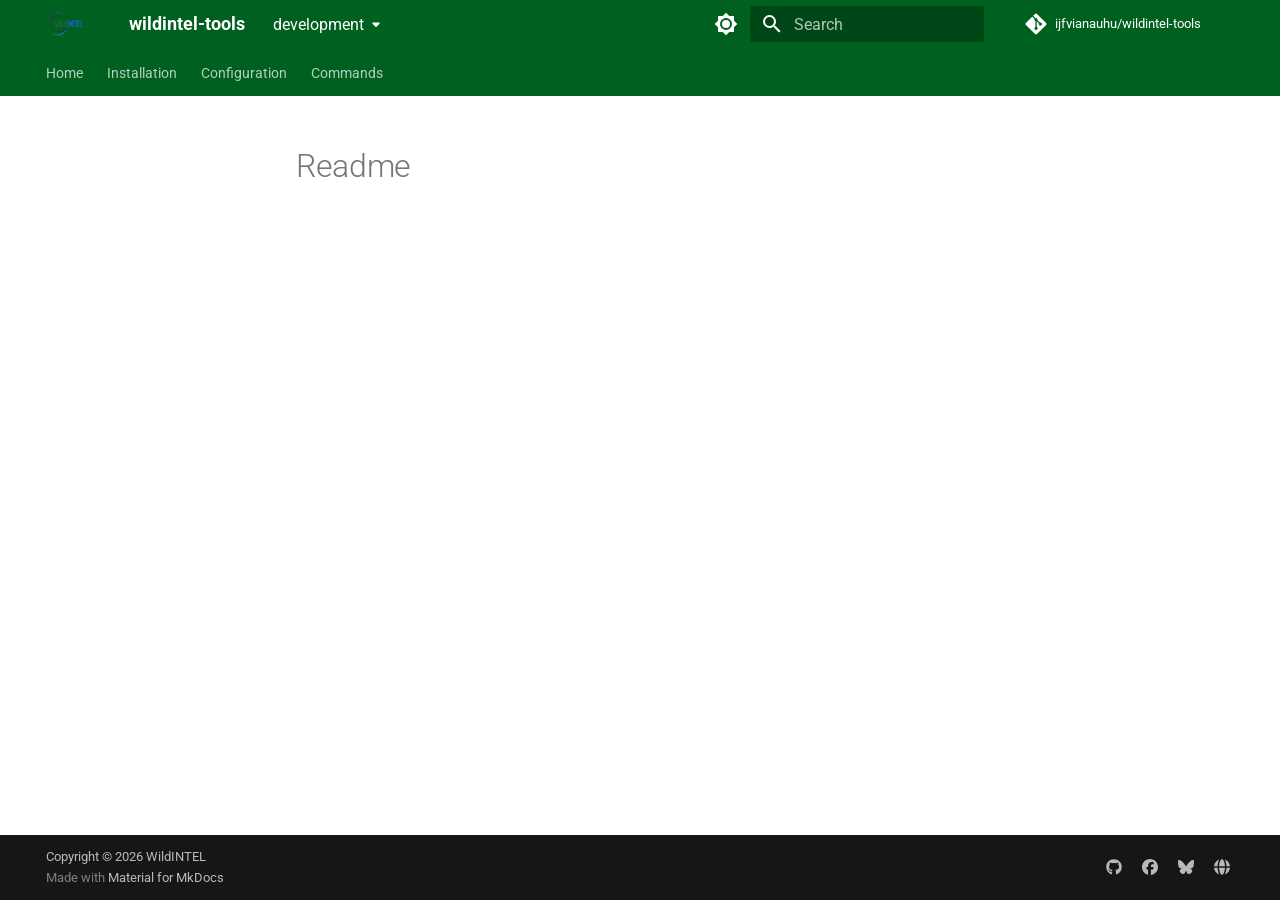
<file: development/faq/img/Readme/index.html>
<!doctype html>
<html lang="en" class="no-js">
  <head>
    
      <meta charset="utf-8">
      <meta name="viewport" content="width=device-width,initial-scale=1">
      
        <meta name="description" content="Utilities for validating and preparing wildlife monitoring data for the WildINTEL project and Trapper platform">
      
      
      
        <link rel="canonical" href="https://ijfvianauhu.github.io/wildintel-tools/development/faq/img/Readme/">
      
      
      
      
        
      
      
      <link rel="icon" href="../../../imgs/logo.png">
      <meta name="generator" content="mkdocs-1.6.1, mkdocs-material-9.7.6">
    
    
      
        <title>Readme - wildintel-tools</title>
      
    
    
      <link rel="stylesheet" href="../../../assets/stylesheets/main.484c7ddc.min.css">
      
        
        <link rel="stylesheet" href="../../../assets/stylesheets/palette.ab4e12ef.min.css">
      
      


    
    
      
    
    
      
        
        
        <link rel="preconnect" href="https://fonts.gstatic.com" crossorigin>
        <link rel="stylesheet" href="https://fonts.googleapis.com/css?family=Roboto:300,300i,400,400i,700,700i%7CRoboto+Mono:400,400i,700,700i&display=fallback">
        <style>:root{--md-text-font:"Roboto";--md-code-font:"Roboto Mono"}</style>
      
    
    
      <link rel="stylesheet" href="../../../stylesheets/extras.css">
    
    <script>__md_scope=new URL("../../..",location),__md_hash=e=>[...e].reduce(((e,_)=>(e<<5)-e+_.charCodeAt(0)),0),__md_get=(e,_=localStorage,t=__md_scope)=>JSON.parse(_.getItem(t.pathname+"."+e)),__md_set=(e,_,t=localStorage,a=__md_scope)=>{try{t.setItem(a.pathname+"."+e,JSON.stringify(_))}catch(e){}}</script>
    
      

    
    
  </head>
  
  
    
    
      
    
    
    
    
    <body dir="ltr" data-md-color-scheme="default" data-md-color-primary="custom" data-md-color-accent="custom">
  
    
    <input class="md-toggle" data-md-toggle="drawer" type="checkbox" id="__drawer" autocomplete="off">
    <input class="md-toggle" data-md-toggle="search" type="checkbox" id="__search" autocomplete="off">
    <label class="md-overlay" for="__drawer"></label>
    <div data-md-component="skip">
      
    </div>
    <div data-md-component="announce">
      
    </div>
    
      <div data-md-color-scheme="default" data-md-component="outdated" hidden>
        
      </div>
    
    
      

<header class="md-header" data-md-component="header">
  <nav class="md-header__inner md-grid" aria-label="Header">
    <a href="../../.." title="wildintel-tools" class="md-header__button md-logo" aria-label="wildintel-tools" data-md-component="logo">
      
  <img src="../../../imgs/logo.png" alt="logo">

    </a>
    <label class="md-header__button md-icon" for="__drawer">
      
      <svg xmlns="http://www.w3.org/2000/svg" viewBox="0 0 24 24"><path d="M3 6h18v2H3zm0 5h18v2H3zm0 5h18v2H3z"/></svg>
    </label>
    <div class="md-header__title" data-md-component="header-title">
      <div class="md-header__ellipsis">
        <div class="md-header__topic">
          <span class="md-ellipsis">
            wildintel-tools
          </span>
        </div>
        <div class="md-header__topic" data-md-component="header-topic">
          <span class="md-ellipsis">
            
              Readme
            
          </span>
        </div>
      </div>
    </div>
    
      
        <form class="md-header__option" data-md-component="palette">
  
    
    
    
    <input class="md-option" data-md-color-media="" data-md-color-scheme="default" data-md-color-primary="custom" data-md-color-accent="custom"  aria-label="Switch to dark mode"  type="radio" name="__palette" id="__palette_0">
    
      <label class="md-header__button md-icon" title="Switch to dark mode" for="__palette_1" hidden>
        <svg xmlns="http://www.w3.org/2000/svg" viewBox="0 0 24 24"><path d="M12 8a4 4 0 0 0-4 4 4 4 0 0 0 4 4 4 4 0 0 0 4-4 4 4 0 0 0-4-4m0 10a6 6 0 0 1-6-6 6 6 0 0 1 6-6 6 6 0 0 1 6 6 6 6 0 0 1-6 6m8-9.31V4h-4.69L12 .69 8.69 4H4v4.69L.69 12 4 15.31V20h4.69L12 23.31 15.31 20H20v-4.69L23.31 12z"/></svg>
      </label>
    
  
    
    
    
    <input class="md-option" data-md-color-media="" data-md-color-scheme="slate" data-md-color-primary="custom" data-md-color-accent="custom"  aria-label="Switch to light mode"  type="radio" name="__palette" id="__palette_1">
    
      <label class="md-header__button md-icon" title="Switch to light mode" for="__palette_0" hidden>
        <svg xmlns="http://www.w3.org/2000/svg" viewBox="0 0 24 24"><path d="M12 18c-.89 0-1.74-.2-2.5-.55C11.56 16.5 13 14.42 13 12s-1.44-4.5-3.5-5.45C10.26 6.2 11.11 6 12 6a6 6 0 0 1 6 6 6 6 0 0 1-6 6m8-9.31V4h-4.69L12 .69 8.69 4H4v4.69L.69 12 4 15.31V20h4.69L12 23.31 15.31 20H20v-4.69L23.31 12z"/></svg>
      </label>
    
  
</form>
      
    
    
      <script>var palette=__md_get("__palette");if(palette&&palette.color){if("(prefers-color-scheme)"===palette.color.media){var media=matchMedia("(prefers-color-scheme: light)"),input=document.querySelector(media.matches?"[data-md-color-media='(prefers-color-scheme: light)']":"[data-md-color-media='(prefers-color-scheme: dark)']");palette.color.media=input.getAttribute("data-md-color-media"),palette.color.scheme=input.getAttribute("data-md-color-scheme"),palette.color.primary=input.getAttribute("data-md-color-primary"),palette.color.accent=input.getAttribute("data-md-color-accent")}for(var[key,value]of Object.entries(palette.color))document.body.setAttribute("data-md-color-"+key,value)}</script>
    
    
    
      
      
        <label class="md-header__button md-icon" for="__search">
          
          <svg xmlns="http://www.w3.org/2000/svg" viewBox="0 0 24 24"><path d="M9.5 3A6.5 6.5 0 0 1 16 9.5c0 1.61-.59 3.09-1.56 4.23l.27.27h.79l5 5-1.5 1.5-5-5v-.79l-.27-.27A6.52 6.52 0 0 1 9.5 16 6.5 6.5 0 0 1 3 9.5 6.5 6.5 0 0 1 9.5 3m0 2C7 5 5 7 5 9.5S7 14 9.5 14 14 12 14 9.5 12 5 9.5 5"/></svg>
        </label>
        <div class="md-search" data-md-component="search" role="dialog">
  <label class="md-search__overlay" for="__search"></label>
  <div class="md-search__inner" role="search">
    <form class="md-search__form" name="search">
      <input type="text" class="md-search__input" name="query" aria-label="Search" placeholder="Search" autocapitalize="off" autocorrect="off" autocomplete="off" spellcheck="false" data-md-component="search-query" required>
      <label class="md-search__icon md-icon" for="__search">
        
        <svg xmlns="http://www.w3.org/2000/svg" viewBox="0 0 24 24"><path d="M9.5 3A6.5 6.5 0 0 1 16 9.5c0 1.61-.59 3.09-1.56 4.23l.27.27h.79l5 5-1.5 1.5-5-5v-.79l-.27-.27A6.52 6.52 0 0 1 9.5 16 6.5 6.5 0 0 1 3 9.5 6.5 6.5 0 0 1 9.5 3m0 2C7 5 5 7 5 9.5S7 14 9.5 14 14 12 14 9.5 12 5 9.5 5"/></svg>
        
        <svg xmlns="http://www.w3.org/2000/svg" viewBox="0 0 24 24"><path d="M20 11v2H8l5.5 5.5-1.42 1.42L4.16 12l7.92-7.92L13.5 5.5 8 11z"/></svg>
      </label>
      <nav class="md-search__options" aria-label="Search">
        
        <button type="reset" class="md-search__icon md-icon" title="Clear" aria-label="Clear" tabindex="-1">
          
          <svg xmlns="http://www.w3.org/2000/svg" viewBox="0 0 24 24"><path d="M19 6.41 17.59 5 12 10.59 6.41 5 5 6.41 10.59 12 5 17.59 6.41 19 12 13.41 17.59 19 19 17.59 13.41 12z"/></svg>
        </button>
      </nav>
      
    </form>
    <div class="md-search__output">
      <div class="md-search__scrollwrap" tabindex="0" data-md-scrollfix>
        <div class="md-search-result" data-md-component="search-result">
          <div class="md-search-result__meta">
            Initializing search
          </div>
          <ol class="md-search-result__list" role="presentation"></ol>
        </div>
      </div>
    </div>
  </div>
</div>
      
    
    
      <div class="md-header__source">
        <a href="https://github.com/ijfvianauhu/wildintel-tools" title="Go to repository" class="md-source" data-md-component="source">
  <div class="md-source__icon md-icon">
    
    <svg xmlns="http://www.w3.org/2000/svg" viewBox="0 0 448 512"><!--! Font Awesome Free 7.1.0 by @fontawesome - https://fontawesome.com License - https://fontawesome.com/license/free (Icons: CC BY 4.0, Fonts: SIL OFL 1.1, Code: MIT License) Copyright 2025 Fonticons, Inc.--><path d="M439.6 236.1 244 40.5c-5.4-5.5-12.8-8.5-20.4-8.5s-15 3-20.4 8.4L162.5 81l51.5 51.5c27.1-9.1 52.7 16.8 43.4 43.7l49.7 49.7c34.2-11.8 61.2 31 35.5 56.7-26.5 26.5-70.2-2.9-56-37.3L240.3 199v121.9c25.3 12.5 22.3 41.8 9.1 55-6.4 6.4-15.2 10.1-24.3 10.1s-17.8-3.6-24.3-10.1c-17.6-17.6-11.1-46.9 11.2-56v-123c-20.8-8.5-24.6-30.7-18.6-45L142.6 101 8.5 235.1C3 240.6 0 247.9 0 255.5s3 15 8.5 20.4l195.6 195.7c5.4 5.4 12.7 8.4 20.4 8.4s15-3 20.4-8.4l194.7-194.7c5.4-5.4 8.4-12.8 8.4-20.4s-3-15-8.4-20.4"/></svg>
  </div>
  <div class="md-source__repository">
    ijfvianauhu/wildintel-tools
  </div>
</a>
      </div>
    
  </nav>
  
</header>
    
    <div class="md-container" data-md-component="container">
      
      
        
          
            
<nav class="md-tabs" aria-label="Tabs" data-md-component="tabs">
  <div class="md-grid">
    <ul class="md-tabs__list">
      
        
  
  
  
  
    <li class="md-tabs__item">
      <a href="../../.." class="md-tabs__link">
        
  
  
    
  
  Home

      </a>
    </li>
  

      
        
  
  
  
  
    <li class="md-tabs__item">
      <a href="../../../installation/" class="md-tabs__link">
        
  
  
    
  
  Installation

      </a>
    </li>
  

      
        
  
  
  
  
    <li class="md-tabs__item">
      <a href="../../../configuration/" class="md-tabs__link">
        
  
  
    
  
  Configuration

      </a>
    </li>
  

      
        
  
  
  
  
    
    
      <li class="md-tabs__item">
        <a href="../../../commands/config/" class="md-tabs__link">
          
  
  
  Commands

        </a>
      </li>
    
  

      
    </ul>
  </div>
</nav>
          
        
      
      <main class="md-main" data-md-component="main">
        <div class="md-main__inner md-grid">
          
            
              
              <div class="md-sidebar md-sidebar--primary" data-md-component="sidebar" data-md-type="navigation" >
                <div class="md-sidebar__scrollwrap">
                  <div class="md-sidebar__inner">
                    


  


<nav class="md-nav md-nav--primary md-nav--lifted" aria-label="Navigation" data-md-level="0">
  <label class="md-nav__title" for="__drawer">
    <a href="../../.." title="wildintel-tools" class="md-nav__button md-logo" aria-label="wildintel-tools" data-md-component="logo">
      
  <img src="../../../imgs/logo.png" alt="logo">

    </a>
    wildintel-tools
  </label>
  
    <div class="md-nav__source">
      <a href="https://github.com/ijfvianauhu/wildintel-tools" title="Go to repository" class="md-source" data-md-component="source">
  <div class="md-source__icon md-icon">
    
    <svg xmlns="http://www.w3.org/2000/svg" viewBox="0 0 448 512"><!--! Font Awesome Free 7.1.0 by @fontawesome - https://fontawesome.com License - https://fontawesome.com/license/free (Icons: CC BY 4.0, Fonts: SIL OFL 1.1, Code: MIT License) Copyright 2025 Fonticons, Inc.--><path d="M439.6 236.1 244 40.5c-5.4-5.5-12.8-8.5-20.4-8.5s-15 3-20.4 8.4L162.5 81l51.5 51.5c27.1-9.1 52.7 16.8 43.4 43.7l49.7 49.7c34.2-11.8 61.2 31 35.5 56.7-26.5 26.5-70.2-2.9-56-37.3L240.3 199v121.9c25.3 12.5 22.3 41.8 9.1 55-6.4 6.4-15.2 10.1-24.3 10.1s-17.8-3.6-24.3-10.1c-17.6-17.6-11.1-46.9 11.2-56v-123c-20.8-8.5-24.6-30.7-18.6-45L142.6 101 8.5 235.1C3 240.6 0 247.9 0 255.5s3 15 8.5 20.4l195.6 195.7c5.4 5.4 12.7 8.4 20.4 8.4s15-3 20.4-8.4l194.7-194.7c5.4-5.4 8.4-12.8 8.4-20.4s-3-15-8.4-20.4"/></svg>
  </div>
  <div class="md-source__repository">
    ijfvianauhu/wildintel-tools
  </div>
</a>
    </div>
  
  <ul class="md-nav__list" data-md-scrollfix>
    
      
      
  
  
  
  
    <li class="md-nav__item">
      <a href="../../.." class="md-nav__link">
        
  
  
  <span class="md-ellipsis">
    
  
    Home
  

    
  </span>
  
  

      </a>
    </li>
  

    
      
      
  
  
  
  
    <li class="md-nav__item">
      <a href="../../../installation/" class="md-nav__link">
        
  
  
  <span class="md-ellipsis">
    
  
    Installation
  

    
  </span>
  
  

      </a>
    </li>
  

    
      
      
  
  
  
  
    <li class="md-nav__item">
      <a href="../../../configuration/" class="md-nav__link">
        
  
  
  <span class="md-ellipsis">
    
  
    Configuration
  

    
  </span>
  
  

      </a>
    </li>
  

    
      
      
  
  
  
  
    
    
    
    
      
      
        
      
    
    
    <li class="md-nav__item md-nav__item--nested">
      
        
        
        <input class="md-nav__toggle md-toggle " type="checkbox" id="__nav_4" >
        
          
          <label class="md-nav__link" for="__nav_4" id="__nav_4_label" tabindex="0">
            
  
  
  <span class="md-ellipsis">
    
  
    Commands
  

    
  </span>
  
  

            <span class="md-nav__icon md-icon"></span>
          </label>
        
        <nav class="md-nav" data-md-level="1" aria-labelledby="__nav_4_label" aria-expanded="false">
          <label class="md-nav__title" for="__nav_4">
            <span class="md-nav__icon md-icon"></span>
            
  
    Commands
  

          </label>
          <ul class="md-nav__list" data-md-scrollfix>
            
              
                
  
  
  
  
    <li class="md-nav__item">
      <a href="../../../commands/config/" class="md-nav__link">
        
  
  
  <span class="md-ellipsis">
    
  
    config
  

    
  </span>
  
  

      </a>
    </li>
  

              
            
              
                
  
  
  
  
    <li class="md-nav__item">
      <a href="../../../commands/reports/" class="md-nav__link">
        
  
  
  <span class="md-ellipsis">
    
  
    reports
  

    
  </span>
  
  

      </a>
    </li>
  

              
            
              
                
  
  
  
  
    <li class="md-nav__item">
      <a href="../../../commands/logger/" class="md-nav__link">
        
  
  
  <span class="md-ellipsis">
    
  
    logger
  

    
  </span>
  
  

      </a>
    </li>
  

              
            
              
                
  
  
  
  
    <li class="md-nav__item">
      <a href="../../../commands/helpers/" class="md-nav__link">
        
  
  
  <span class="md-ellipsis">
    
  
    helpers
  

    
  </span>
  
  

      </a>
    </li>
  

              
            
              
                
  
  
  
  
    <li class="md-nav__item">
      <a href="../../../commands/wildintel/" class="md-nav__link">
        
  
  
  <span class="md-ellipsis">
    
  
    wildintel
  

    
  </span>
  
  

      </a>
    </li>
  

              
            
              
                
  
  
  
  
    <li class="md-nav__item">
      <a href="../../../commands/epicollect/" class="md-nav__link">
        
  
  
  <span class="md-ellipsis">
    
  
    epicollect
  

    
  </span>
  
  

      </a>
    </li>
  

              
            
              
                
  
  
  
  
    <li class="md-nav__item">
      <a href="../../../commands/zooniverse/" class="md-nav__link">
        
  
  
  <span class="md-ellipsis">
    
  
    zooniverse
  

    
  </span>
  
  

      </a>
    </li>
  

              
            
          </ul>
        </nav>
      
    </li>
  

    
  </ul>
</nav>
                  </div>
                </div>
              </div>
            
            
              
              <div class="md-sidebar md-sidebar--secondary" data-md-component="sidebar" data-md-type="toc" >
                <div class="md-sidebar__scrollwrap">
                  <div class="md-sidebar__inner">
                    

  

<nav class="md-nav md-nav--secondary" aria-label="On this page">
  
  
  
  
</nav>
                  </div>
                </div>
              </div>
            
          
          
            <div class="md-content" data-md-component="content">
              
              <article class="md-content__inner md-typeset">
                
                  


  
  


  <h1>Readme</h1>














                
              </article>
            </div>
          
          
<script>var target=document.getElementById(location.hash.slice(1));target&&target.name&&(target.checked=target.name.startsWith("__tabbed_"))</script>
        </div>
        
          <button type="button" class="md-top md-icon" data-md-component="top" hidden>
  
  <svg xmlns="http://www.w3.org/2000/svg" viewBox="0 0 24 24"><path d="M13 20h-2V8l-5.5 5.5-1.42-1.42L12 4.16l7.92 7.92-1.42 1.42L13 8z"/></svg>
  Back to top
</button>
        
      </main>
      
        <footer class="md-footer">
  
  <div class="md-footer-meta md-typeset">
    <div class="md-footer-meta__inner md-grid">
      <div class="md-copyright">
  
    <div class="md-copyright__highlight">
      Copyright &copy; 2026 <a href="https://wildintel.eu/">WildINTEL</a>
    </div>
  
  
    Made with
    <a href="https://squidfunk.github.io/mkdocs-material/" target="_blank" rel="noopener">
      Material for MkDocs
    </a>
  
</div>
      
        
<div class="md-social">
  
    
    
    
    
    <a href="https://github.com/wildintelproject" target="_blank" rel="noopener" title="WildINTEL on GitHub" class="md-social__link">
      <svg xmlns="http://www.w3.org/2000/svg" viewBox="0 0 512 512"><!--! Font Awesome Free 7.1.0 by @fontawesome - https://fontawesome.com License - https://fontawesome.com/license/free (Icons: CC BY 4.0, Fonts: SIL OFL 1.1, Code: MIT License) Copyright 2025 Fonticons, Inc.--><path d="M173.9 397.4c0 2-2.3 3.6-5.2 3.6-3.3.3-5.6-1.3-5.6-3.6 0-2 2.3-3.6 5.2-3.6 3-.3 5.6 1.3 5.6 3.6m-31.1-4.5c-.7 2 1.3 4.3 4.3 4.9 2.6 1 5.6 0 6.2-2s-1.3-4.3-4.3-5.2c-2.6-.7-5.5.3-6.2 2.3m44.2-1.7c-2.9.7-4.9 2.6-4.6 4.9.3 2 2.9 3.3 5.9 2.6 2.9-.7 4.9-2.6 4.6-4.6-.3-1.9-3-3.2-5.9-2.9M252.8 8C114.1 8 8 113.3 8 252c0 110.9 69.8 205.8 169.5 239.2 12.8 2.3 17.3-5.6 17.3-12.1 0-6.2-.3-40.4-.3-61.4 0 0-70 15-84.7-29.8 0 0-11.4-29.1-27.8-36.6 0 0-22.9-15.7 1.6-15.4 0 0 24.9 2 38.6 25.8 21.9 38.6 58.6 27.5 72.9 20.9 2.3-16 8.8-27.1 16-33.7-55.9-6.2-112.3-14.3-112.3-110.5 0-27.5 7.6-41.3 23.6-58.9-2.6-6.5-11.1-33.3 2.6-67.9 20.9-6.5 69 27 69 27 20-5.6 41.5-8.5 62.8-8.5s42.8 2.9 62.8 8.5c0 0 48.1-33.6 69-27 13.7 34.7 5.2 61.4 2.6 67.9 16 17.7 25.8 31.5 25.8 58.9 0 96.5-58.9 104.2-114.8 110.5 9.2 7.9 17 22.9 17 46.4 0 33.7-.3 75.4-.3 83.6 0 6.5 4.6 14.4 17.3 12.1C436.2 457.8 504 362.9 504 252 504 113.3 391.5 8 252.8 8M105.2 352.9c-1.3 1-1 3.3.7 5.2 1.6 1.6 3.9 2.3 5.2 1 1.3-1 1-3.3-.7-5.2-1.6-1.6-3.9-2.3-5.2-1m-10.8-8.1c-.7 1.3.3 2.9 2.3 3.9 1.6 1 3.6.7 4.3-.7.7-1.3-.3-2.9-2.3-3.9-2-.6-3.6-.3-4.3.7m32.4 35.6c-1.6 1.3-1 4.3 1.3 6.2 2.3 2.3 5.2 2.6 6.5 1 1.3-1.3.7-4.3-1.3-6.2-2.2-2.3-5.2-2.6-6.5-1m-11.4-14.7c-1.6 1-1.6 3.6 0 5.9s4.3 3.3 5.6 2.3c1.6-1.3 1.6-3.9 0-6.2-1.4-2.3-4-3.3-5.6-2"/></svg>
    </a>
  
    
    
    
    
    <a href="https://www.facebook.com/people/WildIntel/61556603674655/" target="_blank" rel="noopener" title="WildINTEL on Facebook" class="md-social__link">
      <svg xmlns="http://www.w3.org/2000/svg" viewBox="0 0 512 512"><!--! Font Awesome Free 7.1.0 by @fontawesome - https://fontawesome.com License - https://fontawesome.com/license/free (Icons: CC BY 4.0, Fonts: SIL OFL 1.1, Code: MIT License) Copyright 2025 Fonticons, Inc.--><path d="M512 256C512 114.6 397.4 0 256 0S0 114.6 0 256c0 120 82.7 220.8 194.2 248.5V334.2h-52.8V256h52.8v-33.7c0-87.1 39.4-127.5 125-127.5 16.2 0 44.2 3.2 55.7 6.4V172c-6-.6-16.5-1-29.6-1-42 0-58.2 15.9-58.2 57.2V256h83.6l-14.4 78.2H287v175.9C413.8 494.8 512 386.9 512 256"/></svg>
    </a>
  
    
    
    
    
    <a href="https://bsky.app/profile/wildintel.bsky.social" target="_blank" rel="noopener" title="WildINTEL on Bluesky" class="md-social__link">
      <svg xmlns="http://www.w3.org/2000/svg" viewBox="0 0 24 24"><path d="M5.202 2.857C7.954 4.922 10.913 9.11 12 11.358c1.087-2.247 4.046-6.436 6.798-8.501C20.783 1.366 24 .213 24 3.883c0 .732-.42 6.156-.667 7.037-.856 3.061-3.978 3.842-6.755 3.37 4.854.826 6.089 3.562 3.422 6.299-5.065 5.196-7.28-1.304-7.847-2.97-.104-.305-.152-.448-.153-.327 0-.121-.05.022-.153.327-.568 1.666-2.782 8.166-7.847 2.97-2.667-2.737-1.432-5.473 3.422-6.3-2.777.473-5.899-.308-6.755-3.369C.42 10.04 0 4.615 0 3.883c0-3.67 3.217-2.517 5.202-1.026"/></svg>
    </a>
  
    
    
    
    
    <a href="https://wildintel.eu/" target="_blank" rel="noopener" title="WildINTEL website" class="md-social__link">
      <svg xmlns="http://www.w3.org/2000/svg" viewBox="0 0 512 512"><!--! Font Awesome Free 7.1.0 by @fontawesome - https://fontawesome.com License - https://fontawesome.com/license/free (Icons: CC BY 4.0, Fonts: SIL OFL 1.1, Code: MIT License) Copyright 2025 Fonticons, Inc.--><path d="M351.9 280H161c2.9 64.5 17.2 123.9 37.5 167.4 11.4 24.5 23.7 41.8 35.1 52.4 11.2 10.5 18.9 12.2 22.9 12.2s11.7-1.7 22.9-12.2c11.4-10.6 23.7-28 35.1-52.4 20.3-43.5 34.6-102.9 37.5-167.4zm-191-48h190.9c-2.8-64.5-17.1-123.9-37.4-167.4-11.4-24.4-23.7-41.8-35.1-52.4C268.1 1.7 260.4 0 256.4 0s-11.7 1.7-22.9 12.2c-11.4 10.6-23.7 28-35.1 52.4-20.3 43.5-34.6 102.9-37.5 167.4m-48 0c3.5-85.6 25.6-165.1 57.9-217.3C78.7 47.3 10.9 131.2 1.5 232zM1.5 280c9.4 100.8 77.2 184.7 169.3 217.3-32.3-52.2-54.4-131.7-57.9-217.3zm398.4 0c-3.5 85.6-25.6 165.1-57.9 217.3 92.1-32.7 159.9-116.5 169.3-217.3zm111.4-48C501.9 131.2 434.1 47.3 342 14.7c32.3 52.2 54.4 131.7 57.9 217.3z"/></svg>
    </a>
  
</div>
      
    </div>
  </div>
</footer>
      
    </div>
    <div class="md-dialog" data-md-component="dialog">
      <div class="md-dialog__inner md-typeset"></div>
    </div>
    
    
    
      
      
      <script id="__config" type="application/json">{"annotate": null, "base": "../../..", "features": ["navigation.tabs", "navigation.sections", "navigation.top", "search.highlight", "content.code.copy", "content.code.annotate"], "search": "../../../assets/javascripts/workers/search.2c215733.min.js", "tags": null, "translations": {"clipboard.copied": "Copied to clipboard", "clipboard.copy": "Copy to clipboard", "search.result.more.one": "1 more on this page", "search.result.more.other": "# more on this page", "search.result.none": "No matching documents", "search.result.one": "1 matching document", "search.result.other": "# matching documents", "search.result.placeholder": "Type to start searching", "search.result.term.missing": "Missing", "select.version": "Select version"}, "version": {"default": "latest", "provider": "mike"}}</script>
    
    
      <script src="../../../assets/javascripts/bundle.79ae519e.min.js"></script>
      
    
  </body>
</html>
</file>
<file: development/stylesheets/extras.css>
img.shadow-3d {
  border-radius: 12px;
  box-shadow:
    0 4px 8px rgba(0, 0, 0, 0.2),
    0 10px 20px rgba(0, 0, 0, 0.15);
  border: 1px solid rgba(0,0,0,0.1);
}

img.shadow-3d-strong {
  border-radius: 16px;
  box-shadow:
    0 6px 12px rgba(0, 0, 0, 0.25),
    0 20px 40px rgba(0, 0, 0, 0.2);
  transform: perspective(1000px) rotateX(2deg) rotateY(-2deg);
}

article img {
  border-radius: 8px;
  box-shadow: 0 8px 24px rgba(0, 0, 0, 0.35);
}

.video-wrapper {
  margin: 1.5rem 0;
  border-radius: 12px;
  overflow: hidden;
  box-shadow:
    0 4px 8px rgba(0, 0, 0, 0.2),
    0 10px 20px rgba(0, 0, 0, 0.15);
}

.video-wrapper video {
  display: block;
}

:root {
  --md-primary-fg-color:        #006020;  /* verde oscuro del "Wild" */
  --md-primary-fg-color--light: #206040;  /* verde medio */
  --md-primary-fg-color--dark:  #004010;  /* verde muy oscuro */
  --md-accent-fg-color:         #0060a0;  /* azul del "INTEL" */
  --md-accent-fg-color--dark:   #004880;
}
</file>
<file: development/assets/stylesheets/main.484c7ddc.min.css>
@charset "UTF-8";html{-webkit-text-size-adjust:none;-moz-text-size-adjust:none;text-size-adjust:none;box-sizing:border-box}*,:after,:before{box-sizing:inherit}@media (prefers-reduced-motion){*,:after,:before{transition:none!important}}body{margin:0}a,button,input,label{-webkit-tap-highlight-color:transparent}a{color:inherit;text-decoration:none}hr{border:0;box-sizing:initial;display:block;height:.05rem;overflow:visible;padding:0}small{font-size:80%}sub,sup{line-height:1em}img{border-style:none}table{border-collapse:initial;border-spacing:0}td,th{font-weight:400;vertical-align:top}button{background:#0000;border:0;font-family:inherit;font-size:inherit;margin:0;padding:0}input{border:0;outline:none}:root{--md-primary-fg-color:#4051b5;--md-primary-fg-color--light:#5d6cc0;--md-primary-fg-color--dark:#303fa1;--md-primary-bg-color:#fff;--md-primary-bg-color--light:#ffffffb3;--md-accent-fg-color:#526cfe;--md-accent-fg-color--transparent:#526cfe1a;--md-accent-bg-color:#fff;--md-accent-bg-color--light:#ffffffb3}[data-md-color-scheme=default]{color-scheme:light}[data-md-color-scheme=default] img[src$="#gh-dark-mode-only"],[data-md-color-scheme=default] img[src$="#only-dark"]{display:none}:root,[data-md-color-scheme=default]{--md-hue:225deg;--md-default-fg-color:#000000de;--md-default-fg-color--light:#0000008a;--md-default-fg-color--lighter:#00000052;--md-default-fg-color--lightest:#00000012;--md-default-bg-color:#fff;--md-default-bg-color--light:#ffffffb3;--md-default-bg-color--lighter:#ffffff4d;--md-default-bg-color--lightest:#ffffff1f;--md-code-fg-color:#36464e;--md-code-bg-color:#f5f5f5;--md-code-bg-color--light:#f5f5f5b3;--md-code-bg-color--lighter:#f5f5f54d;--md-code-hl-color:#4287ff;--md-code-hl-color--light:#4287ff1a;--md-code-hl-number-color:#d52a2a;--md-code-hl-special-color:#db1457;--md-code-hl-function-color:#a846b9;--md-code-hl-constant-color:#6e59d9;--md-code-hl-keyword-color:#3f6ec6;--md-code-hl-string-color:#1c7d4d;--md-code-hl-name-color:var(--md-code-fg-color);--md-code-hl-operator-color:var(--md-default-fg-color--light);--md-code-hl-punctuation-color:var(--md-default-fg-color--light);--md-code-hl-comment-color:var(--md-default-fg-color--light);--md-code-hl-generic-color:var(--md-default-fg-color--light);--md-code-hl-variable-color:var(--md-default-fg-color--light);--md-typeset-color:var(--md-default-fg-color);--md-typeset-a-color:var(--md-primary-fg-color);--md-typeset-del-color:#f5503d26;--md-typeset-ins-color:#0bd57026;--md-typeset-kbd-color:#fafafa;--md-typeset-kbd-accent-color:#fff;--md-typeset-kbd-border-color:#b8b8b8;--md-typeset-mark-color:#ffff0080;--md-typeset-table-color:#0000001f;--md-typeset-table-color--light:rgba(0,0,0,.035);--md-admonition-fg-color:var(--md-default-fg-color);--md-admonition-bg-color:var(--md-default-bg-color);--md-warning-fg-color:#000000de;--md-warning-bg-color:#ff9;--md-footer-fg-color:#fff;--md-footer-fg-color--light:#ffffffb3;--md-footer-fg-color--lighter:#ffffff73;--md-footer-bg-color:#000000de;--md-footer-bg-color--dark:#00000052;--md-shadow-z1:0 0.2rem 0.5rem #0000000d,0 0 0.05rem #0000001a;--md-shadow-z2:0 0.2rem 0.5rem #0000001a,0 0 0.05rem #00000040;--md-shadow-z3:0 0.2rem 0.5rem #0003,0 0 0.05rem #00000059}.md-icon svg{fill:currentcolor;display:block;height:1.2rem;width:1.2rem}body{-webkit-font-smoothing:antialiased;-moz-osx-font-smoothing:grayscale;--md-text-font-family:var(--md-text-font,_),-apple-system,BlinkMacSystemFont,Helvetica,Arial,sans-serif;--md-code-font-family:var(--md-code-font,_),SFMono-Regular,Consolas,Menlo,monospace}aside,body,input{font-feature-settings:"kern","liga";color:var(--md-typeset-color);font-family:var(--md-text-font-family)}code,kbd,pre{font-feature-settings:"kern";font-family:var(--md-code-font-family)}:root{--md-typeset-table-sort-icon:url('data:image/svg+xml;charset=utf-8,<svg xmlns="http://www.w3.org/2000/svg" viewBox="0 0 24 24"><path d="m18 21-4-4h3V7h-3l4-4 4 4h-3v10h3M2 19v-2h10v2M2 13v-2h7v2M2 7V5h4v2z"/></svg>');--md-typeset-table-sort-icon--asc:url('data:image/svg+xml;charset=utf-8,<svg xmlns="http://www.w3.org/2000/svg" viewBox="0 0 24 24"><path d="M19 17h3l-4 4-4-4h3V3h2M2 17h10v2H2M6 5v2H2V5m0 6h7v2H2z"/></svg>');--md-typeset-table-sort-icon--desc:url('data:image/svg+xml;charset=utf-8,<svg xmlns="http://www.w3.org/2000/svg" viewBox="0 0 24 24"><path d="M19 7h3l-4-4-4 4h3v14h2M2 17h10v2H2M6 5v2H2V5m0 6h7v2H2z"/></svg>')}.md-typeset{-webkit-print-color-adjust:exact;color-adjust:exact;font-size:.8rem;line-height:1.6;overflow-wrap:break-word}@media print{.md-typeset{font-size:.68rem}}.md-typeset blockquote,.md-typeset dl,.md-typeset figure,.md-typeset ol,.md-typeset pre,.md-typeset ul{margin-bottom:1em;margin-top:1em}.md-typeset h1{color:var(--md-default-fg-color--light);font-size:2em;line-height:1.3;margin:0 0 1.25em}.md-typeset h1,.md-typeset h2{font-weight:300;letter-spacing:-.01em}.md-typeset h2{font-size:1.5625em;line-height:1.4;margin:1.6em 0 .64em}.md-typeset h3{font-size:1.25em;font-weight:400;letter-spacing:-.01em;line-height:1.5;margin:1.6em 0 .8em}.md-typeset h2+h3{margin-top:.8em}.md-typeset h4{font-weight:700;letter-spacing:-.01em;margin:1em 0}.md-typeset h5,.md-typeset h6{color:var(--md-default-fg-color--light);font-size:.8em;font-weight:700;letter-spacing:-.01em;margin:1.25em 0}.md-typeset h5{text-transform:uppercase}.md-typeset h5 code{text-transform:none}.md-typeset hr{border-bottom:.05rem solid var(--md-default-fg-color--lightest);display:flow-root;margin:1.5em 0}.md-typeset a{color:var(--md-typeset-a-color);word-break:break-word}.md-typeset a,.md-typeset a:before{transition:color 125ms}.md-typeset a:focus,.md-typeset a:hover{color:var(--md-accent-fg-color)}.md-typeset a:focus code,.md-typeset a:hover code{background-color:var(--md-accent-fg-color--transparent);color:var(--md-accent-fg-color)}.md-typeset a code{color:var(--md-typeset-a-color)}.md-typeset a.focus-visible{outline-color:var(--md-accent-fg-color);outline-offset:.2rem}.md-typeset code,.md-typeset kbd,.md-typeset pre{color:var(--md-code-fg-color);direction:ltr;font-variant-ligatures:none;transition:background-color 125ms}@media print{.md-typeset code,.md-typeset kbd,.md-typeset pre{white-space:pre-wrap}}.md-typeset code{background-color:var(--md-code-bg-color);border-radius:.1rem;-webkit-box-decoration-break:clone;box-decoration-break:clone;font-size:.85em;padding:0 .2941176471em;transition:color 125ms,background-color 125ms;word-break:break-word}.md-typeset code:not(.focus-visible){-webkit-tap-highlight-color:transparent;outline:none}.md-typeset pre{display:flow-root;line-height:1.4;position:relative}.md-typeset pre>code{-webkit-box-decoration-break:slice;box-decoration-break:slice;box-shadow:none;display:block;margin:0;outline-color:var(--md-accent-fg-color);overflow:auto;padding:.7720588235em 1.1764705882em;scrollbar-color:var(--md-default-fg-color--lighter) #0000;scrollbar-width:thin;touch-action:auto;word-break:normal}.md-typeset pre>code:hover{scrollbar-color:var(--md-accent-fg-color) #0000}.md-typeset pre>code::-webkit-scrollbar{height:.2rem;width:.2rem}.md-typeset pre>code::-webkit-scrollbar-thumb{background-color:var(--md-default-fg-color--lighter)}.md-typeset pre>code::-webkit-scrollbar-thumb:hover{background-color:var(--md-accent-fg-color)}.md-typeset kbd{background-color:var(--md-typeset-kbd-color);border-radius:.1rem;box-shadow:0 .1rem 0 .05rem var(--md-typeset-kbd-border-color),0 .1rem 0 var(--md-typeset-kbd-border-color),0 -.1rem .2rem var(--md-typeset-kbd-accent-color) inset;color:var(--md-default-fg-color);display:inline-block;font-size:.75em;padding:0 .6666666667em;vertical-align:text-top;word-break:break-word}.md-typeset mark{background-color:var(--md-typeset-mark-color);-webkit-box-decoration-break:clone;box-decoration-break:clone;color:inherit;word-break:break-word}.md-typeset abbr{cursor:help;text-decoration:none}.md-typeset [data-preview],.md-typeset abbr{border-bottom:.05rem dotted var(--md-default-fg-color--light)}.md-typeset small{opacity:.75}[dir=ltr] .md-typeset sub,[dir=ltr] .md-typeset sup{margin-left:.078125em}[dir=rtl] .md-typeset sub,[dir=rtl] .md-typeset sup{margin-right:.078125em}[dir=ltr] .md-typeset blockquote{padding-left:.6rem}[dir=rtl] .md-typeset blockquote{padding-right:.6rem}[dir=ltr] .md-typeset blockquote{border-left:.2rem solid var(--md-default-fg-color--lighter)}[dir=rtl] .md-typeset blockquote{border-right:.2rem solid var(--md-default-fg-color--lighter)}.md-typeset blockquote{color:var(--md-default-fg-color--light);margin-left:0;margin-right:0}.md-typeset ul{list-style-type:disc}.md-typeset ul[type]{list-style-type:revert-layer}[dir=ltr] .md-typeset ol,[dir=ltr] .md-typeset ul{margin-left:.625em}[dir=rtl] .md-typeset ol,[dir=rtl] .md-typeset ul{margin-right:.625em}.md-typeset ol,.md-typeset ul{padding:0}.md-typeset ol:not([hidden]),.md-typeset ul:not([hidden]){display:flow-root}.md-typeset ol ol,.md-typeset ul ol{list-style-type:lower-alpha}.md-typeset ol ol ol,.md-typeset ul ol ol{list-style-type:lower-roman}.md-typeset ol ol ol ol,.md-typeset ul ol ol ol{list-style-type:upper-alpha}.md-typeset ol ol ol ol ol,.md-typeset ul ol ol ol ol{list-style-type:upper-roman}.md-typeset ol[type],.md-typeset ul[type]{list-style-type:revert-layer}[dir=ltr] .md-typeset ol li,[dir=ltr] .md-typeset ul li{margin-left:1.25em}[dir=rtl] .md-typeset ol li,[dir=rtl] .md-typeset ul li{margin-right:1.25em}.md-typeset ol li,.md-typeset ul li{margin-bottom:.5em}.md-typeset ol li blockquote,.md-typeset ol li p,.md-typeset ul li blockquote,.md-typeset ul li p{margin:.5em 0}.md-typeset ol li:last-child,.md-typeset ul li:last-child{margin-bottom:0}[dir=ltr] .md-typeset ol li ol,[dir=ltr] .md-typeset ol li ul,[dir=ltr] .md-typeset ul li ol,[dir=ltr] .md-typeset ul li ul{margin-left:.625em}[dir=rtl] .md-typeset ol li ol,[dir=rtl] .md-typeset ol li ul,[dir=rtl] .md-typeset ul li ol,[dir=rtl] .md-typeset ul li ul{margin-right:.625em}.md-typeset ol li ol,.md-typeset ol li ul,.md-typeset ul li ol,.md-typeset ul li ul{margin-bottom:.5em;margin-top:.5em}[dir=ltr] .md-typeset dd{margin-left:1.875em}[dir=rtl] .md-typeset dd{margin-right:1.875em}.md-typeset dd{margin-bottom:1.5em;margin-top:1em}.md-typeset img,.md-typeset svg,.md-typeset video{height:auto;max-width:100%}.md-typeset img[align=left]{margin:1em 1em 1em 0}.md-typeset img[align=right]{margin:1em 0 1em 1em}.md-typeset img[align]:only-child{margin-top:0}.md-typeset figure{display:flow-root;margin:1em auto;max-width:100%;text-align:center;width:fit-content}.md-typeset figure img{display:block;margin:0 auto}.md-typeset figcaption{font-style:italic;margin:1em auto;max-width:24rem}.md-typeset iframe{max-width:100%}.md-typeset table:not([class]){background-color:var(--md-default-bg-color);border:.05rem solid var(--md-typeset-table-color);border-radius:.1rem;display:inline-block;font-size:.64rem;max-width:100%;overflow:auto;touch-action:auto}@media print{.md-typeset table:not([class]){display:table}}.md-typeset table:not([class])+*{margin-top:1.5em}.md-typeset table:not([class]) td>:first-child,.md-typeset table:not([class]) th>:first-child{margin-top:0}.md-typeset table:not([class]) td>:last-child,.md-typeset table:not([class]) th>:last-child{margin-bottom:0}.md-typeset table:not([class]) td:not([align]),.md-typeset table:not([class]) th:not([align]){text-align:left}[dir=rtl] .md-typeset table:not([class]) td:not([align]),[dir=rtl] .md-typeset table:not([class]) th:not([align]){text-align:right}.md-typeset table:not([class]) th{font-weight:700;min-width:5rem;padding:.9375em 1.25em;vertical-align:top}.md-typeset table:not([class]) td{border-top:.05rem solid var(--md-typeset-table-color);padding:.9375em 1.25em;vertical-align:top}.md-typeset table:not([class]) tbody tr{transition:background-color 125ms}.md-typeset table:not([class]) tbody tr:hover{background-color:var(--md-typeset-table-color--light);box-shadow:0 .05rem 0 var(--md-default-bg-color) inset}.md-typeset table:not([class]) a{word-break:normal}.md-typeset table th[role=columnheader]{cursor:pointer}[dir=ltr] .md-typeset table th[role=columnheader]:after{margin-left:.5em}[dir=rtl] .md-typeset table th[role=columnheader]:after{margin-right:.5em}.md-typeset table th[role=columnheader]:after{content:"";display:inline-block;height:1.2em;-webkit-mask-image:var(--md-typeset-table-sort-icon);mask-image:var(--md-typeset-table-sort-icon);-webkit-mask-repeat:no-repeat;mask-repeat:no-repeat;-webkit-mask-size:contain;mask-size:contain;transition:background-color 125ms;vertical-align:text-bottom;width:1.2em}.md-typeset table th[role=columnheader]:hover:after{background-color:var(--md-default-fg-color--lighter)}.md-typeset table th[role=columnheader][aria-sort=ascending]:after{background-color:var(--md-default-fg-color--light);-webkit-mask-image:var(--md-typeset-table-sort-icon--asc);mask-image:var(--md-typeset-table-sort-icon--asc)}.md-typeset table th[role=columnheader][aria-sort=descending]:after{background-color:var(--md-default-fg-color--light);-webkit-mask-image:var(--md-typeset-table-sort-icon--desc);mask-image:var(--md-typeset-table-sort-icon--desc)}.md-typeset__scrollwrap{margin:1em -.8rem;overflow-x:auto;touch-action:auto}.md-typeset__table{display:inline-block;margin-bottom:.5em;padding:0 .8rem}@media print{.md-typeset__table{display:block}}html .md-typeset__table table{display:table;margin:0;overflow:hidden;width:100%}@media screen and (max-width:44.984375em){.md-content__inner>pre{margin:1em -.8rem}.md-content__inner>pre code{border-radius:0}}.md-typeset .md-author{border-radius:100%;display:block;flex-shrink:0;height:1.6rem;overflow:hidden;position:relative;transition:color 125ms,transform 125ms;width:1.6rem}.md-typeset .md-author img{display:block}.md-typeset .md-author--more{background:var(--md-default-fg-color--lightest);color:var(--md-default-fg-color--lighter);font-size:.6rem;font-weight:700;line-height:1.6rem;text-align:center}.md-typeset .md-author--long{height:2.4rem;width:2.4rem}.md-typeset a.md-author{transform:scale(1)}.md-typeset a.md-author img{border-radius:100%;filter:grayscale(100%) opacity(75%);transition:filter 125ms}.md-typeset a.md-author:focus,.md-typeset a.md-author:hover{transform:scale(1.1);z-index:1}.md-typeset a.md-author:focus img,.md-typeset a.md-author:hover img{filter:grayscale(0)}.md-banner{background-color:var(--md-footer-bg-color);color:var(--md-footer-fg-color);overflow:auto}@media print{.md-banner{display:none}}.md-banner--warning{background-color:var(--md-warning-bg-color);color:var(--md-warning-fg-color)}.md-banner__inner{font-size:.7rem;margin:.6rem auto;padding:0 .8rem}[dir=ltr] .md-banner__button{float:right}[dir=rtl] .md-banner__button{float:left}.md-banner__button{color:inherit;cursor:pointer;transition:opacity .25s}.no-js .md-banner__button{display:none}.md-banner__button:hover{opacity:.7}html{font-size:125%;height:100%;overflow-x:hidden}@media screen and (min-width:100em){html{font-size:137.5%}}@media screen and (min-width:125em){html{font-size:150%}}body{background-color:var(--md-default-bg-color);display:flex;flex-direction:column;font-size:.5rem;min-height:100%;position:relative;width:100%}@media print{body{display:block}}@media screen and (max-width:59.984375em){body[data-md-scrolllock]{position:fixed}}.md-grid{margin-left:auto;margin-right:auto;max-width:61rem}.md-container{display:flex;flex-direction:column;flex-grow:1}@media print{.md-container{display:block}}.md-main{flex-grow:1}.md-main__inner{display:flex;height:100%;margin-top:1.5rem}.md-ellipsis{overflow:hidden;text-overflow:ellipsis}.md-toggle{display:none}.md-option{height:0;opacity:0;position:absolute;width:0}.md-option:checked+label:not([hidden]){display:block}.md-option.focus-visible+label{outline-color:var(--md-accent-fg-color);outline-style:auto}.md-skip{background-color:var(--md-default-fg-color);border-radius:.1rem;color:var(--md-default-bg-color);font-size:.64rem;margin:.5rem;opacity:0;outline-color:var(--md-accent-fg-color);padding:.3rem .5rem;position:fixed;transform:translateY(.4rem);z-index:-1}.md-skip:focus{opacity:1;transform:translateY(0);transition:transform .25s cubic-bezier(.4,0,.2,1),opacity 175ms 75ms;z-index:10}@page{margin:25mm}:root{--md-clipboard-icon:url('data:image/svg+xml;charset=utf-8,<svg xmlns="http://www.w3.org/2000/svg" viewBox="0 0 24 24"><path d="M19 21H8V7h11m0-2H8a2 2 0 0 0-2 2v14a2 2 0 0 0 2 2h11a2 2 0 0 0 2-2V7a2 2 0 0 0-2-2m-3-4H4a2 2 0 0 0-2 2v14h2V3h12z"/></svg>')}.md-clipboard{border-radius:.1rem;color:var(--md-default-fg-color--lightest);cursor:pointer;height:1.5em;outline-color:var(--md-accent-fg-color);outline-offset:.1rem;transition:color .25s;width:1.5em;z-index:1}@media print{.md-clipboard{display:none}}.md-clipboard:not(.focus-visible){-webkit-tap-highlight-color:transparent;outline:none}:hover>.md-clipboard{color:var(--md-default-fg-color--light)}.md-clipboard:focus,.md-clipboard:hover{color:var(--md-accent-fg-color)}.md-clipboard:after{background-color:currentcolor;content:"";display:block;height:1.125em;margin:0 auto;-webkit-mask-image:var(--md-clipboard-icon);mask-image:var(--md-clipboard-icon);-webkit-mask-position:center;mask-position:center;-webkit-mask-repeat:no-repeat;mask-repeat:no-repeat;-webkit-mask-size:contain;mask-size:contain;width:1.125em}.md-clipboard--inline{cursor:pointer}.md-clipboard--inline code{transition:color .25s,background-color .25s}.md-clipboard--inline:focus code,.md-clipboard--inline:hover code{background-color:var(--md-accent-fg-color--transparent);color:var(--md-accent-fg-color)}:root{--md-code-select-icon:url('data:image/svg+xml;charset=utf-8,<svg xmlns="http://www.w3.org/2000/svg" viewBox="0 0 24 24"><path d="M19 19h-4v2h4c1.1 0 2-.9 2-2v-4h-2m0-12h-4v2h4v4h2V5c0-1.1-.9-2-2-2M5 5h4V3H5c-1.1 0-2 .9-2 2v4h2m0 6H3v4c0 1.1.9 2 2 2h4v-2H5zm2-4h2v2H7zm4 0h2v2h-2zm4 0h2v2h-2zM7 7h2v2H7zm4 0h2v2h-2zm4 0h2v2h-2zm-8 8h2v2H7zm4 0h2v2h-2zm4 0h2v2h-2z"/></svg>');--md-code-copy-icon:url('data:image/svg+xml;charset=utf-8,<svg xmlns="http://www.w3.org/2000/svg" viewBox="0 0 24 24"><path d="M19 21H8V7h11m0-2H8a2 2 0 0 0-2 2v14a2 2 0 0 0 2 2h11a2 2 0 0 0 2-2V7a2 2 0 0 0-2-2m-3-4H4a2 2 0 0 0-2 2v14h2V3h12z"/></svg>')}.md-typeset .md-code__content{display:grid}.md-code__nav{background-color:var(--md-code-bg-color--lighter);border-radius:.1rem;display:flex;gap:.2rem;padding:.2rem;position:absolute;right:.25em;top:.25em;transition:background-color .25s;z-index:1}:hover>.md-code__nav{background-color:var(--md-code-bg-color--light)}.md-code__button{color:var(--md-default-fg-color--lightest);cursor:pointer;display:block;height:1.5em;outline-color:var(--md-accent-fg-color);outline-offset:.1rem;transition:color .25s;width:1.5em}:hover>*>.md-code__button{color:var(--md-default-fg-color--light)}.md-code__button.focus-visible,.md-code__button:hover{color:var(--md-accent-fg-color)}.md-code__button--active{color:var(--md-default-fg-color)!important}.md-code__button:after{background-color:currentcolor;content:"";display:block;height:1.125em;margin:0 auto;-webkit-mask-position:center;mask-position:center;-webkit-mask-repeat:no-repeat;mask-repeat:no-repeat;-webkit-mask-size:contain;mask-size:contain;width:1.125em}.md-code__button[data-md-type=select]:after{-webkit-mask-image:var(--md-code-select-icon);mask-image:var(--md-code-select-icon)}.md-code__button[data-md-type=copy]:after{-webkit-mask-image:var(--md-code-copy-icon);mask-image:var(--md-code-copy-icon)}@keyframes consent{0%{opacity:0;transform:translateY(100%)}to{opacity:1;transform:translateY(0)}}@keyframes overlay{0%{opacity:0}to{opacity:1}}.md-consent__overlay{animation:overlay .25s both;-webkit-backdrop-filter:blur(.1rem);backdrop-filter:blur(.1rem);background-color:#0000008a;height:100%;opacity:1;position:fixed;top:0;width:100%;z-index:5}.md-consent__inner{animation:consent .5s cubic-bezier(.1,.7,.1,1) both;background-color:var(--md-default-bg-color);border:0;border-radius:.1rem;bottom:0;box-shadow:0 0 .2rem #0000001a,0 .2rem .4rem #0003;max-height:100%;overflow:auto;padding:0;position:fixed;width:100%;z-index:5}.md-consent__form{padding:.8rem}.md-consent__settings{display:none;margin:1em 0}input:checked+.md-consent__settings{display:block}.md-consent__controls{margin-bottom:.8rem}.md-typeset .md-consent__controls .md-button{display:inline}@media screen and (max-width:44.984375em){.md-typeset .md-consent__controls .md-button{display:block;margin-top:.4rem;text-align:center;width:100%}}.md-consent label{cursor:pointer}.md-content{flex-grow:1;min-width:0}.md-content__inner{margin:0 .8rem 1.2rem;padding-top:.6rem}@media screen and (min-width:76.25em){[dir=ltr] .md-sidebar--primary:not([hidden])~.md-content>.md-content__inner{margin-left:1.2rem}[dir=ltr] .md-sidebar--secondary:not([hidden])~.md-content>.md-content__inner,[dir=rtl] .md-sidebar--primary:not([hidden])~.md-content>.md-content__inner{margin-right:1.2rem}[dir=rtl] .md-sidebar--secondary:not([hidden])~.md-content>.md-content__inner{margin-left:1.2rem}}.md-content__inner:before{content:"";display:block;height:.4rem}.md-content__inner>:last-child{margin-bottom:0}[dir=ltr] .md-content__button{float:right}[dir=rtl] .md-content__button{float:left}[dir=ltr] .md-content__button{margin-left:.4rem}[dir=rtl] .md-content__button{margin-right:.4rem}.md-content__button{margin:.4rem 0;padding:0}@media print{.md-content__button{display:none}}.md-typeset .md-content__button{color:var(--md-default-fg-color--lighter)}.md-content__button svg{display:inline;vertical-align:top}[dir=rtl] .md-content__button svg{transform:scaleX(-1)}[dir=ltr] .md-dialog{right:.8rem}[dir=rtl] .md-dialog{left:.8rem}.md-dialog{background-color:var(--md-default-fg-color);border-radius:.1rem;bottom:.8rem;box-shadow:var(--md-shadow-z3);min-width:11.1rem;opacity:0;padding:.4rem .6rem;pointer-events:none;position:fixed;transform:translateY(100%);transition:transform 0ms .4s,opacity .4s;z-index:4}@media print{.md-dialog{display:none}}.md-dialog--active{opacity:1;pointer-events:auto;transform:translateY(0);transition:transform .4s cubic-bezier(.075,.85,.175,1),opacity .4s}.md-dialog__inner{color:var(--md-default-bg-color);font-size:.7rem}.md-feedback{margin:2em 0 1em;text-align:center}.md-feedback fieldset{border:none;margin:0;padding:0}.md-feedback__title{font-weight:700;margin:1em auto}.md-feedback__inner{position:relative}.md-feedback__list{display:flex;flex-wrap:wrap;place-content:baseline center;position:relative}.md-feedback__list:hover .md-icon:not(:disabled){color:var(--md-default-fg-color--lighter)}:disabled .md-feedback__list{min-height:1.8rem}.md-feedback__icon{color:var(--md-default-fg-color--light);cursor:pointer;flex-shrink:0;margin:0 .1rem;transition:color 125ms}.md-feedback__icon:not(:disabled).md-icon:hover{color:var(--md-accent-fg-color)}.md-feedback__icon:disabled{color:var(--md-default-fg-color--lightest);pointer-events:none}.md-feedback__note{opacity:0;position:relative;transform:translateY(.4rem);transition:transform .4s cubic-bezier(.1,.7,.1,1),opacity .15s}.md-feedback__note>*{margin:0 auto;max-width:16rem}:disabled .md-feedback__note{opacity:1;transform:translateY(0)}@media print{.md-feedback{display:none}}.md-footer{background-color:var(--md-footer-bg-color);color:var(--md-footer-fg-color)}@media print{.md-footer{display:none}}.md-footer__inner{justify-content:space-between;overflow:auto;padding:.2rem}.md-footer__inner:not([hidden]){display:flex}.md-footer__link{align-items:end;display:flex;flex-grow:0.01;margin-bottom:.4rem;margin-top:1rem;max-width:100%;outline-color:var(--md-accent-fg-color);overflow:hidden;transition:opacity .25s}.md-footer__link:focus,.md-footer__link:hover{opacity:.7}[dir=rtl] .md-footer__link svg{transform:scaleX(-1)}@media screen and (max-width:44.984375em){.md-footer__link--prev{flex-shrink:0}.md-footer__link--prev .md-footer__title{display:none}}[dir=ltr] .md-footer__link--next{margin-left:auto}[dir=rtl] .md-footer__link--next{margin-right:auto}.md-footer__link--next{text-align:right}[dir=rtl] .md-footer__link--next{text-align:left}.md-footer__title{flex-grow:1;font-size:.9rem;margin-bottom:.7rem;max-width:calc(100% - 2.4rem);padding:0 1rem;white-space:nowrap}.md-footer__button{margin:.2rem;padding:.4rem}.md-footer__direction{font-size:.64rem;opacity:.7}.md-footer-meta{background-color:var(--md-footer-bg-color--dark)}.md-footer-meta__inner{display:flex;flex-wrap:wrap;justify-content:space-between;padding:.2rem}html .md-footer-meta.md-typeset a{color:var(--md-footer-fg-color--light)}html .md-footer-meta.md-typeset a:focus,html .md-footer-meta.md-typeset a:hover{color:var(--md-footer-fg-color)}.md-copyright{color:var(--md-footer-fg-color--lighter);font-size:.64rem;margin:auto .6rem;padding:.4rem 0;width:100%}@media screen and (min-width:45em){.md-copyright{width:auto}}.md-copyright__highlight{color:var(--md-footer-fg-color--light)}.md-social{display:inline-flex;gap:.2rem;margin:0 .4rem;padding:.2rem 0 .6rem}@media screen and (min-width:45em){.md-social{padding:.6rem 0}}.md-social__link{display:inline-block;height:1.6rem;text-align:center;width:1.6rem}.md-social__link:before{line-height:1.9}.md-social__link svg{fill:currentcolor;max-height:.8rem;vertical-align:-25%}.md-typeset .md-button{border:.1rem solid;border-radius:.1rem;color:var(--md-primary-fg-color);cursor:pointer;display:inline-block;font-weight:700;padding:.625em 2em;transition:color 125ms,background-color 125ms,border-color 125ms}.md-typeset .md-button--primary{background-color:var(--md-primary-fg-color);border-color:var(--md-primary-fg-color);color:var(--md-primary-bg-color)}.md-typeset .md-button:focus,.md-typeset .md-button:hover{background-color:var(--md-accent-fg-color);border-color:var(--md-accent-fg-color);color:var(--md-accent-bg-color)}[dir=ltr] .md-typeset .md-input{border-top-left-radius:.1rem}[dir=ltr] .md-typeset .md-input,[dir=rtl] .md-typeset .md-input{border-top-right-radius:.1rem}[dir=rtl] .md-typeset .md-input{border-top-left-radius:.1rem}.md-typeset .md-input{border-bottom:.1rem solid var(--md-default-fg-color--lighter);box-shadow:var(--md-shadow-z1);font-size:.8rem;height:1.8rem;padding:0 .6rem;transition:border .25s,box-shadow .25s}.md-typeset .md-input:focus,.md-typeset .md-input:hover{border-bottom-color:var(--md-accent-fg-color);box-shadow:var(--md-shadow-z2)}.md-typeset .md-input--stretch{width:100%}.md-header{background-color:var(--md-primary-fg-color);box-shadow:0 0 .2rem #0000,0 .2rem .4rem #0000;color:var(--md-primary-bg-color);display:block;left:0;position:sticky;right:0;top:0;z-index:4}@media print{.md-header{display:none}}.md-header[hidden]{transform:translateY(-100%);transition:transform .25s cubic-bezier(.8,0,.6,1),box-shadow .25s}.md-header--shadow{box-shadow:0 0 .2rem #0000001a,0 .2rem .4rem #0003;transition:transform .25s cubic-bezier(.1,.7,.1,1),box-shadow .25s}.md-header__inner{align-items:center;display:flex;padding:0 .2rem}.md-header__button{color:currentcolor;cursor:pointer;margin:.2rem;outline-color:var(--md-accent-fg-color);padding:.4rem;position:relative;transition:opacity .25s;vertical-align:middle;z-index:1}.md-header__button:hover{opacity:.7}.md-header__button:not([hidden]){display:inline-block}.md-header__button:not(.focus-visible){-webkit-tap-highlight-color:transparent;outline:none}.md-header__button.md-logo{margin:.2rem;padding:.4rem}@media screen and (max-width:76.234375em){.md-header__button.md-logo{display:none}}.md-header__button.md-logo img,.md-header__button.md-logo svg{fill:currentcolor;display:block;height:1.2rem;width:auto}@media screen and (min-width:60em){.md-header__button[for=__search]{display:none}}.no-js .md-header__button[for=__search]{display:none}[dir=rtl] .md-header__button[for=__search] svg{transform:scaleX(-1)}@media screen and (min-width:76.25em){.md-header__button[for=__drawer]{display:none}}.md-header__topic{display:flex;max-width:100%;position:absolute;transition:transform .4s cubic-bezier(.1,.7,.1,1),opacity .15s;white-space:nowrap}.md-header__topic+.md-header__topic{opacity:0;pointer-events:none;transform:translateX(1.25rem);transition:transform .4s cubic-bezier(1,.7,.1,.1),opacity .15s;z-index:-1}[dir=rtl] .md-header__topic+.md-header__topic{transform:translateX(-1.25rem)}.md-header__topic:first-child{font-weight:700}[dir=ltr] .md-header__title{margin-left:1rem;margin-right:.4rem}[dir=rtl] .md-header__title{margin-left:.4rem;margin-right:1rem}.md-header__title{flex-grow:1;font-size:.9rem;height:2.4rem;line-height:2.4rem}.md-header__title--active .md-header__topic{opacity:0;pointer-events:none;transform:translateX(-1.25rem);transition:transform .4s cubic-bezier(1,.7,.1,.1),opacity .15s;z-index:-1}[dir=rtl] .md-header__title--active .md-header__topic{transform:translateX(1.25rem)}.md-header__title--active .md-header__topic+.md-header__topic{opacity:1;pointer-events:auto;transform:translateX(0);transition:transform .4s cubic-bezier(.1,.7,.1,1),opacity .15s;z-index:0}.md-header__title>.md-header__ellipsis{height:100%;position:relative;width:100%}.md-header__option{display:flex;flex-shrink:0;max-width:100%;transition:max-width 0ms .25s,opacity .25s .25s;white-space:nowrap}[data-md-toggle=search]:checked~.md-header .md-header__option{max-width:0;opacity:0;transition:max-width 0ms,opacity 0ms}.md-header__option>input{bottom:0}.md-header__source{display:none}@media screen and (min-width:60em){[dir=ltr] .md-header__source{margin-left:1rem}[dir=rtl] .md-header__source{margin-right:1rem}.md-header__source{display:block;max-width:11.7rem;width:11.7rem}}@media screen and (min-width:76.25em){[dir=ltr] .md-header__source{margin-left:1.4rem}[dir=rtl] .md-header__source{margin-right:1.4rem}}.md-meta{color:var(--md-default-fg-color--light);font-size:.7rem;line-height:1.3}.md-meta__list{display:inline-flex;flex-wrap:wrap;list-style:none;margin:0;padding:0}.md-meta__item:not(:last-child):after{content:"·";margin-left:.2rem;margin-right:.2rem}.md-meta__link{color:var(--md-typeset-a-color)}.md-meta__link:focus,.md-meta__link:hover{color:var(--md-accent-fg-color)}.md-draft{background-color:#ff1744;border-radius:.125em;color:#fff;display:inline-block;font-weight:700;padding-left:.5714285714em;padding-right:.5714285714em}:root{--md-nav-icon--prev:url('data:image/svg+xml;charset=utf-8,<svg xmlns="http://www.w3.org/2000/svg" viewBox="0 0 24 24"><path d="M20 11v2H8l5.5 5.5-1.42 1.42L4.16 12l7.92-7.92L13.5 5.5 8 11z"/></svg>');--md-nav-icon--next:url('data:image/svg+xml;charset=utf-8,<svg xmlns="http://www.w3.org/2000/svg" viewBox="0 0 24 24"><path d="M8.59 16.58 13.17 12 8.59 7.41 10 6l6 6-6 6z"/></svg>');--md-toc-icon:url('data:image/svg+xml;charset=utf-8,<svg xmlns="http://www.w3.org/2000/svg" viewBox="0 0 24 24"><path d="M3 9h14V7H3zm0 4h14v-2H3zm0 4h14v-2H3zm16 0h2v-2h-2zm0-10v2h2V7zm0 6h2v-2h-2z"/></svg>')}.md-nav{font-size:.7rem;line-height:1.3}.md-nav__title{color:var(--md-default-fg-color--light);display:block;font-weight:700;overflow:hidden;padding:0 .6rem;text-overflow:ellipsis}.md-nav__title .md-nav__button{display:none}.md-nav__title .md-nav__button img{height:100%;width:auto}.md-nav__title .md-nav__button.md-logo img,.md-nav__title .md-nav__button.md-logo svg{fill:currentcolor;display:block;height:2.4rem;max-width:100%;object-fit:contain;width:auto}.md-nav__list{list-style:none;margin:0;padding:0}.md-nav__link{align-items:flex-start;display:flex;gap:.4rem;margin-top:.625em;scroll-snap-align:start;transition:color 125ms}.md-nav__link--passed,.md-nav__link--passed code{color:var(--md-default-fg-color--light)}.md-nav__item .md-nav__link--active,.md-nav__item .md-nav__link--active code{color:var(--md-typeset-a-color)}.md-nav__link .md-ellipsis{position:relative}.md-nav__link .md-ellipsis code{word-break:normal}[dir=ltr] .md-nav__link .md-icon:last-child{margin-left:auto}[dir=rtl] .md-nav__link .md-icon:last-child{margin-right:auto}.md-nav__link .md-typeset{font-size:.7rem;line-height:1.3}.md-nav__link svg{fill:currentcolor;flex-shrink:0;height:1.3em;position:relative}.md-nav__link[for]:focus,.md-nav__link[for]:hover,.md-nav__link[href]:focus,.md-nav__link[href]:hover{color:var(--md-accent-fg-color);cursor:pointer}.md-nav__link[for]:focus code,.md-nav__link[for]:hover code,.md-nav__link[href]:focus code,.md-nav__link[href]:hover code{background-color:var(--md-accent-fg-color--transparent);color:var(--md-accent-fg-color)}.md-nav__link.focus-visible{outline-color:var(--md-accent-fg-color);outline-offset:.2rem}.md-nav--primary .md-nav__link[for=__toc]{display:none}.md-nav--primary .md-nav__link[for=__toc] .md-icon:after{background-color:currentcolor;display:block;height:100%;-webkit-mask-image:var(--md-toc-icon);mask-image:var(--md-toc-icon);width:100%}.md-nav--primary .md-nav__link[for=__toc]~.md-nav{display:none}.md-nav__container>.md-nav__link{margin-top:0}.md-nav__container>.md-nav__link:first-child{flex-grow:1;min-width:0}.md-nav__icon{flex-shrink:0}.md-nav__source{display:none}@media screen and (max-width:76.234375em){.md-nav--primary,.md-nav--primary .md-nav{background-color:var(--md-default-bg-color);display:flex;flex-direction:column;height:100%;left:0;position:absolute;right:0;top:0;z-index:1}.md-nav--primary .md-nav__item,.md-nav--primary .md-nav__title{font-size:.8rem;line-height:1.5}.md-nav--primary .md-nav__title{background-color:var(--md-default-fg-color--lightest);color:var(--md-default-fg-color--light);cursor:pointer;height:5.6rem;line-height:2.4rem;padding:3rem .8rem .2rem;position:relative;white-space:nowrap}[dir=ltr] .md-nav--primary .md-nav__title .md-nav__icon{left:.4rem}[dir=rtl] .md-nav--primary .md-nav__title .md-nav__icon{right:.4rem}.md-nav--primary .md-nav__title .md-nav__icon{display:block;height:1.2rem;margin:.2rem;position:absolute;top:.4rem;width:1.2rem}.md-nav--primary .md-nav__title .md-nav__icon:after{background-color:currentcolor;content:"";display:block;height:100%;-webkit-mask-image:var(--md-nav-icon--prev);mask-image:var(--md-nav-icon--prev);-webkit-mask-position:center;mask-position:center;-webkit-mask-repeat:no-repeat;mask-repeat:no-repeat;-webkit-mask-size:contain;mask-size:contain;width:100%}.md-nav--primary .md-nav__title~.md-nav__list{background-color:var(--md-default-bg-color);box-shadow:0 .05rem 0 var(--md-default-fg-color--lightest) inset;overflow-y:auto;scroll-snap-type:y mandatory;touch-action:pan-y}.md-nav--primary .md-nav__title~.md-nav__list>:first-child{border-top:0}.md-nav--primary .md-nav__title[for=__drawer]{background-color:var(--md-primary-fg-color);color:var(--md-primary-bg-color);font-weight:700}.md-nav--primary .md-nav__title .md-logo{display:block;left:.2rem;margin:.2rem;padding:.4rem;position:absolute;right:.2rem;top:.2rem}.md-nav--primary .md-nav__list{flex:1}.md-nav--primary .md-nav__item{border-top:.05rem solid var(--md-default-fg-color--lightest)}.md-nav--primary .md-nav__item--active>.md-nav__link{color:var(--md-typeset-a-color)}.md-nav--primary .md-nav__item--active>.md-nav__link:focus,.md-nav--primary .md-nav__item--active>.md-nav__link:hover{color:var(--md-accent-fg-color)}.md-nav--primary .md-nav__link{margin-top:0;padding:.6rem .8rem}.md-nav--primary .md-nav__link svg{margin-top:.1em}.md-nav--primary .md-nav__link>.md-nav__link{padding:0}[dir=ltr] .md-nav--primary .md-nav__link .md-nav__icon{margin-right:-.2rem}[dir=rtl] .md-nav--primary .md-nav__link .md-nav__icon{margin-left:-.2rem}.md-nav--primary .md-nav__link .md-nav__icon{font-size:1.2rem;height:1.2rem;width:1.2rem}.md-nav--primary .md-nav__link .md-nav__icon:after{background-color:currentcolor;content:"";display:block;height:100%;-webkit-mask-image:var(--md-nav-icon--next);mask-image:var(--md-nav-icon--next);-webkit-mask-position:center;mask-position:center;-webkit-mask-repeat:no-repeat;mask-repeat:no-repeat;-webkit-mask-size:contain;mask-size:contain;width:100%}[dir=rtl] .md-nav--primary .md-nav__icon:after{transform:scale(-1)}.md-nav--primary .md-nav--secondary .md-nav{background-color:initial;position:static}[dir=ltr] .md-nav--primary .md-nav--secondary .md-nav .md-nav__link{padding-left:1.4rem}[dir=rtl] .md-nav--primary .md-nav--secondary .md-nav .md-nav__link{padding-right:1.4rem}[dir=ltr] .md-nav--primary .md-nav--secondary .md-nav .md-nav .md-nav__link{padding-left:2rem}[dir=rtl] .md-nav--primary .md-nav--secondary .md-nav .md-nav .md-nav__link{padding-right:2rem}[dir=ltr] .md-nav--primary .md-nav--secondary .md-nav .md-nav .md-nav .md-nav__link{padding-left:2.6rem}[dir=rtl] .md-nav--primary .md-nav--secondary .md-nav .md-nav .md-nav .md-nav__link{padding-right:2.6rem}[dir=ltr] .md-nav--primary .md-nav--secondary .md-nav .md-nav .md-nav .md-nav .md-nav__link{padding-left:3.2rem}[dir=rtl] .md-nav--primary .md-nav--secondary .md-nav .md-nav .md-nav .md-nav .md-nav__link{padding-right:3.2rem}.md-nav--secondary{background-color:initial}.md-nav__toggle~.md-nav{display:flex;opacity:0;transform:translateX(100%);transition:transform .25s cubic-bezier(.8,0,.6,1),opacity 125ms 50ms}[dir=rtl] .md-nav__toggle~.md-nav{transform:translateX(-100%)}.md-nav__toggle:checked~.md-nav{opacity:1;transform:translateX(0);transition:transform .25s cubic-bezier(.4,0,.2,1),opacity 125ms 125ms}.md-nav__toggle:checked~.md-nav>.md-nav__list{backface-visibility:hidden}}@media screen and (max-width:59.984375em){.md-nav--primary .md-nav__link[for=__toc]{display:flex}.md-nav--primary .md-nav__link[for=__toc] .md-icon:after{content:""}.md-nav--primary .md-nav__link[for=__toc]+.md-nav__link{display:none}.md-nav--primary .md-nav__link[for=__toc]~.md-nav{display:flex}.md-nav__source{background-color:var(--md-primary-fg-color--dark);color:var(--md-primary-bg-color);display:block;padding:0 .2rem}}@media screen and (min-width:60em) and (max-width:76.234375em){.md-nav--integrated .md-nav__link[for=__toc]{display:flex}.md-nav--integrated .md-nav__link[for=__toc] .md-icon:after{content:""}.md-nav--integrated .md-nav__link[for=__toc]+.md-nav__link{display:none}.md-nav--integrated .md-nav__link[for=__toc]~.md-nav{display:flex}}@media screen and (min-width:60em){.md-nav{margin-bottom:-.4rem}.md-nav--secondary .md-nav__title{background:var(--md-default-bg-color);box-shadow:0 0 .4rem .4rem var(--md-default-bg-color);position:sticky;top:0;z-index:1}.md-nav--secondary .md-nav__title[for=__toc]{scroll-snap-align:start}.md-nav--secondary .md-nav__title .md-nav__icon{display:none}[dir=ltr] .md-nav--secondary .md-nav__list{padding-left:.6rem}[dir=rtl] .md-nav--secondary .md-nav__list{padding-right:.6rem}.md-nav--secondary .md-nav__list{padding-bottom:.4rem}[dir=ltr] .md-nav--secondary .md-nav__item>.md-nav__link{margin-right:.4rem}[dir=rtl] .md-nav--secondary .md-nav__item>.md-nav__link{margin-left:.4rem}}@media screen and (min-width:76.25em){.md-nav{margin-bottom:-.4rem;transition:max-height .25s cubic-bezier(.86,0,.07,1)}.md-nav--primary .md-nav__title{background:var(--md-default-bg-color);box-shadow:0 0 .4rem .4rem var(--md-default-bg-color);position:sticky;top:0;z-index:1}.md-nav--primary .md-nav__title[for=__drawer]{scroll-snap-align:start}.md-nav--primary .md-nav__title .md-nav__icon{display:none}[dir=ltr] .md-nav--primary .md-nav__list{padding-left:.6rem}[dir=rtl] .md-nav--primary .md-nav__list{padding-right:.6rem}.md-nav--primary .md-nav__list{padding-bottom:.4rem}[dir=ltr] .md-nav--primary .md-nav__item>.md-nav__link{margin-right:.4rem}[dir=rtl] .md-nav--primary .md-nav__item>.md-nav__link{margin-left:.4rem}.md-nav__toggle~.md-nav{display:grid;grid-template-rows:minmax(.4rem,0fr);opacity:0;transition:grid-template-rows .25s cubic-bezier(.86,0,.07,1),opacity .25s,visibility 0ms .25s;visibility:collapse}.md-nav__toggle~.md-nav>.md-nav__list{overflow:hidden}.md-nav__toggle.md-toggle--indeterminate~.md-nav,.md-nav__toggle:checked~.md-nav{grid-template-rows:minmax(.4rem,1fr);opacity:1;transition:grid-template-rows .25s cubic-bezier(.86,0,.07,1),opacity .15s .1s,visibility 0ms;visibility:visible}.md-nav__toggle.md-toggle--indeterminate~.md-nav{transition:none}.md-nav__item--nested>.md-nav>.md-nav__title{display:none}.md-nav__item--section{display:block;margin:1.25em 0}.md-nav__item--section:last-child{margin-bottom:0}.md-nav__item--section>.md-nav__link{font-weight:700}.md-nav__item--section>.md-nav__link[for]{color:var(--md-default-fg-color--light)}.md-nav__item--section>.md-nav__link:not(.md-nav__container){pointer-events:none}.md-nav__item--section>.md-nav__link .md-icon,.md-nav__item--section>.md-nav__link>[for]{display:none}[dir=ltr] .md-nav__item--section>.md-nav{margin-left:-.6rem}[dir=rtl] .md-nav__item--section>.md-nav{margin-right:-.6rem}.md-nav__item--section>.md-nav{display:block;opacity:1;visibility:visible}.md-nav__item--section>.md-nav>.md-nav__list>.md-nav__item{padding:0}.md-nav__icon{border-radius:100%;height:.9rem;transition:background-color .25s;width:.9rem}.md-nav__icon:hover{background-color:var(--md-accent-fg-color--transparent)}.md-nav__icon:after{background-color:currentcolor;border-radius:100%;content:"";display:inline-block;height:100%;-webkit-mask-image:var(--md-nav-icon--next);mask-image:var(--md-nav-icon--next);-webkit-mask-position:center;mask-position:center;-webkit-mask-repeat:no-repeat;mask-repeat:no-repeat;-webkit-mask-size:contain;mask-size:contain;transition:transform .25s;vertical-align:-.1rem;width:100%}[dir=rtl] .md-nav__icon:after{transform:rotate(180deg)}.md-nav__item--nested .md-nav__toggle:checked~.md-nav__link .md-nav__icon:after,.md-nav__item--nested .md-toggle--indeterminate~.md-nav__link .md-nav__icon:after{transform:rotate(90deg)}.md-nav--lifted>.md-nav__list>.md-nav__item,.md-nav--lifted>.md-nav__title{display:none}.md-nav--lifted>.md-nav__list>.md-nav__item--active{display:block}.md-nav--lifted>.md-nav__list>.md-nav__item--active>.md-nav__link{background:var(--md-default-bg-color);box-shadow:0 0 .4rem .4rem var(--md-default-bg-color);margin-top:0;position:sticky;top:0;z-index:1}.md-nav--lifted>.md-nav__list>.md-nav__item--active>.md-nav__link:not(.md-nav__container){pointer-events:none}.md-nav--lifted>.md-nav__list>.md-nav__item--active.md-nav__item--section{margin:0}[dir=ltr] .md-nav--lifted>.md-nav__list>.md-nav__item>.md-nav:not(.md-nav--secondary){margin-left:-.6rem}[dir=rtl] .md-nav--lifted>.md-nav__list>.md-nav__item>.md-nav:not(.md-nav--secondary){margin-right:-.6rem}.md-nav--lifted>.md-nav__list>.md-nav__item>[for]{color:var(--md-default-fg-color--light)}.md-nav--lifted .md-nav[data-md-level="1"]{grid-template-rows:minmax(.4rem,1fr);opacity:1;visibility:visible}[dir=ltr] .md-nav--integrated>.md-nav__list>.md-nav__item--active .md-nav--secondary{border-left:.05rem solid var(--md-primary-fg-color)}[dir=rtl] .md-nav--integrated>.md-nav__list>.md-nav__item--active .md-nav--secondary{border-right:.05rem solid var(--md-primary-fg-color)}.md-nav--integrated>.md-nav__list>.md-nav__item--active .md-nav--secondary{display:block;margin-bottom:1.25em;opacity:1;visibility:visible}.md-nav--integrated>.md-nav__list>.md-nav__item--active .md-nav--secondary>.md-nav__list{overflow:visible;padding-bottom:0}.md-nav--integrated>.md-nav__list>.md-nav__item--active .md-nav--secondary>.md-nav__title{display:none}}.md-pagination{font-size:.8rem;font-weight:700;gap:.4rem}.md-pagination,.md-pagination>*{align-items:center;display:flex;justify-content:center}.md-pagination>*{border-radius:.2rem;height:1.8rem;min-width:1.8rem;text-align:center}.md-pagination__current{background-color:var(--md-default-fg-color--lightest);color:var(--md-default-fg-color--light)}.md-pagination__link{transition:color 125ms,background-color 125ms}.md-pagination__link:focus,.md-pagination__link:hover{background-color:var(--md-accent-fg-color--transparent);color:var(--md-accent-fg-color)}.md-pagination__link:focus svg,.md-pagination__link:hover svg{color:var(--md-accent-fg-color)}.md-pagination__link.focus-visible{outline-color:var(--md-accent-fg-color);outline-offset:.2rem}.md-pagination__link svg{fill:currentcolor;color:var(--md-default-fg-color--lighter);display:block;max-height:100%;width:1.2rem}:root{--md-path-icon:url('data:image/svg+xml;charset=utf-8,<svg xmlns="http://www.w3.org/2000/svg" viewBox="0 0 24 24"><path d="M8.59 16.58 13.17 12 8.59 7.41 10 6l6 6-6 6z"/></svg>')}.md-path{font-size:.7rem;margin:0 .8rem;overflow:auto;padding-top:1.2rem}.md-path:not([hidden]){display:block}@media screen and (min-width:76.25em){.md-path{margin:0 1.2rem}}.md-path__list{align-items:center;display:flex;gap:.2rem;list-style:none;margin:0;padding:0}.md-path__item:not(:first-child){display:inline-flex;gap:.2rem;white-space:nowrap}.md-path__item:not(:first-child):before{background-color:var(--md-default-fg-color--lighter);content:"";display:inline;height:.8rem;-webkit-mask-image:var(--md-path-icon);mask-image:var(--md-path-icon);width:.8rem}.md-path__link{align-items:center;color:var(--md-default-fg-color--light);display:flex}.md-path__link:focus,.md-path__link:hover{color:var(--md-accent-fg-color)}:root{--md-post-pin-icon:url('data:image/svg+xml;charset=utf-8,<svg xmlns="http://www.w3.org/2000/svg" viewBox="0 0 24 24"><path d="M16 12V4h1V2H7v2h1v8l-2 2v2h5.2v6h1.6v-6H18v-2z"/></svg>')}.md-post__back{border-bottom:.05rem solid var(--md-default-fg-color--lightest);margin-bottom:1.2rem;padding-bottom:1.2rem}@media screen and (max-width:76.234375em){.md-post__back{display:none}}[dir=rtl] .md-post__back svg{transform:scaleX(-1)}.md-post__authors{display:flex;flex-direction:column;gap:.6rem;margin:0 .6rem 1.2rem}.md-post .md-post__meta a{transition:color 125ms}.md-post .md-post__meta a:focus,.md-post .md-post__meta a:hover{color:var(--md-accent-fg-color)}.md-post__title{color:var(--md-default-fg-color--light);font-weight:700}.md-post--excerpt{margin-bottom:3.2rem}.md-post--excerpt .md-post__header{align-items:center;display:flex;gap:.6rem;min-height:1.6rem}.md-post--excerpt .md-post__authors{align-items:center;display:inline-flex;flex-direction:row;gap:.2rem;margin:0;min-height:2.4rem}[dir=ltr] .md-post--excerpt .md-post__meta .md-meta__list{margin-right:.4rem}[dir=rtl] .md-post--excerpt .md-post__meta .md-meta__list{margin-left:.4rem}.md-post--excerpt .md-post__content>:first-child{--md-scroll-margin:6rem;margin-top:0}.md-post>.md-nav--secondary{margin:1em 0}.md-pin{background:var(--md-default-fg-color--lightest);border-radius:1rem;margin-top:-.05rem;padding:.2rem}.md-pin:after{background-color:currentcolor;content:"";display:block;height:.6rem;margin:0 auto;-webkit-mask-image:var(--md-post-pin-icon);mask-image:var(--md-post-pin-icon);-webkit-mask-position:center;mask-position:center;-webkit-mask-repeat:no-repeat;mask-repeat:no-repeat;-webkit-mask-size:contain;mask-size:contain;width:.6rem}.md-profile{align-items:center;display:flex;font-size:.7rem;gap:.6rem;line-height:1.4;width:100%}.md-profile__description{flex-grow:1}.md-content--post{display:flex}@media screen and (max-width:76.234375em){.md-content--post{flex-flow:column-reverse}}.md-content--post>.md-content__inner{flex-grow:1;min-width:0}@media screen and (min-width:76.25em){[dir=ltr] .md-content--post>.md-content__inner{margin-left:1.2rem}[dir=rtl] .md-content--post>.md-content__inner{margin-right:1.2rem}}@media screen and (max-width:76.234375em){.md-sidebar.md-sidebar--post{padding:0;position:static;width:100%}.md-sidebar.md-sidebar--post .md-sidebar__scrollwrap{overflow:visible}.md-sidebar.md-sidebar--post .md-sidebar__inner{padding:0}.md-sidebar.md-sidebar--post .md-post__meta{margin-left:.6rem;margin-right:.6rem}.md-sidebar.md-sidebar--post .md-nav__item{border:none;display:inline}.md-sidebar.md-sidebar--post .md-nav__list{display:inline-flex;flex-wrap:wrap;gap:.6rem;padding-bottom:.6rem;padding-top:.6rem}.md-sidebar.md-sidebar--post .md-nav__link{padding:0}.md-sidebar.md-sidebar--post .md-nav{height:auto;margin-bottom:0;position:static}}:root{--md-progress-value:0;--md-progress-delay:400ms}.md-progress{background:var(--md-primary-bg-color);height:.075rem;opacity:min(clamp(0,var(--md-progress-value),1),clamp(0,100 - var(--md-progress-value),1));position:fixed;top:0;transform:scaleX(calc(var(--md-progress-value)*1%));transform-origin:left;transition:transform .5s cubic-bezier(.19,1,.22,1),opacity .25s var(--md-progress-delay);width:100%;z-index:4}:root{--md-search-result-icon:url('data:image/svg+xml;charset=utf-8,<svg xmlns="http://www.w3.org/2000/svg" viewBox="0 0 24 24"><path d="M14 2H6a2 2 0 0 0-2 2v16a2 2 0 0 0 2 2h7c-.41-.25-.8-.56-1.14-.9-.33-.33-.61-.7-.86-1.1H6V4h7v5h5v1.18c.71.16 1.39.43 2 .82V8zm6.31 16.9c1.33-2.11.69-4.9-1.4-6.22-2.11-1.33-4.91-.68-6.22 1.4-1.34 2.11-.69 4.89 1.4 6.22 1.46.93 3.32.93 4.79.02L22 23.39 23.39 22zm-3.81.1a2.5 2.5 0 0 1-2.5-2.5 2.5 2.5 0 0 1 2.5-2.5 2.5 2.5 0 0 1 2.5 2.5 2.5 2.5 0 0 1-2.5 2.5"/></svg>')}.md-search{position:relative}@media screen and (min-width:60em){.md-search{padding:.2rem 0}}.no-js .md-search{display:none}.md-search__overlay{opacity:0;z-index:1}@media screen and (max-width:59.984375em){[dir=ltr] .md-search__overlay{left:-2.2rem}[dir=rtl] .md-search__overlay{right:-2.2rem}.md-search__overlay{background-color:var(--md-default-bg-color);border-radius:1rem;height:2rem;overflow:hidden;pointer-events:none;position:absolute;top:-1rem;transform-origin:center;transition:transform .3s .1s,opacity .2s .2s;width:2rem}[data-md-toggle=search]:checked~.md-header .md-search__overlay{opacity:1;transition:transform .4s,opacity .1s}}@media screen and (min-width:60em){[dir=ltr] .md-search__overlay{left:0}[dir=rtl] .md-search__overlay{right:0}.md-search__overlay{background-color:#0000008a;cursor:pointer;height:0;position:fixed;top:0;transition:width 0ms .25s,height 0ms .25s,opacity .25s;width:0}[data-md-toggle=search]:checked~.md-header .md-search__overlay{height:200vh;opacity:1;transition:width 0ms,height 0ms,opacity .25s;width:100%}}@media screen and (max-width:29.984375em){[data-md-toggle=search]:checked~.md-header .md-search__overlay{transform:scale(45)}}@media screen and (min-width:30em) and (max-width:44.984375em){[data-md-toggle=search]:checked~.md-header .md-search__overlay{transform:scale(60)}}@media screen and (min-width:45em) and (max-width:59.984375em){[data-md-toggle=search]:checked~.md-header .md-search__overlay{transform:scale(75)}}.md-search__inner{backface-visibility:hidden}@media screen and (max-width:59.984375em){[dir=ltr] .md-search__inner{left:0}[dir=rtl] .md-search__inner{right:0}.md-search__inner{height:0;opacity:0;overflow:hidden;position:fixed;top:0;transform:translateX(5%);transition:width 0ms .3s,height 0ms .3s,transform .15s cubic-bezier(.4,0,.2,1) .15s,opacity .15s .15s;width:0;z-index:2}[dir=rtl] .md-search__inner{transform:translateX(-5%)}[data-md-toggle=search]:checked~.md-header .md-search__inner{height:100%;opacity:1;transform:translateX(0);transition:width 0ms 0ms,height 0ms 0ms,transform .15s cubic-bezier(.1,.7,.1,1) .15s,opacity .15s .15s;width:100%}}@media screen and (min-width:60em){[dir=ltr] .md-search__inner{float:right}[dir=rtl] .md-search__inner{float:left}.md-search__inner{padding:.1rem 0;position:relative;transition:width .25s cubic-bezier(.1,.7,.1,1);width:11.7rem}}@media screen and (min-width:60em) and (max-width:76.234375em){[data-md-toggle=search]:checked~.md-header .md-search__inner{width:23.4rem}}@media screen and (min-width:76.25em){[data-md-toggle=search]:checked~.md-header .md-search__inner{width:34.4rem}}.md-search__form{background-color:var(--md-default-bg-color);box-shadow:0 0 .6rem #0000;height:2.4rem;position:relative;transition:color .25s,background-color .25s;z-index:2}@media screen and (min-width:60em){.md-search__form{background-color:#00000042;border-radius:.1rem;height:1.8rem}.md-search__form:hover{background-color:#ffffff1f}}[data-md-toggle=search]:checked~.md-header .md-search__form{background-color:var(--md-default-bg-color);border-radius:.1rem .1rem 0 0;box-shadow:0 0 .6rem #00000012;color:var(--md-default-fg-color)}[dir=ltr] .md-search__input{padding-left:3.6rem;padding-right:2.2rem}[dir=rtl] .md-search__input{padding-left:2.2rem;padding-right:3.6rem}.md-search__input{background:#0000;font-size:.9rem;height:100%;position:relative;text-overflow:ellipsis;width:100%;z-index:2}.md-search__input::placeholder{transition:color .25s}.md-search__input::placeholder,.md-search__input~.md-search__icon{color:var(--md-default-fg-color--light)}.md-search__input::-ms-clear{display:none}@media screen and (max-width:59.984375em){.md-search__input{font-size:.9rem;height:2.4rem;width:100%}}@media screen and (min-width:60em){[dir=ltr] .md-search__input{padding-left:2.2rem}[dir=rtl] .md-search__input{padding-right:2.2rem}.md-search__input{color:inherit;font-size:.8rem}.md-search__input::placeholder{color:var(--md-primary-bg-color--light)}.md-search__input+.md-search__icon{color:var(--md-primary-bg-color)}[data-md-toggle=search]:checked~.md-header .md-search__input{text-overflow:clip}[data-md-toggle=search]:checked~.md-header .md-search__input+.md-search__icon{color:var(--md-default-fg-color--light)}[data-md-toggle=search]:checked~.md-header .md-search__input::placeholder{color:#0000}}.md-search__icon{cursor:pointer;display:inline-block;height:1.2rem;transition:color .25s,opacity .25s;width:1.2rem}.md-search__icon:hover{opacity:.7}[dir=ltr] .md-search__icon[for=__search]{left:.5rem}[dir=rtl] .md-search__icon[for=__search]{right:.5rem}.md-search__icon[for=__search]{position:absolute;top:.3rem;z-index:2}[dir=rtl] .md-search__icon[for=__search] svg{transform:scaleX(-1)}@media screen and (max-width:59.984375em){[dir=ltr] .md-search__icon[for=__search]{left:.8rem}[dir=rtl] .md-search__icon[for=__search]{right:.8rem}.md-search__icon[for=__search]{top:.6rem}.md-search__icon[for=__search] svg:first-child{display:none}}@media screen and (min-width:60em){.md-search__icon[for=__search]{pointer-events:none}.md-search__icon[for=__search] svg:last-child{display:none}}[dir=ltr] .md-search__options{right:.5rem}[dir=rtl] .md-search__options{left:.5rem}.md-search__options{pointer-events:none;position:absolute;top:.3rem;z-index:2}@media screen and (max-width:59.984375em){[dir=ltr] .md-search__options{right:.8rem}[dir=rtl] .md-search__options{left:.8rem}.md-search__options{top:.6rem}}[dir=ltr] .md-search__options>.md-icon{margin-left:.2rem}[dir=rtl] .md-search__options>.md-icon{margin-right:.2rem}.md-search__options>.md-icon{color:var(--md-default-fg-color--light);opacity:0;transform:scale(.75);transition:transform .15s cubic-bezier(.1,.7,.1,1),opacity .15s}.md-search__options>.md-icon:not(.focus-visible){-webkit-tap-highlight-color:transparent;outline:none}[data-md-toggle=search]:checked~.md-header .md-search__input:valid~.md-search__options>.md-icon{opacity:1;pointer-events:auto;transform:scale(1)}[data-md-toggle=search]:checked~.md-header .md-search__input:valid~.md-search__options>.md-icon:hover{opacity:.7}[dir=ltr] .md-search__suggest{padding-left:3.6rem;padding-right:2.2rem}[dir=rtl] .md-search__suggest{padding-left:2.2rem;padding-right:3.6rem}.md-search__suggest{align-items:center;color:var(--md-default-fg-color--lighter);display:flex;font-size:.9rem;height:100%;opacity:0;position:absolute;top:0;transition:opacity 50ms;white-space:nowrap;width:100%}@media screen and (min-width:60em){[dir=ltr] .md-search__suggest{padding-left:2.2rem}[dir=rtl] .md-search__suggest{padding-right:2.2rem}.md-search__suggest{font-size:.8rem}}[data-md-toggle=search]:checked~.md-header .md-search__suggest{opacity:1;transition:opacity .3s .1s}[dir=ltr] .md-search__output{border-bottom-left-radius:.1rem}[dir=ltr] .md-search__output,[dir=rtl] .md-search__output{border-bottom-right-radius:.1rem}[dir=rtl] .md-search__output{border-bottom-left-radius:.1rem}.md-search__output{overflow:hidden;position:absolute;width:100%;z-index:1}@media screen and (max-width:59.984375em){.md-search__output{bottom:0;top:2.4rem}}@media screen and (min-width:60em){.md-search__output{opacity:0;top:1.9rem;transition:opacity .4s}[data-md-toggle=search]:checked~.md-header .md-search__output{box-shadow:var(--md-shadow-z3);opacity:1}}.md-search__scrollwrap{backface-visibility:hidden;background-color:var(--md-default-bg-color);height:100%;overflow-y:auto;touch-action:pan-y}@media (-webkit-max-device-pixel-ratio:1),(max-resolution:1dppx){.md-search__scrollwrap{transform:translateZ(0)}}@media screen and (min-width:60em) and (max-width:76.234375em){.md-search__scrollwrap{width:23.4rem}}@media screen and (min-width:76.25em){.md-search__scrollwrap{width:34.4rem}}@media screen and (min-width:60em){.md-search__scrollwrap{max-height:0;scrollbar-color:var(--md-default-fg-color--lighter) #0000;scrollbar-width:thin}[data-md-toggle=search]:checked~.md-header .md-search__scrollwrap{max-height:75vh}.md-search__scrollwrap:hover{scrollbar-color:var(--md-accent-fg-color) #0000}.md-search__scrollwrap::-webkit-scrollbar{height:.2rem;width:.2rem}.md-search__scrollwrap::-webkit-scrollbar-thumb{background-color:var(--md-default-fg-color--lighter)}.md-search__scrollwrap::-webkit-scrollbar-thumb:hover{background-color:var(--md-accent-fg-color)}}.md-search-result{color:var(--md-default-fg-color);word-break:break-word}.md-search-result__meta{background-color:var(--md-default-fg-color--lightest);color:var(--md-default-fg-color--light);font-size:.64rem;line-height:1.8rem;padding:0 .8rem;scroll-snap-align:start}@media screen and (min-width:60em){[dir=ltr] .md-search-result__meta{padding-left:2.2rem}[dir=rtl] .md-search-result__meta{padding-right:2.2rem}}.md-search-result__list{list-style:none;margin:0;padding:0;-webkit-user-select:none;user-select:none}.md-search-result__item{box-shadow:0 -.05rem var(--md-default-fg-color--lightest)}.md-search-result__item:first-child{box-shadow:none}.md-search-result__link{display:block;outline:none;scroll-snap-align:start;transition:background-color .25s}.md-search-result__link:focus,.md-search-result__link:hover{background-color:var(--md-accent-fg-color--transparent)}.md-search-result__link:last-child p:last-child{margin-bottom:.6rem}.md-search-result__more>summary{cursor:pointer;display:block;outline:none;position:sticky;scroll-snap-align:start;top:0;z-index:1}.md-search-result__more>summary::marker{display:none}.md-search-result__more>summary::-webkit-details-marker{display:none}.md-search-result__more>summary>div{color:var(--md-typeset-a-color);font-size:.64rem;padding:.75em .8rem;transition:color .25s,background-color .25s}@media screen and (min-width:60em){[dir=ltr] .md-search-result__more>summary>div{padding-left:2.2rem}[dir=rtl] .md-search-result__more>summary>div{padding-right:2.2rem}}.md-search-result__more>summary:focus>div,.md-search-result__more>summary:hover>div{background-color:var(--md-accent-fg-color--transparent);color:var(--md-accent-fg-color)}.md-search-result__more[open]>summary{background-color:var(--md-default-bg-color)}.md-search-result__article{overflow:hidden;padding:0 .8rem;position:relative}@media screen and (min-width:60em){[dir=ltr] .md-search-result__article{padding-left:2.2rem}[dir=rtl] .md-search-result__article{padding-right:2.2rem}}[dir=ltr] .md-search-result__icon{left:0}[dir=rtl] .md-search-result__icon{right:0}.md-search-result__icon{color:var(--md-default-fg-color--light);height:1.2rem;margin:.5rem;position:absolute;width:1.2rem}@media screen and (max-width:59.984375em){.md-search-result__icon{display:none}}.md-search-result__icon:after{background-color:currentcolor;content:"";display:inline-block;height:100%;-webkit-mask-image:var(--md-search-result-icon);mask-image:var(--md-search-result-icon);-webkit-mask-position:center;mask-position:center;-webkit-mask-repeat:no-repeat;mask-repeat:no-repeat;-webkit-mask-size:contain;mask-size:contain;width:100%}[dir=rtl] .md-search-result__icon:after{transform:scaleX(-1)}.md-search-result .md-typeset{color:var(--md-default-fg-color--light);font-size:.64rem;line-height:1.6}.md-search-result .md-typeset h1{color:var(--md-default-fg-color);font-size:.8rem;font-weight:400;line-height:1.4;margin:.55rem 0}.md-search-result .md-typeset h1 mark{text-decoration:none}.md-search-result .md-typeset h2{color:var(--md-default-fg-color);font-size:.64rem;font-weight:700;line-height:1.6;margin:.5em 0}.md-search-result .md-typeset h2 mark{text-decoration:none}.md-search-result__terms{color:var(--md-default-fg-color);display:block;font-size:.64rem;font-style:italic;margin:.5em 0}.md-search-result mark{background-color:initial;color:var(--md-accent-fg-color);text-decoration:underline}.md-select{position:relative;z-index:1}.md-select__inner{background-color:var(--md-default-bg-color);border-radius:.1rem;box-shadow:var(--md-shadow-z2);color:var(--md-default-fg-color);left:50%;margin-top:.2rem;max-height:0;opacity:0;position:absolute;top:calc(100% - .2rem);transform:translate3d(-50%,.3rem,0);transition:transform .25s 375ms,opacity .25s .25s,max-height 0ms .5s}.md-select:focus-within .md-select__inner,.md-select:hover .md-select__inner{max-height:10rem;opacity:1;transform:translate3d(-50%,0,0);transition:transform .25s cubic-bezier(.1,.7,.1,1),opacity .25s,max-height 0ms}.md-select__inner:after{border-bottom:.2rem solid #0000;border-bottom-color:var(--md-default-bg-color);border-left:.2rem solid #0000;border-right:.2rem solid #0000;border-top:0;content:"";height:0;left:50%;margin-left:-.2rem;margin-top:-.2rem;position:absolute;top:0;width:0}.md-select__list{border-radius:.1rem;font-size:.8rem;list-style-type:none;margin:0;max-height:inherit;overflow:auto;padding:0}.md-select__item{line-height:1.8rem}[dir=ltr] .md-select__link{padding-left:.6rem;padding-right:1.2rem}[dir=rtl] .md-select__link{padding-left:1.2rem;padding-right:.6rem}.md-select__link{cursor:pointer;display:block;outline:none;scroll-snap-align:start;transition:background-color .25s,color .25s;width:100%}.md-select__link:focus,.md-select__link:hover{color:var(--md-accent-fg-color)}.md-select__link:focus{background-color:var(--md-default-fg-color--lightest)}.md-sidebar{align-self:flex-start;flex-shrink:0;padding:1.2rem 0;position:sticky;top:2.4rem;width:12.1rem}@media print{.md-sidebar{display:none}}@media screen and (max-width:76.234375em){[dir=ltr] .md-sidebar--primary{left:-12.1rem}[dir=rtl] .md-sidebar--primary{right:-12.1rem}.md-sidebar--primary{background-color:var(--md-default-bg-color);display:block;height:100%;position:fixed;top:0;transform:translateX(0);transition:transform .25s cubic-bezier(.4,0,.2,1),box-shadow .25s;width:12.1rem;z-index:5}[data-md-toggle=drawer]:checked~.md-container .md-sidebar--primary{box-shadow:var(--md-shadow-z3);transform:translateX(12.1rem)}[dir=rtl] [data-md-toggle=drawer]:checked~.md-container .md-sidebar--primary{transform:translateX(-12.1rem)}.md-sidebar--primary .md-sidebar__scrollwrap{bottom:0;left:0;margin:0;overflow:hidden;position:absolute;right:0;scroll-snap-type:none;top:0}}@media screen and (min-width:76.25em){.md-sidebar{height:0}.no-js .md-sidebar{height:auto}.md-header--lifted~.md-container .md-sidebar{top:4.8rem}}.md-sidebar--secondary{display:none;order:2}@media screen and (min-width:60em){.md-sidebar--secondary{height:0}.no-js .md-sidebar--secondary{height:auto}.md-sidebar--secondary:not([hidden]){display:block}.md-sidebar--secondary .md-sidebar__scrollwrap{touch-action:pan-y}}.md-sidebar__scrollwrap{backface-visibility:hidden;margin:0 .2rem;overflow-y:auto;scrollbar-color:var(--md-default-fg-color--lighter) #0000}@media screen and (min-width:60em){.md-sidebar__scrollwrap{scrollbar-gutter:stable;scrollbar-width:thin}}.md-sidebar__scrollwrap::-webkit-scrollbar{height:.2rem;width:.2rem}.md-sidebar__scrollwrap:focus-within,.md-sidebar__scrollwrap:hover{scrollbar-color:var(--md-accent-fg-color) #0000}.md-sidebar__scrollwrap:focus-within::-webkit-scrollbar-thumb,.md-sidebar__scrollwrap:hover::-webkit-scrollbar-thumb{background-color:var(--md-default-fg-color--lighter)}.md-sidebar__scrollwrap:focus-within::-webkit-scrollbar-thumb:hover,.md-sidebar__scrollwrap:hover::-webkit-scrollbar-thumb:hover{background-color:var(--md-accent-fg-color)}@supports selector(::-webkit-scrollbar){.md-sidebar__scrollwrap{scrollbar-gutter:auto}[dir=ltr] .md-sidebar__inner{padding-right:calc(100% - 11.5rem)}[dir=rtl] .md-sidebar__inner{padding-left:calc(100% - 11.5rem)}}@media screen and (max-width:76.234375em){.md-overlay{background-color:#0000008a;height:0;opacity:0;position:fixed;top:0;transition:width 0ms .25s,height 0ms .25s,opacity .25s;width:0;z-index:5}[data-md-toggle=drawer]:checked~.md-overlay{height:100%;opacity:1;transition:width 0ms,height 0ms,opacity .25s;width:100%}}@keyframes facts{0%{height:0}to{height:.65rem}}@keyframes fact{0%{opacity:0;transform:translateY(100%)}50%{opacity:0}to{opacity:1;transform:translateY(0)}}:root{--md-source-forks-icon:url('data:image/svg+xml;charset=utf-8,<svg xmlns="http://www.w3.org/2000/svg" viewBox="0 0 16 16"><path d="M5 5.372v.878c0 .414.336.75.75.75h4.5a.75.75 0 0 0 .75-.75v-.878a2.25 2.25 0 1 1 1.5 0v.878a2.25 2.25 0 0 1-2.25 2.25h-1.5v2.128a2.251 2.251 0 1 1-1.5 0V8.5h-1.5A2.25 2.25 0 0 1 3.5 6.25v-.878a2.25 2.25 0 1 1 1.5 0M5 3.25a.75.75 0 1 0-1.5 0 .75.75 0 0 0 1.5 0m6.75.75a.75.75 0 1 0 0-1.5.75.75 0 0 0 0 1.5m-3 8.75a.75.75 0 1 0-1.5 0 .75.75 0 0 0 1.5 0"/></svg>');--md-source-repositories-icon:url('data:image/svg+xml;charset=utf-8,<svg xmlns="http://www.w3.org/2000/svg" viewBox="0 0 16 16"><path d="M2 2.5A2.5 2.5 0 0 1 4.5 0h8.75a.75.75 0 0 1 .75.75v12.5a.75.75 0 0 1-.75.75h-2.5a.75.75 0 0 1 0-1.5h1.75v-2h-8a1 1 0 0 0-.714 1.7.75.75 0 1 1-1.072 1.05A2.5 2.5 0 0 1 2 11.5Zm10.5-1h-8a1 1 0 0 0-1 1v6.708A2.5 2.5 0 0 1 4.5 9h8ZM5 12.25a.25.25 0 0 1 .25-.25h3.5a.25.25 0 0 1 .25.25v3.25a.25.25 0 0 1-.4.2l-1.45-1.087a.25.25 0 0 0-.3 0L5.4 15.7a.25.25 0 0 1-.4-.2Z"/></svg>');--md-source-stars-icon:url('data:image/svg+xml;charset=utf-8,<svg xmlns="http://www.w3.org/2000/svg" viewBox="0 0 16 16"><path d="M8 .25a.75.75 0 0 1 .673.418l1.882 3.815 4.21.612a.75.75 0 0 1 .416 1.279l-3.046 2.97.719 4.192a.751.751 0 0 1-1.088.791L8 12.347l-3.766 1.98a.75.75 0 0 1-1.088-.79l.72-4.194L.818 6.374a.75.75 0 0 1 .416-1.28l4.21-.611L7.327.668A.75.75 0 0 1 8 .25m0 2.445L6.615 5.5a.75.75 0 0 1-.564.41l-3.097.45 2.24 2.184a.75.75 0 0 1 .216.664l-.528 3.084 2.769-1.456a.75.75 0 0 1 .698 0l2.77 1.456-.53-3.084a.75.75 0 0 1 .216-.664l2.24-2.183-3.096-.45a.75.75 0 0 1-.564-.41z"/></svg>');--md-source-version-icon:url('data:image/svg+xml;charset=utf-8,<svg xmlns="http://www.w3.org/2000/svg" viewBox="0 0 16 16"><path d="M1 7.775V2.75C1 1.784 1.784 1 2.75 1h5.025c.464 0 .91.184 1.238.513l6.25 6.25a1.75 1.75 0 0 1 0 2.474l-5.026 5.026a1.75 1.75 0 0 1-2.474 0l-6.25-6.25A1.75 1.75 0 0 1 1 7.775m1.5 0c0 .066.026.13.073.177l6.25 6.25a.25.25 0 0 0 .354 0l5.025-5.025a.25.25 0 0 0 0-.354l-6.25-6.25a.25.25 0 0 0-.177-.073H2.75a.25.25 0 0 0-.25.25ZM6 5a1 1 0 1 1 0 2 1 1 0 0 1 0-2"/></svg>')}.md-source{backface-visibility:hidden;display:block;font-size:.65rem;line-height:1.2;outline-color:var(--md-accent-fg-color);transition:opacity .25s;white-space:nowrap}.md-source:hover{opacity:.7}.md-source__icon{display:inline-block;height:2.4rem;vertical-align:middle;width:2rem}[dir=ltr] .md-source__icon svg{margin-left:.6rem}[dir=rtl] .md-source__icon svg{margin-right:.6rem}.md-source__icon svg{margin-top:.6rem}[dir=ltr] .md-source__icon+.md-source__repository{padding-left:2rem}[dir=rtl] .md-source__icon+.md-source__repository{padding-right:2rem}[dir=ltr] .md-source__icon+.md-source__repository{margin-left:-2rem}[dir=rtl] .md-source__icon+.md-source__repository{margin-right:-2rem}[dir=ltr] .md-source__repository{margin-left:.6rem}[dir=rtl] .md-source__repository{margin-right:.6rem}.md-source__repository{display:inline-block;max-width:calc(100% - 1.2rem);overflow:hidden;text-overflow:ellipsis;vertical-align:middle}.md-source__facts{display:flex;font-size:.55rem;gap:.4rem;list-style-type:none;margin:.1rem 0 0;opacity:.75;overflow:hidden;padding:0;width:100%}.md-source__repository--active .md-source__facts{animation:facts .25s ease-in}.md-source__fact{overflow:hidden;text-overflow:ellipsis}.md-source__repository--active .md-source__fact{animation:fact .4s ease-out}[dir=ltr] .md-source__fact:before{margin-right:.1rem}[dir=rtl] .md-source__fact:before{margin-left:.1rem}.md-source__fact:before{background-color:currentcolor;content:"";display:inline-block;height:.6rem;-webkit-mask-position:center;mask-position:center;-webkit-mask-repeat:no-repeat;mask-repeat:no-repeat;-webkit-mask-size:contain;mask-size:contain;vertical-align:text-top;width:.6rem}.md-source__fact:nth-child(1n+2){flex-shrink:0}.md-source__fact--version:before{-webkit-mask-image:var(--md-source-version-icon);mask-image:var(--md-source-version-icon)}.md-source__fact--stars:before{-webkit-mask-image:var(--md-source-stars-icon);mask-image:var(--md-source-stars-icon)}.md-source__fact--forks:before{-webkit-mask-image:var(--md-source-forks-icon);mask-image:var(--md-source-forks-icon)}.md-source__fact--repositories:before{-webkit-mask-image:var(--md-source-repositories-icon);mask-image:var(--md-source-repositories-icon)}.md-source-file{margin:1em 0}[dir=ltr] .md-source-file__fact{margin-right:.6rem}[dir=rtl] .md-source-file__fact{margin-left:.6rem}.md-source-file__fact{align-items:center;color:var(--md-default-fg-color--light);display:inline-flex;font-size:.68rem;gap:.3rem}.md-source-file__fact .md-icon{flex-shrink:0;margin-bottom:.05rem}[dir=ltr] .md-source-file__fact .md-author{float:left}[dir=rtl] .md-source-file__fact .md-author{float:right}.md-source-file__fact .md-author{margin-right:.2rem}.md-source-file__fact svg{width:.9rem}:root{--md-status:url('data:image/svg+xml;charset=utf-8,<svg xmlns="http://www.w3.org/2000/svg" viewBox="0 0 24 24"><path d="M11 9h2V7h-2m1 13c-4.41 0-8-3.59-8-8s3.59-8 8-8 8 3.59 8 8-3.59 8-8 8m0-18A10 10 0 0 0 2 12a10 10 0 0 0 10 10 10 10 0 0 0 10-10A10 10 0 0 0 12 2m-1 15h2v-6h-2z"/></svg>');--md-status--new:url('data:image/svg+xml;charset=utf-8,<svg xmlns="http://www.w3.org/2000/svg" viewBox="0 0 24 24"><path d="m23 12-2.44-2.78.34-3.68-3.61-.82-1.89-3.18L12 3 8.6 1.54 6.71 4.72l-3.61.81.34 3.68L1 12l2.44 2.78-.34 3.69 3.61.82 1.89 3.18L12 21l3.4 1.46 1.89-3.18 3.61-.82-.34-3.68zm-10 5h-2v-2h2zm0-4h-2V7h2z"/></svg>');--md-status--deprecated:url('data:image/svg+xml;charset=utf-8,<svg xmlns="http://www.w3.org/2000/svg" viewBox="0 0 24 24"><path d="M9 3v1H4v2h1v13a2 2 0 0 0 2 2h10a2 2 0 0 0 2-2V6h1V4h-5V3zm0 5h2v9H9zm4 0h2v9h-2z"/></svg>');--md-status--encrypted:url('data:image/svg+xml;charset=utf-8,<svg xmlns="http://www.w3.org/2000/svg" viewBox="0 0 24 24"><path d="M12 1 3 5v6c0 5.55 3.84 10.74 9 12 5.16-1.26 9-6.45 9-12V5zm0 6c1.4 0 2.8 1.1 2.8 2.5V11c.6 0 1.2.6 1.2 1.3v3.5c0 .6-.6 1.2-1.3 1.2H9.2c-.6 0-1.2-.6-1.2-1.3v-3.5c0-.6.6-1.2 1.2-1.2V9.5C9.2 8.1 10.6 7 12 7m0 1.2c-.8 0-1.5.5-1.5 1.3V11h3V9.5c0-.8-.7-1.3-1.5-1.3"/></svg>')}.md-status:after{background-color:var(--md-default-fg-color--light);content:"";display:inline-block;height:1.125em;-webkit-mask-image:var(--md-status);mask-image:var(--md-status);-webkit-mask-position:center;mask-position:center;-webkit-mask-repeat:no-repeat;mask-repeat:no-repeat;-webkit-mask-size:contain;mask-size:contain;vertical-align:text-bottom;width:1.125em}.md-status:hover:after{background-color:currentcolor}.md-status--new:after{-webkit-mask-image:var(--md-status--new);mask-image:var(--md-status--new)}.md-status--deprecated:after{-webkit-mask-image:var(--md-status--deprecated);mask-image:var(--md-status--deprecated)}.md-status--encrypted:after{-webkit-mask-image:var(--md-status--encrypted);mask-image:var(--md-status--encrypted)}.md-tabs{background-color:var(--md-primary-fg-color);color:var(--md-primary-bg-color);display:block;line-height:1.3;overflow:auto;width:100%;z-index:3}@media print{.md-tabs{display:none}}@media screen and (max-width:76.234375em){.md-tabs{display:none}}.md-tabs[hidden]{pointer-events:none}[dir=ltr] .md-tabs__list{margin-left:.2rem}[dir=rtl] .md-tabs__list{margin-right:.2rem}.md-tabs__list{contain:content;display:flex;list-style:none;margin:0;overflow:auto;padding:0;scrollbar-width:none;white-space:nowrap}.md-tabs__list::-webkit-scrollbar{display:none}.md-tabs__item{height:2.4rem;padding-left:.6rem;padding-right:.6rem}.md-tabs__item--active .md-tabs__link{color:inherit;opacity:1}.md-tabs__link{backface-visibility:hidden;display:flex;font-size:.7rem;margin-top:.8rem;opacity:.7;outline-color:var(--md-accent-fg-color);outline-offset:.2rem;transition:transform .4s cubic-bezier(.1,.7,.1,1),opacity .25s}.md-tabs__link:focus,.md-tabs__link:hover{color:inherit;opacity:1}[dir=ltr] .md-tabs__link svg{margin-right:.4rem}[dir=rtl] .md-tabs__link svg{margin-left:.4rem}.md-tabs__link svg{fill:currentcolor;height:1.3em}.md-tabs__item:nth-child(2) .md-tabs__link{transition-delay:20ms}.md-tabs__item:nth-child(3) .md-tabs__link{transition-delay:40ms}.md-tabs__item:nth-child(4) .md-tabs__link{transition-delay:60ms}.md-tabs__item:nth-child(5) .md-tabs__link{transition-delay:80ms}.md-tabs__item:nth-child(6) .md-tabs__link{transition-delay:.1s}.md-tabs__item:nth-child(7) .md-tabs__link{transition-delay:.12s}.md-tabs__item:nth-child(8) .md-tabs__link{transition-delay:.14s}.md-tabs__item:nth-child(9) .md-tabs__link{transition-delay:.16s}.md-tabs__item:nth-child(10) .md-tabs__link{transition-delay:.18s}.md-tabs__item:nth-child(11) .md-tabs__link{transition-delay:.2s}.md-tabs__item:nth-child(12) .md-tabs__link{transition-delay:.22s}.md-tabs__item:nth-child(13) .md-tabs__link{transition-delay:.24s}.md-tabs__item:nth-child(14) .md-tabs__link{transition-delay:.26s}.md-tabs__item:nth-child(15) .md-tabs__link{transition-delay:.28s}.md-tabs__item:nth-child(16) .md-tabs__link{transition-delay:.3s}.md-tabs[hidden] .md-tabs__link{opacity:0;transform:translateY(50%);transition:transform 0ms .1s,opacity .1s}:root{--md-tag-icon:url('data:image/svg+xml;charset=utf-8,<svg xmlns="http://www.w3.org/2000/svg" viewBox="0 0 24 24"><path d="m5.41 21 .71-4h-4l.35-2h4l1.06-6h-4l.35-2h4l.71-4h2l-.71 4h6l.71-4h2l-.71 4h4l-.35 2h-4l-1.06 6h4l-.35 2h-4l-.71 4h-2l.71-4h-6l-.71 4zM9.53 9l-1.06 6h6l1.06-6z"/></svg>')}.md-typeset .md-tags:not([hidden]){display:inline-flex;flex-wrap:wrap;gap:.5em;margin-bottom:.75em;margin-top:-.125em}.md-typeset .md-tag{align-items:center;background:var(--md-default-fg-color--lightest);border-radius:2.4rem;display:inline-flex;font-size:.64rem;font-size:min(.8em,.64rem);font-weight:700;gap:.5em;letter-spacing:normal;line-height:1.6;padding:.3125em .78125em}.md-typeset .md-tag[href]{-webkit-tap-highlight-color:transparent;color:inherit;outline:none;transition:color 125ms,background-color 125ms}.md-typeset .md-tag[href]:focus,.md-typeset .md-tag[href]:hover{background-color:var(--md-accent-fg-color);color:var(--md-accent-bg-color)}[id]>.md-typeset .md-tag{vertical-align:text-top}.md-typeset .md-tag-shadow{opacity:.5}.md-typeset .md-tag-icon:before{background-color:var(--md-default-fg-color--lighter);content:"";display:inline-block;height:1.2em;-webkit-mask-image:var(--md-tag-icon);mask-image:var(--md-tag-icon);-webkit-mask-position:center;mask-position:center;-webkit-mask-repeat:no-repeat;mask-repeat:no-repeat;-webkit-mask-size:contain;mask-size:contain;transition:background-color 125ms;vertical-align:text-bottom;width:1.2em}.md-typeset .md-tag-icon[href]:focus:before,.md-typeset .md-tag-icon[href]:hover:before{background-color:var(--md-accent-bg-color)}@keyframes pulse{0%{transform:scale(.95)}75%{transform:scale(1)}to{transform:scale(.95)}}:root{--md-annotation-bg-icon:url('data:image/svg+xml;charset=utf-8,<svg xmlns="http://www.w3.org/2000/svg" viewBox="0 0 24 24"><path d="M12 2A10 10 0 0 0 2 12a10 10 0 0 0 10 10 10 10 0 0 0 10-10A10 10 0 0 0 12 2"/></svg>');--md-annotation-icon:url('data:image/svg+xml;charset=utf-8,<svg xmlns="http://www.w3.org/2000/svg" viewBox="0 0 24 24"><path d="M17 13h-4v4h-2v-4H7v-2h4V7h2v4h4m-5-9A10 10 0 0 0 2 12a10 10 0 0 0 10 10 10 10 0 0 0 10-10A10 10 0 0 0 12 2"/></svg>')}.md-tooltip{backface-visibility:hidden;background-color:var(--md-default-bg-color);border-radius:.1rem;box-shadow:var(--md-shadow-z2);color:var(--md-default-fg-color);font-family:var(--md-text-font-family);left:clamp(var(--md-tooltip-0,0rem) + .8rem,var(--md-tooltip-x),100vw + var(--md-tooltip-0,0rem) + .8rem - var(--md-tooltip-width) - 2 * .8rem);max-width:calc(100vw - 1.6rem);opacity:0;position:absolute;top:var(--md-tooltip-y);transform:translateY(-.4rem);transition:transform 0ms .25s,opacity .25s,z-index .25s;width:var(--md-tooltip-width);z-index:0}.md-tooltip--active{opacity:1;transform:translateY(0);transition:transform .25s cubic-bezier(.1,.7,.1,1),opacity .25s,z-index 0ms;z-index:2}.md-tooltip--inline{font-weight:700;-webkit-user-select:none;user-select:none;width:auto}.md-tooltip--inline:not(.md-tooltip--active){transform:translateY(.2rem) scale(.9)}.md-tooltip--inline .md-tooltip__inner{font-size:.5rem;padding:.2rem .4rem}[hidden]+.md-tooltip--inline{display:none}.focus-visible>.md-tooltip,.md-tooltip:target{outline:var(--md-accent-fg-color) auto}.md-tooltip__inner{font-size:.64rem;padding:.8rem}.md-tooltip__inner.md-typeset>:first-child{margin-top:0}.md-tooltip__inner.md-typeset>:last-child{margin-bottom:0}.md-annotation{font-style:normal;font-weight:400;outline:none;text-align:initial;vertical-align:text-bottom;white-space:normal}[dir=rtl] .md-annotation{direction:rtl}code .md-annotation{font-family:var(--md-code-font-family);font-size:inherit}.md-annotation:not([hidden]){display:inline-block;line-height:1.25}.md-annotation__index{border-radius:.01px;cursor:pointer;display:inline-block;margin-left:.4ch;margin-right:.4ch;outline:none;overflow:hidden;position:relative;-webkit-user-select:none;user-select:none;vertical-align:text-top;z-index:0}.md-annotation .md-annotation__index{transition:z-index .25s}@media screen{.md-annotation__index{width:2.2ch}[data-md-visible]>.md-annotation__index{animation:pulse 2s infinite}.md-annotation__index:before{background:var(--md-default-bg-color);-webkit-mask-image:var(--md-annotation-bg-icon);mask-image:var(--md-annotation-bg-icon)}.md-annotation__index:after,.md-annotation__index:before{content:"";height:2.2ch;-webkit-mask-position:center;mask-position:center;-webkit-mask-repeat:no-repeat;mask-repeat:no-repeat;-webkit-mask-size:contain;mask-size:contain;position:absolute;top:-.1ch;width:2.2ch;z-index:-1}.md-annotation__index:after{background-color:var(--md-default-fg-color--lighter);-webkit-mask-image:var(--md-annotation-icon);mask-image:var(--md-annotation-icon);transform:scale(1.0001);transition:background-color .25s,transform .25s}.md-tooltip--active+.md-annotation__index:after{transform:rotate(45deg)}.md-tooltip--active+.md-annotation__index:after,:hover>.md-annotation__index:after{background-color:var(--md-accent-fg-color)}}.md-tooltip--active+.md-annotation__index{animation-play-state:paused;transition-duration:0ms;z-index:2}.md-annotation__index [data-md-annotation-id]{display:inline-block}@media print{.md-annotation__index [data-md-annotation-id]{background:var(--md-default-fg-color--lighter);border-radius:2ch;color:var(--md-default-bg-color);font-weight:700;padding:0 .6ch;white-space:nowrap}.md-annotation__index [data-md-annotation-id]:after{content:attr(data-md-annotation-id)}}.md-typeset .md-annotation-list{counter-reset:annotation;list-style:none!important}.md-typeset .md-annotation-list li{position:relative}[dir=ltr] .md-typeset .md-annotation-list li:before{left:-2.125em}[dir=rtl] .md-typeset .md-annotation-list li:before{right:-2.125em}.md-typeset .md-annotation-list li:before{background:var(--md-default-fg-color--lighter);border-radius:2ch;color:var(--md-default-bg-color);content:counter(annotation);counter-increment:annotation;font-size:.8875em;font-weight:700;height:2ch;line-height:1.25;min-width:2ch;padding:0 .6ch;position:absolute;text-align:center;top:.25em}:root{--md-tooltip-width:20rem;--md-tooltip-tail:0.3rem}.md-tooltip2{backface-visibility:hidden;color:var(--md-default-fg-color);font-family:var(--md-text-font-family);opacity:0;pointer-events:none;position:absolute;top:calc(var(--md-tooltip-host-y) + var(--md-tooltip-y));transform:translateY(-.4rem);transform-origin:calc(var(--md-tooltip-host-x) + var(--md-tooltip-x)) 0;transition:transform 0ms .25s,opacity .25s,z-index .25s;width:100%;z-index:0}.md-tooltip2:before{border-left:var(--md-tooltip-tail) solid #0000;border-right:var(--md-tooltip-tail) solid #0000;content:"";display:block;left:clamp(1.5 * .8rem,var(--md-tooltip-host-x) + var(--md-tooltip-x) - var(--md-tooltip-tail),100vw - 2 * var(--md-tooltip-tail) - 1.5 * .8rem);position:absolute;z-index:1}.md-tooltip2--top:before{border-top:var(--md-tooltip-tail) solid var(--md-default-bg-color);bottom:calc(var(--md-tooltip-tail)*-1 + .025rem);filter:drop-shadow(0 1px 0 hsla(0,0%,0%,.05))}.md-tooltip2--bottom:before{border-bottom:var(--md-tooltip-tail) solid var(--md-default-bg-color);filter:drop-shadow(0 -1px 0 hsla(0,0%,0%,.05));top:calc(var(--md-tooltip-tail)*-1 + .025rem)}.md-tooltip2--active{opacity:1;transform:translateY(0);transition:transform .4s cubic-bezier(0,1,.5,1),opacity .25s,z-index 0ms;z-index:2}.md-tooltip2__inner{scrollbar-gutter:stable;background-color:var(--md-default-bg-color);border-radius:.1rem;box-shadow:var(--md-shadow-z2);left:clamp(.8rem,var(--md-tooltip-host-x) - .8rem,100vw - var(--md-tooltip-width) - .8rem);max-height:40vh;max-width:calc(100vw - 1.6rem);position:relative;scrollbar-width:thin}.md-tooltip2__inner::-webkit-scrollbar{height:.2rem;width:.2rem}.md-tooltip2__inner::-webkit-scrollbar-thumb{background-color:var(--md-default-fg-color--lighter)}.md-tooltip2__inner::-webkit-scrollbar-thumb:hover{background-color:var(--md-accent-fg-color)}[role=dialog]>.md-tooltip2__inner{font-size:.64rem;overflow:auto;padding:0 .8rem;pointer-events:auto;width:var(--md-tooltip-width)}[role=dialog]>.md-tooltip2__inner:after,[role=dialog]>.md-tooltip2__inner:before{content:"";display:block;height:.8rem;position:sticky;width:100%;z-index:10}[role=dialog]>.md-tooltip2__inner:before{background:linear-gradient(var(--md-default-bg-color),#0000 75%);top:0}[role=dialog]>.md-tooltip2__inner:after{background:linear-gradient(#0000,var(--md-default-bg-color) 75%);bottom:0}[role=tooltip]>.md-tooltip2__inner{font-size:.5rem;font-weight:700;left:clamp(.8rem,var(--md-tooltip-host-x) + var(--md-tooltip-x) - var(--md-tooltip-width)/2,100vw - var(--md-tooltip-width) - .8rem);max-width:min(100vw - 2 * .8rem,400px);padding:.2rem .4rem;-webkit-user-select:none;user-select:none;width:fit-content}.md-tooltip2__inner.md-typeset>:first-child{margin-top:0}.md-tooltip2__inner.md-typeset>:last-child{margin-bottom:0}[dir=ltr] .md-top{margin-left:50%}[dir=rtl] .md-top{margin-right:50%}.md-top{background-color:var(--md-default-bg-color);border-radius:1.6rem;box-shadow:var(--md-shadow-z2);color:var(--md-default-fg-color--light);cursor:pointer;display:block;font-size:.7rem;outline:none;padding:.4rem .8rem;position:fixed;top:3.2rem;transform:translate(-50%);transition:color 125ms,background-color 125ms,transform 125ms cubic-bezier(.4,0,.2,1),opacity 125ms;z-index:2}@media print{.md-top{display:none}}[dir=rtl] .md-top{transform:translate(50%)}.md-top[hidden]{opacity:0;pointer-events:none;transform:translate(-50%,.2rem);transition-duration:0ms}[dir=rtl] .md-top[hidden]{transform:translate(50%,.2rem)}.md-top:focus,.md-top:hover{background-color:var(--md-accent-fg-color);color:var(--md-accent-bg-color)}.md-top svg{display:inline-block;vertical-align:-.5em}@keyframes hoverfix{0%{pointer-events:none}}:root{--md-version-icon:url('data:image/svg+xml;charset=utf-8,<svg xmlns="http://www.w3.org/2000/svg" viewBox="0 0 320 512"><!--! Font Awesome Free 7.1.0 by @fontawesome - https://fontawesome.com License - https://fontawesome.com/license/free (Icons: CC BY 4.0, Fonts: SIL OFL 1.1, Code: MIT License) Copyright 2025 Fonticons, Inc.--><path d="M140.3 376.8c12.6 10.2 31.1 9.5 42.8-2.2l128-128c9.2-9.2 11.9-22.9 6.9-34.9S301.4 192 288.5 192h-256c-12.9 0-24.6 7.8-29.6 19.8s-2.2 25.7 7 34.8l128 128z"/></svg>')}.md-version{flex-shrink:0;font-size:.8rem;height:2.4rem}[dir=ltr] .md-version__current{margin-left:1.4rem;margin-right:.4rem}[dir=rtl] .md-version__current{margin-left:.4rem;margin-right:1.4rem}.md-version__current{color:inherit;cursor:pointer;outline:none;position:relative;top:.05rem}[dir=ltr] .md-version__current:after{margin-left:.4rem}[dir=rtl] .md-version__current:after{margin-right:.4rem}.md-version__current:after{background-color:currentcolor;content:"";display:inline-block;height:.6rem;-webkit-mask-image:var(--md-version-icon);mask-image:var(--md-version-icon);-webkit-mask-position:center;mask-position:center;-webkit-mask-repeat:no-repeat;mask-repeat:no-repeat;-webkit-mask-size:contain;mask-size:contain;width:.4rem}.md-version__alias{margin-left:.3rem;opacity:.7}.md-version__list{background-color:var(--md-default-bg-color);border-radius:.1rem;box-shadow:var(--md-shadow-z2);color:var(--md-default-fg-color);list-style-type:none;margin:.2rem .8rem;max-height:0;opacity:0;overflow:auto;padding:0;position:absolute;scroll-snap-type:y mandatory;top:.15rem;transition:max-height 0ms .5s,opacity .25s .25s;z-index:3}.md-version:focus-within .md-version__list,.md-version:hover .md-version__list{max-height:10rem;opacity:1;transition:max-height 0ms,opacity .25s}@media (hover:none),(pointer:coarse){.md-version:hover .md-version__list{animation:hoverfix .25s forwards}.md-version:focus-within .md-version__list{animation:none}}.md-version__item{line-height:1.8rem}[dir=ltr] .md-version__link{padding-left:.6rem;padding-right:1.2rem}[dir=rtl] .md-version__link{padding-left:1.2rem;padding-right:.6rem}.md-version__link{cursor:pointer;display:block;outline:none;scroll-snap-align:start;transition:color .25s,background-color .25s;white-space:nowrap;width:100%}.md-version__link:focus,.md-version__link:hover{color:var(--md-accent-fg-color)}.md-version__link:focus{background-color:var(--md-default-fg-color--lightest)}:root{--md-admonition-icon--note:url('data:image/svg+xml;charset=utf-8,<svg xmlns="http://www.w3.org/2000/svg" viewBox="0 0 24 24"><path d="M12 2C6.47 2 2 6.47 2 12s4.47 10 10 10 10-4.47 10-10S17.53 2 12 2m3.1 5.07c.14 0 .28.05.4.16l1.27 1.27c.23.22.23.57 0 .78l-1 1-2.05-2.05 1-1c.1-.11.24-.16.38-.16m-1.97 1.74 2.06 2.06-6.06 6.06H7.07v-2.06z"/></svg>');--md-admonition-icon--abstract:url('data:image/svg+xml;charset=utf-8,<svg xmlns="http://www.w3.org/2000/svg" viewBox="0 0 24 24"><path d="M17 9H7V7h10m0 6H7v-2h10m-3 6H7v-2h7M12 3a1 1 0 0 1 1 1 1 1 0 0 1-1 1 1 1 0 0 1-1-1 1 1 0 0 1 1-1m7 0h-4.18C14.4 1.84 13.3 1 12 1s-2.4.84-2.82 2H5a2 2 0 0 0-2 2v14a2 2 0 0 0 2 2h14a2 2 0 0 0 2-2V5a2 2 0 0 0-2-2"/></svg>');--md-admonition-icon--info:url('data:image/svg+xml;charset=utf-8,<svg xmlns="http://www.w3.org/2000/svg" viewBox="0 0 24 24"><path d="M13 9h-2V7h2m0 10h-2v-6h2m-1-9A10 10 0 0 0 2 12a10 10 0 0 0 10 10 10 10 0 0 0 10-10A10 10 0 0 0 12 2"/></svg>');--md-admonition-icon--tip:url('data:image/svg+xml;charset=utf-8,<svg xmlns="http://www.w3.org/2000/svg" viewBox="0 0 24 24"><path d="M17.66 11.2c-.23-.3-.51-.56-.77-.82-.67-.6-1.43-1.03-2.07-1.66C13.33 7.26 13 4.85 13.95 3c-.95.23-1.78.75-2.49 1.32-2.59 2.08-3.61 5.75-2.39 8.9.04.1.08.2.08.33 0 .22-.15.42-.35.5-.23.1-.47.04-.66-.12a.6.6 0 0 1-.14-.17c-1.13-1.43-1.31-3.48-.55-5.12C5.78 10 4.87 12.3 5 14.47c.06.5.12 1 .29 1.5.14.6.41 1.2.71 1.73 1.08 1.73 2.95 2.97 4.96 3.22 2.14.27 4.43-.12 6.07-1.6 1.83-1.66 2.47-4.32 1.53-6.6l-.13-.26c-.21-.46-.77-1.26-.77-1.26m-3.16 6.3c-.28.24-.74.5-1.1.6-1.12.4-2.24-.16-2.9-.82 1.19-.28 1.9-1.16 2.11-2.05.17-.8-.15-1.46-.28-2.23-.12-.74-.1-1.37.17-2.06.19.38.39.76.63 1.06.77 1 1.98 1.44 2.24 2.8.04.14.06.28.06.43.03.82-.33 1.72-.93 2.27"/></svg>');--md-admonition-icon--success:url('data:image/svg+xml;charset=utf-8,<svg xmlns="http://www.w3.org/2000/svg" viewBox="0 0 24 24"><path d="M21 7 9 19l-5.5-5.5 1.41-1.41L9 16.17 19.59 5.59z"/></svg>');--md-admonition-icon--question:url('data:image/svg+xml;charset=utf-8,<svg xmlns="http://www.w3.org/2000/svg" viewBox="0 0 24 24"><path d="m15.07 11.25-.9.92C13.45 12.89 13 13.5 13 15h-2v-.5c0-1.11.45-2.11 1.17-2.83l1.24-1.26c.37-.36.59-.86.59-1.41a2 2 0 0 0-2-2 2 2 0 0 0-2 2H8a4 4 0 0 1 4-4 4 4 0 0 1 4 4 3.2 3.2 0 0 1-.93 2.25M13 19h-2v-2h2M12 2A10 10 0 0 0 2 12a10 10 0 0 0 10 10 10 10 0 0 0 10-10c0-5.53-4.5-10-10-10"/></svg>');--md-admonition-icon--warning:url('data:image/svg+xml;charset=utf-8,<svg xmlns="http://www.w3.org/2000/svg" viewBox="0 0 24 24"><path d="M13 14h-2V9h2m0 9h-2v-2h2M1 21h22L12 2z"/></svg>');--md-admonition-icon--failure:url('data:image/svg+xml;charset=utf-8,<svg xmlns="http://www.w3.org/2000/svg" viewBox="0 0 24 24"><path d="M19 6.41 17.59 5 12 10.59 6.41 5 5 6.41 10.59 12 5 17.59 6.41 19 12 13.41 17.59 19 19 17.59 13.41 12z"/></svg>');--md-admonition-icon--danger:url('data:image/svg+xml;charset=utf-8,<svg xmlns="http://www.w3.org/2000/svg" viewBox="0 0 24 24"><path d="m11.5 20 4.86-9.73H13V4l-5 9.73h3.5zM12 2c2.75 0 5.1 1 7.05 2.95S22 9.25 22 12s-1 5.1-2.95 7.05S14.75 22 12 22s-5.1-1-7.05-2.95S2 14.75 2 12s1-5.1 2.95-7.05S9.25 2 12 2"/></svg>');--md-admonition-icon--bug:url('data:image/svg+xml;charset=utf-8,<svg xmlns="http://www.w3.org/2000/svg" viewBox="0 0 24 24"><path d="M11 13h2v1h-2zm10-8v6c0 5.5-3.8 10.7-9 12-5.2-1.3-9-6.5-9-12V5l9-4zm-4 5h-2.2c-.2-.6-.6-1.1-1.1-1.5l1.2-1.2-.7-.7L12.8 8H12c-.2 0-.5 0-.7.1L9.9 6.6l-.8.8 1.2 1.2c-.5.3-.9.8-1.1 1.4H7v1h2v1H7v1h2v1H7v1h2.2c.4 1.2 1.5 2 2.8 2s2.4-.8 2.8-2H17v-1h-2v-1h2v-1h-2v-1h2zm-6 2h2v-1h-2z"/></svg>');--md-admonition-icon--example:url('data:image/svg+xml;charset=utf-8,<svg xmlns="http://www.w3.org/2000/svg" viewBox="0 0 24 24"><path d="M7 2v2h1v14a4 4 0 0 0 4 4 4 4 0 0 0 4-4V4h1V2zm4 14c-.6 0-1-.4-1-1s.4-1 1-1 1 .4 1 1-.4 1-1 1m2-4c-.6 0-1-.4-1-1s.4-1 1-1 1 .4 1 1-.4 1-1 1m1-5h-4V4h4z"/></svg>');--md-admonition-icon--quote:url('data:image/svg+xml;charset=utf-8,<svg xmlns="http://www.w3.org/2000/svg" viewBox="0 0 24 24"><path d="M14 17h3l2-4V7h-6v6h3M6 17h3l2-4V7H5v6h3z"/></svg>')}.md-typeset .admonition,.md-typeset details{background-color:var(--md-admonition-bg-color);border:.075rem solid #448aff;border-radius:.2rem;box-shadow:var(--md-shadow-z1);color:var(--md-admonition-fg-color);display:flow-root;font-size:.64rem;margin:1.5625em 0;padding:0 .6rem;page-break-inside:avoid;transition:box-shadow 125ms}@media print{.md-typeset .admonition,.md-typeset details{box-shadow:none}}.md-typeset .admonition:focus-within,.md-typeset details:focus-within{box-shadow:0 0 0 .2rem #448aff1a}.md-typeset .admonition>*,.md-typeset details>*{box-sizing:border-box}.md-typeset .admonition .admonition,.md-typeset .admonition details,.md-typeset details .admonition,.md-typeset details details{margin-bottom:1em;margin-top:1em}.md-typeset .admonition .md-typeset__scrollwrap,.md-typeset details .md-typeset__scrollwrap{margin:1em -.6rem}.md-typeset .admonition .md-typeset__table,.md-typeset details .md-typeset__table{padding:0 .6rem}.md-typeset .admonition>.tabbed-set:only-child,.md-typeset details>.tabbed-set:only-child{margin-top:0}html .md-typeset .admonition>:last-child,html .md-typeset details>:last-child{margin-bottom:.6rem}[dir=ltr] .md-typeset .admonition-title,[dir=ltr] .md-typeset summary{padding-left:2rem;padding-right:.6rem}[dir=rtl] .md-typeset .admonition-title,[dir=rtl] .md-typeset summary{padding-left:.6rem;padding-right:2rem}[dir=ltr] .md-typeset .admonition-title,[dir=ltr] .md-typeset summary{border-left-width:.2rem}[dir=rtl] .md-typeset .admonition-title,[dir=rtl] .md-typeset summary{border-right-width:.2rem}[dir=ltr] .md-typeset .admonition-title,[dir=ltr] .md-typeset summary{border-top-left-radius:.1rem}[dir=ltr] .md-typeset .admonition-title,[dir=ltr] .md-typeset summary,[dir=rtl] .md-typeset .admonition-title,[dir=rtl] .md-typeset summary{border-top-right-radius:.1rem}[dir=rtl] .md-typeset .admonition-title,[dir=rtl] .md-typeset summary{border-top-left-radius:.1rem}.md-typeset .admonition-title,.md-typeset summary{background-color:#448aff1a;border:none;font-weight:700;margin:0 -.6rem;padding-bottom:.4rem;padding-top:.4rem;position:relative}html .md-typeset .admonition-title:last-child,html .md-typeset summary:last-child{margin-bottom:0}[dir=ltr] .md-typeset .admonition-title:before,[dir=ltr] .md-typeset summary:before{left:.6rem}[dir=rtl] .md-typeset .admonition-title:before,[dir=rtl] .md-typeset summary:before{right:.6rem}.md-typeset .admonition-title:before,.md-typeset summary:before{background-color:#448aff;content:"";height:1rem;-webkit-mask-image:var(--md-admonition-icon--note);mask-image:var(--md-admonition-icon--note);-webkit-mask-position:center;mask-position:center;-webkit-mask-repeat:no-repeat;mask-repeat:no-repeat;-webkit-mask-size:contain;mask-size:contain;position:absolute;top:.625em;width:1rem}.md-typeset .admonition-title code,.md-typeset summary code{box-shadow:0 0 0 .05rem var(--md-default-fg-color--lightest)}.md-typeset .admonition.note,.md-typeset details.note{border-color:#448aff}.md-typeset .admonition.note:focus-within,.md-typeset details.note:focus-within{box-shadow:0 0 0 .2rem #448aff1a}.md-typeset .note>.admonition-title,.md-typeset .note>summary{background-color:#448aff1a}.md-typeset .note>.admonition-title:before,.md-typeset .note>summary:before{background-color:#448aff;-webkit-mask-image:var(--md-admonition-icon--note);mask-image:var(--md-admonition-icon--note)}.md-typeset .note>.admonition-title:after,.md-typeset .note>summary:after{color:#448aff}.md-typeset .admonition.abstract,.md-typeset details.abstract{border-color:#00b0ff}.md-typeset .admonition.abstract:focus-within,.md-typeset details.abstract:focus-within{box-shadow:0 0 0 .2rem #00b0ff1a}.md-typeset .abstract>.admonition-title,.md-typeset .abstract>summary{background-color:#00b0ff1a}.md-typeset .abstract>.admonition-title:before,.md-typeset .abstract>summary:before{background-color:#00b0ff;-webkit-mask-image:var(--md-admonition-icon--abstract);mask-image:var(--md-admonition-icon--abstract)}.md-typeset .abstract>.admonition-title:after,.md-typeset .abstract>summary:after{color:#00b0ff}.md-typeset .admonition.info,.md-typeset details.info{border-color:#00b8d4}.md-typeset .admonition.info:focus-within,.md-typeset details.info:focus-within{box-shadow:0 0 0 .2rem #00b8d41a}.md-typeset .info>.admonition-title,.md-typeset .info>summary{background-color:#00b8d41a}.md-typeset .info>.admonition-title:before,.md-typeset .info>summary:before{background-color:#00b8d4;-webkit-mask-image:var(--md-admonition-icon--info);mask-image:var(--md-admonition-icon--info)}.md-typeset .info>.admonition-title:after,.md-typeset .info>summary:after{color:#00b8d4}.md-typeset .admonition.tip,.md-typeset details.tip{border-color:#00bfa5}.md-typeset .admonition.tip:focus-within,.md-typeset details.tip:focus-within{box-shadow:0 0 0 .2rem #00bfa51a}.md-typeset .tip>.admonition-title,.md-typeset .tip>summary{background-color:#00bfa51a}.md-typeset .tip>.admonition-title:before,.md-typeset .tip>summary:before{background-color:#00bfa5;-webkit-mask-image:var(--md-admonition-icon--tip);mask-image:var(--md-admonition-icon--tip)}.md-typeset .tip>.admonition-title:after,.md-typeset .tip>summary:after{color:#00bfa5}.md-typeset .admonition.success,.md-typeset details.success{border-color:#00c853}.md-typeset .admonition.success:focus-within,.md-typeset details.success:focus-within{box-shadow:0 0 0 .2rem #00c8531a}.md-typeset .success>.admonition-title,.md-typeset .success>summary{background-color:#00c8531a}.md-typeset .success>.admonition-title:before,.md-typeset .success>summary:before{background-color:#00c853;-webkit-mask-image:var(--md-admonition-icon--success);mask-image:var(--md-admonition-icon--success)}.md-typeset .success>.admonition-title:after,.md-typeset .success>summary:after{color:#00c853}.md-typeset .admonition.question,.md-typeset details.question{border-color:#64dd17}.md-typeset .admonition.question:focus-within,.md-typeset details.question:focus-within{box-shadow:0 0 0 .2rem #64dd171a}.md-typeset .question>.admonition-title,.md-typeset .question>summary{background-color:#64dd171a}.md-typeset .question>.admonition-title:before,.md-typeset .question>summary:before{background-color:#64dd17;-webkit-mask-image:var(--md-admonition-icon--question);mask-image:var(--md-admonition-icon--question)}.md-typeset .question>.admonition-title:after,.md-typeset .question>summary:after{color:#64dd17}.md-typeset .admonition.warning,.md-typeset details.warning{border-color:#ff9100}.md-typeset .admonition.warning:focus-within,.md-typeset details.warning:focus-within{box-shadow:0 0 0 .2rem #ff91001a}.md-typeset .warning>.admonition-title,.md-typeset .warning>summary{background-color:#ff91001a}.md-typeset .warning>.admonition-title:before,.md-typeset .warning>summary:before{background-color:#ff9100;-webkit-mask-image:var(--md-admonition-icon--warning);mask-image:var(--md-admonition-icon--warning)}.md-typeset .warning>.admonition-title:after,.md-typeset .warning>summary:after{color:#ff9100}.md-typeset .admonition.failure,.md-typeset details.failure{border-color:#ff5252}.md-typeset .admonition.failure:focus-within,.md-typeset details.failure:focus-within{box-shadow:0 0 0 .2rem #ff52521a}.md-typeset .failure>.admonition-title,.md-typeset .failure>summary{background-color:#ff52521a}.md-typeset .failure>.admonition-title:before,.md-typeset .failure>summary:before{background-color:#ff5252;-webkit-mask-image:var(--md-admonition-icon--failure);mask-image:var(--md-admonition-icon--failure)}.md-typeset .failure>.admonition-title:after,.md-typeset .failure>summary:after{color:#ff5252}.md-typeset .admonition.danger,.md-typeset details.danger{border-color:#ff1744}.md-typeset .admonition.danger:focus-within,.md-typeset details.danger:focus-within{box-shadow:0 0 0 .2rem #ff17441a}.md-typeset .danger>.admonition-title,.md-typeset .danger>summary{background-color:#ff17441a}.md-typeset .danger>.admonition-title:before,.md-typeset .danger>summary:before{background-color:#ff1744;-webkit-mask-image:var(--md-admonition-icon--danger);mask-image:var(--md-admonition-icon--danger)}.md-typeset .danger>.admonition-title:after,.md-typeset .danger>summary:after{color:#ff1744}.md-typeset .admonition.bug,.md-typeset details.bug{border-color:#f50057}.md-typeset .admonition.bug:focus-within,.md-typeset details.bug:focus-within{box-shadow:0 0 0 .2rem #f500571a}.md-typeset .bug>.admonition-title,.md-typeset .bug>summary{background-color:#f500571a}.md-typeset .bug>.admonition-title:before,.md-typeset .bug>summary:before{background-color:#f50057;-webkit-mask-image:var(--md-admonition-icon--bug);mask-image:var(--md-admonition-icon--bug)}.md-typeset .bug>.admonition-title:after,.md-typeset .bug>summary:after{color:#f50057}.md-typeset .admonition.example,.md-typeset details.example{border-color:#7c4dff}.md-typeset .admonition.example:focus-within,.md-typeset details.example:focus-within{box-shadow:0 0 0 .2rem #7c4dff1a}.md-typeset .example>.admonition-title,.md-typeset .example>summary{background-color:#7c4dff1a}.md-typeset .example>.admonition-title:before,.md-typeset .example>summary:before{background-color:#7c4dff;-webkit-mask-image:var(--md-admonition-icon--example);mask-image:var(--md-admonition-icon--example)}.md-typeset .example>.admonition-title:after,.md-typeset .example>summary:after{color:#7c4dff}.md-typeset .admonition.quote,.md-typeset details.quote{border-color:#9e9e9e}.md-typeset .admonition.quote:focus-within,.md-typeset details.quote:focus-within{box-shadow:0 0 0 .2rem #9e9e9e1a}.md-typeset .quote>.admonition-title,.md-typeset .quote>summary{background-color:#9e9e9e1a}.md-typeset .quote>.admonition-title:before,.md-typeset .quote>summary:before{background-color:#9e9e9e;-webkit-mask-image:var(--md-admonition-icon--quote);mask-image:var(--md-admonition-icon--quote)}.md-typeset .quote>.admonition-title:after,.md-typeset .quote>summary:after{color:#9e9e9e}:root{--md-footnotes-icon:url('data:image/svg+xml;charset=utf-8,<svg xmlns="http://www.w3.org/2000/svg" viewBox="0 0 24 24"><path d="M19 7v4H5.83l3.58-3.59L8 6l-6 6 6 6 1.41-1.42L5.83 13H21V7z"/></svg>')}.md-typeset .footnote{color:var(--md-default-fg-color--light);font-size:.64rem}[dir=ltr] .md-typeset .footnote>ol{margin-left:0}[dir=rtl] .md-typeset .footnote>ol{margin-right:0}.md-typeset .footnote>ol>li{transition:color 125ms}.md-typeset .footnote>ol>li:target{color:var(--md-default-fg-color)}.md-typeset .footnote>ol>li:focus-within .footnote-backref{opacity:1;transform:translateX(0);transition:none}.md-typeset .footnote>ol>li:hover .footnote-backref,.md-typeset .footnote>ol>li:target .footnote-backref{opacity:1;transform:translateX(0)}.md-typeset .footnote>ol>li>:first-child{margin-top:0}.md-typeset .footnote-ref{font-size:.75em;font-weight:700}html .md-typeset .footnote-ref{outline-offset:.1rem}.md-typeset [id^="fnref:"]:target>.footnote-ref{outline:auto}.md-typeset .footnote-backref{color:var(--md-typeset-a-color);display:inline-block;font-size:0;opacity:0;transform:translateX(.25rem);transition:color .25s,transform .25s .25s,opacity 125ms .25s;vertical-align:text-bottom}@media print{.md-typeset .footnote-backref{color:var(--md-typeset-a-color);opacity:1;transform:translateX(0)}}[dir=rtl] .md-typeset .footnote-backref{transform:translateX(-.25rem)}.md-typeset .footnote-backref:hover{color:var(--md-accent-fg-color)}.md-typeset .footnote-backref:before{background-color:currentcolor;content:"";display:inline-block;height:.8rem;-webkit-mask-image:var(--md-footnotes-icon);mask-image:var(--md-footnotes-icon);-webkit-mask-position:center;mask-position:center;-webkit-mask-repeat:no-repeat;mask-repeat:no-repeat;-webkit-mask-size:contain;mask-size:contain;width:.8rem}[dir=rtl] .md-typeset .footnote-backref:before{transform:scaleX(-1)}[dir=ltr] .md-typeset .headerlink{margin-left:.5rem}[dir=rtl] .md-typeset .headerlink{margin-right:.5rem}.md-typeset .headerlink{color:var(--md-default-fg-color--lighter);display:inline-block;opacity:0;transition:color .25s,opacity 125ms}@media print{.md-typeset .headerlink{display:none}}.md-typeset .headerlink:focus,.md-typeset :hover>.headerlink,.md-typeset :target>.headerlink{opacity:1;transition:color .25s,opacity 125ms}.md-typeset .headerlink:focus,.md-typeset .headerlink:hover,.md-typeset :target>.headerlink{color:var(--md-accent-fg-color)}.md-typeset :target{--md-scroll-margin:3.6rem;--md-scroll-offset:0rem;scroll-margin-top:calc(var(--md-scroll-margin) - var(--md-scroll-offset))}@media screen and (min-width:76.25em){.md-header--lifted~.md-container .md-typeset :target{--md-scroll-margin:6rem}}.md-typeset h1:target,.md-typeset h2:target,.md-typeset h3:target{--md-scroll-offset:0.2rem}.md-typeset h4:target{--md-scroll-offset:0.15rem}.md-typeset div.arithmatex{overflow:auto}@media screen and (max-width:44.984375em){.md-typeset div.arithmatex{margin:0 -.8rem}.md-typeset div.arithmatex>*{width:min-content}}.md-typeset div.arithmatex>*{margin-left:auto!important;margin-right:auto!important;padding:0 .8rem;touch-action:auto}.md-typeset div.arithmatex>* mjx-container{margin:0!important}.md-typeset div.arithmatex mjx-assistive-mml{height:0}.md-typeset .katex-html svg{max-width:revert}.md-typeset del.critic{background-color:var(--md-typeset-del-color)}.md-typeset del.critic,.md-typeset ins.critic{-webkit-box-decoration-break:clone;box-decoration-break:clone}.md-typeset ins.critic{background-color:var(--md-typeset-ins-color)}.md-typeset .critic.comment{-webkit-box-decoration-break:clone;box-decoration-break:clone;color:var(--md-code-hl-comment-color)}.md-typeset .critic.comment:before{content:"/* "}.md-typeset .critic.comment:after{content:" */"}.md-typeset .critic.block{box-shadow:none;display:block;margin:1em 0;overflow:auto;padding-left:.8rem;padding-right:.8rem}.md-typeset .critic.block>:first-child{margin-top:.5em}.md-typeset .critic.block>:last-child{margin-bottom:.5em}:root{--md-details-icon:url('data:image/svg+xml;charset=utf-8,<svg xmlns="http://www.w3.org/2000/svg" viewBox="0 0 24 24"><path d="M8.59 16.58 13.17 12 8.59 7.41 10 6l6 6-6 6z"/></svg>')}.md-typeset details{display:flow-root;overflow:visible;padding-top:0}.md-typeset details[open]>summary:after{transform:rotate(90deg)}.md-typeset details:not([open]){box-shadow:none;padding-bottom:0}.md-typeset details:not([open])>summary{border-radius:.1rem}[dir=ltr] .md-typeset summary{padding-right:1.8rem}[dir=rtl] .md-typeset summary{padding-left:1.8rem}[dir=ltr] .md-typeset summary{border-top-left-radius:.1rem}[dir=ltr] .md-typeset summary,[dir=rtl] .md-typeset summary{border-top-right-radius:.1rem}[dir=rtl] .md-typeset summary{border-top-left-radius:.1rem}.md-typeset summary{cursor:pointer;display:block;min-height:1rem;overflow:hidden}.md-typeset summary.focus-visible{outline-color:var(--md-accent-fg-color);outline-offset:.2rem}.md-typeset summary:not(.focus-visible){-webkit-tap-highlight-color:transparent;outline:none}[dir=ltr] .md-typeset summary:after{right:.4rem}[dir=rtl] .md-typeset summary:after{left:.4rem}.md-typeset summary:after{background-color:currentcolor;content:"";height:1rem;-webkit-mask-image:var(--md-details-icon);mask-image:var(--md-details-icon);-webkit-mask-position:center;mask-position:center;-webkit-mask-repeat:no-repeat;mask-repeat:no-repeat;-webkit-mask-size:contain;mask-size:contain;position:absolute;top:.625em;transform:rotate(0deg);transition:transform .25s;width:1rem}[dir=rtl] .md-typeset summary:after{transform:rotate(180deg)}.md-typeset summary::marker{display:none}.md-typeset summary::-webkit-details-marker{display:none}.md-typeset .emojione,.md-typeset .gemoji,.md-typeset .twemoji{--md-icon-size:1.125em;display:inline-flex;height:var(--md-icon-size);vertical-align:text-top}.md-typeset .emojione svg,.md-typeset .gemoji svg,.md-typeset .twemoji svg{fill:currentcolor;max-height:100%;width:var(--md-icon-size)}.md-typeset .lg,.md-typeset .xl,.md-typeset .xxl,.md-typeset .xxxl{vertical-align:text-bottom}.md-typeset .middle{vertical-align:middle}.md-typeset .lg{--md-icon-size:1.5em}.md-typeset .xl{--md-icon-size:2.25em}.md-typeset .xxl{--md-icon-size:3em}.md-typeset .xxxl{--md-icon-size:4em}.highlight .o,.highlight .ow{color:var(--md-code-hl-operator-color)}.highlight .p{color:var(--md-code-hl-punctuation-color)}.highlight .cpf,.highlight .l,.highlight .s,.highlight .s1,.highlight .s2,.highlight .sb,.highlight .sc,.highlight .si,.highlight .ss{color:var(--md-code-hl-string-color)}.highlight .cp,.highlight .se,.highlight .sh,.highlight .sr,.highlight .sx{color:var(--md-code-hl-special-color)}.highlight .il,.highlight .m,.highlight .mb,.highlight .mf,.highlight .mh,.highlight .mi,.highlight .mo{color:var(--md-code-hl-number-color)}.highlight .k,.highlight .kd,.highlight .kn,.highlight .kp,.highlight .kr,.highlight .kt{color:var(--md-code-hl-keyword-color)}.highlight .kc,.highlight .n{color:var(--md-code-hl-name-color)}.highlight .bp,.highlight .nb,.highlight .no{color:var(--md-code-hl-constant-color)}.highlight .nc,.highlight .ne,.highlight .nf,.highlight .nn{color:var(--md-code-hl-function-color)}.highlight .nd,.highlight .ni,.highlight .nl,.highlight .nt{color:var(--md-code-hl-keyword-color)}.highlight .c,.highlight .c1,.highlight .ch,.highlight .cm,.highlight .cs,.highlight .sd{color:var(--md-code-hl-comment-color)}.highlight .na,.highlight .nv,.highlight .vc,.highlight .vg,.highlight .vi{color:var(--md-code-hl-variable-color)}.highlight .ge,.highlight .gh,.highlight .go,.highlight .gp,.highlight .gr,.highlight .gs,.highlight .gt,.highlight .gu{color:var(--md-code-hl-generic-color)}.highlight .gd,.highlight .gi{border-radius:.1rem;margin:0 -.125em;padding:0 .125em}.highlight .gd{background-color:var(--md-typeset-del-color)}.highlight .gi{background-color:var(--md-typeset-ins-color)}.highlight .hll{background-color:var(--md-code-hl-color--light);box-shadow:2px 0 0 0 var(--md-code-hl-color) inset;display:block;margin:0 -1.1764705882em;padding:0 1.1764705882em}.highlight span.filename{background-color:var(--md-code-bg-color);border-bottom:.05rem solid var(--md-default-fg-color--lightest);border-top-left-radius:.1rem;border-top-right-radius:.1rem;display:flow-root;font-size:.85em;font-weight:700;margin-top:1em;padding:.6617647059em 1.1764705882em;position:relative}.highlight span.filename+pre{margin-top:0}.highlight span.filename+pre>code{border-top-left-radius:0;border-top-right-radius:0}.highlight [data-linenos]:before{background-color:var(--md-code-bg-color);box-shadow:-.05rem 0 var(--md-default-fg-color--lightest) inset;color:var(--md-default-fg-color--light);content:attr(data-linenos);float:left;left:-1.1764705882em;margin-left:-1.1764705882em;margin-right:1.1764705882em;padding-left:1.1764705882em;position:sticky;-webkit-user-select:none;user-select:none;z-index:3}.highlight code a[id]{position:absolute;visibility:hidden}.highlight code[data-md-copying]{display:initial}.highlight code[data-md-copying] .hll{display:contents}.highlight code[data-md-copying] .md-annotation{display:none}.highlighttable{display:flow-root}.highlighttable tbody,.highlighttable td{display:block;padding:0}.highlighttable tr{display:flex}.highlighttable pre{margin:0}.highlighttable th.filename{flex-grow:1;padding:0;text-align:left}.highlighttable th.filename span.filename{margin-top:0}.highlighttable .linenos{background-color:var(--md-code-bg-color);border-bottom-left-radius:.1rem;border-top-left-radius:.1rem;font-size:.85em;padding:.7720588235em 0 .7720588235em 1.1764705882em;-webkit-user-select:none;user-select:none}.highlighttable .linenodiv{box-shadow:-.05rem 0 var(--md-default-fg-color--lightest) inset}.highlighttable .linenodiv pre{color:var(--md-default-fg-color--light);text-align:right}.highlighttable .linenodiv span[class]{padding-right:.5882352941em}.highlighttable .code{flex:1;min-width:0}.linenodiv a{color:inherit}.md-typeset .highlighttable{direction:ltr;margin:1em 0}.md-typeset .highlighttable>tbody>tr>.code>div>pre>code{border-bottom-left-radius:0;border-top-left-radius:0}.md-typeset .highlight+.result{border:.05rem solid var(--md-code-bg-color);border-bottom-left-radius:.1rem;border-bottom-right-radius:.1rem;border-top-width:.1rem;margin-top:-1.125em;overflow:visible;padding:0 1em}.md-typeset .highlight+.result:after{clear:both;content:"";display:block}@media screen and (max-width:44.984375em){.md-content__inner>.highlight{margin:1em -.8rem}.md-content__inner>.highlight>.filename,.md-content__inner>.highlight>.highlighttable>tbody>tr>.code>div>pre>code,.md-content__inner>.highlight>.highlighttable>tbody>tr>.filename span.filename,.md-content__inner>.highlight>.highlighttable>tbody>tr>.linenos,.md-content__inner>.highlight>pre>code{border-radius:0}.md-content__inner>.highlight+.result{border-left-width:0;border-radius:0;border-right-width:0;margin-left:-.8rem;margin-right:-.8rem}}.md-typeset .keys kbd:after,.md-typeset .keys kbd:before{-moz-osx-font-smoothing:initial;-webkit-font-smoothing:initial;color:inherit;margin:0;position:relative}.md-typeset .keys span{color:var(--md-default-fg-color--light);padding:0 .2em}.md-typeset .keys .key-alt:before,.md-typeset .keys .key-left-alt:before,.md-typeset .keys .key-right-alt:before{content:"⎇";padding-right:.4em}.md-typeset .keys .key-command:before,.md-typeset .keys .key-left-command:before,.md-typeset .keys .key-right-command:before{content:"⌘";padding-right:.4em}.md-typeset .keys .key-control:before,.md-typeset .keys .key-left-control:before,.md-typeset .keys .key-right-control:before{content:"⌃";padding-right:.4em}.md-typeset .keys .key-left-meta:before,.md-typeset .keys .key-meta:before,.md-typeset .keys .key-right-meta:before{content:"◆";padding-right:.4em}.md-typeset .keys .key-left-option:before,.md-typeset .keys .key-option:before,.md-typeset .keys .key-right-option:before{content:"⌥";padding-right:.4em}.md-typeset .keys .key-left-shift:before,.md-typeset .keys .key-right-shift:before,.md-typeset .keys .key-shift:before{content:"⇧";padding-right:.4em}.md-typeset .keys .key-left-super:before,.md-typeset .keys .key-right-super:before,.md-typeset .keys .key-super:before{content:"❖";padding-right:.4em}.md-typeset .keys .key-left-windows:before,.md-typeset .keys .key-right-windows:before,.md-typeset .keys .key-windows:before{content:"⊞";padding-right:.4em}.md-typeset .keys .key-arrow-down:before{content:"↓";padding-right:.4em}.md-typeset .keys .key-arrow-left:before{content:"←";padding-right:.4em}.md-typeset .keys .key-arrow-right:before{content:"→";padding-right:.4em}.md-typeset .keys .key-arrow-up:before{content:"↑";padding-right:.4em}.md-typeset .keys .key-backspace:before{content:"⌫";padding-right:.4em}.md-typeset .keys .key-backtab:before{content:"⇤";padding-right:.4em}.md-typeset .keys .key-caps-lock:before{content:"⇪";padding-right:.4em}.md-typeset .keys .key-clear:before{content:"⌧";padding-right:.4em}.md-typeset .keys .key-context-menu:before{content:"☰";padding-right:.4em}.md-typeset .keys .key-delete:before{content:"⌦";padding-right:.4em}.md-typeset .keys .key-eject:before{content:"⏏";padding-right:.4em}.md-typeset .keys .key-end:before{content:"⤓";padding-right:.4em}.md-typeset .keys .key-escape:before{content:"⎋";padding-right:.4em}.md-typeset .keys .key-home:before{content:"⤒";padding-right:.4em}.md-typeset .keys .key-insert:before{content:"⎀";padding-right:.4em}.md-typeset .keys .key-page-down:before{content:"⇟";padding-right:.4em}.md-typeset .keys .key-page-up:before{content:"⇞";padding-right:.4em}.md-typeset .keys .key-print-screen:before{content:"⎙";padding-right:.4em}.md-typeset .keys .key-tab:after{content:"⇥";padding-left:.4em}.md-typeset .keys .key-num-enter:after{content:"⌤";padding-left:.4em}.md-typeset .keys .key-enter:after{content:"⏎";padding-left:.4em}:root{--md-tabbed-icon--prev:url('data:image/svg+xml;charset=utf-8,<svg xmlns="http://www.w3.org/2000/svg" viewBox="0 0 24 24"><path d="M15.41 16.58 10.83 12l4.58-4.59L14 6l-6 6 6 6z"/></svg>');--md-tabbed-icon--next:url('data:image/svg+xml;charset=utf-8,<svg xmlns="http://www.w3.org/2000/svg" viewBox="0 0 24 24"><path d="M8.59 16.58 13.17 12 8.59 7.41 10 6l6 6-6 6z"/></svg>')}.md-typeset .tabbed-set{border-radius:.1rem;display:flex;flex-flow:column wrap;margin:1em 0;position:relative}.md-typeset .tabbed-set>input{height:0;opacity:0;position:absolute;width:0}.md-typeset .tabbed-set>input:target{--md-scroll-offset:0.625em}.md-typeset .tabbed-set>input.focus-visible~.tabbed-labels:before{background-color:var(--md-accent-fg-color)}.md-typeset .tabbed-labels{-ms-overflow-style:none;box-shadow:0 -.05rem var(--md-default-fg-color--lightest) inset;display:flex;max-width:100%;overflow:auto;scrollbar-width:none}@media print{.md-typeset .tabbed-labels{display:contents}}@media screen{.js .md-typeset .tabbed-labels{position:relative}.js .md-typeset .tabbed-labels:before{background:var(--md-default-fg-color);bottom:0;content:"";display:block;height:2px;left:0;position:absolute;transform:translateX(var(--md-indicator-x));transition:width 225ms,background-color .25s,transform .25s;transition-timing-function:cubic-bezier(.4,0,.2,1);width:var(--md-indicator-width)}}.md-typeset .tabbed-labels::-webkit-scrollbar{display:none}.md-typeset .tabbed-labels>label{border-bottom:.1rem solid #0000;border-radius:.1rem .1rem 0 0;color:var(--md-default-fg-color--light);cursor:pointer;flex-shrink:0;font-size:.64rem;font-weight:700;padding:.78125em 1.25em .625em;scroll-margin-inline-start:1rem;transition:background-color .25s,color .25s;white-space:nowrap;width:auto}@media print{.md-typeset .tabbed-labels>label:first-child{order:1}.md-typeset .tabbed-labels>label:nth-child(2){order:2}.md-typeset .tabbed-labels>label:nth-child(3){order:3}.md-typeset .tabbed-labels>label:nth-child(4){order:4}.md-typeset .tabbed-labels>label:nth-child(5){order:5}.md-typeset .tabbed-labels>label:nth-child(6){order:6}.md-typeset .tabbed-labels>label:nth-child(7){order:7}.md-typeset .tabbed-labels>label:nth-child(8){order:8}.md-typeset .tabbed-labels>label:nth-child(9){order:9}.md-typeset .tabbed-labels>label:nth-child(10){order:10}.md-typeset .tabbed-labels>label:nth-child(11){order:11}.md-typeset .tabbed-labels>label:nth-child(12){order:12}.md-typeset .tabbed-labels>label:nth-child(13){order:13}.md-typeset .tabbed-labels>label:nth-child(14){order:14}.md-typeset .tabbed-labels>label:nth-child(15){order:15}.md-typeset .tabbed-labels>label:nth-child(16){order:16}.md-typeset .tabbed-labels>label:nth-child(17){order:17}.md-typeset .tabbed-labels>label:nth-child(18){order:18}.md-typeset .tabbed-labels>label:nth-child(19){order:19}.md-typeset .tabbed-labels>label:nth-child(20){order:20}}.md-typeset .tabbed-labels>label:hover{color:var(--md-default-fg-color)}.md-typeset .tabbed-labels>label>[href]:first-child{color:inherit}.md-typeset .tabbed-labels--linked>label{padding:0}.md-typeset .tabbed-labels--linked>label>a{display:block;padding:.78125em 1.25em .625em}.md-typeset .tabbed-content{width:100%}@media print{.md-typeset .tabbed-content{display:contents}}.md-typeset .tabbed-block{display:none}@media print{.md-typeset .tabbed-block{display:block}.md-typeset .tabbed-block:first-child{order:1}.md-typeset .tabbed-block:nth-child(2){order:2}.md-typeset .tabbed-block:nth-child(3){order:3}.md-typeset .tabbed-block:nth-child(4){order:4}.md-typeset .tabbed-block:nth-child(5){order:5}.md-typeset .tabbed-block:nth-child(6){order:6}.md-typeset .tabbed-block:nth-child(7){order:7}.md-typeset .tabbed-block:nth-child(8){order:8}.md-typeset .tabbed-block:nth-child(9){order:9}.md-typeset .tabbed-block:nth-child(10){order:10}.md-typeset .tabbed-block:nth-child(11){order:11}.md-typeset .tabbed-block:nth-child(12){order:12}.md-typeset .tabbed-block:nth-child(13){order:13}.md-typeset .tabbed-block:nth-child(14){order:14}.md-typeset .tabbed-block:nth-child(15){order:15}.md-typeset .tabbed-block:nth-child(16){order:16}.md-typeset .tabbed-block:nth-child(17){order:17}.md-typeset .tabbed-block:nth-child(18){order:18}.md-typeset .tabbed-block:nth-child(19){order:19}.md-typeset .tabbed-block:nth-child(20){order:20}}.md-typeset .tabbed-block>.highlight:first-child>pre,.md-typeset .tabbed-block>pre:first-child{margin:0}.md-typeset .tabbed-block>.highlight:first-child>pre>code,.md-typeset .tabbed-block>pre:first-child>code{border-top-left-radius:0;border-top-right-radius:0}.md-typeset .tabbed-block>.highlight:first-child>.filename{border-top-left-radius:0;border-top-right-radius:0;margin:0}.md-typeset .tabbed-block>.highlight:first-child>.highlighttable{margin:0}.md-typeset .tabbed-block>.highlight:first-child>.highlighttable>tbody>tr>.filename span.filename,.md-typeset .tabbed-block>.highlight:first-child>.highlighttable>tbody>tr>.linenos{border-top-left-radius:0;border-top-right-radius:0;margin:0}.md-typeset .tabbed-block>.highlight:first-child>.highlighttable>tbody>tr>.code>div>pre>code{border-top-left-radius:0;border-top-right-radius:0}.md-typeset .tabbed-block>.highlight:first-child+.result{margin-top:-.125em}.md-typeset .tabbed-block>.tabbed-set{margin:0}.md-typeset .tabbed-button{align-self:center;border-radius:100%;color:var(--md-default-fg-color--light);cursor:pointer;display:block;height:.9rem;margin-top:.1rem;pointer-events:auto;transition:background-color .25s;width:.9rem}.md-typeset .tabbed-button:hover{background-color:var(--md-accent-fg-color--transparent);color:var(--md-accent-fg-color)}.md-typeset .tabbed-button:after{background-color:currentcolor;content:"";display:block;height:100%;-webkit-mask-image:var(--md-tabbed-icon--prev);mask-image:var(--md-tabbed-icon--prev);-webkit-mask-position:center;mask-position:center;-webkit-mask-repeat:no-repeat;mask-repeat:no-repeat;-webkit-mask-size:contain;mask-size:contain;transition:background-color .25s,transform .25s;width:100%}.md-typeset .tabbed-control{background:linear-gradient(to right,var(--md-default-bg-color) 60%,#0000);display:flex;height:1.9rem;justify-content:start;pointer-events:none;position:absolute;transition:opacity 125ms;width:1.2rem}[dir=rtl] .md-typeset .tabbed-control{transform:rotate(180deg)}.md-typeset .tabbed-control[hidden]{opacity:0}.md-typeset .tabbed-control--next{background:linear-gradient(to left,var(--md-default-bg-color) 60%,#0000);justify-content:end;right:0}.md-typeset .tabbed-control--next .tabbed-button:after{-webkit-mask-image:var(--md-tabbed-icon--next);mask-image:var(--md-tabbed-icon--next)}@media screen and (max-width:44.984375em){[dir=ltr] .md-content__inner>.tabbed-set .tabbed-labels{padding-left:.8rem}[dir=rtl] .md-content__inner>.tabbed-set .tabbed-labels{padding-right:.8rem}.md-content__inner>.tabbed-set .tabbed-labels{margin:0 -.8rem;max-width:100vw;scroll-padding-inline-start:.8rem}[dir=ltr] .md-content__inner>.tabbed-set .tabbed-labels:after{padding-right:.8rem}[dir=rtl] .md-content__inner>.tabbed-set .tabbed-labels:after{padding-left:.8rem}.md-content__inner>.tabbed-set .tabbed-labels:after{content:""}[dir=ltr] .md-content__inner>.tabbed-set .tabbed-labels~.tabbed-control--prev{padding-left:.8rem}[dir=rtl] .md-content__inner>.tabbed-set .tabbed-labels~.tabbed-control--prev{padding-right:.8rem}[dir=ltr] .md-content__inner>.tabbed-set .tabbed-labels~.tabbed-control--prev{margin-left:-.8rem}[dir=rtl] .md-content__inner>.tabbed-set .tabbed-labels~.tabbed-control--prev{margin-right:-.8rem}.md-content__inner>.tabbed-set .tabbed-labels~.tabbed-control--prev{width:2rem}[dir=ltr] .md-content__inner>.tabbed-set .tabbed-labels~.tabbed-control--next{padding-right:.8rem}[dir=rtl] .md-content__inner>.tabbed-set .tabbed-labels~.tabbed-control--next{padding-left:.8rem}[dir=ltr] .md-content__inner>.tabbed-set .tabbed-labels~.tabbed-control--next{margin-right:-.8rem}[dir=rtl] .md-content__inner>.tabbed-set .tabbed-labels~.tabbed-control--next{margin-left:-.8rem}.md-content__inner>.tabbed-set .tabbed-labels~.tabbed-control--next{width:2rem}}@media screen{.md-typeset .tabbed-set>input:first-child:checked~.tabbed-labels>:first-child,.md-typeset .tabbed-set>input:nth-child(10):checked~.tabbed-labels>:nth-child(10),.md-typeset .tabbed-set>input:nth-child(11):checked~.tabbed-labels>:nth-child(11),.md-typeset .tabbed-set>input:nth-child(12):checked~.tabbed-labels>:nth-child(12),.md-typeset .tabbed-set>input:nth-child(13):checked~.tabbed-labels>:nth-child(13),.md-typeset .tabbed-set>input:nth-child(14):checked~.tabbed-labels>:nth-child(14),.md-typeset .tabbed-set>input:nth-child(15):checked~.tabbed-labels>:nth-child(15),.md-typeset .tabbed-set>input:nth-child(16):checked~.tabbed-labels>:nth-child(16),.md-typeset .tabbed-set>input:nth-child(17):checked~.tabbed-labels>:nth-child(17),.md-typeset .tabbed-set>input:nth-child(18):checked~.tabbed-labels>:nth-child(18),.md-typeset .tabbed-set>input:nth-child(19):checked~.tabbed-labels>:nth-child(19),.md-typeset .tabbed-set>input:nth-child(2):checked~.tabbed-labels>:nth-child(2),.md-typeset .tabbed-set>input:nth-child(20):checked~.tabbed-labels>:nth-child(20),.md-typeset .tabbed-set>input:nth-child(3):checked~.tabbed-labels>:nth-child(3),.md-typeset .tabbed-set>input:nth-child(4):checked~.tabbed-labels>:nth-child(4),.md-typeset .tabbed-set>input:nth-child(5):checked~.tabbed-labels>:nth-child(5),.md-typeset .tabbed-set>input:nth-child(6):checked~.tabbed-labels>:nth-child(6),.md-typeset .tabbed-set>input:nth-child(7):checked~.tabbed-labels>:nth-child(7),.md-typeset .tabbed-set>input:nth-child(8):checked~.tabbed-labels>:nth-child(8),.md-typeset .tabbed-set>input:nth-child(9):checked~.tabbed-labels>:nth-child(9){color:var(--md-default-fg-color)}.md-typeset .no-js .tabbed-set>input:first-child:checked~.tabbed-labels>:first-child,.md-typeset .no-js .tabbed-set>input:nth-child(10):checked~.tabbed-labels>:nth-child(10),.md-typeset .no-js .tabbed-set>input:nth-child(11):checked~.tabbed-labels>:nth-child(11),.md-typeset .no-js .tabbed-set>input:nth-child(12):checked~.tabbed-labels>:nth-child(12),.md-typeset .no-js .tabbed-set>input:nth-child(13):checked~.tabbed-labels>:nth-child(13),.md-typeset .no-js .tabbed-set>input:nth-child(14):checked~.tabbed-labels>:nth-child(14),.md-typeset .no-js .tabbed-set>input:nth-child(15):checked~.tabbed-labels>:nth-child(15),.md-typeset .no-js .tabbed-set>input:nth-child(16):checked~.tabbed-labels>:nth-child(16),.md-typeset .no-js .tabbed-set>input:nth-child(17):checked~.tabbed-labels>:nth-child(17),.md-typeset .no-js .tabbed-set>input:nth-child(18):checked~.tabbed-labels>:nth-child(18),.md-typeset .no-js .tabbed-set>input:nth-child(19):checked~.tabbed-labels>:nth-child(19),.md-typeset .no-js .tabbed-set>input:nth-child(2):checked~.tabbed-labels>:nth-child(2),.md-typeset .no-js .tabbed-set>input:nth-child(20):checked~.tabbed-labels>:nth-child(20),.md-typeset .no-js .tabbed-set>input:nth-child(3):checked~.tabbed-labels>:nth-child(3),.md-typeset .no-js .tabbed-set>input:nth-child(4):checked~.tabbed-labels>:nth-child(4),.md-typeset .no-js .tabbed-set>input:nth-child(5):checked~.tabbed-labels>:nth-child(5),.md-typeset .no-js .tabbed-set>input:nth-child(6):checked~.tabbed-labels>:nth-child(6),.md-typeset .no-js .tabbed-set>input:nth-child(7):checked~.tabbed-labels>:nth-child(7),.md-typeset .no-js .tabbed-set>input:nth-child(8):checked~.tabbed-labels>:nth-child(8),.md-typeset .no-js .tabbed-set>input:nth-child(9):checked~.tabbed-labels>:nth-child(9),.md-typeset [role=dialog] .tabbed-set>input:first-child:checked~.tabbed-labels>:first-child,.md-typeset [role=dialog] .tabbed-set>input:nth-child(10):checked~.tabbed-labels>:nth-child(10),.md-typeset [role=dialog] .tabbed-set>input:nth-child(11):checked~.tabbed-labels>:nth-child(11),.md-typeset [role=dialog] .tabbed-set>input:nth-child(12):checked~.tabbed-labels>:nth-child(12),.md-typeset [role=dialog] .tabbed-set>input:nth-child(13):checked~.tabbed-labels>:nth-child(13),.md-typeset [role=dialog] .tabbed-set>input:nth-child(14):checked~.tabbed-labels>:nth-child(14),.md-typeset [role=dialog] .tabbed-set>input:nth-child(15):checked~.tabbed-labels>:nth-child(15),.md-typeset [role=dialog] .tabbed-set>input:nth-child(16):checked~.tabbed-labels>:nth-child(16),.md-typeset [role=dialog] .tabbed-set>input:nth-child(17):checked~.tabbed-labels>:nth-child(17),.md-typeset [role=dialog] .tabbed-set>input:nth-child(18):checked~.tabbed-labels>:nth-child(18),.md-typeset [role=dialog] .tabbed-set>input:nth-child(19):checked~.tabbed-labels>:nth-child(19),.md-typeset [role=dialog] .tabbed-set>input:nth-child(2):checked~.tabbed-labels>:nth-child(2),.md-typeset [role=dialog] .tabbed-set>input:nth-child(20):checked~.tabbed-labels>:nth-child(20),.md-typeset [role=dialog] .tabbed-set>input:nth-child(3):checked~.tabbed-labels>:nth-child(3),.md-typeset [role=dialog] .tabbed-set>input:nth-child(4):checked~.tabbed-labels>:nth-child(4),.md-typeset [role=dialog] .tabbed-set>input:nth-child(5):checked~.tabbed-labels>:nth-child(5),.md-typeset [role=dialog] .tabbed-set>input:nth-child(6):checked~.tabbed-labels>:nth-child(6),.md-typeset [role=dialog] .tabbed-set>input:nth-child(7):checked~.tabbed-labels>:nth-child(7),.md-typeset [role=dialog] .tabbed-set>input:nth-child(8):checked~.tabbed-labels>:nth-child(8),.md-typeset [role=dialog] .tabbed-set>input:nth-child(9):checked~.tabbed-labels>:nth-child(9),.no-js .md-typeset .tabbed-set>input:first-child:checked~.tabbed-labels>:first-child,.no-js .md-typeset .tabbed-set>input:nth-child(10):checked~.tabbed-labels>:nth-child(10),.no-js .md-typeset .tabbed-set>input:nth-child(11):checked~.tabbed-labels>:nth-child(11),.no-js .md-typeset .tabbed-set>input:nth-child(12):checked~.tabbed-labels>:nth-child(12),.no-js .md-typeset .tabbed-set>input:nth-child(13):checked~.tabbed-labels>:nth-child(13),.no-js .md-typeset .tabbed-set>input:nth-child(14):checked~.tabbed-labels>:nth-child(14),.no-js .md-typeset .tabbed-set>input:nth-child(15):checked~.tabbed-labels>:nth-child(15),.no-js .md-typeset .tabbed-set>input:nth-child(16):checked~.tabbed-labels>:nth-child(16),.no-js .md-typeset .tabbed-set>input:nth-child(17):checked~.tabbed-labels>:nth-child(17),.no-js .md-typeset .tabbed-set>input:nth-child(18):checked~.tabbed-labels>:nth-child(18),.no-js .md-typeset .tabbed-set>input:nth-child(19):checked~.tabbed-labels>:nth-child(19),.no-js .md-typeset .tabbed-set>input:nth-child(2):checked~.tabbed-labels>:nth-child(2),.no-js .md-typeset .tabbed-set>input:nth-child(20):checked~.tabbed-labels>:nth-child(20),.no-js .md-typeset .tabbed-set>input:nth-child(3):checked~.tabbed-labels>:nth-child(3),.no-js .md-typeset .tabbed-set>input:nth-child(4):checked~.tabbed-labels>:nth-child(4),.no-js .md-typeset .tabbed-set>input:nth-child(5):checked~.tabbed-labels>:nth-child(5),.no-js .md-typeset .tabbed-set>input:nth-child(6):checked~.tabbed-labels>:nth-child(6),.no-js .md-typeset .tabbed-set>input:nth-child(7):checked~.tabbed-labels>:nth-child(7),.no-js .md-typeset .tabbed-set>input:nth-child(8):checked~.tabbed-labels>:nth-child(8),.no-js .md-typeset .tabbed-set>input:nth-child(9):checked~.tabbed-labels>:nth-child(9),[role=dialog] .md-typeset .tabbed-set>input:first-child:checked~.tabbed-labels>:first-child,[role=dialog] .md-typeset .tabbed-set>input:nth-child(10):checked~.tabbed-labels>:nth-child(10),[role=dialog] .md-typeset .tabbed-set>input:nth-child(11):checked~.tabbed-labels>:nth-child(11),[role=dialog] .md-typeset .tabbed-set>input:nth-child(12):checked~.tabbed-labels>:nth-child(12),[role=dialog] .md-typeset .tabbed-set>input:nth-child(13):checked~.tabbed-labels>:nth-child(13),[role=dialog] .md-typeset .tabbed-set>input:nth-child(14):checked~.tabbed-labels>:nth-child(14),[role=dialog] .md-typeset .tabbed-set>input:nth-child(15):checked~.tabbed-labels>:nth-child(15),[role=dialog] .md-typeset .tabbed-set>input:nth-child(16):checked~.tabbed-labels>:nth-child(16),[role=dialog] .md-typeset .tabbed-set>input:nth-child(17):checked~.tabbed-labels>:nth-child(17),[role=dialog] .md-typeset .tabbed-set>input:nth-child(18):checked~.tabbed-labels>:nth-child(18),[role=dialog] .md-typeset .tabbed-set>input:nth-child(19):checked~.tabbed-labels>:nth-child(19),[role=dialog] .md-typeset .tabbed-set>input:nth-child(2):checked~.tabbed-labels>:nth-child(2),[role=dialog] .md-typeset .tabbed-set>input:nth-child(20):checked~.tabbed-labels>:nth-child(20),[role=dialog] .md-typeset .tabbed-set>input:nth-child(3):checked~.tabbed-labels>:nth-child(3),[role=dialog] .md-typeset .tabbed-set>input:nth-child(4):checked~.tabbed-labels>:nth-child(4),[role=dialog] .md-typeset .tabbed-set>input:nth-child(5):checked~.tabbed-labels>:nth-child(5),[role=dialog] .md-typeset .tabbed-set>input:nth-child(6):checked~.tabbed-labels>:nth-child(6),[role=dialog] .md-typeset .tabbed-set>input:nth-child(7):checked~.tabbed-labels>:nth-child(7),[role=dialog] .md-typeset .tabbed-set>input:nth-child(8):checked~.tabbed-labels>:nth-child(8),[role=dialog] .md-typeset .tabbed-set>input:nth-child(9):checked~.tabbed-labels>:nth-child(9){border-color:var(--md-default-fg-color)}}.md-typeset .tabbed-set>input:first-child.focus-visible~.tabbed-labels>:first-child,.md-typeset .tabbed-set>input:nth-child(10).focus-visible~.tabbed-labels>:nth-child(10),.md-typeset .tabbed-set>input:nth-child(11).focus-visible~.tabbed-labels>:nth-child(11),.md-typeset .tabbed-set>input:nth-child(12).focus-visible~.tabbed-labels>:nth-child(12),.md-typeset .tabbed-set>input:nth-child(13).focus-visible~.tabbed-labels>:nth-child(13),.md-typeset .tabbed-set>input:nth-child(14).focus-visible~.tabbed-labels>:nth-child(14),.md-typeset .tabbed-set>input:nth-child(15).focus-visible~.tabbed-labels>:nth-child(15),.md-typeset .tabbed-set>input:nth-child(16).focus-visible~.tabbed-labels>:nth-child(16),.md-typeset .tabbed-set>input:nth-child(17).focus-visible~.tabbed-labels>:nth-child(17),.md-typeset .tabbed-set>input:nth-child(18).focus-visible~.tabbed-labels>:nth-child(18),.md-typeset .tabbed-set>input:nth-child(19).focus-visible~.tabbed-labels>:nth-child(19),.md-typeset .tabbed-set>input:nth-child(2).focus-visible~.tabbed-labels>:nth-child(2),.md-typeset .tabbed-set>input:nth-child(20).focus-visible~.tabbed-labels>:nth-child(20),.md-typeset .tabbed-set>input:nth-child(3).focus-visible~.tabbed-labels>:nth-child(3),.md-typeset .tabbed-set>input:nth-child(4).focus-visible~.tabbed-labels>:nth-child(4),.md-typeset .tabbed-set>input:nth-child(5).focus-visible~.tabbed-labels>:nth-child(5),.md-typeset .tabbed-set>input:nth-child(6).focus-visible~.tabbed-labels>:nth-child(6),.md-typeset .tabbed-set>input:nth-child(7).focus-visible~.tabbed-labels>:nth-child(7),.md-typeset .tabbed-set>input:nth-child(8).focus-visible~.tabbed-labels>:nth-child(8),.md-typeset .tabbed-set>input:nth-child(9).focus-visible~.tabbed-labels>:nth-child(9){color:var(--md-accent-fg-color)}.md-typeset .tabbed-set>input:first-child:checked~.tabbed-content>:first-child,.md-typeset .tabbed-set>input:nth-child(10):checked~.tabbed-content>:nth-child(10),.md-typeset .tabbed-set>input:nth-child(11):checked~.tabbed-content>:nth-child(11),.md-typeset .tabbed-set>input:nth-child(12):checked~.tabbed-content>:nth-child(12),.md-typeset .tabbed-set>input:nth-child(13):checked~.tabbed-content>:nth-child(13),.md-typeset .tabbed-set>input:nth-child(14):checked~.tabbed-content>:nth-child(14),.md-typeset .tabbed-set>input:nth-child(15):checked~.tabbed-content>:nth-child(15),.md-typeset .tabbed-set>input:nth-child(16):checked~.tabbed-content>:nth-child(16),.md-typeset .tabbed-set>input:nth-child(17):checked~.tabbed-content>:nth-child(17),.md-typeset .tabbed-set>input:nth-child(18):checked~.tabbed-content>:nth-child(18),.md-typeset .tabbed-set>input:nth-child(19):checked~.tabbed-content>:nth-child(19),.md-typeset .tabbed-set>input:nth-child(2):checked~.tabbed-content>:nth-child(2),.md-typeset .tabbed-set>input:nth-child(20):checked~.tabbed-content>:nth-child(20),.md-typeset .tabbed-set>input:nth-child(3):checked~.tabbed-content>:nth-child(3),.md-typeset .tabbed-set>input:nth-child(4):checked~.tabbed-content>:nth-child(4),.md-typeset .tabbed-set>input:nth-child(5):checked~.tabbed-content>:nth-child(5),.md-typeset .tabbed-set>input:nth-child(6):checked~.tabbed-content>:nth-child(6),.md-typeset .tabbed-set>input:nth-child(7):checked~.tabbed-content>:nth-child(7),.md-typeset .tabbed-set>input:nth-child(8):checked~.tabbed-content>:nth-child(8),.md-typeset .tabbed-set>input:nth-child(9):checked~.tabbed-content>:nth-child(9){display:block}:root{--md-tasklist-icon:url('data:image/svg+xml;charset=utf-8,<svg xmlns="http://www.w3.org/2000/svg" viewBox="0 0 24 24"><path d="M1 12C1 5.925 5.925 1 12 1s11 4.925 11 11-4.925 11-11 11S1 18.075 1 12m16.28-2.72a.75.75 0 0 0-.018-1.042.75.75 0 0 0-1.042-.018l-5.97 5.97-2.47-2.47a.75.75 0 0 0-1.042.018.75.75 0 0 0-.018 1.042l3 3a.75.75 0 0 0 1.06 0Z"/></svg>');--md-tasklist-icon--checked:url('data:image/svg+xml;charset=utf-8,<svg xmlns="http://www.w3.org/2000/svg" viewBox="0 0 24 24"><path d="M1 12C1 5.925 5.925 1 12 1s11 4.925 11 11-4.925 11-11 11S1 18.075 1 12m16.28-2.72a.75.75 0 0 0-.018-1.042.75.75 0 0 0-1.042-.018l-5.97 5.97-2.47-2.47a.75.75 0 0 0-1.042.018.75.75 0 0 0-.018 1.042l3 3a.75.75 0 0 0 1.06 0Z"/></svg>')}.md-typeset .task-list-item{list-style-type:none;position:relative}[dir=ltr] .md-typeset .task-list-item [type=checkbox]{left:-2em}[dir=rtl] .md-typeset .task-list-item [type=checkbox]{right:-2em}.md-typeset .task-list-item [type=checkbox]{position:absolute;top:.45em}.md-typeset .task-list-control [type=checkbox]{opacity:0;z-index:-1}[dir=ltr] .md-typeset .task-list-indicator:before{left:-1.5em}[dir=rtl] .md-typeset .task-list-indicator:before{right:-1.5em}.md-typeset .task-list-indicator:before{background-color:var(--md-default-fg-color--lightest);content:"";height:1.25em;-webkit-mask-image:var(--md-tasklist-icon);mask-image:var(--md-tasklist-icon);-webkit-mask-position:center;mask-position:center;-webkit-mask-repeat:no-repeat;mask-repeat:no-repeat;-webkit-mask-size:contain;mask-size:contain;position:absolute;top:.15em;width:1.25em}.md-typeset [type=checkbox]:checked+.task-list-indicator:before{background-color:#00e676;-webkit-mask-image:var(--md-tasklist-icon--checked);mask-image:var(--md-tasklist-icon--checked)}@media print{.giscus,[id=__comments]{display:none}}:root>*{--md-mermaid-font-family:var(--md-text-font-family),sans-serif;--md-mermaid-edge-color:var(--md-code-fg-color);--md-mermaid-node-bg-color:var(--md-accent-fg-color--transparent);--md-mermaid-node-fg-color:var(--md-accent-fg-color);--md-mermaid-label-bg-color:var(--md-default-bg-color);--md-mermaid-label-fg-color:var(--md-code-fg-color);--md-mermaid-sequence-actor-bg-color:var(--md-mermaid-label-bg-color);--md-mermaid-sequence-actor-fg-color:var(--md-mermaid-label-fg-color);--md-mermaid-sequence-actor-border-color:var(--md-mermaid-node-fg-color);--md-mermaid-sequence-actor-line-color:var(--md-default-fg-color--lighter);--md-mermaid-sequence-actorman-bg-color:var(--md-mermaid-label-bg-color);--md-mermaid-sequence-actorman-line-color:var(--md-mermaid-node-fg-color);--md-mermaid-sequence-box-bg-color:var(--md-mermaid-node-bg-color);--md-mermaid-sequence-box-fg-color:var(--md-mermaid-edge-color);--md-mermaid-sequence-label-bg-color:var(--md-mermaid-node-bg-color);--md-mermaid-sequence-label-fg-color:var(--md-mermaid-node-fg-color);--md-mermaid-sequence-loop-bg-color:var(--md-mermaid-node-bg-color);--md-mermaid-sequence-loop-fg-color:var(--md-mermaid-edge-color);--md-mermaid-sequence-loop-border-color:var(--md-mermaid-node-fg-color);--md-mermaid-sequence-message-fg-color:var(--md-mermaid-edge-color);--md-mermaid-sequence-message-line-color:var(--md-mermaid-edge-color);--md-mermaid-sequence-note-bg-color:var(--md-mermaid-label-bg-color);--md-mermaid-sequence-note-fg-color:var(--md-mermaid-edge-color);--md-mermaid-sequence-note-border-color:var(--md-mermaid-label-fg-color);--md-mermaid-sequence-number-bg-color:var(--md-mermaid-node-fg-color);--md-mermaid-sequence-number-fg-color:var(--md-accent-bg-color)}.mermaid{line-height:normal;margin:1em 0}.md-typeset .grid{grid-gap:.4rem;display:grid;grid-template-columns:repeat(auto-fit,minmax(min(100%,16rem),1fr));margin:1em 0}.md-typeset .grid.cards>ol,.md-typeset .grid.cards>ul{display:contents}.md-typeset .grid.cards>ol>li,.md-typeset .grid.cards>ul>li,.md-typeset .grid>.card{border:.05rem solid var(--md-default-fg-color--lightest);border-radius:.1rem;display:block;margin:0;padding:.8rem;transition:border .25s,box-shadow .25s}.md-typeset .grid.cards>ol>li:focus-within,.md-typeset .grid.cards>ol>li:hover,.md-typeset .grid.cards>ul>li:focus-within,.md-typeset .grid.cards>ul>li:hover,.md-typeset .grid>.card:focus-within,.md-typeset .grid>.card:hover{border-color:#0000;box-shadow:var(--md-shadow-z2)}.md-typeset .grid.cards>ol>li>hr,.md-typeset .grid.cards>ul>li>hr,.md-typeset .grid>.card>hr{margin-bottom:1em;margin-top:1em}.md-typeset .grid.cards>ol>li>:first-child,.md-typeset .grid.cards>ul>li>:first-child,.md-typeset .grid>.card>:first-child{margin-top:0}.md-typeset .grid.cards>ol>li>:last-child,.md-typeset .grid.cards>ul>li>:last-child,.md-typeset .grid>.card>:last-child{margin-bottom:0}.md-typeset .grid>*,.md-typeset .grid>.admonition,.md-typeset .grid>.highlight>*,.md-typeset .grid>.highlighttable,.md-typeset .grid>.md-typeset details,.md-typeset .grid>details,.md-typeset .grid>pre{margin-bottom:0;margin-top:0}.md-typeset .grid>.highlight>pre:only-child,.md-typeset .grid>.highlight>pre>code,.md-typeset .grid>.highlighttable,.md-typeset .grid>.highlighttable>tbody,.md-typeset .grid>.highlighttable>tbody>tr,.md-typeset .grid>.highlighttable>tbody>tr>.code,.md-typeset .grid>.highlighttable>tbody>tr>.code>.highlight,.md-typeset .grid>.highlighttable>tbody>tr>.code>.highlight>pre,.md-typeset .grid>.highlighttable>tbody>tr>.code>.highlight>pre>code{height:100%}.md-typeset .grid>.tabbed-set{margin-bottom:0;margin-top:0}@media screen and (min-width:45em){[dir=ltr] .md-typeset .inline{float:left}[dir=rtl] .md-typeset .inline{float:right}[dir=ltr] .md-typeset .inline{margin-right:.8rem}[dir=rtl] .md-typeset .inline{margin-left:.8rem}.md-typeset .inline{margin-bottom:.8rem;margin-top:0;width:11.7rem}[dir=ltr] .md-typeset .inline.end{float:right}[dir=rtl] .md-typeset .inline.end{float:left}[dir=ltr] .md-typeset .inline.end{margin-left:.8rem;margin-right:0}[dir=rtl] .md-typeset .inline.end{margin-left:0;margin-right:.8rem}}
</file>
<file: development/assets/stylesheets/palette.ab4e12ef.min.css>
@media screen{[data-md-color-scheme=slate]{--md-default-fg-color:hsla(var(--md-hue),15%,90%,0.82);--md-default-fg-color--light:hsla(var(--md-hue),15%,90%,0.56);--md-default-fg-color--lighter:hsla(var(--md-hue),15%,90%,0.32);--md-default-fg-color--lightest:hsla(var(--md-hue),15%,90%,0.12);--md-default-bg-color:hsla(var(--md-hue),15%,14%,1);--md-default-bg-color--light:hsla(var(--md-hue),15%,14%,0.54);--md-default-bg-color--lighter:hsla(var(--md-hue),15%,14%,0.26);--md-default-bg-color--lightest:hsla(var(--md-hue),15%,14%,0.07);--md-code-fg-color:hsla(var(--md-hue),18%,86%,0.82);--md-code-bg-color:hsla(var(--md-hue),15%,18%,1);--md-code-bg-color--light:hsla(var(--md-hue),15%,18%,0.9);--md-code-bg-color--lighter:hsla(var(--md-hue),15%,18%,0.54);--md-code-hl-color:#2977ff;--md-code-hl-color--light:#2977ff1a;--md-code-hl-number-color:#e6695b;--md-code-hl-special-color:#f06090;--md-code-hl-function-color:#c973d9;--md-code-hl-constant-color:#9383e2;--md-code-hl-keyword-color:#6791e0;--md-code-hl-string-color:#2fb170;--md-code-hl-name-color:var(--md-code-fg-color);--md-code-hl-operator-color:var(--md-default-fg-color--light);--md-code-hl-punctuation-color:var(--md-default-fg-color--light);--md-code-hl-comment-color:var(--md-default-fg-color--light);--md-code-hl-generic-color:var(--md-default-fg-color--light);--md-code-hl-variable-color:var(--md-default-fg-color--light);--md-typeset-color:var(--md-default-fg-color);--md-typeset-a-color:var(--md-primary-fg-color);--md-typeset-kbd-color:hsla(var(--md-hue),15%,90%,0.12);--md-typeset-kbd-accent-color:hsla(var(--md-hue),15%,90%,0.2);--md-typeset-kbd-border-color:hsla(var(--md-hue),15%,14%,1);--md-typeset-mark-color:#4287ff4d;--md-typeset-table-color:hsla(var(--md-hue),15%,95%,0.12);--md-typeset-table-color--light:hsla(var(--md-hue),15%,95%,0.035);--md-admonition-fg-color:var(--md-default-fg-color);--md-admonition-bg-color:var(--md-default-bg-color);--md-footer-bg-color:hsla(var(--md-hue),15%,10%,0.87);--md-footer-bg-color--dark:hsla(var(--md-hue),15%,8%,1);--md-shadow-z1:0 0.2rem 0.5rem #0000000d,0 0 0.05rem #0000001a;--md-shadow-z2:0 0.2rem 0.5rem #00000040,0 0 0.05rem #00000040;--md-shadow-z3:0 0.2rem 0.5rem #0006,0 0 0.05rem #00000059;color-scheme:dark}[data-md-color-scheme=slate] img[src$="#gh-light-mode-only"],[data-md-color-scheme=slate] img[src$="#only-light"]{display:none}[data-md-color-scheme=slate][data-md-color-primary=pink]{--md-typeset-a-color:#ed5487}[data-md-color-scheme=slate][data-md-color-primary=purple]{--md-typeset-a-color:#c46fd3}[data-md-color-scheme=slate][data-md-color-primary=deep-purple]{--md-typeset-a-color:#a47bea}[data-md-color-scheme=slate][data-md-color-primary=indigo]{--md-typeset-a-color:#5488e8}[data-md-color-scheme=slate][data-md-color-primary=teal]{--md-typeset-a-color:#00ccb8}[data-md-color-scheme=slate][data-md-color-primary=green]{--md-typeset-a-color:#71c174}[data-md-color-scheme=slate][data-md-color-primary=deep-orange]{--md-typeset-a-color:#ff764d}[data-md-color-scheme=slate][data-md-color-primary=brown]{--md-typeset-a-color:#c1775c}[data-md-color-scheme=slate][data-md-color-primary=black],[data-md-color-scheme=slate][data-md-color-primary=blue-grey],[data-md-color-scheme=slate][data-md-color-primary=grey],[data-md-color-scheme=slate][data-md-color-primary=white]{--md-typeset-a-color:#5e8bde}[data-md-color-switching] *,[data-md-color-switching] :after,[data-md-color-switching] :before{transition-duration:0ms!important}}[data-md-color-accent=red]{--md-accent-fg-color:#ff1947;--md-accent-fg-color--transparent:#ff19471a;--md-accent-bg-color:#fff;--md-accent-bg-color--light:#ffffffb3}[data-md-color-accent=pink]{--md-accent-fg-color:#f50056;--md-accent-fg-color--transparent:#f500561a;--md-accent-bg-color:#fff;--md-accent-bg-color--light:#ffffffb3}[data-md-color-accent=purple]{--md-accent-fg-color:#df41fb;--md-accent-fg-color--transparent:#df41fb1a;--md-accent-bg-color:#fff;--md-accent-bg-color--light:#ffffffb3}[data-md-color-accent=deep-purple]{--md-accent-fg-color:#7c4dff;--md-accent-fg-color--transparent:#7c4dff1a;--md-accent-bg-color:#fff;--md-accent-bg-color--light:#ffffffb3}[data-md-color-accent=indigo]{--md-accent-fg-color:#526cfe;--md-accent-fg-color--transparent:#526cfe1a;--md-accent-bg-color:#fff;--md-accent-bg-color--light:#ffffffb3}[data-md-color-accent=blue]{--md-accent-fg-color:#4287ff;--md-accent-fg-color--transparent:#4287ff1a;--md-accent-bg-color:#fff;--md-accent-bg-color--light:#ffffffb3}[data-md-color-accent=light-blue]{--md-accent-fg-color:#0091eb;--md-accent-fg-color--transparent:#0091eb1a;--md-accent-bg-color:#fff;--md-accent-bg-color--light:#ffffffb3}[data-md-color-accent=cyan]{--md-accent-fg-color:#00bad6;--md-accent-fg-color--transparent:#00bad61a;--md-accent-bg-color:#fff;--md-accent-bg-color--light:#ffffffb3}[data-md-color-accent=teal]{--md-accent-fg-color:#00bda4;--md-accent-fg-color--transparent:#00bda41a;--md-accent-bg-color:#fff;--md-accent-bg-color--light:#ffffffb3}[data-md-color-accent=green]{--md-accent-fg-color:#00c753;--md-accent-fg-color--transparent:#00c7531a;--md-accent-bg-color:#fff;--md-accent-bg-color--light:#ffffffb3}[data-md-color-accent=light-green]{--md-accent-fg-color:#63de17;--md-accent-fg-color--transparent:#63de171a;--md-accent-bg-color:#fff;--md-accent-bg-color--light:#ffffffb3}[data-md-color-accent=lime]{--md-accent-fg-color:#b0eb00;--md-accent-fg-color--transparent:#b0eb001a;--md-accent-bg-color:#000000de;--md-accent-bg-color--light:#0000008a}[data-md-color-accent=yellow]{--md-accent-fg-color:#ffd500;--md-accent-fg-color--transparent:#ffd5001a;--md-accent-bg-color:#000000de;--md-accent-bg-color--light:#0000008a}[data-md-color-accent=amber]{--md-accent-fg-color:#fa0;--md-accent-fg-color--transparent:#ffaa001a;--md-accent-bg-color:#000000de;--md-accent-bg-color--light:#0000008a}[data-md-color-accent=orange]{--md-accent-fg-color:#ff9100;--md-accent-fg-color--transparent:#ff91001a;--md-accent-bg-color:#000000de;--md-accent-bg-color--light:#0000008a}[data-md-color-accent=deep-orange]{--md-accent-fg-color:#ff6e42;--md-accent-fg-color--transparent:#ff6e421a;--md-accent-bg-color:#fff;--md-accent-bg-color--light:#ffffffb3}[data-md-color-primary=red]{--md-primary-fg-color:#ef5552;--md-primary-fg-color--light:#e57171;--md-primary-fg-color--dark:#e53734;--md-primary-bg-color:#fff;--md-primary-bg-color--light:#ffffffb3}[data-md-color-primary=pink]{--md-primary-fg-color:#e92063;--md-primary-fg-color--light:#ec417a;--md-primary-fg-color--dark:#c3185d;--md-primary-bg-color:#fff;--md-primary-bg-color--light:#ffffffb3}[data-md-color-primary=purple]{--md-primary-fg-color:#ab47bd;--md-primary-fg-color--light:#bb69c9;--md-primary-fg-color--dark:#8c24a8;--md-primary-bg-color:#fff;--md-primary-bg-color--light:#ffffffb3}[data-md-color-primary=deep-purple]{--md-primary-fg-color:#7e56c2;--md-primary-fg-color--light:#9574cd;--md-primary-fg-color--dark:#673ab6;--md-primary-bg-color:#fff;--md-primary-bg-color--light:#ffffffb3}[data-md-color-primary=indigo]{--md-primary-fg-color:#4051b5;--md-primary-fg-color--light:#5d6cc0;--md-primary-fg-color--dark:#303fa1;--md-primary-bg-color:#fff;--md-primary-bg-color--light:#ffffffb3}[data-md-color-primary=blue]{--md-primary-fg-color:#2094f3;--md-primary-fg-color--light:#42a5f5;--md-primary-fg-color--dark:#1975d2;--md-primary-bg-color:#fff;--md-primary-bg-color--light:#ffffffb3}[data-md-color-primary=light-blue]{--md-primary-fg-color:#02a6f2;--md-primary-fg-color--light:#28b5f6;--md-primary-fg-color--dark:#0287cf;--md-primary-bg-color:#fff;--md-primary-bg-color--light:#ffffffb3}[data-md-color-primary=cyan]{--md-primary-fg-color:#00bdd6;--md-primary-fg-color--light:#25c5da;--md-primary-fg-color--dark:#0097a8;--md-primary-bg-color:#fff;--md-primary-bg-color--light:#ffffffb3}[data-md-color-primary=teal]{--md-primary-fg-color:#009485;--md-primary-fg-color--light:#26a699;--md-primary-fg-color--dark:#007a6c;--md-primary-bg-color:#fff;--md-primary-bg-color--light:#ffffffb3}[data-md-color-primary=green]{--md-primary-fg-color:#4cae4f;--md-primary-fg-color--light:#68bb6c;--md-primary-fg-color--dark:#398e3d;--md-primary-bg-color:#fff;--md-primary-bg-color--light:#ffffffb3}[data-md-color-primary=light-green]{--md-primary-fg-color:#8bc34b;--md-primary-fg-color--light:#9ccc66;--md-primary-fg-color--dark:#689f38;--md-primary-bg-color:#fff;--md-primary-bg-color--light:#ffffffb3}[data-md-color-primary=lime]{--md-primary-fg-color:#cbdc38;--md-primary-fg-color--light:#d3e156;--md-primary-fg-color--dark:#b0b52c;--md-primary-bg-color:#000000de;--md-primary-bg-color--light:#0000008a}[data-md-color-primary=yellow]{--md-primary-fg-color:#ffec3d;--md-primary-fg-color--light:#ffee57;--md-primary-fg-color--dark:#fbc02d;--md-primary-bg-color:#000000de;--md-primary-bg-color--light:#0000008a}[data-md-color-primary=amber]{--md-primary-fg-color:#ffc105;--md-primary-fg-color--light:#ffc929;--md-primary-fg-color--dark:#ffa200;--md-primary-bg-color:#000000de;--md-primary-bg-color--light:#0000008a}[data-md-color-primary=orange]{--md-primary-fg-color:#ffa724;--md-primary-fg-color--light:#ffa724;--md-primary-fg-color--dark:#fa8900;--md-primary-bg-color:#000000de;--md-primary-bg-color--light:#0000008a}[data-md-color-primary=deep-orange]{--md-primary-fg-color:#ff6e42;--md-primary-fg-color--light:#ff8a66;--md-primary-fg-color--dark:#f4511f;--md-primary-bg-color:#fff;--md-primary-bg-color--light:#ffffffb3}[data-md-color-primary=brown]{--md-primary-fg-color:#795649;--md-primary-fg-color--light:#8d6e62;--md-primary-fg-color--dark:#5d4037;--md-primary-bg-color:#fff;--md-primary-bg-color--light:#ffffffb3}[data-md-color-primary=grey]{--md-primary-fg-color:#757575;--md-primary-fg-color--light:#9e9e9e;--md-primary-fg-color--dark:#616161;--md-primary-bg-color:#fff;--md-primary-bg-color--light:#ffffffb3;--md-typeset-a-color:#4051b5}[data-md-color-primary=blue-grey]{--md-primary-fg-color:#546d78;--md-primary-fg-color--light:#607c8a;--md-primary-fg-color--dark:#455a63;--md-primary-bg-color:#fff;--md-primary-bg-color--light:#ffffffb3;--md-typeset-a-color:#4051b5}[data-md-color-primary=light-green]:not([data-md-color-scheme=slate]){--md-typeset-a-color:#72ad2e}[data-md-color-primary=lime]:not([data-md-color-scheme=slate]){--md-typeset-a-color:#8b990a}[data-md-color-primary=yellow]:not([data-md-color-scheme=slate]){--md-typeset-a-color:#b8a500}[data-md-color-primary=amber]:not([data-md-color-scheme=slate]){--md-typeset-a-color:#d19d00}[data-md-color-primary=orange]:not([data-md-color-scheme=slate]){--md-typeset-a-color:#e68a00}[data-md-color-primary=white]{--md-primary-fg-color:hsla(var(--md-hue),0%,100%,1);--md-primary-fg-color--light:hsla(var(--md-hue),0%,100%,0.7);--md-primary-fg-color--dark:hsla(var(--md-hue),0%,0%,0.07);--md-primary-bg-color:hsla(var(--md-hue),0%,0%,0.87);--md-primary-bg-color--light:hsla(var(--md-hue),0%,0%,0.54);--md-typeset-a-color:#4051b5}[data-md-color-primary=white] .md-button{color:var(--md-typeset-a-color)}[data-md-color-primary=white] .md-button--primary{background-color:var(--md-typeset-a-color);border-color:var(--md-typeset-a-color);color:hsla(var(--md-hue),0%,100%,1)}@media screen and (min-width:60em){[data-md-color-primary=white] .md-search__form{background-color:hsla(var(--md-hue),0%,0%,.07)}[data-md-color-primary=white] .md-search__form:hover{background-color:hsla(var(--md-hue),0%,0%,.32)}[data-md-color-primary=white] .md-search__input+.md-search__icon{color:hsla(var(--md-hue),0%,0%,.87)}}@media screen and (min-width:76.25em){[data-md-color-primary=white] .md-tabs{border-bottom:.05rem solid #00000012}}[data-md-color-primary=black]{--md-primary-fg-color:hsla(var(--md-hue),15%,9%,1);--md-primary-fg-color--light:hsla(var(--md-hue),15%,9%,0.54);--md-primary-fg-color--dark:hsla(var(--md-hue),15%,9%,1);--md-primary-bg-color:hsla(var(--md-hue),15%,100%,1);--md-primary-bg-color--light:hsla(var(--md-hue),15%,100%,0.7);--md-typeset-a-color:#4051b5}[data-md-color-primary=black] .md-button{color:var(--md-typeset-a-color)}[data-md-color-primary=black] .md-button--primary{background-color:var(--md-typeset-a-color);border-color:var(--md-typeset-a-color);color:hsla(var(--md-hue),0%,100%,1)}[data-md-color-primary=black] .md-header{background-color:hsla(var(--md-hue),15%,9%,1)}@media screen and (max-width:59.984375em){[data-md-color-primary=black] .md-nav__source{background-color:hsla(var(--md-hue),15%,11%,.87)}}@media screen and (max-width:76.234375em){html [data-md-color-primary=black] .md-nav--primary .md-nav__title[for=__drawer]{background-color:hsla(var(--md-hue),15%,9%,1)}}@media screen and (min-width:76.25em){[data-md-color-primary=black] .md-tabs{background-color:hsla(var(--md-hue),15%,9%,1)}}
</file>
